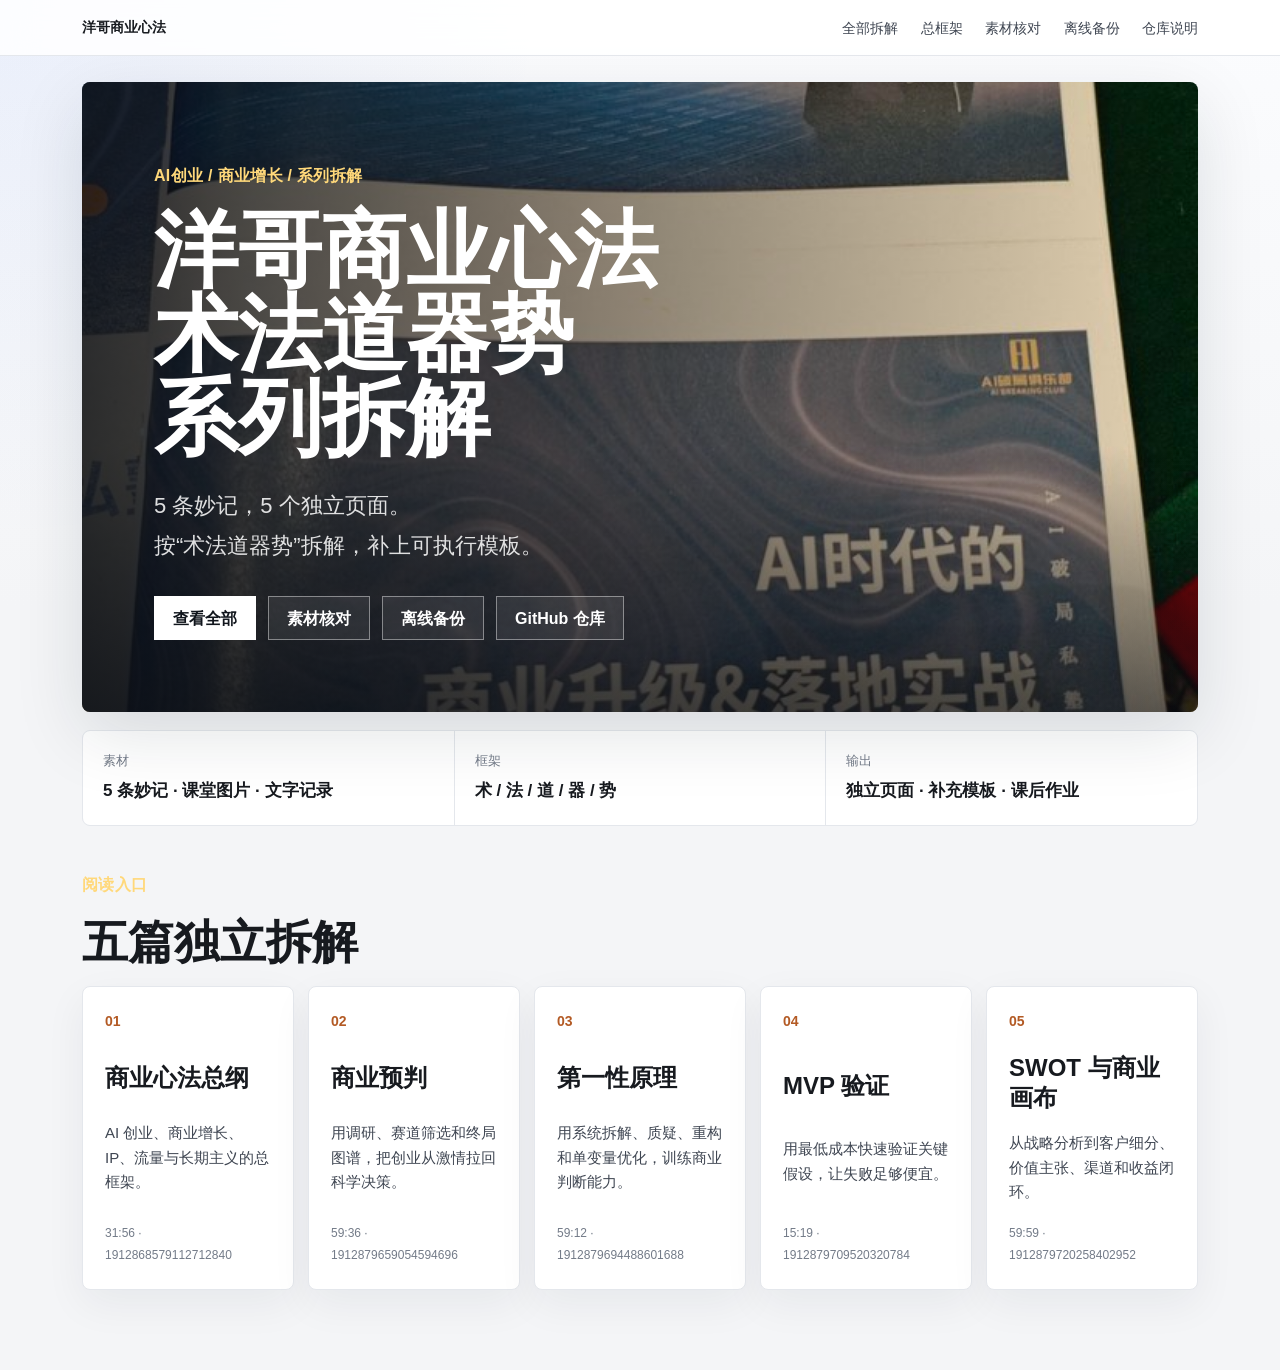
<file: index.html>
<!doctype html>
<html lang="zh-CN">
<head>
  <meta charset="utf-8">
  <meta name="viewport" content="width=device-width, initial-scale=1">
  <title>洋哥商业心法 · 术法道器势系列拆解</title>
  <meta name="description" content="基于妙记智能总结、文字记录和课堂资料整理的术法道器势系列拆解。">
  <link rel="stylesheet" href="styles.css">
</head>
<body>
<header class="site-header">
    <nav>
      <a href="index.html" class="brand">洋哥商业心法</a>
      <div>
        <a href="index.html#notes">全部拆解</a>
        <a href="index.html#framework">总框架</a>
        <a href="audit.html">素材核对</a>
        <a href="archive.html">离线备份</a>
        <a href="README.md">仓库说明</a>
      </div>
    </nav>
  </header>
  <main id="top">
    <section class="hero">
      <div class="hero-overlay"></div>
      <div class="hero-copy">
        <p class="meta">AI创业 / 商业增长 / 系列拆解</p>
        <h1>洋哥商业心法<br>术法道器势<br>系列拆解</h1>
        <p class="lead">5 条妙记，5 个独立页面。<br>按“术法道器势”拆解，补上可执行模板。</p>
        <div class="actions">
          <a class="button primary" href="#notes">查看全部</a>
          <a class="button ghost" href="audit.html">素材核对</a>
          <a class="button ghost" href="archive.html">离线备份</a>
          <a class="button ghost" href="https://github.com/siuserxiaowei/yangge-business-mindset-pages" target="_blank" rel="noreferrer">GitHub 仓库</a>
        </div>
      </div>
    </section>

    <section class="summary-band" id="framework" aria-label="页面摘要">
      <div><span>素材</span><strong>5 条妙记 · 课堂图片 · 文字记录</strong></div>
      <div><span>框架</span><strong>术 / 法 / 道 / 器 / 势</strong></div>
      <div><span>输出</span><strong>独立页面 · 补充模板 · 课后作业</strong></div>
    </section>

    <section class="hub-section" id="notes">
      <div class="section-heading">
        <p class="meta">阅读入口</p>
        <h2>五篇独立拆解</h2>
      </div>
      <div class="note-grid">
<a class="note-card" href="notes/1912868579112712840/">
        <span>01</span>
        <h3>商业心法总纲</h3>
        <p>AI 创业、商业增长、IP、流量与长期主义的总框架。</p>
        <small>31:56 · 1912868579112712840</small>
      </a>
<a class="note-card" href="notes/1912879659054594696/">
        <span>02</span>
        <h3>商业预判</h3>
        <p>用调研、赛道筛选和终局图谱，把创业从激情拉回科学决策。</p>
        <small>59:36 · 1912879659054594696</small>
      </a>
<a class="note-card" href="notes/1912879694488601688/">
        <span>03</span>
        <h3>第一性原理</h3>
        <p>用系统拆解、质疑、重构和单变量优化，训练商业判断能力。</p>
        <small>59:12 · 1912879694488601688</small>
      </a>
<a class="note-card" href="notes/1912879709520320784/">
        <span>04</span>
        <h3>MVP 验证</h3>
        <p>用最低成本快速验证关键假设，让失败足够便宜。</p>
        <small>15:19 · 1912879709520320784</small>
      </a>
<a class="note-card" href="notes/1912879720258402952/">
        <span>05</span>
        <h3>SWOT 与商业画布</h3>
        <p>从战略分析到客户细分、价值主张、渠道和收益闭环。</p>
        <small>59:59 · 1912879720258402952</small>
      </a>
      </div>
    </section>
  </main>
</body>
</html>
</file>
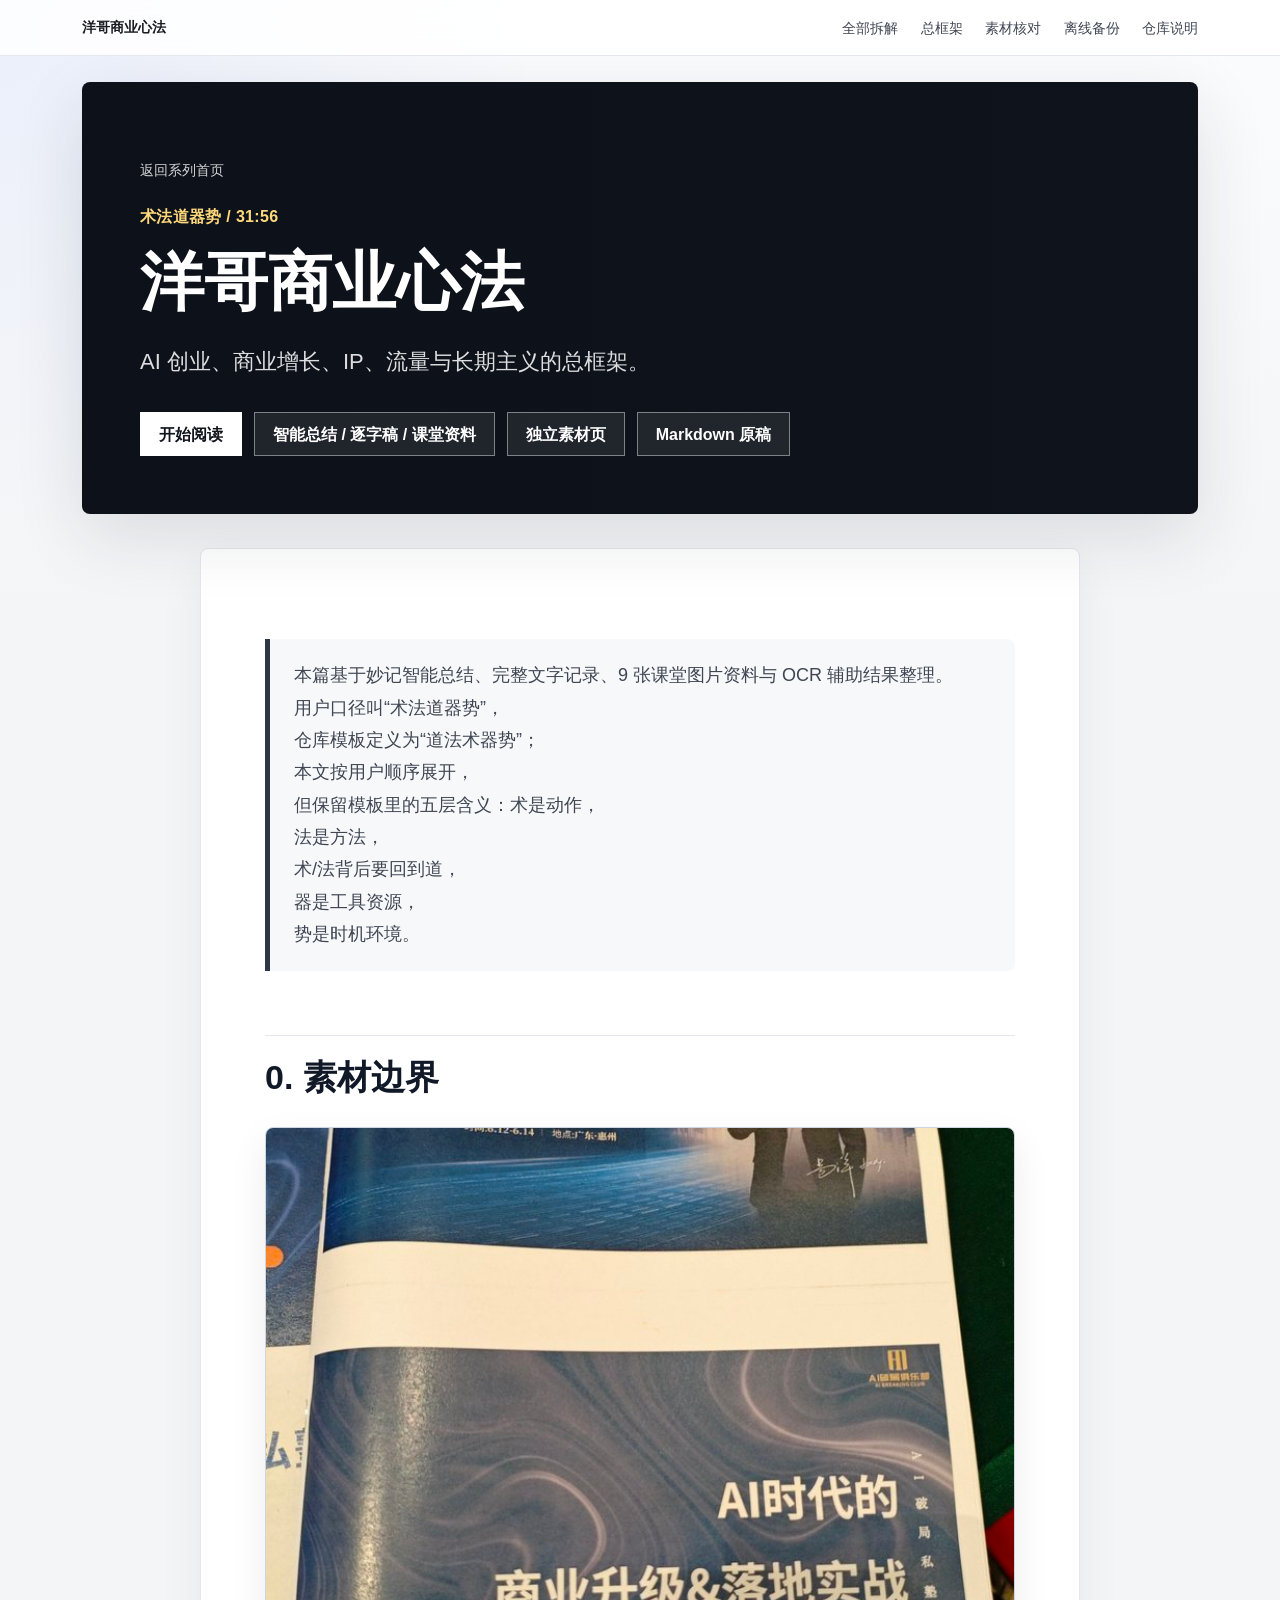
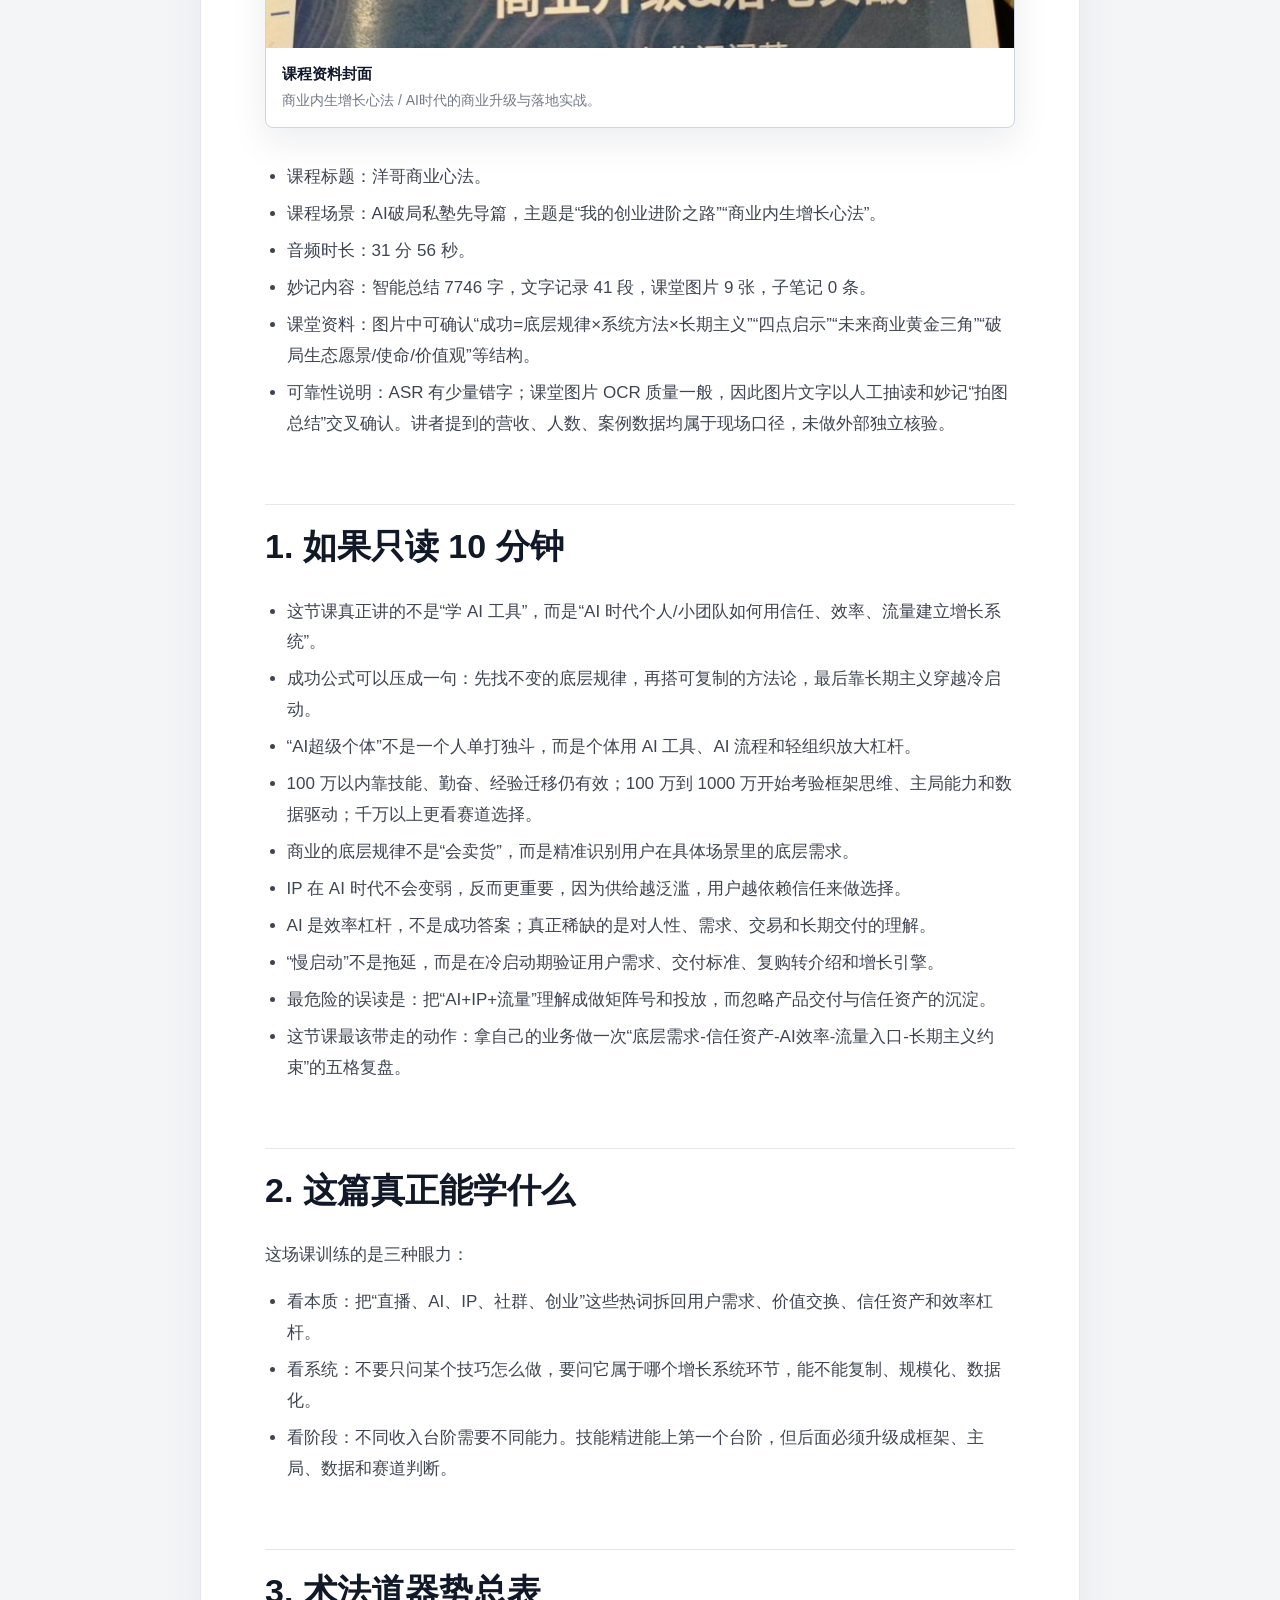
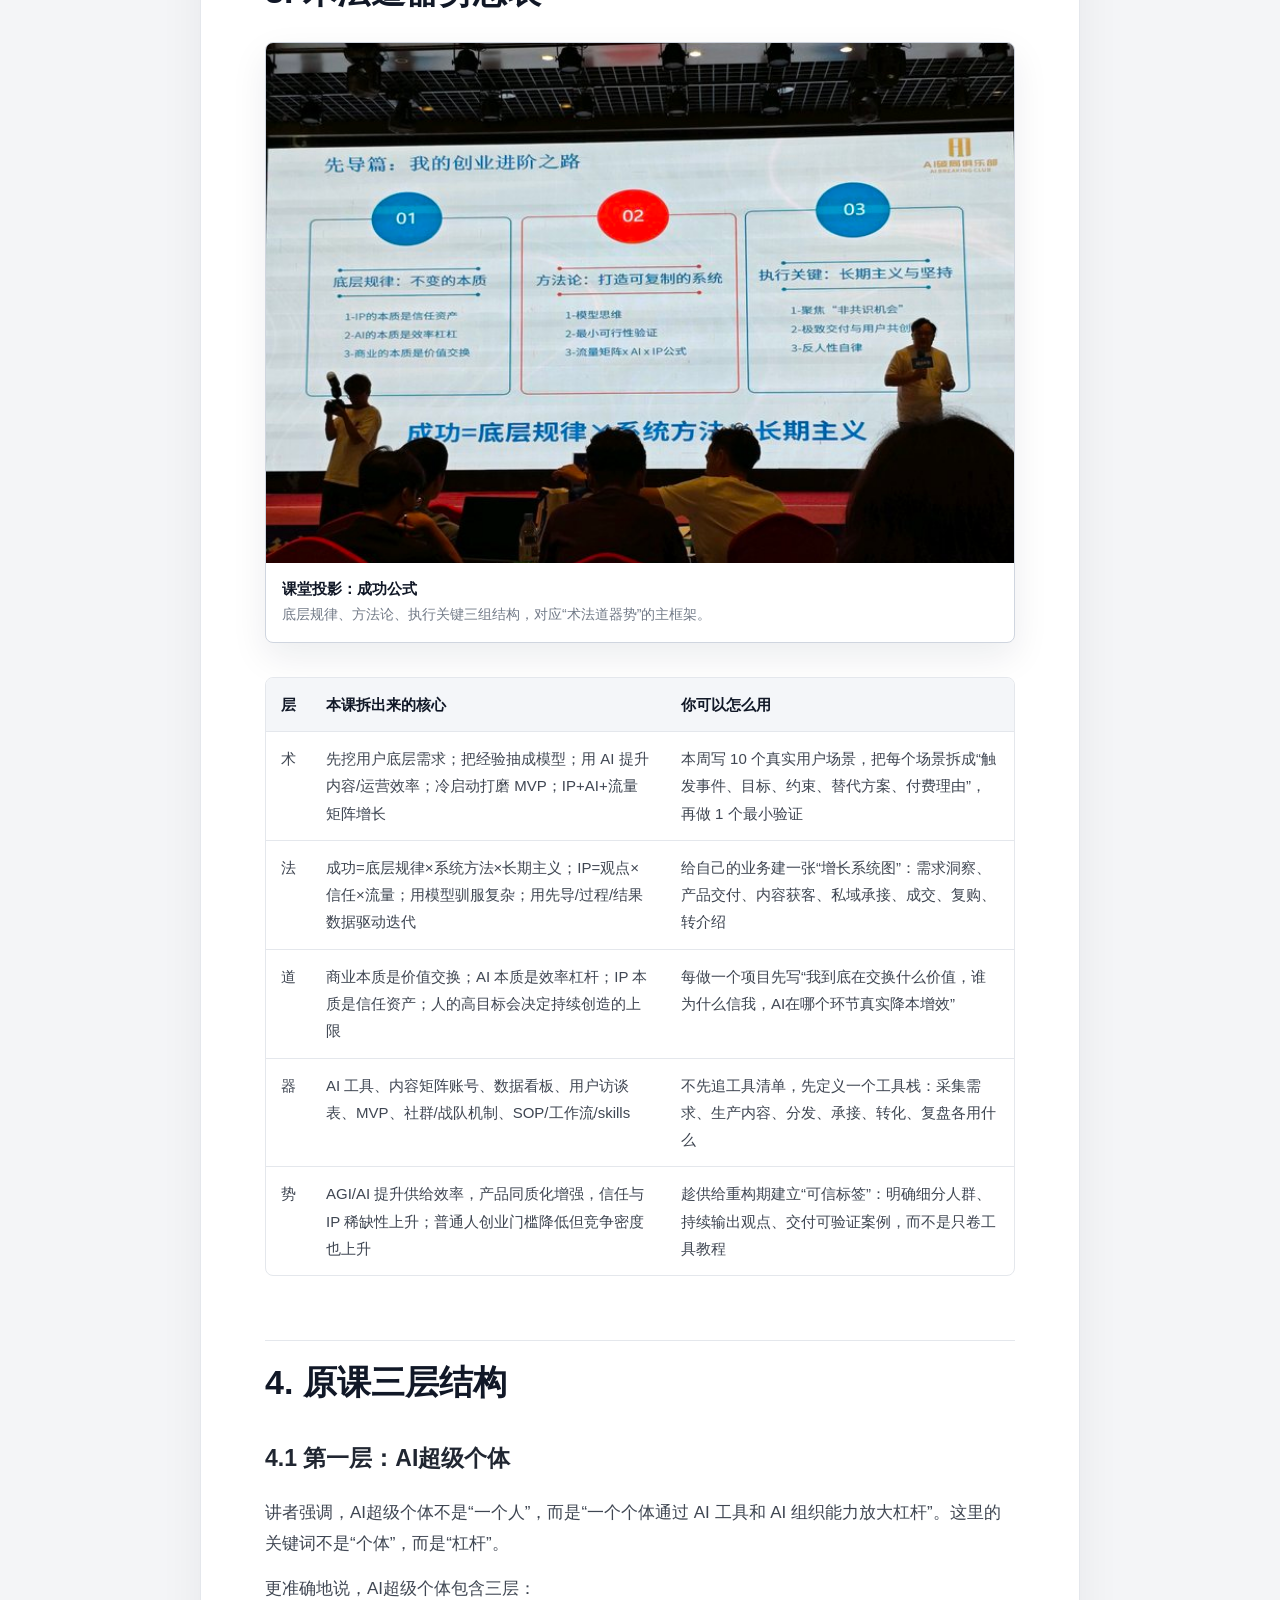
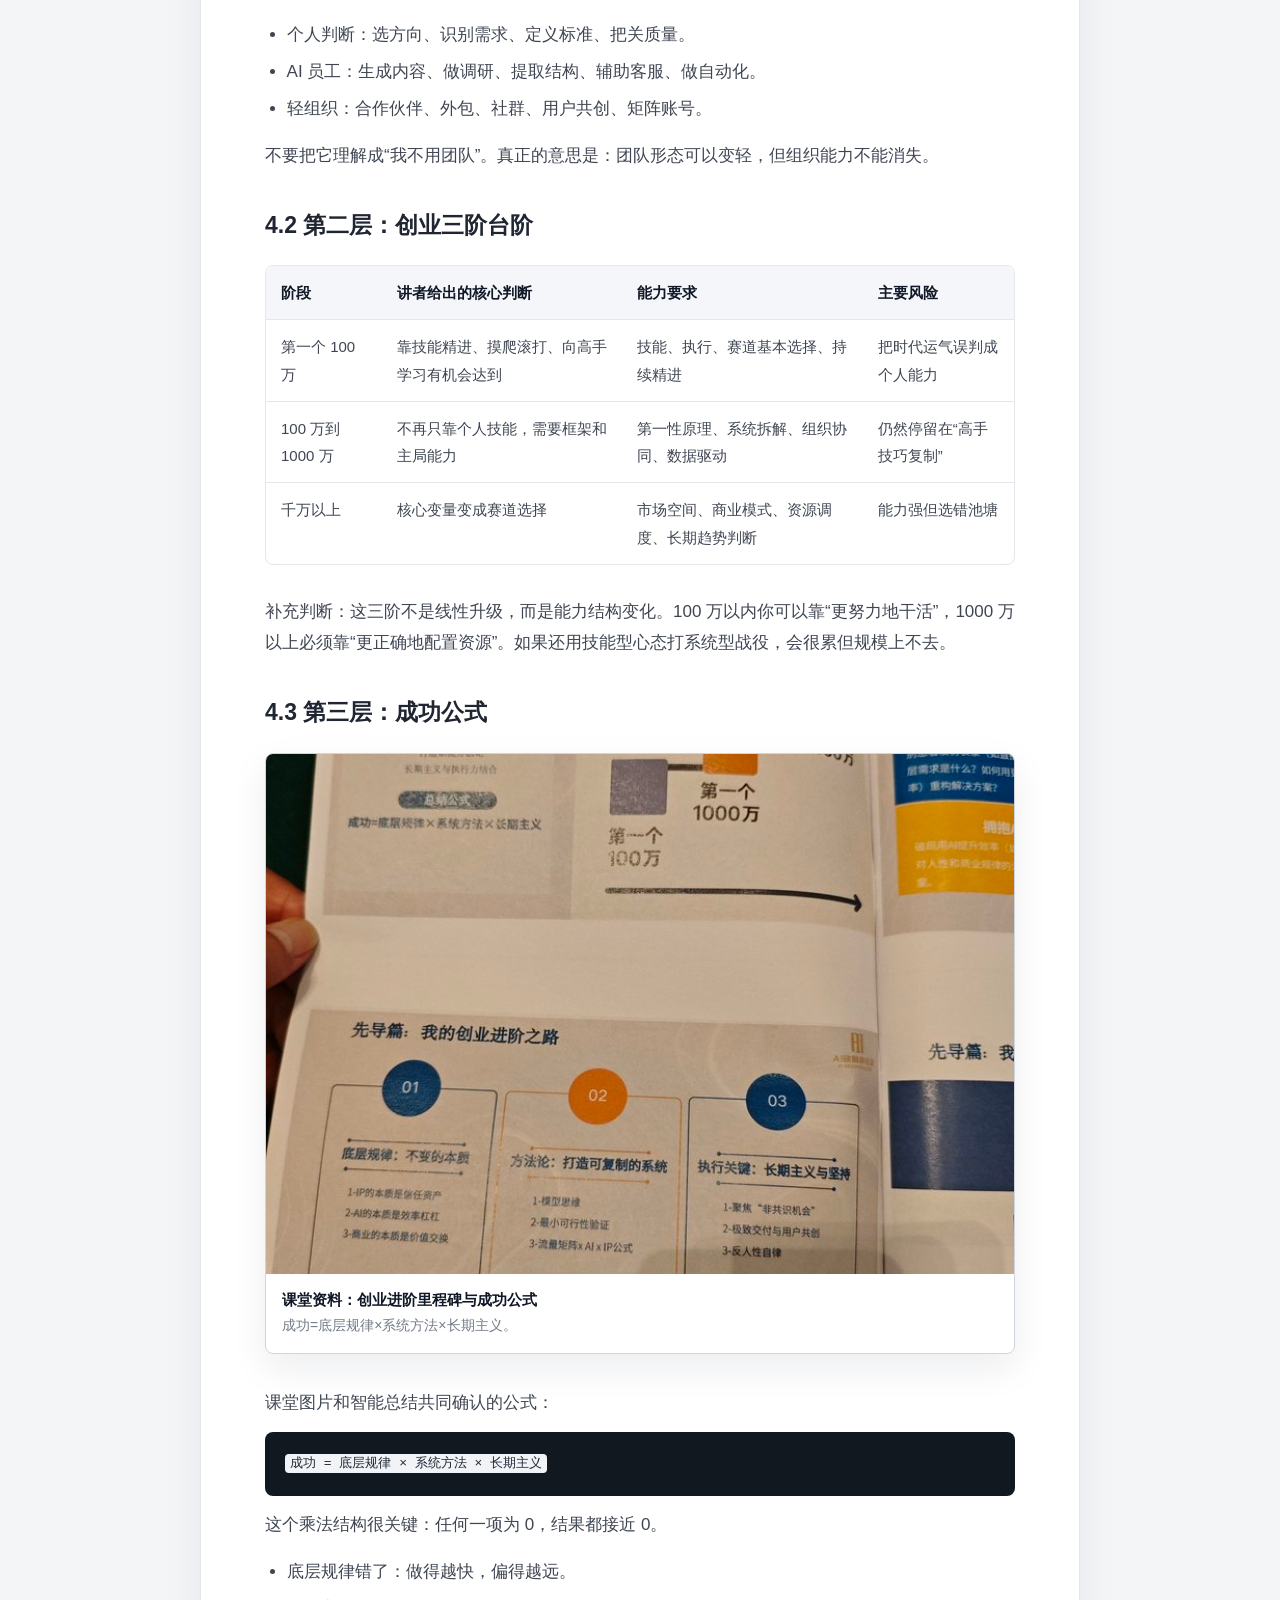
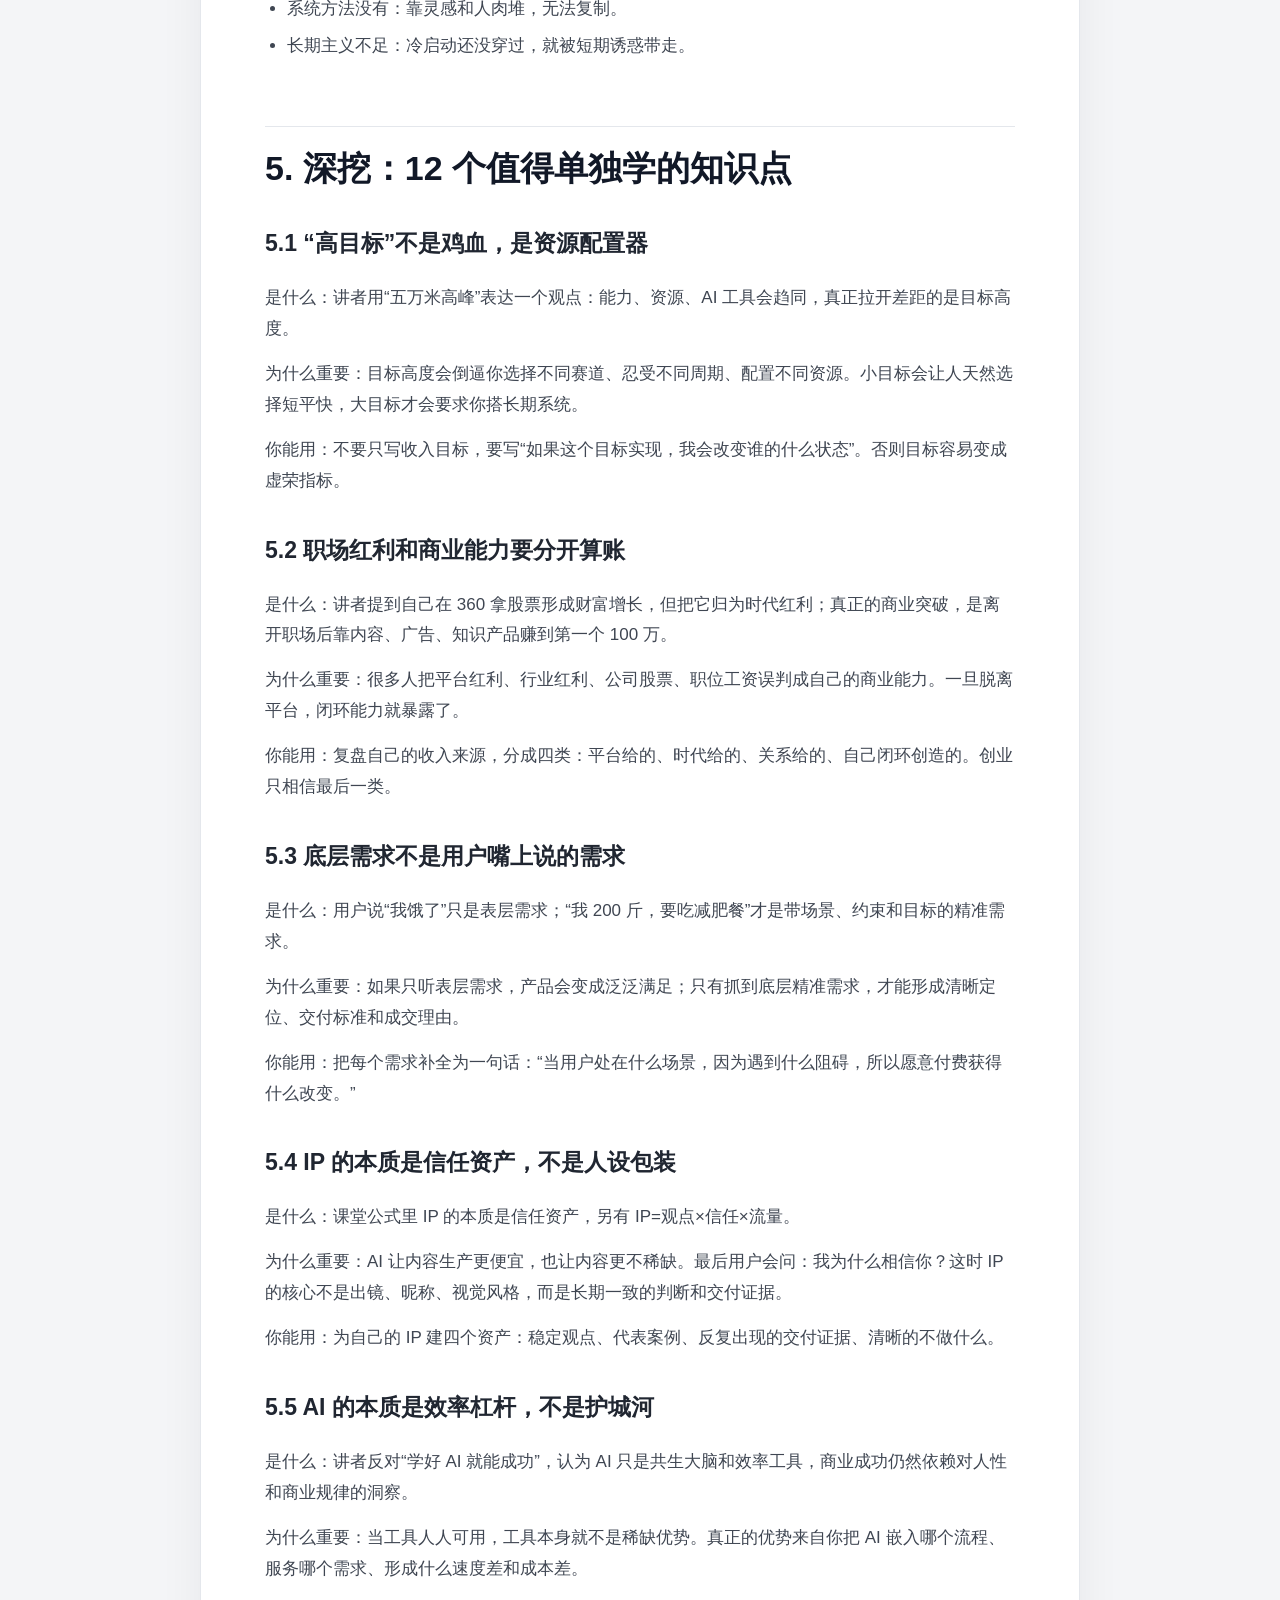
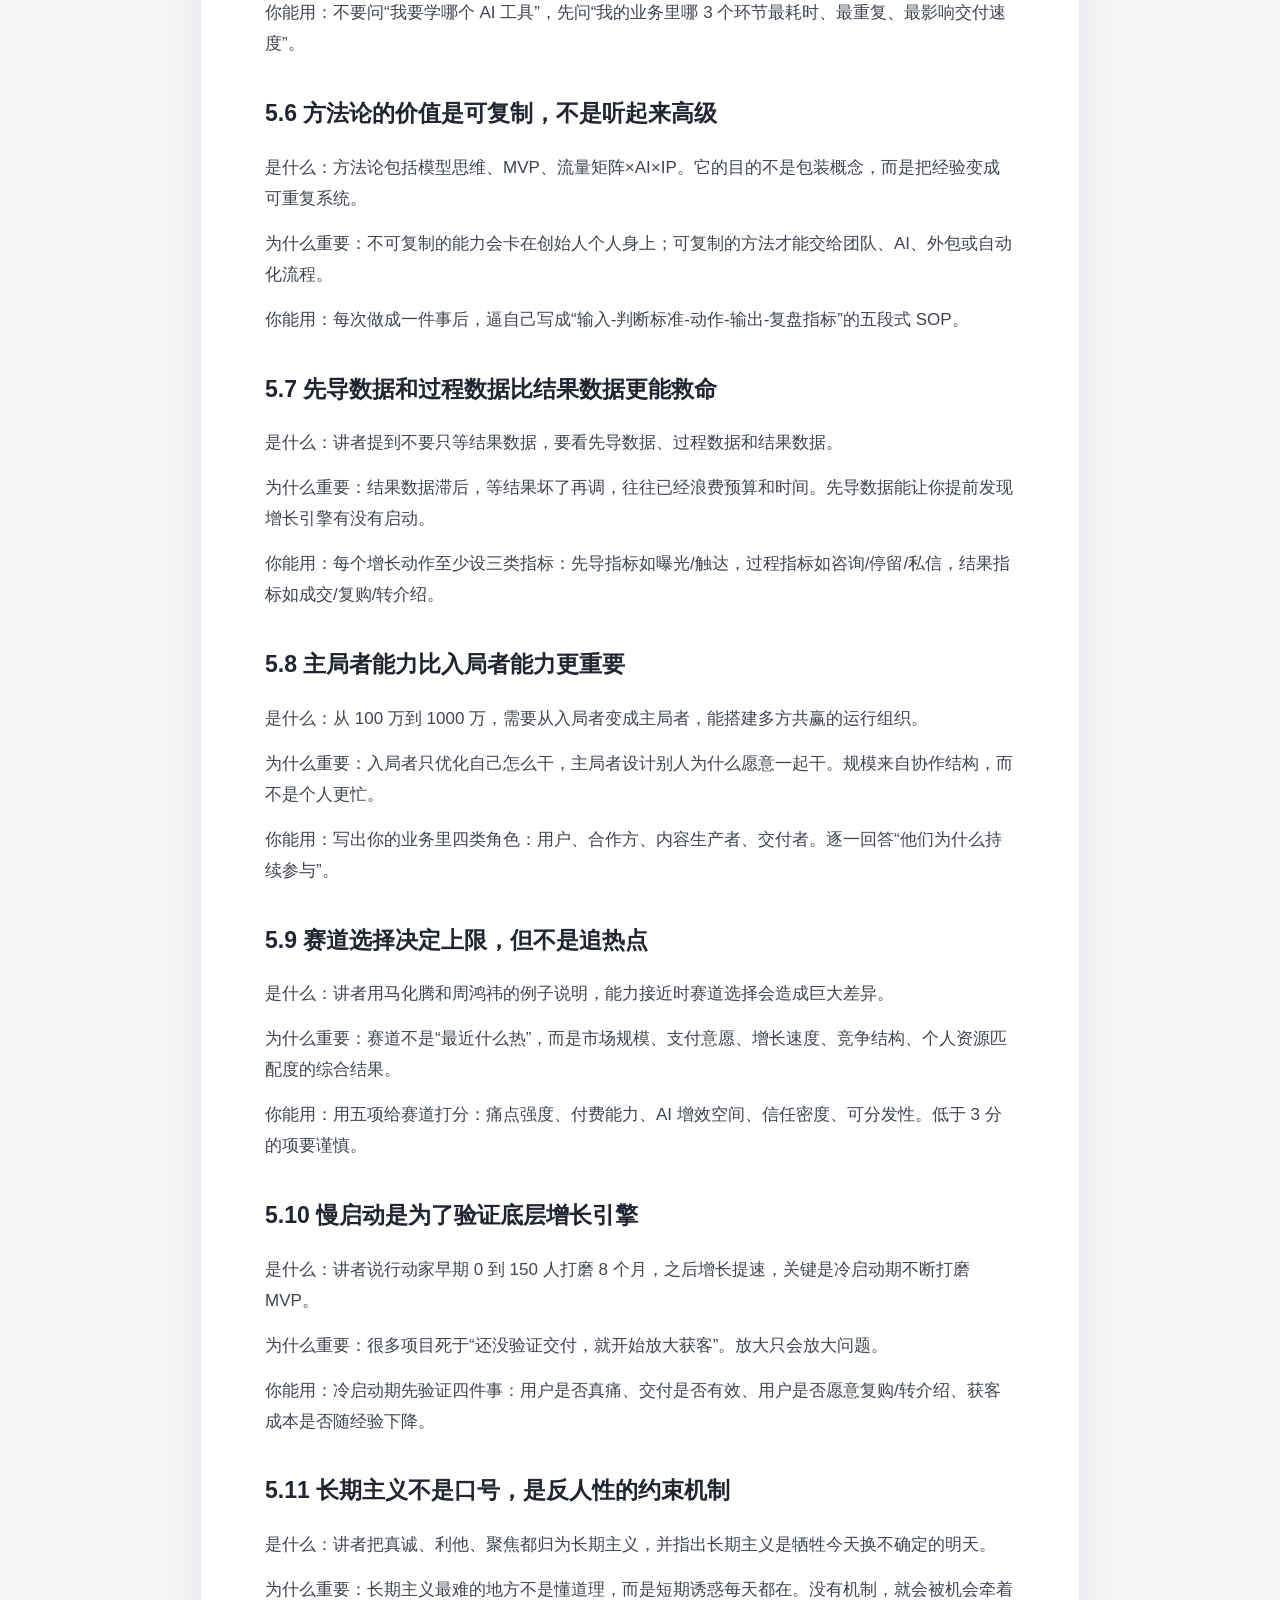
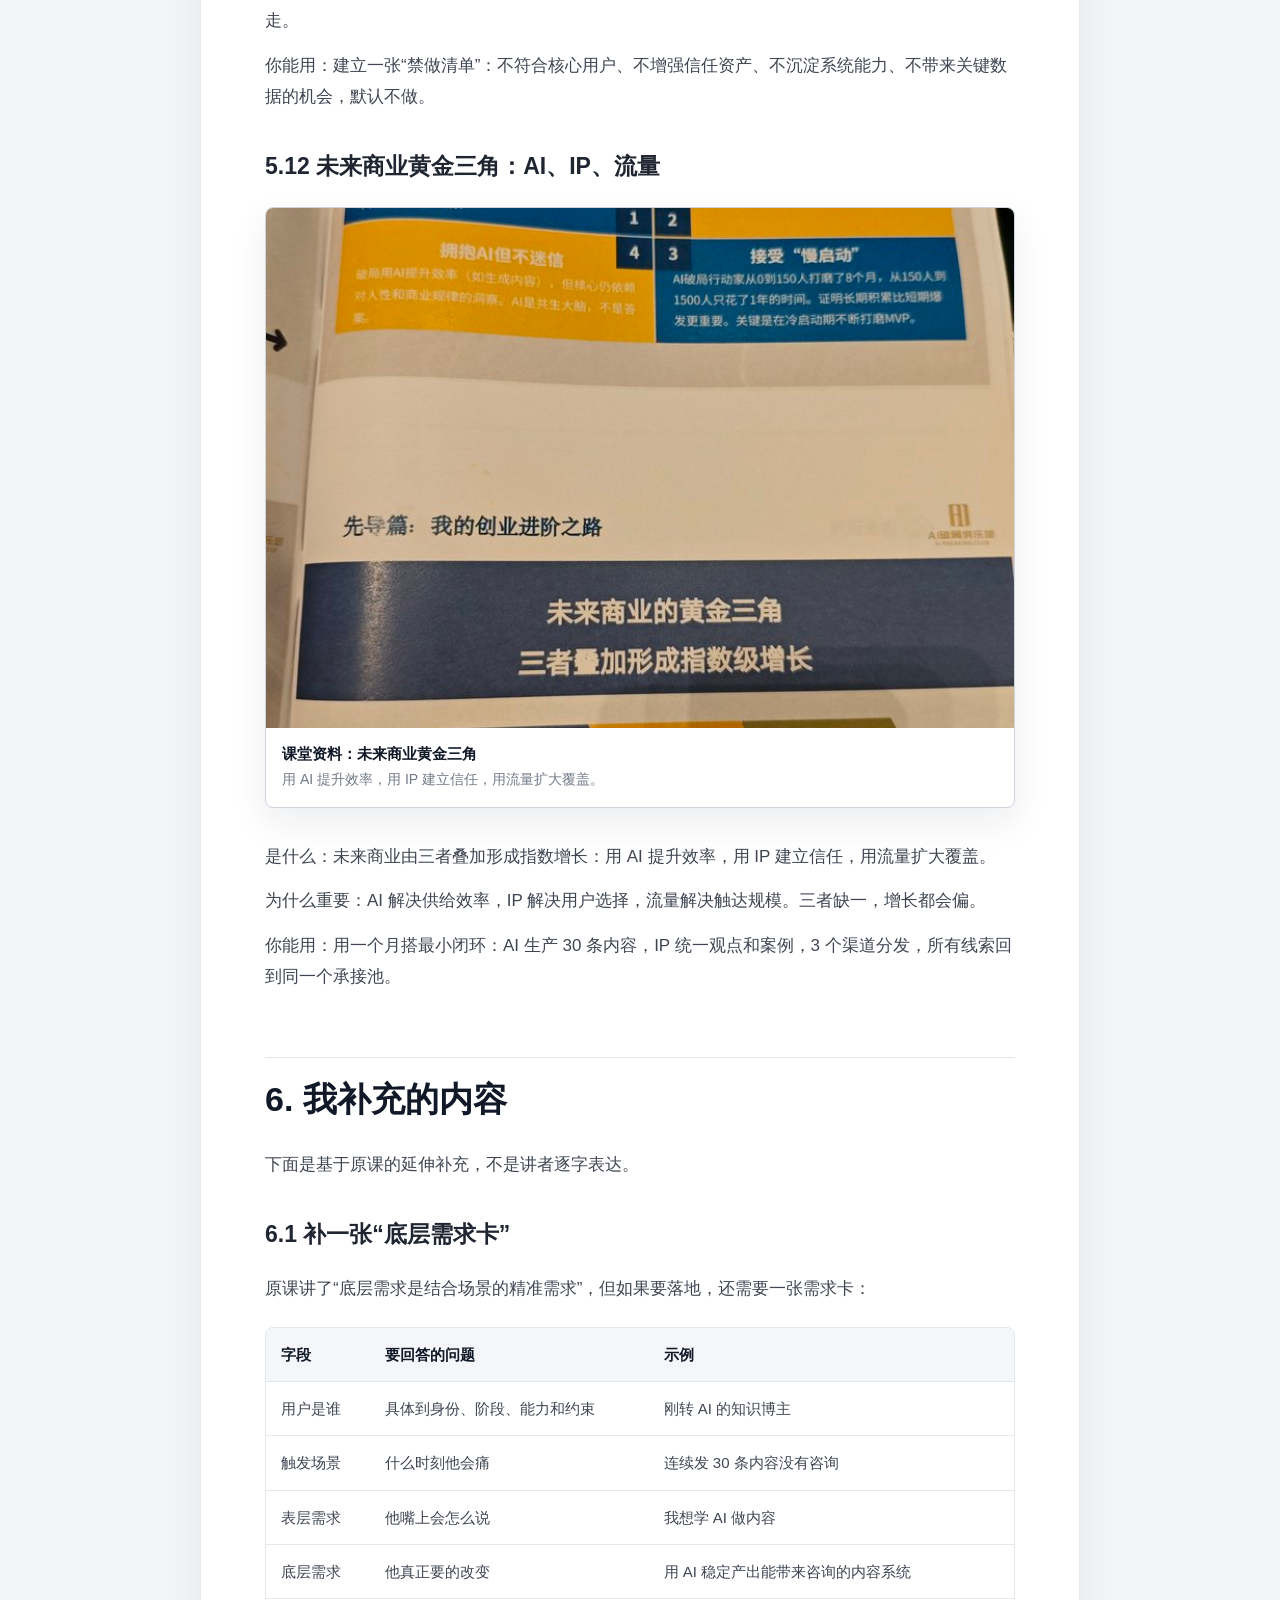
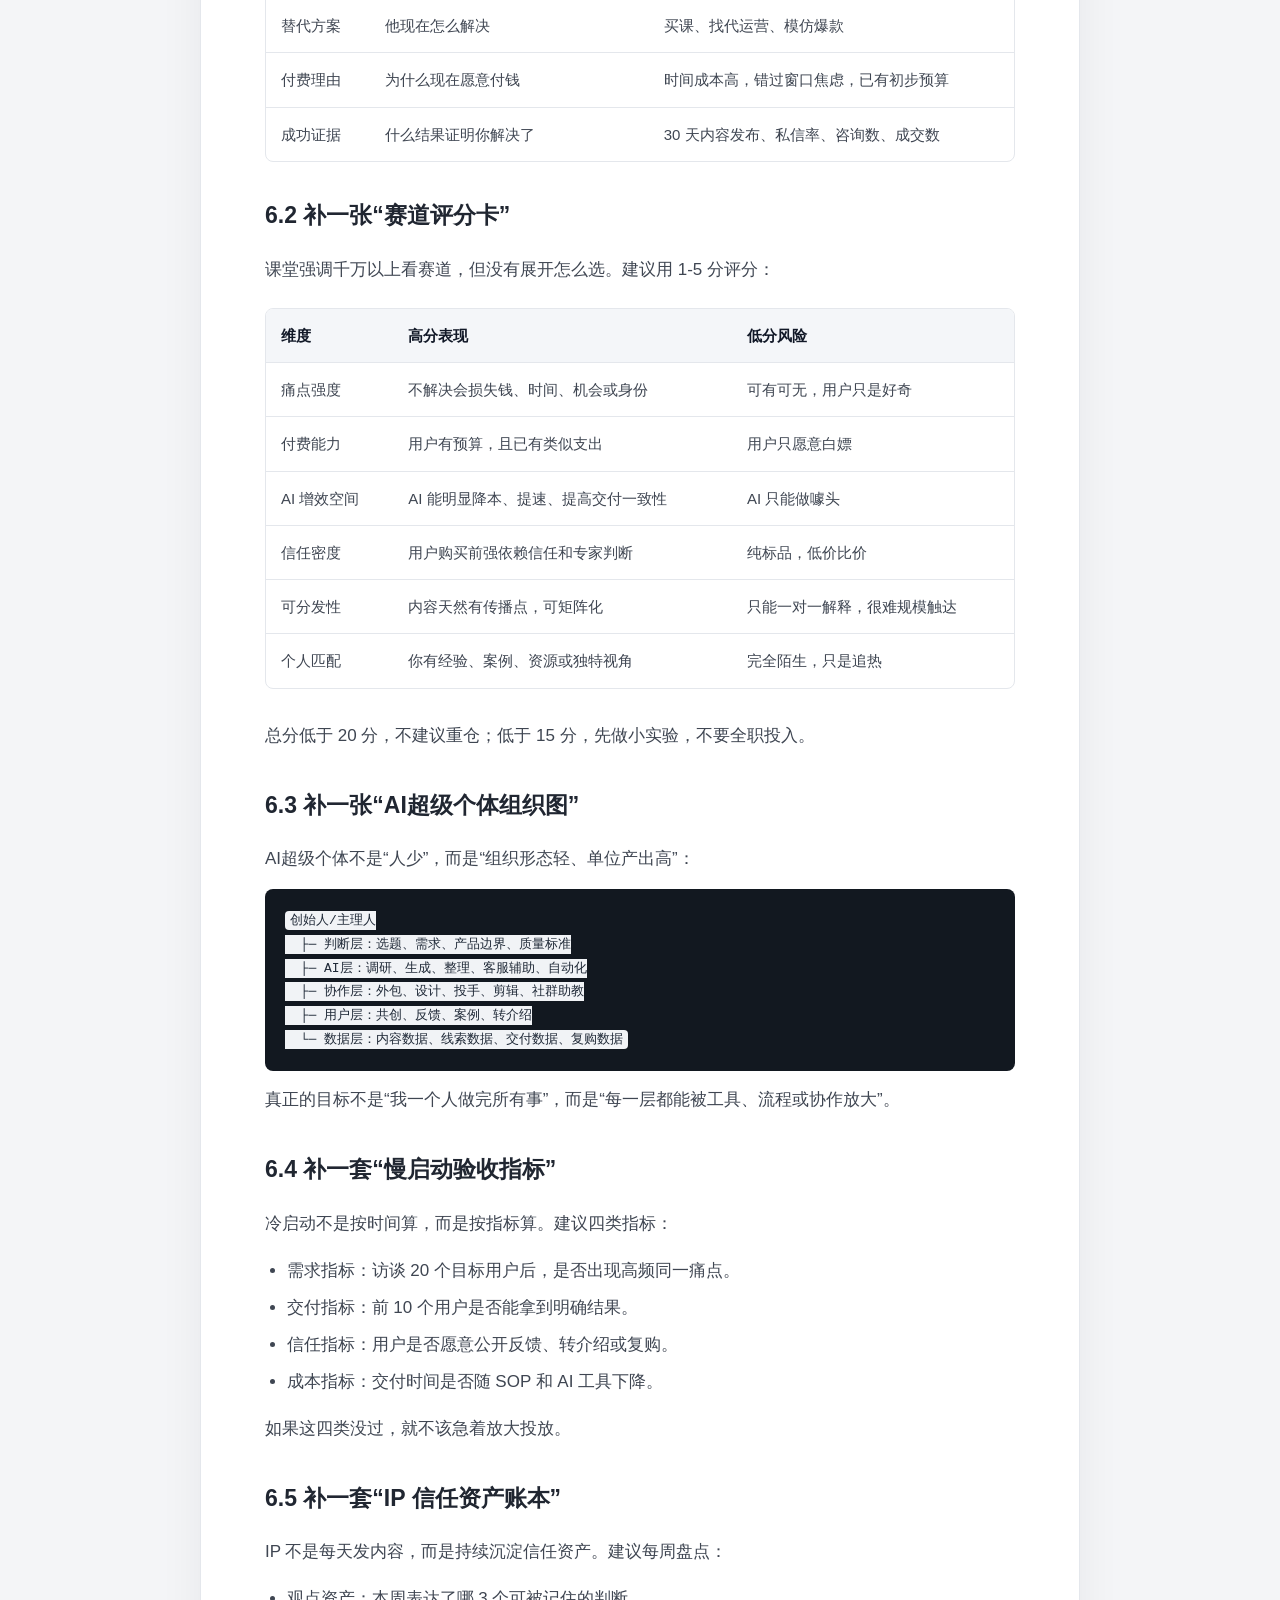
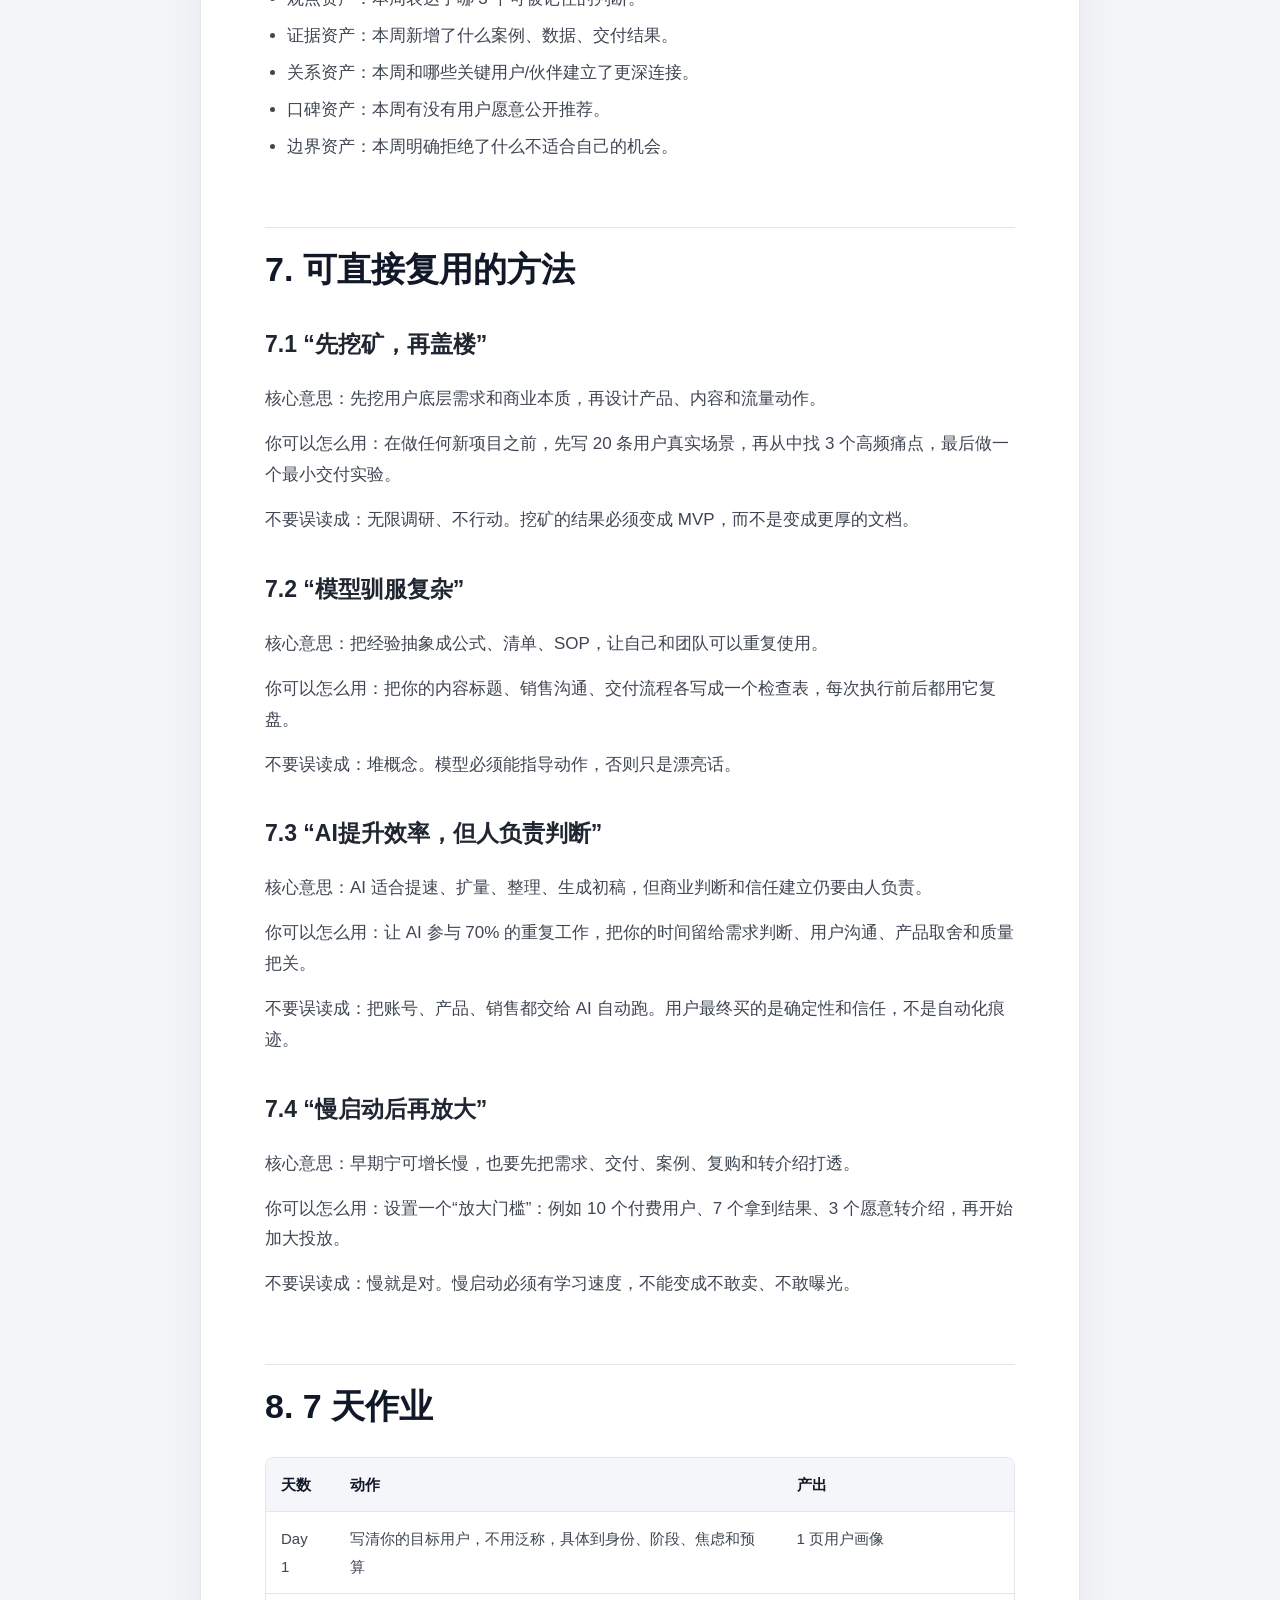
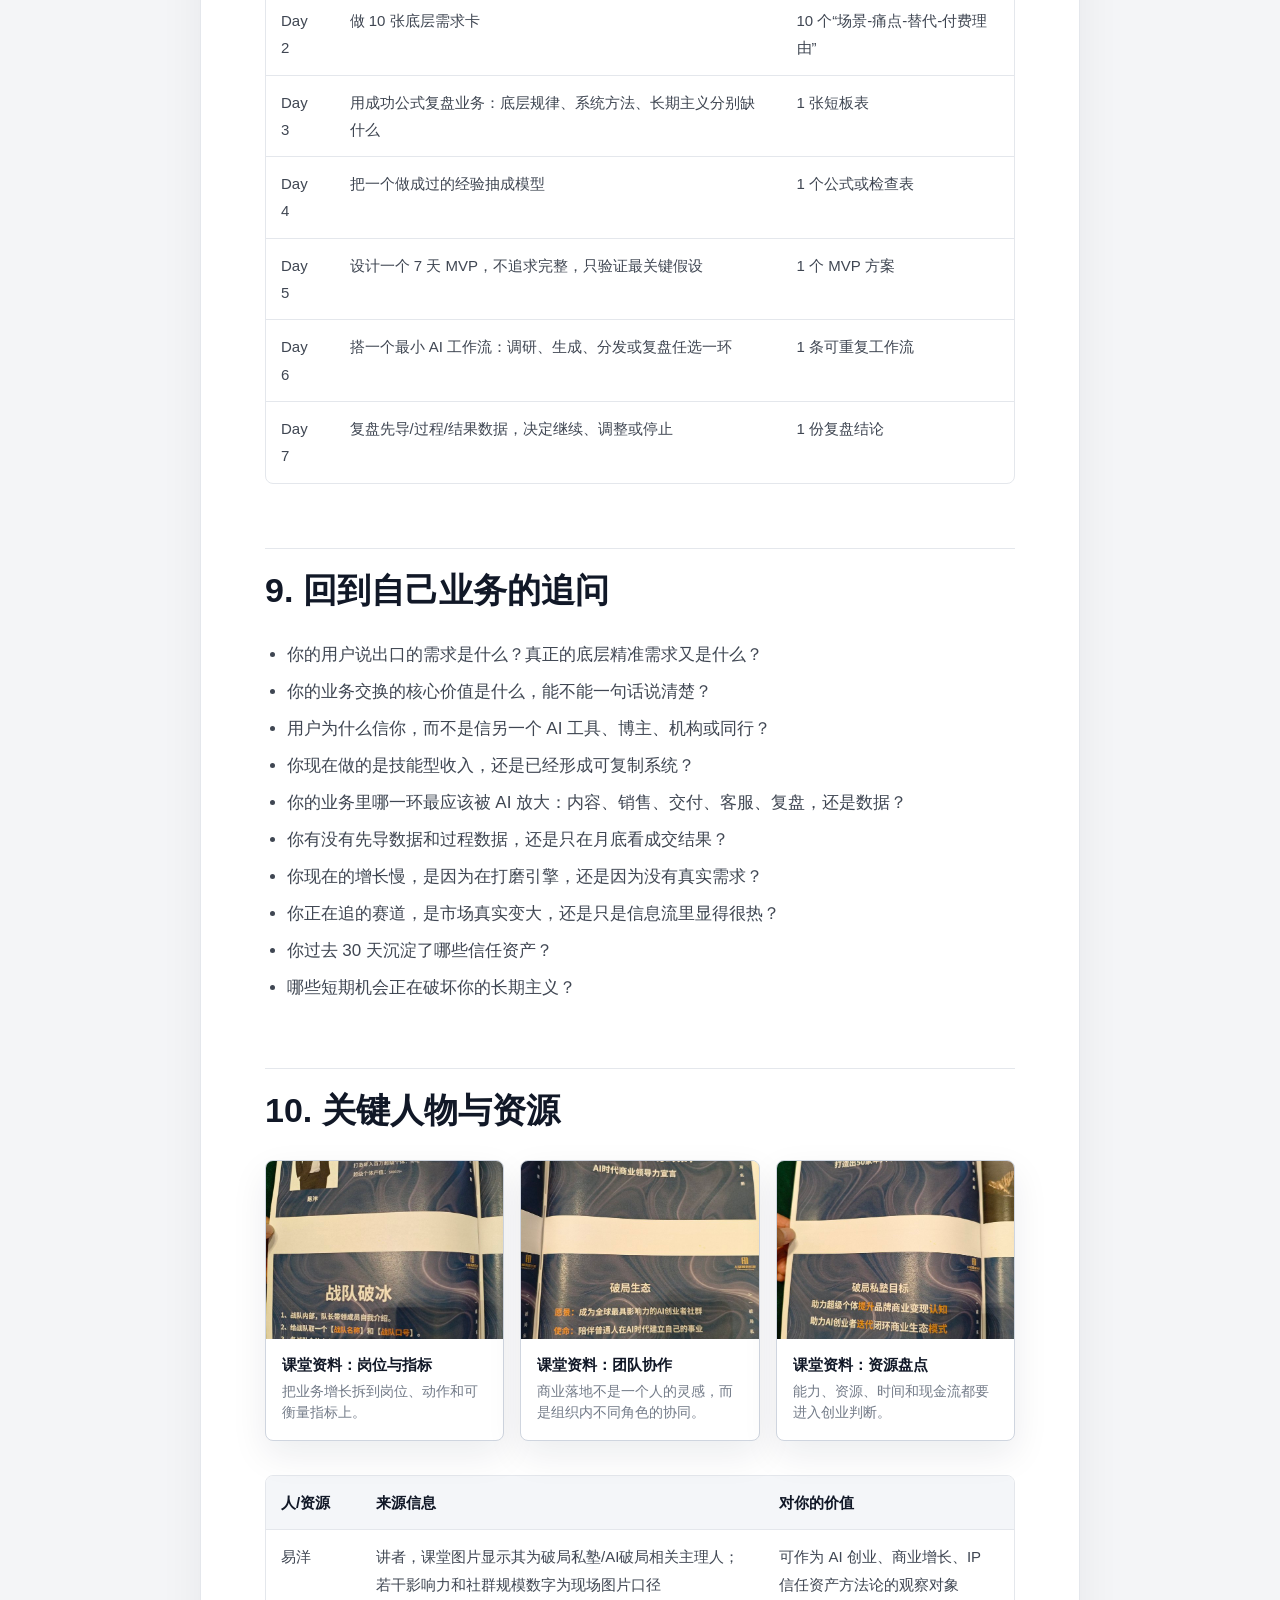
<file: notes/1912868579112712840/index.html>
<!doctype html>
<html lang="zh-CN">
<head>
  <meta charset="utf-8">
  <meta name="viewport" content="width=device-width, initial-scale=1">
  <title>洋哥商业心法 · 术法道器势拆解</title>
  <meta name="description" content="AI 创业、商业增长、IP、流量与长期主义的总框架。">
  <link rel="stylesheet" href="../../styles.css">
</head>
<body>
<header class="site-header">
    <nav>
      <a href="../../index.html" class="brand">洋哥商业心法</a>
      <div>
        <a href="../../index.html#notes">全部拆解</a>
        <a href="../../index.html#framework">总框架</a>
        <a href="../../audit.html">素材核对</a>
        <a href="../../archive.html">离线备份</a>
        <a href="../../README.md">仓库说明</a>
      </div>
    </nav>
  </header>
  <main id="top">
    <section class="article-hero">
      <div class="article-hero-copy">
        <a class="back-link" href="../../index.html">返回系列首页</a>
        <p class="meta">术法道器势 / 31:56</p>
        <h1>洋哥商业心法</h1>
        <p class="lead">AI 创业、商业增长、IP、流量与长期主义的总框架。</p>
        <div class="actions">
          <a class="button primary" href="#1-如果只读-10-分钟">开始阅读</a>
          <a class="button ghost" href="#materials-appendix">智能总结 / 逐字稿 / 课堂资料</a>
          <a class="button ghost" href="materials.html">独立素材页</a>
          <a class="button ghost" href="analysis.md">Markdown 原稿</a>
        </div>
      </div>
    </section>

    <article class="content">
<blockquote><p>本篇基于妙记智能总结、完整文字记录、9 张课堂图片资料与 OCR 辅助结果整理。<br>用户口径叫“术法道器势”，<br>仓库模板定义为“道法术器势”；<br>本文按用户顺序展开，<br>但保留模板里的五层含义：术是动作，<br>法是方法，<br>术/法背后要回到道，<br>器是工具资源，<br>势是时机环境。<br></p></blockquote>
<h2 id="0-素材边界">0. 素材边界</h2>
<div class="material-single">
<figure class="inline-material">
  <a href="assets/class-images/03-003_aJR6Tk-01.jpg" target="_blank" rel="noreferrer">
    <img src="assets/class-images/03-003_aJR6Tk-01.jpg" alt="课程资料封面" loading="lazy">
  </a>
  <figcaption><strong>课程资料封面</strong><span>商业内生增长心法 / AI时代的商业升级与落地实战。</span></figcaption>
</figure>
</div>
<ul>
<li>课程标题：洋哥商业心法。</li>
<li>课程场景：AI破局私塾先导篇，主题是“我的创业进阶之路”“商业内生增长心法”。</li>
<li>音频时长：31 分 56 秒。</li>
<li>妙记内容：智能总结 7746 字，文字记录 41 段，课堂图片 9 张，子笔记 0 条。</li>
<li>课堂资料：图片中可确认“成功=底层规律×系统方法×长期主义”“四点启示”“未来商业黄金三角”“破局生态愿景/使命/价值观”等结构。</li>
<li>可靠性说明：ASR 有少量错字；课堂图片 OCR 质量一般，因此图片文字以人工抽读和妙记“拍图总结”交叉确认。讲者提到的营收、人数、案例数据均属于现场口径，未做外部独立核验。</li>
</ul>
<h2 id="1-如果只读-10-分钟">1. 如果只读 10 分钟</h2>
<ul>
<li>这节课真正讲的不是“学 AI 工具”，而是“AI 时代个人/小团队如何用信任、效率、流量建立增长系统”。</li>
<li>成功公式可以压成一句：先找不变的底层规律，再搭可复制的方法论，最后靠长期主义穿越冷启动。</li>
<li>“AI超级个体”不是一个人单打独斗，而是个体用 AI 工具、AI 流程和轻组织放大杠杆。</li>
<li>100 万以内靠技能、勤奋、经验迁移仍有效；100 万到 1000 万开始考验框架思维、主局能力和数据驱动；千万以上更看赛道选择。</li>
<li>商业的底层规律不是“会卖货”，而是精准识别用户在具体场景里的底层需求。</li>
<li>IP 在 AI 时代不会变弱，反而更重要，因为供给越泛滥，用户越依赖信任来做选择。</li>
<li>AI 是效率杠杆，不是成功答案；真正稀缺的是对人性、需求、交易和长期交付的理解。</li>
<li>“慢启动”不是拖延，而是在冷启动期验证用户需求、交付标准、复购转介绍和增长引擎。</li>
<li>最危险的误读是：把“AI+IP+流量”理解成做矩阵号和投放，而忽略产品交付与信任资产的沉淀。</li>
<li>这节课最该带走的动作：拿自己的业务做一次“底层需求-信任资产-AI效率-流量入口-长期主义约束”的五格复盘。</li>
</ul>
<h2 id="2-这篇真正能学什么">2. 这篇真正能学什么</h2>
<p>这场课训练的是三种眼力：</p>
<ul>
<li>看本质：把“直播、AI、IP、社群、创业”这些热词拆回用户需求、价值交换、信任资产和效率杠杆。</li>
<li>看系统：不要只问某个技巧怎么做，要问它属于哪个增长系统环节，能不能复制、规模化、数据化。</li>
<li>看阶段：不同收入台阶需要不同能力。技能精进能上第一个台阶，但后面必须升级成框架、主局、数据和赛道判断。</li>
</ul>
<h2 id="3-术法道器势总表">3. 术法道器势总表</h2>
<div class="material-single">
<figure class="inline-material">
  <a href="assets/class-images/01-001_WadRXb-01.jpg" target="_blank" rel="noreferrer">
    <img src="assets/class-images/01-001_WadRXb-01.jpg" alt="课堂投影：成功公式" loading="lazy">
  </a>
  <figcaption><strong>课堂投影：成功公式</strong><span>底层规律、方法论、执行关键三组结构，对应“术法道器势”的主框架。</span></figcaption>
</figure>
</div>
<div class="table-wrap"><table><thead><tr><th>层</th><th>本课拆出来的核心</th><th>你可以怎么用</th></tr></thead><tbody><tr><td>术</td><td>先挖用户底层需求；把经验抽成模型；用 AI 提升内容/运营效率；冷启动打磨 MVP；IP+AI+流量矩阵增长</td><td>本周写 10 个真实用户场景，把每个场景拆成“触发事件、目标、约束、替代方案、付费理由”，再做 1 个最小验证</td></tr><tr><td>法</td><td>成功=底层规律×系统方法×长期主义；IP=观点×信任×流量；用模型驯服复杂；用先导/过程/结果数据驱动迭代</td><td>给自己的业务建一张“增长系统图”：需求洞察、产品交付、内容获客、私域承接、成交、复购、转介绍</td></tr><tr><td>道</td><td>商业本质是价值交换；AI 本质是效率杠杆；IP 本质是信任资产；人的高目标会决定持续创造的上限</td><td>每做一个项目先写“我到底在交换什么价值，谁为什么信我，AI在哪个环节真实降本增效”</td></tr><tr><td>器</td><td>AI 工具、内容矩阵账号、数据看板、用户访谈表、MVP、社群/战队机制、SOP/工作流/skills</td><td>不先追工具清单，先定义一个工具栈：采集需求、生产内容、分发、承接、转化、复盘各用什么</td></tr><tr><td>势</td><td>AGI/AI 提升供给效率，产品同质化增强，信任与 IP 稀缺性上升；普通人创业门槛降低但竞争密度也上升</td><td>趁供给重构期建立“可信标签”：明确细分人群、持续输出观点、交付可验证案例，而不是只卷工具教程</td></tr></tbody></table></div>
<h2 id="4-原课三层结构">4. 原课三层结构</h2>
<h3 id="4-1-第一层-ai超级个体">4.1 第一层：AI超级个体</h3>
<p>讲者强调，AI超级个体不是“一个人”，而是“一个个体通过 AI 工具和 AI 组织能力放大杠杆”。这里的关键词不是“个体”，而是“杠杆”。</p>
<p>更准确地说，AI超级个体包含三层：</p>
<ul>
<li>个人判断：选方向、识别需求、定义标准、把关质量。</li>
<li>AI 员工：生成内容、做调研、提取结构、辅助客服、做自动化。</li>
<li>轻组织：合作伙伴、外包、社群、用户共创、矩阵账号。</li>
</ul>
<p>不要把它理解成“我不用团队”。真正的意思是：团队形态可以变轻，但组织能力不能消失。</p>
<h3 id="4-2-第二层-创业三阶台阶">4.2 第二层：创业三阶台阶</h3>
<div class="table-wrap"><table><thead><tr><th>阶段</th><th>讲者给出的核心判断</th><th>能力要求</th><th>主要风险</th></tr></thead><tbody><tr><td>第一个 100 万</td><td>靠技能精进、摸爬滚打、向高手学习有机会达到</td><td>技能、执行、赛道基本选择、持续精进</td><td>把时代运气误判成个人能力</td></tr><tr><td>100 万到 1000 万</td><td>不再只靠个人技能，需要框架和主局能力</td><td>第一性原理、系统拆解、组织协同、数据驱动</td><td>仍然停留在“高手技巧复制”</td></tr><tr><td>千万以上</td><td>核心变量变成赛道选择</td><td>市场空间、商业模式、资源调度、长期趋势判断</td><td>能力强但选错池塘</td></tr></tbody></table></div>
<p>补充判断：这三阶不是线性升级，而是能力结构变化。100 万以内你可以靠“更努力地干活”，1000 万以上必须靠“更正确地配置资源”。如果还用技能型心态打系统型战役，会很累但规模上不去。</p>
<h3 id="4-3-第三层-成功公式">4.3 第三层：成功公式</h3>
<div class="material-single">
<figure class="inline-material">
  <a href="assets/class-images/08-008_2irXy8-01.jpg" target="_blank" rel="noreferrer">
    <img src="assets/class-images/08-008_2irXy8-01.jpg" alt="课堂资料：创业进阶里程碑与成功公式" loading="lazy">
  </a>
  <figcaption><strong>课堂资料：创业进阶里程碑与成功公式</strong><span>成功=底层规律×系统方法×长期主义。</span></figcaption>
</figure>
</div>
<p>课堂图片和智能总结共同确认的公式：</p>
<pre><code>成功 = 底层规律 × 系统方法 × 长期主义</code></pre>
<p>这个乘法结构很关键：任何一项为 0，结果都接近 0。</p>
<ul>
<li>底层规律错了：做得越快，偏得越远。</li>
<li>系统方法没有：靠灵感和人肉堆，无法复制。</li>
<li>长期主义不足：冷启动还没穿过，就被短期诱惑带走。</li>
</ul>
<h2 id="5-深挖-12-个值得单独学的知识点">5. 深挖：12 个值得单独学的知识点</h2>
<h3 id="5-1-高目标-不是鸡血-是资源配置器">5.1 “高目标”不是鸡血，是资源配置器</h3>
<p>是什么：讲者用“五万米高峰”表达一个观点：能力、资源、AI 工具会趋同，真正拉开差距的是目标高度。</p>
<p>为什么重要：目标高度会倒逼你选择不同赛道、忍受不同周期、配置不同资源。小目标会让人天然选择短平快，大目标才会要求你搭长期系统。</p>
<p>你能用：不要只写收入目标，要写“如果这个目标实现，我会改变谁的什么状态”。否则目标容易变成虚荣指标。</p>
<h3 id="5-2-职场红利和商业能力要分开算账">5.2 职场红利和商业能力要分开算账</h3>
<p>是什么：讲者提到自己在 360 拿股票形成财富增长，但把它归为时代红利；真正的商业突破，是离开职场后靠内容、广告、知识产品赚到第一个 100 万。</p>
<p>为什么重要：很多人把平台红利、行业红利、公司股票、职位工资误判成自己的商业能力。一旦脱离平台，闭环能力就暴露了。</p>
<p>你能用：复盘自己的收入来源，分成四类：平台给的、时代给的、关系给的、自己闭环创造的。创业只相信最后一类。</p>
<h3 id="5-3-底层需求不是用户嘴上说的需求">5.3 底层需求不是用户嘴上说的需求</h3>
<p>是什么：用户说“我饿了”只是表层需求；“我 200 斤，要吃减肥餐”才是带场景、约束和目标的精准需求。</p>
<p>为什么重要：如果只听表层需求，产品会变成泛泛满足；只有抓到底层精准需求，才能形成清晰定位、交付标准和成交理由。</p>
<p>你能用：把每个需求补全为一句话：“当用户处在什么场景，因为遇到什么阻碍，所以愿意付费获得什么改变。”</p>
<h3 id="5-4-ip-的本质是信任资产-不是人设包装">5.4 IP 的本质是信任资产，不是人设包装</h3>
<p>是什么：课堂公式里 IP 的本质是信任资产，另有 IP=观点×信任×流量。</p>
<p>为什么重要：AI 让内容生产更便宜，也让内容更不稀缺。最后用户会问：我为什么相信你？这时 IP 的核心不是出镜、昵称、视觉风格，而是长期一致的判断和交付证据。</p>
<p>你能用：为自己的 IP 建四个资产：稳定观点、代表案例、反复出现的交付证据、清晰的不做什么。</p>
<h3 id="5-5-ai-的本质是效率杠杆-不是护城河">5.5 AI 的本质是效率杠杆，不是护城河</h3>
<p>是什么：讲者反对“学好 AI 就能成功”，认为 AI 只是共生大脑和效率工具，商业成功仍然依赖对人性和商业规律的洞察。</p>
<p>为什么重要：当工具人人可用，工具本身就不是稀缺优势。真正的优势来自你把 AI 嵌入哪个流程、服务哪个需求、形成什么速度差和成本差。</p>
<p>你能用：不要问“我要学哪个 AI 工具”，先问“我的业务里哪 3 个环节最耗时、最重复、最影响交付速度”。</p>
<h3 id="5-6-方法论的价值是可复制-不是听起来高级">5.6 方法论的价值是可复制，不是听起来高级</h3>
<p>是什么：方法论包括模型思维、MVP、流量矩阵×AI×IP。它的目的不是包装概念，而是把经验变成可重复系统。</p>
<p>为什么重要：不可复制的能力会卡在创始人个人身上；可复制的方法才能交给团队、AI、外包或自动化流程。</p>
<p>你能用：每次做成一件事后，逼自己写成“输入-判断标准-动作-输出-复盘指标”的五段式 SOP。</p>
<h3 id="5-7-先导数据和过程数据比结果数据更能救命">5.7 先导数据和过程数据比结果数据更能救命</h3>
<p>是什么：讲者提到不要只等结果数据，要看先导数据、过程数据和结果数据。</p>
<p>为什么重要：结果数据滞后，等结果坏了再调，往往已经浪费预算和时间。先导数据能让你提前发现增长引擎有没有启动。</p>
<p>你能用：每个增长动作至少设三类指标：先导指标如曝光/触达，过程指标如咨询/停留/私信，结果指标如成交/复购/转介绍。</p>
<h3 id="5-8-主局者能力比入局者能力更重要">5.8 主局者能力比入局者能力更重要</h3>
<p>是什么：从 100 万到 1000 万，需要从入局者变成主局者，能搭建多方共赢的运行组织。</p>
<p>为什么重要：入局者只优化自己怎么干，主局者设计别人为什么愿意一起干。规模来自协作结构，而不是个人更忙。</p>
<p>你能用：写出你的业务里四类角色：用户、合作方、内容生产者、交付者。逐一回答“他们为什么持续参与”。</p>
<h3 id="5-9-赛道选择决定上限-但不是追热点">5.9 赛道选择决定上限，但不是追热点</h3>
<p>是什么：讲者用马化腾和周鸿祎的例子说明，能力接近时赛道选择会造成巨大差异。</p>
<p>为什么重要：赛道不是“最近什么热”，而是市场规模、支付意愿、增长速度、竞争结构、个人资源匹配度的综合结果。</p>
<p>你能用：用五项给赛道打分：痛点强度、付费能力、AI 增效空间、信任密度、可分发性。低于 3 分的项要谨慎。</p>
<h3 id="5-10-慢启动是为了验证底层增长引擎">5.10 慢启动是为了验证底层增长引擎</h3>
<p>是什么：讲者说行动家早期 0 到 150 人打磨 8 个月，之后增长提速，关键是冷启动期不断打磨 MVP。</p>
<p>为什么重要：很多项目死于“还没验证交付，就开始放大获客”。放大只会放大问题。</p>
<p>你能用：冷启动期先验证四件事：用户是否真痛、交付是否有效、用户是否愿意复购/转介绍、获客成本是否随经验下降。</p>
<h3 id="5-11-长期主义不是口号-是反人性的约束机制">5.11 长期主义不是口号，是反人性的约束机制</h3>
<p>是什么：讲者把真诚、利他、聚焦都归为长期主义，并指出长期主义是牺牲今天换不确定的明天。</p>
<p>为什么重要：长期主义最难的地方不是懂道理，而是短期诱惑每天都在。没有机制，就会被机会牵着走。</p>
<p>你能用：建立一张“禁做清单”：不符合核心用户、不增强信任资产、不沉淀系统能力、不带来关键数据的机会，默认不做。</p>
<h3 id="5-12-未来商业黄金三角-ai-ip-流量">5.12 未来商业黄金三角：AI、IP、流量</h3>
<div class="material-single">
<figure class="inline-material">
  <a href="assets/class-images/09-009_4YSOi6-01.jpg" target="_blank" rel="noreferrer">
    <img src="assets/class-images/09-009_4YSOi6-01.jpg" alt="课堂资料：未来商业黄金三角" loading="lazy">
  </a>
  <figcaption><strong>课堂资料：未来商业黄金三角</strong><span>用 AI 提升效率，用 IP 建立信任，用流量扩大覆盖。</span></figcaption>
</figure>
</div>
<p>是什么：未来商业由三者叠加形成指数增长：用 AI 提升效率，用 IP 建立信任，用流量扩大覆盖。</p>
<p>为什么重要：AI 解决供给效率，IP 解决用户选择，流量解决触达规模。三者缺一，增长都会偏。</p>
<p>你能用：用一个月搭最小闭环：AI 生产 30 条内容，IP 统一观点和案例，3 个渠道分发，所有线索回到同一个承接池。</p>
<h2 id="6-我补充的内容">6. 我补充的内容</h2>
<p>下面是基于原课的延伸补充，不是讲者逐字表达。</p>
<h3 id="6-1-补一张-底层需求卡">6.1 补一张“底层需求卡”</h3>
<p>原课讲了“底层需求是结合场景的精准需求”，但如果要落地，还需要一张需求卡：</p>
<div class="table-wrap"><table><thead><tr><th>字段</th><th>要回答的问题</th><th>示例</th></tr></thead><tbody><tr><td>用户是谁</td><td>具体到身份、阶段、能力和约束</td><td>刚转 AI 的知识博主</td></tr><tr><td>触发场景</td><td>什么时刻他会痛</td><td>连续发 30 条内容没有咨询</td></tr><tr><td>表层需求</td><td>他嘴上会怎么说</td><td>我想学 AI 做内容</td></tr><tr><td>底层需求</td><td>他真正要的改变</td><td>用 AI 稳定产出能带来咨询的内容系统</td></tr><tr><td>替代方案</td><td>他现在怎么解决</td><td>买课、找代运营、模仿爆款</td></tr><tr><td>付费理由</td><td>为什么现在愿意付钱</td><td>时间成本高，错过窗口焦虑，已有初步预算</td></tr><tr><td>成功证据</td><td>什么结果证明你解决了</td><td>30 天内容发布、私信率、咨询数、成交数</td></tr></tbody></table></div>
<h3 id="6-2-补一张-赛道评分卡">6.2 补一张“赛道评分卡”</h3>
<p>课堂强调千万以上看赛道，但没有展开怎么选。建议用 1-5 分评分：</p>
<div class="table-wrap"><table><thead><tr><th>维度</th><th>高分表现</th><th>低分风险</th></tr></thead><tbody><tr><td>痛点强度</td><td>不解决会损失钱、时间、机会或身份</td><td>可有可无，用户只是好奇</td></tr><tr><td>付费能力</td><td>用户有预算，且已有类似支出</td><td>用户只愿意白嫖</td></tr><tr><td>AI 增效空间</td><td>AI 能明显降本、提速、提高交付一致性</td><td>AI 只能做噱头</td></tr><tr><td>信任密度</td><td>用户购买前强依赖信任和专家判断</td><td>纯标品，低价比价</td></tr><tr><td>可分发性</td><td>内容天然有传播点，可矩阵化</td><td>只能一对一解释，很难规模触达</td></tr><tr><td>个人匹配</td><td>你有经验、案例、资源或独特视角</td><td>完全陌生，只是追热</td></tr></tbody></table></div>
<p>总分低于 20 分，不建议重仓；低于 15 分，先做小实验，不要全职投入。</p>
<h3 id="6-3-补一张-ai超级个体组织图">6.3 补一张“AI超级个体组织图”</h3>
<p>AI超级个体不是“人少”，而是“组织形态轻、单位产出高”：</p>
<pre><code>创始人/主理人
  ├─ 判断层：选题、需求、产品边界、质量标准
  ├─ AI层：调研、生成、整理、客服辅助、自动化
  ├─ 协作层：外包、设计、投手、剪辑、社群助教
  ├─ 用户层：共创、反馈、案例、转介绍
  └─ 数据层：内容数据、线索数据、交付数据、复购数据</code></pre>
<p>真正的目标不是“我一个人做完所有事”，而是“每一层都能被工具、流程或协作放大”。</p>
<h3 id="6-4-补一套-慢启动验收指标">6.4 补一套“慢启动验收指标”</h3>
<p>冷启动不是按时间算，而是按指标算。建议四类指标：</p>
<ul>
<li>需求指标：访谈 20 个目标用户后，是否出现高频同一痛点。</li>
<li>交付指标：前 10 个用户是否能拿到明确结果。</li>
<li>信任指标：用户是否愿意公开反馈、转介绍或复购。</li>
<li>成本指标：交付时间是否随 SOP 和 AI 工具下降。</li>
</ul>
<p>如果这四类没过，就不该急着放大投放。</p>
<h3 id="6-5-补一套-ip-信任资产账本">6.5 补一套“IP 信任资产账本”</h3>
<p>IP 不是每天发内容，而是持续沉淀信任资产。建议每周盘点：</p>
<ul>
<li>观点资产：本周表达了哪 3 个可被记住的判断。</li>
<li>证据资产：本周新增了什么案例、数据、交付结果。</li>
<li>关系资产：本周和哪些关键用户/伙伴建立了更深连接。</li>
<li>口碑资产：本周有没有用户愿意公开推荐。</li>
<li>边界资产：本周明确拒绝了什么不适合自己的机会。</li>
</ul>
<h2 id="7-可直接复用的方法">7. 可直接复用的方法</h2>
<h3 id="7-1-先挖矿-再盖楼">7.1 “先挖矿，再盖楼”</h3>
<p>核心意思：先挖用户底层需求和商业本质，再设计产品、内容和流量动作。</p>
<p>你可以怎么用：在做任何新项目之前，先写 20 条用户真实场景，再从中找 3 个高频痛点，最后做一个最小交付实验。</p>
<p>不要误读成：无限调研、不行动。挖矿的结果必须变成 MVP，而不是变成更厚的文档。</p>
<h3 id="7-2-模型驯服复杂">7.2 “模型驯服复杂”</h3>
<p>核心意思：把经验抽象成公式、清单、SOP，让自己和团队可以重复使用。</p>
<p>你可以怎么用：把你的内容标题、销售沟通、交付流程各写成一个检查表，每次执行前后都用它复盘。</p>
<p>不要误读成：堆概念。模型必须能指导动作，否则只是漂亮话。</p>
<h3 id="7-3-ai提升效率-但人负责判断">7.3 “AI提升效率，但人负责判断”</h3>
<p>核心意思：AI 适合提速、扩量、整理、生成初稿，但商业判断和信任建立仍要由人负责。</p>
<p>你可以怎么用：让 AI 参与 70% 的重复工作，把你的时间留给需求判断、用户沟通、产品取舍和质量把关。</p>
<p>不要误读成：把账号、产品、销售都交给 AI 自动跑。用户最终买的是确定性和信任，不是自动化痕迹。</p>
<h3 id="7-4-慢启动后再放大">7.4 “慢启动后再放大”</h3>
<p>核心意思：早期宁可增长慢，也要先把需求、交付、案例、复购和转介绍打透。</p>
<p>你可以怎么用：设置一个“放大门槛”：例如 10 个付费用户、7 个拿到结果、3 个愿意转介绍，再开始加大投放。</p>
<p>不要误读成：慢就是对。慢启动必须有学习速度，不能变成不敢卖、不敢曝光。</p>
<h2 id="8-7-天作业">8. 7 天作业</h2>
<div class="table-wrap"><table><thead><tr><th>天数</th><th>动作</th><th>产出</th></tr></thead><tbody><tr><td>Day 1</td><td>写清你的目标用户，不用泛称，具体到身份、阶段、焦虑和预算</td><td>1 页用户画像</td></tr><tr><td>Day 2</td><td>做 10 张底层需求卡</td><td>10 个“场景-痛点-替代-付费理由”</td></tr><tr><td>Day 3</td><td>用成功公式复盘业务：底层规律、系统方法、长期主义分别缺什么</td><td>1 张短板表</td></tr><tr><td>Day 4</td><td>把一个做成过的经验抽成模型</td><td>1 个公式或检查表</td></tr><tr><td>Day 5</td><td>设计一个 7 天 MVP，不追求完整，只验证最关键假设</td><td>1 个 MVP 方案</td></tr><tr><td>Day 6</td><td>搭一个最小 AI 工作流：调研、生成、分发或复盘任选一环</td><td>1 条可重复工作流</td></tr><tr><td>Day 7</td><td>复盘先导/过程/结果数据，决定继续、调整或停止</td><td>1 份复盘结论</td></tr></tbody></table></div>
<h2 id="9-回到自己业务的追问">9. 回到自己业务的追问</h2>
<ul>
<li>你的用户说出口的需求是什么？真正的底层精准需求又是什么？</li>
<li>你的业务交换的核心价值是什么，能不能一句话说清楚？</li>
<li>用户为什么信你，而不是信另一个 AI 工具、博主、机构或同行？</li>
<li>你现在做的是技能型收入，还是已经形成可复制系统？</li>
<li>你的业务里哪一环最应该被 AI 放大：内容、销售、交付、客服、复盘，还是数据？</li>
<li>你有没有先导数据和过程数据，还是只在月底看成交结果？</li>
<li>你现在的增长慢，是因为在打磨引擎，还是因为没有真实需求？</li>
<li>你正在追的赛道，是市场真实变大，还是只是信息流里显得很热？</li>
<li>你过去 30 天沉淀了哪些信任资产？</li>
<li>哪些短期机会正在破坏你的长期主义？</li>
</ul>
<h2 id="10-关键人物与资源">10. 关键人物与资源</h2>
<div class="material-cluster">
<figure class="inline-material">
  <a href="assets/class-images/04-004_N9x3aV-01.jpg" target="_blank" rel="noreferrer">
    <img src="assets/class-images/04-004_N9x3aV-01.jpg" alt="课堂资料：岗位与指标" loading="lazy">
  </a>
  <figcaption><strong>课堂资料：岗位与指标</strong><span>把业务增长拆到岗位、动作和可衡量指标上。</span></figcaption>
</figure>
<figure class="inline-material">
  <a href="assets/class-images/05-005_ZB1Yt8-01.jpg" target="_blank" rel="noreferrer">
    <img src="assets/class-images/05-005_ZB1Yt8-01.jpg" alt="课堂资料：团队协作" loading="lazy">
  </a>
  <figcaption><strong>课堂资料：团队协作</strong><span>商业落地不是一个人的灵感，而是组织内不同角色的协同。</span></figcaption>
</figure>
<figure class="inline-material">
  <a href="assets/class-images/06-006_hrgnBL-01.jpg" target="_blank" rel="noreferrer">
    <img src="assets/class-images/06-006_hrgnBL-01.jpg" alt="课堂资料：资源盘点" loading="lazy">
  </a>
  <figcaption><strong>课堂资料：资源盘点</strong><span>能力、资源、时间和现金流都要进入创业判断。</span></figcaption>
</figure>
</div>
<div class="table-wrap"><table><thead><tr><th>人/资源</th><th>来源信息</th><th>对你的价值</th></tr></thead><tbody><tr><td>易洋</td><td>讲者，课堂图片显示其为破局私塾/AI破局相关主理人；若干影响力和社群规模数字为现场图片口径</td><td>可作为 AI 创业、商业增长、IP 信任资产方法论的观察对象</td></tr><tr><td>AI破局私塾</td><td>课程场景，图片显示主题为“AI时代商业升级&amp;落地实战”“AI破局私塾商业闭门营”</td><td>代表一类“AI+商业认知+社群交付”的知识产品模式</td></tr><tr><td>破局生态</td><td>图片材料显示愿景、使命、价值观和目标</td><td>可研究其如何用愿景、社群、IP、矩阵内容包装成信任资产</td></tr><tr><td>行动家/战队机制</td><td>转写中提到冷启动、战队增长、用户共创</td><td>可作为社群运营、冷启动和活动拉新的案例</td></tr><tr><td>课堂图片资料</td><td>9 张本地图片已保存到 assets/class-images</td><td>可复核公式、启示、黄金三角、愿景使命等结构</td></tr></tbody></table></div>
<h2 id="11-课堂资料补全清单">11. 课堂资料补全清单</h2>
<div class="material-cluster">
<figure class="inline-material">
  <a href="assets/class-images/02-002_FPxXcR-01.jpg" target="_blank" rel="noreferrer">
    <img src="assets/class-images/02-002_FPxXcR-01.jpg" alt="课堂资料：AI 时代商业升级" loading="lazy">
  </a>
  <figcaption><strong>课堂资料：AI 时代商业升级</strong><span>围绕 AI、IP、流量与商业结果搭建业务系统。</span></figcaption>
</figure>
<figure class="inline-material">
  <a href="assets/class-images/07-007_IG4eG7-01.jpg" target="_blank" rel="noreferrer">
    <img src="assets/class-images/07-007_IG4eG7-01.jpg" alt="课堂资料：行动路径" loading="lazy">
  </a>
  <figcaption><strong>课堂资料：行动路径</strong><span>从认知框架进入执行动作，减少只听不做。</span></figcaption>
</figure>
</div>
<div class="table-wrap"><table><thead><tr><th>图片</th><th>时间点</th><th>可确认信息</th></tr></thead><tbody><tr><td>01-001_WadRXb</td><td>16:12</td><td>成功公式三组件：底层规律、方法论、执行关键；底层规律含 IP、AI、商业本质；方法论含模型思维、MVP、流量矩阵×AI×IP</td></tr><tr><td>02-002_FPxXcR</td><td>20:42</td><td>对创业者四点启示：先挖矿再盖楼、用模型驯服复杂、接受慢启动、拥抱 AI 但不迷信</td></tr><tr><td>03-003_aJR6Tk</td><td>25:00</td><td>课程/物料标题：商业内生增长心法；AI时代的商业升级&amp;落地实战；AI破局私塾商业闭门营</td></tr><tr><td>04-004_N9x3aV</td><td>25:13</td><td>讲师介绍与战队破冰说明；规模数字为图片口径，需独立核验</td></tr><tr><td>05-005_ZB1Yt8</td><td>25:29</td><td>破局私塾开场致辞；AI时代商业领导力宣言；破局生态愿景、使命、价值观</td></tr><tr><td>06-006_hrgnBL</td><td>25:43</td><td>破局私塾愿景与目标：打造年入千万 AI 创业公司、提升品牌商业变现认知、迭代闭环商业生态模式</td></tr><tr><td>07-007_IG4eG7</td><td>25:52</td><td>勇攀高峰；Part 01：商业 IP 的打造与认知</td></tr><tr><td>08-008_2irXy8</td><td>26:02</td><td>创业进阶里程碑：第一个 100 万、第一个 1000 万、第 N 个 1000 万；成功公式</td></tr><tr><td>09-009_4YSOi6</td><td>26:10</td><td>对创业者启示与未来商业黄金三角：AI 提效、IP 建信任、流量扩覆盖</td></tr></tbody></table></div>
<h2 id="12-金句与拆解">12. 金句与拆解</h2>
<div class="table-wrap"><table><thead><tr><th>原话</th><th>这句在说什么</th></tr></thead><tbody><tr><td>“所有的成功和增长都来自你今天视野的盲区。”</td><td>增长首先是认知边界问题，不只是执行问题</td></tr><tr><td>“在关键点上极致的投入就会带来极致的回报。”</td><td>不平均用力，要识别战略窗口</td></tr><tr><td>“成功或者取得成就等于底层规律乘以系统方法乘以长期主义。”</td><td>成功不是单点能力，而是乘法系统</td></tr><tr><td>“底层需求是跟场景结合的精准需求。”</td><td>用户研究必须带场景、约束和目标</td></tr><tr><td>“AI 是共生大脑，但绝对不是我们的答案。”</td><td>AI 解决效率，人解决判断、信任和交易</td></tr><tr><td>“谁有 IP 我信谁，我喜欢谁我买谁。”</td><td>同质化供给时代，信任会变成购买捷径</td></tr></tbody></table></div>
<h2 id="13-最后给你的落地结论">13. 最后给你的落地结论</h2>
<p>这节课不要只收藏成“AI创业认知”。它最适合变成一张个人业务体检表：</p>
<pre><code>我的底层需求是否清楚？
我的信任资产是否可见？
我的 AI 效率是否进入流程？
我的流量入口是否可复制？
我的交付是否支撑长期主义？</code></pre>
<p>如果只能做一件事，先做“底层需求卡”。因为后面的 IP、AI、流量、MVP、长期主义，全都要建立在真实需求上。需求错了，系统越强，浪费越大。</p>
<h2 id="14-来源边界">14. 来源边界</h2>
<ul>
<li>本文基于本仓库 <code>normalized-materials.md</code>、接口原始 JSON、9 张课堂图片与 OCR 辅助整理。</li>
<li>讲者数字、社群规模、营收和增长数据均为现场口径，未做外部核验。</li>
<li>OCR 对投影/拍屏识别不稳定；图片信息以人工抽查和妙记拍图总结交叉确认。</li>
<li>“我补充的内容”章节属于基于原课的落地延伸，不是讲者原话。</li>
</ul>
<section class="source-appendix source-content" id="materials-appendix">
<h2>素材附录：智能总结 / 逐字稿 / 课堂资料</h2>
<p>下面是本篇拆解依托的原始素材，已经直接插入到文章内。独立素材页保留同一份内容，方便单独核对。</p>
<h2 id="课堂图片画廊">课堂图片画廊</h2>
<div class="material-cluster">
<figure class="inline-material">
  <a href="assets/class-images/01-001_WadRXb-01.jpg" target="_blank" rel="noreferrer">
    <img src="assets/class-images/01-001_WadRXb-01.jpg" alt="课堂资料 01" loading="lazy">
  </a>
  <figcaption><strong>课堂资料 01</strong><span>16:12 · OCR 74 字</span></figcaption>
</figure>
<figure class="inline-material">
  <a href="assets/class-images/02-002_FPxXcR-01.jpg" target="_blank" rel="noreferrer">
    <img src="assets/class-images/02-002_FPxXcR-01.jpg" alt="课堂资料 02" loading="lazy">
  </a>
  <figcaption><strong>课堂资料 02</strong><span>20:42 · OCR 101 字</span></figcaption>
</figure>
<figure class="inline-material">
  <a href="assets/class-images/03-003_aJR6Tk-01.jpg" target="_blank" rel="noreferrer">
    <img src="assets/class-images/03-003_aJR6Tk-01.jpg" alt="课堂资料 03" loading="lazy">
  </a>
  <figcaption><strong>课堂资料 03</strong><span>25:00 · OCR 47 字</span></figcaption>
</figure>
<figure class="inline-material">
  <a href="assets/class-images/04-004_N9x3aV-01.jpg" target="_blank" rel="noreferrer">
    <img src="assets/class-images/04-004_N9x3aV-01.jpg" alt="课堂资料 04" loading="lazy">
  </a>
  <figcaption><strong>课堂资料 04</strong><span>25:13 · OCR 363 字</span></figcaption>
</figure>
<figure class="inline-material">
  <a href="assets/class-images/05-005_ZB1Yt8-01.jpg" target="_blank" rel="noreferrer">
    <img src="assets/class-images/05-005_ZB1Yt8-01.jpg" alt="课堂资料 05" loading="lazy">
  </a>
  <figcaption><strong>课堂资料 05</strong><span>25:29 · OCR 183 字</span></figcaption>
</figure>
<figure class="inline-material">
  <a href="assets/class-images/06-006_hrgnBL-01.jpg" target="_blank" rel="noreferrer">
    <img src="assets/class-images/06-006_hrgnBL-01.jpg" alt="课堂资料 06" loading="lazy">
  </a>
  <figcaption><strong>课堂资料 06</strong><span>25:43 · OCR 68 字</span></figcaption>
</figure>
<figure class="inline-material">
  <a href="assets/class-images/07-007_IG4eG7-01.jpg" target="_blank" rel="noreferrer">
    <img src="assets/class-images/07-007_IG4eG7-01.jpg" alt="课堂资料 07" loading="lazy">
  </a>
  <figcaption><strong>课堂资料 07</strong><span>25:52 · OCR 96 字</span></figcaption>
</figure>
<figure class="inline-material">
  <a href="assets/class-images/08-008_2irXy8-01.jpg" target="_blank" rel="noreferrer">
    <img src="assets/class-images/08-008_2irXy8-01.jpg" alt="课堂资料 08" loading="lazy">
  </a>
  <figcaption><strong>课堂资料 08</strong><span>26:02 · OCR 515 字</span></figcaption>
</figure>
<figure class="inline-material">
  <a href="assets/class-images/09-009_4YSOi6-01.jpg" target="_blank" rel="noreferrer">
    <img src="assets/class-images/09-009_4YSOi6-01.jpg" alt="课堂资料 09" loading="lazy">
  </a>
  <figcaption><strong>课堂资料 09</strong><span>26:10 · OCR 216 字</span></figcaption>
</figure>
</div>
<h2 id="0-素材边界">0. 素材边界</h2>
<ul>
<li>笔记 ID：1912868579112712840</li>
<li>标题：洋哥商业心法</li>
<li>类型：class_audio</li>
<li>来源：app</li>
<li>妙记创建时间：2026-06-15 12:28:10</li>
<li>妙记更新时间：2026-06-15 12:28:10</li>
<li>子笔记数量：0</li>
<li>智能总结字符数：7746</li>
<li>文字记录句子数：41</li>
<li>课堂图片数量：9</li>
</ul>
<h2 id="1-智能总结-妙记原文">1. 智能总结（妙记原文）</h2>
<h3 id="智能总结">📑 智能总结</h3>
<h4 id="课程信息">课程信息</h4>
<ul>
<li><strong>授课时间</strong>：2026-06-12 09:44:11</li>
<li><strong>时长</strong>：0 小时 31 分钟</li>
<li><strong>领域</strong>：AI创业/商业增长</li>
</ul>
<h4 id="知识精讲">知识精讲</h4>
<p>本次课程为AI破局私塾的先导篇，分享了创始人易洋的创业进阶之路，讲解了AI时代创业成功公式，以及对创业者的四点核心启示，明确了AI超级个体的定义和未来商业增长的黄金三角模型。</p>
<p><strong>AI超级个体的定义</strong></p>
<ul>
<li><strong>核心概念</strong>：AI超级个体并非指单独一人，而是个体借助AI工具与AI组织的能力放大个人杠杆，无论团队规模大小，都能实现高能效、低内耗、高速增长，这一提法由本次讲师提出。</li>
<li><strong>勇攀五万米高峰的信念</strong>：老师提出人生只有一次，要给自己设定足够高远的目标，因为能力、资源甚至AI工具都会逐渐趋同，<strong>只有内心的高远目标才能驱动人持续创造</strong>，人类和其他物种的核心区别就是创造。</li>
</ul>
<p><strong>创业增长的三阶台阶</strong></p>
<ul>
<li><strong>第一个100万</strong>：靠技能精进、持续摸爬滚打就能达到，在AI时代普通人都有机会达到。多数年薪百万本质是时代风口带来的运气，只有自己从零到一赚到的第一个百万才是真正的商业能力突破。</li>
<li><strong>从100万到1000万</strong>：不再仅靠个人技能，需要框架思维、第一性原理、从入局者到主局者的能力，以及数据驱动业务迭代的能力。</li>
<li><strong>千万以上规模</strong>：🚩重点：核心是赛道选择，能力相近的创业者最终成就差异本质由赛道选择决定。</li>
</ul>
<p><strong>成功公式（根据课堂图片校准）</strong></p>
<ul>
<li><strong>核心公式</strong>：</li>
</ul>
<p>$$ 成功 = 底层规律 \times 系统方法 \times 长期主义 $$</p>
<ul>
<li><strong>1.底层规律：不变的本质</strong>：底层规律就是事物不变的本质，可以作为人生选择、商业决策的筛选原则。核心底层规律包括：</li>
<li>IP的本质是信任资产</li>
<li>AI的本质是效率杠杆</li>
<li>🚩重点：商业的本质是<strong>价值交换（用户需求）</strong></li>
<li><strong>2.方法论：打造可复制的系统</strong>：方法论的作用是支撑可复制、可规模化的增长，核心包含：</li>
<li>模型思维</li>
<li>最小可行性验证</li>
<li>流量矩阵×AI×IP公式</li>
<li><strong>3.执行关键：长期主义与坚持</strong>：长期主义需要做到三点：</li>
<li>聚焦「非共识机会」</li>
<li>极致交付与用户共创</li>
<li>🚩重点：反人性自律：长期主义需要牺牲当下的短期利益换未来的长期收益，是反人性的，最难做到但最重要。</li>
</ul>
<p><strong>对创业者的四点启示（根据课堂图片校准）</strong></p>
<ul>
<li><strong>1.先挖矿，再盖楼</strong>：不要着急模仿他人的表层行为（比如直接模仿直播带货），创业首先要追问：<strong>用户底层需求</strong>是什么？再用更本质的规律（如信任、效率）重构解决方案。</li>
<li>🚩重点：底层需求是结合场景的<strong>精准需求</strong>，而非用户的表层表述，比如“我肚子饿了”是表层需求，“我200斤要吃减肥餐”才是精准的底层需求。</li>
<li><strong>2.用模型驯服复杂</strong>：要将个人经验抽离为可复用的模型公式，比如$IP = 观点 \times 信任 \times 流量$，避免陷入碎片化行动，模型可以作为做事的检查依据，让行动更有章法。</li>
<li><strong>3.接受「慢启动」</strong>：AI破局行动家从0到150人打磨了8个月，从150人到1500人只花了1年时间，证明长期积累比短期爆发更重要，关键是在冷启动期不断打磨MVP，打好底层增长引擎再做推广。</li>
<li><strong>4.拥抱AI但不迷信</strong>：破局用AI提升效率（比如生成内容），但核心仍依赖对人性和商业规律的洞察。🚩重点：AI是共生大脑，不是答案，AI本质是提升效率的工具，不会直接让人成功，商业成功的核心仍然是对规律的洞察。</li>
</ul>
<p><strong>未来商业黄金三角（根据课堂图片校准）</strong></p>
<ul>
<li><strong>核心逻辑</strong>：三者叠加可形成指数级增长</li>
<li><strong>用AI提升效率</strong>：AI可以极大提升内容生产、业务运转的效率，当AI发展到可以快速生成各类产品、商品供给极大丰富时，用户的选择会转向信任IP。</li>
<li><strong>用IP建立信任</strong>：当产品同质化严重时，用户会优先选择自己信任、喜欢的IP，因此AI时代IP的重要性反而会提升。</li>
<li><strong>用流量助阵扩大覆盖</strong>：基于IP信任结合流量矩阵投放，是AI时代最优的增长解法。</li>
</ul>
<p><strong>破局生态核心信息（根据课堂图片补充）</strong></p>
<ul>
<li><strong>愿景</strong>：成为全球最具影响力的AI创业者社群，最终打造出50家年入千万的AI创业公司</li>
<li><strong>使命</strong>：陪伴普通人在AI时代建立自己的事业，助力超级个体提升品牌商业变现认知，助力AI创业者迭代闭环商业生态模式</li>
<li><strong>价值观</strong>：坚信AGI时代、真诚、利他、聚焦</li>
</ul>
<h4 id="课堂实录">📖 课堂实录</h4>
<p>[00:00:00](<a href="https://getnotes.seek:0)" target="_blank" rel="noreferrer">https://getnotes.seek:0)</a> <strong>定义AI超级个体</strong></p>
<p>纠正大众对AI超级个体的误解：AI超级个体不是指单独一个人，而是指个体借助AI工具与AI组织的能力放大自身杠杆，无论团队规模大小，都能实现高能效、低内耗、高速增长。超级个体的概念由古典提出，AI超级个体的提法由本次讲师提出。</p>
<p>[00:01:00](<a href="https://getnotes.seek:60)" target="_blank" rel="noreferrer">https://getnotes.seek:60)</a> <strong>提出五万米高峰的人生信念</strong></p>
<p>人做事业要设定梦想级、理想级、现实级三层目标，AI时代能力和资源都会被AI逐渐补平，唯一的差异来自内心的目标高度。以马斯克为例，即便已经拥有巨额财富仍然不停前进，本质是因为他内心的目标足够高远。人类和其他物种的本质区别是创造，而创造需要围绕高远目标才能不虚度此生，要找到自己真正认可的高远目标，而非外界强加的虚假目标。</p>
<p>[00:04:12](<a href="https://getnotes.seek:252)" target="_blank" rel="noreferrer">https://getnotes.seek:252)</a> <strong>开篇：创业进阶分享引入</strong></p>
<p>本次分享为先导篇，分享讲师个人的创业经历，再进入正式内容。讲师提出观点：AI时代所有普通人都有机会做到年度千万营收，并将达到千万前的增长拆分为三个核心台阶。</p>
<p>[00:04:38](<a href="https://getnotes.seek:278)" target="_blank" rel="noreferrer">https://getnotes.seek:278)</a> <strong>第一个台阶：人生第一个100万</strong></p>
<p>第一个100万可以是年度营收100万，也可以是攒到100万现金，到达这个阶段后会开始分层。讲师分享个人经历：在华为读硕士后，受百度师兄点拨意识到“所有成功都来自视野盲区，互联网浪潮要拿到公司股权才能赚大钱”，因此跳槽到360。在360和腾讯的竞争中，连续七天通宵顶住压力，最终获得公司股票，360上市后获得了数百万收益，后股票上涨获得千万身家。但这属于职场红利，本质是时代运气，真正自己赚到的第一个百万，是2019年开始做公众号后，通过内容、广告和知识产品，在2021年做到纯利润过百万，这才是真正的商业能力突破。</p>
<p>在年度100万以内，竞争对手大多不愿意持续精进，因此只要选好赛道、持续精进技能、超过身边大多数人，用科学方法就很容易达到。</p>
<p>[00:10:52](<a href="https://getnotes.seek:652)" target="_blank" rel="noreferrer">https://getnotes.seek:652)</a> <strong>第二个台阶：100万到1000万</strong></p>
<p>这个阶段无法仅靠技能和向高手学习达到，需要底层认知和行为框架的改变：需要具备第一性原理思维，能拆解目标看到事物全貌；需要从入局者转变为主局者，能搭建让多方共赢的运行组织；需要具备数据思维，用先导数据、过程数据驱动业务迭代，不要只等结果数据反馈。</p>
<p>[00:12:16](<a href="https://getnotes.seek:736)" target="_blank" rel="noreferrer">https://getnotes.seek:736)</a> <strong>第三个台阶：千万以上规模</strong></p>
<p>到千万甚至更高规模，核心决定因素是赛道选择。讲师以自己接触过的马化腾和周鸿祎举例：两位创始人能力差距不大，但赛道选择的不同导致最终成就的差异。</p>
<p>[00:13:01](<a href="https://getnotes.seek:781)" target="_blank" rel="noreferrer">https://getnotes.seek:781)</a> <strong>提炼成功核心公式</strong></p>
<p>三次创业失败后，讲师总结出：掌握底层规律、打造系统方法论、长期主义和执行力结合，才能最终获得成就，人生本就起起伏伏，只要坚持长期主义结合执行力，最终所处的台阶一定会持续抬高。总结成功公式为：$成功 = 底层规律 \times 系统方法 \times 长期主义$。</p>
<p>[00:13:49](<a href="https://getnotes.seek:829)" target="_blank" rel="noreferrer">https://getnotes.seek:829)</a> <strong>拆解第一部分：底层规律是不变的本质</strong></p>
<p>底层规律就是事物不变的本质，可以作为底层原则，应用在人生、工作、创业甚至生活选择的各个场景作为筛选标准。举例三个核心底层规律：IP的本质是信任资产，AI的本质是效率杠杆，商业的本质是价值交换。做任何事之前，都要先抽离出这件事的底层规律再动手，比如程序员接项目，首先要梳理清楚这个项目必须满足的不变核心要求，就是抽离底层规律的过程。</p>
<p>[00:16:13](<a href="https://getnotes.seek:973)" target="_blank" rel="noreferrer">https://getnotes.seek:973)</a> <strong>拆解第二部分：方法论是打造可复制的系统</strong></p>
<p>方法论的价值是帮助打造可复制、可规模化的增长系统，让业务可规模化扩张。核心方法论包括模型思维、最小可行性验证、流量矩阵×AI×IP公式。成功需要先洞悉系统的底层规律，再在底层规律之上搭建可复制的方法论系统。</p>
<p>[00:16:56](<a href="https://getnotes.seek:1016)" target="_blank" rel="noreferrer">https://getnotes.seek:1016)</a> <strong>拆解第三部分：执行关键是长期主义与坚持</strong></p>
<p>长期主义看起来很虚，但非常真实，破局的价值观就是真诚、利他、聚焦，这三个都是长期主义，长期坚持非常难。比如聚焦会面临短期诱惑，需要放弃其他产品的短期收益；真诚利他需要长期先吃亏，短期感受并不好，但长期来看这些付出都会获得十倍百倍的回报。长期主义本质是牺牲今天的短期收益，去换一个不确定的更好未来，这是反人性的，因此非常难做到，但却是创业和做生意最重要的特质，做不到长期主义天花板会非常有限，长期坚持正确价值观最终会被商业世界筛选出来。</p>
<p>[00:20:07](<a href="https://getnotes.seek:1207)" target="_blank" rel="noreferrer">https://getnotes.seek:1207)</a> <strong>对创业者的第一点启示：先挖矿再盖楼</strong></p>
<p>做任何事都要先挖透底层规律，再搭建业务，不要上来就模仿表层现象。做商业首先要追问：用户的底层需求到底是什么？再用本质规律重构解决方案。互动提问：创业最核心的底层规律是什么？最终答案就是用户需求，更准确说，是用户的底层精准需求。</p>
<p>[00:22:28](<a href="https://getnotes.seek:1348)" target="_blank" rel="noreferrer">https://getnotes.seek:1348)</a> <strong>讲解底层需求的定义</strong></p>
<p>用户需求分为真需求和伪需求，表层需求不是底层需求，<strong>底层需求是和场景结合的精准需求</strong>。举例：“我肚子饿了”是表层需求，“我200斤了要吃减肥餐”就是结合场景的精准底层需求；“我要找女朋友”是表层需求，明确了自己对伴侣的筛选标准才是底层需求。用这个思路分析直播带货，本质就是人货场匹配用户底层需求，匹配得好就能做起来，反之做不好。</p>
<p>[00:24:25](<a href="https://getnotes.seek:1465)" target="_blank" rel="noreferrer">https://getnotes.seek:1465)</a> <strong>对创业者的第二点启示：用模型驯服复杂</strong></p>
<p>把模型注入大脑，做事就会有章法，有随时可以检查的依据。举例：讲师自己写公众号，总结了标题六条军规，每写一个标题都用模型检查，这就是模型的作用。要把经验抽离成可复用的模型公式，避免碎片化行动，比如$IP=观点 \times 信任 \times 流量$就是典型的IP模型。</p>
<p>[00:25:14](<a href="https://getnotes.seek:1514)" target="_blank" rel="noreferrer">https://getnotes.seek:1514)</a> <strong>对创业者的第三点启示：拥抱AI但不迷信</strong></p>
<p>讲师反对“学好AI就能成功”的说法：AI本质就是提升生产力，并不稀缺，哪怕未来AI能力很强，AI赚的钱最终还是为人类所有，核心仍然是人类对人性和商业规律的洞察。AI只是共生的效率工具，不是最终答案。</p>
<p>[00:26:13](<a href="https://getnotes.seek:1573)" target="_blank" rel="noreferrer">https://getnotes.seek:1573)</a> <strong>对创业者的第四点启示：接受慢启动</strong></p>
<p>以破局自身举例：AI破局行动家从0到150人打磨了8个月，宁愿不赚钱、宁愿用户流失，也要打磨透产品满足用户底层需求，打好底层增长引擎再推广，之后从150人到1500人只花了1年时间，这就是慢启动的价值，证明长期积累比短期爆发更重要。</p>
<p>[00:27:33](<a href="https://getnotes.seek:1653)" target="_blank" rel="noreferrer">https://getnotes.seek:1653)</a> <strong>未来商业的黄金三角</strong></p>
<p>未来商业要三者叠加获得指数级增长：用AI提升效率，用IP建立信任，用流量助阵扩大覆盖。讲师重点强调：随着AI能力越来越强，AI可以快速生成各类产品，未来会出现上万个AI应用产品，当产品供给极大丰富、同质化严重后，用户会优先选择自己信任、喜欢的IP，因此IP的重要性反而会提升，基于IP+AI结合流量矩阵的增长才是AI时代的最优解。</p>
<p>[00:30:14](<a href="https://getnotes.seek:1814)" target="_blank" rel="noreferrer">https://getnotes.seek:1814)</a> <strong>破局增长案例</strong></p>
<p>破局成立一年零一个月就增长到8000多用户，客单价2000元，实现了常态化营收，其中一千多增长来自战队活动，去年因为讲师自身战略误判，没有充分调动资源做战队活动，只增长了1500人，原本做好可以增长4000人，今年会重新发力。目前破局通过IP+AI矩阵打法，几十个矩阵号全部用AI产出内容、AI生成视频，再做基于IP信任的投放和自然增长，已经实现稳定的常态化增长。</p>
<h3 id="重点速览">🖍️ 重点速览</h3>
<h4 id="考点重点">🚩 考点重点</h4>
<ul>
<li>[00:10:52](<a href="https://getnotes.seek:652)" target="_blank" rel="noreferrer">https://getnotes.seek:652)</a> <strong>千万级增长核心能力</strong>：从100万到1000万需要第一性思维、主局能力、数据驱动能力，无法仅靠个人技能达成</li>
<li>[00:12:16](<a href="https://getnotes.seek:736)" target="_blank" rel="noreferrer">https://getnotes.seek:736)</a> <strong>千万以上增长核心</strong>：成就高度本质由赛道选择决定，而非个人能力差距</li>
<li>[00:22:28](<a href="https://getnotes.seek:1348)" target="_blank" rel="noreferrer">https://getnotes.seek:1348)</a> <strong>底层需求定义</strong>：底层需求是结合场景的精准需求，不是用户的表层表述</li>
<li>[00:25:14](<a href="https://getnotes.seek:1514)" target="_blank" rel="noreferrer">https://getnotes.seek:1514)</a> <strong>AI定位核心考点</strong>：AI是效率杠杆，是共生大脑，不是答案，商业成功核心仍然是对人性和规律的洞察</li>
<li>[00:16:56](<a href="https://getnotes.seek:1016)" target="_blank" rel="noreferrer">https://getnotes.seek:1016)</a> <strong>长期主义核心难点</strong>：长期主义是反人性的，需要牺牲当下短期利益换未来收益，是成功的关键特质</li>
</ul>
<h4 id="核心概念">💡 核心概念</h4>
<ul>
<li><strong>AI超级个体</strong>：借助AI工具与AI组织放大个人杠杆，实现高能效低内耗高速增长的创业/做事模式，不限制团队规模。</li>
<li><strong>成功公式</strong>：</li>
</ul>
<p>$$ 成功 = 底层规律 \times 系统方法 \times 长期主义 $$</p>
<ul>
<li><strong>底层规律三原则</strong>：1. IP的本质是信任资产；2. AI的本质是效率杠杆；3. 商业的本质是价值交换</li>
<li><strong>未来商业黄金三角</strong>：用AI提升效率 + 用IP建立信任 + 用流量助阵扩大覆盖，三者叠加形成指数增长</li>
<li><strong>IP公式（根据课堂图片）</strong>：</li>
</ul>
<p>$$ IP = 观点 \times 信任 \times 流量 $$</p>
<h4 id="课堂金句">✨ 课堂金句</h4>
<ul>
<li>“我们所有人的生命都只有一次，人类和其他物种最大的区别就是创造，给自己一个五万米高峰的目标，才不虚度此生。”</li>
<li>“所有的成功和增长都来自你今天视野的盲区。”</li>
<li>“在关键点上极致的投入就会带来极致的回报。”</li>
<li>“当产品全部同质化之后，谁有IP我信谁，我喜欢谁我买谁。”</li>
<li>“长期主义都是让你牺牲今天，赢得一个不确定性的明天，这是人性里面最难的东西，但是它却是真正做生意、做创业最重要的东西。”</li>
</ul>
<h4 id="待办事项">📝 待办事项</h4>
<ul>
<li><strong>本次课程目标</strong>：梳理个人事业的底层规律，提炼自己业务的可复制方法论，坚持长期主义打磨产品</li>
<li><strong>思考练习</strong>：写下你当前业务的用户底层精准需求，对照黄金三角梳理自己的增长框架</li>
<li><strong>下次课程</strong>：后续会开授IP打造、混合增长相关专题课程</li>
<li><strong>复习建议</strong>：反复理解成功公式，对照自身创业阶段补全能力短板</li>
</ul>
<h3 id="拍图总结">🎯 拍图总结</h3>
<h4 id="创业核心框架-成功-底层规律-系统方法-长期主义">🔍 创业核心框架：成功=底层规律×系统方法×长期主义</h4>
<ul>
<li><strong>底层规律</strong>（不变的本质）：</li>
<li><strong>IP的本质是信任资产</strong>：通过建立用户信任实现商业价值转化。</li>
<li><strong>AI的本质是效率杠杆</strong>：提升内容生成、用户服务等环节的效率。</li>
<li><strong>商业的本质是价值交换</strong>：满足用户需求并获取合理回报。</li>
</ul>
<ul>
<li><strong>系统方法论</strong>（可复制的系统）：</li>
<li><strong>模型思维</strong>：将经验抽象为公式（如“IP=观点×信任×流量”），避免碎片化行动。</li>
<li><strong>最小可行性验证（MVP）</strong>：快速迭代产品，验证市场需求。</li>
<li><strong>流量矩阵×AI×IP公式</strong>：三者结合形成指数级增长引擎。</li>
</ul>
<ul>
<li><strong>执行关键</strong>（长期主义与坚持）：</li>
<li>聚焦“非共识机会”：挖掘未被关注的细分领域。</li>
<li>极致交付与用户共创：提升用户体验并参与产品优化。</li>
<li>反人性自律：克服短期诱惑，坚持长期目标。</li>
</ul>
<h4 id="对创业者的启示">💡 对创业者的启示</h4>
<div class="table-wrap"><table><thead><tr><th>核心原则</th><th>具体策略</th></tr></thead><tbody><tr><td><strong>先挖矿，再盖楼</strong></td><td>不盲目模仿表象（如直播带货），先挖掘用户底层需求，用信任、效率重构解决方案。</td></tr><tr><td><strong>用模型驯服复杂</strong></td><td>将经验转化为可复用模型，例如“IP=观点×信任×流量”，系统化行动。</td></tr><tr><td><strong>接受“慢启动”</strong></td><td>冷启动期需打磨MVP，长期积累比短期爆发更重要（案例：AI破局行动家8个月从0到150人，1年从150到1500人）。</td></tr><tr><td><strong>拥抱AI但不迷信</strong></td><td>AI是效率工具（如生成内容），核心仍依赖对人性和商业规律的洞察，非万能答案。</td></tr></tbody></table></div>
<h4 id="未来商业的黄金三角">🚀 未来商业的黄金三角</h4>
<p>三者叠加实现指数级增长：</p>
<ul>
<li><strong>用AI提升效率</strong>：优化内容生产、用户服务等流程。</li>
<li><strong>用IP建立信任</strong>：通过专业形象和价值输出积累用户信任。</li>
<li><strong>用流量助阵扩大覆盖</strong>：多渠道触达目标用户，提升品牌影响力。</li>
</ul>
<h4 id="破局私塾生态与目标">🏆 破局私塾生态与目标</h4>
<ul>
<li><strong>愿景</strong>：成为全球最具影响力的AI创业者社群。</li>
<li><strong>使命</strong>：陪伴普通人在AI时代建立自己的事业。</li>
<li><strong>目标</strong>：打造50家年入千万的AI创业公司，助力超级个体提升品牌商业变现认知，帮助AI创业者迭代闭环商业生态模式。</li>
</ul>
<h2 id="2-文字记录-逐句清洗">2. 文字记录（逐句清洗）</h2>
<h3 id="01-00-00-00-48-洋哥">01. 00:00-00:48 洋哥</h3>
<p>加到这个呃状态。那么其实对于AI超级个体啊，这个词本来是我提出来的啊，很多人会认为就是一个人，其实这个是非常错误的观点啊。什么叫做超级个体的，或者AI超级个体，超级个体是古典提的，AI超级个体这个提法是我提的。什么是真正的AI超级个体？并不是说我只有一个人，而是说我借助AI工具和AI组织的。的能力，让自己的杠杆被最大化。而从而不管我是一个人、两个人、10个人还是100个人，我能做到非常高的能效，非常低的组织内耗，以及非常高速的增长。啊，这是AI超级无敌的注意，好，助力AI创业者迭代闭环商业生态模式。</p>
<h3 id="02-00-49-01-46-洋哥">02. 00:49-01:46 洋哥</h3>
<p>OK，好，这张图送给大家啊。这张图的确是我的人生信念啊，大家看一下一个人啊，提着两个棍子啊，对，当然这个是你可以。理解成光剑或者什么对，然后去攀登50000米的高峰啊。关于50000米的高峰，我是非常想跟大家说的是吧，就是为什么过去行动家他加入的时候会有三个目标，梦想级目标、理想级目标、现实级目标。为什么很多回答不上来，还要坚持要达成目标？因为大家如果干很久了之后，你会发现一个很震惊的事情啊，就是如何人的能力、资源、天赋，甚至使用AI的工具的能力，到最后都会去投。尤其是AI时代，很多东西都会被AI帮大家补平。但是唯有一个东西，我可能是完完全全不一样的，就是这个人内心真正有。</p>
<h3 id="03-01-57-02-11-洋哥">03. 01:57-02:11 洋哥</h3>
<p>可以百分百确定他永远达不到这个目标，因为这个目标太小了啊，当一个。的时候，你。这些毛。</p>
<h3 id="04-02-36-03-24-洋哥">04. 02:36-03:24 洋哥</h3>
<p>还是一个小山峰，还是喜马拉雅峰，还是地球上不存在。叫什么马斯克，对吧？你会很好奇这个人他破产的时候，他工作起来还那么疯狂，为什么现在越来越疯狂，为什么都有10000亿美金了，还要永不停歇，因为他内心的。太高了，就这么简单。所以我希望大家记住这四个词叫永安高峰，因为我们所有人的生命都只有一次，我们几乎没有，当然不是相信玄学的阻碍啊。对，呃，如果你不相信玄学，对吧？然后不相信来自我们每个人的生命应该都只有一次。</p>
<h3 id="05-03-24-04-09-洋哥">05. 03:24-04:09 洋哥</h3>
<p>那人类和其他物种有什么本质的区别？我觉得最大的区别是，回到了一个词叫做创作。创造人类是可以创造东西的，和其他的生物在地球上的都不行。那么创造我们要围绕着一个目标去创造，我们才能够不虚度此生。所以给自己一个五万米高峰的目标，并且。真正认可他这个目标啊，比如说有些人说我要我要三年后年度过亿，那个真的是你的目标吗？那一年赚了一个亿，你准备。拿他做什么？这因为你想告诉妈妈吗？对吧？所以这个可能就不是一个好的目标，因为他可能根本就不是你真正需要的。</p>
<h3 id="06-04-09-04-57-洋哥">06. 04:09-04:57 洋哥</h3>
<p>OK，好。啊，我们今天先导片是我的创业的进阶之路。啊，简单的给大家讲一下我的一些经历，然后我们开始到正式内容。啊，我认为所有人所有的普通人在AI时代都有机会年度千万，所以在千万以上的我就没写了啊。对，那么在年度千万之前。一定都会有几个台阶，我觉得第一个台阶是啊，你人生的第一个100万，要么是年度100万，要么是你已经有100万的现金了啊，因为到这个阶段之后，我们就开始分化了。好，我们先说年度100万，对吧？呃，我讲一下我自己的经历啊，但这个里。</p>
<h3 id="07-05-07-05-50-洋哥">07. 05:07-05:50 洋哥</h3>
<p>然后工作一年后，我就跑到深圳大冲去了。工作一年多，原因是因为百度的一个师兄点了我一句话，他有一次去深圳，然后突然紧急找我，因为我在读华科的时候，他关系就比较好，他比我大两届，我们是在学生会活动认识的。然后他说，哎呀，我来深圳了，我要请你吃饭。哎，我就过去了，结果过去我发现这个五星级酒店的顶层的包间。然后我进去的时候看到那个菜单，我心里咯噔了一下，问需要人均四五千块钱啊，是深圳最高端的一个酒店。我今天还记得的印象啊，就进去之后，太多好几个大菜都点好了，是龙虾、鲍鱼、鱼翅，一大堆我没吃过的东西。</p>
<h3 id="08-05-50-06-34-洋哥">08. 05:50-06:34 洋哥</h3>
<p>所以好，我就好奇，我就说师兄你怎么这么有钱呢？他说那个百度上市了，你知道吗？我说我知道啊，他跟你有什么关系？他说百度给了我。一些股票，这些股票我呃打工200年都赚不过来。啊，因为我跟他关系非常好，走的时候他跟我说了一句话，他说所有的成功和增长都来自你今天视野的盲区。这第一点，第二点，但是有一个确定性的视角我可以告诉你，如果你在互联网中的浪潮拿不到公司的股票，你是不可能有什么成就的，也不可能赚大钱的。好，这两个我当时记得非常清楚，回去以后我就思考，培训已经4000多人了，后来我就跳槽了，跳槽我到360。</p>
<h3 id="09-06-34-07-14-洋哥">09. 06:34-07:14 洋哥</h3>
<p>我大部分的人生目标就是攒一百万啊，那个时候没没没赚钱之前，所有人都会有这个想法。对，10年我在360，我当时想我什么时候能攒一百万？我是哦，当然我师兄可能已经有一两个亿了啊。对，那那我不敢想。对，好，结果在360遭遇了三个炸弹，我疯狂的工作。哎，这里面我特别想跟大家分享，在关键点上极致的投入就会带来极致的回报。啊，比如说我们拿过去行动家的产品来说，大家在进来的前三个月，如果非常卷的话，如果天天在小群提问啊，这一波人他们都会得到更大的提升。</p>
<h3 id="10-07-14-07-54-洋哥">10. 07:14-07:54 洋哥</h3>
<p>我当时学360的就是一个关键的战略时间点，因为3682已爆发了，然后我做了一件什么事呢？我连续7天通宵做空房，我们兄弟部门的产品都被腾讯卸载干净了。而我们部门只被腾讯卸了百分之十几，他在我们四个，我们部门只有两个人，因为前面的人已经走了。当时山东也很动荡，我加一个实习生，就我们两个人顶住了这一波，然后副总裁大笔一挥就给了我两张股票。而那个时候我还不知道两张股票意味着什么，我还在想什么时候能攒100万，结果呢？过了半年后，360就上市了，上市的时候我记得很清楚，那时候我们整个公司在庆祝。</p>
<h3 id="11-07-55-08-56-洋哥">11. 07:55-08:56 洋哥</h3>
<p>然后我看了一眼股价，然后我计算了一下，我说怎么我怎么突然我有三。在发展，哈哈。啊，大家可能很难体会那种感受啊，当时啊那那种感受是我人生第一次感觉有钱的感觉啊，对。但300万它只是个开始，就是很快，360股票涨了五倍五倍以上。所以13年啊，我在360的股票就1,000多万了，所以我在职场突破这个台阶是很顺利的，但我真正的人生突破并不是在职场发生的，也就是15年我自己啊，我在深圳掏了1,000多万，然后觉得嗯公司太沉重了，我就开始出来创业，出来创业的时候我是融了500万，我开始干。然后一路头破血流，那么真正能够靠自己脱离职场，挣到人生的第一个100万，这个时间要到2021年了。也就是2019年11月，我开始写公众号，我开始自己探索独立的商业闭环，一直到两年后。</p>
<h3 id="12-08-56-10-18-洋哥">12. 08:56-10:18 洋哥</h3>
<p>通过接广告，通过做我的职场星球，哎，今天来的有没有在我的职场星球买过职场星球的买的举个手。哇，你看有四个买过职场星球啊，对，那个当时价格是呃，价格是一1999还是多少？忘了，卖了卖了一千多分吧。嗯，然后职场星球假期广告这一年我是超过了100百万的物业收入，这是我的人生的第一个，真正的100百万。因为职场我把它归于运气，因为今天的很多人到今天还不知道，对吧？比如说年薪50十万，100百万、200百万，这个人群，我们过局行动家里面有很多。但我不得不说，大家今天拿的工资就是靠运气来的，就是靠这个时代的风口，恰好你在那个位置上，这个位置放任何一个其他人，只要是本科毕业的，只要是学过几年程序的，都可以拿这个钱。不会有什么区别啊，不会有什么区别。所以在这里我们，我为什么说我的第一个100万是在第二一审上发生的，原因很简单，是真正感受到。商业世界的残酷啊，这个这个过程我来跟大家说一下。在这一个过程，你拿到人生的第一个100万，更多的是靠爬坡滚打，总结经验以及向高手学习，以技能型为主导的技能，ok，基本上100万很容易达到。</p>
<h3 id="13-10-19-11-25-洋哥">13. 10:19-11:25 洋哥</h3>
<p>大家要知道一个事情，这个世界他妈的就是一个巨大的屎烂，大部分都傻逼。大部分都是傻逼，99%的人都傻逼。我说的傻逼并不是侮辱性词汇，我是说他们根本就没有让自己精进的能力。所以竞争对手在，甚至是年度100万以内并没有那么难。很简单，你再选好一个赛道，不断的精进，当你的技能超过身边的人的时候，再用科学的方法，很快就有机会能达到。但是从100万到1000万，是不再是技能和简单的向高手学习就能做到。那么到年度一千万，或者说当你有存款一千万，你更需要的是框架思维、认知和框架的行为的改变。也就是你看到任何一个事情，你能不能有第一性原理做支撑，快速地告诉自己其他的角度？当用第一性原理拆解了目标之后，你能不能用头脑上岸的方式去拆解对标，站在外面去看到一个事情的全貌？</p>
<h3 id="14-11-25-12-16-洋哥">14. 11:25-12:16 洋哥</h3>
<p>啊，这是所有我身边我认识的年度达到年度千万的这些人都有的共性，以及你能不能传一个局面，从入局者到主局者，能够传出来一个大家都能够在其中有收益的一个运行的组织，等这些底层能力，以及你能有，能不能去看数据，把你的业务数据化，数据驱动你的业务的迭代。因为数据的反馈是最快的，而等到你体感过后，那个时候一切都迟了。以及你能不能懂得这句话里面的部分，比如说先导数据、过程数据、结果数据。我们要控的是先导数据和过程数据，而不是等待这个结果数据的发生等等等等啊，它会更复杂。也就是到这个区间是这么一个逻辑。</p>
<h3 id="15-12-16-12-59-洋哥">15. 12:16-12:59 洋哥</h3>
<p>好，那么年度扔个千万甚至几个亿，甚至更多呢？来，只有一个词的话，就是赛道选择。到更上面的实战的选择，在前段时间我的 ip 我们的 ip 助理问了我一个问题，他问我马化腾和周鸿祎两个人能力上有多大差别？其实这两个老板我都亲，我都自己汇报过啊，因为马化腾是当时抓我们部门经常跟我们部门开会，因为那个时候腾讯只有三四千人，而 QQ game 是当年最赚钱的部门之一。呃，周鸿祎我是做总监给他汇报过，其实这两个老板他们的能力上并没有特别大差距。我本质上是赛道的选择，啊，导致了一个成就会更高，一个成就会稍微差一点。好，呃，那。</p>
<h3 id="16-13-01-13-36-洋哥">16. 13:01-13:36 洋哥</h3>
<p>失败的失败了很多次，失败的价格呃三次创业失败后更加坚信，掌握了底层规定，打造系统方法论，长期主义和执行力结合，才能够获得最终的成就，并且人生都是起起伏伏的。比如说你今年突然很赚钱，突然不赚钱，甚至你又你现在可能觉得你不会遭遇说所有重灾区，你或者甚至是完全没钱的状态来相信我，呃，该发生的都会发生，但是呢。更重要的是长期主义和执行力的结合，到后面你所处的台阶始终会比前面高更多。</p>
<h3 id="17-13-36-13-53-洋哥">17. 13:36-13:53 洋哥</h3>
<p>好，总结公式，成功或者取得成就等于底层规律乘以系统方法乘以长期主义。ok，好，长期主义我们等会会讲，它很虚，但它的确非常真实。ok，好，底层规律不变的本质，比如说我们超过你出。</p>
<h3 id="18-14-01-14-43-洋哥">18. 14:01-14:43 洋哥</h3>
<p>我发现SOP不够，SOP在指导我们做所有的细节的事情，或者做甚至我们把SOP做成skills，把skills做成工作流啊，把工作流做成啊完完全全自动化的。哎，这些还不够，为什么？因为你会发现。你会发现如果你只搞这一套，你只搞这一套，很多来自于原则性的东西，它是不能够被写进 SOP 或者是你很难把它写进去。如果你要写，你只要写100个 SOP，1000个 SOP。但如果你把这个原则思维灌入到或者影响了这个员工，哎，这些 SOP 你不用写了。</p>
<h3 id="19-14-43-15-33-洋哥">19. 14:43-15:33 洋哥</h3>
<p>OK，好，那么这个底层规律就是我们的原则信条，这个底层规律作用于我们人生，可以成为我们人生的原则，作用于我们的工作创业，可以成为我们工作创业的信条，作用于我们像慢慢你喜欢的找女朋友，对吧？啊，那可以。做一个筛检标准，对吧？ ok，好，这就是底层规律，它是不变的本质。那么比如说我举了几个例子啊，第一个 ip 的本质是信任资产，它就是一个底层规律。 ai 的本质是效率杠杆，它也是一个底层规律。商业的本质是加速要快，对吧？这三条。那么当你的工作、生活、相亲以及各种做事的时候，甚至当我今天来做公众号增长的时候，我能不能抽离出公众号增长的三条底层规律？</p>
<h3 id="20-15-33-16-11-洋哥">20. 15:33-16:11 洋哥</h3>
<p>只要有这些东西，而所有的事情我们在做之前，我们先去思考它的底层规律究竟是什么。那你们可以审视一下，大家现在可以一起想一想，你做了那么这么多事。你有没有在做之前先想底层规定好？我跟大家简单说一下，我自己在做程序员的时候，我接到一个任务，不管这个任务是一个模块，还是一个工程，还是一个独立的项目，首先我们想想它的底层规律是。是什么？底层规律是什么？比如说我今天做的游意大利，它的底层规律是什么？它有哪些必须要满足的东西，这就是底层规律，不变的本质，我们要把它抽离出来。</p>
<h3 id="21-16-11-16-56-洋哥">21. 16:11-16:56 洋哥</h3>
<p>好，第二块方法论。方法论叫做打造可复制的系统，方法论究竟作用于什么？我们经常在说方法论，方法论为什么重要？因为方法论就可以帮助你打造可复制的系统，可复制化增长，可规模化增长。所以你会看到创业这件事情，或者我们同样都是做副业，有的人可规模化，有的人不可规模化。那么我们要问一个问题，方法论可能没有抽离出来。好，方法论包含哪些？比如像逻辑思维就是方法论，最小的可行性验证，流量矩阵乘以AI乘以IP的公式。OK，所以第一个洞悉一个系统的底层规律，第二个在底层规律的洞悉之上打造这套系统的方法论。</p>
<h3 id="22-16-56-17-59-洋哥">22. 16:56-17:59 洋哥</h3>
<p>第三点，长期主义和坚持。那么。长期主义和坚持体制来很虚，比如破局的口号叫做价值观，叫做真诚利他聚焦，而真诚和利他聚焦这三个都是长期主义。你要长期保持真诚利他是非常难的事情，非常非常难。你要长期保持聚焦也是非常难的事情，非常非常难。你比如说我跟大家举个例子啊，过去三年我收到过很多反馈，说你破局为啥就做这么点事情？对吧？那你这个产品不能做一做，那个产品不能做一做。好，这个时候你就会遭遇一个，对吧？哎，我想想，我好像我们 k 娃也很多，我们资源也很多，为什么我又不能再做做更多的事情呢？对吧，这个时候聚焦就会遭遇挑战，而真诚利他，你如果秉承真诚利他，你在人生过程中是一直给你的体感一直在吃亏，一直在吃亏和内耗，但是我告诉大家，今天你的这个吃亏和内耗未来会有十倍百倍的回报。但是会，但是不好的能看到我。</p>
<h3 id="23-18-00-18-55-洋哥">23. 18:00-18:55 洋哥</h3>
<p>未来是没改变，所以长期主义它不是一个虚妄的词，它是一个真实的。就是你秉承了什么样的价值观，这个价值观它不是赚今天的钱。损耗未来的钱，不是赚未来的钱，牺牲今天。所有的长期主义都会指向今天的困局，这就是长期主义最难的。所以呢，大家有时候想长期主义不很简单吗？对不对？错，非常难。比如说我们破局的这三个词，真诚与他聚焦，你要聚焦你眼前就赚不了另外一个产品的钱。你要聚焦你的朋友圈，就没办法发那么多广告。你要聚焦，你就得舍弃一些东西，对吧？如果真诚的他了，你就得吃亏。简单的说，翻译过来你就是先吃亏再享福，对不对？先吃亏做筛选，然后再往前走。</p>
<h3 id="24-18-55-19-23-洋哥">24. 18:55-19:23 洋哥</h3>
<p>所以你看长期主义都是让你牺牲今天赢得一个不。确定性的明天，这是人性里面最难的东西。但是呢，它却是真正做生意的、做创业的最重要的东西。如果你做不到长期主义，你的天花板就非常有限。就是所有的冲出来的人，大家可以看我们请过一些人，为什么大家都是趋同的？本质上都是趋同的，为什么？因为这是被商业世界筛选出来的。</p>
<h3 id="25-19-24-20-01-洋哥">25. 19:24-20:01 洋哥</h3>
<p>所以你看，很多东西我们看似自私，其实没有做到自私。很多行为我们看似很无私，其实是最终你还是自己收获，就这么简单。但这个道理不难，能不能想通很难很难，只能，人交流都很难交汇。但是我今天把这个火种放在这，在你们后面的生活、工作、创业中，如果遭遇了困境，哎，你突然想说，为什么不跟我合作了呀？这个为什么开始，对吧？本来原来我用的爽爽的，呃，很爽，现在为什么要跟我作对呀？等等，哎，反制一下，你自己有责任。做到长期主义，对吧？</p>
<h3 id="26-20-02-20-26-洋哥">26. 20:02-20:26 洋哥</h3>
<p>当然我这只是举个例子。好，这三个其实我创业总结了三个最重要的东西。好，一些启示啊，我们任何事情是先挖矿再盖楼。OK，比如说我们教大家的开解课啊，因为我觉得对于系统化思维，就是我们看万事万物都是系统，以及针对系统的深度挖掘和模仿，是我们踏。</p>
<h3 id="27-20-33-21-34-洋哥">27. 20:33-21:34 洋哥</h3>
<p>这句话用户的需求到底是什么？如何用更本质的规律重构解决方案？好，为什么在这里提到了一个用户底层需求？我们前面提到底层，我们来把创业这件事拆解一下，你会发现一个事。如果说创业的底层规律是什么？大家可以用一句话说出来，如果只允许有一个一句话，那这是什么？那有没有人抢答？一下，奖励20个金币，答对的话。如果光电这件事，它的底层位置只有一条，请问这一条是什么？答案已经放在多了啊，来，慢慢，呃，可以慢慢要快，行，云朵，给他快，20个金币啊，帮我记录。所以大家认真听一点啊，随时会有福利发发布。然后呢，我们的规则很简单，对，因为对于世俗现象来说。会有更多奖励，对吧？啊，所以呢，你们看这个问题是啥嘞？我靠，天哪，他比较高水准，外面服了你。</p>
<h3 id="28-21-34-22-14-洋哥">28. 21:34-22:14 洋哥</h3>
<p>好好，我跟你说问题，对创业这件事，如果只有一个底层规律，那么它会是什么？消费者导向啊，有点接近啊，但是还不完全是。哎，罗总，哎，我说了这个答案。罗律师，你罗律师找到用户需求好，对他不经历只有四个字，就叫用户需求。好，所以还加一点罗律师吧。OK，好，请请罗斌接第二组竞品啊。OK啊，这样这样咱们抢答的去到这个小组有主管部队，好不好？可不可以？可以吧，加强小组荣誉感，给给二组接第二组的竞品。</p>
<h3 id="29-22-14-23-13-洋哥">29. 22:14-23:13 洋哥</h3>
<p>OK，好，来，所以这里面所有的商业行为，你先问一句用户的底层需求是什么？好。为什么加了一个底层。用户需求会分为真需求与需求。比如说我今天我现在肚子饿了，我说我肚子饿了，来问大家，这是真需求还是伪需求，或者说他是个需求还是个底层需求，我肚子饿了。休闲鞋。他可能是个伪需求，对吧？这只你看啊，我们来看这个词非常关键啊，我这里把这个地方给大家讲清楚，用户需求究竟是什么？是用户肚子饿吗？是你妈妈想找女朋友吗？是大胸又想。有钱吗？并不是，并不是对吧。你慢慢想找朋友，但你今天不清楚他的筛选标准的时候，你无法满足他这个需求，他没有变成精准需求或底层需求。</p>
<h3 id="30-23-13-23-44-洋哥">30. 23:13-23:44 洋哥</h3>
<p>这里的底层需求说的是精准的需求。好，我肚子饿了，并不是一个底层精准的需求。它只是一个表象的需求。但是如果我这么告诉你，我肚子饿了，但我200斤了，我要吃减肥餐。来，这个时候它是不是变成了底层需求？是不是大家懂了吗？好，比如说我再说我肚子饿了，我平时最爱吃的就牛排，这个时候它就变成底层需求。好，这个底层需求是跟场景结合的精准需求。</p>
<h3 id="31-23-44-24-25-洋哥">31. 23:44-24:25 洋哥</h3>
<p>所以。我们看直播带货，来用底层规律去分享分析它的话，就叫做人货场，以及这个直播间为什么不火，那个直播间为什么火，对应着人货场里面的匹配，或。跟人的需求对不对？场力是不是为这个产品怎么打造的？你拿农货场再去分析，你会发现有的直播间能把用户需求满足的非常好，有的直播间没有真正抓住用户的底层需求。好，所以这是第一个，先挖杠再盖楼啊，追问用户的底层需求是什么，如何用更本质的规律重构解决方案。好，那么当你。</p>
<h3 id="32-24-25-25-10-洋哥">32. 24:25-25:10 洋哥</h3>
<p>做完第一步之后，你就需要用模型去主导。那模型对我们的意思，如果我们自己把这些模型注入了我们的大脑里面，你做事就有了章法，你就有了随时检查的依据。检查工具，比如说你看，我举个例子啊，我写公众号，我自己以前为了服务我自己，我定了六条军规。第一条必须有数字，第二条必须有流量关键词，第三条必须有冲突原因，第四条尽量是动词，第五条如果很长的话，需要多个流量关键词，还有第六条我忘了啊，呃，应该是五条，对。错了，还我应该六条啊，还有没有人记得六条啊？我现在突然忘了。对，好，我们为什么要总结这个东西？是因为我没写一个标题要去检查它，所以这个就是模型的力量。</p>
<h3 id="33-25-10-25-38-洋哥">33. 25:10-25:38 洋哥</h3>
<p>模型就是公式，或者就是抽练的真正的核心。ok，好，将经验抽一层可复用的模型公式，避免陷入碎片化行动，拥抱 ai，淡定迷信啊。ok，我非常反对只学好 ai。就能成功的这种狗屁说法，我发现很多同行很多竞品都在打这个概念。啊，因为他们刚转型 ai 嘛，上来就说，啊，所有的都学 ai 就成功，对吧？这个我是非常反对的。</p>
<h3 id="34-25-39-26-17-洋哥">34. 25:39-26:17 洋哥</h3>
<p>学 ai 并不会让任何人成功，为什么？因为 ai 的本质就是员工生产力，而全世界有70亿人，今天很多都找不到工作，ai 有这么稀缺吗？并没有。所以呢，他依旧，在他没有完全觉醒之前，他依旧只是我们人类的最大的一个工具，哪怕。未来你就成了 ai 的董秘，而 ai 赚的钱还是为你所有。好，拥抱 ai，但核心人依赖对人性和商业规律的洞察。ai 是共生大佬，但绝对不是我们的答案。ok，好，以及长期主义的借势慢启动。</p>
<h3 id="35-26-17-27-15-洋哥">35. 26:17-27:15 洋哥</h3>
<p>这里我特别想再给大家重点说一下，过去行动家。从0~100不失。花了8个月时间，从150人到现在一直累计1700人，只花了不到两年时间。为什么呢？这8个月我们究竟在干什么呢？所以这8个月我们宁愿我们的用户去到别的生态，他没有来行动家，宁愿流失，宁愿不赚钱，在干一件事情，我要把这群人他们真正的底层需求以及如何满足他们的底层需求的产品。标准化以及做大者，以及不断的探寻新的需求。也就往尽可能的把这个产品做成底层的增长引擎，是ok的，再去做推广啊。这个我觉得是呃，或许在过去三三年坚守长期主义的一个案例和印证啊。</p>
<h3 id="36-27-15-27-59-洋哥">36. 27:15-27:59 洋哥</h3>
<p>这个第一批行动家有没有150级的举手？就一个啊，这么惨，两个啊，好，对，两个，啊，三个，三个，对，在大冲，对，呃，所以那那段时间其实是一直憋着的，所以这个就是一个慢启动。好，ok，那么未来的商业的黄金三角，三者叠加，提升指数级的增长。啊，这个用 AI 不断的智能效率，用 IP 建立信任，用流量助阵，扩大覆盖。这里我重点提一下 IP 啊，对我我觉得我对 AI 有判断，我今天在线下带给大家重点说一下，就是 VDI 这个问题，到飞巴，飞巴5.0。好我们。</p>
<h3 id="37-28-00-28-44-洋哥">37. 28:00-28:44 洋哥</h3>
<p>我知道大家应该还没用过，大家过一段时间就会用啊，过一段时间就会用，你会用你你用 vivo 5.0你会发现一个很恐怖的事情，很恐怖的事情，我们说可能扣的已经是一大截了，口袋的是，我现在天天用口袋的是，然后我试用一下 vivo 我的感受是。当然，可能贫穷会限制我，对吧？因为因为飞巴我特别贵啊，但是他现在已经做到什么？比如说你给他说一句话，你给我做一个星际争霸，你给我做一个星际争霸，他可以给你做出来，并且是及时战略的。哇，很可怕吧！所以 AI 对效率的提升，对人类的替换是一是非常可怕的。</p>
<h3 id="38-28-45-29-33-洋哥">38. 28:45-29:33 洋哥</h3>
<p>但是这里面会带来一个非常大的问题，当商品无限多的时候，我究竟选择谁的商品？以后那个小豪也可以做一个啊，AI叉叉叉啊，那那那呃，谭永强也可以做一个。对吧，老赵也可以做一个，啊，或者我们拿 ai 应用公司这个产品来说吧，未来这个商业面会出现几万个 ai 应用公司，对不对？甚至你要说 ai 应用公司破局也算 ai 应用公司，对吧？因为很简单吧，这是社社会的浪潮嘛，啊，至少有上万个 ai 应用中的产品，甚至我们很多同行，他原来不是干 ai 的，也是把 ai 应用公司的，ai 超级个体啊，这些概念，对不对？当产品全部同质化之后，怎么办？两条路啊，我告诉大家两条路。</p>
<h3 id="39-29-33-30-11-洋哥">39. 29:33-30:11 洋哥</h3>
<p>第一条路就是好好做IP，第二条路就是把你的用户一定要服务好，然后把它们两者结合起来，你就可以获得当别人不增长，你还可以增长。本质原因是什么呢？是我选择谁都可以选择的时候，谁有IP我信谁，我喜欢谁我买谁，就这么简单。所以IP更重要了，IP在VS在更重要了，且基于IP和VI的混合投放和增长才是最优解，这也是我们前面两次思。一个讲过的啊，因为这一次课只有一天半，所以这一块被去掉了，也就是关于怎么做 ip 怎么做投放，怎么混合增长的这一块去掉了啊，但是大家欢迎后面可以来听，对。</p>
<h3 id="40-30-11-30-49-洋哥">40. 30:11-30:49 洋哥</h3>
<p>啊，然后这里面的底层逻辑是什么呢？我结合破局来说，破局一年一个月一年零一个月时间增长了8000人，8000多吧。然后我们的客单价已经是2000了，差不多常态化的营收。啊，这里面8000有一千多是打战队打出来的。啊，我我我今天必须得啊承认一个错误，呃，就是我们去年打战队的时候，我正在我正在做，我正在当时我们撬动的日播策略啊，每天卖600个40元。所以那段时间我天天在卖那200亿，对，战队我没有，我们去年打的很一般。</p>
<h3 id="41-30-50-31-55-洋哥">41. 30:50-31:55 洋哥</h3>
<p>啊，战队很一般。那当然我相信破局的交付还在，我们的QR还在。呃，2027年我们肯定要搬回来，但是我们去年战队。因为我自己的失误，因为我自己想活火啊，导致战队没怎么调动起来，或者没调动。或者我内心其实在想一个问题，当时因为我的我的常态化增长已经非常猛，当时当时一个月是增长一千多人，我在想那打战队这种有营销属性的，我就不想动用大家了。当时有个想法，所以我们再行动加群也没说星球，也就是最后。最后两天通知了，所以我们如果调用所有资源，我们相信应该能够增长4,000人左右，但实际上是增长1,500啊，这是一个灾难。如果原路拉新没做好，是个灾难，但是破局平稳的都不得是个灾难，为什么？因为我们的日增，我们通过 ip 和 ai 矩阵的打法，我有我有二三十个矩阵号，全部用 ai 产出内容，全部用 ai 拍视频，然后开始投放，基于 ip 新人的投放，基于 ip 自然流量增长啊。基于我们的交付的快速性已经能带来。</p>
<h2 id="3-课堂资料">3. 课堂资料</h2>
<h3 id="3-1-音频附件元数据">3.1 音频附件元数据</h3>
<div class="table-wrap"><table><thead><tr><th>类型</th><th>标题</th><th>时长</th><th>大小</th><th>备注</th></tr></thead><tbody><tr><td>audio</td><td>file-1</td><td>31:56</td><td>0</td><td>音频二进制未落库，转写文本已完整保存</td></tr></tbody></table></div>
<h3 id="3-2-图片资料索引">3.2 图片资料索引</h3>
<div class="table-wrap"><table><thead><tr><th>时间</th><th>类型</th><th>本地文件</th><th>OCR 字符数</th></tr></thead><tbody><tr><td>16:12</td><td>图片</td><td>assets/class-images/01-001_WadRXb-01.jpg</td><td>74</td></tr><tr><td>20:42</td><td>图片</td><td>assets/class-images/02-002_FPxXcR-01.jpg</td><td>101</td></tr><tr><td>25:00</td><td>图片</td><td>assets/class-images/03-003_aJR6Tk-01.jpg</td><td>47</td></tr><tr><td>25:13</td><td>图片</td><td>assets/class-images/04-004_N9x3aV-01.jpg</td><td>363</td></tr><tr><td>25:29</td><td>图片</td><td>assets/class-images/05-005_ZB1Yt8-01.jpg</td><td>183</td></tr><tr><td>25:43</td><td>图片</td><td>assets/class-images/06-006_hrgnBL-01.jpg</td><td>68</td></tr><tr><td>25:52</td><td>图片</td><td>assets/class-images/07-007_IG4eG7-01.jpg</td><td>96</td></tr><tr><td>26:02</td><td>图片</td><td>assets/class-images/08-008_2irXy8-01.jpg</td><td>515</td></tr><tr><td>26:10</td><td>图片</td><td>assets/class-images/09-009_4YSOi6-01.jpg</td><td>216</td></tr></tbody></table></div>
<h3 id="3-3-ocr-结果-tesseract-质量仅作辅助">3.3 OCR 结果（Tesseract，质量仅作辅助）</h3>
<h4 id="1-16-12-001-wadrxb">1. 16:12 001_WadRXb</h4>
<ul>
<li>本地图片：assets/class-images/01-001_WadRXb-01.jpg</li>
<li>OCR 汇总：sources/ocr-combined.md</li>
</ul>
<pre><code>人一全
先导篇: 我的创业进阶之路
a
一全            |         )
i)          l
Ae Civebr Nase</code></pre>
<h4 id="2-20-42-002-fpxxcr">2. 20:42 002_FPxXcR</h4>
<ul>
<li>本地图片：assets/class-images/02-002_FPxXcR-01.jpg</li>
<li>OCR 汇总：sources/ocr-combined.md</li>
</ul>
<pre><code>PR lie t—“‘i‘“C™SCSC*‘*wC
a ee a ee eee
|       j    RE   MV SEY Be
let lai
&gt;} =          a       eae</code></pre>
<h4 id="3-25-00-003-ajr6tk">3. 25:00 003_aJR6Tk</h4>
<ul>
<li>本地图片：assets/class-images/03-003_aJR6Tk-01.jpg</li>
<li>OCR 汇总：sources/ocr-combined.md</li>
</ul>
<pre><code>AH BARA He Ruts | 7    |
TD iets
'  AnRAAE LATE</code></pre>
<h4 id="4-25-13-004-n9x3av">4. 25:13 004_N9x3aV</h4>
<ul>
<li>本地图片：assets/class-images/04-004_N9x3aV-01.jpg</li>
<li>OCR 汇总：sources/ocr-combined.md</li>
</ul>
<pre><code>_ ton        “Ty
意见领袖: &lt;&lt; 3   |
fon       eas             TAN |
vs TDI: oR oa MBA]. *PRREMBAS e810   过 |
打造 打造300+直级个体                  |
{              el eae oo              4 |
HEB MRPE: stor                   2 |       :
/
战队破水 “|
站
1, 战队内部，队长带领成员自我介绍。                   有
2、给战队取一个【【     称] 和【       le             4
3) SUMSHES, gun]      1a [       }       1</code></pre>
<h4 id="5-25-29-005-zb1yt8">5. 25:29 005_ZB1Yt8</h4>
<ul>
<li>本地图片：assets/class-images/05-005_ZB1Yt8-01.jpg</li>
<li>OCR 汇总：sources/ocr-combined.md</li>
</ul>
<pre><code>|   i

'      破

| Rese

: |       ALES Ra OS ae          -

‘

x            a3      成为全下最上用力的All者社                  下
:      信合:陪伴普通从在A时代建立自己的事业
           坚信AGI时代、真诚、利他、聚焦         :</code></pre>
<h4 id="6-25-43-006-hrgnbl">6. 25:43 006_hrgnBL</h4>
<ul>
<li>本地图片：assets/class-images/06-006_hrgnBL-01.jpg</li>
<li>OCR 汇总：sources/ocr-combined.md</li>
</ul>
<pre><code>WSS
mausontby tae 、

破局私扫目 Ss  |

助力超级个休 站可商业  1
助力Al创业者迁代闭环商业生态   中</code></pre>
<h4 id="7-25-52-007-ig4eg7">7. 25:52 007_IG4eG7</h4>
<ul>
<li>本地图片：assets/class-images/07-007_IG4eG7-01.jpg</li>
<li>OCR 汇总：sources/ocr-combined.md</li>
</ul>
<pre><code>Jongg AINE S

|                          mn
: |  : 4   + PART 04      re
a oe ee
ai)  EP RTES WA</code></pre>
<h4 id="8-26-02-008-2irxy8">8. 26:02 008_2irXy8</h4>
<ul>
<li>本地图片：assets/class-images/08-008_2irXy8-01.jpg</li>
<li>OCR 汇总：sources/ocr-combined.md</li>
</ul>
<pre><code>HOM: RVC 5 oy BH AB        oe
第N个         rier
fii:                 =) 本本方案
exe        SS 10008
AEP MERIRIR x Rth    BE      第-个                     ammaraee
oe pa                                    ot ABERL Eee
一一一
先导篇: 我的创业进阶之路                     AL     先导篇: 我
-9@- 9 -9@
|  BBM: FEAR  | ”方法论: 打造可复制的系统 | 执行关键: 长期主义与坚持
2入的本所是效事村杠      |      -最小可行性验证                 PRR SPR,
SR EI      |         3流量乱降X Al x past         |         了区人性自律                  |
es)        a        i |
AUD=IRERINE x REST x Senge foe</code></pre>
<h4 id="9-26-10-009-4ysoi6">9. 26:10 009_4YSOi6</h4>
<ul>
<li>本地图片：assets/class-images/09-009_4YSOi6-01.jpg</li>
<li>OCR 汇总：sources/ocr-combined.md</li>
</ul>
<pre><code>hy
5       ARM: BLOG OH op &gt;
’                   对创业者的启示
0 ov                             SS,
事) 重构解决方案      Re (ints 加 加
&gt;
4   先导篇: 我的创业进阶之路
          未来商业的黄金三角
7 7         Sey MRK
Fava
用Al提升效率                扩大对读 |</code></pre>
</section>
    </article>
  </main>
</body>
</html>
</file>
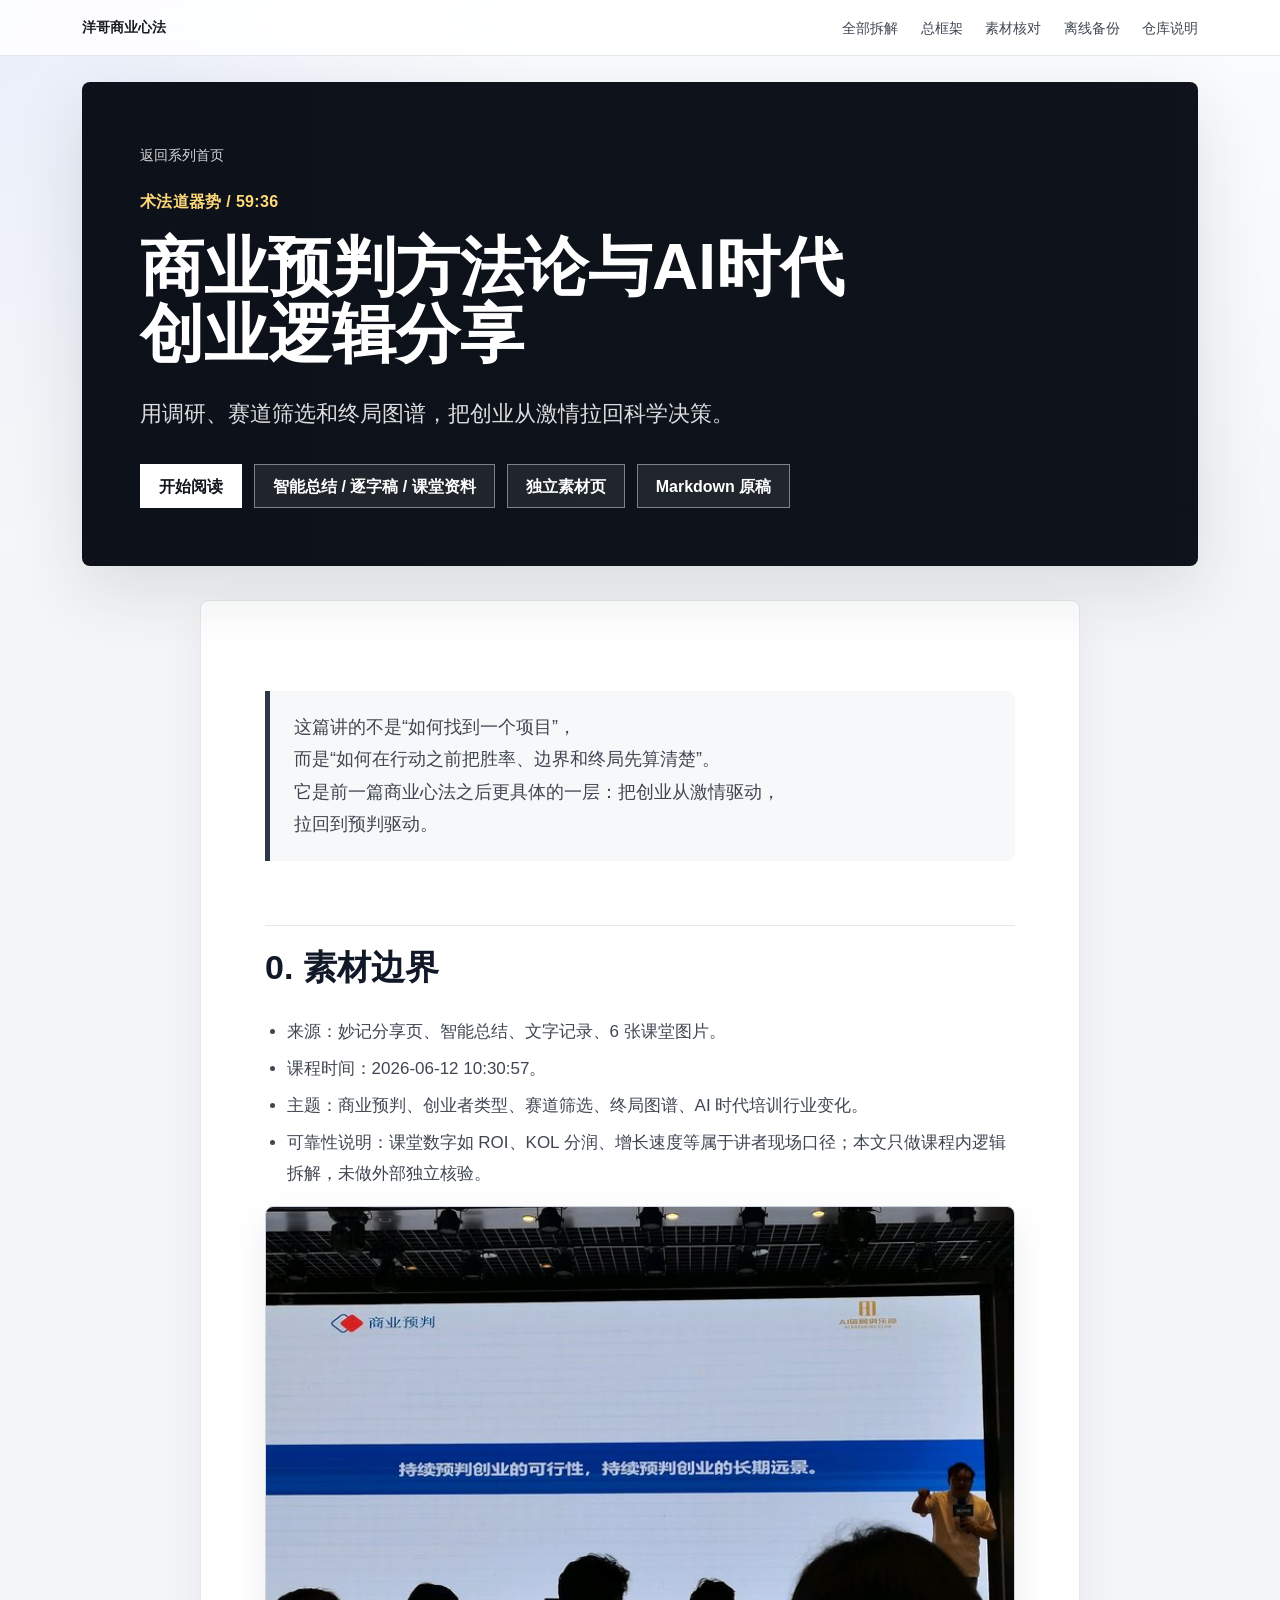
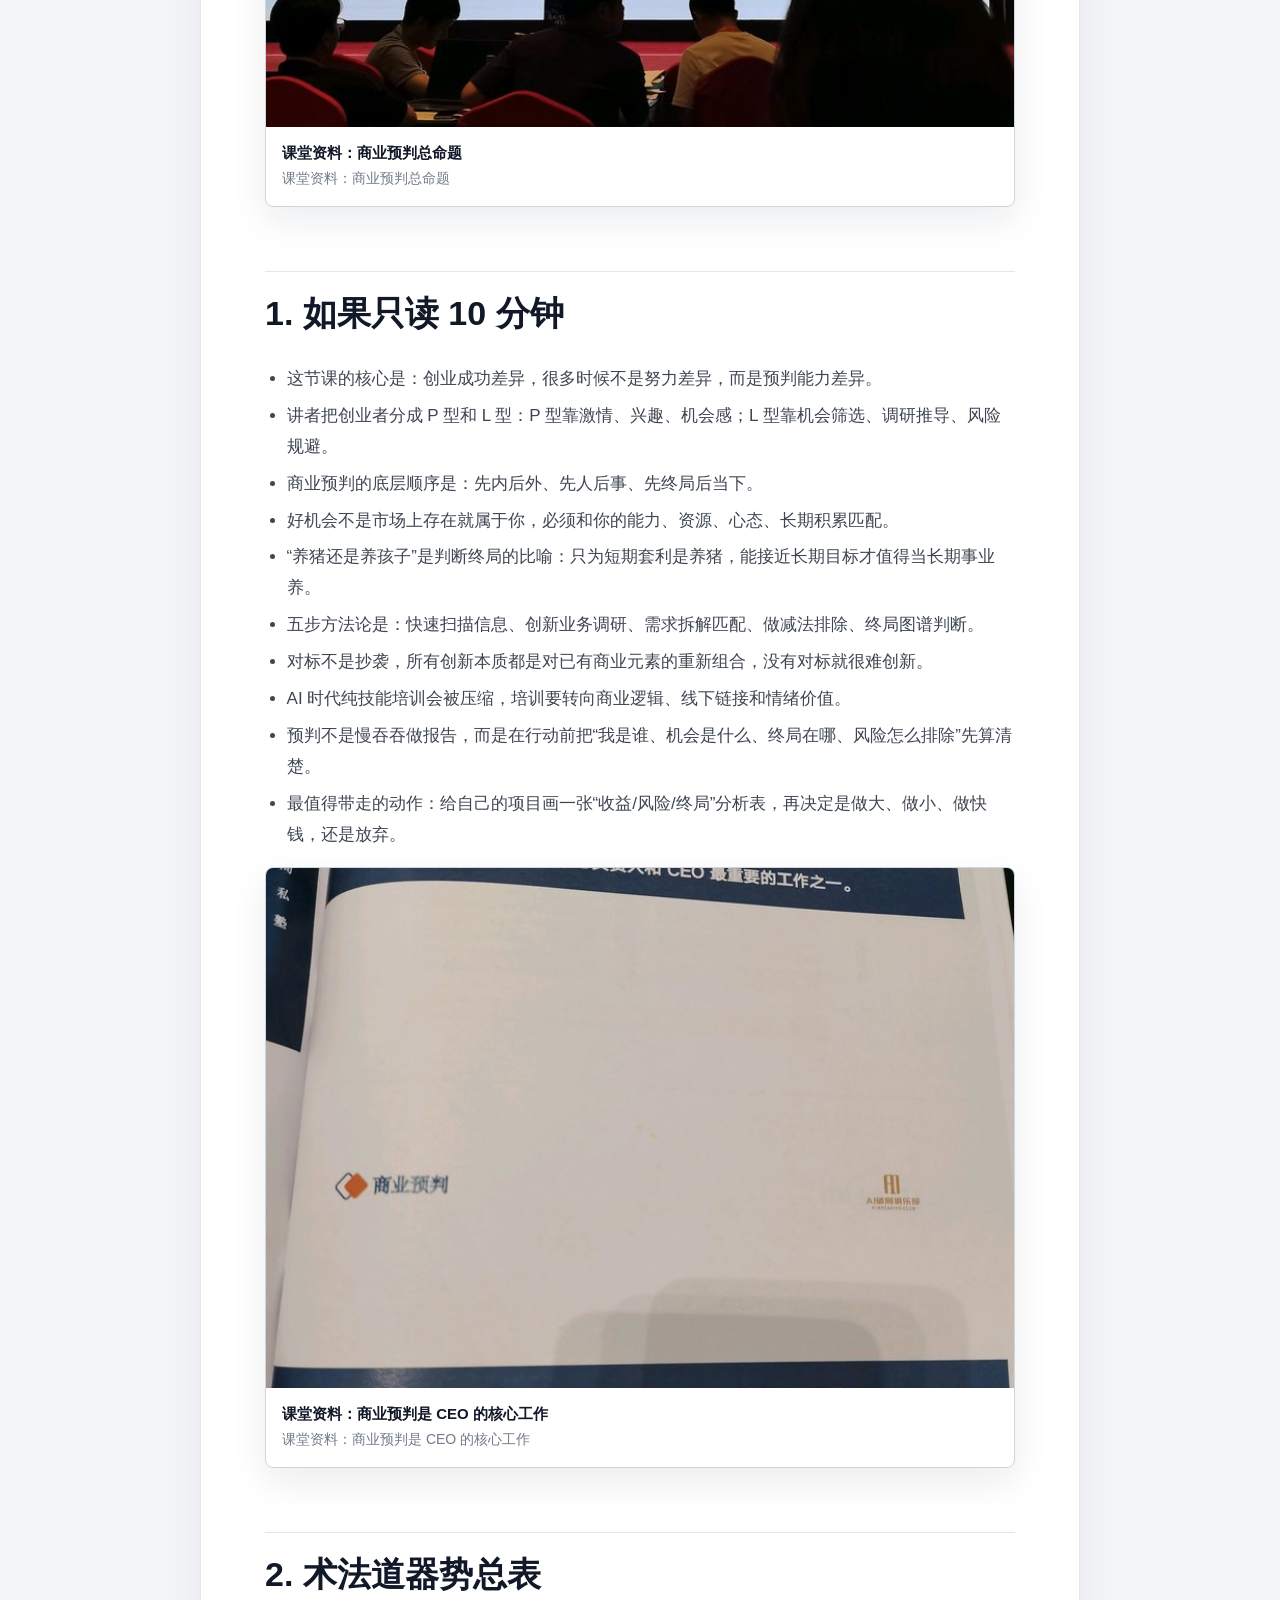
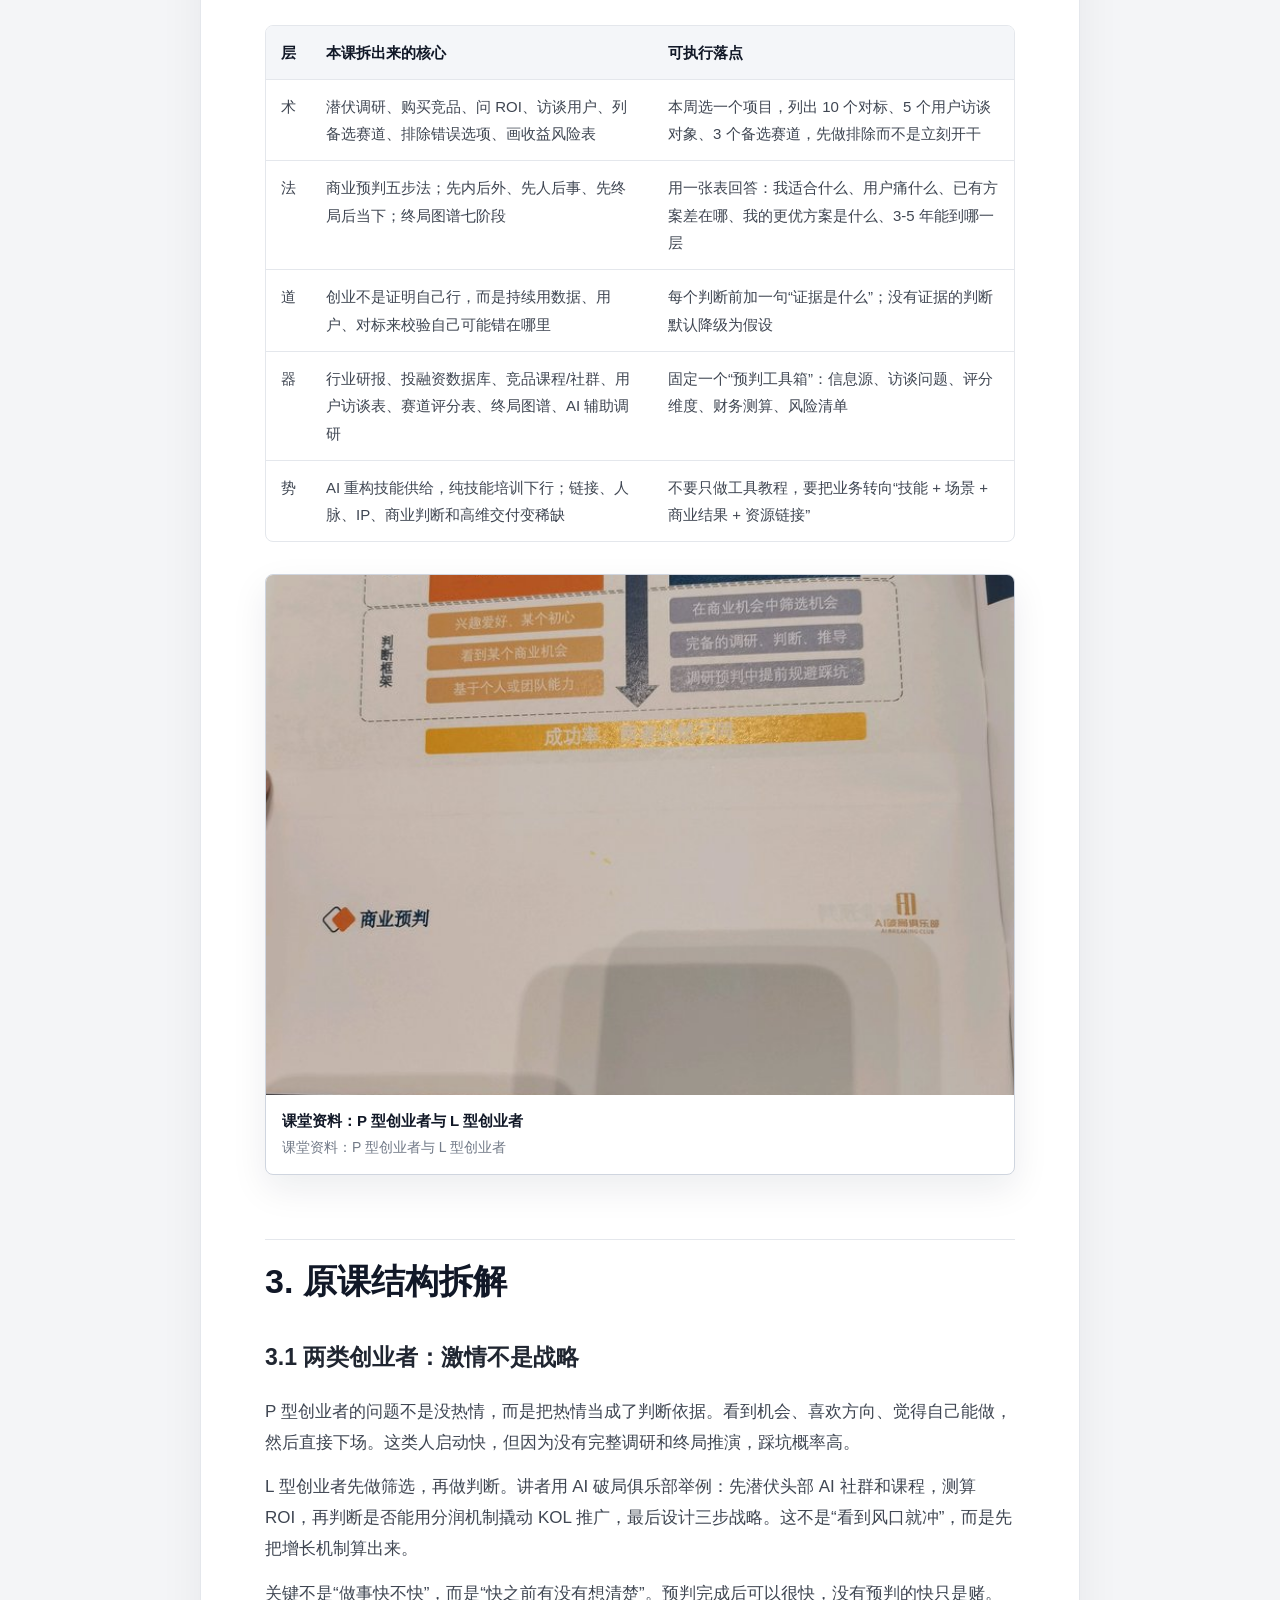
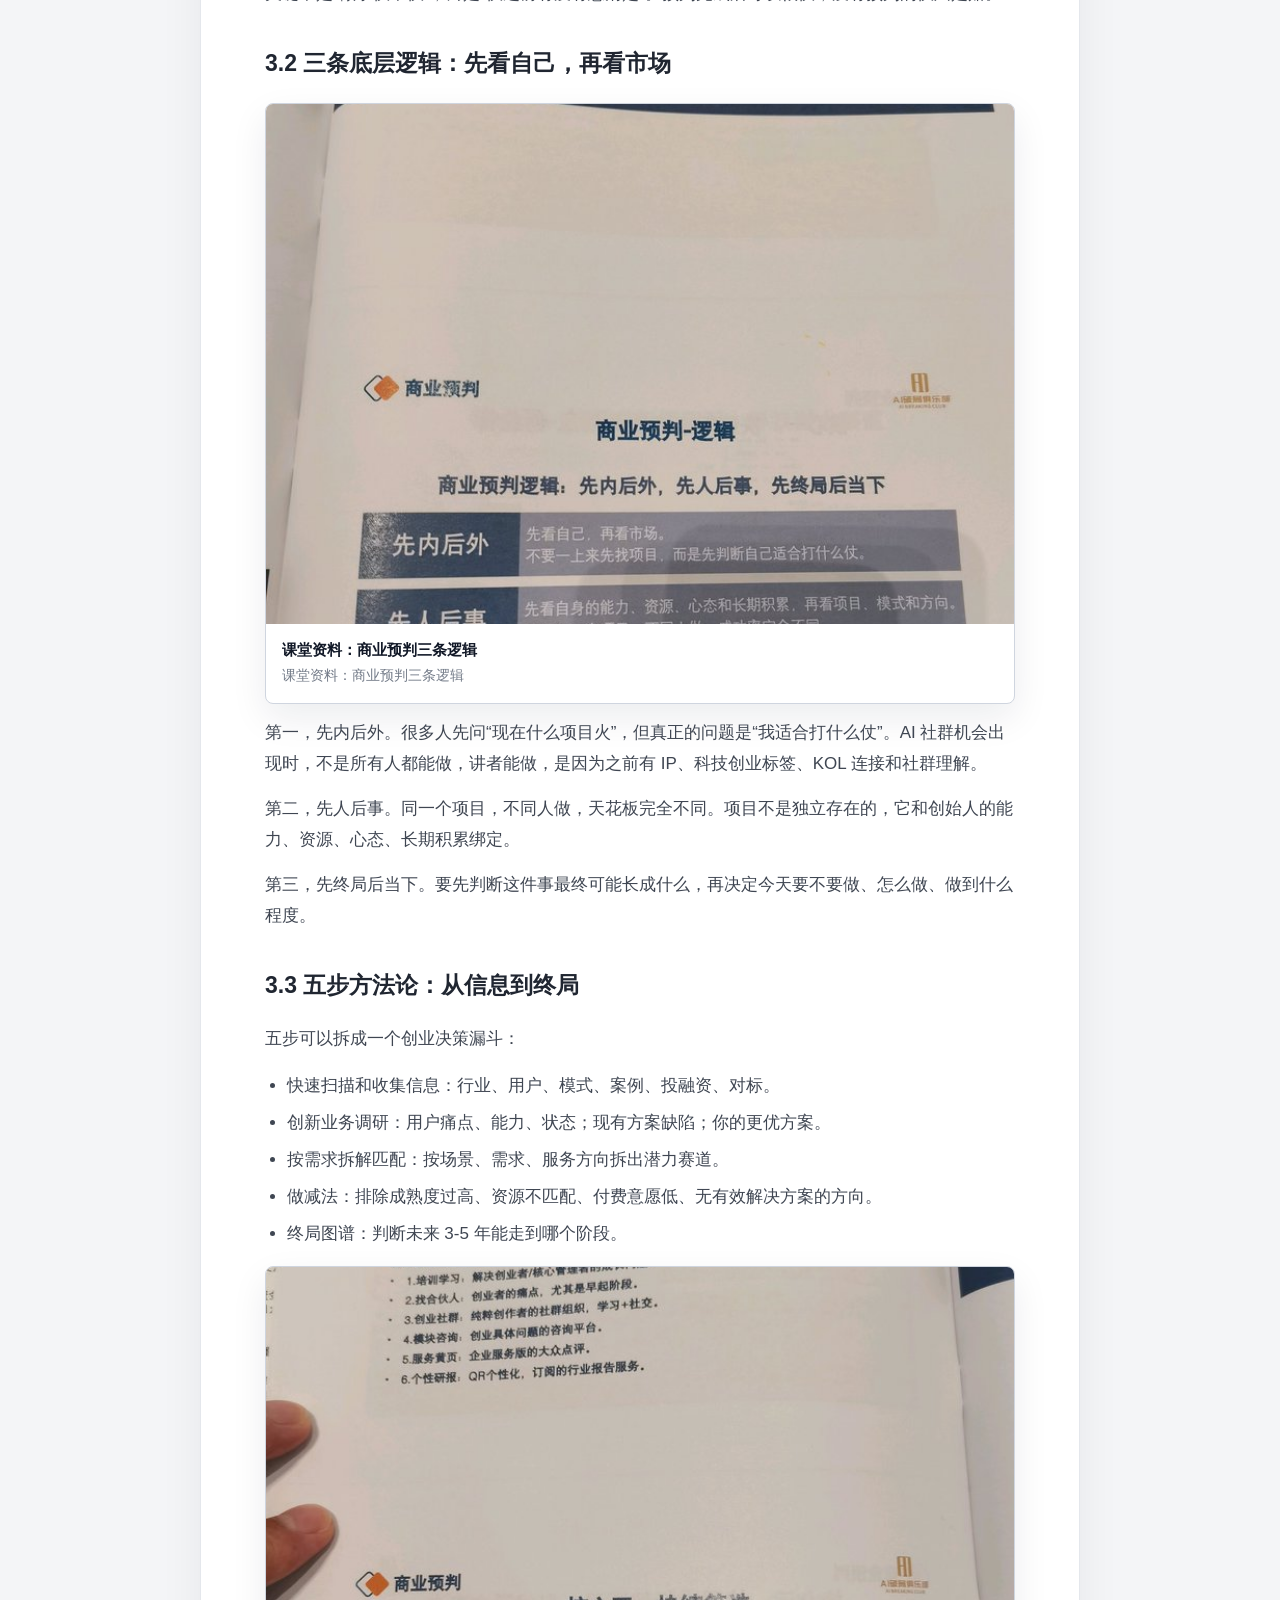
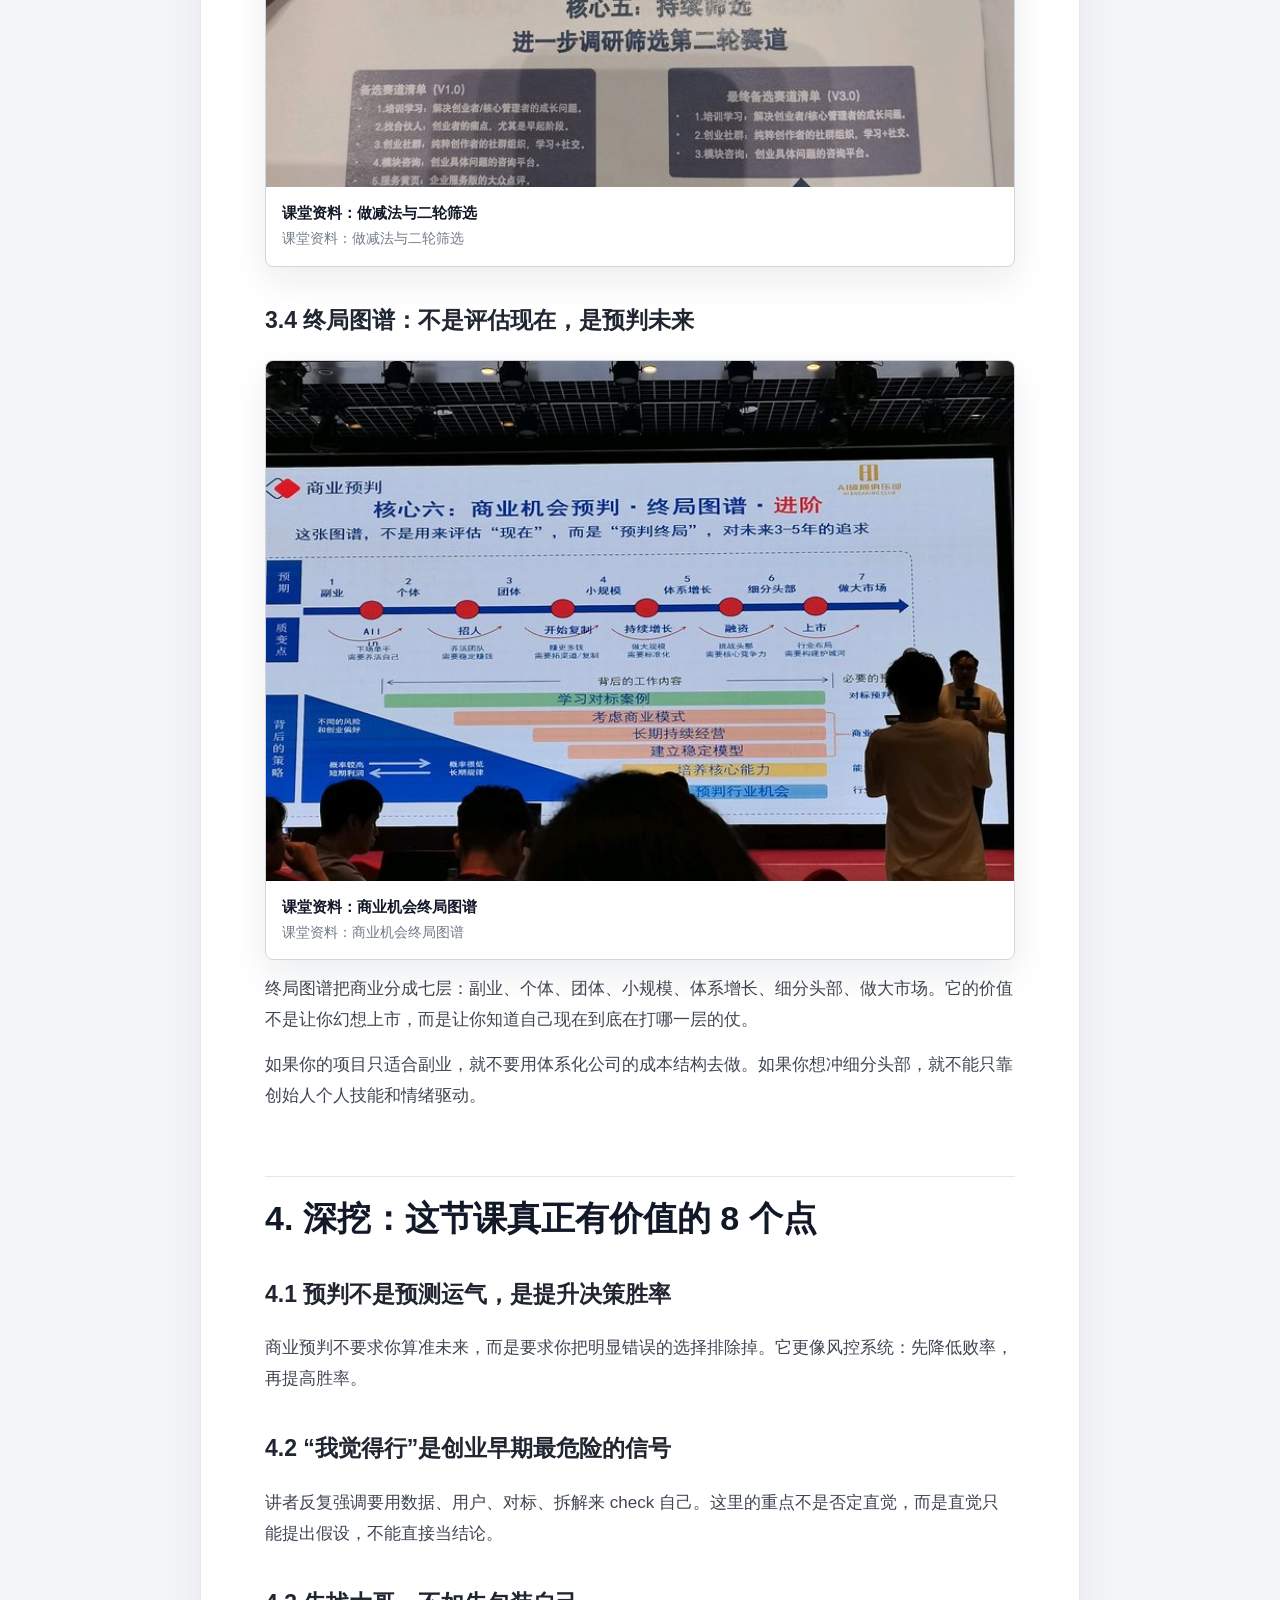
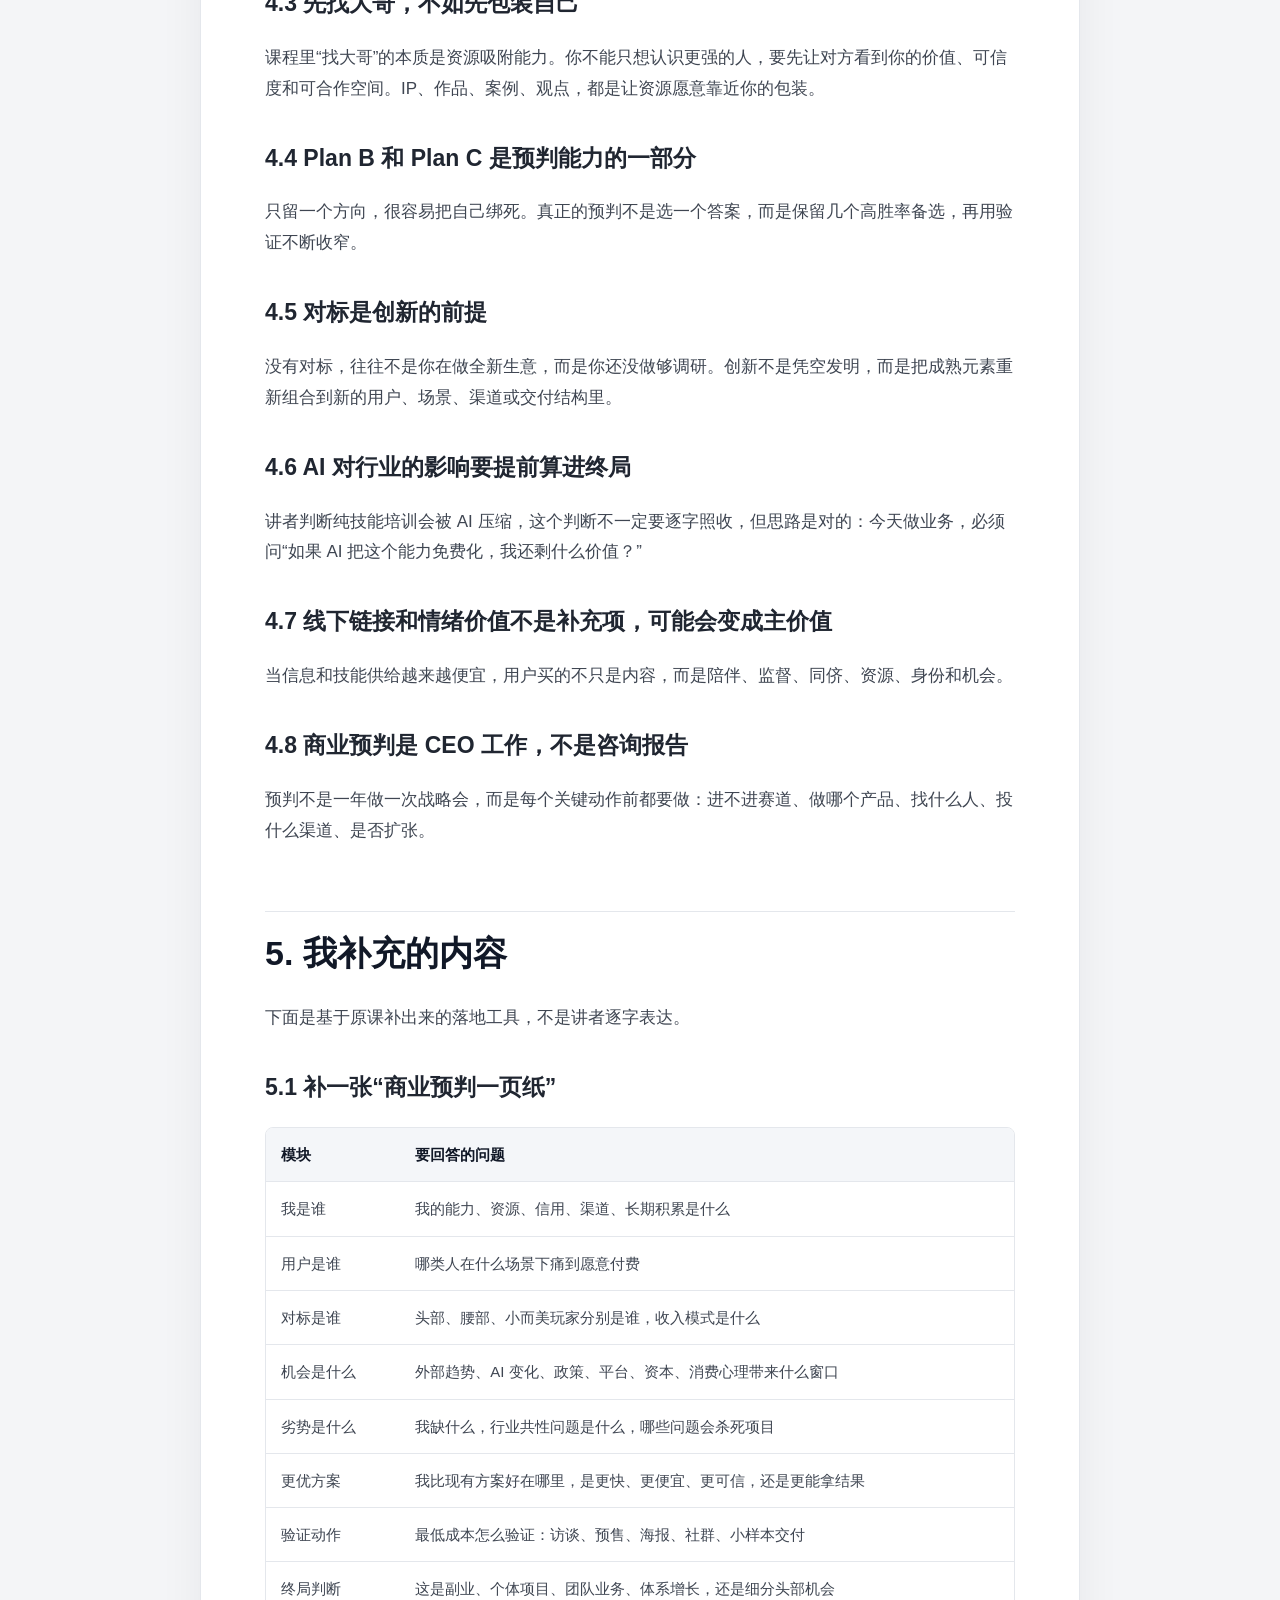
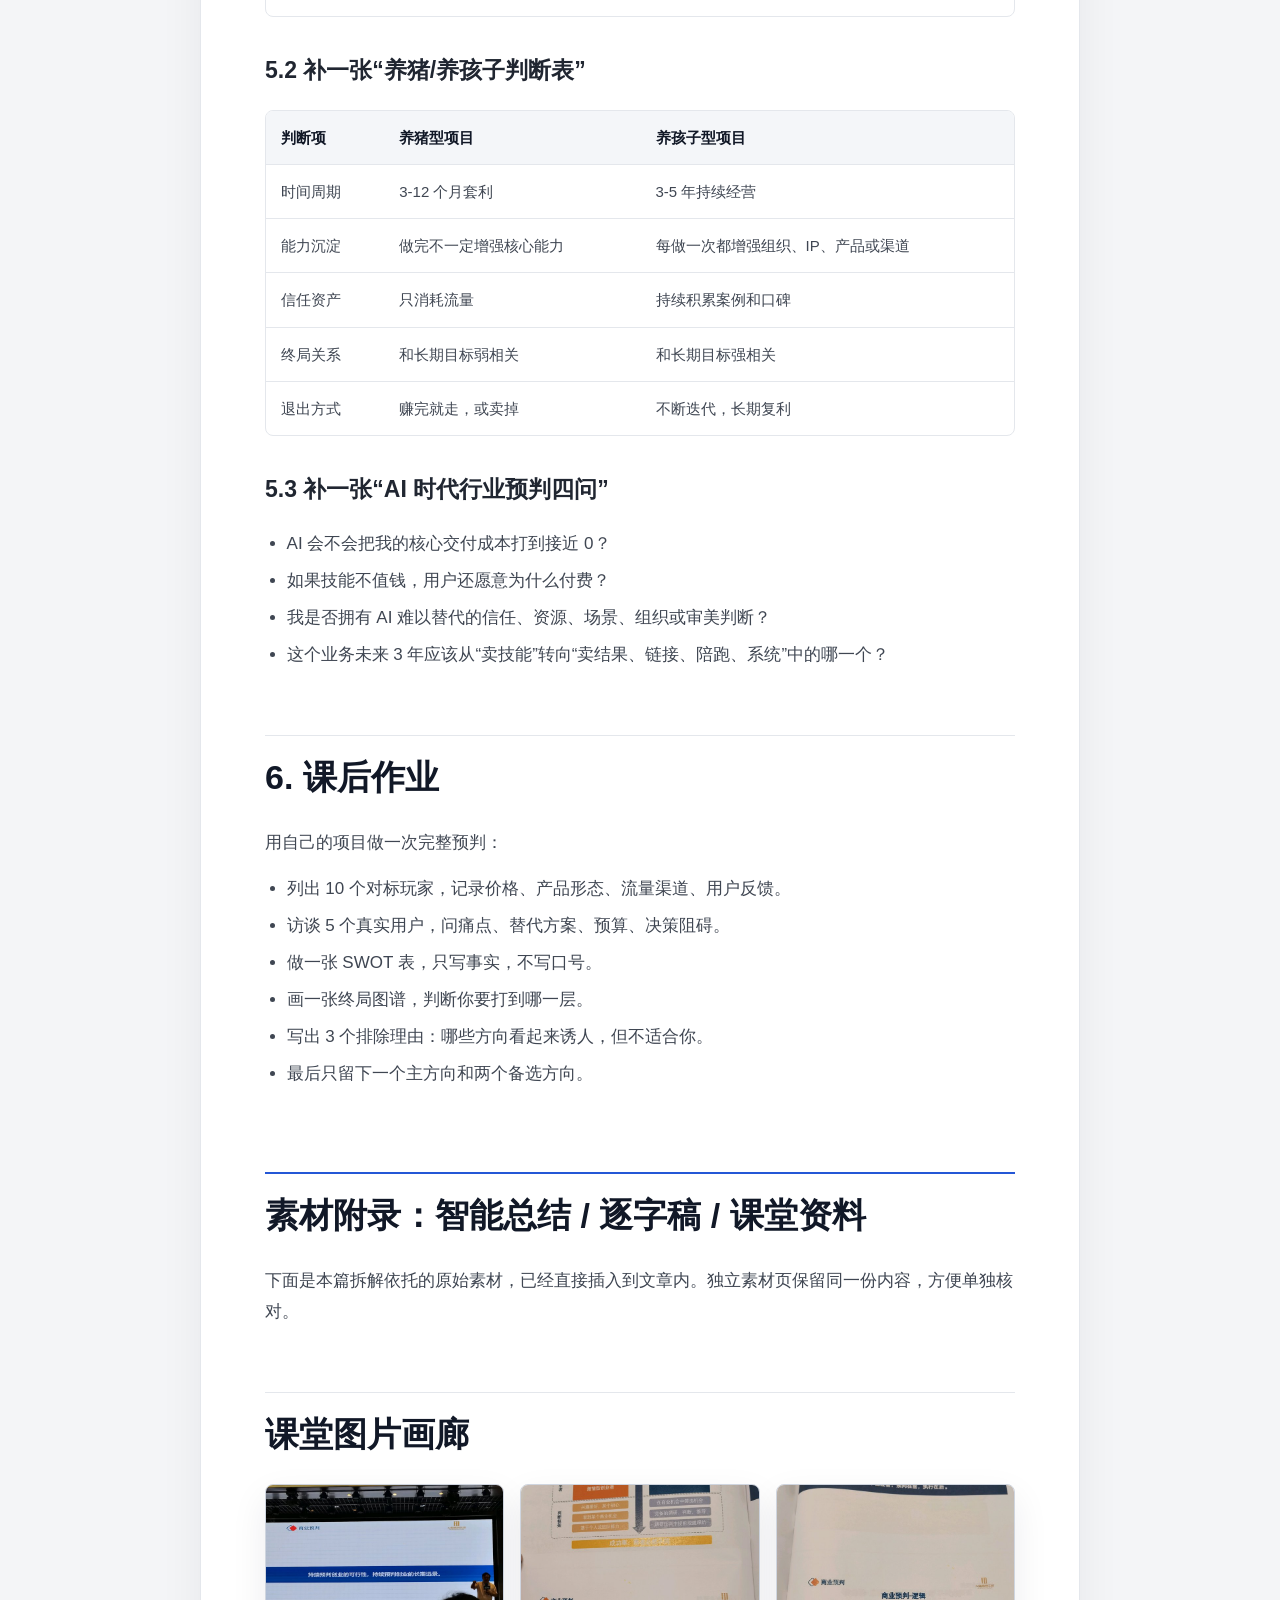
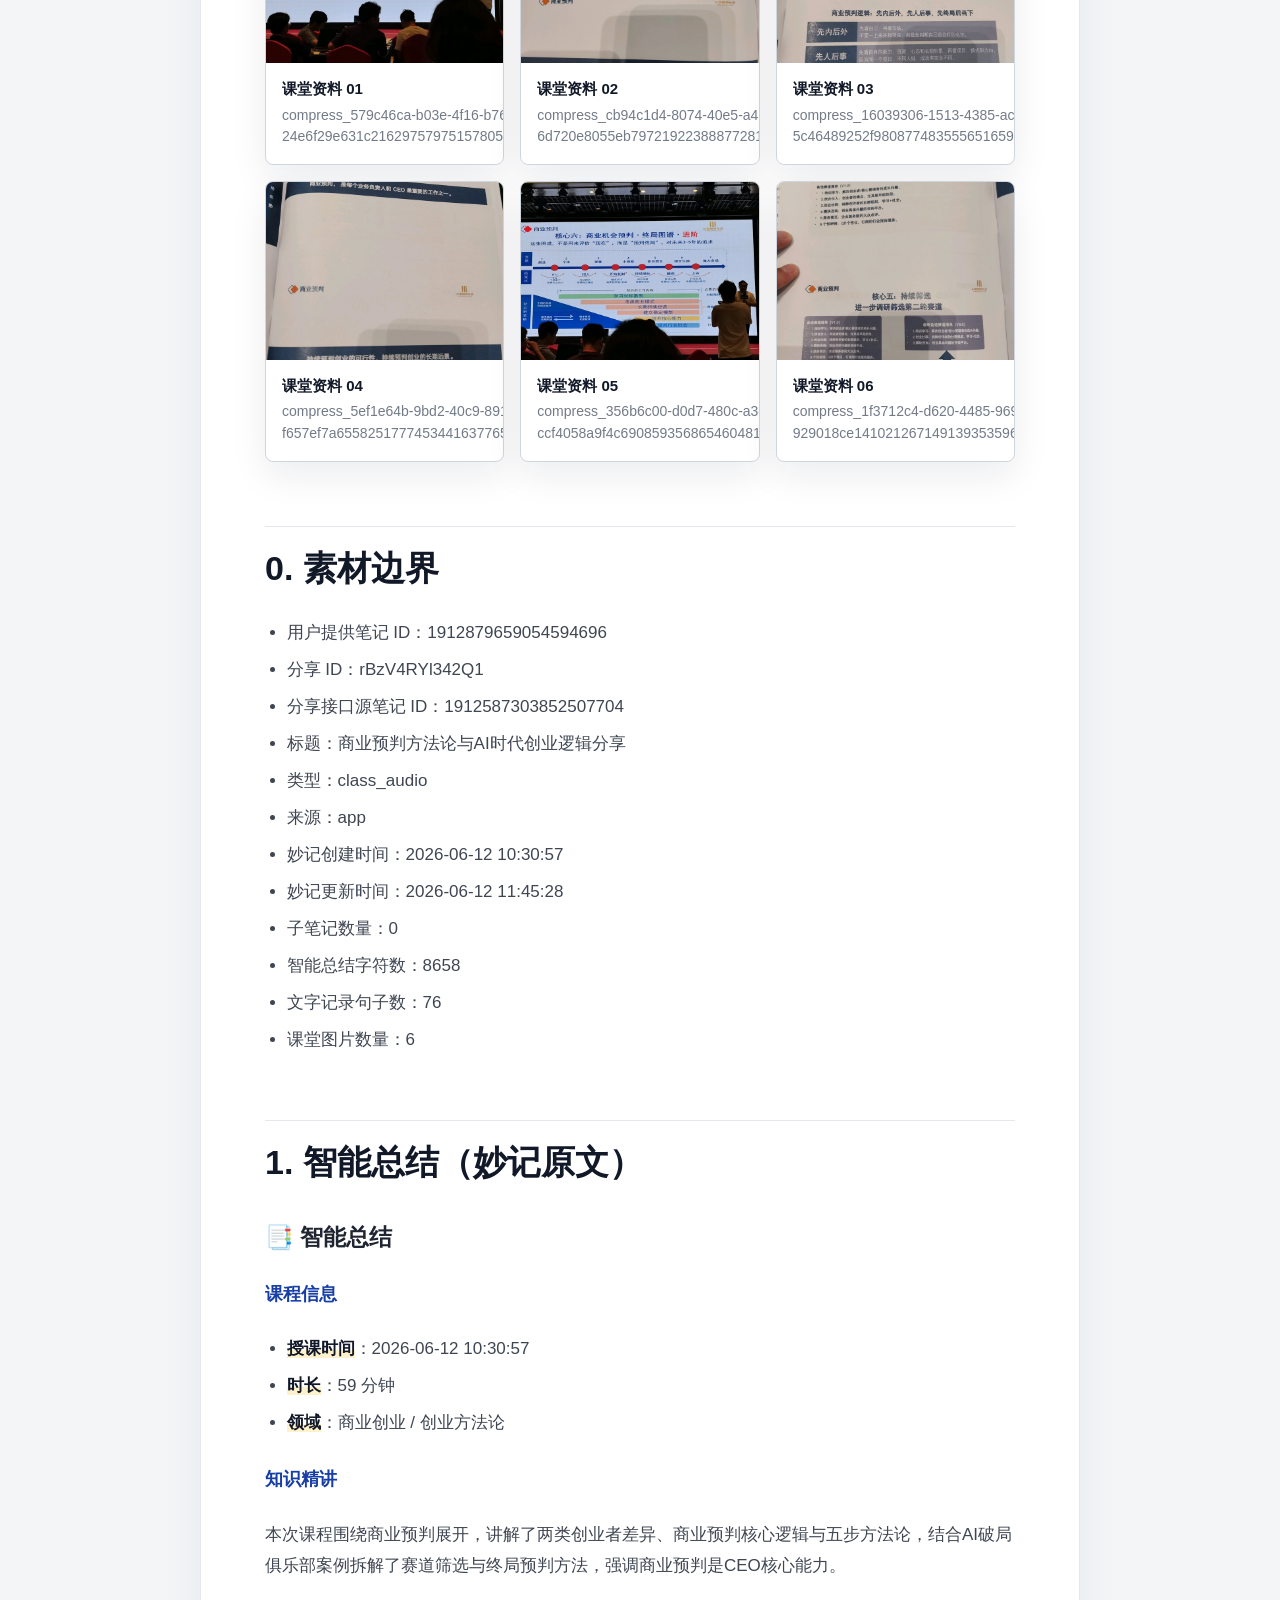
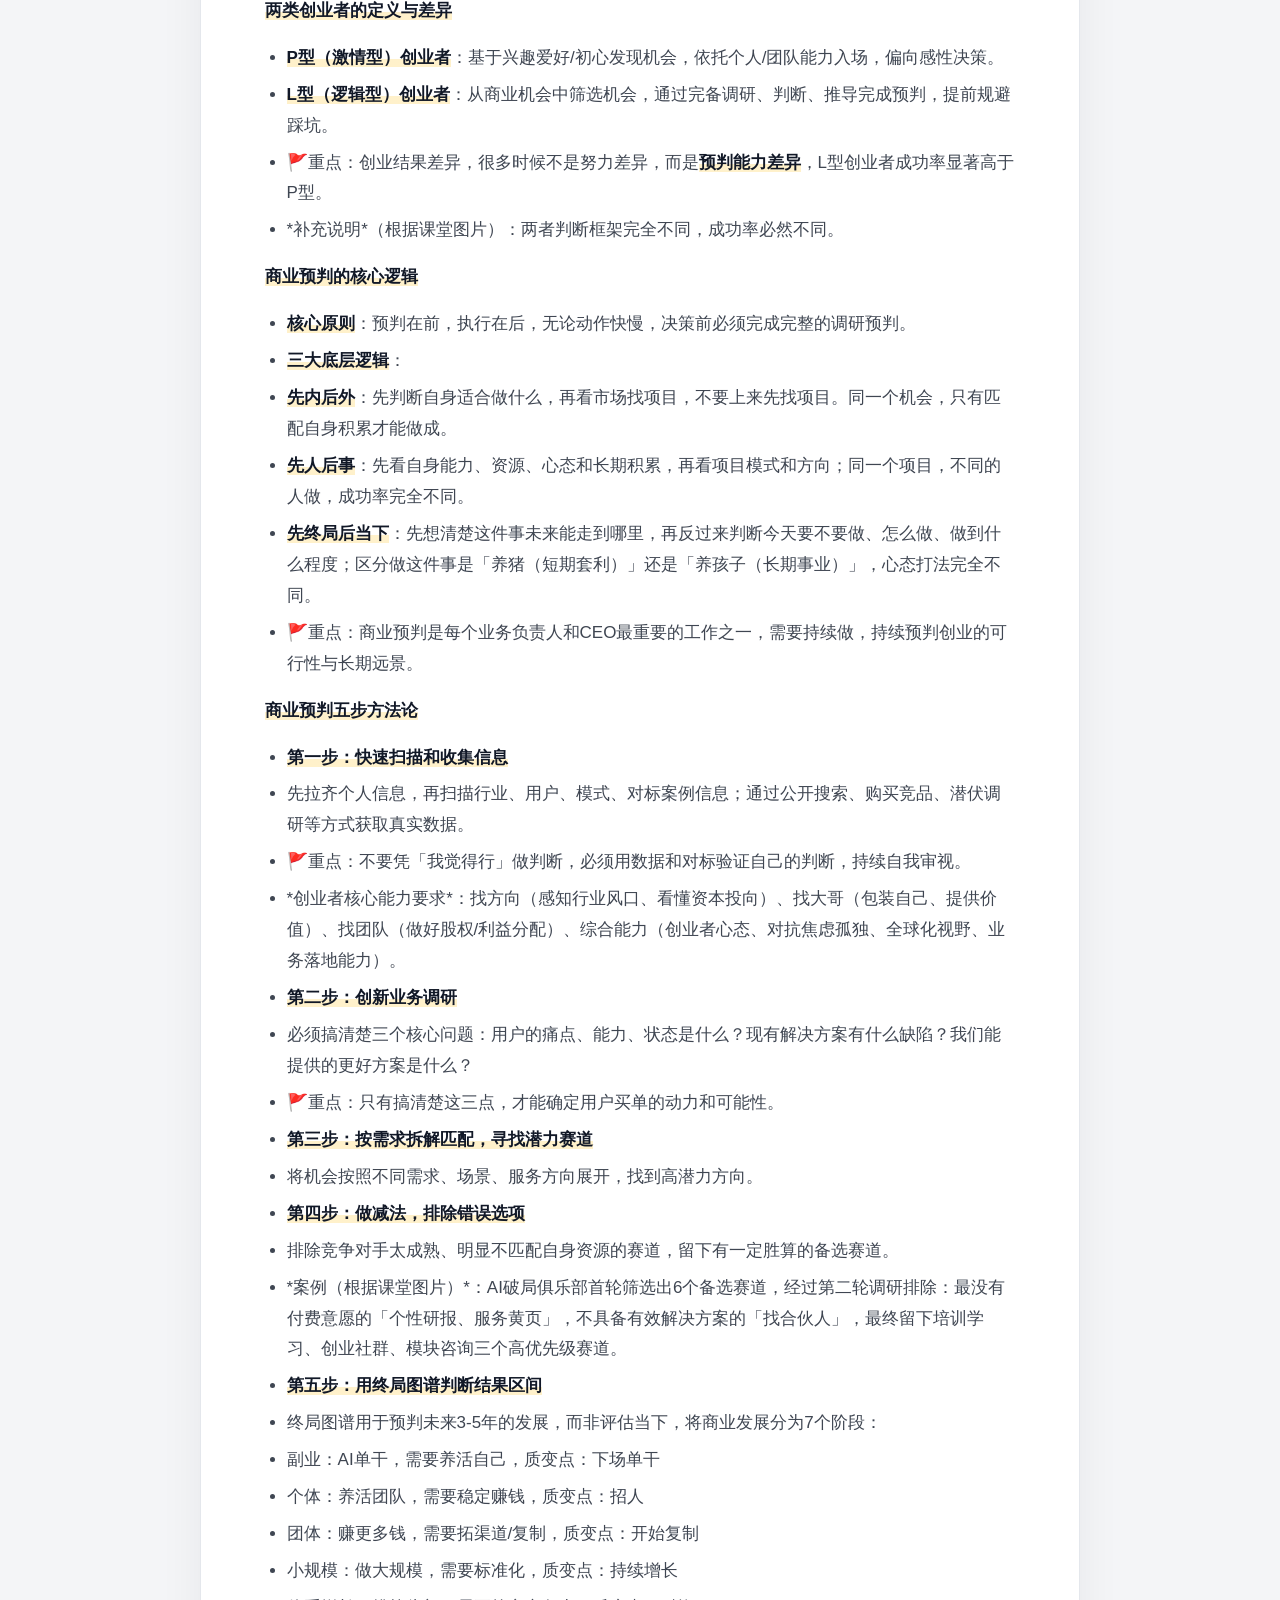
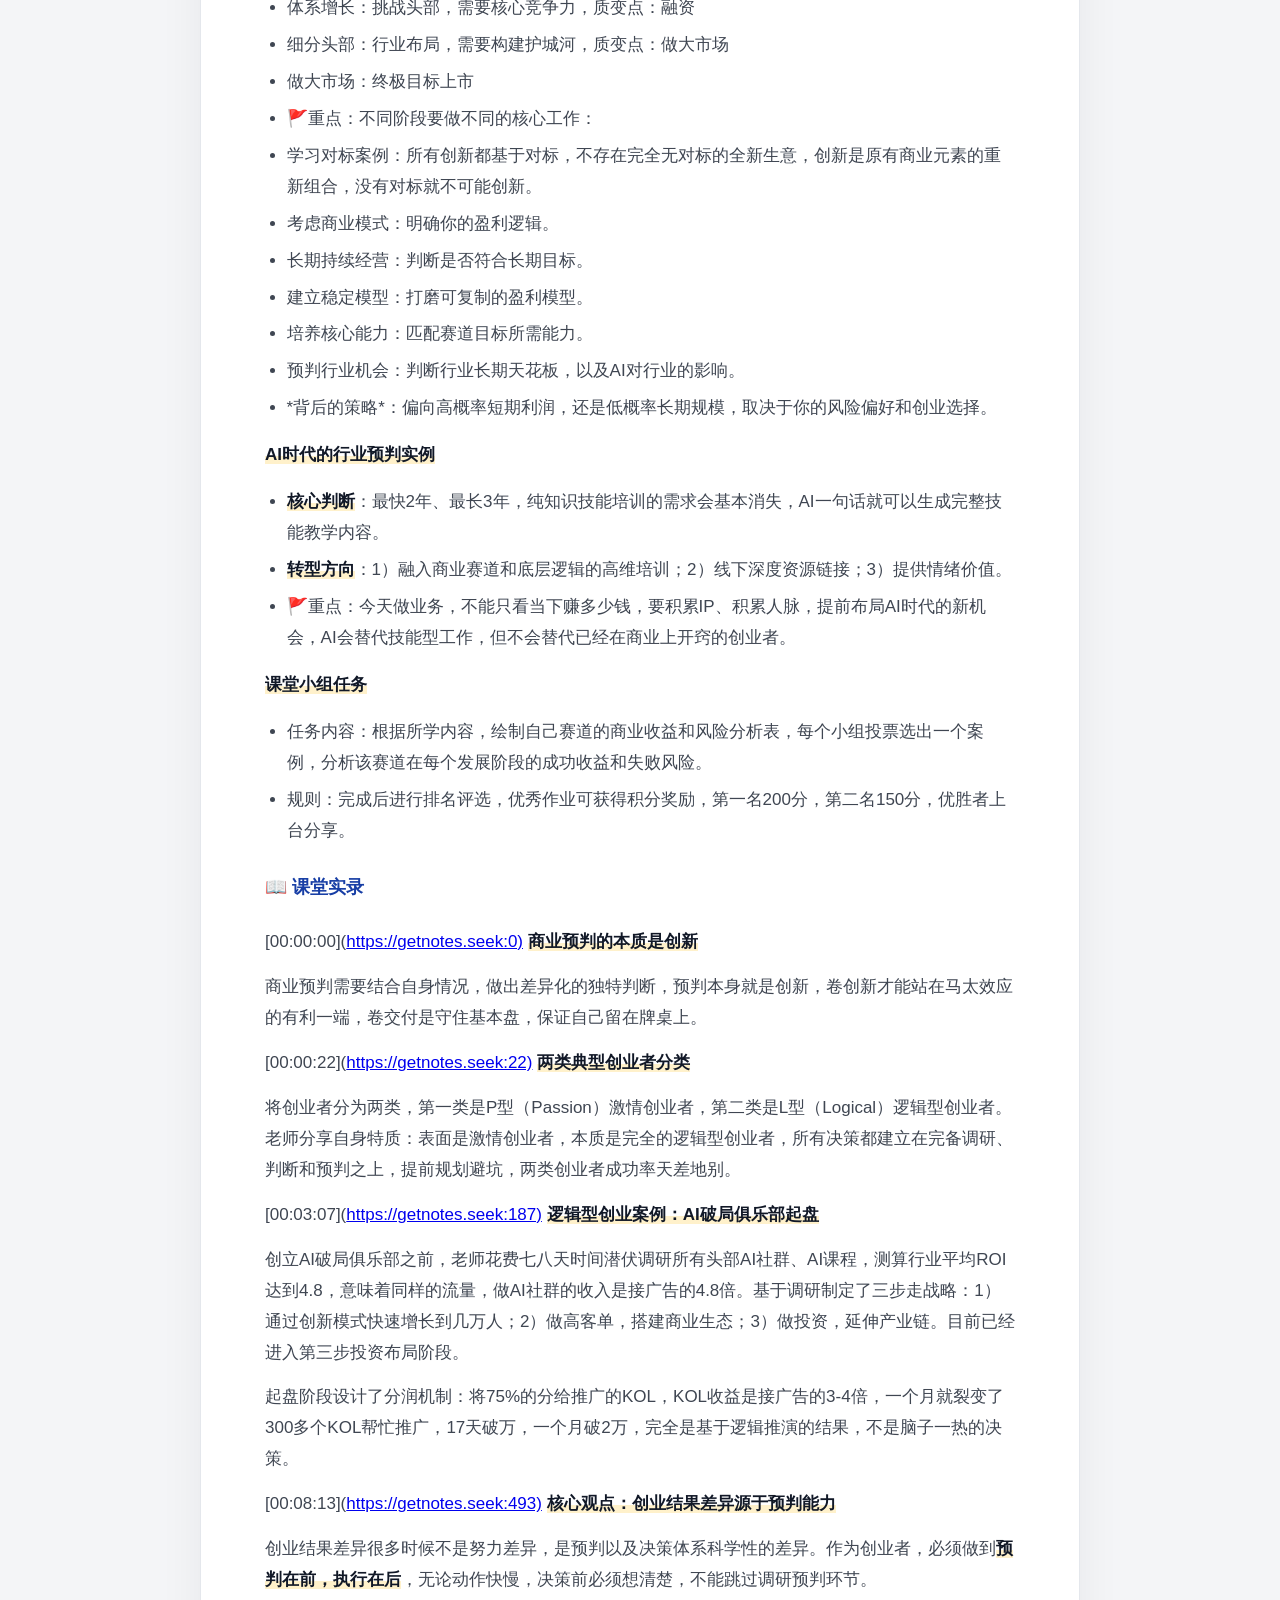
<file: notes/1912879659054594696/index.html>
<!doctype html>
<html lang="zh-CN">
<head>
  <meta charset="utf-8">
  <meta name="viewport" content="width=device-width, initial-scale=1">
  <title>商业预判方法论与AI时代创业逻辑分享 · 术法道器势拆解</title>
  <meta name="description" content="用调研、赛道筛选和终局图谱，把创业从激情拉回科学决策。">
  <link rel="stylesheet" href="../../styles.css">
</head>
<body>
<header class="site-header">
    <nav>
      <a href="../../index.html" class="brand">洋哥商业心法</a>
      <div>
        <a href="../../index.html#notes">全部拆解</a>
        <a href="../../index.html#framework">总框架</a>
        <a href="../../audit.html">素材核对</a>
        <a href="../../archive.html">离线备份</a>
        <a href="../../README.md">仓库说明</a>
      </div>
    </nav>
  </header>
  <main id="top">
    <section class="article-hero">
      <div class="article-hero-copy">
        <a class="back-link" href="../../index.html">返回系列首页</a>
        <p class="meta">术法道器势 / 59:36</p>
        <h1>商业预判方法论与AI时代创业逻辑分享</h1>
        <p class="lead">用调研、赛道筛选和终局图谱，把创业从激情拉回科学决策。</p>
        <div class="actions">
          <a class="button primary" href="#1-如果只读-10-分钟">开始阅读</a>
          <a class="button ghost" href="#materials-appendix">智能总结 / 逐字稿 / 课堂资料</a>
          <a class="button ghost" href="materials.html">独立素材页</a>
          <a class="button ghost" href="analysis.md">Markdown 原稿</a>
        </div>
      </div>
    </section>

    <article class="content">
<blockquote><p>这篇讲的不是“如何找到一个项目”，<br>而是“如何在行动之前把胜率、边界和终局先算清楚”。<br>它是前一篇商业心法之后更具体的一层：把创业从激情驱动，<br>拉回到预判驱动。<br></p></blockquote>
<h2 id="0-素材边界">0. 素材边界</h2>
<ul>
<li>来源：妙记分享页、智能总结、文字记录、6 张课堂图片。</li>
<li>课程时间：2026-06-12 10:30:57。</li>
<li>主题：商业预判、创业者类型、赛道筛选、终局图谱、AI 时代培训行业变化。</li>
<li>可靠性说明：课堂数字如 ROI、KOL 分润、增长速度等属于讲者现场口径；本文只做课程内逻辑拆解，未做外部独立核验。</li>
</ul>
<figure class="inline-material">
  <a href="assets/class-images/01-001_Uidme7-01.jpg" target="_blank" rel="noreferrer">
    <img src="assets/class-images/01-001_Uidme7-01.jpg" alt="课堂资料：商业预判总命题" loading="lazy">
  </a>
  <figcaption><strong>课堂资料：商业预判总命题</strong><span>课堂资料：商业预判总命题</span></figcaption>
</figure>
<h2 id="1-如果只读-10-分钟">1. 如果只读 10 分钟</h2>
<ul>
<li>这节课的核心是：创业成功差异，很多时候不是努力差异，而是预判能力差异。</li>
<li>讲者把创业者分成 P 型和 L 型：P 型靠激情、兴趣、机会感；L 型靠机会筛选、调研推导、风险规避。</li>
<li>商业预判的底层顺序是：先内后外、先人后事、先终局后当下。</li>
<li>好机会不是市场上存在就属于你，必须和你的能力、资源、心态、长期积累匹配。</li>
<li>“养猪还是养孩子”是判断终局的比喻：只为短期套利是养猪，能接近长期目标才值得当长期事业养。</li>
<li>五步方法论是：快速扫描信息、创新业务调研、需求拆解匹配、做减法排除、终局图谱判断。</li>
<li>对标不是抄袭，所有创新本质都是对已有商业元素的重新组合，没有对标就很难创新。</li>
<li>AI 时代纯技能培训会被压缩，培训要转向商业逻辑、线下链接和情绪价值。</li>
<li>预判不是慢吞吞做报告，而是在行动前把“我是谁、机会是什么、终局在哪、风险怎么排除”先算清楚。</li>
<li>最值得带走的动作：给自己的项目画一张“收益/风险/终局”分析表，再决定是做大、做小、做快钱，还是放弃。</li>
</ul>
<figure class="inline-material">
  <a href="assets/class-images/04-004_o1SoNz-01.jpg" target="_blank" rel="noreferrer">
    <img src="assets/class-images/04-004_o1SoNz-01.jpg" alt="课堂资料：商业预判是 CEO 的核心工作" loading="lazy">
  </a>
  <figcaption><strong>课堂资料：商业预判是 CEO 的核心工作</strong><span>课堂资料：商业预判是 CEO 的核心工作</span></figcaption>
</figure>
<h2 id="2-术法道器势总表">2. 术法道器势总表</h2>
<div class="table-wrap"><table><thead><tr><th>层</th><th>本课拆出来的核心</th><th>可执行落点</th></tr></thead><tbody><tr><td>术</td><td>潜伏调研、购买竞品、问 ROI、访谈用户、列备选赛道、排除错误选项、画收益风险表</td><td>本周选一个项目，列出 10 个对标、5 个用户访谈对象、3 个备选赛道，先做排除而不是立刻开干</td></tr><tr><td>法</td><td>商业预判五步法；先内后外、先人后事、先终局后当下；终局图谱七阶段</td><td>用一张表回答：我适合什么、用户痛什么、已有方案差在哪、我的更优方案是什么、3-5 年能到哪一层</td></tr><tr><td>道</td><td>创业不是证明自己行，而是持续用数据、用户、对标来校验自己可能错在哪里</td><td>每个判断前加一句“证据是什么”；没有证据的判断默认降级为假设</td></tr><tr><td>器</td><td>行业研报、投融资数据库、竞品课程/社群、用户访谈表、赛道评分表、终局图谱、AI 辅助调研</td><td>固定一个“预判工具箱”：信息源、访谈问题、评分维度、财务测算、风险清单</td></tr><tr><td>势</td><td>AI 重构技能供给，纯技能培训下行；链接、人脉、IP、商业判断和高维交付变稀缺</td><td>不要只做工具教程，要把业务转向“技能 + 场景 + 商业结果 + 资源链接”</td></tr></tbody></table></div>
<figure class="inline-material">
  <a href="assets/class-images/02-002_S7MwqI-01.jpg" target="_blank" rel="noreferrer">
    <img src="assets/class-images/02-002_S7MwqI-01.jpg" alt="课堂资料：P 型创业者与 L 型创业者" loading="lazy">
  </a>
  <figcaption><strong>课堂资料：P 型创业者与 L 型创业者</strong><span>课堂资料：P 型创业者与 L 型创业者</span></figcaption>
</figure>
<h2 id="3-原课结构拆解">3. 原课结构拆解</h2>
<h3 id="3-1-两类创业者-激情不是战略">3.1 两类创业者：激情不是战略</h3>
<p>P 型创业者的问题不是没热情，而是把热情当成了判断依据。看到机会、喜欢方向、觉得自己能做，然后直接下场。这类人启动快，但因为没有完整调研和终局推演，踩坑概率高。</p>
<p>L 型创业者先做筛选，再做判断。讲者用 AI 破局俱乐部举例：先潜伏头部 AI 社群和课程，测算 ROI，再判断是否能用分润机制撬动 KOL 推广，最后设计三步战略。这不是“看到风口就冲”，而是先把增长机制算出来。</p>
<p>关键不是“做事快不快”，而是“快之前有没有想清楚”。预判完成后可以很快，没有预判的快只是赌。</p>
<h3 id="3-2-三条底层逻辑-先看自己-再看市场">3.2 三条底层逻辑：先看自己，再看市场</h3>
<figure class="inline-material">
  <a href="assets/class-images/03-003_QcHip6-01.jpg" target="_blank" rel="noreferrer">
    <img src="assets/class-images/03-003_QcHip6-01.jpg" alt="课堂资料：商业预判三条逻辑" loading="lazy">
  </a>
  <figcaption><strong>课堂资料：商业预判三条逻辑</strong><span>课堂资料：商业预判三条逻辑</span></figcaption>
</figure>
<p>第一，先内后外。很多人先问“现在什么项目火”，但真正的问题是“我适合打什么仗”。AI 社群机会出现时，不是所有人都能做，讲者能做，是因为之前有 IP、科技创业标签、KOL 连接和社群理解。</p>
<p>第二，先人后事。同一个项目，不同人做，天花板完全不同。项目不是独立存在的，它和创始人的能力、资源、心态、长期积累绑定。</p>
<p>第三，先终局后当下。要先判断这件事最终可能长成什么，再决定今天要不要做、怎么做、做到什么程度。</p>
<h3 id="3-3-五步方法论-从信息到终局">3.3 五步方法论：从信息到终局</h3>
<p>五步可以拆成一个创业决策漏斗：</p>
<ul>
<li>快速扫描和收集信息：行业、用户、模式、案例、投融资、对标。</li>
<li>创新业务调研：用户痛点、能力、状态；现有方案缺陷；你的更优方案。</li>
<li>按需求拆解匹配：按场景、需求、服务方向拆出潜力赛道。</li>
<li>做减法：排除成熟度过高、资源不匹配、付费意愿低、无有效解决方案的方向。</li>
<li>终局图谱：判断未来 3-5 年能走到哪个阶段。</li>
</ul>
<figure class="inline-material">
  <a href="assets/class-images/06-006_25uwzL-01.jpg" target="_blank" rel="noreferrer">
    <img src="assets/class-images/06-006_25uwzL-01.jpg" alt="课堂资料：做减法与二轮筛选" loading="lazy">
  </a>
  <figcaption><strong>课堂资料：做减法与二轮筛选</strong><span>课堂资料：做减法与二轮筛选</span></figcaption>
</figure>
<h3 id="3-4-终局图谱-不是评估现在-是预判未来">3.4 终局图谱：不是评估现在，是预判未来</h3>
<figure class="inline-material">
  <a href="assets/class-images/05-005_CrtMSM-01.jpg" target="_blank" rel="noreferrer">
    <img src="assets/class-images/05-005_CrtMSM-01.jpg" alt="课堂资料：商业机会终局图谱" loading="lazy">
  </a>
  <figcaption><strong>课堂资料：商业机会终局图谱</strong><span>课堂资料：商业机会终局图谱</span></figcaption>
</figure>
<p>终局图谱把商业分成七层：副业、个体、团体、小规模、体系增长、细分头部、做大市场。它的价值不是让你幻想上市，而是让你知道自己现在到底在打哪一层的仗。</p>
<p>如果你的项目只适合副业，就不要用体系化公司的成本结构去做。如果你想冲细分头部，就不能只靠创始人个人技能和情绪驱动。</p>
<h2 id="4-深挖-这节课真正有价值的-8-个点">4. 深挖：这节课真正有价值的 8 个点</h2>
<h3 id="4-1-预判不是预测运气-是提升决策胜率">4.1 预判不是预测运气，是提升决策胜率</h3>
<p>商业预判不要求你算准未来，而是要求你把明显错误的选择排除掉。它更像风控系统：先降低败率，再提高胜率。</p>
<h3 id="4-2-我觉得行-是创业早期最危险的信号">4.2 “我觉得行”是创业早期最危险的信号</h3>
<p>讲者反复强调要用数据、用户、对标、拆解来 check 自己。这里的重点不是否定直觉，而是直觉只能提出假设，不能直接当结论。</p>
<h3 id="4-3-先找大哥-不如先包装自己">4.3 先找大哥，不如先包装自己</h3>
<p>课程里“找大哥”的本质是资源吸附能力。你不能只想认识更强的人，要先让对方看到你的价值、可信度和可合作空间。IP、作品、案例、观点，都是让资源愿意靠近你的包装。</p>
<h3 id="4-4-plan-b-和-plan-c-是预判能力的一部分">4.4 Plan B 和 Plan C 是预判能力的一部分</h3>
<p>只留一个方向，很容易把自己绑死。真正的预判不是选一个答案，而是保留几个高胜率备选，再用验证不断收窄。</p>
<h3 id="4-5-对标是创新的前提">4.5 对标是创新的前提</h3>
<p>没有对标，往往不是你在做全新生意，而是你还没做够调研。创新不是凭空发明，而是把成熟元素重新组合到新的用户、场景、渠道或交付结构里。</p>
<h3 id="4-6-ai-对行业的影响要提前算进终局">4.6 AI 对行业的影响要提前算进终局</h3>
<p>讲者判断纯技能培训会被 AI 压缩，这个判断不一定要逐字照收，但思路是对的：今天做业务，必须问“如果 AI 把这个能力免费化，我还剩什么价值？”</p>
<h3 id="4-7-线下链接和情绪价值不是补充项-可能会变成主价值">4.7 线下链接和情绪价值不是补充项，可能会变成主价值</h3>
<p>当信息和技能供给越来越便宜，用户买的不只是内容，而是陪伴、监督、同侪、资源、身份和机会。</p>
<h3 id="4-8-商业预判是-ceo-工作-不是咨询报告">4.8 商业预判是 CEO 工作，不是咨询报告</h3>
<p>预判不是一年做一次战略会，而是每个关键动作前都要做：进不进赛道、做哪个产品、找什么人、投什么渠道、是否扩张。</p>
<h2 id="5-我补充的内容">5. 我补充的内容</h2>
<p>下面是基于原课补出来的落地工具，不是讲者逐字表达。</p>
<h3 id="5-1-补一张-商业预判一页纸">5.1 补一张“商业预判一页纸”</h3>
<div class="table-wrap"><table><thead><tr><th>模块</th><th>要回答的问题</th></tr></thead><tbody><tr><td>我是谁</td><td>我的能力、资源、信用、渠道、长期积累是什么</td></tr><tr><td>用户是谁</td><td>哪类人在什么场景下痛到愿意付费</td></tr><tr><td>对标是谁</td><td>头部、腰部、小而美玩家分别是谁，收入模式是什么</td></tr><tr><td>机会是什么</td><td>外部趋势、AI 变化、政策、平台、资本、消费心理带来什么窗口</td></tr><tr><td>劣势是什么</td><td>我缺什么，行业共性问题是什么，哪些问题会杀死项目</td></tr><tr><td>更优方案</td><td>我比现有方案好在哪里，是更快、更便宜、更可信，还是更能拿结果</td></tr><tr><td>验证动作</td><td>最低成本怎么验证：访谈、预售、海报、社群、小样本交付</td></tr><tr><td>终局判断</td><td>这是副业、个体项目、团队业务、体系增长，还是细分头部机会</td></tr></tbody></table></div>
<h3 id="5-2-补一张-养猪-养孩子判断表">5.2 补一张“养猪/养孩子判断表”</h3>
<div class="table-wrap"><table><thead><tr><th>判断项</th><th>养猪型项目</th><th>养孩子型项目</th></tr></thead><tbody><tr><td>时间周期</td><td>3-12 个月套利</td><td>3-5 年持续经营</td></tr><tr><td>能力沉淀</td><td>做完不一定增强核心能力</td><td>每做一次都增强组织、IP、产品或渠道</td></tr><tr><td>信任资产</td><td>只消耗流量</td><td>持续积累案例和口碑</td></tr><tr><td>终局关系</td><td>和长期目标弱相关</td><td>和长期目标强相关</td></tr><tr><td>退出方式</td><td>赚完就走，或卖掉</td><td>不断迭代，长期复利</td></tr></tbody></table></div>
<h3 id="5-3-补一张-ai-时代行业预判四问">5.3 补一张“AI 时代行业预判四问”</h3>
<ul>
<li>AI 会不会把我的核心交付成本打到接近 0？</li>
<li>如果技能不值钱，用户还愿意为什么付费？</li>
<li>我是否拥有 AI 难以替代的信任、资源、场景、组织或审美判断？</li>
<li>这个业务未来 3 年应该从“卖技能”转向“卖结果、链接、陪跑、系统”中的哪一个？</li>
</ul>
<h2 id="6-课后作业">6. 课后作业</h2>
<p>用自己的项目做一次完整预判：</p>
<ul>
<li>列出 10 个对标玩家，记录价格、产品形态、流量渠道、用户反馈。</li>
<li>访谈 5 个真实用户，问痛点、替代方案、预算、决策阻碍。</li>
<li>做一张 SWOT 表，只写事实，不写口号。</li>
<li>画一张终局图谱，判断你要打到哪一层。</li>
<li>写出 3 个排除理由：哪些方向看起来诱人，但不适合你。</li>
<li>最后只留下一个主方向和两个备选方向。</li>
</ul>
<section class="source-appendix source-content" id="materials-appendix">
<h2>素材附录：智能总结 / 逐字稿 / 课堂资料</h2>
<p>下面是本篇拆解依托的原始素材，已经直接插入到文章内。独立素材页保留同一份内容，方便单独核对。</p>
<h2 id="课堂图片画廊">课堂图片画廊</h2>
<div class="material-cluster">
<figure class="inline-material">
  <a href="assets/class-images/01-001_Uidme7-01.jpg" target="_blank" rel="noreferrer">
    <img src="assets/class-images/01-001_Uidme7-01.jpg" alt="课堂资料 01" loading="lazy">
  </a>
  <figcaption><strong>课堂资料 01</strong><span>compress_579c46ca-b03e-4f16-b765-24e6f29e631c2162975797515780588.jpg.jpg</span></figcaption>
</figure>
<figure class="inline-material">
  <a href="assets/class-images/02-002_S7MwqI-01.jpg" target="_blank" rel="noreferrer">
    <img src="assets/class-images/02-002_S7MwqI-01.jpg" alt="课堂资料 02" loading="lazy">
  </a>
  <figcaption><strong>课堂资料 02</strong><span>compress_cb94c1d4-8074-40e5-a4bb-6d720e8055eb797219223888772818.jpg.jpg</span></figcaption>
</figure>
<figure class="inline-material">
  <a href="assets/class-images/03-003_QcHip6-01.jpg" target="_blank" rel="noreferrer">
    <img src="assets/class-images/03-003_QcHip6-01.jpg" alt="课堂资料 03" loading="lazy">
  </a>
  <figcaption><strong>课堂资料 03</strong><span>compress_16039306-1513-4385-acc5-5c46489252f98087748355565165921.jpg.jpg</span></figcaption>
</figure>
<figure class="inline-material">
  <a href="assets/class-images/04-004_o1SoNz-01.jpg" target="_blank" rel="noreferrer">
    <img src="assets/class-images/04-004_o1SoNz-01.jpg" alt="课堂资料 04" loading="lazy">
  </a>
  <figcaption><strong>课堂资料 04</strong><span>compress_5ef1e64b-9bd2-40c9-8919-f657ef7a65582517774534416377657.jpg.jpg</span></figcaption>
</figure>
<figure class="inline-material">
  <a href="assets/class-images/05-005_CrtMSM-01.jpg" target="_blank" rel="noreferrer">
    <img src="assets/class-images/05-005_CrtMSM-01.jpg" alt="课堂资料 05" loading="lazy">
  </a>
  <figcaption><strong>课堂资料 05</strong><span>compress_356b6c00-d0d7-480c-a3dc-ccf4058a9f4c6908593568654604819.jpg.jpg</span></figcaption>
</figure>
<figure class="inline-material">
  <a href="assets/class-images/06-006_25uwzL-01.jpg" target="_blank" rel="noreferrer">
    <img src="assets/class-images/06-006_25uwzL-01.jpg" alt="课堂资料 06" loading="lazy">
  </a>
  <figcaption><strong>课堂资料 06</strong><span>compress_1f3712c4-d620-4485-9690-929018ce14102126714913935359608.jpg.jpg</span></figcaption>
</figure>
</div>
<h2 id="0-素材边界">0. 素材边界</h2>
<ul>
<li>用户提供笔记 ID：1912879659054594696</li>
<li>分享 ID：rBzV4RYl342Q1</li>
<li>分享接口源笔记 ID：1912587303852507704</li>
<li>标题：商业预判方法论与AI时代创业逻辑分享</li>
<li>类型：class_audio</li>
<li>来源：app</li>
<li>妙记创建时间：2026-06-12 10:30:57</li>
<li>妙记更新时间：2026-06-12 11:45:28</li>
<li>子笔记数量：0</li>
<li>智能总结字符数：8658</li>
<li>文字记录句子数：76</li>
<li>课堂图片数量：6</li>
</ul>
<h2 id="1-智能总结-妙记原文">1. 智能总结（妙记原文）</h2>
<h3 id="智能总结">📑 智能总结</h3>
<h4 id="课程信息">课程信息</h4>
<ul>
<li><strong>授课时间</strong>：2026-06-12 10:30:57</li>
<li><strong>时长</strong>：59 分钟</li>
<li><strong>领域</strong>：商业创业 / 创业方法论</li>
</ul>
<h4 id="知识精讲">知识精讲</h4>
<p>本次课程围绕商业预判展开，讲解了两类创业者差异、商业预判核心逻辑与五步方法论，结合AI破局俱乐部案例拆解了赛道筛选与终局预判方法，强调商业预判是CEO核心能力。</p>
<p><strong>两类创业者的定义与差异</strong></p>
<ul>
<li><strong>P型（激情型）创业者</strong>：基于兴趣爱好/初心发现机会，依托个人/团队能力入场，偏向感性决策。</li>
<li><strong>L型（逻辑型）创业者</strong>：从商业机会中筛选机会，通过完备调研、判断、推导完成预判，提前规避踩坑。</li>
<li>🚩重点：创业结果差异，很多时候不是努力差异，而是<strong>预判能力差异</strong>，L型创业者成功率显著高于P型。</li>
<li>*补充说明*（根据课堂图片）：两者判断框架完全不同，成功率必然不同。</li>
</ul>
<p><strong>商业预判的核心逻辑</strong></p>
<ul>
<li><strong>核心原则</strong>：预判在前，执行在后，无论动作快慢，决策前必须完成完整的调研预判。</li>
<li><strong>三大底层逻辑</strong>：</li>
<li><strong>先内后外</strong>：先判断自身适合做什么，再看市场找项目，不要上来先找项目。同一个机会，只有匹配自身积累才能做成。</li>
<li><strong>先人后事</strong>：先看自身能力、资源、心态和长期积累，再看项目模式和方向；同一个项目，不同的人做，成功率完全不同。</li>
<li><strong>先终局后当下</strong>：先想清楚这件事未来能走到哪里，再反过来判断今天要不要做、怎么做、做到什么程度；区分做这件事是「养猪（短期套利）」还是「养孩子（长期事业）」，心态打法完全不同。</li>
<li>🚩重点：商业预判是每个业务负责人和CEO最重要的工作之一，需要持续做，持续预判创业的可行性与长期远景。</li>
</ul>
<p><strong>商业预判五步方法论</strong></p>
<ul>
<li><strong>第一步：快速扫描和收集信息</strong></li>
<li>先拉齐个人信息，再扫描行业、用户、模式、对标案例信息；通过公开搜索、购买竞品、潜伏调研等方式获取真实数据。</li>
<li>🚩重点：不要凭「我觉得行」做判断，必须用数据和对标验证自己的判断，持续自我审视。</li>
<li>*创业者核心能力要求*：找方向（感知行业风口、看懂资本投向）、找大哥（包装自己、提供价值）、找团队（做好股权/利益分配）、综合能力（创业者心态、对抗焦虑孤独、全球化视野、业务落地能力）。</li>
<li><strong>第二步：创新业务调研</strong></li>
<li>必须搞清楚三个核心问题：用户的痛点、能力、状态是什么？现有解决方案有什么缺陷？我们能提供的更好方案是什么？</li>
<li>🚩重点：只有搞清楚这三点，才能确定用户买单的动力和可能性。</li>
<li><strong>第三步：按需求拆解匹配，寻找潜力赛道</strong></li>
<li>将机会按照不同需求、场景、服务方向展开，找到高潜力方向。</li>
<li><strong>第四步：做减法，排除错误选项</strong></li>
<li>排除竞争对手太成熟、明显不匹配自身资源的赛道，留下有一定胜算的备选赛道。</li>
<li>*案例（根据课堂图片）*：AI破局俱乐部首轮筛选出6个备选赛道，经过第二轮调研排除：最没有付费意愿的「个性研报、服务黄页」，不具备有效解决方案的「找合伙人」，最终留下培训学习、创业社群、模块咨询三个高优先级赛道。</li>
<li><strong>第五步：用终局图谱判断结果区间</strong></li>
<li>终局图谱用于预判未来3-5年的发展，而非评估当下，将商业发展分为7个阶段：</li>
<li>副业：AI单干，需要养活自己，质变点：下场单干</li>
<li>个体：养活团队，需要稳定赚钱，质变点：招人</li>
<li>团体：赚更多钱，需要拓渠道/复制，质变点：开始复制</li>
<li>小规模：做大规模，需要标准化，质变点：持续增长</li>
<li>体系增长：挑战头部，需要核心竞争力，质变点：融资</li>
<li>细分头部：行业布局，需要构建护城河，质变点：做大市场</li>
<li>做大市场：终极目标上市</li>
<li>🚩重点：不同阶段要做不同的核心工作：</li>
<li>学习对标案例：所有创新都基于对标，不存在完全无对标的全新生意，创新是原有商业元素的重新组合，没有对标就不可能创新。</li>
<li>考虑商业模式：明确你的盈利逻辑。</li>
<li>长期持续经营：判断是否符合长期目标。</li>
<li>建立稳定模型：打磨可复制的盈利模型。</li>
<li>培养核心能力：匹配赛道目标所需能力。</li>
<li>预判行业机会：判断行业长期天花板，以及AI对行业的影响。</li>
<li>*背后的策略*：偏向高概率短期利润，还是低概率长期规模，取决于你的风险偏好和创业选择。</li>
</ul>
<p><strong>AI时代的行业预判实例</strong></p>
<ul>
<li><strong>核心判断</strong>：最快2年、最长3年，纯知识技能培训的需求会基本消失，AI一句话就可以生成完整技能教学内容。</li>
<li><strong>转型方向</strong>：1）融入商业赛道和底层逻辑的高维培训；2）线下深度资源链接；3）提供情绪价值。</li>
<li>🚩重点：今天做业务，不能只看当下赚多少钱，要积累IP、积累人脉，提前布局AI时代的新机会，AI会替代技能型工作，但不会替代已经在商业上开窍的创业者。</li>
</ul>
<p><strong>课堂小组任务</strong></p>
<ul>
<li>任务内容：根据所学内容，绘制自己赛道的商业收益和风险分析表，每个小组投票选出一个案例，分析该赛道在每个发展阶段的成功收益和失败风险。</li>
<li>规则：完成后进行排名评选，优秀作业可获得积分奖励，第一名200分，第二名150分，优胜者上台分享。</li>
</ul>
<h4 id="课堂实录">📖 课堂实录</h4>
<p>[00:00:00](<a href="https://getnotes.seek:0)" target="_blank" rel="noreferrer">https://getnotes.seek:0)</a> <strong>商业预判的本质是创新</strong></p>
<p>商业预判需要结合自身情况，做出差异化的独特判断，预判本身就是创新，卷创新才能站在马太效应的有利一端，卷交付是守住基本盘，保证自己留在牌桌上。</p>
<p>[00:00:22](<a href="https://getnotes.seek:22)" target="_blank" rel="noreferrer">https://getnotes.seek:22)</a> <strong>两类典型创业者分类</strong></p>
<p>将创业者分为两类，第一类是P型（Passion）激情创业者，第二类是L型（Logical）逻辑型创业者。老师分享自身特质：表面是激情创业者，本质是完全的逻辑型创业者，所有决策都建立在完备调研、判断和预判之上，提前规划避坑，两类创业者成功率天差地别。</p>
<p>[00:03:07](<a href="https://getnotes.seek:187)" target="_blank" rel="noreferrer">https://getnotes.seek:187)</a> <strong>逻辑型创业案例：AI破局俱乐部起盘</strong></p>
<p>创立AI破局俱乐部之前，老师花费七八天时间潜伏调研所有头部AI社群、AI课程，测算行业平均ROI达到4.8，意味着同样的流量，做AI社群的收入是接广告的4.8倍。基于调研制定了三步走战略：1）通过创新模式快速增长到几万人；2）做高客单，搭建商业生态；3）做投资，延伸产业链。目前已经进入第三步投资布局阶段。</p>
<p>起盘阶段设计了分润机制：将75%的分给推广的KOL，KOL收益是接广告的3-4倍，一个月就裂变了300多个KOL帮忙推广，17天破万，一个月破2万，完全是基于逻辑推演的结果，不是脑子一热的决策。</p>
<p>[00:08:13](<a href="https://getnotes.seek:493)" target="_blank" rel="noreferrer">https://getnotes.seek:493)</a> <strong>核心观点：创业结果差异源于预判能力</strong></p>
<p>创业结果差异很多时候不是努力差异，是预判以及决策体系科学性的差异。作为创业者，必须做到<strong>预判在前，执行在后</strong>，无论动作快慢，决策前必须想清楚，不能跳过调研预判环节。</p>
<p>[00:08:41](<a href="https://getnotes.seek:521)" target="_blank" rel="noreferrer">https://getnotes.seek:521)</a> <strong>商业预判的三大核心逻辑</strong></p>
<p>商业预判的底层逻辑是：先内后外，先人后事，先终局后当下：</p>
<ul>
<li>先内后外：先看自己，再看市场。不要一上来先找项目，而是先判断自己适合打什么仗，所有的机会都是匹配自身积累才属于你，不是所有机会都适合你。</li>
<li>先人后事：先看自身的能力、资源、心态和长期积累，再看项目、模式和方向。同一个项目，不同人做，成功率和天花板完全不同。</li>
<li>先终局后当下：先想这件事未来能走到哪里，再反过来判断今天要不要做、怎么做、做到什么程度。可以用「养猪还是养孩子」区分：如果终局不符合你的人生目标，就是养猪，做了赚钱就走；如果符合就是养孩子，长期投入。</li>
</ul>
<p>[00:13:50](<a href="https://getnotes.seek:830)" target="_blank" rel="noreferrer">https://getnotes.seek:830)</a> <strong>商业预判五步方法论第一步：信息扫描收集</strong></p>
<p>第一步是快速扫描和收集信息，核心是拉齐个人信息，再扫描行业、用户、模式、对标案例，这一步不是为了立刻下决定，而是建立判断基础。调研的时候，熟人直接问ROI，不熟就买课潜伏进内部群调研，获取真实数据。</p>
<p>🚩重点：不要凭「我觉得行」做决策，要用数据、用户、对标拆解来验证自己的判断，永远保持自我审视，不要盲目自信。</p>
<p>收集信息要关注资本投向：今天资本热投的方向，就是3-5年后的消费市场，资本整体不会浪费钱，是市场看不见的手，提前掌握资本动向就能提前发现机会。</p>
<p>创业者需要四种核心能力：找方向、找大哥、找团队组织、综合能力：</p>
<ul>
<li>找方向：对行业风口变化敏感，看懂资本动向，MVP探索，洞察商业本质。</li>
<li>找大哥：第一件事不是加微信，是包装自己，让自己对大哥有价值，这样才能获得大哥的帮助。老师分享自身案例：靠一篇公众号文章打动网易有道高管，从月薪2万直接拿到了200万年薪的offer。</li>
<li>找团队：找靠谱合伙人，提前设计好股权和分红机制，避免后期出现矛盾。</li>
<li>综合能力：创业者心态，高效学习，学会和焦虑孤独共处，具备全球化商业思维，因为信息差永远是海外先出现，再传到国内，提前布局就能获得先机，此外还要具备用户体验、产品打磨、营销增长、数据、资源整合等业务能力。</li>
</ul>
<p>[00:25:26](<a href="https://getnotes.seek:1526)" target="_blank" rel="noreferrer">https://getnotes.seek:1526)</a> <strong>第二步：创新业务调研核心三要点</strong></p>
<p>做创新业务调研，必须抓住三个核心：</p>
<ul>
<li>用户的痛点、能力、状态：这三点决定了用户为你产品买单的动力和可能性。</li>
<li>已经有的解决方案有什么问题？</li>
<li>我们能提供的更好的解决方案是什么？</li>
</ul>
<p>举例如企业全链路营销服务，首先要搞清楚用户要的到底是获客、品牌，还是打击竞争对手，对应完全不同的打法，只有搞清楚用户真实痛点，产品才能切中需求。</p>
<p>[00:27:27](<a href="https://getnotes.seek:1647)" target="_blank" rel="noreferrer">https://getnotes.seek:1647)</a> <strong>第三步：拆解匹配寻找潜力赛道</strong></p>
<p>按需求拆解不同方向，找到潜在的高潜力赛道，为下一步做减法做准备。</p>
<p>[00:27:29](<a href="https://getnotes.seek:1649)" target="_blank" rel="noreferrer">https://getnotes.seek:1649)</a> <strong>第四步：做减法排除错误选项</strong></p>
<p>排除错误选项，留下匹配自身条件、有胜算的赛道，经过第一轮筛选、第二轮调研逐步缩小范围，最终留下几个高优先级备选方案，准备好Plan B、Plan C，不要只留一个方向。</p>
<p>根据课堂图片展示的AI破局筛选案例：第一轮筛选出6个备选赛道，经过进一步调研访谈，排除了没有付费意愿的个性研报、服务黄页，排除了不具备有效解决方案的找合伙人，最终留下培训学习、创业社群、模块咨询三个赛道，多个赛道可以整合在同一个产品体系内。</p>
<p>[00:28:53](<a href="https://getnotes.seek:1733)" target="_blank" rel="noreferrer">https://getnotes.seek:1733)</a> <strong>第五步：终局图谱预判</strong></p>
<p>终局图谱不是评估当下，是预判未来3-5年的终局，商业发展一共分为7个阶段，每个阶段有不同的质变点：副业→个体→团体→小规模→体系增长→细分头部→做大市场（上市），你需要把自己的项目放在对应的区间，不要好高骛远，要谨慎务实。很多伟大的公司最初都是从副业起步的，亚马逊就是典型案例。</p>
<p>[00:34:00](<a href="https://getnotes.seek:2040)" target="_blank" rel="noreferrer">https://getnotes.seek:2040)</a> <strong>终局预判背后的核心工作</strong></p>
<p>不同发展阶段背后需要完成对应的核心工作：</p>
<ul>
<li><strong>学习对标案例</strong>：任何细分赛道都要对标头部，做任何事都要找到最优秀的同行研究，不存在完全找不到对标的全新生意，可能性几乎为零。所有创新本质都是原有商业元素的重新组合，人类无法想象出从未见过的全新事物，创新一定来源于对标，没有对标就没有创新。乔布斯做苹果图形界面，也是去参观了施乐公司的成熟技术，消化之后做出来的，没有那么多神秘的颠覆式创新。</li>
<li><strong>考虑商业模式</strong>：想清楚你的盈利逻辑是否成立。</li>
<li><strong>长期持续经营</strong>：判断是否符合你的长期目标。</li>
<li><strong>建立稳定模型</strong>：打磨可复制的稳定盈利模型。</li>
<li><strong>培养核心能力</strong>：匹配赛道目标需要的核心能力。</li>
<li><strong>预判行业机会</strong>：判断行业天花板，尤其要判断AI对你所在行业的影响。</li>
</ul>
<p>[00:40:51](<a href="https://getnotes.seek:2451)" target="_blank" rel="noreferrer">https://getnotes.seek:2451)</a> <strong>AI时代行业预判实例</strong></p>
<p>老师给出核心判断：最快2年，最长3年，纯知识技能培训的需求就会消失，AI一句话就能生成完整的技能教学，如果你只做技能培训，要提前转型。</p>
<p>可行的转型方向有三个：</p>
<ul>
<li>把商业赛道和底层逻辑融入培训，做更高维度的认知培训，技能可以被AI替代，商业底层逻辑不会。</li>
<li>加大线下深度链接，生产力不值钱之后，资源对接和商业合作的价值会越来越高。</li>
<li>情绪价值的权重会越来越高。</li>
</ul>
<p>基于这个预判，AI破局俱乐部今年大力增加线下活动，从每月40场增长到每月200场，目标是做到每月400场，提前布局链接价值，应对AI带来的行业变化。</p>
<p>🚩重点：商业预判是重要不紧急的事，不要等趋势显现再布局，提前布局才能拿到结果，未来3-5年AI会替代大量技能工作，大厂不需要那么多劳动力，普通人失去了工作积累商业能力的渠道，今天要做的不是赚快钱，是提升自己的商业段位，积累IP和人脉，提前站在AI时代的有利一侧，成为AI时代的创业者，而不是被AI替代的技能持有者。</p>
<p>[00:52:00](<a href="https://getnotes.seek:3120)" target="_blank" rel="noreferrer">https://getnotes.seek:3120)</a> <strong>布置小组任务</strong></p>
<p>今天第一部分的课堂任务是：每个小组根据所学内容，给选定的赛道绘制商业收益风险分析表，分析赛道在每个发展阶段的成功收益和失败风险，然后进行排名评选，优秀作业获得积分奖励，第一名200积分，第二名150积分，优胜者上台分享，任务时间为10分钟。</p>
<p>[00:53:00](<a href="https://getnotes.seek:3180)" target="_blank" rel="noreferrer">https://getnotes.seek:3180)</a> <strong>小组讨论环节</strong></p>
<p>学员分组开展讨论，对各自项目进行商业收益风险分析。</p>
<h3 id="重点速览">🖍️ 重点速览</h3>
<h4 id="考点重点">🚩 考点重点</h4>
<ul>
<li>[00:08:13](<a href="https://getnotes.seek:493)" target="_blank" rel="noreferrer">https://getnotes.seek:493)</a> <strong>预判能力差异决定创业结果</strong>：创业结果差异大多不是努力差异，而是预判能力差异，是决策体系科学性的差异。</li>
<li>[00:08:41](<a href="https://getnotes.seek:521)" target="_blank" rel="noreferrer">https://getnotes.seek:521)</a> <strong>商业预判三大底层逻辑</strong>：先内后外、先人后事、先终局后当下，是所有商业预判的基础框架。</li>
<li>[00:14:00](<a href="https://getnotes.seek:840)" target="_blank" rel="noreferrer">https://getnotes.seek:840)</a> <strong>商业预判五步方法论</strong>：信息收集→业务调研→赛道匹配→排除错项→终局判断，是可落地的完整预判流程。</li>
<li>[00:29:00](<a href="https://getnotes.seek:1740)" target="_blank" rel="noreferrer">https://getnotes.seek:1740)</a> <strong>终局图谱用法</strong>：不是评估当下，是预判未来3-5年的发展区间，帮助你判断今天该做什么。</li>
<li>[00:38:40](<a href="https://getnotes.seek:2320)" target="_blank" rel="noreferrer">https://getnotes.seek:2320)</a> <strong>创新的本质</strong>：所有创新都基于对标，不存在完全无对标的全新创新，创新是商业元素的重新组合。</li>
<li>[00:40:51](<a href="https://getnotes.seek:2451)" target="_blank" rel="noreferrer">https://getnotes.seek:2451)</a> <strong>AI对培训行业的预判</strong>：纯技能培训将在2-3年内消失，转型方向为认知培训、线下链接、情绪价值。</li>
</ul>
<h4 id="核心概念">💡 核心概念</h4>
<ul>
<li><strong>P型创业者</strong>：Passion激情型创业者，基于兴趣初心入场，偏感性决策，成功率低。</li>
<li><strong>L型创业者</strong>：Logical逻辑型创业者，基于调研预判筛选机会，提前避坑，成功率更高。</li>
<li><strong>先内后外</strong>：先判断自身适合做什么，再找项目，而非反过来。</li>
<li><strong>先人后事</strong>：先看自身资源能力积累，再判断项目是否适合自己。</li>
<li><strong>先终局后当下</strong>：先想清楚项目的最终天花板，再反过来安排当下的动作。</li>
<li><strong>终局图谱</strong>：将商业发展分为副业-个体-团体-小规模-体系增长-细分头部-上市七个阶段，用于判断项目的终局区间。</li>
</ul>
<h4 id="课堂金句">✨ 课堂金句</h4>
<ul>
<li>“取其上，得其中；取其中，得其下；取其下，身心俱裂，灰飞烟灭。”</li>
<li>“浪越大，鱼越贵。”</li>
<li>“未来你可以做无限多的事情，而今天你去积累ip，积累人脉才是你的终局。”</li>
<li>“这个世界上没有什么大佬，你自己就是，只要你足够的自信，只要你足够的敢于去做预判，锻炼这个能力，你就会越来越强。”</li>
</ul>
<h4 id="待办事项">📝 待办事项</h4>
<ul>
<li><strong>课堂任务</strong>：分组绘制自己赛道的商业收益和风险分析表，完成后评选优秀作业上台分享。</li>
<li><strong>课后思考</strong>：用商业预判框架分析自己项目的终局，判断AI对自身行业的影响，提前布局转型。</li>
</ul>
<h3 id="拍图总结">🎯 拍图总结</h3>
<ul>
<li><strong>商业预判的核心价值</strong>：创业成功的关键差异在于预判能力，而非单纯努力。需<strong>持续预判创业的可行性</strong>与<strong>长期远景</strong>，是业务负责人和CEO的核心工作。</li>
</ul>
<h4 id="创业者类型与决策框架">🔍 创业者类型与决策框架</h4>
<div class="table-wrap"><table><thead><tr><th><strong>类型</strong></th><th><strong>核心驱动</strong></th><th><strong>判断框架</strong></th><th><strong>特点</strong></th></tr></thead><tbody><tr><td><strong>P型创业者</strong></td><td>激情（Passion）</td><td>兴趣爱好→商业机会→个人/团队能力</td><td>依赖主观感受，成功率较低</td></tr><tr><td><strong>L型创业者</strong></td><td>逻辑（Logical）</td><td>机会筛选→调研推导→风险规避</td><td>基于数据与逻辑，成功率较高</td></tr></tbody></table></div>
<h4 id="商业预判逻辑三原则">🧠 商业预判逻辑三原则</h4>
<ul>
<li><strong>先内后外</strong>：优先评估自身能力，再匹配市场机会，避免盲目跟风项目。  </li>
<li><strong>先人后事</strong>：同一项目的成功率取决于执行者的能力、资源与心态积累。  </li>
<li><strong>先终局后当下</strong>：先规划3-5年长期目标，再反推当前策略与执行步骤。</li>
</ul>
<h4 id="商业机会终局图谱-进阶">📈 商业机会终局图谱（进阶）</h4>
<div class="table-wrap"><table><thead><tr><th><strong>阶段</strong></th><th><strong>质变点</strong></th><th><strong>核心任务</strong></th><th><strong>关键能力</strong></th></tr></thead><tbody><tr><td>1. 副业</td><td>养活自己</td><td>验证最小可行性（MVP）</td><td>执行力</td></tr><tr><td>2. 个体</td><td>稳定赚钱</td><td>优化现金流模式</td><td>资源整合能力</td></tr><tr><td>3. 团体</td><td>扩大盈利</td><td>渠道拓展与模式复制</td><td>团队管理能力</td></tr><tr><td>4. 小规模</td><td>规模化经营</td><td>标准化流程与效率提升</td><td>运营管理能力</td></tr><tr><td>5. 体系增长</td><td>挑战头部企业</td><td>构建核心竞争力</td><td>战略规划能力</td></tr><tr><td>6. 细分头部</td><td>行业地位确立</td><td>融资与资源整合</td><td>资本运作能力</td></tr><tr><td>7. 做大市场</td><td>行业格局重塑</td><td>构建护城河与生态壁垒</td><td>行业洞察与领导力</td></tr></tbody></table></div>
<h4 id="创业赛道筛选方法">🔄 创业赛道筛选方法</h4>
<ul>
<li><strong>第一轮筛选</strong>：排除「竞争对手太成熟」和「明显缺乏资源」的赛道，保留「有一定胜算」的方向（如培训学习、找合伙人、创业社群等）。  </li>
<li><strong>第二轮筛选</strong>：通过用户访谈与行业数据，排除「付费意愿低」（如个性研报、服务黄页）和「缺乏有效解决方案」（如找合伙人）的赛道。  </li>
<li><strong>最终赛道</strong>：聚焦培训学习、创业社群、模块咨询三大高潜力方向。</li>
</ul>
<ul>
<li><strong>核心原则</strong>：预判先行，执行在后。通过系统性逻辑分析与持续筛选，降低创业风险，提升成功概率。</li>
</ul>
<h2 id="2-文字记录-逐句清洗">2. 文字记录（逐句清洗）</h2>
<h3 id="01-00-00-00-50-speaker">01. 00:00-00:50 speaker</h3>
<p>称之为预判，但是结合大家的场景，结合大家的情况，做一个你相对于其他的独特性。所以在做预判的本身，就是在做创新，就是在卷创新，卷创新在新的时代，就你就站到了马太效应的那一端。而卷交付是守住，让你在还在排桌上，ok，好。哎，两类典型的创业者和商业预判的价值，这两类人都是我自己，对吧？第一个叫做P型创业者，python啊，这个我我有一个主播被人搞的恶搞，我的python是吴少峰干的啊，我忘了啊。对，好，python大家可能会觉得我是一个激情创业者，对吧？经常我们说洋哥也太激情了啊，洋哥你这个一大艺人，对吧？好，兴趣爱好，我们初心看到某个创业机会，基于个人和团队能力，好，L型创业的logic。</p>
<h3 id="02-00-51-01-18-speaker">02. 00:51-01:18 speaker</h3>
<p>逻辑型创业者。那么事实上我是一个完完全全的逻辑型创业者，我表现出来的激情只是我的正当手段。如果有可能，我是一。话都不会说的啊，有没有人线下见过我的真正的状态的？有没有人举个手给我分享一下啊啊，knight什么knight分享一下，knight你聊给我，加加哥说呃，不加哥，不要全部都加我，我会简单的分享一下，你就直接说吧，你觉得我们还有什么兄弟，我不是。</p>
<h3 id="03-01-19-02-10-speaker">03. 01:19-02:10 speaker</h3>
<p>洋哥，他说我是第一个发现你是I人的啊，在饭局只要没有人主动跟他说话，他是一一直会拿着手机做事的，他是不会假装做事，只是为了跟大家眼神的沟通，或者他是不会主动跟别人说话的，然后也会自己也可以就包括想做。在一个角落里，然后不干什么。对对对，OK好，所以飞巴我从来不会跟任何人主动连接，不管他是谁啊，这个这个事可能就是一个比较可怕的事情。当然如果影响我公司增长了，那我就呃克服一下，对吧？啊，所以Kevin是非常了解我的好，给Kevin加五个金币吧。哈哈，好，回答问题，你没回答问题，ok，好啊，就是我本质，今天我展现出来的激情，简单点说叫上上班。</p>
<h3 id="04-02-10-02-56-speaker">04. 02:10-02:56 speaker</h3>
<p>啊，我再说简单点，站在这里给大家讲这个东西，要把自己在心流的过程中不断的抽离出新的知识点，要做新的 ppt 这件这些事情对我来说怎么样？非常痛苦，我最喜欢的事情是什么？是一顿发呆，是大家在聊天，我在那思考问题，是研究对手，是研究自己，这是我最喜欢的事情。这是我最喜欢的事情。所以你们可能会觉得我是一个拍信息的创业者，是基于兴趣爱好者的初心啊，看到某个机会就脑子一热就下场了。错完全错，只是你们看到我表象，我是一个完全的逻辑后的创业者，在商业机会中筛选机会完备的调研判断指导调研预判中提前规划避坑。</p>
<h3 id="05-02-56-03-56-speaker">05. 02:56-03:56 speaker</h3>
<p>好，这两者的成功率完全不同。前者成功率非常非常低，后者成功率相对比较高。所以你是哪一类创业者，想清楚。好，我给大家讲讲，我创立一个AI过去俱乐部做了哪些事情，在一天内完成了哪些推演，大家更好了。很多人都到今天会觉得啊，你是不是脑子一热就搞了一个AI过去俱乐部？不错，在做AI获取俱乐部的时候，我观察很多人在做AI设计。于是我就把他们都加上，有些人本来就做了朋友，比如我们之前的一个行动家程序员小辉，还有纯洁的微笑，还有 storm 张，还有很熟的人。我把他们的视频全买了，潜伏进去啊，不熟的我就潜伏，比如潜伏到 storm 张那里，我在他的一个群里还问他，我说，哎，你这个，我拿一个小号，我说你这个退役是多少人进来呀？老老板太牛逼了呀，然后小灰我就天天问他多少人进，我在做什么？</p>
<h3 id="06-03-56-04-25-speaker">06. 03:56-04:25 speaker</h3>
<p>那七八天我在测算 roi。我在测算，所有 ip 做这个东西的 roi 做 ai 课程的 roi 做 ai 信息的 roi 这个是我动的想创业的想法，最后我测算出一个数，平均 roi 是4.8这个数字我到今天都记得，小辉的是5.5有的人高，有的人低，大家知道意味着什么吗？意味着原本这些人接广告1万块钱，但他卖 AI 星球能卖4.8万。好，我是为了赚这点钱吗？</p>
<h3 id="07-04-25-05-07-speaker">07. 04:25-05:07 speaker</h3>
<p>不是，我在思考我能不能撬动一个新型的商业模式，把这个这场账拿下来，是一场什么样的账？三步走，第一步通过一个新型的模式快速增长到几万人，第二步做高客单，做商业生态，第三步做投资，做产业链。现在我们或许已经进入到第三步了，比如今年我投了林杰，啊，本来也要说要投66的，出现了点小波折，后面我们再找机会。包含李曼曼，我们本身啊是我们第一个做的事情，所以我们今年是我们的。三年多的时间，跟我那一天那10天以及那一天就创立这家布局俱乐部。</p>
<h3 id="08-05-08-05-42-speaker">08. 05:08-05:42 speaker</h3>
<p>大家来看，洋哥又在割韭菜啦，洋哥割的好爽啊，17天破万人了，我啊你都赚了好多钱啊，几百万呀，我靠，太牛逼了。那些都是噪音，那些都是噪音，不管夸你的骂你的，全部是噪音。你内心真正坚定的那个三步，每天去思考，每天去思考它。所以对我来说，当时他们夸我说你做的太好了，我说呵呵啊，你喝了太多酒才呵呵，对吧？就是呵呵啊，为什么我们今年是赚了几百万，但是我招了七个员工啊。</p>
<h3 id="09-05-42-06-37-speaker">09. 05:42-06:37 speaker</h3>
<p>然后直接干的公司租了场地直接开干，第一年是亏的，对吧？以及破局型人家只招了150人憋着也是亏的，那后面肯定会爆发呀，对不对？因为这个战略是基于完备的调研判断和自己对自己的指导。这里面逻辑是我今天跟大家讲一讲，对吧？当ROI4.7的时候，我就可以把75%的收入，或者说绝大多数收入，按给其他的QL，他们就会获得比广告收益大三到四倍的收益。这样一瞬间，很多号主朋友们就会来帮我推了。小乐笑了一下，小乐也帮我推过了，是不是？小乐应该是我们破局刚创立那一个月的战斗身边中的一个人是吧？其中一个，对对对，是吧？小乐忘了，对，是，应该是，我当时只做一件事啊，我做了一个文档。</p>
<h3 id="10-06-38-07-26-speaker">10. 06:38-07:26 speaker</h3>
<p>啊，你看，我们定了三步的战略，第一步我们有调研，我算的大家的平均 ROI 是多少，这是调研，第二步一个判断，第三步这个三步走，第四步这里面有哪些坑。好，紧接着我们做第一步，就是绑定一个人，我们找了一个大 v 写了一篇原创文章，赚了10万，他接广告就1万块钱，啊，那片海报吧，啊，我们来了一个 i。然后我有一个飞书文档，这个飞书文档就是几十个朋友圈和每天我写一个公众号，然后我就开始疯狂的干一个月。我每天写两天公众号放进去，每天写十个朋友圈放进去，每天找好多QR，然后把这个文档丢出去，看别人赚了多少钱。结果一瞬间一个月时间，在兼职过程中我卷了300多个QR，包含小乐啊来卖破局，大家拿75%，我拿25%。</p>
<h3 id="11-07-26-08-13-speaker">11. 07:26-08:13 speaker</h3>
<p>所以我很快就，17天破万，一个月破了2万，这就是破局的起盘。在这个起盘的过程中，他是一个基于逻辑型创业者。我那一天晚上，当我自己发了破局之后，那天晚上我是没睡觉的，我自己写了一个，啊，当时我是用手写的，我都没拿电脑写了十几页，我的步骤，我这个事情我应该怎么做，把每一个想法写上去，每个想法都你，类似于我跟你慢慢那一天聊了一晚上。对吧？啊，我们很，我，你慢慢很不战略，我们是这一。晚上都定了，对吧？那天晚上聊了很多东西，就是这么一个逻辑。这里面，这就叫逻辑，它不是来自机器，它是来自科学。好，所以这两两者的成功率是截然不同的。</p>
<h3 id="12-08-13-08-52-speaker">12. 08:13-08:52 speaker</h3>
<p>哎，创业结果差异很多时候不是努力差异，是预判以及在实现的过程中是否做到了科学的差异。ok，好，作为一个创业者，预判在前，执行一定要在后。啊，不管我们看起来动作有多快，这个预判这个调研这个整个的决策体系，你要不把它牺牲了，要不就慢慢做啊，可快可慢，但是一定要确保你在做这样一个事情的时候，你其实已经想清楚了。OK好，商业预判的逻辑，先内后外，先人后事，先终局后当下，先内后外，先首先看自己，再看市场。</p>
<h3 id="13-08-52-09-19-speaker">13. 08:52-09:19 speaker</h3>
<p>啊，这很多人很大的一个问题啊，动不动我最讨厌一种人跑上来链接说，哎，洋哥好久没见啊。现在市场旁边这么多机会，我们来搞一把吧。我搞你个锤子啊，你是谁啊？对吧？你有没有想清楚你能干什么？对不对？这么，你看大家有没有犯过这种错？哇，机会这么多，我什么都想干。来，先看自己，再看市场。因为创业到最后你会发现一个问题。</p>
<h3 id="14-09-20-10-41-speaker">14. 09:20-10:41 speaker</h3>
<p>你会发现一个问题，我举个最简单例子啊，为什么你一周能这么牛逼？大家都想过这个问题吗？为什么你一周今天这么牛逼，对吧？逻辑很简单，因为你一周在US3来之前就一直在做什么事啊？他一直在做短视频啊，他卖短视频课啊，AI来了，只不过把DX的壳换进来就可以了。对不对？好，那我为什么能抓住这些社群这波启动的一个启动的资金呢？原因很简单，因为我做了很多很很久的I P，并且我也是个科技创业者，大家对我的印象不是一个扯。男的博主，是一个硬核的博主，然后我又会是那么多 q，所以这个机会就是为我准备的，他就是属于我的，当然他也可能属于史东方，也可能属于很多人，属于那一波人，那一波可能100个人，谁做了谁做的更坚决，谁就能做成。所以所有的事情要先看自己，再看市场，不要一上来就要找项目，而是先预判自己适合打什么仗，适合做哪些类型的东西。 ok，好，先怎么做事，先看自身的人力资源、心态和长期积累，再看项目模式和方向。因为同一个项目不可能做成功又完全不一样，天花板也完全不一样。同样是电商，很多电商已经死了，今天阿里阿里巴巴创造了多大的奇迹，对吧？</p>
<h3 id="15-10-41-11-13-speaker">15. 10:41-11:13 speaker</h3>
<p>同样是做压缩软件。马斯克最先就是做压缩软件的对吧？就马斯克今天在讲火星人类文明讲这么宏大的趣事的时候，我们始终不要忘了马斯克第一波创业做了一个类似于7zip的软件，那就是个解压软件。就是解压软件卖了2000万美金，然后开始做了飞巴，跟呃他他那个应该是他的，他应该不叫飞巴，合并之后叫飞巴，然后再开始做火箭，做汽车。</p>
<h3 id="16-11-13-12-34-speaker">16. 11:13-12:34 speaker</h3>
<p>所以你肯定要想最你自身的能力、资源、心态和长期积累和项目在一起，先终局后当下，这一点非常重要。终局我们要看清楚我们做的这个事的天花板。如果终局没有想清楚模式上切换，没有想清楚这个事的天花板不够高，你在做的过程中随时可能会放弃，要先终局在当下，先把终局想清楚，再把当下的事情解决了。好吧，先想清楚这件事，未来能走向哪里，来回到我们第一页，就是50000米的高空，你今天做的事情。符不符合你今天是在养猪还是在养孩子？很简单啊，我们经常听到创业者有句话叫做是养猪还是养孩子，很多人他不清楚这个区别啊。我给大家说一下，就是你今天做的这件事情能不能达到你人生5万米高峰，如果能达到，你有养养孩子，如果达不到，就是养猪，达不到你迟早做完了就把它卖掉，说要换赛道，那就养猪的心态和养孩子的心态都是不一样的，但这个终局究竟在哪？你能做这个事的终局在哪？如果他的终局跟你的人生目标不符合，他就是一头猪。如果非常符合，他就是个孩子。但同样的一个生意，在商业架构上用不同的打法，结果是不一样的。</p>
<h3 id="17-12-34-13-19-speaker">17. 12:34-13:19 speaker</h3>
<p>我们就说a做社群这件事情，对吧？这么多历史上这么多年，没有人能做到特别大的规模的呀。但是社群能指向什么？能指向人脉连接。如果我又有极具商业判断力的话，就有可能能做出一个破局方，就这么简单。硅谷有硅谷黑帮，对不对？那有能不能有破局方？我相信一定有可能有这个机会。如果我们能把。我去帮做神的话，我就会深入到AI的各个产业链，并且把我的自己的智慧赋能给更多人。所以从中局他跟我的人生5万米的高空，很有可能能吻合。那就把它养活着呗，否则我不是我，我说句不好听的，我不是每个产品都像破局那么交付啊。</p>
<h3 id="18-13-19-13-47-speaker">18. 13:19-13:47 speaker</h3>
<p>我以前也做过职场星球，可能可能没说出来的话，就是可能就前两个人见到我，后面我就跑了，对吧？一旦我确定他是个猪，那我就没办法，对不对？当然我收的钱很少啊，我们当时收的钱很少，收199交付两三个月也还可以啊。对吧？OK，好，所以这个事先终局后当下，先想清楚这件事未来能走到哪，再反过来判断今天要不要做，怎么做，做到什么程度，都是有巨大区别。</p>
<h3 id="19-13-48-14-51-speaker">19. 13:48-14:51 speaker</h3>
<p> OK，好。来，商业预判给大家一个框架，啊，我们前面在讲怎么预判，然后这里是我第一次把商业预判这件事唯一。自己的所有的底层的逻辑，把它抽离出来的一个方法论，分为五步。第一步，快速扫描和收集信息。好，拿 ai 破局俱乐部做商业预判。第一，我创立 ai 破局记录是如何快速收集扫描和收集信息的。我那段时间，那10天，我每天在公众号 sbu 上搜 ai 社群。Ai 课程和各种各样的东西，在抖音上搜，搜下来，然后把它记下来，这就叫快速扫描和收集信息。然后熟人我就直接问个 r y 是多少，不熟的买一个课，打入他的内部群。给他做了点服务，然后再问他。好，这个叫什么？先把个人信息拉齐，再快速看行业用户模式案例，行业用户模式案例。</p>
<h3 id="20-14-52-15-43-speaker">20. 14:52-15:43 speaker</h3>
<p> ok，这个过程是一定需要的，就今天我们很多人在做事的时候，就觉得我我就搞错了，是吧？对吧，来，你有没有会计小玩。数据信息对应着我们的商家，因为你的对标拆解有没有做，你都没做，你都不知道有多少人做过这个事。就凭我觉得行，我觉得行，他妈最不行的，只要你你打印节奏，我觉得行了，你挂了啊。对这句话大家一定要记好啊，这么多年我从来没觉得我我已经很久没有这种感觉，就是我觉得我自己行，我觉得我所有判断都牛逼。啊，我这三年都是用事后诸葛亮的方式去看我事前做的这些东西去审视。如果以前第一次创业，我总结他妈的，我觉得行就能做，没问题，绝对成。所以第一年我是一个激情型的创业者，你只要觉得你行了，你就挂了。</p>
<h3 id="21-15-43-16-22-speaker">21. 15:43-16:22 speaker</h3>
<p>什么时候都这样的，只要你永远觉得自己就傻逼，自己就得用数据，用用户，用对标，用拆解的方式来证明自己来，不是要证明自己来check自己。那这个时候你可能才珍惜。ok，好，自己的个人信息拉起快速。看行业用户模式案例，这一课第一步不是为了立刻下决定，而是为了建立判断基础。第二步，按需求拆解匹配，寻找潜力赛道，把你的机会按照不同的需求、不同的场景、不同的服务的方向找开。展开，找到可能的高险方法。来，第三步叫做做减法，排除错误选项。</p>
<h3 id="22-16-23-16-59-speaker">22. 16:23-16:59 speaker</h3>
<p>啊，比如说我为什么做了社群，没有做课程，没有做工具，没有做很多东西，我当时拿了个表，直接把它们全剪了。最适合我自己的就是那个逻辑。第一，行业 ROI 已经到了4.8，有一个短暂的超级风口。第二，我自己不会做投放。因为我在大公司，虽然在一个部门，但我们大公司的投放部门是独立的，这是我创业前的最大影响的。我也不会商务，这些都没做过。那么对我最快的方式要做投放的方式，就是绑定一群Q L，用私域分销裂变的方式做，对吧？那恰好我身边有。</p>
<h3 id="23-17-00-17-36-speaker">23. 17:00-17:36 speaker</h3>
<p>Ok 啊，所以他跟我的个人信息是拉齐的。所以在第一步之后，第二步我就自然把 ai 课程和 ai 工业都干掉了，课程它不符合我要建的生态，对吧？好，这叫按需求开点匹配，寻找潜力赛道，把你的机会按照不同的需求、不同的场景、不同的目标、不同的服务方向，怎么展开？找到最可能的高潜的方向，做减法，排除掉相对错误的方法，最后找到高优先级的方案，准备 plan b plan c 最终不是只留一个方向，而是留下几个可能性更高的备选方案去验证。</p>
<h3 id="24-17-36-18-15-speaker">24. 17:36-18:15 speaker</h3>
<p>好，用中局光谱图判断不同结果区间，等会会教大家，同一个方向不同的目标也有不同的做法，你是想做个人项目，单体业务，小规模团队，体系增长，还是最终做大做强，判断的方法都不一样。好，ok，来，这是核心第一第一点，快速扫描和收集信息，是一个创业者。这个我希望是大家都。一定要掌握的能力，来几个能力。第一个找方向，第二个找大哥，第三个找团队和组织，第四个综合的能力、思维能力、业务能力。这是这个创业者的啊，大家可以根据这张图对照一下自己有哪些能力，好吧？</p>
<h3 id="25-18-15-19-07-speaker">25. 18:15-19:07 speaker</h3>
<p>比如说我们的找方向，你对行业风口的变化是不是敏感，以及你今天就算不融资，你永远就是一个AI超级个体。你永远就是一个个体户，你永远就是一个靠自己的生意流去滚生意的人。但你知不知道今天行业当下正在投哪些企业？为什么？大家有没有想过这个问题啊？为什么我们不同时间点投资的方向是完全不一样的？以及今天投资很热，就代表当下啊？错！今天所有投资很热，都代表未来三年的 c 端的消费综合。三到五年的，你只要按这个逻辑判断，你就可以提前发。很多机会，比如你发现现在智能手机投资很热，智能玩具投资很热，3~5年后，这玩意肯定起飞的呀，对不对？</p>
<h3 id="26-19-07-19-43-speaker">26. 19:07-19:43 speaker</h3>
<p>为什么？大家经常会说泡沫，但是我告诉你，资本有没骗的，资本的没有一分钱是白花的。你看历史上有资本的，有一分钱是白花的吗？资本是不会浪费一分钱的，也许资本家会浪费很多钱。但是把所有的资本家加在一起变成资本的时候，这个东西它就是市场看不见的手，它会筛选出人类未来的消费机会，人类未来的社会形态。所以你掌握了消费数据、投资数据，你就等于掌握了人类的未来。</p>
<h3 id="27-19-43-20-57-speaker">27. 19:43-20:57 speaker</h3>
<p>所以你有没有一些研报能看投资的研报的地方？如果没有，后面我分享给大家。对我我的文件，我的我都记不得名字了，我的文件夹里面。直接点进去看就可以看，哎，哪些投融资对吧？比如还有三十六k，三十六。课，还有好几个答案可以自己说出来，应该把这些关注起来，应该关注今天中国的 vc，美国的 vc 到底在投什么？他们今天花了那么多钱，就是未来我们的 to c to b to g，就这么简单，未来3~5年的，因为从资本到实现需要3~5年。好，所以行业风格变化，融资的窗口，创业选的了解的方向，mvp 进行探索，以及你真正洞察商业的本质。好，第二个小大哥。你找大哥第一件事是什么呢？很多人找大哥第一件事是加大哥的微信，不对，第一件事叫包装自己。比如说你有一个公众号，你有一个短视频，且做的还可以。那另外一个跟你差不多的人，啥都没有，你说谁更容易找到大哥来告诉我谁容谁更容易找到大哥，第一个对吧？第一个对不对？</p>
<h3 id="28-20-57-21-50-speaker">28. 20:57-21:50 speaker</h3>
<p>为什么第一个对自己有包袱？方案，对吧？比我只能好的大哥的。我历史上有很多大哥，对不对？我给大家说一说我的大哥，第一个大哥是我的百修大哥，对吧？为什么我做学生会，我是学生会主席，这就是我的包装。他就是一个技术极客，我给他带华哥解决了很多他的问题。对吧？因为我进去的时候，他快快毕业了嘛，对不对？他有很多问题啊，并且我还给了他很多机会啊，很多国企招人，虽然他们都没去国企，那为什么他成我大哥了，到现在跟我关系还非常好，给我好多信息。因为我包我自己有包装嘛，我对他有价值啊。好，我第二个大哥可能是呃网易有道的周峰老师，把我从水果中拯救出来了，我当时已经失业了。对吧，这个小公司拿20000的月薪，然后开始写公号。</p>
<h3 id="29-21-52-22-21-speaker">29. 21:52-22:21 speaker</h3>
<p>好，有一篇文章，他发到了网易的内网，并且要求全部的网易员员工高管。学习网友闹的员工叫管理者的七个军规，七条军规啥都忘了。哎，当时我那说实话说的不好听，就是我拼凑的，对不对我就写了10分钟，对吧？但是里面但有前两条是我自己人生的一个洞察，然后这两条就打动了周峰老师，他就扒到了抖音内网，让所有的高级管理者学习。</p>
<h3 id="30-22-21-23-10-speaker">30. 22:21-23:10 speaker</h3>
<p>我那时候在一个小厂子，两万多块钱。我从月薪从七八万，7万多降到2万。那有什么办法？没有办法，结果呢？结果他一发，网易的三个高级副总裁同时挖我，每个副总裁都给我三个部门的选项，就我在9个部门里挑了啊，最有前途的一家，对吧？当当年那个有道博文，当时是一年亏损4000万。但我觉得我觉得这个业务因为当因为当时大家还不知道双减啊啊，还还没有双减。但我觉得业务非常好，也符合，因为我语文也还不错，所以就选了那个部门。但是在这个谈判的过程中，我把。就是直接拉回到了200万年薪，对吧？200万年薪什么概念？月薪8万，股票一大堆，对吧？就这么简单。</p>
<h3 id="31-23-10-23-59-speaker">31. 23:10-23:59 speaker</h3>
<p>那什么原因呢？找到大哥了呀！你看，大哥需要什么？需要你有价值啊，你的价值一也是包装啊，把你的亮点快速让大哥看到，对吧？好，ok，比如说对于你要融资，你要做一个合格和优秀的 bp，你要能理解大哥和投资人的视角，等等等等，对吧？就找大哥，团队和组织，啊，这个找靠谱的合伙人。啊，当然可能有股权设计，也可能有分红的设计。啊，如果你们就算是线上合伙人，啊，或者夫妻店，对吧这玩意搞好，最后就很麻烦。比如六六和七七应该还好吧，七七就是一个天选的打工人是吧？哈哈哈，但是如果两个人都想当老板的时候，对吧？或者很多时候我我的主导权啊，这个这个很麻烦的，这个。</p>
<h3 id="32-24-00-24-44-speaker">32. 24:00-24:44 speaker</h3>
<p>这个环境的这个很重要，综合的能力，创业者心态，高效的学习方法，以及以及学习如何和焦虑和孤独共处啊，这个是个很大的问题，对吧？来，你们感受过的举个手，怎么和焦虑和孤独共处这么这么点人？哦，那你们其他人都不焦虑？对啊，哦，这只有几个觉得自己不焦虑吗？你不孤独吗？没有是吧？好，说明还没有遇到真正的困难，知道吧？对，OK好，还说明目前还是一帆风顺。OK好，思维能力来商业思维，全球化思维。也就是说，你们日常浏览的东西一定要有海外的资讯，一定要有全球的视野。</p>
<h3 id="33-24-44-25-59-speaker">33. 24:44-25:59 speaker</h3>
<p>这个不是说我今天就赚100万块钱，我为什么要有这个玩意儿？不是这样的，所有的信息流速是先飞巴飞布油管，再到中国的什么极客啊，这些东西再到呃我们的微信群，最后再到这个公众号，是这么一。一个逻辑，如果你把视野往外放的时候，你就能够比别人获得先机。ok，好，突破性的创新和互联网思维，业务能力，用户体验和产品打磨，营销和增长，立刻数据能力，上下游的资源获取。ok，好，那么我们看看这第一步快速扫描，ok，以及收集自己的情况，ok，好，第二步快速扫描和收集信息，创新业务调研。那么调研我们在做调研的时候，记住三点，第一个叫做用户的痛点能力和状态。当我们完成调研的时候，我们一定要知道用户有哪些痛点，他的能力，他的状态。比如我们今天要推出一个新的产品，我们的用户是谁？他现在的痛点，最大的痛点，场景痛点是什么？他的能力和状态是怎么样的？因为在这三个才决定了他为你产品买单的动力和可能性，OK 好，那么以及已经有的解决方案能不能确定？</p>
<h3 id="34-26-00-26-36-speaker">34. 26:00-26:36 speaker</h3>
<p>和我们要做的解决方案，同样是这些社群解决用户今天想了解AI信息的焦虑。有的人解决信啊，那么多AI社群，有的人是做到信息的焦虑，有人做到认知的提升，有人能做到实战的提升，对吧？好，现有的解决方案，我们能给出的更好的解决方案。好，回到清酒停止的女性社群，回到什么那个小曹要做的OBC联盟，回到呃慢慢做的代写业务，回到我们每个人自己在做的事情，全职的G U。</p>
<h3 id="35-26-36-27-16-speaker">35. 26:36-27:16 speaker</h3>
<p>好，全职的G U，你的用户痛点能力状态是什么？想清楚了吗？今天企业家今天要的是什么？是获客还是品牌，还是要跟竞争对手battle？对不对？呃，其实是获客还是品牌，还是要跟竞争对手battle，其实代表了三条路线和你的三个打法。你你你只要知道用户的痛点有三个来。增长品牌和经济对手battle，对吧？那这是他的终点，和能力的状态是怎么样的？今天的企业家还能够付多少钱？他们的状态是什么？他们怎么看GU？你只有这些信息出来了，你的产品才是更切合啊，更切合能出成果的东西。</p>
<h3 id="36-27-17-27-56-speaker">36. 27:17-27:56 speaker</h3>
<p>OK，好，核心三，按需求拆解匹配，去寻找你的潜力赛道，比如服务市场to c的啊，to b，这只是举个例子。OK，好。这两个表拆解啊，核心是做减法，排除错误的方式，对吧？比如说我们的备选清单、培训学习、创业咨询模块咨询等等。ok，核心我持续筛选，进一步调研筛选第二轮赛道。来最后得出一个结论。当然这个过程是一个筛选的过程，最后你可能就要做培训学习创业社群模块咨询。</p>
<h3 id="37-27-56-28-46-speaker">37. 27:56-28:46 speaker</h3>
<p>那这三个你必须要做的赛道，它有没有可能。在一个产品里展现出来，或者一个产品体系展现出来，是完全有可能的。OK，好。来创业的本质是概率游戏，用商业预判去提升概率。我们再把这五步看一下啊，重新看一眼。第一第一步，快速扫描的数据信息，这里面最重要的是你的个人能力的信息和行业用户模式案例。第二步，按需求拆解匹配寻找潜力赛道。第三步是做减法，哪些是你做不到的，哪些是你判断市场空间有限的，哪些是明显不适合你的。第四步，留下几个高优的呃plan b plan c。第五步，用终局去判断不同的结果区间，去看它的市场规模，以及是不是你要的事情。ok，好。</p>
<h3 id="38-28-53-30-09-speaker">38. 28:53-30:09 speaker</h3>
<p>来最后一个讲一讲我们的终极图谱图谱。好，如果我们经历了前面的筛选的。高潜的赛道，那么这张图谱不是来评估现在，而是来预判终局，对未来3~5年的追求。当然第七步我觉得可以省略啊，当然我们很多人都会有一个上市的梦想，啊，但这个梦想在今天我发现很多人上市之后啊，我一些朋友上市之后，不仅没有套到钱，还还还负债啊。比如叮当快药的我 CEO 朋友和 ceo 朋友，他们两个人分别负债十十几个亿和两个亿，因为在港股上市要先交税，先交税再套现，效果打翻倍。 ok，好，第一个叫副业期间。对吧？啊，然后以及握硬下场班带需要，这个自变点下场班带需要养活自己，从副业到个体的变化，从个体到团队的变化，养活团队是要开始努力赚钱。如果你就一个人，如果你就真的是一个完完全全的一个人，你不需要养活任何人的时候，那其实不会到下一个阶段。当然，我必须得说啊，就是虽然今天 AI 工具越来越牛逼了，但是。我们依然会面对一个问题，在不同的商业类型里面，有些商业类型你还是需要员工啊，就比如说如果纯软件的行业，我觉得你是不需要员工的。</p>
<h3 id="39-30-09-30-41-speaker">39. 30:09-30:41 speaker</h3>
<p>就如果你说我要做一个 APP 做一个什么做一个什么智能体啊，或者什么，这些我都我觉得完全一个员工都不需要，真的一个员工都不需要，因为是想法决胜，且 AI 工具，尤其 vivo 5，如果你不用的话，我靠，这玩意还需要啥员工啊？但是如果是有服务型的，那可能还是需要员工。如果需要销售了，需要商务了，需要客服了，需要很多很多东西，这个东西尤其还有微信生态，现在微信并没有下定决心直接完全拥抱 AI，我们还要等它，能够让微信变成 agent。对不对？</p>
<h3 id="40-30-41-31-31-speaker">40. 30:41-31:31 speaker</h3>
<p>啊，这个可能还需要时间，可能还是需要有团队，在需要团队的地方永远是团队，会暂时没有团队的。永远是这个规律，但如果是纯软件，那我判断很简单，纯软件，纯互联网的产品，AI产品后面就是一个单体打不下来。因为一个单品足够敏捷，一个单品加上AI，把战略、战术、UI设计、产品研发、迭代全搞定了，对不对？反而多招几个人容易扯皮，影响了AI的开发速度，对吧？OK，好，所以对于需要人的赛道，团队招人以及还需要复制，从团队到小规模，再到持续的增长，做大规模需要标准化，你的产品要标准化，你的服务要标准化，你的所有的东西都要标准化。</p>
<h3 id="41-31-32-32-23-speaker">41. 31:32-32:23 speaker</h3>
<p>所谓的标准化就是可以加一个六七千块钱的员工，就可以帮你多服务多少人，或者说你做一个什么样的产品，就可以帮你服务多少人，是规模化可复制的。所以对于破局来说，我们的规模化只能压制在破局需求上啊，因为行动家也好，师傅也好，是没办法做到标准化的，对吧？啊，是没办法。他需要我亲自服务，那这个他保持一定的规模就可以了。但是破局可以往上想办法，再把规模放大。那我们今年再去两万多，能不能到4万，能不能到5万，到10万，他的服务模式是不会改变的，甚至到100万，他还是可以服务。当然，100万可能面临要被抓了，对，那是另外一个故事。对吧，一个社区如果到100万人，可能影响啊影响比较大。</p>
<h3 id="42-32-24-33-07-speaker">42. 32:24-33:07 speaker</h3>
<p>对，ok，好，所以做大规模需要标准化，然后最后你可能是融资，或者你拿自己的钱存下来当做融资，然后你需要构建核心的竞争力，成为细分头部，成为细分头部。到下一步就是啊做上市。当然有的赛道细分头部也上不了市，比如社群，对吧？社群过去已经做到了这个，不管是社群赛道还是AI社群赛道，我们应该已经细分头部了，但这个跟上市没啥关系，因为这个赛道不具备上市的可能性。但你们有些人做的。业务有没有可能有这个机会啊？比如吴少峰在开小差，做做 ai 手机，对吧？这个就有可能最后上市啊。</p>
<h3 id="43-33-07-33-44-speaker">43. 33:07-33:44 speaker</h3>
<p>好，这是终局图谱，大家应该要把自己的事画上这样一个图谱。有些事可能永远只在事业阶段，有些事可能永远只在个体阶段，有些事可能在团团队小规模体系增长，细分投入，上市。对吧，这是不同的阶段，但是商业就这这些阶段，所有的商业这些阶段，还有你会发现一个问题，很多上市公司曾经都是一个副业。啊，你们可以去看看世界500强的完整的介绍，对吧？你会发现一个很有趣的事情，里面有20多个，他最先是企业的一个副业，对吧？就是一个副业开始。</p>
<h3 id="44-33-45-34-29-speaker">44. 33:45-34:29 speaker</h3>
<p>ok，好，这是红色是自边点，每个阶段的自边点都会影响全部的商业预判，不是选一个点，主要是选一个区间，把这个整张图要做出来，要谨慎和务实，不要画高远。ok，好。Ok，来，我们在这几个阶段里面，我们背后的工作是什么？对吧？这里把预判的这里给大家列出来，对标的预判，就是你今天在做你自己的事情的时候，比如说你要做一个女性高人圈子，你要做一个大学生 opc，你要做一个 ai代写新的工作室，你要做一个留学工作室，你要做一个 gpu，你要做一个 vs 手机，来，我问你，你的这个赛道。</p>
<h3 id="45-34-29-34-54-speaker">45. 34:29-34:54 speaker</h3>
<p>有多少家竞争对手做的最好的是谁？最好的前三家是谁？他们赚钱还是亏损？他们的创始人是什么鸟样？他们的团队有什么优点？如果你都答不上来，那你说你做这个是干什么呀？啊，吴少峰不是说你啊，吴少峰怎么露出这种表情啊？呃，这个表情，你感觉别给我来真的。哎，没有没有，我我并不知道你了不了解这些啊。对，看看样子你是不了解的是吧？</p>
<h3 id="46-34-54-35-36-speaker">46. 34:54-35:36 speaker</h3>
<p>啊，那那请你去做对标预判，对吧？好，比如说我做写作。留学工作室，那我问军国第一天你的头部能做到多少？头部是谁啊？知道了，那就说明你知道了这个对标，对标肯定是对标头部啊，因为我们他妈的干这个事就是要成为新的头部啊，对不对？要么你干他干嘛？对不对？是不是？那你要干任何一件细分的事情，我建议大家给大家一个粗暴残酷的军规。就是你做任何一个小的细，一个细分赛道，你就给自己设一个破百万的目标。因为取其上，得其中，取其中，得其下，取其下，身心俱裂。</p>
<h3 id="47-35-37-36-12-speaker">47. 35:37-36:12 speaker</h3>
<p>灰飞烟灭，啥也没有，对吧？所以很简单，做成为全球第一，这是一个很好的目标，虽然很粗暴，对吧？啊，虽然很粗暴，但是如果你要抱着一个想法说，我就进来搞搞钱，搞点钱，那也可以。也可以，但是意义并没有那么大，你很可能搞点钱都没有实现，也许你抱着做全球破百万的心态，最后。找点钱对吧？啊，好，所以学习对标案例，这个对标不是泛滥的谈对标，是要做大量的调研，包括我们的商业开解课里面给大家讲这么多对标手段。</p>
<h3 id="48-36-12-36-47-speaker">48. 36:12-36:47 speaker</h3>
<p>好，所以找同行，找最优秀的同行，这是必必由之路。好，你会发现有一件事，说我现在做的事情。一个同行都找不到怎么办？难道我进入了一个全知全能的创业的新领域吗？我告诉你，可能性几乎为零，可能性几乎为零。要么就是你的搜索手段和信息流速不够，或者你没有找到足够多的人去了解这个市场。还有一些有些信息是互联网搜不到的啊，那你可能需要来问问我，或者问问其他的啊，有这些资源的人。</p>
<h3 id="49-36-47-37-31-speaker">49. 36:47-37:31 speaker</h3>
<p>那么第二点就是可能有我们在过去的历史上有过这种情况，比如特别早期的时候，在2023年6~8月这个时候有AI提示词，AI写作变现，还有。什么 ai，对吧？ ai 权益带货这些，它的的确确是新物种，但它又的的确确又不是新物种。因为比如写作变现，在飞巴时代就就只加了一个烟，那么这个你可以从依性原理去出发，这个商业本身就有，本身大家就可以赚钱，我只是加了烟。这个呃带货，真的是这样，带货以前就有视频号带货，我们只是用 ai 工作流和各种各样的方法，让大家出图，出视频更好出而已，那大概。</p>
<h3 id="50-37-31-38-07-speaker">50. 37:31-38:07 speaker</h3>
<p>对吧，提示词培训，那以前各种各样的培训都有，那提示词既然大家要用 AI 那当然存在的。啊，那比如成天应该是过去第一个做什么 AI 培训的嘛，他说2023年6月份招我进去嘛。 6月28号或者今天，刚招完，啊，6月29号来找我订了嘛。那为什么给他定位 AI 企业培训？他应该是全中国最早做 AI 企业培训的一批的导师，因为企业培训一直存在啊，那那今年 AI 来了，当然得培训员。对不对？这么简单的逻辑啊，所以本质上都可以找到对标，也没有什么新的生意，都只是各种组合。</p>
<h3 id="51-38-07-38-59-speaker">51. 38:07-38:59 speaker</h3>
<p>大家不要觉得创新很神秘啊，人类是一个人类，虽然有灵魂，对吧？人类虽然有灵魂，但是人类无法想象自己一个从来没见过的颜色。你们能想象吗？想象不到吧，对不对？所以人类的大脑本质上还是一个复读机。所以我们在看待当我喊创新这个事的时候，我想告诉大家，创新来源于什么？来源于对标，来源于对标，没有对标就不可能创新，来源于对商业案例的对标。很多人会认为乔布斯是一个伟大的创新者。啊，比如说苹果电脑图形界面，很多人都认为是乔布斯最先搞的这玩意，但你们可能不知道的一个真相是乔布斯为了搞这个东西，他不知道怎么搞，他听他听说了施乐公。</p>
<h3 id="52-39-00-39-36-speaker">52. 39:00-39:36 speaker</h3>
<p>做出了人类第一代可操作的图形化界面，他立马就跟思乐公司的总裁打电话说，我要投资你，重注投资啊。这个这个溢价可能比你们现在价格高5倍，你赶紧接见我，给我一天时间，让我看看你们整个内部系统。好，思乐整个公司拿到这个消息，思乐当时正在寻求融资，然后就。接待的小公司一行人，全部把自己公司所有人都带过去了，就最最核心的那些人跑去学习那个学习那个四个公司的啊所有的方法，然后参观了一天回来就把四个公司总裁拉黑了。</p>
<h3 id="53-39-37-40-19-speaker">53. 39:37-40:19 speaker</h3>
<p>然后三个月后，苹果的第一代。那个图形化技术就诞生，就这么一个故事，OK 好，所以那个并没有那么神奇啊，对，然后另外很多东西都是交叉物种的创新，交叉物种在一起，比如呃比如我们历史上有一个特别牛逼的家庭，叫美美帝奇。啊，大家可以了解一下，这个家族是最先发明以案支付信信用卡啊，控制金融的。但它的每一步的迭代都是传统的步骤，加上加上新的行业产生的新的趋势结合在一起。所以所有的所有的创新基于对标，没有对标就不可能有创新。</p>
<h3 id="54-40-19-40-51-speaker">54. 40:19-40:51 speaker</h3>
<p>然后在对标之下需要去做商业预判，考虑你的商业模式，考虑你是否要长期经营，你建立的稳定模型是什么？然后你去能力预判，在这个赛道里面，你要实现你的目标，你最终需要多少能力？你需要多少核心的能力？以及行业预判，预，来，行业预判是独立的，为什么？因为你干着干着可能你这个行业就没了。你有没有想过一个问题，你的行业天花板，对吧？尤其在 ai 时代，你的行业究竟是在 ai 的左边还是在右边？</p>
<h3 id="55-40-51-41-28-speaker">55. 40:51-41:28 speaker</h3>
<p>这是个很好的问题。比如说我给大家讲一个我的思考。前上一次私属线下，我应该说过这个观点，我就说。说我说两，最多两三年吧，三年为期吧，最长不会超过三年，最快也可能两年。培训知识技能的需求就可能已经没了，对不对？你看飞巴，我靠，一句话全部搞定，一句话是不是都做一个新升级吧，一晚上可以做出来，对不对？呃，越来越接近这个基点了，这个基点，你们今天如果还在做技能型的培训，你要小心了。</p>
<h3 id="56-41-28-42-13-speaker">56. 41:28-42:13 speaker</h3>
<p>最后两三年就是我们最后的时光，如果你只能培训技能。对吧，你只能培训完完全全的技能，不是不是带商业的。好，所以解法是什么呢？解法是要把商业赛道和底层逻辑融入在一起的培训，这个是更高维的。以及在这个时候大家都可以生产这个东西，但是商业的底层还在，这是第一个解法。第二个解法是线下的深度链接越来越重要了，对吧？因为生产力如果没那么重要，大家交换一下资源，是不是？立马就攻城略地了，商业的合作越来越重要。所以啊，这是第二个判断，第三个判断是什么？情绪价值越来越重要了。所以今年2026年破局改了很多东西，可能你们是没有感知的。</p>
<h3 id="57-42-13-42-43-speaker">57. 42:13-42:43 speaker</h3>
<p>我给大家一些简单的数据吧，我们以前每每个月的主局数大概40场，然后5月份已经200场，6月份差不多也应该做到200场。这什么意思啊？简单再给你直观说一下，我们的同行里面深圳这个线下主机89年的组织，他一个月也就1200场，对吧？所以我们快速做到头部。因为我觉得现在还不够，我我们定的目标是一个月干到400场。一共要把它干到100层。</p>
<h3 id="58-42-43-43-53-speaker">58. 42:43-43:53 speaker</h3>
<p>然后我们今年的大会在我们家的市场获取形象大会啊，八月份我们要做两天一夜的实战实操，也会去跟大家链接，以及我的速度并没有减掉，对不对？我速度也还是保持原来的规模。以及我们还加入城市留学，这都是我们今年的改变，对吧？当然实战依然重要，培训依然重要，但是两三年都谈没当下，那还有用。那你永远做的事情是你的思想线是什么？来，我们说一下另外一个底层逻辑，我们的思想线重要紧急，重要不紧急，不重要紧急，不重要不紧急，不重要不紧急，别说了，对不对？不重要不紧急是哪些事啊？吃喝玩乐，对不对？当然啊，对某些人来说，这就是最重要最紧急的事情。啊，这是我们的人生态度，对吧？当然你你你筛员工也可以这样筛啊，你发现有些人吃喝玩乐就是他最重要最紧的事情，那这个员工你只能，啊，如果你是一个想进取的老板，你只能淘汰，没有别的办法，对。好，这里面最大的陷阱就是重要不紧急的事情。而我们说的这个预判，以及我刚才给大家说的这个预判，就是重要不紧急。</p>
<h3 id="59-43-53-44-34-speaker">59. 43:53-44:34 speaker</h3>
<p>有些人会想，哎，就算你一阳是对的，三年后关我了事啊，我现在今天还可以赚钱呢。大晚了，对不对？三年。他不用三年，趋势我们说三年后是一个终局，那可能半年就显现出来了，并且你在加强其他东西时候，反过来能推动你的增长，就这么简单。所以我们今年为什么这么重视主角？我们给大家一枪主力拉到30个晶体啊，所以你们得抓紧布局啊，因为这30个晶体是不可持续的，他不可能说我一年都比30个晶体，因为那样会影响 aigc的价格，我们最终还是要把 aigc的价格往更高，往，就相对于现在的价格，因为现在价格太低了，对。现在价格应该是 aigc历史上已经是第二低谷了，对。</p>
<h3 id="60-44-34-45-40-speaker">60. 44:34-45:40 speaker</h3>
<p>为什么？因为我们主题，啊，那个西堂作为 AI之心最大持有者，半夜的时候发来一段话。本来我不想回的，因为我觉得你既然关注长期价值，有什么关注短期的波动的？啊，西堂说，啊，洋哥， AI之心都跌到3000以下了，怎么办？怎么办呢？就你看着呗，等着呗。为什么跌到3000以下？因为异常主球也在这个境地，对不对？很多人在靠主局传 AI之心，但这只是我们引发。活动的一步，对吧？那很快我们应该会下降一点，但大概也不至于降到五个晶体，可能10个晶体，15个晶体，对吧？让它维持常态化。但是我们从这件事情上，我们不惜承担这些之星泛滥的短期，有一个小泛滥的结果，我们都要把这张牌打出去，为什么？因为我们必须把主局搞起来，因为未来。三年，每一年都会出现AI工具又把很多技能都通掉的情况。而培训这个事情，培训大家技能培训，大家拿结果这个事情是今天当下非常非常重要的事情。</p>
<h3 id="61-45-40-46-13-speaker">61. 45:40-46:13 speaker</h3>
<p>为什么？因为很多人都在面临事业了，所以最近你们会发现啊，群响，比如群响刘世义说了一段话，以及他们转型了，对吧？他们转型做什么了？他们做线上的领导啊，他们还把价格降到了1499。一年1499，哎，这个价格是破局上亿的价格啊，对我们最近也涨价了。但它的确是2000以内最好卖的价格，一年一次就走。然后他开始做培训，为什么他会这么做？因为我们以前的人要的是要的是梦想目标就行。</p>
<h3 id="62-46-13-46-45-speaker">62. 46:13-46:45 speaker</h3>
<p>为什么因为大家在职场相对都是稳定的，虽然有35岁危机、40岁危机，但实际上大部分人在职场是稳定的。但从2026年开始，大部分人在职场都真的不稳定的。对吧？骗稍微要好了，对吧？不然还可以让他爸爸也他以前以前问我的爸爸说，哎，洋哥啊，我没有准备创业啊，我这个职场稳得很啊。最近的他是这个这本人说我我在整大礼包，所以这个呃变化的确非常快。所以今天的陪跑更重要了。</p>
<h3 id="63-46-45-47-21-speaker">63. 46:45-47:21 speaker</h3>
<p>在三年后，我为什么说三年后没有陪跑和技能培训这个说法来了？因为这个时候已经没有普通的窗口了，所以大家如果上次四叔来参加，记得我说过一个重要的判断，我说。三年后，或许将全部是 ai 创业，而行动家将全部是 ai 来的企业家，而世俗要长成企业家里面的领军人物。这个上次来过世俗，我应该说过这个观点。那么你今天在看飞巴，你就会懂我在说什么。当我一句话就把结果交付的时候，当这一刻来的越快，他对普通人的打击越大。</p>
<h3 id="64-47-21-48-36-speaker">64. 47:21-48:36 speaker</h3>
<p>为什么？因为这一刻，所有的大厂都不需要那么多劳动力了，没有这些劳动力，你就失去了通过工作积累商业能力的机会。因为工作本身也是可以给一部分人做商业的一个启蒙老师的啊。所以三年后，当社会已经开始大面积失列的时候，当国家保障被迫提出来的时候，其实已经是创业者企业家关门的时候了。所以今天大家不管拿到了多少成果，今天大家不管赚了多少钱，请不要以再赚多少钱来衡量自己了，而是以你的商业段位到哪一个层面，你拥有的资源在哪一个层面。因为今天你很多做不到的事情，随着 ai 能力的增长，它一定会成为你的 java。那么你是选择站在右边还是左边，决定了你的未来命运。如果你还是一个技能型的，没有在商业上开窍，那么你是站在 ai 的左边的，你是被 ai 替代的。但如果你已经开悟了，你已经能够知道我今天赚多少钱并不重要，而我在未来的10年、20年能赚多少钱是更重要的，或者我能不能成为一个 ai 成才的创业的企业家会更重要。那你今天做了很多事情都不一样。因为未来你可以做无限多的事情，而今天你去积累 ip，积累人脉才是你的终局。</p>
<h3 id="65-48-36-49-30-speaker">65. 48:36-49:30 speaker</h3>
<p>好，这里有点讲远了，你要预防行业。这个行业对AI行业的预判，对吧？哎，我这里说一下，对吧？比如说我在2023年三月份在星球上说过。大型的公司会变成1000人，中小公司会消亡。A I超级个体，A I创业者企业家将崛起。这是我2023年3月份说的啊，我们以前说这个话，以及5月份我们写了编超级的这本书，这本书上面也讲了这个观点。我们以前说这个话是拿不到任何共鸣的，因为大佬们没说，对吧？那你是谁呢？你就是个小卡拉丁，那做一个小卡拉丁，我们要做商业预判，这就是我对 AI 这代最大的一个商业预判。今天发现的很多东西，恰好就运气好，还在这个预判里面，在这个预判里面我们要去做空。这是很关键的，大家也可以注意看。</p>
<h3 id="66-49-30-50-24-speaker">66. 49:30-50:24 speaker</h3>
<p>到最近2026年，大佬开始出来了，对吧？马斯克说，怎么说的？马斯克怎么说的？是，未来10~20年实现共产主义，但是四年，3~5年后将非常百，对吧？血海，这是他的原话，对吧？血海，意思是所有很多人都失去工作了，然后这里面有个基本的判断，他说政府来不及反应，要拉扯，啊，要爆发各种各样的事情。对吧，但这判断为什么我不能判断人。第四呢，因为大家都基于第一性原理来判断，你只要学会了第一性原理，你的思维，哪怕你今天没有那么多经验，你的思维跟大脑是在，所谓的大脑是站在同一层级的，并且这个世界上没有什么大佬，你自己就是，只要你足够的自信，只要你足够的敢于去做预判，锻炼这个能力，你就会越来越强。好，所以大家今天听完课之后，都可以去做一些预判，没有任何问题。</p>
<h3 id="67-50-24-51-02-speaker">67. 50:24-51:02 speaker</h3>
<p> OK 好，浪越大鱼越贵，这个是关心最喜欢说的话，对吧？商业预判要考考虑商业收益和风险，OK 好，那么我们给大家一个商业收益风险分析表，来，在类别里面，副业个体团队小规模体系增长细分头部，做答方式，哪几个案例都有可能。对吧都有可能，但是上市的可能大部分都很难了。啊，但是前面的你可以看，每个你的成功的收益，失败的收益是多少？啊，该分析表可以用在一个具体的行业，从物业到做大。做答进行全面的分析。</p>
<h3 id="68-51-02-51-55-speaker">68. 51:02-51:55 speaker</h3>
<p>好，那么比如说我们破局现在一年的营收大概是几千万啊，就是几千万的量级，对吧？那我们也是起步于一个副业啊，对吧？所以这这个逻辑是完全OK的，尤其你去看500强的公司，好多公司，你就像哎亚马逊，就是贝索斯最先的副业。好吧，之前是卖鞋的，还是卖啥的，卖了一个特别小的商品，先在公司里蹲着做了两年，然后离职，自己一个人，啊，亚马，呃，贝佐斯是真的一个超级个体啊，他在没有 AI 的时候既当前台又当客服又当商务又当税务又当程序员又当财务经理，啊，特别逗啊，你们可以看看，你们可以看看那个亚马逊的成长历史，就是先副业两年，然后自己一个人租了一个小十几平的小办公室，干了两年，然后开始融资，融资碰到了浪潮期，然后就起来了。</p>
<h3 id="69-51-55-53-08-speaker">69. 51:55-53:08 speaker</h3>
<p>对，OK 好，所以那个，这是这是这这个。一个风险的分析。好，来，我们的今天的第一趴作业是根据所学的内容，绘制自己赛道的商业收益和风险分析表。然后每个小组选一个案例，每个小组选一个案例，但尽量不要组长跟你说，组长呃可以大家以投票组织投票选哪一个商业模式啊，然后那个画一个绘制自己的这样一个表，好吧？然后你的赛道是什么？你在每个阶段。阶段，你的成功收益和你的失败风险。ok，好，呃，大家给大家发一下那个地址吧。对，然后我们时间是做十十分钟吧，十分钟差不多了吧，十分钟差不多了，然后呃我们这里是排排名，好吧，排名，那个呃火火，你们把排名在那里写上，大家开始。积分然后选优秀作业上来领奖我们就。首个上来分享，我们分享的好，就200分啊，分别是200150，好吧，你们可以由我来给好开始。</p>
<h3 id="70-53-29-53-32-speaker">70. 53:29-53:32 speaker</h3>
<p>没有白纸是吧？还是在几张，在哪几张？</p>
<h3 id="71-53-56-54-57-speaker">71. 53:56-54:57 speaker</h3>
<p>那现在现在慢慢慢慢的，那你的态度就是这样的。喜欢下来回来吧，规划这个城市。可以这么理解。因为其实我们本来团队，其他目前也。</p>
<h3 id="72-55-07-55-08-speaker">72. 55:07-55:08 speaker</h3>
<p>相当记的这。</p>
<h3 id="73-55-25-57-00-speaker">73. 55:25-57:00 speaker</h3>
<p>那它的I应该是一个社会一套好设计，每月月初大概想慢慢快的那个，一个月十几天吧，然后二零二零。</p>
<h3 id="74-57-29-57-39-speaker">74. 57:29-57:39 speaker</h3>
<p>钱可能也会少，不过你少，那就是这个。但是说呢，就各企业的。</p>
<h3 id="75-57-47-57-56-speaker">75. 57:47-57:56 speaker</h3>
<p>非常非常高。被保的。一对多，还是多对。</p>
<h3 id="76-58-48-59-12-speaker">76. 58:48-59:12 speaker</h3>
<p>你呢，哎，你怎么读我了？我就随随便模模仿一个人做做做成，然后就。就是我我我的我就把自己作为一个个人介绍，我现在做A I P是吧？对。因为传球比较。</p>
<h2 id="3-课堂资料">3. 课堂资料</h2>
<h3 id="3-1-音频附件元数据">3.1 音频附件元数据</h3>
<div class="table-wrap"><table><thead><tr><th>类型</th><th>标题</th><th>时长</th><th>大小</th><th>备注</th></tr></thead><tbody><tr><td>audio</td><td></td><td>59:36</td><td>0</td><td>音频二进制未落库，转写文本已保存</td></tr></tbody></table></div>
<h3 id="3-2-图片资料索引">3.2 图片资料索引</h3>
<div class="table-wrap"><table><thead><tr><th>时间</th><th>本地文件</th><th>OCR 字符数</th></tr></thead><tbody><tr><td>00:05</td><td>assets/class-images/01-001_Uidme7-01.jpg</td><td>77</td></tr><tr><td>08:45</td><td>assets/class-images/02-002_S7MwqI-01.jpg</td><td>241</td></tr><tr><td>08:58</td><td>assets/class-images/03-003_QcHip6-01.jpg</td><td>263</td></tr><tr><td>09:09</td><td>assets/class-images/04-004_o1SoNz-01.jpg</td><td>114</td></tr><tr><td>38:43</td><td>assets/class-images/05-005_CrtMSM-01.jpg</td><td>316</td></tr><tr><td>39:18</td><td>assets/class-images/06-006_25uwzL-01.jpg</td><td>953</td></tr></tbody></table></div>
<h3 id="3-3-ocr-结果-tesseract-质量仅作辅助">3.3 OCR 结果（Tesseract，质量仅作辅助）</h3>
<h4 id="1-00-05-001-uidme7">1. 00:05 001_Uidme7</h4>
<ul>
<li>本地图片：assets/class-images/01-001_Uidme7-01.jpg</li>
<li>OCR 文件：sources/ocr-text/01-001_Uidme7-01.txt</li>
</ul>
<pre><code>一     一    —_ ol  a =
7. -., - - ff in
持续预判创业的可行性，持续预判创业的长期远景
Ld
—          ?</code></pre>
<h4 id="2-08-45-002-s7mwqi">2. 08:45 002_S7MwqI</h4>
<ul>
<li>本地图片：assets/class-images/02-002_S7MwqI-01.jpg</li>
<li>OCR 文件：sources/ocr-text/02-002_S7MwqI-01.txt</li>
</ul>
<pre><code>A    |
         yar                         al
Eee segues ROSETTE
机    P型创业者         L型创业者     \
3      Passion            Logical      \
=     激情型创业者          eames     |
DD RUTH                            用
创业结果差异，很多时候不是
候不是努力差异，而是 预判能力差异。</code></pre>
<h4 id="3-08-58-003-qchip6">3. 08:58 003_QcHip6</h4>
<ul>
<li>本地图片：assets/class-images/03-003_QcHip6-01.jpg</li>
<li>OCR 文件：sources/ocr-text/03-003_QcHip6-01.txt</li>
</ul>
<pre><code>HD TI
salts
@ aus                             wall.
商业预判-逻辑
|          商业预判逻辑，先内后外，先人后事，先终局后当下
         BAC, BEDS.
， 先内后 外   未要全下来先拉项目。而是先判煌自己适合打什么仪
|      :           FSR) He. DORKWRR, BETA. eA.
先人后事 和同人做，成功率完全不同
     一 荐二于天得天下8
先终局后当 下 沽计过来判断全关要不要做、怎么做，做到什么程度
a</code></pre>
<h4 id="4-09-09-004-o1sonz">4. 09:09 004_o1SoNz</h4>
<ul>
<li>本地图片：assets/class-images/04-004_o1SoNz-01.jpg</li>
<li>OCR 文件：sources/ocr-text/04-004_o1SoNz-01.txt</li>
</ul>
<pre><code>@ 商业预判
由
a,
ORES                                                                      fl
PRMMAMMTTE, SARNOMUNKERR.</code></pre>
<h4 id="5-38-43-005-crtmsm">5. 38:43 005_CrtMSM</h4>
<ul>
<li>本地图片：assets/class-images/05-005_CrtMSM-01.jpg</li>
<li>OCR 文件：sources/ocr-text/05-005_CrtMSM-01.txt</li>
</ul>
<pre><code>a=   ES     ee            ae
&gt;= -. -. 全”全 有 入
DP ies)                                                                 fil
这张图谱，不是用来评估“现在”，而是“预判终局”，对未来3-5年的追求
Fl
1 ie    个休      zit     asin   demic   ssp ee   eA
‘one                         考虑商业模式
2                        长期持续经营
|                             建立稳定模型</code></pre>
<h4 id="6-39-18-006-25uwzl">6. 39:18 006_25uwzL</h4>
<ul>
<li>本地图片：assets/class-images/06-006_25uwzL-01.jpg</li>
<li>OCR 文件：sources/ocr-text/06-006_25uwzL-01.txt</li>
</ul>
<pre><code>@ awa                               tll
nll    |
核心四， 做减法， 排掉错误选项     ee |
a          创业案例， 慑务市场-第一办入选结果
站        排除| prone cen) (0 fone
得到，有【一定胜算】 的创业要道
=                seam (V1.0)
is            +1 SME rscesseer ito LATOR                              \
;            + 2.找合伙人 创业者的靖点， 光其是早起阶段，                                |
3 .创业社群， 绩粹创作者的社群组织， 学习+社交，
:           + 4 创业具体问题的咨询平台，
 。 服务黄页，企业服务版的大众点评-
+ 6个性研报，QR个性化， 订阅的行业报告服务
y    @ aw                                   al
ie            Am
   BoE: BMT              : |
| EERE (V5.0)           ope
Pimms, maseanoraconkcn. 上 ioe    are
pa          a      steam. (V3.0)
| she 业者的六点，大基尼时和阶和   a   Oe. ene RR  eee
[Seite enerawsnes. 5-12. ae     二
SARI HLA ETe   .   gues 纹料创作者的社本组织，学习4社交、
地黄页，个服务且的大全于     a        20, CRA.
ee 国生  —
ie     pa     By teu (v2.0)
.   访谈&amp;行业数据   |   hae mae LAO AREAS
FR AARIDRE:    |      国 。 :ent mmereanneem, 30%
—          Le 4 | iit: SLR
-         J    ov |  IRSRR, Sian</code></pre>
</section>
    </article>
  </main>
</body>
</html>
</file>
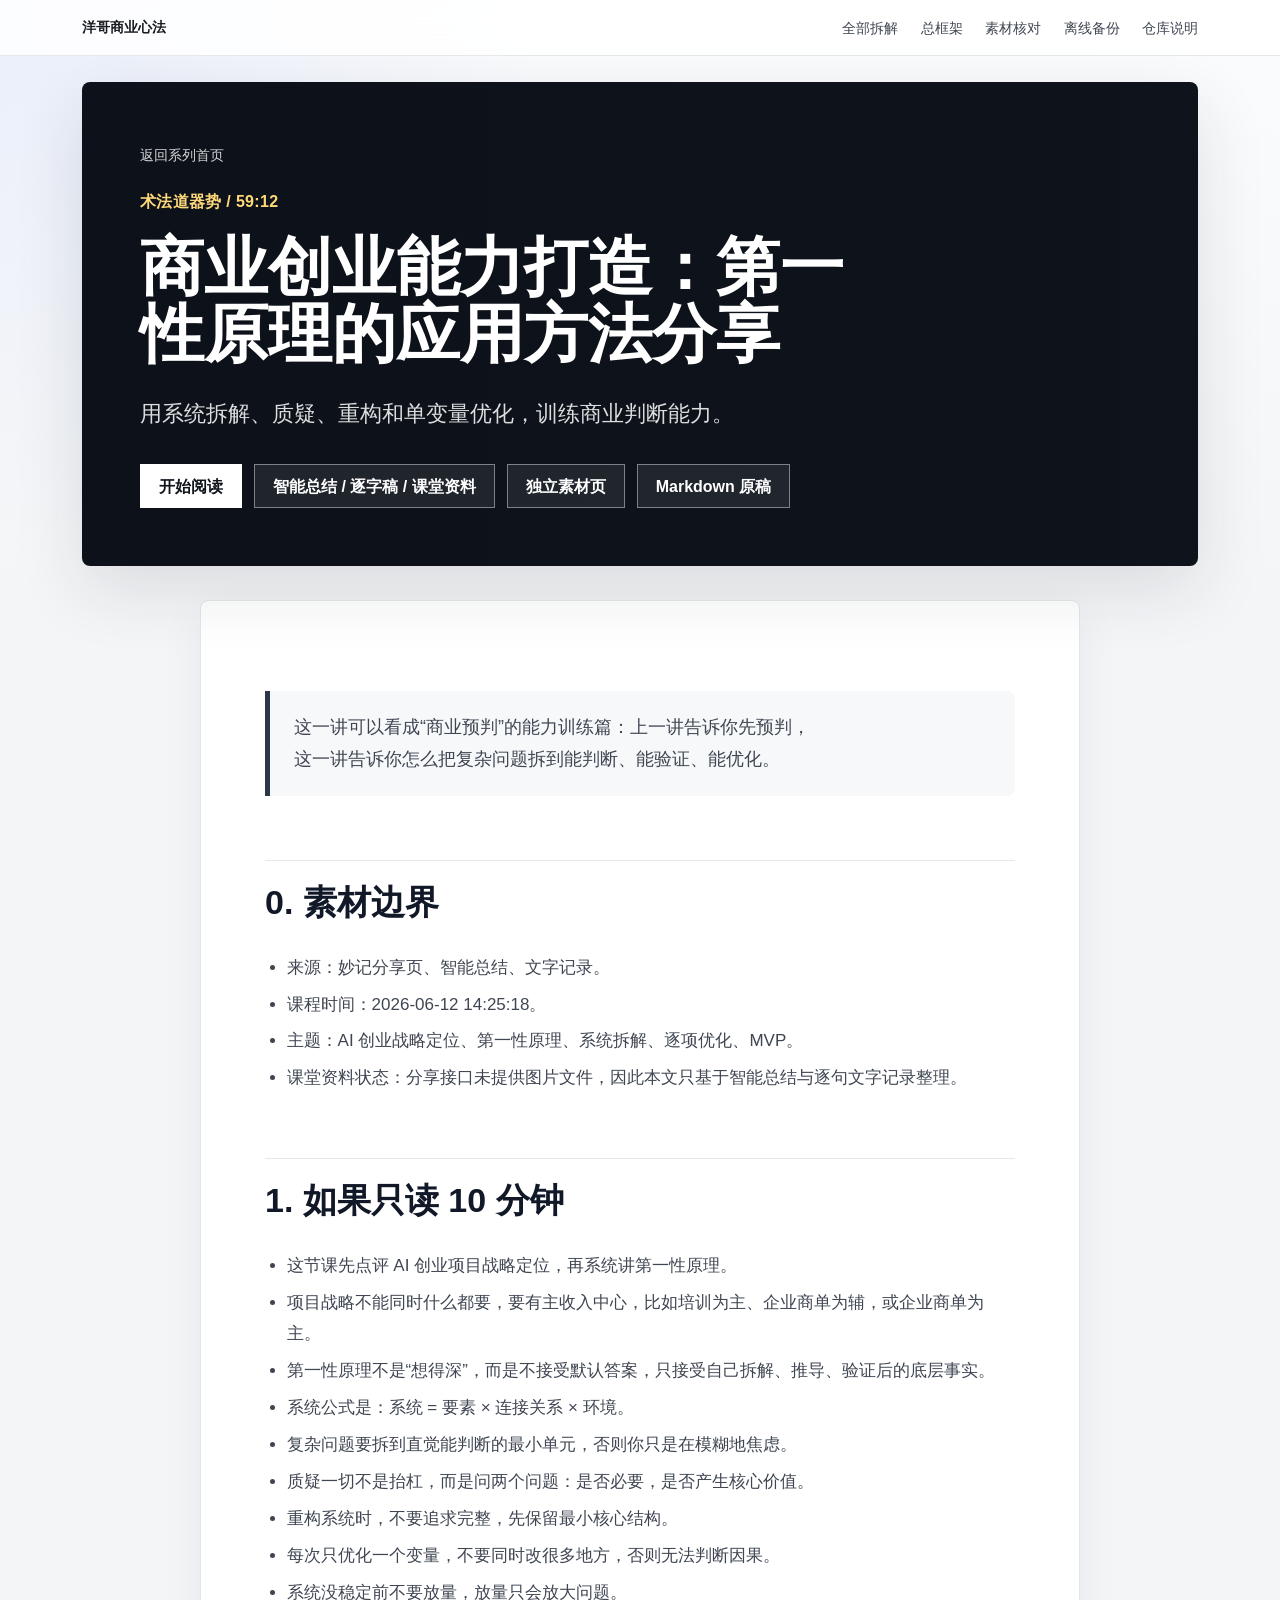
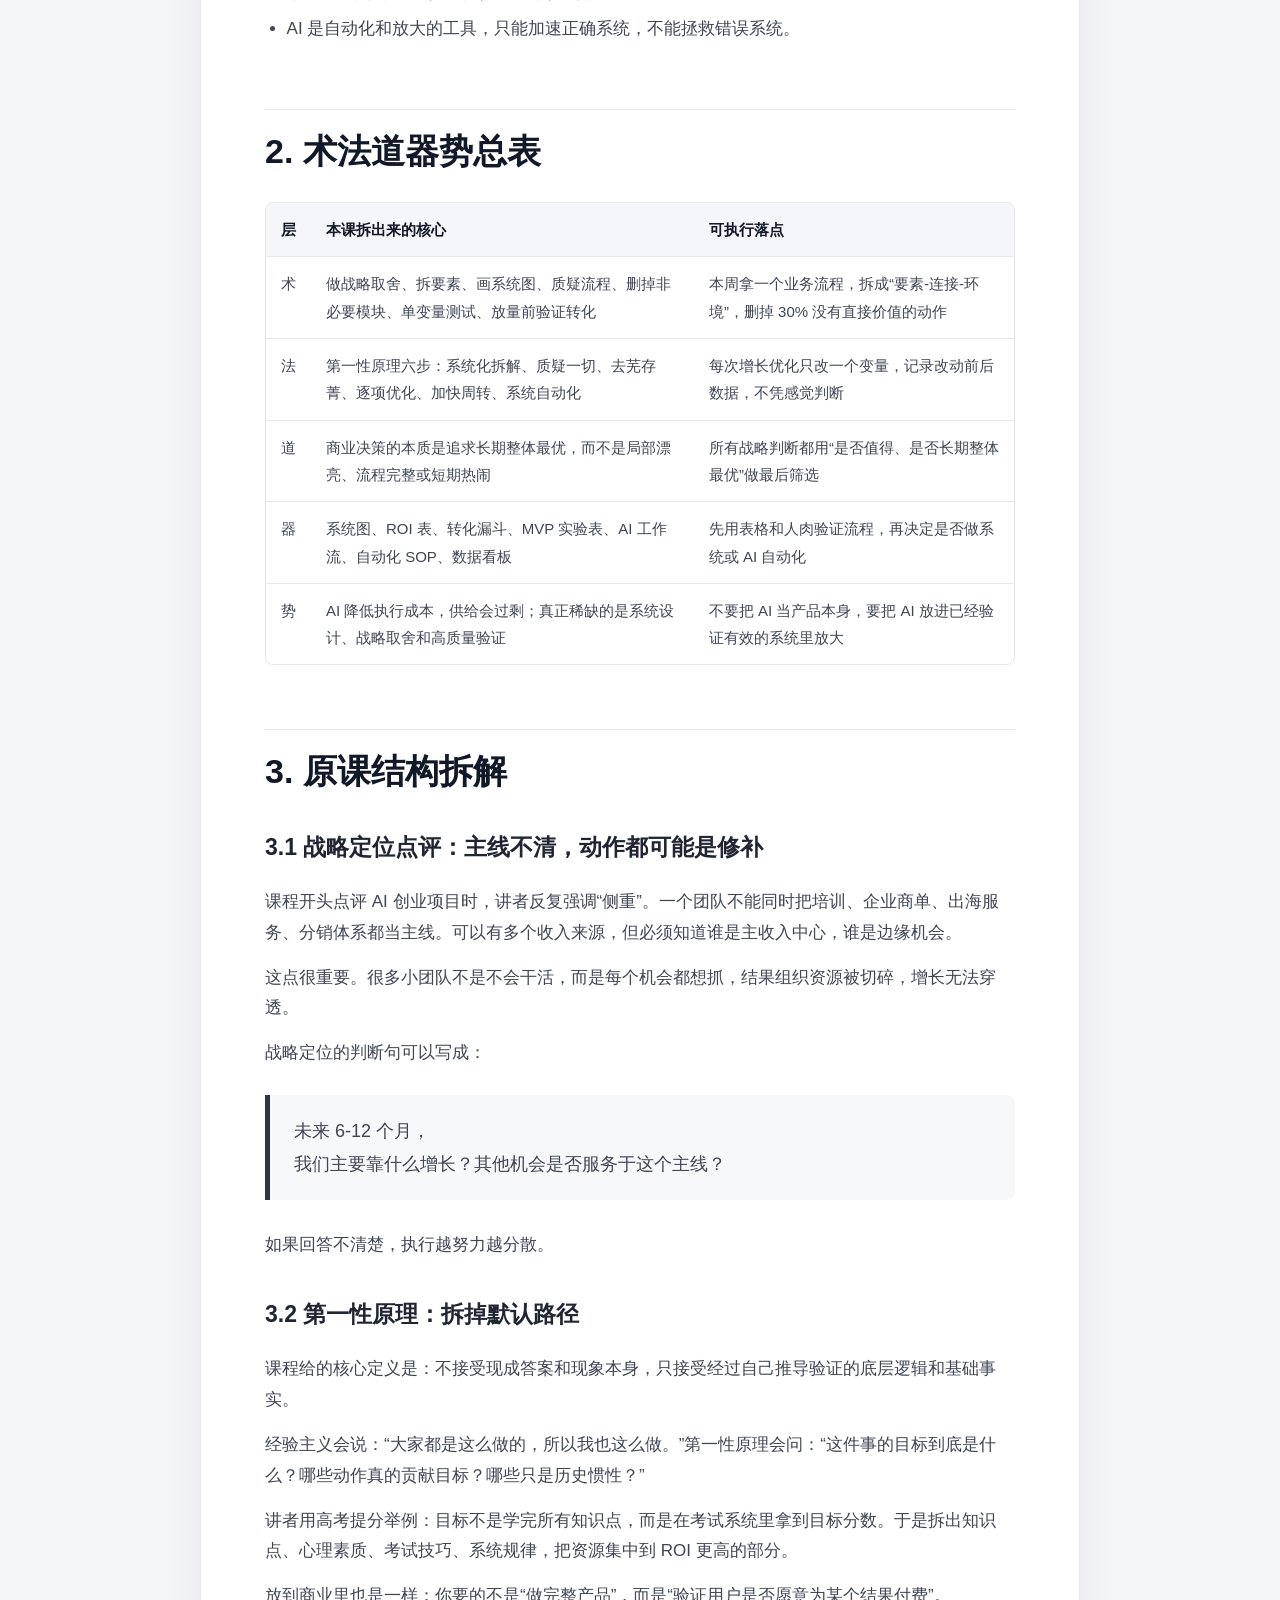
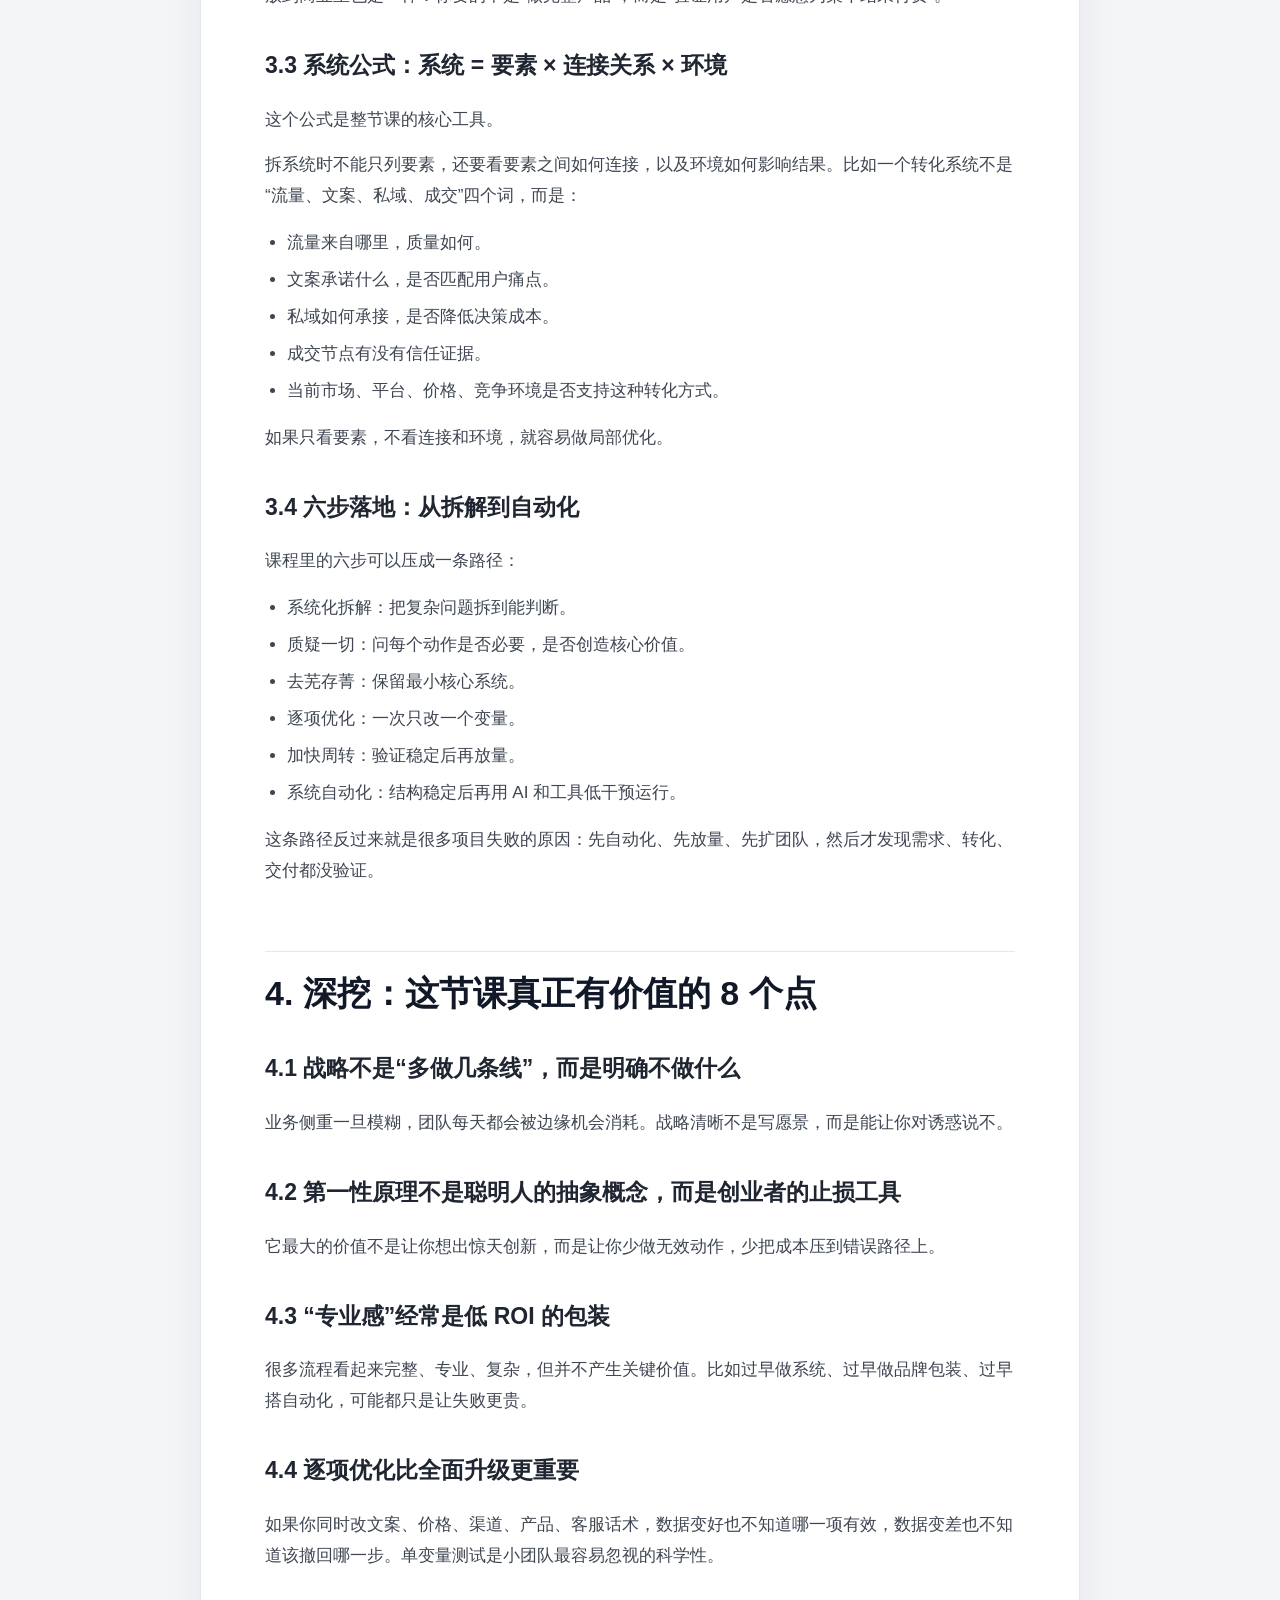
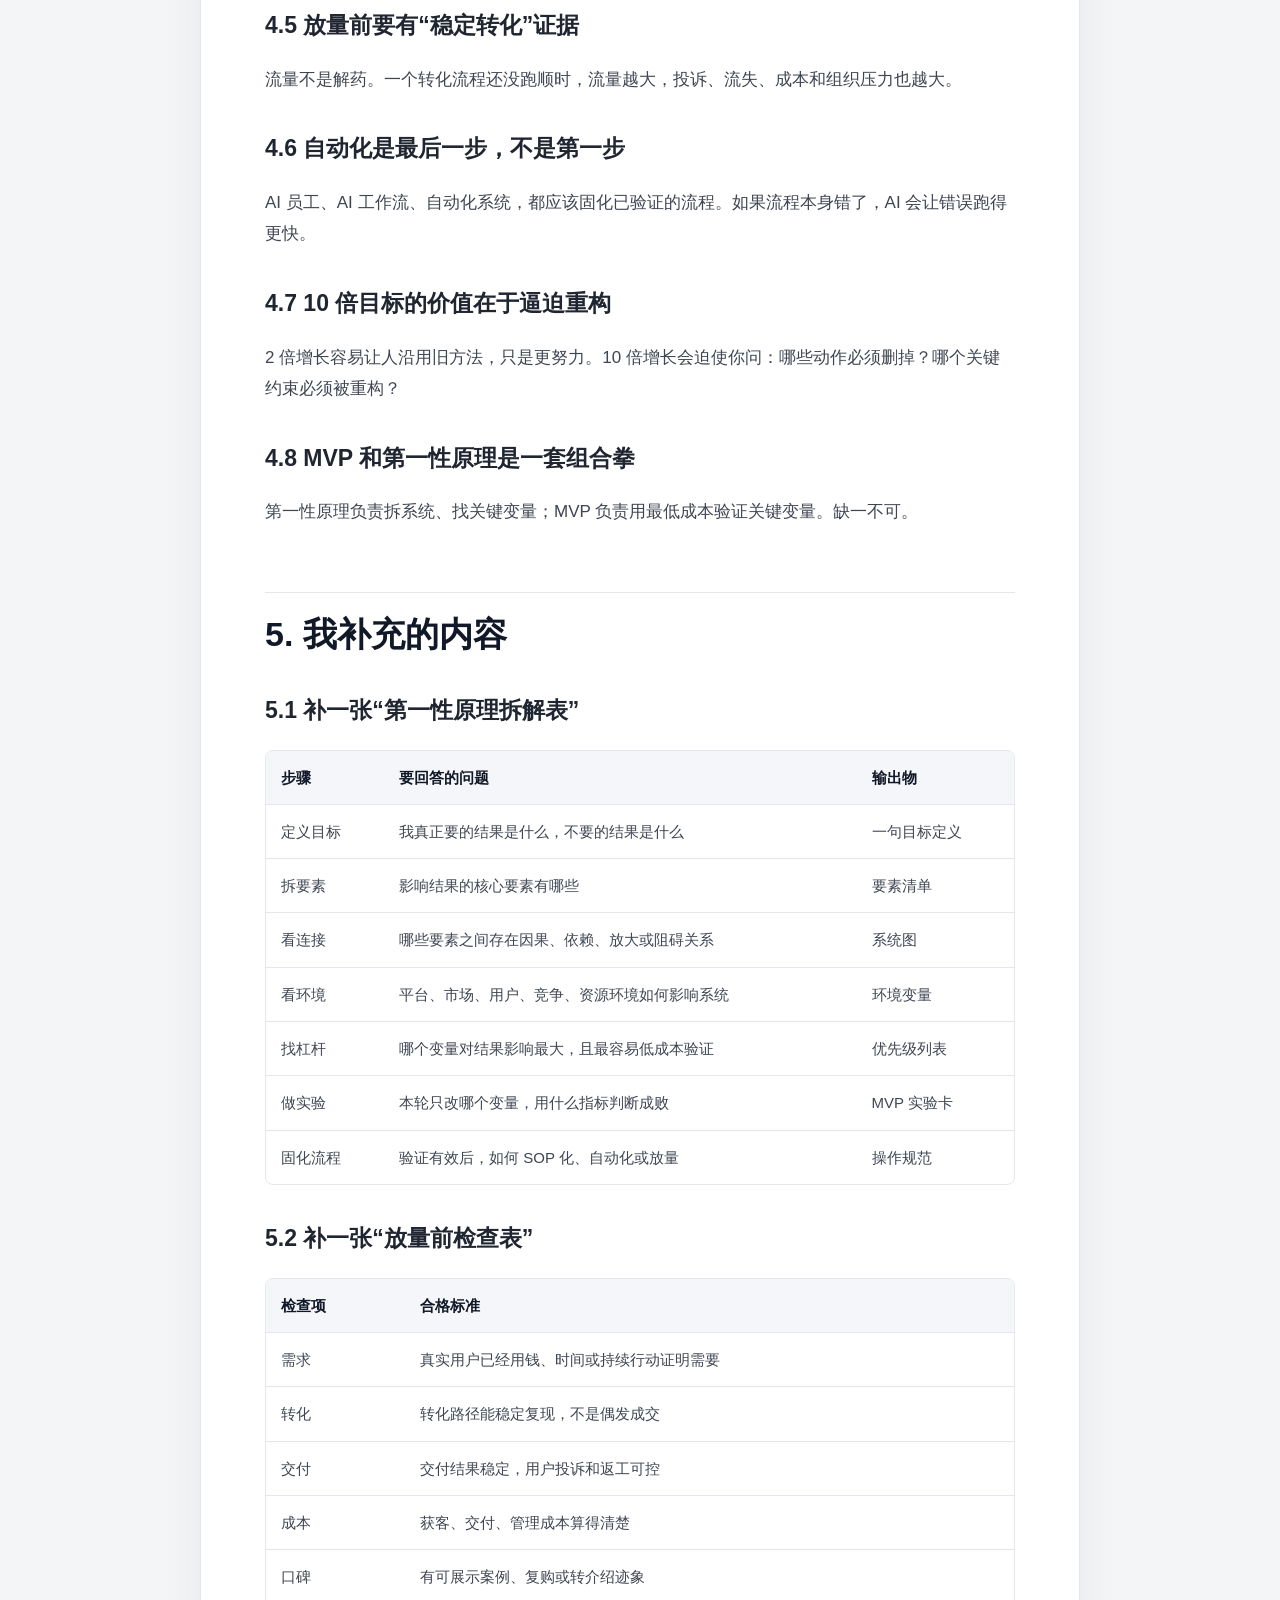
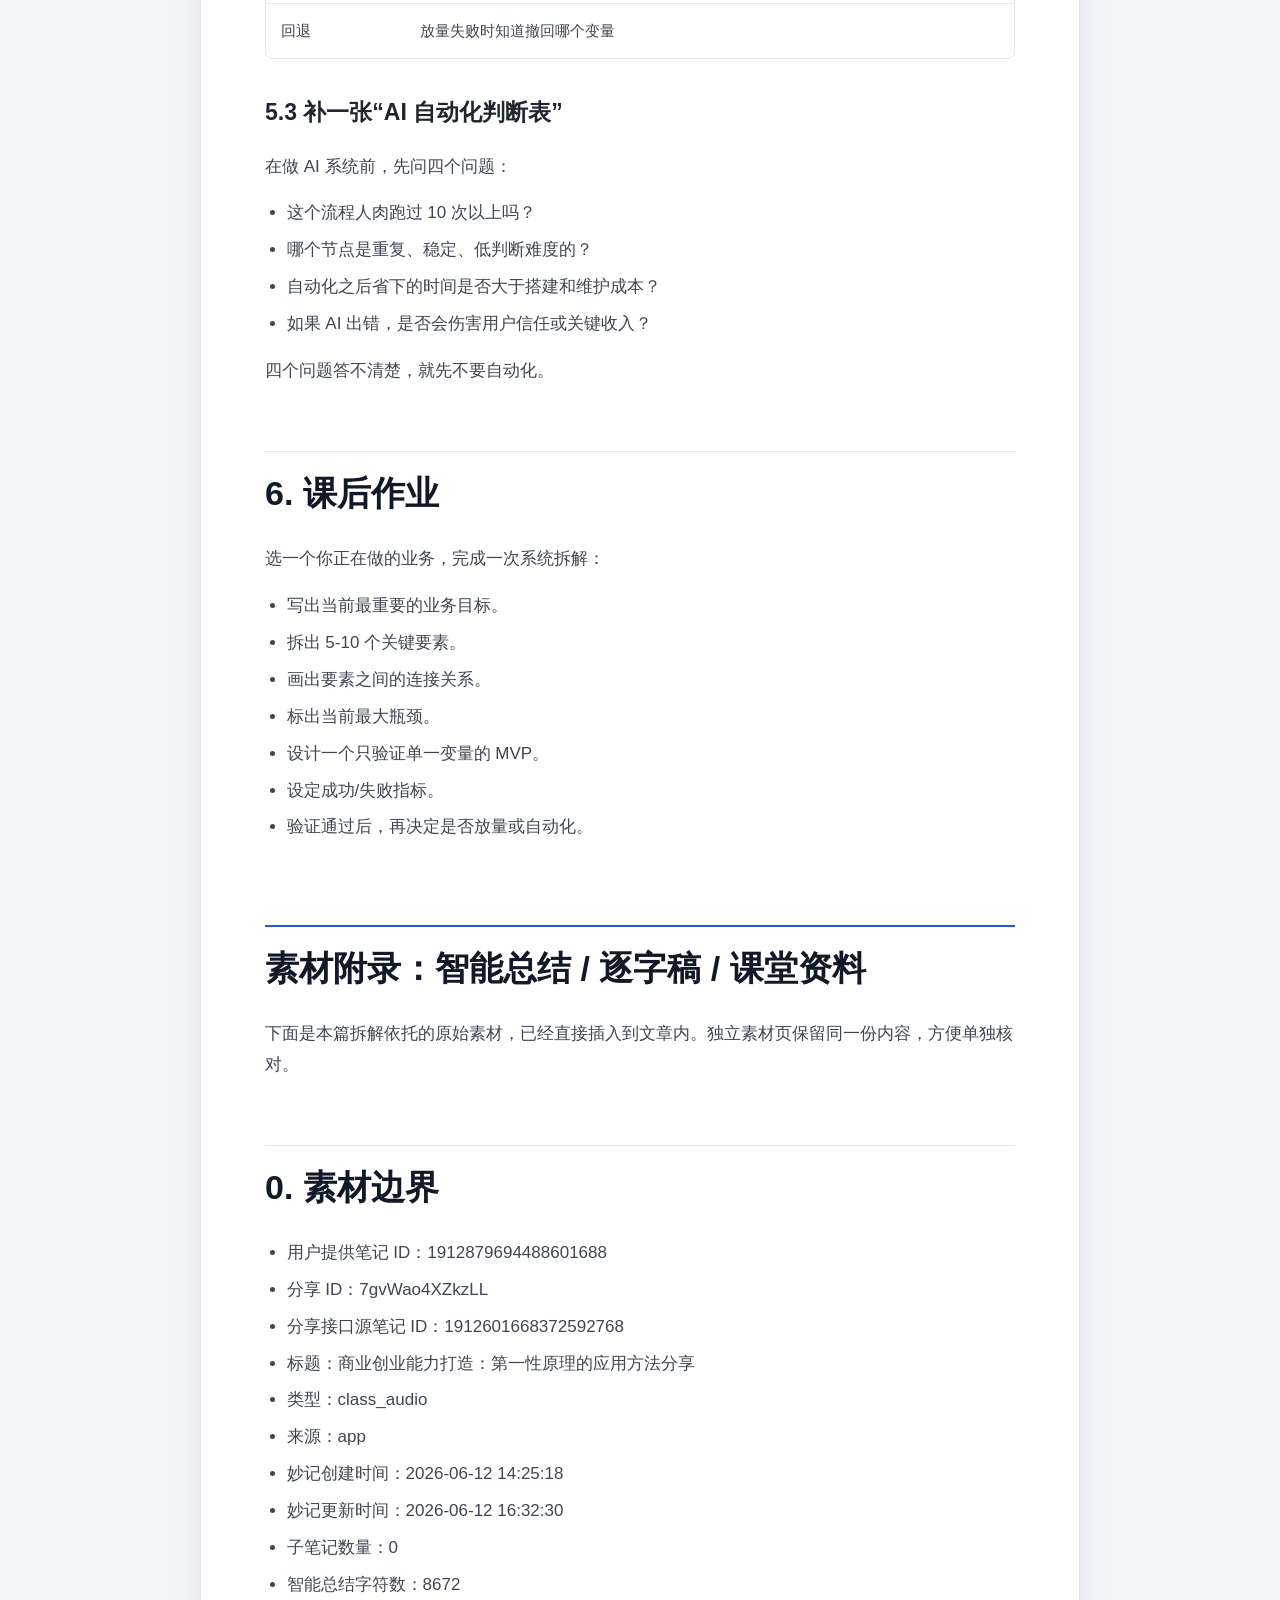
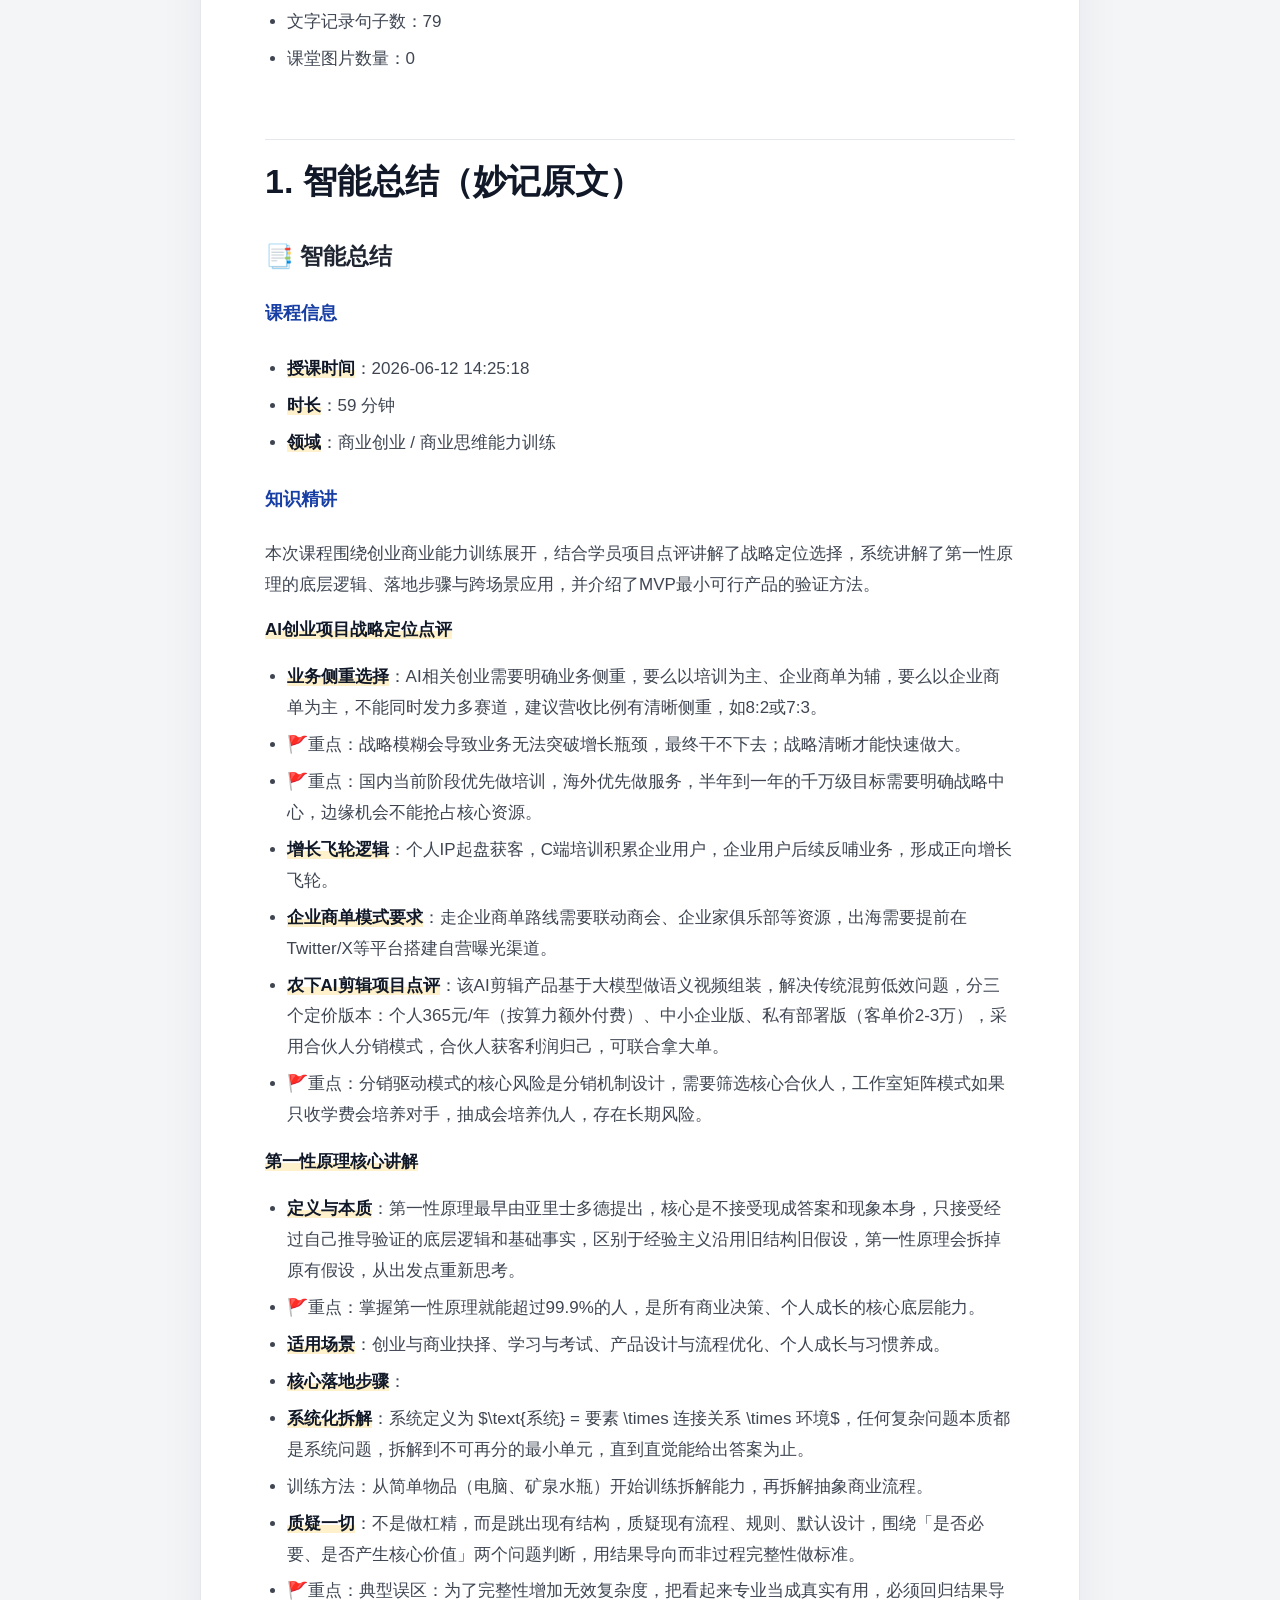
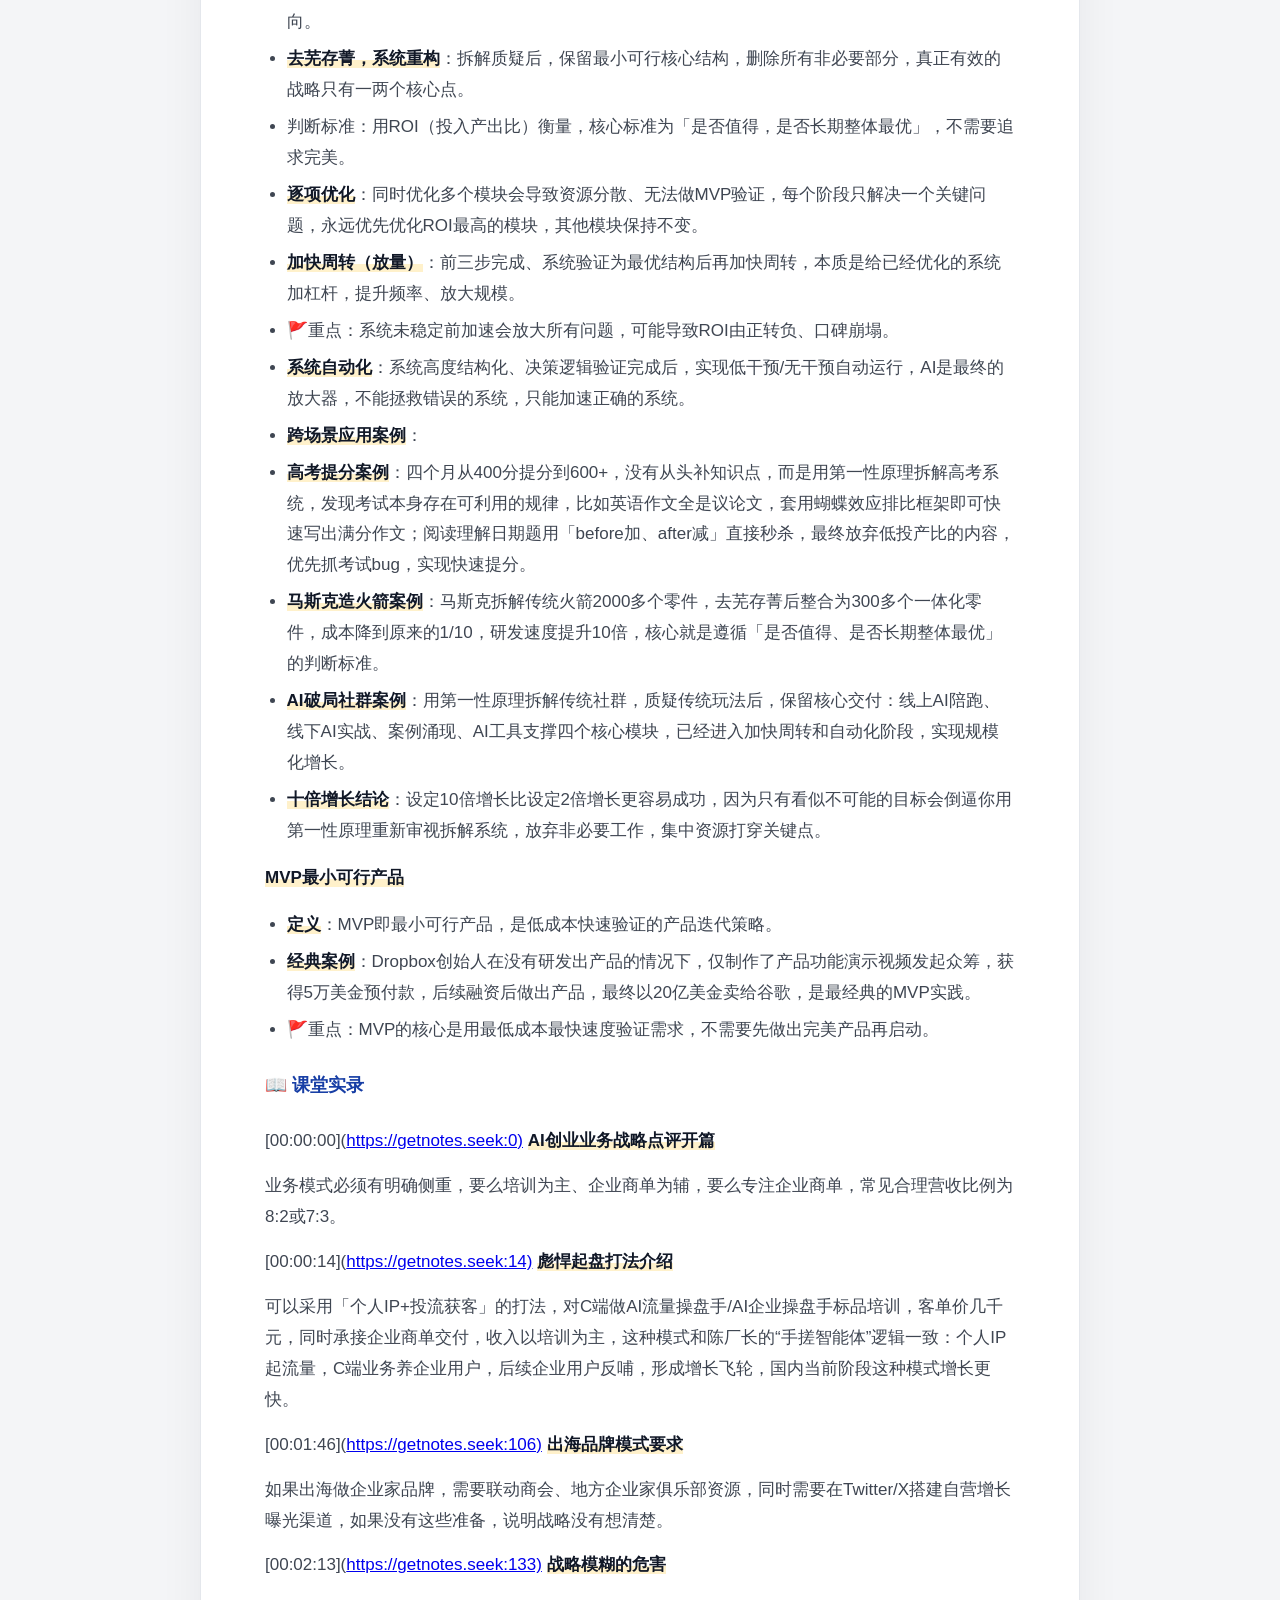
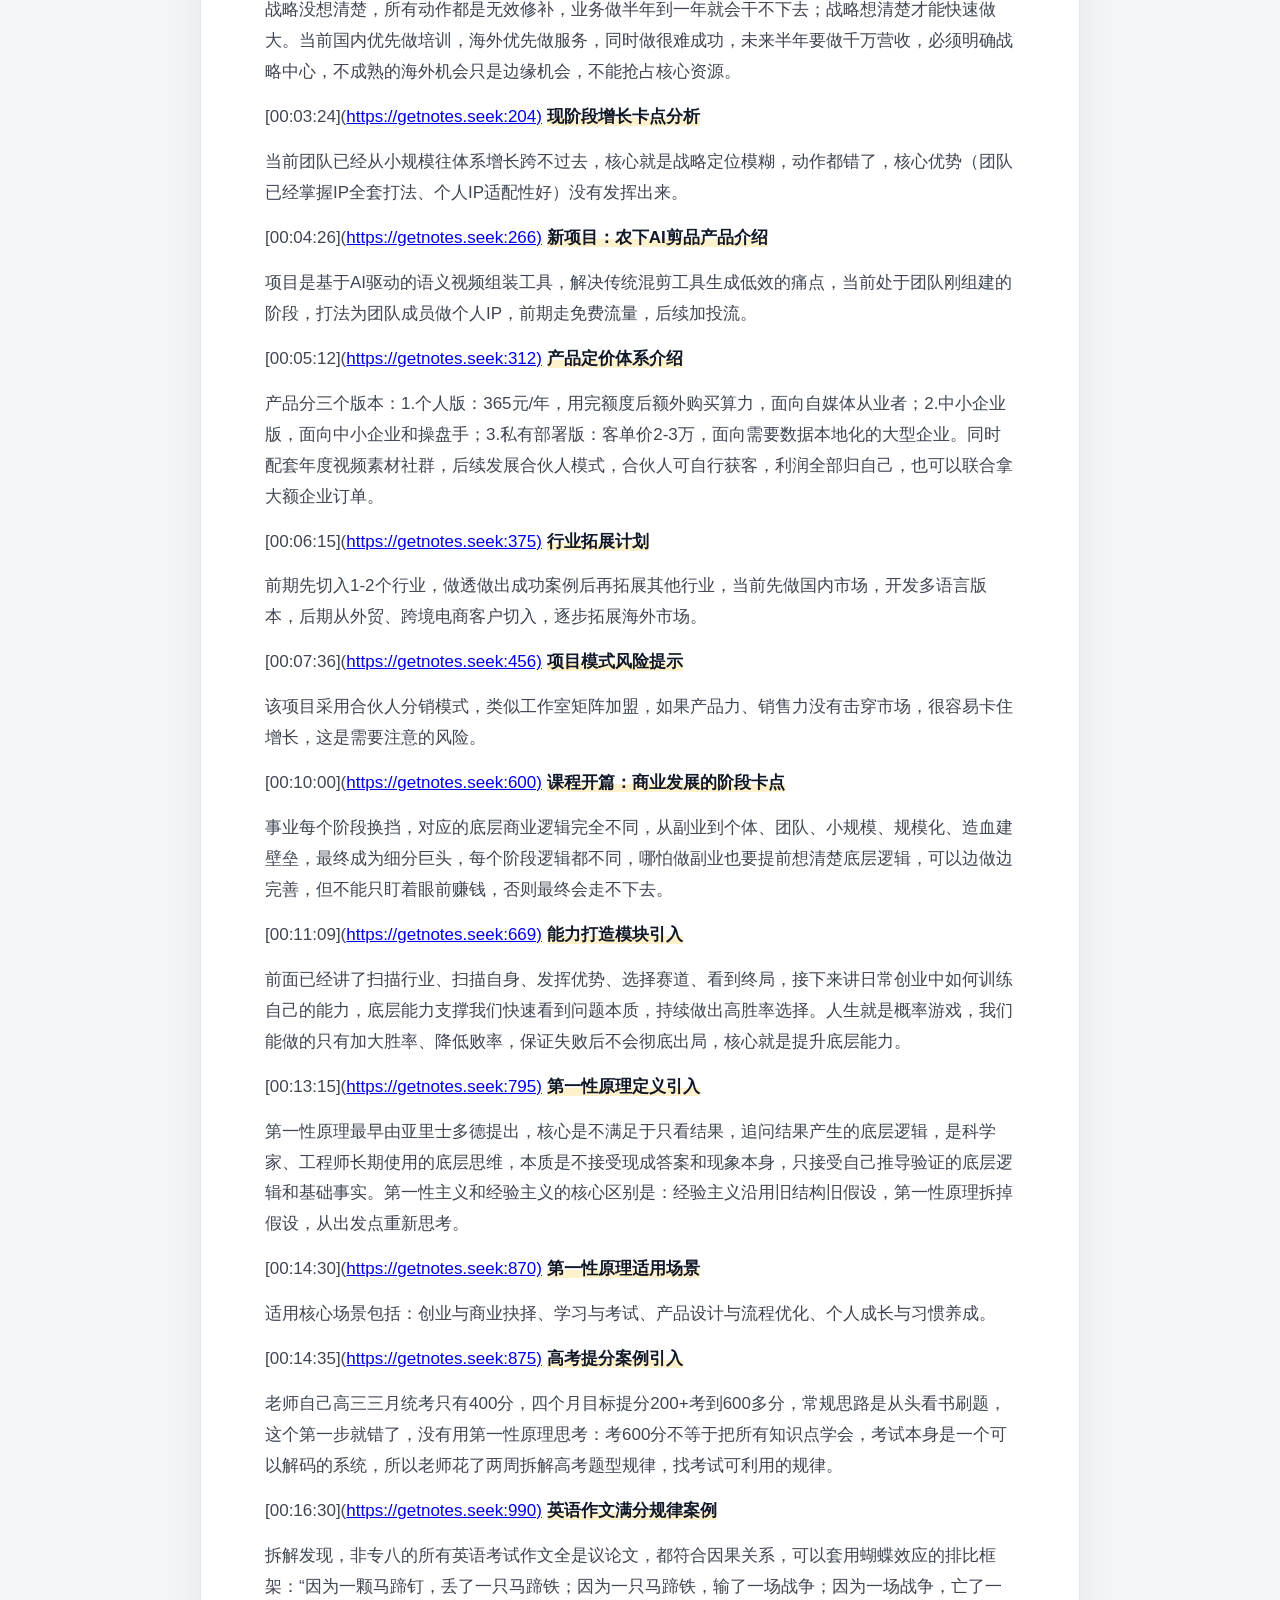
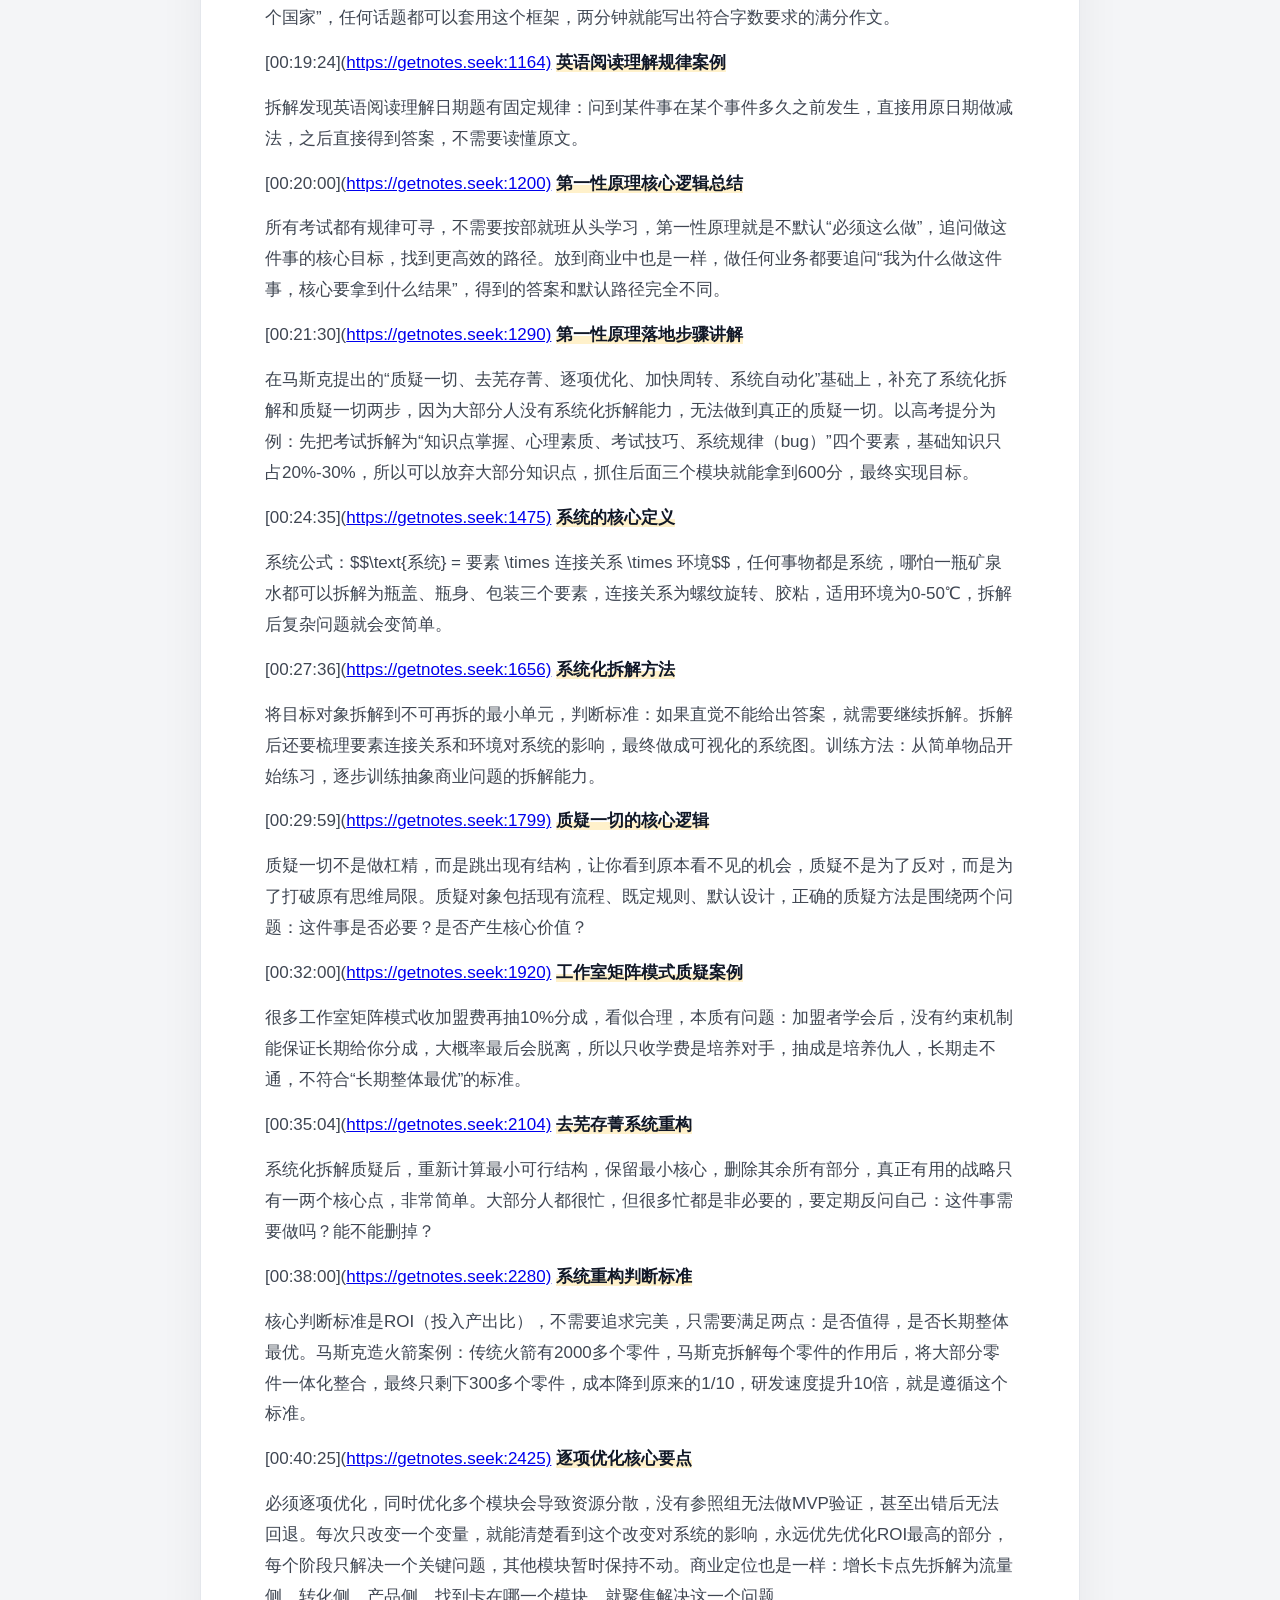
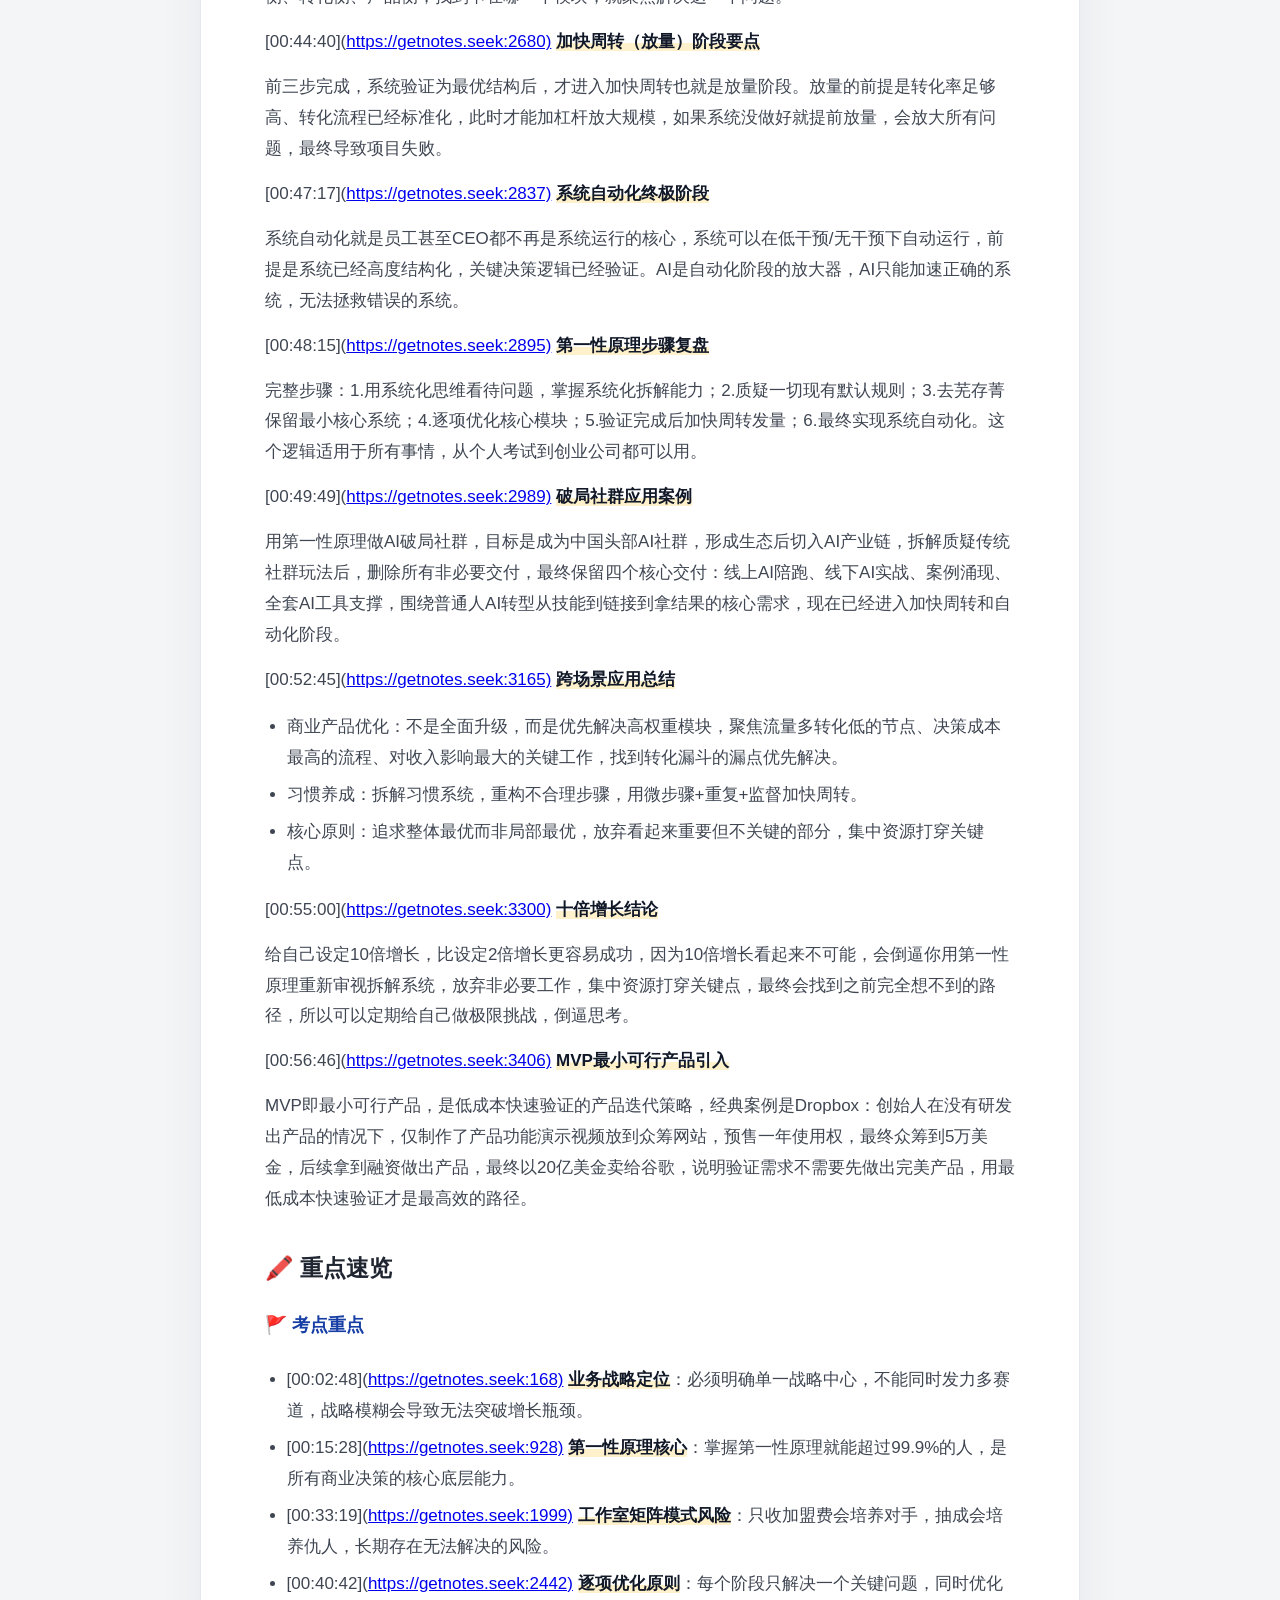
<file: notes/1912879694488601688/index.html>
<!doctype html>
<html lang="zh-CN">
<head>
  <meta charset="utf-8">
  <meta name="viewport" content="width=device-width, initial-scale=1">
  <title>商业创业能力打造：第一性原理的应用方法分享 · 术法道器势拆解</title>
  <meta name="description" content="用系统拆解、质疑、重构和单变量优化，训练商业判断能力。">
  <link rel="stylesheet" href="../../styles.css">
</head>
<body>
<header class="site-header">
    <nav>
      <a href="../../index.html" class="brand">洋哥商业心法</a>
      <div>
        <a href="../../index.html#notes">全部拆解</a>
        <a href="../../index.html#framework">总框架</a>
        <a href="../../audit.html">素材核对</a>
        <a href="../../archive.html">离线备份</a>
        <a href="../../README.md">仓库说明</a>
      </div>
    </nav>
  </header>
  <main id="top">
    <section class="article-hero">
      <div class="article-hero-copy">
        <a class="back-link" href="../../index.html">返回系列首页</a>
        <p class="meta">术法道器势 / 59:12</p>
        <h1>商业创业能力打造：第一性原理的应用方法分享</h1>
        <p class="lead">用系统拆解、质疑、重构和单变量优化，训练商业判断能力。</p>
        <div class="actions">
          <a class="button primary" href="#1-如果只读-10-分钟">开始阅读</a>
          <a class="button ghost" href="#materials-appendix">智能总结 / 逐字稿 / 课堂资料</a>
          <a class="button ghost" href="materials.html">独立素材页</a>
          <a class="button ghost" href="analysis.md">Markdown 原稿</a>
        </div>
      </div>
    </section>

    <article class="content">
<blockquote><p>这一讲可以看成“商业预判”的能力训练篇：上一讲告诉你先预判，<br>这一讲告诉你怎么把复杂问题拆到能判断、能验证、能优化。<br></p></blockquote>
<h2 id="0-素材边界">0. 素材边界</h2>
<ul>
<li>来源：妙记分享页、智能总结、文字记录。</li>
<li>课程时间：2026-06-12 14:25:18。</li>
<li>主题：AI 创业战略定位、第一性原理、系统拆解、逐项优化、MVP。</li>
<li>课堂资料状态：分享接口未提供图片文件，因此本文只基于智能总结与逐句文字记录整理。</li>
</ul>
<h2 id="1-如果只读-10-分钟">1. 如果只读 10 分钟</h2>
<ul>
<li>这节课先点评 AI 创业项目战略定位，再系统讲第一性原理。</li>
<li>项目战略不能同时什么都要，要有主收入中心，比如培训为主、企业商单为辅，或企业商单为主。</li>
<li>第一性原理不是“想得深”，而是不接受默认答案，只接受自己拆解、推导、验证后的底层事实。</li>
<li>系统公式是：系统 = 要素 × 连接关系 × 环境。</li>
<li>复杂问题要拆到直觉能判断的最小单元，否则你只是在模糊地焦虑。</li>
<li>质疑一切不是抬杠，而是问两个问题：是否必要，是否产生核心价值。</li>
<li>重构系统时，不要追求完整，先保留最小核心结构。</li>
<li>每次只优化一个变量，不要同时改很多地方，否则无法判断因果。</li>
<li>系统没稳定前不要放量，放量只会放大问题。</li>
<li>AI 是自动化和放大的工具，只能加速正确系统，不能拯救错误系统。</li>
</ul>
<h2 id="2-术法道器势总表">2. 术法道器势总表</h2>
<div class="table-wrap"><table><thead><tr><th>层</th><th>本课拆出来的核心</th><th>可执行落点</th></tr></thead><tbody><tr><td>术</td><td>做战略取舍、拆要素、画系统图、质疑流程、删掉非必要模块、单变量测试、放量前验证转化</td><td>本周拿一个业务流程，拆成“要素-连接-环境”，删掉 30% 没有直接价值的动作</td></tr><tr><td>法</td><td>第一性原理六步：系统化拆解、质疑一切、去芜存菁、逐项优化、加快周转、系统自动化</td><td>每次增长优化只改一个变量，记录改动前后数据，不凭感觉判断</td></tr><tr><td>道</td><td>商业决策的本质是追求长期整体最优，而不是局部漂亮、流程完整或短期热闹</td><td>所有战略判断都用“是否值得、是否长期整体最优”做最后筛选</td></tr><tr><td>器</td><td>系统图、ROI 表、转化漏斗、MVP 实验表、AI 工作流、自动化 SOP、数据看板</td><td>先用表格和人肉验证流程，再决定是否做系统或 AI 自动化</td></tr><tr><td>势</td><td>AI 降低执行成本，供给会过剩；真正稀缺的是系统设计、战略取舍和高质量验证</td><td>不要把 AI 当产品本身，要把 AI 放进已经验证有效的系统里放大</td></tr></tbody></table></div>
<h2 id="3-原课结构拆解">3. 原课结构拆解</h2>
<h3 id="3-1-战略定位点评-主线不清-动作都可能是修补">3.1 战略定位点评：主线不清，动作都可能是修补</h3>
<p>课程开头点评 AI 创业项目时，讲者反复强调“侧重”。一个团队不能同时把培训、企业商单、出海服务、分销体系都当主线。可以有多个收入来源，但必须知道谁是主收入中心，谁是边缘机会。</p>
<p>这点很重要。很多小团队不是不会干活，而是每个机会都想抓，结果组织资源被切碎，增长无法穿透。</p>
<p>战略定位的判断句可以写成：</p>
<blockquote><p>未来 6-12 个月，<br>我们主要靠什么增长？其他机会是否服务于这个主线？</p></blockquote>
<p>如果回答不清楚，执行越努力越分散。</p>
<h3 id="3-2-第一性原理-拆掉默认路径">3.2 第一性原理：拆掉默认路径</h3>
<p>课程给的核心定义是：不接受现成答案和现象本身，只接受经过自己推导验证的底层逻辑和基础事实。</p>
<p>经验主义会说：“大家都是这么做的，所以我也这么做。”第一性原理会问：“这件事的目标到底是什么？哪些动作真的贡献目标？哪些只是历史惯性？”</p>
<p>讲者用高考提分举例：目标不是学完所有知识点，而是在考试系统里拿到目标分数。于是拆出知识点、心理素质、考试技巧、系统规律，把资源集中到 ROI 更高的部分。</p>
<p>放到商业里也是一样：你要的不是“做完整产品”，而是“验证用户是否愿意为某个结果付费”。</p>
<h3 id="3-3-系统公式-系统-要素-连接关系-环境">3.3 系统公式：系统 = 要素 × 连接关系 × 环境</h3>
<p>这个公式是整节课的核心工具。</p>
<p>拆系统时不能只列要素，还要看要素之间如何连接，以及环境如何影响结果。比如一个转化系统不是“流量、文案、私域、成交”四个词，而是：</p>
<ul>
<li>流量来自哪里，质量如何。</li>
<li>文案承诺什么，是否匹配用户痛点。</li>
<li>私域如何承接，是否降低决策成本。</li>
<li>成交节点有没有信任证据。</li>
<li>当前市场、平台、价格、竞争环境是否支持这种转化方式。</li>
</ul>
<p>如果只看要素，不看连接和环境，就容易做局部优化。</p>
<h3 id="3-4-六步落地-从拆解到自动化">3.4 六步落地：从拆解到自动化</h3>
<p>课程里的六步可以压成一条路径：</p>
<ul>
<li>系统化拆解：把复杂问题拆到能判断。</li>
<li>质疑一切：问每个动作是否必要，是否创造核心价值。</li>
<li>去芜存菁：保留最小核心系统。</li>
<li>逐项优化：一次只改一个变量。</li>
<li>加快周转：验证稳定后再放量。</li>
<li>系统自动化：结构稳定后再用 AI 和工具低干预运行。</li>
</ul>
<p>这条路径反过来就是很多项目失败的原因：先自动化、先放量、先扩团队，然后才发现需求、转化、交付都没验证。</p>
<h2 id="4-深挖-这节课真正有价值的-8-个点">4. 深挖：这节课真正有价值的 8 个点</h2>
<h3 id="4-1-战略不是-多做几条线-而是明确不做什么">4.1 战略不是“多做几条线”，而是明确不做什么</h3>
<p>业务侧重一旦模糊，团队每天都会被边缘机会消耗。战略清晰不是写愿景，而是能让你对诱惑说不。</p>
<h3 id="4-2-第一性原理不是聪明人的抽象概念-而是创业者的止损工具">4.2 第一性原理不是聪明人的抽象概念，而是创业者的止损工具</h3>
<p>它最大的价值不是让你想出惊天创新，而是让你少做无效动作，少把成本压到错误路径上。</p>
<h3 id="4-3-专业感-经常是低-roi-的包装">4.3 “专业感”经常是低 ROI 的包装</h3>
<p>很多流程看起来完整、专业、复杂，但并不产生关键价值。比如过早做系统、过早做品牌包装、过早搭自动化，可能都只是让失败更贵。</p>
<h3 id="4-4-逐项优化比全面升级更重要">4.4 逐项优化比全面升级更重要</h3>
<p>如果你同时改文案、价格、渠道、产品、客服话术，数据变好也不知道哪一项有效，数据变差也不知道该撤回哪一步。单变量测试是小团队最容易忽视的科学性。</p>
<h3 id="4-5-放量前要有-稳定转化-证据">4.5 放量前要有“稳定转化”证据</h3>
<p>流量不是解药。一个转化流程还没跑顺时，流量越大，投诉、流失、成本和组织压力也越大。</p>
<h3 id="4-6-自动化是最后一步-不是第一步">4.6 自动化是最后一步，不是第一步</h3>
<p>AI 员工、AI 工作流、自动化系统，都应该固化已验证的流程。如果流程本身错了，AI 会让错误跑得更快。</p>
<h3 id="4-7-10-倍目标的价值在于逼迫重构">4.7 10 倍目标的价值在于逼迫重构</h3>
<p>2 倍增长容易让人沿用旧方法，只是更努力。10 倍增长会迫使你问：哪些动作必须删掉？哪个关键约束必须被重构？</p>
<h3 id="4-8-mvp-和第一性原理是一套组合拳">4.8 MVP 和第一性原理是一套组合拳</h3>
<p>第一性原理负责拆系统、找关键变量；MVP 负责用最低成本验证关键变量。缺一不可。</p>
<h2 id="5-我补充的内容">5. 我补充的内容</h2>
<h3 id="5-1-补一张-第一性原理拆解表">5.1 补一张“第一性原理拆解表”</h3>
<div class="table-wrap"><table><thead><tr><th>步骤</th><th>要回答的问题</th><th>输出物</th></tr></thead><tbody><tr><td>定义目标</td><td>我真正要的结果是什么，不要的结果是什么</td><td>一句目标定义</td></tr><tr><td>拆要素</td><td>影响结果的核心要素有哪些</td><td>要素清单</td></tr><tr><td>看连接</td><td>哪些要素之间存在因果、依赖、放大或阻碍关系</td><td>系统图</td></tr><tr><td>看环境</td><td>平台、市场、用户、竞争、资源环境如何影响系统</td><td>环境变量</td></tr><tr><td>找杠杆</td><td>哪个变量对结果影响最大，且最容易低成本验证</td><td>优先级列表</td></tr><tr><td>做实验</td><td>本轮只改哪个变量，用什么指标判断成败</td><td>MVP 实验卡</td></tr><tr><td>固化流程</td><td>验证有效后，如何 SOP 化、自动化或放量</td><td>操作规范</td></tr></tbody></table></div>
<h3 id="5-2-补一张-放量前检查表">5.2 补一张“放量前检查表”</h3>
<div class="table-wrap"><table><thead><tr><th>检查项</th><th>合格标准</th></tr></thead><tbody><tr><td>需求</td><td>真实用户已经用钱、时间或持续行动证明需要</td></tr><tr><td>转化</td><td>转化路径能稳定复现，不是偶发成交</td></tr><tr><td>交付</td><td>交付结果稳定，用户投诉和返工可控</td></tr><tr><td>成本</td><td>获客、交付、管理成本算得清楚</td></tr><tr><td>口碑</td><td>有可展示案例、复购或转介绍迹象</td></tr><tr><td>回退</td><td>放量失败时知道撤回哪个变量</td></tr></tbody></table></div>
<h3 id="5-3-补一张-ai-自动化判断表">5.3 补一张“AI 自动化判断表”</h3>
<p>在做 AI 系统前，先问四个问题：</p>
<ul>
<li>这个流程人肉跑过 10 次以上吗？</li>
<li>哪个节点是重复、稳定、低判断难度的？</li>
<li>自动化之后省下的时间是否大于搭建和维护成本？</li>
<li>如果 AI 出错，是否会伤害用户信任或关键收入？</li>
</ul>
<p>四个问题答不清楚，就先不要自动化。</p>
<h2 id="6-课后作业">6. 课后作业</h2>
<p>选一个你正在做的业务，完成一次系统拆解：</p>
<ul>
<li>写出当前最重要的业务目标。</li>
<li>拆出 5-10 个关键要素。</li>
<li>画出要素之间的连接关系。</li>
<li>标出当前最大瓶颈。</li>
<li>设计一个只验证单一变量的 MVP。</li>
<li>设定成功/失败指标。</li>
<li>验证通过后，再决定是否放量或自动化。</li>
</ul>
<section class="source-appendix source-content" id="materials-appendix">
<h2>素材附录：智能总结 / 逐字稿 / 课堂资料</h2>
<p>下面是本篇拆解依托的原始素材，已经直接插入到文章内。独立素材页保留同一份内容，方便单独核对。</p>

<h2 id="0-素材边界">0. 素材边界</h2>
<ul>
<li>用户提供笔记 ID：1912879694488601688</li>
<li>分享 ID：7gvWao4XZkzLL</li>
<li>分享接口源笔记 ID：1912601668372592768</li>
<li>标题：商业创业能力打造：第一性原理的应用方法分享</li>
<li>类型：class_audio</li>
<li>来源：app</li>
<li>妙记创建时间：2026-06-12 14:25:18</li>
<li>妙记更新时间：2026-06-12 16:32:30</li>
<li>子笔记数量：0</li>
<li>智能总结字符数：8672</li>
<li>文字记录句子数：79</li>
<li>课堂图片数量：0</li>
</ul>
<h2 id="1-智能总结-妙记原文">1. 智能总结（妙记原文）</h2>
<h3 id="智能总结">📑 智能总结</h3>
<h4 id="课程信息">课程信息</h4>
<ul>
<li><strong>授课时间</strong>：2026-06-12 14:25:18</li>
<li><strong>时长</strong>：59 分钟</li>
<li><strong>领域</strong>：商业创业 / 商业思维能力训练</li>
</ul>
<h4 id="知识精讲">知识精讲</h4>
<p>本次课程围绕创业商业能力训练展开，结合学员项目点评讲解了战略定位选择，系统讲解了第一性原理的底层逻辑、落地步骤与跨场景应用，并介绍了MVP最小可行产品的验证方法。</p>
<p><strong>AI创业项目战略定位点评</strong></p>
<ul>
<li><strong>业务侧重选择</strong>：AI相关创业需要明确业务侧重，要么以培训为主、企业商单为辅，要么以企业商单为主，不能同时发力多赛道，建议营收比例有清晰侧重，如8:2或7:3。</li>
<li>🚩重点：战略模糊会导致业务无法突破增长瓶颈，最终干不下去；战略清晰才能快速做大。</li>
<li>🚩重点：国内当前阶段优先做培训，海外优先做服务，半年到一年的千万级目标需要明确战略中心，边缘机会不能抢占核心资源。</li>
<li><strong>增长飞轮逻辑</strong>：个人IP起盘获客，C端培训积累企业用户，企业用户后续反哺业务，形成正向增长飞轮。</li>
<li><strong>企业商单模式要求</strong>：走企业商单路线需要联动商会、企业家俱乐部等资源，出海需要提前在Twitter/X等平台搭建自营曝光渠道。</li>
<li><strong>农下AI剪辑项目点评</strong>：该AI剪辑产品基于大模型做语义视频组装，解决传统混剪低效问题，分三个定价版本：个人365元/年（按算力额外付费）、中小企业版、私有部署版（客单价2-3万），采用合伙人分销模式，合伙人获客利润归己，可联合拿大单。</li>
<li>🚩重点：分销驱动模式的核心风险是分销机制设计，需要筛选核心合伙人，工作室矩阵模式如果只收学费会培养对手，抽成会培养仇人，存在长期风险。</li>
</ul>
<p><strong>第一性原理核心讲解</strong></p>
<ul>
<li><strong>定义与本质</strong>：第一性原理最早由亚里士多德提出，核心是不接受现成答案和现象本身，只接受经过自己推导验证的底层逻辑和基础事实，区别于经验主义沿用旧结构旧假设，第一性原理会拆掉原有假设，从出发点重新思考。</li>
<li>🚩重点：掌握第一性原理就能超过99.9%的人，是所有商业决策、个人成长的核心底层能力。</li>
<li><strong>适用场景</strong>：创业与商业抉择、学习与考试、产品设计与流程优化、个人成长与习惯养成。</li>
<li><strong>核心落地步骤</strong>：</li>
<li><strong>系统化拆解</strong>：系统定义为 $\text{系统} = 要素 \times 连接关系 \times 环境$，任何复杂问题本质都是系统问题，拆解到不可再分的最小单元，直到直觉能给出答案为止。</li>
<li>训练方法：从简单物品（电脑、矿泉水瓶）开始训练拆解能力，再拆解抽象商业流程。</li>
<li><strong>质疑一切</strong>：不是做杠精，而是跳出现有结构，质疑现有流程、规则、默认设计，围绕「是否必要、是否产生核心价值」两个问题判断，用结果导向而非过程完整性做标准。</li>
<li>🚩重点：典型误区：为了完整性增加无效复杂度，把看起来专业当成真实有用，必须回归结果导向。</li>
<li><strong>去芜存菁，系统重构</strong>：拆解质疑后，保留最小可行核心结构，删除所有非必要部分，真正有效的战略只有一两个核心点。</li>
<li>判断标准：用ROI（投入产出比）衡量，核心标准为「是否值得，是否长期整体最优」，不需要追求完美。</li>
<li><strong>逐项优化</strong>：同时优化多个模块会导致资源分散、无法做MVP验证，每个阶段只解决一个关键问题，永远优先优化ROI最高的模块，其他模块保持不变。</li>
<li><strong>加快周转（放量）</strong>：前三步完成、系统验证为最优结构后再加快周转，本质是给已经优化的系统加杠杆，提升频率、放大规模。</li>
<li>🚩重点：系统未稳定前加速会放大所有问题，可能导致ROI由正转负、口碑崩塌。</li>
<li><strong>系统自动化</strong>：系统高度结构化、决策逻辑验证完成后，实现低干预/无干预自动运行，AI是最终的放大器，不能拯救错误的系统，只能加速正确的系统。</li>
<li><strong>跨场景应用案例</strong>：</li>
<li><strong>高考提分案例</strong>：四个月从400分提分到600+，没有从头补知识点，而是用第一性原理拆解高考系统，发现考试本身存在可利用的规律，比如英语作文全是议论文，套用蝴蝶效应排比框架即可快速写出满分作文；阅读理解日期题用「before加、after减」直接秒杀，最终放弃低投产比的内容，优先抓考试bug，实现快速提分。</li>
<li><strong>马斯克造火箭案例</strong>：马斯克拆解传统火箭2000多个零件，去芜存菁后整合为300多个一体化零件，成本降到原来的1/10，研发速度提升10倍，核心就是遵循「是否值得、是否长期整体最优」的判断标准。</li>
<li><strong>AI破局社群案例</strong>：用第一性原理拆解传统社群，质疑传统玩法后，保留核心交付：线上AI陪跑、线下AI实战、案例涌现、AI工具支撑四个核心模块，已经进入加快周转和自动化阶段，实现规模化增长。</li>
<li><strong>十倍增长结论</strong>：设定10倍增长比设定2倍增长更容易成功，因为只有看似不可能的目标会倒逼你用第一性原理重新审视拆解系统，放弃非必要工作，集中资源打穿关键点。</li>
</ul>
<p><strong>MVP最小可行产品</strong></p>
<ul>
<li><strong>定义</strong>：MVP即最小可行产品，是低成本快速验证的产品迭代策略。</li>
<li><strong>经典案例</strong>：Dropbox创始人在没有研发出产品的情况下，仅制作了产品功能演示视频发起众筹，获得5万美金预付款，后续融资后做出产品，最终以20亿美金卖给谷歌，是最经典的MVP实践。</li>
<li>🚩重点：MVP的核心是用最低成本最快速度验证需求，不需要先做出完美产品再启动。</li>
</ul>
<h4 id="课堂实录">📖 课堂实录</h4>
<p>[00:00:00](<a href="https://getnotes.seek:0)" target="_blank" rel="noreferrer">https://getnotes.seek:0)</a> <strong>AI创业业务战略点评开篇</strong></p>
<p>业务模式必须有明确侧重，要么培训为主、企业商单为辅，要么专注企业商单，常见合理营收比例为8:2或7:3。</p>
<p>[00:00:14](<a href="https://getnotes.seek:14)" target="_blank" rel="noreferrer">https://getnotes.seek:14)</a> <strong>彪悍起盘打法介绍</strong></p>
<p>可以采用「个人IP+投流获客」的打法，对C端做AI流量操盘手/AI企业操盘手标品培训，客单价几千元，同时承接企业商单交付，收入以培训为主，这种模式和陈厂长的“手搓智能体”逻辑一致：个人IP起流量，C端业务养企业用户，后续企业用户反哺，形成增长飞轮，国内当前阶段这种模式增长更快。</p>
<p>[00:01:46](<a href="https://getnotes.seek:106)" target="_blank" rel="noreferrer">https://getnotes.seek:106)</a> <strong>出海品牌模式要求</strong></p>
<p>如果出海做企业家品牌，需要联动商会、地方企业家俱乐部资源，同时需要在Twitter/X搭建自营增长曝光渠道，如果没有这些准备，说明战略没有想清楚。</p>
<p>[00:02:13](<a href="https://getnotes.seek:133)" target="_blank" rel="noreferrer">https://getnotes.seek:133)</a> <strong>战略模糊的危害</strong></p>
<p>战略没想清楚，所有动作都是无效修补，业务做半年到一年就会干不下去；战略想清楚才能快速做大。当前国内优先做培训，海外优先做服务，同时做很难成功，未来半年要做千万营收，必须明确战略中心，不成熟的海外机会只是边缘机会，不能抢占核心资源。</p>
<p>[00:03:24](<a href="https://getnotes.seek:204)" target="_blank" rel="noreferrer">https://getnotes.seek:204)</a> <strong>现阶段增长卡点分析</strong></p>
<p>当前团队已经从小规模往体系增长跨不过去，核心就是战略定位模糊，动作都错了，核心优势（团队已经掌握IP全套打法、个人IP适配性好）没有发挥出来。</p>
<p>[00:04:26](<a href="https://getnotes.seek:266)" target="_blank" rel="noreferrer">https://getnotes.seek:266)</a> <strong>新项目：农下AI剪品产品介绍</strong></p>
<p>项目是基于AI驱动的语义视频组装工具，解决传统混剪工具生成低效的痛点，当前处于团队刚组建的阶段，打法为团队成员做个人IP，前期走免费流量，后续加投流。</p>
<p>[00:05:12](<a href="https://getnotes.seek:312)" target="_blank" rel="noreferrer">https://getnotes.seek:312)</a> <strong>产品定价体系介绍</strong></p>
<p>产品分三个版本：1.个人版：365元/年，用完额度后额外购买算力，面向自媒体从业者；2.中小企业版，面向中小企业和操盘手；3.私有部署版：客单价2-3万，面向需要数据本地化的大型企业。同时配套年度视频素材社群，后续发展合伙人模式，合伙人可自行获客，利润全部归自己，也可以联合拿大额企业订单。</p>
<p>[00:06:15](<a href="https://getnotes.seek:375)" target="_blank" rel="noreferrer">https://getnotes.seek:375)</a> <strong>行业拓展计划</strong></p>
<p>前期先切入1-2个行业，做透做出成功案例后再拓展其他行业，当前先做国内市场，开发多语言版本，后期从外贸、跨境电商客户切入，逐步拓展海外市场。</p>
<p>[00:07:36](<a href="https://getnotes.seek:456)" target="_blank" rel="noreferrer">https://getnotes.seek:456)</a> <strong>项目模式风险提示</strong></p>
<p>该项目采用合伙人分销模式，类似工作室矩阵加盟，如果产品力、销售力没有击穿市场，很容易卡住增长，这是需要注意的风险。</p>
<p>[00:10:00](<a href="https://getnotes.seek:600)" target="_blank" rel="noreferrer">https://getnotes.seek:600)</a> <strong>课程开篇：商业发展的阶段卡点</strong></p>
<p>事业每个阶段换挡，对应的底层商业逻辑完全不同，从副业到个体、团队、小规模、规模化、造血建壁垒，最终成为细分巨头，每个阶段逻辑都不同，哪怕做副业也要提前想清楚底层逻辑，可以边做边完善，但不能只盯着眼前赚钱，否则最终会走不下去。</p>
<p>[00:11:09](<a href="https://getnotes.seek:669)" target="_blank" rel="noreferrer">https://getnotes.seek:669)</a> <strong>能力打造模块引入</strong></p>
<p>前面已经讲了扫描行业、扫描自身、发挥优势、选择赛道、看到终局，接下来讲日常创业中如何训练自己的能力，底层能力支撑我们快速看到问题本质，持续做出高胜率选择。人生就是概率游戏，我们能做的只有加大胜率、降低败率，保证失败后不会彻底出局，核心就是提升底层能力。</p>
<p>[00:13:15](<a href="https://getnotes.seek:795)" target="_blank" rel="noreferrer">https://getnotes.seek:795)</a> <strong>第一性原理定义引入</strong></p>
<p>第一性原理最早由亚里士多德提出，核心是不满足于只看结果，追问结果产生的底层逻辑，是科学家、工程师长期使用的底层思维，本质是不接受现成答案和现象本身，只接受自己推导验证的底层逻辑和基础事实。第一性主义和经验主义的核心区别是：经验主义沿用旧结构旧假设，第一性原理拆掉假设，从出发点重新思考。</p>
<p>[00:14:30](<a href="https://getnotes.seek:870)" target="_blank" rel="noreferrer">https://getnotes.seek:870)</a> <strong>第一性原理适用场景</strong></p>
<p>适用核心场景包括：创业与商业抉择、学习与考试、产品设计与流程优化、个人成长与习惯养成。</p>
<p>[00:14:35](<a href="https://getnotes.seek:875)" target="_blank" rel="noreferrer">https://getnotes.seek:875)</a> <strong>高考提分案例引入</strong></p>
<p>老师自己高三三月统考只有400分，四个月目标提分200+考到600多分，常规思路是从头看书刷题，这个第一步就错了，没有用第一性原理思考：考600分不等于把所有知识点学会，考试本身是一个可以解码的系统，所以老师花了两周拆解高考题型规律，找考试可利用的规律。</p>
<p>[00:16:30](<a href="https://getnotes.seek:990)" target="_blank" rel="noreferrer">https://getnotes.seek:990)</a> <strong>英语作文满分规律案例</strong></p>
<p>拆解发现，非专八的所有英语考试作文全是议论文，都符合因果关系，可以套用蝴蝶效应的排比框架：“因为一颗马蹄钉，丢了一只马蹄铁；因为一只马蹄铁，输了一场战争；因为一场战争，亡了一个国家”，任何话题都可以套用这个框架，两分钟就能写出符合字数要求的满分作文。</p>
<p>[00:19:24](<a href="https://getnotes.seek:1164)" target="_blank" rel="noreferrer">https://getnotes.seek:1164)</a> <strong>英语阅读理解规律案例</strong></p>
<p>拆解发现英语阅读理解日期题有固定规律：问到某件事在某个事件多久之前发生，直接用原日期做减法，之后直接得到答案，不需要读懂原文。</p>
<p>[00:20:00](<a href="https://getnotes.seek:1200)" target="_blank" rel="noreferrer">https://getnotes.seek:1200)</a> <strong>第一性原理核心逻辑总结</strong></p>
<p>所有考试都有规律可寻，不需要按部就班从头学习，第一性原理就是不默认“必须这么做”，追问做这件事的核心目标，找到更高效的路径。放到商业中也是一样，做任何业务都要追问“我为什么做这件事，核心要拿到什么结果”，得到的答案和默认路径完全不同。</p>
<p>[00:21:30](<a href="https://getnotes.seek:1290)" target="_blank" rel="noreferrer">https://getnotes.seek:1290)</a> <strong>第一性原理落地步骤讲解</strong></p>
<p>在马斯克提出的“质疑一切、去芜存菁、逐项优化、加快周转、系统自动化”基础上，补充了系统化拆解和质疑一切两步，因为大部分人没有系统化拆解能力，无法做到真正的质疑一切。以高考提分为例：先把考试拆解为“知识点掌握、心理素质、考试技巧、系统规律（bug）”四个要素，基础知识只占20%-30%，所以可以放弃大部分知识点，抓住后面三个模块就能拿到600分，最终实现目标。</p>
<p>[00:24:35](<a href="https://getnotes.seek:1475)" target="_blank" rel="noreferrer">https://getnotes.seek:1475)</a> <strong>系统的核心定义</strong></p>
<p>系统公式：$$\text{系统} = 要素 \times 连接关系 \times 环境$$，任何事物都是系统，哪怕一瓶矿泉水都可以拆解为瓶盖、瓶身、包装三个要素，连接关系为螺纹旋转、胶粘，适用环境为0-50℃，拆解后复杂问题就会变简单。</p>
<p>[00:27:36](<a href="https://getnotes.seek:1656)" target="_blank" rel="noreferrer">https://getnotes.seek:1656)</a> <strong>系统化拆解方法</strong></p>
<p>将目标对象拆解到不可再拆的最小单元，判断标准：如果直觉不能给出答案，就需要继续拆解。拆解后还要梳理要素连接关系和环境对系统的影响，最终做成可视化的系统图。训练方法：从简单物品开始练习，逐步训练抽象商业问题的拆解能力。</p>
<p>[00:29:59](<a href="https://getnotes.seek:1799)" target="_blank" rel="noreferrer">https://getnotes.seek:1799)</a> <strong>质疑一切的核心逻辑</strong></p>
<p>质疑一切不是做杠精，而是跳出现有结构，让你看到原本看不见的机会，质疑不是为了反对，而是为了打破原有思维局限。质疑对象包括现有流程、既定规则、默认设计，正确的质疑方法是围绕两个问题：这件事是否必要？是否产生核心价值？</p>
<p>[00:32:00](<a href="https://getnotes.seek:1920)" target="_blank" rel="noreferrer">https://getnotes.seek:1920)</a> <strong>工作室矩阵模式质疑案例</strong></p>
<p>很多工作室矩阵模式收加盟费再抽10%分成，看似合理，本质有问题：加盟者学会后，没有约束机制能保证长期给你分成，大概率最后会脱离，所以只收学费是培养对手，抽成是培养仇人，长期走不通，不符合“长期整体最优”的标准。</p>
<p>[00:35:04](<a href="https://getnotes.seek:2104)" target="_blank" rel="noreferrer">https://getnotes.seek:2104)</a> <strong>去芜存菁系统重构</strong></p>
<p>系统化拆解质疑后，重新计算最小可行结构，保留最小核心，删除其余所有部分，真正有用的战略只有一两个核心点，非常简单。大部分人都很忙，但很多忙都是非必要的，要定期反问自己：这件事需要做吗？能不能删掉？</p>
<p>[00:38:00](<a href="https://getnotes.seek:2280)" target="_blank" rel="noreferrer">https://getnotes.seek:2280)</a> <strong>系统重构判断标准</strong></p>
<p>核心判断标准是ROI（投入产出比），不需要追求完美，只需要满足两点：是否值得，是否长期整体最优。马斯克造火箭案例：传统火箭有2000多个零件，马斯克拆解每个零件的作用后，将大部分零件一体化整合，最终只剩下300多个零件，成本降到原来的1/10，研发速度提升10倍，就是遵循这个标准。</p>
<p>[00:40:25](<a href="https://getnotes.seek:2425)" target="_blank" rel="noreferrer">https://getnotes.seek:2425)</a> <strong>逐项优化核心要点</strong></p>
<p>必须逐项优化，同时优化多个模块会导致资源分散，没有参照组无法做MVP验证，甚至出错后无法回退。每次只改变一个变量，就能清楚看到这个改变对系统的影响，永远优先优化ROI最高的部分，每个阶段只解决一个关键问题，其他模块暂时保持不动。商业定位也是一样：增长卡点先拆解为流量侧、转化侧、产品侧，找到卡在哪一个模块，就聚焦解决这一个问题。</p>
<p>[00:44:40](<a href="https://getnotes.seek:2680)" target="_blank" rel="noreferrer">https://getnotes.seek:2680)</a> <strong>加快周转（放量）阶段要点</strong></p>
<p>前三步完成，系统验证为最优结构后，才进入加快周转也就是放量阶段。放量的前提是转化率足够高、转化流程已经标准化，此时才能加杠杆放大规模，如果系统没做好就提前放量，会放大所有问题，最终导致项目失败。</p>
<p>[00:47:17](<a href="https://getnotes.seek:2837)" target="_blank" rel="noreferrer">https://getnotes.seek:2837)</a> <strong>系统自动化终极阶段</strong></p>
<p>系统自动化就是员工甚至CEO都不再是系统运行的核心，系统可以在低干预/无干预下自动运行，前提是系统已经高度结构化，关键决策逻辑已经验证。AI是自动化阶段的放大器，AI只能加速正确的系统，无法拯救错误的系统。</p>
<p>[00:48:15](<a href="https://getnotes.seek:2895)" target="_blank" rel="noreferrer">https://getnotes.seek:2895)</a> <strong>第一性原理步骤复盘</strong></p>
<p>完整步骤：1.用系统化思维看待问题，掌握系统化拆解能力；2.质疑一切现有默认规则；3.去芜存菁保留最小核心系统；4.逐项优化核心模块；5.验证完成后加快周转发量；6.最终实现系统自动化。这个逻辑适用于所有事情，从个人考试到创业公司都可以用。</p>
<p>[00:49:49](<a href="https://getnotes.seek:2989)" target="_blank" rel="noreferrer">https://getnotes.seek:2989)</a> <strong>破局社群应用案例</strong></p>
<p>用第一性原理做AI破局社群，目标是成为中国头部AI社群，形成生态后切入AI产业链，拆解质疑传统社群玩法后，删除所有非必要交付，最终保留四个核心交付：线上AI陪跑、线下AI实战、案例涌现、全套AI工具支撑，围绕普通人AI转型从技能到链接到拿结果的核心需求，现在已经进入加快周转和自动化阶段。</p>
<p>[00:52:45](<a href="https://getnotes.seek:3165)" target="_blank" rel="noreferrer">https://getnotes.seek:3165)</a> <strong>跨场景应用总结</strong></p>
<ul>
<li>商业产品优化：不是全面升级，而是优先解决高权重模块，聚焦流量多转化低的节点、决策成本最高的流程、对收入影响最大的关键工作，找到转化漏斗的漏点优先解决。</li>
<li>习惯养成：拆解习惯系统，重构不合理步骤，用微步骤+重复+监督加快周转。</li>
<li>核心原则：追求整体最优而非局部最优，放弃看起来重要但不关键的部分，集中资源打穿关键点。</li>
</ul>
<p>[00:55:00](<a href="https://getnotes.seek:3300)" target="_blank" rel="noreferrer">https://getnotes.seek:3300)</a> <strong>十倍增长结论</strong></p>
<p>给自己设定10倍增长，比设定2倍增长更容易成功，因为10倍增长看起来不可能，会倒逼你用第一性原理重新审视拆解系统，放弃非必要工作，集中资源打穿关键点，最终会找到之前完全想不到的路径，所以可以定期给自己做极限挑战，倒逼思考。</p>
<p>[00:56:46](<a href="https://getnotes.seek:3406)" target="_blank" rel="noreferrer">https://getnotes.seek:3406)</a> <strong>MVP最小可行产品引入</strong></p>
<p>MVP即最小可行产品，是低成本快速验证的产品迭代策略，经典案例是Dropbox：创始人在没有研发出产品的情况下，仅制作了产品功能演示视频放到众筹网站，预售一年使用权，最终众筹到5万美金，后续拿到融资做出产品，最终以20亿美金卖给谷歌，说明验证需求不需要先做出完美产品，用最低成本快速验证才是最高效的路径。</p>
<h3 id="重点速览">🖍️ 重点速览</h3>
<h4 id="考点重点">🚩 考点重点</h4>
<ul>
<li>[00:02:48](<a href="https://getnotes.seek:168)" target="_blank" rel="noreferrer">https://getnotes.seek:168)</a> <strong>业务战略定位</strong>：必须明确单一战略中心，不能同时发力多赛道，战略模糊会导致无法突破增长瓶颈。</li>
<li>[00:15:28](<a href="https://getnotes.seek:928)" target="_blank" rel="noreferrer">https://getnotes.seek:928)</a> <strong>第一性原理核心</strong>：掌握第一性原理就能超过99.9%的人，是所有商业决策的核心底层能力。</li>
<li>[00:33:19](<a href="https://getnotes.seek:1999)" target="_blank" rel="noreferrer">https://getnotes.seek:1999)</a> <strong>工作室矩阵模式风险</strong>：只收加盟费会培养对手，抽成会培养仇人，长期存在无法解决的风险。</li>
<li>[00:40:42](<a href="https://getnotes.seek:2442)" target="_blank" rel="noreferrer">https://getnotes.seek:2442)</a> <strong>逐项优化原则</strong>：每个阶段只解决一个关键问题，同时优化多个模块会导致无法验证效果。</li>
<li>[00:47:07](<a href="https://getnotes.seek:2827)" target="_blank" rel="noreferrer">https://getnotes.seek:2827)</a> <strong>放量前置条件</strong>：系统未验证稳定前不能提前放量，否则会放大所有问题，导致项目失败。</li>
<li>[00:47:48](<a href="https://getnotes.seek:2868)" target="_blank" rel="noreferrer">https://getnotes.seek:2868)</a> <strong>AI定位</strong>：AI只能加速正确的系统，无法拯救错误的系统，是放大器不是解决方法。</li>
<li>[00:55:24](<a href="https://getnotes.seek:3324)" target="_blank" rel="noreferrer">https://getnotes.seek:3324)</a> <strong>十倍增长逻辑</strong>：10倍增长比2倍增长更容易倒逼第一性原理思考，更容易成功。</li>
</ul>
<h4 id="核心概念">💡 核心概念</h4>
<ul>
<li><strong>第一性原理</strong>：不接受现成答案和现象本身，只接受经过自己推导验证的底层逻辑和基础事实，从出发点重新思考问题的思维方式。</li>
<li><strong>系统公式</strong>：$$\text{系统} = 要素 \times 连接关系 \times 环境$$</li>
<li><strong>MVP（最小可行产品）</strong>：用最低成本快速验证需求的产品迭代策略，核心是先验证需求再做完整产品。</li>
</ul>
<h4 id="课堂金句">✨ 课堂金句</h4>
<ul>
<li>“人生就是一场概率游戏，我们所有能做的事情只有一件事：就是加大我胜率和降低我的败率，以及在失败的时候不至于一把被没收，到牌桌之下。”</li>
<li>“如果你始终是以赚钱的方式去做商业的话，那么走着走着就赚不到钱了。”</li>
<li>“设定10倍增长的确比设定两倍的增长更容易让你获得成功。”</li>
<li>“AI只能加速正确的系统，无法拯救错误的系统。”</li>
</ul>
<h4 id="待办事项">📝 待办事项</h4>
<ul>
<li><strong>课堂作业</strong>：用第一性原理拆解自身业务，回答第一性原理通用判断清单的问题</li>
<li><strong>阅读参考</strong>：《增长黑客》</li>
</ul>
<h2 id="2-文字记录-逐句清洗">2. 文字记录（逐句清洗）</h2>
<h3 id="01-00-00-01-34-speaker">01. 00:00-01:34 speaker</h3>
<p>一个为主的盈利品，就是我上次跟你聊过，对，要么就是培训为主，企业商单为辅，要么就是专门企业商单。两者结合，你也需要有侧重，可能营收比是8:2这这样一个关系。啊，那比如说啊我觉得有一个彪悍的打法，就是把个人IP把加投流加各种获客手段，对C端做直接把培训盘培训G U企业操盘手或者叫AI企业操盘手。培训AI企业操盘手，AI流量操盘手，你是这种啊，打一个标品几千块钱，然后同时打一些老板做商单交付，对你的学员有一定的交付，但可能主要的收入来源应该来源于培训，可能是个7:3、6:4的关系。或啊，这是一种打法啊，那么我不知道你们跟陈厂长的师徒的线下游学你报名没有？这个你是一定要报名的，你要去学习他的全套打法啊，就是我们应该在呃，包括是几号啊？啊，6月26月26号我们去成章了，他一个月是能干1000万的。但是我估计啊，他1000万里面有800万是培训盘，200万是企业上班啊，所以培训盘会拉的非常大。对，这一个完全是一个标准的to C to B的市场，跟他打的市场是一样，他打的叫做手搓智能体嘛，对吧？帮企业做销冠智能体、营销智能体一系列的，你打的就是AI操操盘手的增长啊，两个逻辑可能是同样的啊，对于有一个个人IP起盘去打流量，然后同时积累企业用户。</p>
<h3 id="02-01-34-02-40-speaker">02. 01:34-02:40 speaker</h3>
<p>用C端业务养企业用户，企业用户到后面也会反哺，是一个增长飞轮。这么我们后面画增长飞轮就把它画出来。但我个人看法可能要前面会更快，在中国的现状。当然如果你说出海，那我们就存在第二个，你可能把你们的 geo 打造成一个在企业家的一个品牌。但是如果是走企业家这条路，你需要，我在组织里面看到，比如跟商会合作，比如跟。地方的有企业大俱乐部的呃团队合作啊，你都没有明确给我提出来过这样的需求，这说明你对你自己的业务，我觉得你们没有做好战略判断，我不知道你 CEO 是什么，你是 CEO 吗？你是二号位是吧？对，那你要问问你们 CEO 一个问题了，就是到底是要用培训为主要的发力点，还是企业作为主要发力点，这两个打法完全不一样。如果用企业的打法，你就要串联商会，和有企业家俱乐部的资源，开始去给他们讲课，讲完课直接吃后端的单子，甚至如果你要做出海一个手段是什么，你们在 Twitter 飞巴上有没有建立自营的增长的曝光的渠道。</p>
<h3 id="03-02-40-03-09-speaker">03. 02:40-03:09 speaker</h3>
<p>所以在这个战略上没想清楚，现在做的所有事情都叫做李鸿章的修补，最后摇摇欲坠的大厦最终还会倒。你们会再干半年一年，你们就干不下去了。但战略上如果想清楚了，就可以快速做得非常大。啊，这个其实让他们好好学。对，然后但是呢，我觉得对于你来说，不管你商。只要你不是CEO，如果你是2号位，你想在这个赛道长期深耕，我觉得你的IP是可以好好搞搞的啊，好吧，然后回去问问你们CEO这个问题。</p>
<h3 id="04-03-10-03-54-speaker">04. 03:10-03:54 speaker</h3>
<p>我们现在刚刚可能有点没有没有，呃，我再稍微补充一下，我们国内的话可能更多呃培训这一块，国内偏向于培培训，然后海外的话可能会先走服务这一块，两个同时做很难。在这个阶段，比如未来半年，我达到千万要靠什么？如果海外的时机不成熟，它就叫做边缘机会，根本不是你的战略中心。但是如果我听起来，你们沃印到国内的培训加企业牌是可以成为战略中心的。因为你已经擅长了整个IP的全套打法，无非就是公司启动投放，用什么投投微信豆，还是投朋友圈，还是投什么？你的形象也非常适合做IP，这关键是一个战略定战略上非常清楚，动作都是错的。</p>
<h3 id="05-03-55-04-21-speaker">05. 03:55-04:21 speaker</h3>
<p>好吧啊，所以我我我知道你们一边在这两个战略上抉择，但是你。现在状态已经到了小规模到体系增长这一关跨不过去，就是跨不过去了。好吧，好，呃，非常好，100 100 100 190分吧，来，好，呃，OK 来，最后两分钟，行，讲的太好了，飞巴。这个工作好，来继续。</p>
<h3 id="06-04-26-04-56-speaker">06. 04:26-04:56 speaker</h3>
<p>嗯，然后我这边的话是因为呃在上个月的时候跟长沙那边合着了，在合作。然后我们做的是叫农下剪辑，快flow一个产品，它主要是基于AI驱动的，对于语义的一个文生化的组装。因为它主要解释的痛点就是说之前的各种各样的混剪工具，包括短信、音频工具，他们生成出来的视频比较低效。然后呃主要的增长点，我们现在的阶段的话是属于个体和团体，呃，应该是属于团体刚刚建立的这么一个阶段。</p>
<h3 id="07-04-56-05-59-speaker">07. 04:56-05:59 speaker</h3>
<p>呃，我们目前的主要的营业地点有几个？首先的话，针对个人来说，我们每个人就是核心的那个自创团队里面，每个人需要做个人 ip 然后前期的话是先做免费流，自己花花作品为主，后面的话可能会走活流。然后我们产品本身的话就是我们产品分了几个版本，有有通用的三个版本，单面向的客户客户群体的话，最劣版本用365版本，365一年。然后他的话用完了额度之后，他会要去算力算力去补充。然后这个是面向 odc 包括一些自媒体从业者，然后上面的一个版本的话，就是说面向于中小企业，包括有些舆论操盘手。然后在上面的话会有一个私有部署版，那个的话是针对一个大型企业，它是需要自己内部数据控制，然后数据不要上云的那一种。然后私有部署版的话的客单价大概是两三万。这样子的，它会整合到我们的一个服务包里，然后是我们产品的软件本身，也就是说我们做做短视频的话，我们是可以带入软件，包括把软件分配到我们的那个设计服务里。</p>
<h3 id="08-06-00-07-14-speaker">08. 06:00-07:14 speaker</h3>
<p>去做的，我们社群的话是有弄了一个呃视频素材的一个呃这个年度社群。然后呃往后面的话就是说我们会去组建每个人去招招自己的一个合伙人，然后包括我们会去组建的合伙人以后呢，就去自己手里有一些客户，然后会去打一些客户。这是前面各群，然后但是我们还有一个就是我们区别于比如说招员工的这种模式，我们不是这样子的，我们是呃每个人他有自己的赏库，然后我们可以自己单独去获客，那么那么获得了客户所有的利润归自己。但是我们也可以一起去组成一个群，然后我们去拿一个大的客户。然后我们前期打算从一到一个一到两个行业入手，去打破这一个行业，然后把这个行业拿下来之后，做出一定的增量，然后包括有一些成功的案例了以后，然后再去把行业扩展。然后产品的本身的话呢，前期我们主要是国内为主，但是它现在同时在多语言版本，然后。后面出海的话会在后期再考虑，然后出海的话这一块是会考虑先从国内的，像外贸和跨境电商这一类的客户先入手，从他们的这个这个业务层入手，然后后面再慢慢去往海外去切。</p>
<h3 id="09-07-14-07-22-speaker">09. 07:14-07:22 speaker</h3>
<p>然后大概是这样，你们现在在哪个阶段？现在是产品。韩同学，你自己做这个每个月收入有多少？</p>
<h3 id="10-07-23-07-28-speaker">10. 07:23-07:28 speaker</h3>
<p>我们上个月刚刚开始，就是上个月刚开完会，然后我们做了做了。</p>
<h3 id="11-07-28-07-30-speaker">11. 07:28-07:30 speaker</h3>
<p>那个举谋做什么。</p>
<h3 id="12-07-31-07-39-speaker">12. 07:31-07:39 speaker</h3>
<p>就是成立了一个组织叫举谋。然后主要的话就是做这个企业的那个举证博客的一个APP。</p>
<h3 id="13-07-39-08-14-speaker">13. 07:39-08:14 speaker</h3>
<p>嗯，我提前在这整个商业模式里面啊，就是开中产，对，开中产就还是跟那个大顺的那个问题啊，就是做做工作室举证。我觉得这个思路在在就是他们那个加盟商的时候嘛，呃加盟商在这一个期间，如果你的产品力没有那么强。的话就会遇到，或者销售力、营销力或者各种呃没有特别击穿的话就难住。其实这个是要注意的风险，对，然后这个在加减分销团队提单行业服务，这个分销团队。</p>
<h3 id="14-08-15-08-21-speaker">14. 08:15-08:21 speaker</h3>
<p>分销团队是从合伙人这边往下发展啊，相当于是合伙人去招自己的分销团队。</p>
<h3 id="15-08-21-08-28-speaker">15. 08:21-08:28 speaker</h3>
<p>相当于渠道。ok ok ok. 啊，还有一个问题啊，这个龙虾剪辑是针对剪辑的吗？</p>
<h3 id="16-08-29-08-38-speaker">16. 08:29-08:38 speaker</h3>
<p>视频剪辑，嗯，对，它其实针对视频剪辑，但是它更多的其实是视频的一个组装，组装里面包括了一些素材的这个基于 AI 的. </p>
<h3 id="17-08-38-09-09-speaker">17. 08:38-09:09 speaker</h3>
<p>这个 OK 模型的拼接，它本身大模型的大脑会不会影响它？会会争议它，因为它争议它是吧？它本身就会接入很多模型，包括负责人的一些这个方案。明白，那听起来还是有竞争力的。但这个里面就是，如果你们要用分销来驱动，从从团团体到小规模的这个阶段，最大的问题是。和分销用什么样的形式，以及分销的设计，就有真正牛逼的人在这里面。呃，有，就是我们上个月底的话。</p>
<h3 id="18-09-09-09-24-speaker">18. 09:09-09:24 speaker</h3>
<p>他有几个是他们之前在深圳这边已经有已经有客户关系，已经 ok，服务过大的大弊端的。然后现在其实我们这边已经有接了几个客户，但是我们因为要筛选行业，筛选产品，所以我们就是说还没有去决定最后面去承接哪个客户。</p>
<h3 id="19-09-25-09-59-speaker">19. 09:25-09:59 speaker</h3>
<p> ok ok 好，行，呃，记差不多100 100 170吧，呃，150 150好，呃，课环节结束，ok。呃，大家分享都挺好的，然后呃我看到邵峰应该之前来来师傅线下应该是一个想法，到现在啊已经做出产品了，然后做成团队了，然后玄子之前是机油转型嘛，然后 ok。都挺好，那我们开始，来助理帮我把它推走，我们开始下一组环节的教训，ok。</p>
<h3 id="20-10-00-11-09-speaker">20. 10:00-11:09 speaker</h3>
<p>好，OK 啊，所以我们今天就第一个第一个环节就是在每个阶段，我们事业的每个阶段其实都会有卡点，而每一个卡点在换挡的时候，它对应的商业模式底层逻辑是完全不一样的，对吧？从副业到个体到团队到小规模到规模化放大，到最后融自己完成造血，已经建立行业壁垒，再到最后成为行业细分的巨头。啊，那么每一个细分的赛道，无论to C to B to G还是to C to B还是to B to G，啊，底层的逻辑都是不一样的。所以今天哪怕你启动的就是一个副业，你应该先去把它的重去想清楚。啊，然后至少是要训练自己。当然我们可以边做边去完善，不要觉得我自己现在就是在赚钱。如果我始终是以赚钱的方式去做商业的话，那么走着走着就赚。造钱了，ok，好，呃，那么回归商业本质，第，今天下午的第一个环节叫做能力打造。</p>
<h3 id="21-11-09-12-25-speaker">21. 11:09-12:25 speaker</h3>
<p>然后上面前面我们说了，怎么样去扫描行业，怎么样扫描自己，怎么样迈起自己的优势，怎么样选择赛道，怎么样在赛道上看到终局。那么接下来我们只是看到了这些东西，而我们究竟在日常工作和创业的过程中，在我们做商业过程中，怎么训练自己？我们回归到一个能力打造，ok。底层能力是支撑我们很快速的看到问题的本质，以及持续的做出更高胜率的选择。啊，当然我们提到胜率这个东西，没有人是万能的，所有人都会选择失败。甚至你在选择对的时候还有运气问题，但是我们要始终记住一句话，就是人生就是一场概率游戏，我们所有能做的事情只有一件事。就是加大我胜率和降低我的败率，以及在失败的时候不至于一把被没收了，到牌桌之下，比如发生违法坐牢，然后完全破产负债，然后等等等等等，对吧？而在这个前提之下，我们应该把它当做一场游戏去打，当做一次永不停歇的德州扑克，或者是，哎，有没有玩过德州扑克的，玩过的举个手。</p>
<h3 id="22-12-26-13-04-speaker">22. 12:26-13:04 speaker</h3>
<p>对，好，德州扑克最重要的叫什么？第一，算胜率，第二。做好保本的策略，就是不管我输多少，把我今天晚上只要赢两把我就是最大的赢家。德州扑克你只要学会这两点，你就是最高的高手，基本上啊就是很牛逼了。第一，你你能算实时算算证明。第二，你能够做到今天我不管输多少场，我不管输多少场，最后两把我赢了，我可以整个翻盘。啊，这里面就是这个逻辑，我们应该把创业。当做人生游戏来看待，当做提升概率。</p>
<h3 id="23-13-04-14-21-speaker">23. 13:04-14:21 speaker</h3>
<p>那么我们怎么提升概率？回到能力打造这四个字。好，来，第一个能力叫做低性原理啊，那么我们为什么把它放到理解用户需求和痛点里面，以及什么是低性原理？ok。啊，第一性原理最先提出来叫做亚里士多德啊，亚里士多德他说过一段话，跟他的学生说过一段话，他说我们看所有的事物不应该只看它的结果，而应该去问一问这个结果背后它是怎么产生的啊，这就是第一性原理的最先的由来。然后第一性原理也是科学家工程啊工程师长期使用的底层思维。第一性原理的本质是不接受任何现成答案和现象本身，只接受能够自己推导验证的逻辑底层和基础的事实。好，马斯克还说过一句话，就是我看这些。所有东西我都不看，它我只想它底层的物理原则能不能成立啊。这是他原发火不能得说的好，第一性主义与经验主义常识社会的根本区别是经验主义常识主义是沿用旧结构旧假设，第一性原理是拆掉假设，从为什么要这么做这一个第一个出发点开始。</p>
<h3 id="24-14-21-15-02-speaker">24. 14:21-15:02 speaker</h3>
<p>好，第一性原理适用的核心场景：创业与商业抉择、学习与考试、产品设计与流程优化、个人成长与习惯养成。好，我先给大家举个例子，为什么我今天把学习和考试加上去了？呃，因为我自己就是一心原理的最大受益者。在高三的时候，三月统考我考了400分。然后呢，我当时莫名其妙啊，就是也不知道受了什么事情，然后突然给自己定的一个要高考考600多分的目标，也就是意味着四个月时间我要提分200多分。好在一个看不到任何可能性的目标之下，我做了一件事，就破解了这个局。</p>
<h3 id="25-15-03-16-22-speaker">25. 15:03-16:22 speaker</h3>
<p>好，大家想一个问题，我要把高考考到600多分，按照我们常规的经验，我是不是要把所有的知识点都学会，以及没看过的书都要看一遍，以及不断的做更多的题，对不对？是不是这个逻辑？是是不是？是，你们会怎么做？你们会不会立马去开始看书，开始认真学，对不对？对对，啊，第一步就错了。第一步就错了，就没有从低性原理出发。那么低性原理我是考600多分，并不是说我要把学习提上来，学习成绩好不等于能考600分。但明白我意思吗？因为考试这一场600多分只是面对这个系统的解码，所以我没有去看书，你什么都没做，我花了两周时间去做了一件事，我去思考这些考试有哪些 bug。或者有哪些我可以直接拿到分的东西。所以我做了很多东西，我把数学、语文、英语所有的考型和对应的解法全部给他拆解出来了。比如说我给大家举一个例子，应该有很多人听过，听过我说过来，听过我说过那个一颗马丁导致一个国家灭亡的故事的，举个手。</p>
<h3 id="26-16-22-17-04-speaker">26. 16:22-17:04 speaker</h3>
<p>哇，这么吵。好，那我给你们说一说啊，我告诉你们，今天听我讲5分钟以后，你们的所有英语考试，只要不是专八的，都可以拿，作文都可以拿满分，你们信吗？信信吗？信。看到你们不信，来，好。声音不够大，来，我告诉你一句话，今天以后所有的英语考试你们都可以拿满分。好，你，我把历史上所有的英语考试的作文翻出来，我发现了一个规律，所有的英语考试的规律都是所有的作文都是议论文。所有的作文。都是议论文，议论文符合什么？符合因果关系，符合因果关系。</p>
<h3 id="27-17-04-17-30-speaker">27. 17:04-17:30 speaker</h3>
<p>所有的议论文都因果关系来，我们回忆一下我们高考的英语的试卷，贝克汉姆踢阴央投的，你怎么看？中国人在长城丢垃圾的，你怎么看？中国人堆遍了，你怎么看？有一个家长把这小孩打成残疾的，你怎么看？你们有没有见过这样的真题？有吧？有有啊，如果你们参加过高考，你们知道，无论是高考四六级，全部是这种作文题，这个作文题叫什么呢？叫做议论文因果关系。</p>
<h3 id="28-17-31-18-11-speaker">28. 17:31-18:11 speaker</h3>
<p>因果关系符合蝴蝶效应，我就在买了一本英语的成语的，类似谚语的这么一本这么贵一本书。我在这本书里面，因为那时候没有互联网，找了两天两夜找到了一句话，这句话被我用了喷次了后面。啊，这句话是这样的，because of a soul，a soul j代的，哦不，the horse已经代了，because of the horse，the soul j代的，because of the soul j。The the world is lost because we. The war，the country destroyed。这是我唯一发音非常好的一句英文，我其他英文几乎不会说，因为我背这个背了他妈的500遍啊，这个就牛逼了。</p>
<h3 id="29-18-11-18-59-speaker">29. 18:11-18:59 speaker</h3>
<p>来，背个汉语听羊头怎么看？因为这个汉语听羊头了，他的粉丝听羊头了，因为这些粉丝听羊头，他们家里也听羊头，最后整个社会都是听羊头，社会风气都被带坏了，都是因为这个汉语听羊头。大家听懂了吗？这是一个排比句，加刚才我说的排比句。我这两个放到一起，英语作文要求150个字，对不起，我那我那个长篇大论就是150多个字。也就是意味着我可以写300多字的文章，只需要两分钟。所以来，我再给你举例，中国人登月，中国人火箭上天了怎么看？因为一个工程师，你模式很认真，他感染者身边的同事都很认真，最后整个火箭，你火，做火箭的都很认真，所以火箭登月，呃，火箭升空成功，都要感谢这个工程师认真，我们以后都要认真工作，两个排。</p>
<h3 id="30-19-00-20-13-speaker">30. 19:00-20:13 speaker</h3>
<p>好，这个中国人去长城丢垃圾，你怎么看？哎，前面那个排句来，因为你去长城丢垃圾了，你小孩跟着丢，你小孩跟着他们班上的同学全部丢，他们的垃圾也能丢，整个社会都去长城丢垃圾了，整个社会风气都是因为你。所以这叫满分作文。好，这是我破解的第一个bug，这个bug破解之后，我不再去为英语作文发愁了。破解的第二个 bug 是英语的阅读理解，英语的阅读理解总共有12个题型，我给大家讲其中一个题型，叫 before up 的 before。好，我告诉你这一个事情发生的年代，1973年，对不起，up 的 before up。好，最后问你，他来了10个 before up before，问你，哎，这个事什么时候发生？好，你说你去看，我就把英文搞过来做这玩意，他也做不对呀。你看，像阿里里云啊，瞎哦，不用做，before 就是加，after 就是减，直接加减加减，用最初的1978年加减加减，答案直接出来了。好，这里是这个。洋哥，你们今天听了我讲的，要是有兴趣的，我可以去看一下，所有的考试全部都有bug，所有的考试全部都有bug。好，所以我这个就叫冰心原理，我没有成为解决问题的人。</p>
<h3 id="31-20-14-21-06-speaker">31. 20:14-21:06 speaker</h3>
<p>来，我们很多人，今天我们第一反应，我要做geo。我要做GEO对吧？或者我要做某件事，我为什么要做？我为什么要做？我是为了我真的是为了做GEO吗？我是为了拿到什么样的商业结果，对吧？好，我们再回到前面那个问题，我三四个月我要提分200多。我为什么要学习？只有学习才能把我提分200多万。最后你得到的答案就完全不一样了。如果我去学，那我铁定最后考不到600多个呀。那我没有人能做到这样的四个月能够三年都在逃课，从从第一节课补起吗？怎么可能呢？那我只能用先找系统 bug 的方式，保证我基础的非常快的做到。</p>
<h3 id="32-21-07-22-05-speaker">32. 21:07-22:05 speaker</h3>
<p>啊，这里面还有一些，比如说英语听力，我几乎不听，只写个 a c d，只拿了个10分的2分就行了。为什么？因为他只有10分，然后他要耽误我30分钟。哎，这里面就要投产比的思维，我一算啊，我就知道这一块我就不要练了，然后练听力又很难。对吧？好，所以这就是这个第一性原理，好吧？好，创业与商业决策，学习与考试，产品设计与流程设计，个人成长和习惯养成，全部都可以从第一性原理开始，只要你掌握了第一性原理，你就超过了99.9%的人，就是这么绝对，你就是千里挑一了。好吧，所以大家今天一定第一性原理要好好听，怎么形成自己的第一性原理，来，我开始讲。OK，好，马斯克说了一个怎么做第一性原理，说的非常好。叫做质疑一切，一衰尽衰逐项优化，加快周转系统自动化。</p>
<h3 id="33-22-06-22-40-speaker">33. 22:06-22:40 speaker</h3>
<p>我给他补了两项，因为我觉得99%的人上来做不到质疑一切，本质原因不是因为他们笨，而是因为他们没有用系统化的思维去看待外市道路，以及没有拆解系统的能力。回到考试这件事，我三个月要提200多分。我现在看来就质疑一切吗？我质疑的是什么？我先要搞清楚考试这个事情，600多分它的系统是什么？它的系统包含知识点的掌握、心理素质和我的考试技巧，以及我发现的考试bug。</p>
<h3 id="34-22-40-23-35-speaker">34. 22:40-23:35 speaker</h3>
<p>好，现在就这么一个系统，你把它这个系统拆解之后，你会发现基础知识只能占百分之二三十，心理素质要占百分之三十。技巧要占百分之二三十，bug要占百分之四十。所以你看我很显然我就把知识点放弃，百分之二十我不要了，我依然可以抓住这个。系统的后面三项，心理素质，那我肯定是足够好，我本来100分都不已经不可能再差了，对我来说无所谓了，不我屌位，对吧心理素质是最好的。好，而系统的 bug 和系统的技法，这两者很快，三四个月完全够，所以后面80%被我拿掉了，那我最后就考了600多名，就这么简单。好，并不是说我有多牛逼，并不是说我有多牛逼，你今天听了我这方法，甚至我，啊，我其实最遗最遗憾的一件事就是，很多人都很多我的朋友啊，就是我们老家的朋友都认为我应该去做教培。</p>
<h3 id="35-23-35-24-59-speaker">35. 23:35-24:59 speaker</h3>
<p>应该去辅导高三的人拿高分，因为这个事我干过，我们我妈学校这个校长的儿子考了两年都是考了400多分，后来我给他培训了两周，考了580啊，就是，所以核心在于系统化思维去看待考试这件事，看待高考这件事，以及用拆解系统的能力去把它哪些最终。重要的部分找出来，然后开始质疑这一切。只要你产生了质疑，你就会发现很多事你根本就不用做，这个就叫做硬酸净酸。留下来的最重要的事情是你花20分能拿到200斤的结果的事情。去逐项优化，在这个事情足够 ok 之后，加快周转和系统自动化，你就达成了用阴性原理去重复一个考试、一个工作、一次创业、一家公司，甚至是你自己的全部过程。好，这个可以说是我的版本了啊，这，ok，总结系统化是你一切提出新的系统。那么自营前端前端图像优化价格运转系统化自动化是不是回过头来创造了一个新的系统，创造了一个新的系统，创造新的系统非常重要，尤其是可以自己卖起的系统，非常非常重要。</p>
<h3 id="36-25-00-25-51-speaker">36. 25:00-25:51 speaker</h3>
<p>我们都我们很多人都做不了拍戏，对吧？我们都在做，你每天都拍短视频，你拍了之后，你有没有去用系统化的视角看待短视频这件事？前三秒、前八秒以及跳数据数据化啊，这里面也是啊。如果你用系统化的思维，你有没有去质疑过你干的很多事情是无用功？对吧？你急，刚才玄子上来之后，每次问他，哦，我觉得每次问他，哦，嘎啦嘎啦，这些我都做我都做，我们都做。国内也做，海外也做，培训也做，企业也做。那这里面至少有四个象限，对吧？四个象限，第一个象限叫做国内的培训，第二个象限叫做海外的培训，第三个象限是国内的企业，第四个象限叫做海外的企业。当然你们可以选择是国内的培训加海外的企业。</p>
<h3 id="37-25-51-26-40-speaker">37. 25:51-26:40 speaker</h3>
<p>那有一个问题是，这是在这个系统里面，究竟哪一些能在未来半年上能达到千万？对吧？或者一年或者最多不会超过两年嘛，对吧？那你其实先把个系统化，然后开始质疑海外，我们真的有实力做吗？培训我们真的有实力做吗？国内的培训我们真的有实力做吗？其实答案品牌就出来了啊，这只是举个例子。ok，好，这是冰心原理的欺负方法。ok，来什么系统？我不知道大家商业ID有没有好好学，但看刚才举手的情况应该是没有了。因为最近我刚讲过，我我用系统化思维去猜测考试的一堂课，对，ok，好，什么是系统？系统等于要素乘以连接关系乘以环境。</p>
<h3 id="38-26-41-27-36-speaker">38. 26:41-27:36 speaker</h3>
<p>好，比如说我们大家看看桌上的矿泉水，来，它也是一个系统。它由瓶盖瓶身和外面的这圈呃塑料纸这三个组成，对吧？然后它的连接关系是什么？瓶盖和瓶身是可以延伸。合在一起，然后再用万能胶或者工业的胶粘在一起。好，这个矿泉水呢，它能喝的状态是0到40度或者50度啊，超过50度塑料塑料会有毒，低于0度它会结冰，对吧？好，我们看到这个瓶子就是一个小小的系统。好，有个结论，任何复杂的问题本质上都是一个系统的问题，而只要你系统的拆解了，你会发现它就会变成一个简单的问题。ok，好，这个是系统，系统等于要素加人际关系加环境。</p>
<h3 id="39-27-36-28-27-speaker">39. 27:36-28:27 speaker</h3>
<p>来系统化拆解的基本方法，将不目标对象拆解到不可再拆的最小单元。什么叫做不可再拆的最小单元？很简单的逻辑，如果你的直觉不能够告诉你这件事的答案，那就说明他要再拆解。如果你的直觉不能告诉你这件事的答案，就说明他要再拆解。什么意思呢？比如我们回到。全职的问题，我现在能收100多万，我不知道怎么增长，这是一个增长系统问题，我猜，我猜成国内国外两个市场，我不知道怎么做，我继续猜，国内做培训，国外做国外做企业，我依然不知道，我再猜这两件事情的前置条件是什么，再猜一层，可能直觉就能给你答案了，那它的系统化就展现到你面前了。</p>
<h3 id="40-28-27-29-22-speaker">40. 28:27-29:22 speaker</h3>
<p>关于全职公司怎么增长的系统化，同理刚才的披豆，我们面对什么样的威胁，我们把它当做一个系统的时候，我们拆解，哎，我们会说，我现在增长困难，对不起，他没有拆解到一个直观的能给你要答案了。但如果我拆解到，所有人都开始疯狂做了，这个时候我增长困难，我应该做哪些动作之后，这个元素才能出来。好吧，所以拆解到不可能拆的比较单一，同时去拆解组成要素和要素之间的连接。关系和所处的环境对系统影响，我用系统的方法拆解为一张图，这张图就是我们做商业 ip 那张图，如果你们看过商业 ip 课都应该看过，公域公域的，公域和私域的链接链接和私域和产品化之间的链接，以及每一步系统对整个 ip 打法的影响，就是平台的变迁。</p>
<h3 id="41-29-22-30-12-speaker">41. 29:22-30:12 speaker</h3>
<p> ok 这是系统化拆解方法，来系统化拆解能力的训练公式，从简单物品开始训练，比如电脑。电视、表格、流程，然后从一句抽象。描述还原的这个系统，对，然后拆解的东西用一句话去描述它，就是在锻炼你的啊拆解能力。OK，好，呃，那么有系统化以及拆解系统之后，那么回到了和低心原理的接下来的第一步，质疑一切。为什么第一。一切是质疑性的核心，为什么质疑一切是质疑原理的核心？来，原因很简单，如果你不质疑，就无法跳出现有的结构。</p>
<h3 id="42-30-12-30-52-speaker">42. 30:12-30:52 speaker</h3>
<p>来，我这里要解释一下，一般性思维和质疑一切，并不是说我成为一个杠精，并不是说我成为一个杠精，而是说我连自己都不相信。我连自己都不相信，也就是说我遇到任何结论，尤其是有告诉过程，比如说今天大家来听课，难道我说的都是对的吗？当然不是，大家也可以质疑我，但是可能是在心里质疑推导质疑推导好质疑的目标不是为了质疑，而是为了跳出现有的结构。只有你跳出现有结构的，你的思维才能升为你才能看见那些原本你看不见的东西。而看见那些原本看不见的东西非常非常重要。</p>
<h3 id="43-30-52-31-22-speaker">43. 30:52-31:22 speaker</h3>
<p>好吧，好，质疑的对象包括现有的流程，既定的规则，看似理所当然的设计，正确质疑的方法。不是情绪化反对，而是围绕这么几个问题，是否必要，是否产生核心价值。来，我们看一下，比如说用到我的考试，我四个三个月要提升200多。这个时候第一反应大家应该是从，因为我高一就在逃学，我啥课都没上，第一反应把高一的书看一遍，把高二书看一遍，把高三的书看一遍。</p>
<h3 id="44-31-23-32-10-speaker">44. 31:23-32:10 speaker</h3>
<p>好，回到这个问题，是否必要，是否产生核心价值？我三个月。我把音搭进去也看不过来啊，所以他就他就产生不了核心价值。他对我的考试叫做于事无补，那再进一步问自己是否必要呢？当然不必要了，我只要把这个考试搞定就行，我只要把这个考试搞定就行了。那就回到考试这个系统有没有捷径，就这么简单。有没有捷径？如果未来的考试进化到当面对面去考核你的全面能力，全面的扫描，那肯定没有捷径啊。但他是一直定工，一考定终身，他就有捷径。对吧，同样的逻辑，你把它运用到你的商业赛事，以及比如说我们来说大大众说的工作室矩阵。</p>
<h3 id="45-32-10-32-56-speaker">45. 32:10-32:56 speaker</h3>
<p>好，这一个要到1000万，是否产生核心价值？而我们初略想，哎，你跟我交5万，然后把后端的10%的分成给我，哇，这个还没有回有价值呢。但问题是，人家可以给你交5万，但学会了，他凭啥一直把10%给你呢？这个是个伪命题，就是就是说我们要我们我们看投资这件事啊，我们要知道投资这件事本质上为什么这么多天使投资是可以正常工作的，是因为在天使投资的语境里面，它是要指向上市的，而上市一环扣一环，一环过一环，中间如果你把前面的一个投资人坑到，你将不可能拿到后面任何一份融资。大家明白吗？</p>
<h3 id="46-32-57-33-33-speaker">46. 32:57-33:33 speaker</h3>
<p>但是我们的私人投资却不具备这样的能力。人性天性，你把我带出来了，不管你给了我多少资源，不管我过去是蒙你多少人，我也许我会给你一些钱，但是大概率到最后我会逼你完全退出。所以工作室举证，如果只收学费，就是在培养对手。如果抽对方10%，就是在培养仇人。那最后干着干着，你会发现你会发现不光是他们瓜分了你的生意，甚至有一个人专门举报你，各个无死角的举报你，很有可能就是这种情况。</p>
<h3 id="47-33-33-34-08-speaker">47. 33:33-34:08 speaker</h3>
<p>所以而让我们破局，我们在做投资，我做的是什么理念？我在象骑士1000个面前怎么说的？我把这个钱。换过去不求回报，你给我钱了。哎，感谢不给我基于你过去对破局生态的贡献给你投。简单点说就是硅谷黑帮那种模式，哎，每个人投10万美金、20万美金、100万美金，对他的财富逻辑。它是几十亿美金啊，可能有有一两个有回报啊，或者说，并且硅谷一般还是基于投资的逻辑，对吧？</p>
<h3 id="48-34-08-34-43-speaker">48. 34:08-34:43 speaker</h3>
<p>让我们破局的投资本质上是打造一个氛围，给大家一个出口，仅此而已。我根本就没有指望这个投资能带多大的回报，大家可以即使让我们去了解产业链，甚至在合适的时候，我们可以自己去做一些更具增长的事情。啊，所以我为什么说工作室举证可能会有问题啊？问题就在这，这个问题很难解啊，很难解。所以这个就是回到了回到了它是否产生核心价值。你看什么叫核心价值？我们说我们的目标是年收千万，肯定不是说今天我赚1000万，明天就不赚钱了，所以他要持续的 work。</p>
<h3 id="49-34-44-35-19-speaker">49. 34:44-35:19 speaker</h3>
<p>好，ok，是否必要啊？用结果导向而非过程完整性做判断标准。始终跳过当下我的收益，往后看是不是 ok 的，再回过来反推，这是。是一种结构化的推荐，OK，这是正确自己的方式。好，这一切的典型误区，比如说为了做得更完整和增加无效复杂度，这是很多人会错。那么这里面他放弃了结果导向，对吧？把看起来专业当成真实有用。</p>
<h3 id="50-35-20-36-14-speaker">50. 35:20-36:14 speaker</h3>
<p>要回归用户，要结果导向，ok，好，来，一性原理的核心步骤二，硬酸则酸，系统重构。什么是硬酸则酸？在系统化看到这个思路，拆解和质疑之后，重新计算系统的最小可行结构，不是优化整个系统，而是重组新系统，保留最小的核心，其他的全部删掉。这也是我经常给大家强调的，真正有用的战略就那么一两点。应该是非常简单，说白了非常简单，比如说我刚才给啊我刚才给那个我们的智AI智能手机。对吧？如果我没，它有几个路径啊，我可以变成一个 ip 投放型的模式玩这个，能不能玩？我们可以论证，以及我可以跟一个大的头部合作，拿这个头部去撬动很多很多资源。</p>
<h3 id="51-36-15-36-59-speaker">51. 36:15-36:59 speaker</h3>
<p>那回到霍克手机，那需求最大的可能就是 case 啊，对吧？最大的可能就是 case 啊，呃，它的获客量非常大，所以这个就是我拆解之后我发现下一步我想到下一个阶段只需要那么一两个因素。那就是硬酸折酸之后的保留最小核心，这个最小核心可能是你这个系统在当下的最大的驱动力。而你搞不定的话，你做再多事又怎么样呢？而我们会发现一个最大的问题啊，就是创业或者做副业做工或者打工打工做副业创业做企业家，其实说难也难，说简单也简单。就有一个最重要的思维的转换，就每个美元。</p>
<h3 id="52-37-00-37-34-speaker">52. 37:00-37:34 speaker</h3>
<p>很忙，对吧？来，感觉到自己很忙的举个手啊，全举手了，基本全举手了。感，对，我们每个人都会觉得自己很忙，但是很多人为忙而满足的时候，最大的危险出现了。如果这个忙让你满足了，风险非常大。为什么？也可能你天天忙，天天忙，最后死不掉了。最后，副业没做成，工作没做好，创业没做，为什么？因为你应该一直对你的工作做第一性的拆解，对吧？</p>
<h3 id="53-37-34-38-21-speaker">53. 37:34-38:21 speaker</h3>
<p>好，当我做了一个服务，做了一个动作，做了一个产品，做了很多很多东西的时候，我要折个头问自己，应该做吗？需要做吗？能不能删掉？对吧？好，所以我们不是去始终不是去优化人系统，而是去保留最小核心，其余的删除。好，印刷纸张的关键原则，功能不等于现有的结构与取向。提升非关键性能来换取成本大幅下降，效率显著提升，ROI整体提升好。那这里提到ROI，一切用ROI来衡量，而ROI视角下的系统重构判断标准不是是否完美，而是这两句话是否值得，是否长期整体最优。</p>
<h3 id="54-38-21-39-29-speaker">54. 38:21-39:29 speaker</h3>
<p>好，这里拿马斯克的火箭举例。马斯克理解了火箭这个系统，花了三年，先去找俄罗斯的人谈，2500万美金一颗，啊，把他气的，对吧？后来好，他学习了两三年，开始造火箭，对吧？那么所有人都告诉他，火箭成本非常高，美国的拉屎的成本更高，大概可能更贵。马斯克做了件什么事？他把传统的火箭的零件大概2000个全部拆解出来，每一个火箭的零件他都理解是干什么，每个连接关系和什么样的环境下能产生作用，他都了如指掌之后，他开始做，才他开始做。硬酸则酸，最后2000多个零件被到三个，只剩下300多个。当然很多零件是，它因为没有必要成为零件，就把它组装成一起，一体化一体化。所以有很多零件被一体化了，有很多零件没了，那它的成本就降到非常可怕的地步，是原来的1/10，并且不光是成本的下降，是研发速度的提升，成本降了1/10，研发速度快了10倍。</p>
<h3 id="55-39-30-40-19-speaker">55. 39:30-40:19 speaker</h3>
<p>ok，所以。他考虑的只有两点，是否值得，是否长期整体最优。OK，所以我们一定要不断的去review我们的工作，review我们的副业，review我们的创业公司，review我们的团队的组织成员，是否是值得，是否长期整体最优。啊，所有的事情要用这个标准去做。如果你能够形成这样的思维模式，你做的所有。事情本能的就是最高效的，就是最牛逼的。慢慢的一点零五的一点零一的365次方是多少？一点零一的365次方是多少？37点几的Cok好，这是R Y视角下的系统重构。</p>
<h3 id="56-40-19-40-53-speaker">56. 40:19-40:53 speaker</h3>
<p>ok好，来步骤三，为什么叫做逐项优化？为什么马斯克会强调逐项？ok为什么必须逐项优化？同时优化多个模块等于资源分散，等于失去了参照组，做不了MVP的实验。哎，这个也是我们很多人很很容易犯的一个错。当我今天要整改一个业务的时候，啪，我同时做了10个动作。来，我告诉你，绝对会出错，绝对会出，甚至连回退的机会都没有。</p>
<h3 id="57-40-53-41-59-speaker">57. 40:53-41:59 speaker</h3>
<p>因为你同时去优化，首先是第一，你的资源分散了。第二，你的系统。复杂度会变高了。第三，你没法做关键因素的分析，每次只变一个，我就可以清楚的看到这个动作改了之后，我的整体运转速度是不是更快了？我的成本是不是下降了？如果同时做就很麻烦，我优化顺序其实决定了你这个整个优化的成败，永远优化ROI最高的部分。好，逐渐文化的基本逻辑。先砍到最小系统，再对唯一核心模块进行深度优化，其他模块在这一期间保持不动就行了，不要动它不要动它。所以马斯克在把2000多零件砍到300多个的时候，是做了很多个 MVP 实验的，不断的实验，不断的砍，ok 和 ok。而不是说一上来我就搞了一个新的规则，新的规则啪上去，管你行不行，那就不叫彻底足够了。好吧，OK，好在小团队初创阶段的。</p>
<h3 id="58-42-00-42-45-speaker">58. 42:00-42:45 speaker</h3>
<p>逐项优化的策略必须有明确的阶段性重点，每个阶段只解决一个关键问题。所以我经常给大家做定位的时候，比如说巴拉巴拉问一段话，我一年收入50万，我现在卡住了。好，我问你，卡住了是卡在交互侧、产品侧还是流量侧？先回答我，好，流量侧卡，ok，这就是。我们先把卡住的这个事情系统化拆解，那不就是流量转化产品，对吧？基本上，那这三端你是卡在哪？卡在哪？这是第一层拆解，这一层和流量侧，过去的流量手段和你新增的探索是卡在哪一块了？是原来的流量就出问题了，还是长期没探索，还是竞争加剧了？</p>
<h3 id="59-42-46-43-33-speaker">59. 42:46-43:33 speaker</h3>
<p>进一步的拆解，最后我们找出那么几项，其实这个过程在我们商业帮大家定位的过程，也是符合低息低息原理的。虽然我们可能时间会很短，有人找我定位，我可能几句话就结束了。第一，你的问题。问题背后的系统是什么？第二，这个系统的关键因素是什么？第三，这个系统这个系统有没有可以节省的？第四，没有节省，那么开始逐项优化，已经是最小系统。我们逐项优化，在这一个领域里面，我们再捋出来哪几项关键指标，那么敲红叉得出一个判断，下一个阶段三个月干这一件事，你去验证一下这个事情改善之后，你的整个系统是不是赚得更好了。所以你看，就是这么一个逻辑，必须有明确的阶段性的重点。</p>
<h3 id="60-43-33-44-52-speaker">60. 43:33-44:52 speaker</h3>
<p>每个阶段只解决一个关键问题，如果我们把马斯克重新造了一个火箭，成本是原来的1/10效率是原来10倍，当做一个商业的案例来看的话，来第一步是了解一个火箭的3,000多个零件，每一个零件的组成元素、连接关系、使用环境，好，这就叫做系统化思维。和了解性，拆解的性。好，在这两步之后，我们开始做硬酸折酸，这个过程中伴随着 MVP 实验和我的阶段性的，以及每个阶段的重点，对吧？逐项硬酸折酸和逐项优化都应该追寻，必须有明确的阶段性中心，每个阶段只解决一个关键问题。然后到图像优化，再到第四步加快周转，好，整个该三个零件都算完了，只剩下300多个零件了，然后效率也提升了，这个时候呢，已经叫做最优结构了，举个例子，对吧，比如说我今天做 AI 游学出海，我有辆车为你解决了，我找到了新的方向。</p>
<h3 id="61-44-52-45-27-speaker">61. 44:52-45:27 speaker</h3>
<p>然后团队组织也是最最敏捷的状态，这个时候到了什么阶段，加快周转叫做。放量阶段。好，我们拿投放生意来说，什么情况下我能放量？这是一个非常好的问题。以及我们跟渠道合作，什么情况下我们可以扩大渠道？那这里面有几个关键词，第一个，我的转化率足够高。第二个，我的转化流程已经标化了。标化意味着我随时进销售，它很快就能够接近销冠的水平。</p>
<h3 id="62-45-28-45-59-speaker">62. 45:28-45:59 speaker</h3>
<p>啊，看我们今天来看这个事情，我们可以用 ai 做稿，对吧？我们经常在喊，用 ai 做销冠，又是，他在干什么？他在标化我这件事。只有，你看，这就是图像优化要做的，在系统化拆解，在硬酸折酸，图像优化之后，你会得到一个最敏捷的、最小的、最牛逼的内核。这也是我们硅谷，这硅谷黑哥创业里面，哎，那个最强的 MVP，找到了市场，KMM 的阶段的 mop，这个时候你可以上。</p>
<h3 id="63-45-59-46-49-speaker">63. 45:59-46:49 speaker</h3>
<p>加。加快周转，对吧？你可以投油，你可以放大，你可以找渠道，你可以找很多这个合作。这个时候前面的东西，前面这个系统已经最优了，对应这个阶段就是你的开始放大的阶段。ok，前三步已经完成，系统已经被验证为最优结构。好，加为周转的本质是给已经优化了的系统加一。频率提升，节奏加大，规模放大。它如果前面的东西是规模可盈利的，你只需要去扩投放出口就好了。如果前面你都没搞好，比如说你在一个组织，我们以前互联网创业，在融投融资很多的时候，经常会有一类创业的方式是我并没有把前面的东西做好，我就开始投放了。</p>
<h3 id="64-46-49-47-35-speaker">64. 46:49-47:35 speaker</h3>
<p>最后。发现R I D一线用，然后公司挂了啊，这个很多时候都是这样的。所以在这个阶段是给。已经优化系统，加上了。 ok 加快周转的风险边界，在系统未稳定前加速，等于放大了你的所有问题。然后这个时候你的 ri 可能从正转到负，或者你的口碑直接崩塌了。 ok 这是第四个阶段，好，异性原理的终极阶段，系统自动化。好，什么是系统化自动化？人，任何一个员工甚至 ceo 本身不再是系统运行的核心，系统可以在低干预甚至无干预下运行。自动化的前提是系统已经高度结构化，关键决策逻辑已经被验证。</p>
<h3 id="65-47-35-48-14-speaker">65. 47:35-48:14 speaker</h3>
<p>哦，那么我觉得在马斯克提出来的这个系统化系统化里面，AI应该占据非常大的作用。而AI不应该是起点，而是应该是最后最和最大的一个放大器。呃，并且AI只能加速正确的性能，无法拯救错误的性能。所以所所以AI时代AI的工具性，AI的效率的确是牛逼了。比如说今今天的飞巴五。对吧，一万描述我就可以做一个全新的游戏。但如果这个游戏天生没有市场，你做100个，1000个都没有用，对吧？ok，好，所以这是回归商业本质的低性原理的几个阶段，我们再来复习一下。</p>
<h3 id="66-48-15-48-59-speaker">66. 48:15-48:59 speaker</h3>
<p>ok，好，首先具备系统化的思维，用系统去看待世界的万事万物，然后具备拆解系统的能力。好，这个在我们的对标拆解商业案例课里面多次提到，用系统的方式去判断世界，拆解系统，拆每个零件，每个零件的组成元素组成元素连接关系和它的环境，在什么情况下适用，然后在这个阶段以后去质疑一切。无论你今天在哪个阶段，请你开始去质疑自己。质疑一切之后，你会发现很多原本你以为就应该这样的东西，它还有解法。很多原本你以为要付的工资可以不用付了，很多原本你以为要用的工具可以不用用了，而一些新的东西可能会进。</p>
<h3 id="67-49-00-49-32-speaker">67. 49:00-49:32 speaker</h3>
<p>Ok，好，这是一砖一砖，然后剩下的最小的系统，把它优化到极限，逐项优化，优化到极限之后，你打造了一套稳定的系统，开始加快周转，上杠杆，上投融资。上渠道，上合作伙伴，都叫上杠杆。最后系统化、自动化，你做成了一件很牛逼的事情。比如说马斯克现在应该已经不用管他的火箭了。好，所以在马斯克的基础上，我加了前面两项，是一个最大的基础。</p>
<h3 id="68-49-32-50-18-speaker">68. 49:32-50:18 speaker</h3>
<p>Ok，好，这是我们的七步法，ok。来，我们，我再给大家讲一讲那破局的这题目，我们等会需要做作业，我来拿破局举例。破局这件事情，首先，对于做这样一个V I社群，它的出发点是我的三个主观点，第一。第一步变成一个增长极快的中国头部AI社群。第二步形成一个小的生态。第三步在这个小的生态里面切入到AI的产业链里面去。当然我们可能也不太小的生态。OK好，所以这是系统化思维去看待社群这个物种。</p>
<h3 id="69-50-19-51-09-speaker">69. 50:19-51:09 speaker</h3>
<p>来这里注意了，不同的人看社群看到的东西是不一样的。不同人看任何一个东西，看到东西不一样。比如说你今天选择看AI GPU，我也可以换一个看法，它应该叫做AI增长，对吧？或者再换一个看法，它应该叫做AI带来的新商业等等等等，对吧？好，我们看社群，有的人会看到，这就是你不就是个微信群吗？有人会看到啊，有可能有培训啊，加在一起这么多东西。那再往后看呢，它是在AI浪潮下一个加速，很多普通人成为创业的企业家的一个机会。那么既然能加速大家成为创业的企业家。那么就有可能成立一个获取方，以及进入到产业链的纵深。好，不同的视角看待这个系统是不一样的。</p>
<h3 id="70-51-09-52-28-speaker">70. 51:09-52:28 speaker</h3>
<p>好，我们进一步拆解这个系统，那么我们开始质疑一切，质疑传统的社群的做法，哪些是ok的，哪些是不ok的，以及我要做哪些创新。好，所以在过去三年，我们加了很多东西，也删了很多东西。那么最后留下来的就是今天大家看到的我们的整体交付。那么从破局星球上来说，从AI破局来说，我们今天已经在全面的AI化和数据化。那我们的核心交付说到最后，只有线上的AI陪跑和线下的AI AI实战，以及我们能让大家看到的不断的案例的涌现。那么加上第四个就是全套的AI工具的支撑。那么这四套逻辑围绕着一个普通人，从从他AI时代的技能的掌握到。链接和人脉的增加，以及到最后更容易拿到结果的方式和方法。那么我们已经到了加快周转和系统化、自动化的阶段，也就是我们已经在广泛的做投放，广泛的寻求合作，广泛的寻求呃规模化的增长，以及整个公司的AI化啊。所以这所有的你所所有做的事情都可以用一星原理统一思考。</p>
<h3 id="71-52-28-53-05-speaker">71. 52:28-53:05 speaker</h3>
<p>我我今天给大家讲了前面我的考试的系统，以及我们破局。对吧，在这个过程中是怎么应用到应用地心原理的？OK，好，来机器原理的跨场景应用的模型，商商业产品的机器原理啊，商业绝对不是内容bug，内容的堆叠堆叠，而是系统的去找bug。商业产品的核心不在于。涨多少的油，而在于你要发现哪个环境在漏人，哪个环境在叫转化，哪个环境在叫转化。</p>
<h3 id="72-53-06-53-59-speaker">72. 53:06-53:59 speaker</h3>
<p> ok，好，这是我们拿商业产品来举，商业产品优化的运行原理不是全面升级，而是优先解决高权重的模块，聚焦在流量很多但转化低的节点，决策成本最高的运输步骤上，对收入影响最大的关键工作上。而如果我们做任何商业产品。遵循这个逻辑，我们要去思考我的哪个环节在漏文，我的哪个环节在标准化，我的哪些环节在浪费资源。ok，好，来习惯养成的低性原理，拆解你的习惯系统，重构你的不合理的步骤，用微步骤加重复加监督，加快你的周转。好，这些都是低性原理的底层方法，总结整体最优而非局部最优，放弃看起来重要但不关键的部分。集中资源打团。</p>
<h3 id="73-54-00-54-53-speaker">73. 54:00-54:53 speaker</h3>
<p>关键点好，第一性原理的通用判断清单，这个系统是否还可以被拆解？拆解之后哪些部分是必要的？是否存在更低成本的实验方式？是否已经找到了可以加速的阶段？问自己这些问题，你会发现我现在面对的问题，它都不是一个真正的问题。对吧？还是回到了我们前面。哎，我三月中考400分，我高考要考600多，这是一个问题。这个问题的结论底下，我要好好学习吗？我要去看书吗？我要去刷题吗？他其实冥冥中只有一个解，就是必须找考试的bug。很巧的是啊，我我我后来读清华清华认识了几清华的几个人，啊，有几个也是学渣，他们的经历跟我一样，就是最后几个月呃，不过他们更牛逼，他们最后几个月考上清华了。</p>
<h3 id="74-54-54-55-28-speaker">74. 54:54-55:28 speaker</h3>
<p>大家大家都会回到这个话题来，都会。去找爸爸，没有办法。而这里面还是会引发一个东西，所以我跟大家分享一个，就是给自己设定10倍的增长，的确比设定两倍的增长更容易让你获得成功。为什么？底层逻辑是什么？底层逻辑就是10倍增长看起来是不可能的，只有看起来不可能才会让你更好的应用第一心原理。对不对？如果你自己只给自己定了一个两个亿嘛，或者增长50%。</p>
<h3 id="75-55-28-56-27-speaker">75. 55:28-56:27 speaker</h3>
<p>你觉得哎，就这样干就这样干，优化一下就完了。好，你你你自己定了一个看似无法完成的目标，你会激发你重新去审视系统，重新去拆解系统，重新去看你的系统，你的所有该翻的，该添加的，然后去逐项优化，重新遇到了一个系统，再把它放大，就会出现你根本没有思考过的路径。对吧？所以大家有时候可以来给自己来一点极限挑战，比如明年你的业务要翻十倍。你今天还有哪些事情没做？这种话题就跟三个月要分200多分，我要到底要做哪些事啊，对不对？你就会发现你根本好多事情都不用做了，因为时间都不够了，你只应该集中资源，打穿关键点。所以质疑一切一定是在这个环节里面系统化，还有系统以及质疑一切是最重要的一旦你停止了质疑，你就不可能达到这种结果。</p>
<h3 id="76-56-28-57-19-speaker">76. 56:28-57:19 speaker</h3>
<p>ok好。哎，这个没，11年就没给大家留作业了啊，应该在后面。好，那么我们刚才在11年里讲了整个系统加速优化的过程中，我们需要不断的MVP。好，什么叫做MVP？有的话我就知道MVP，请举个手啊，只有几个人不知道。好，MVP叫做最小可行产品。低成本快速验证的产品迭代策略。好，我用个最简单。讲清楚MVP应该是吧？对，给我留下最大的启发的是，我在2010年啊，10年创业的时候，看了一本书叫做增长黑客，我也推荐大家去看一下，里面提了一个最彻底的MVP，就job box这家公司卖了给谷歌，卖给了20亿美金。</p>
<h3 id="77-57-20-57-53-speaker">77. 57:20-57:53 speaker</h3>
<p>做个box的故事是什么？是一个穷困潦倒的程序员，要做人生最后一搏的时候，发现自己连50万美金都拿不出来了，甚至连5万美金都没有了。好，他想他有个天才的idea，这个idea是什么呢？就是他要做一款产品，这款产品可以在多个云端去帮我们实时同步各种文件、视频、各种东西。哎，你想想吧，这个在20呃，他是2007年做的一个产品。这产品其实非常好，是一个强刚需，但当时没有人有这个需求。</p>
<h3 id="78-57-54-58-53-speaker">78. 57:54-58:53 speaker</h3>
<p>哎，他在想一个问题，那我怎么样去不花钱把它启动起来啊，他想了一个办法。他在他在家里用一个本子，然后把 job box 未来做出来的样子，一个人在电脑、手机各个平台用的东西，上传的视频。把这个东西画出来，画出来，拍了一个视频，像小动画一样。他把它发到一个众筹网站上，当时美国有一个众筹网站，他说你们谁需要这个东西啊？做做出来，我可能一年要收500美金，你现在给我付50美金就可以，毕竟未来一年做出来之后的，哎，他的一年的使用时间。结果他卖了5万美金。就是，就是那个视频卖了50000美金，他预计马路上继续发起了一个众筹，就众筹了50万美金。然后他就拿着50万美金把这个东西做出来了，又融了500万美金，然后5000万美金卖给谷歌，20亿美金，短短两三年时间，这是做梦梦子的故事。</p>
<h3 id="79-58-54-59-12-speaker">79. 58:54-59:12 speaker</h3>
<p>啊，这个是个非常疯狂的故事，这个故事就是典型的MVP。再有你基。有一个创业想法，或者你想做一个课的时候，或者你想做一个产品的时候，最好最快速度把它做出来，最好是最快的速度把它做出来。这也是我经常给大家讲的一个想法，是比如。</p>
<h2 id="3-课堂资料">3. 课堂资料</h2>
<h3 id="3-1-音频附件元数据">3.1 音频附件元数据</h3>
<div class="table-wrap"><table><thead><tr><th>类型</th><th>标题</th><th>时长</th><th>大小</th><th>备注</th></tr></thead><tbody><tr><td>audio</td><td></td><td>59:12</td><td>0</td><td>音频二进制未落库，转写文本已保存</td></tr></tbody></table></div>
<h3 id="3-2-图片资料索引">3.2 图片资料索引</h3>
<p>_分享接口未提供课堂图片文件_</p>
<h3 id="3-3-ocr-结果-tesseract-质量仅作辅助">3.3 OCR 结果（Tesseract，质量仅作辅助）</h3>
</section>
    </article>
  </main>
</body>
</html>
</file>
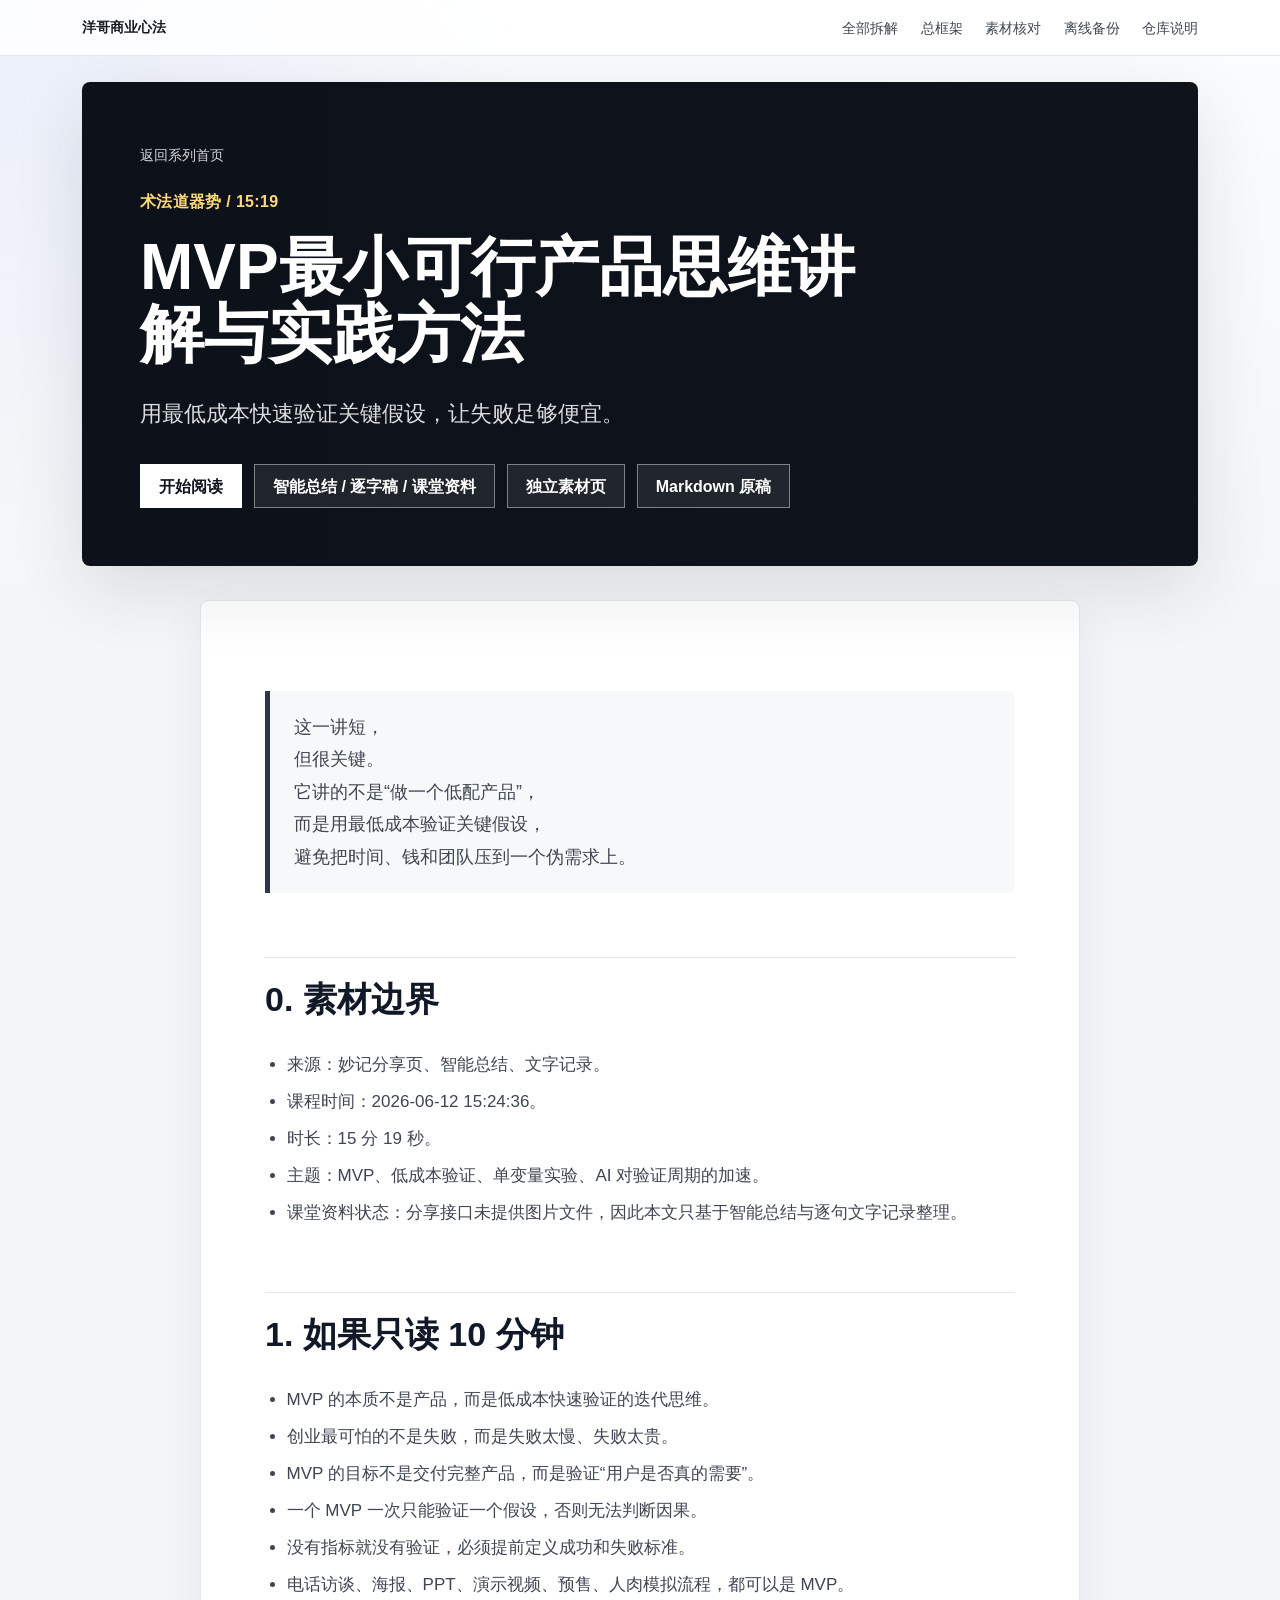
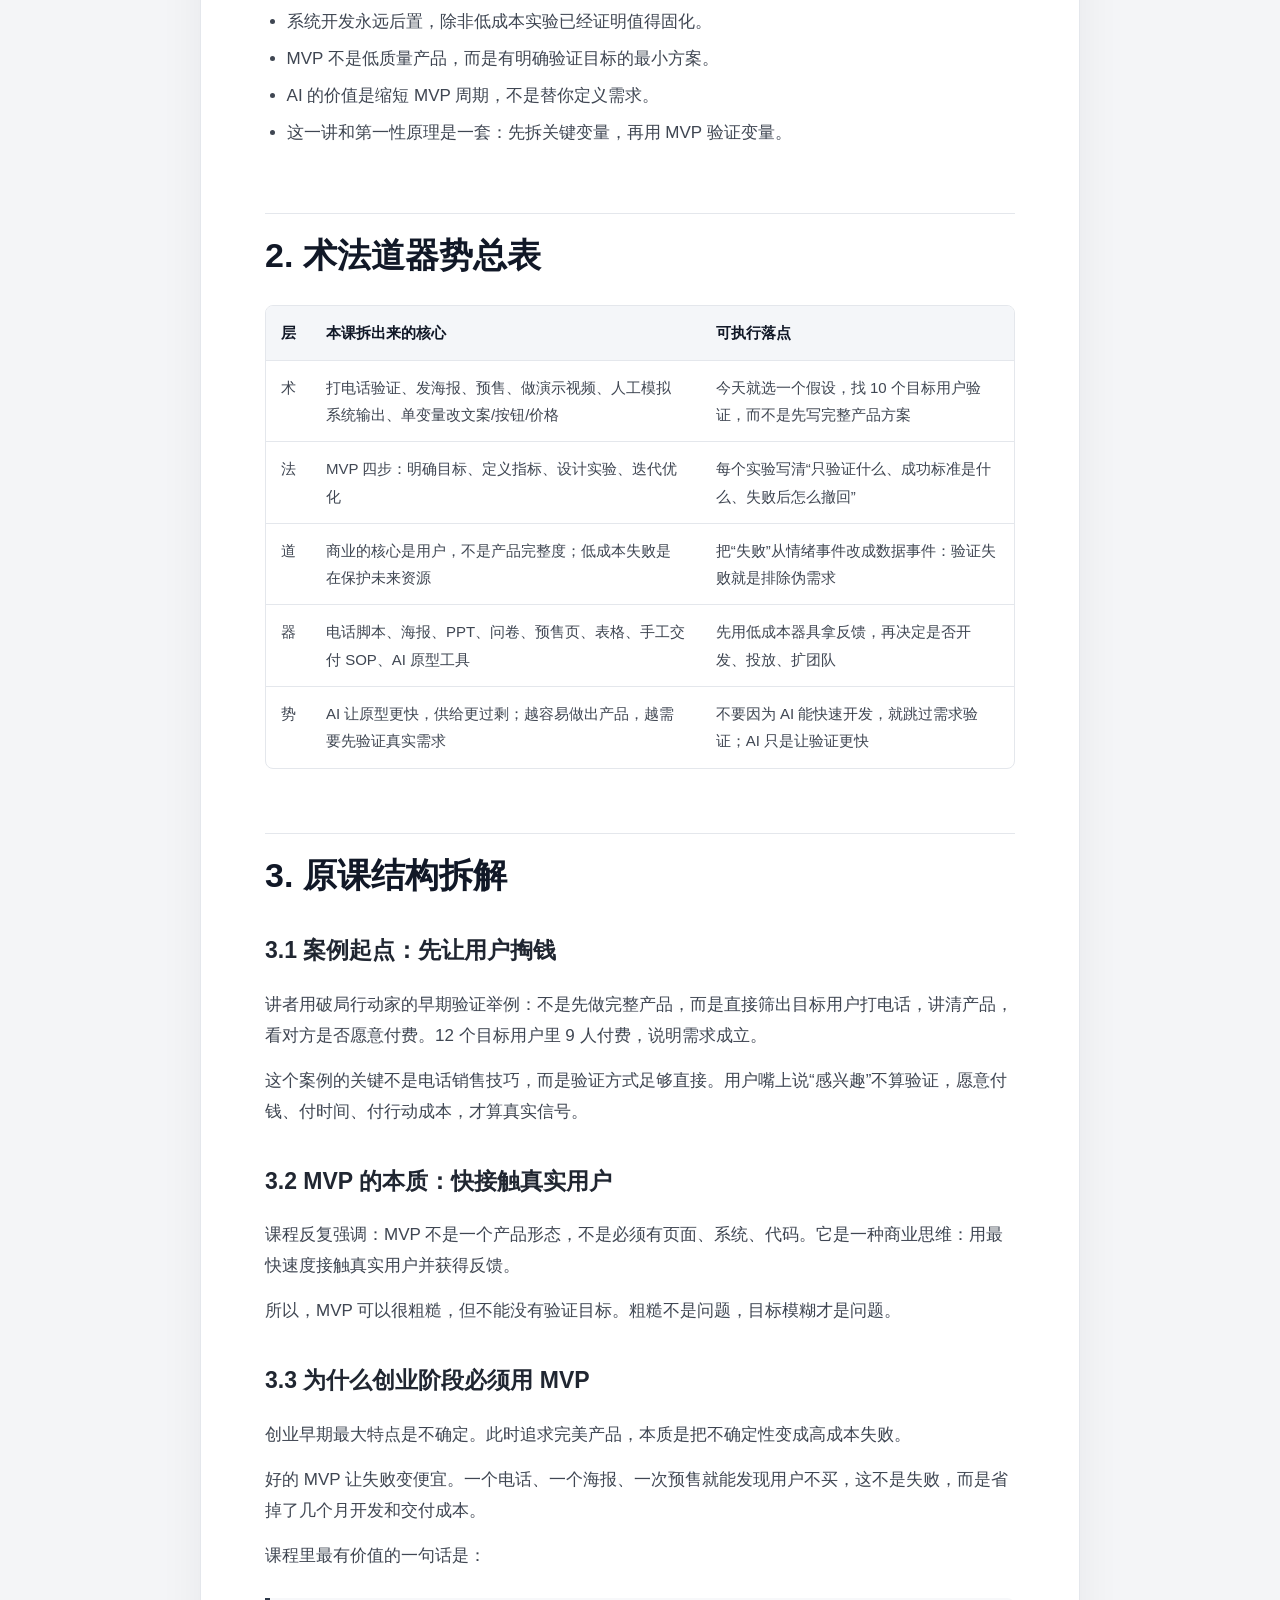
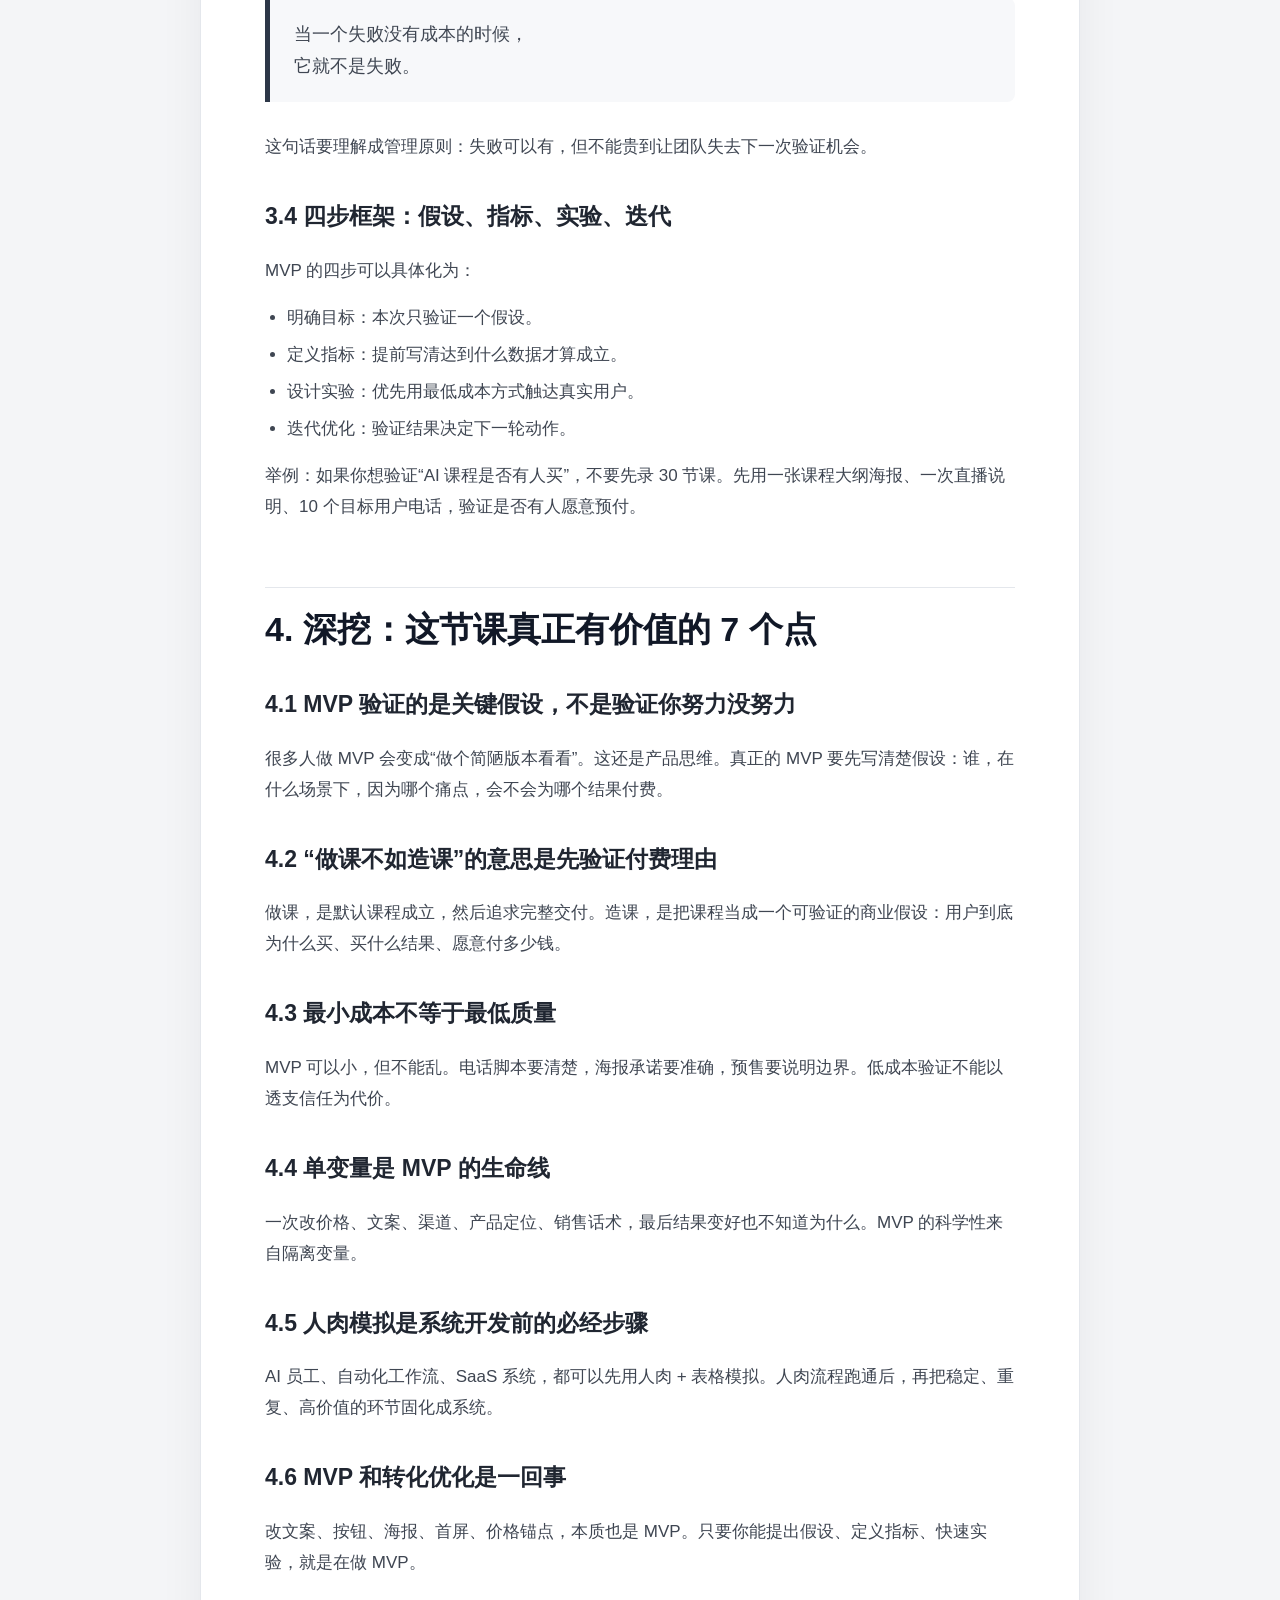
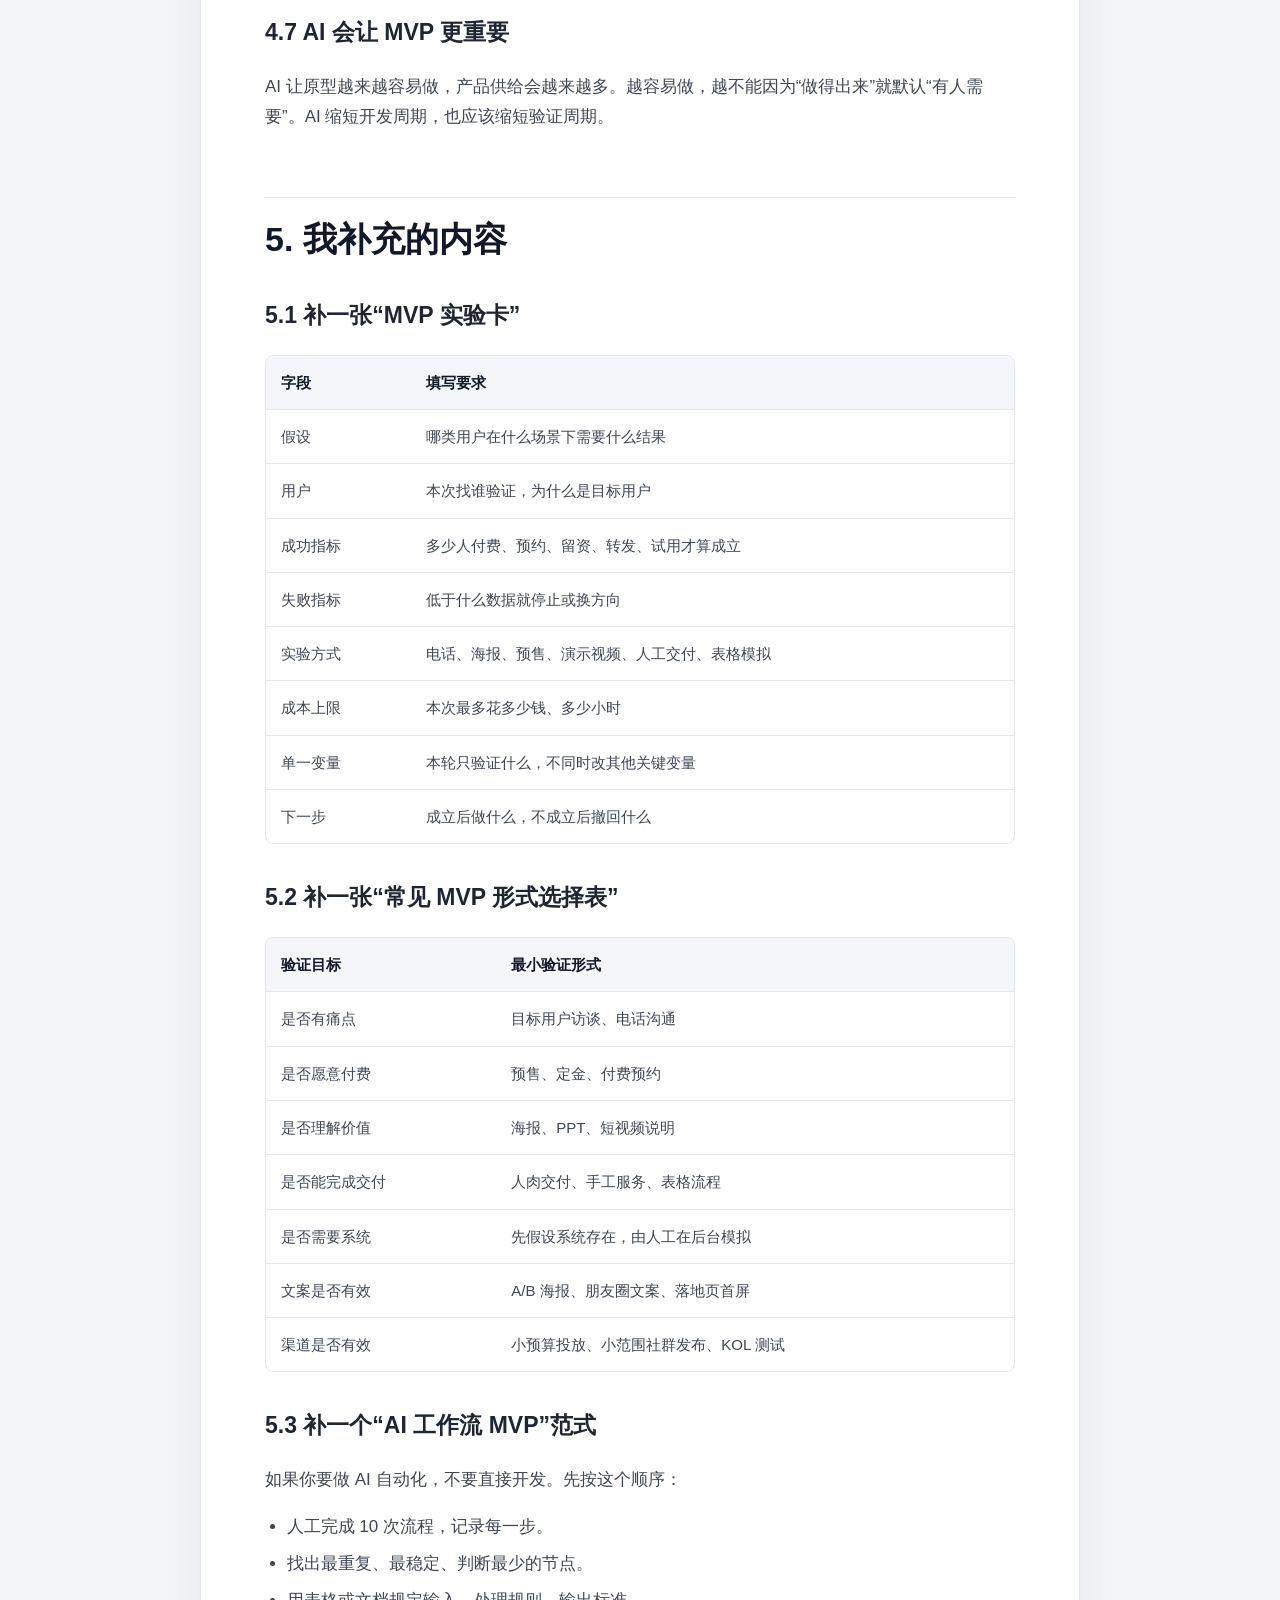
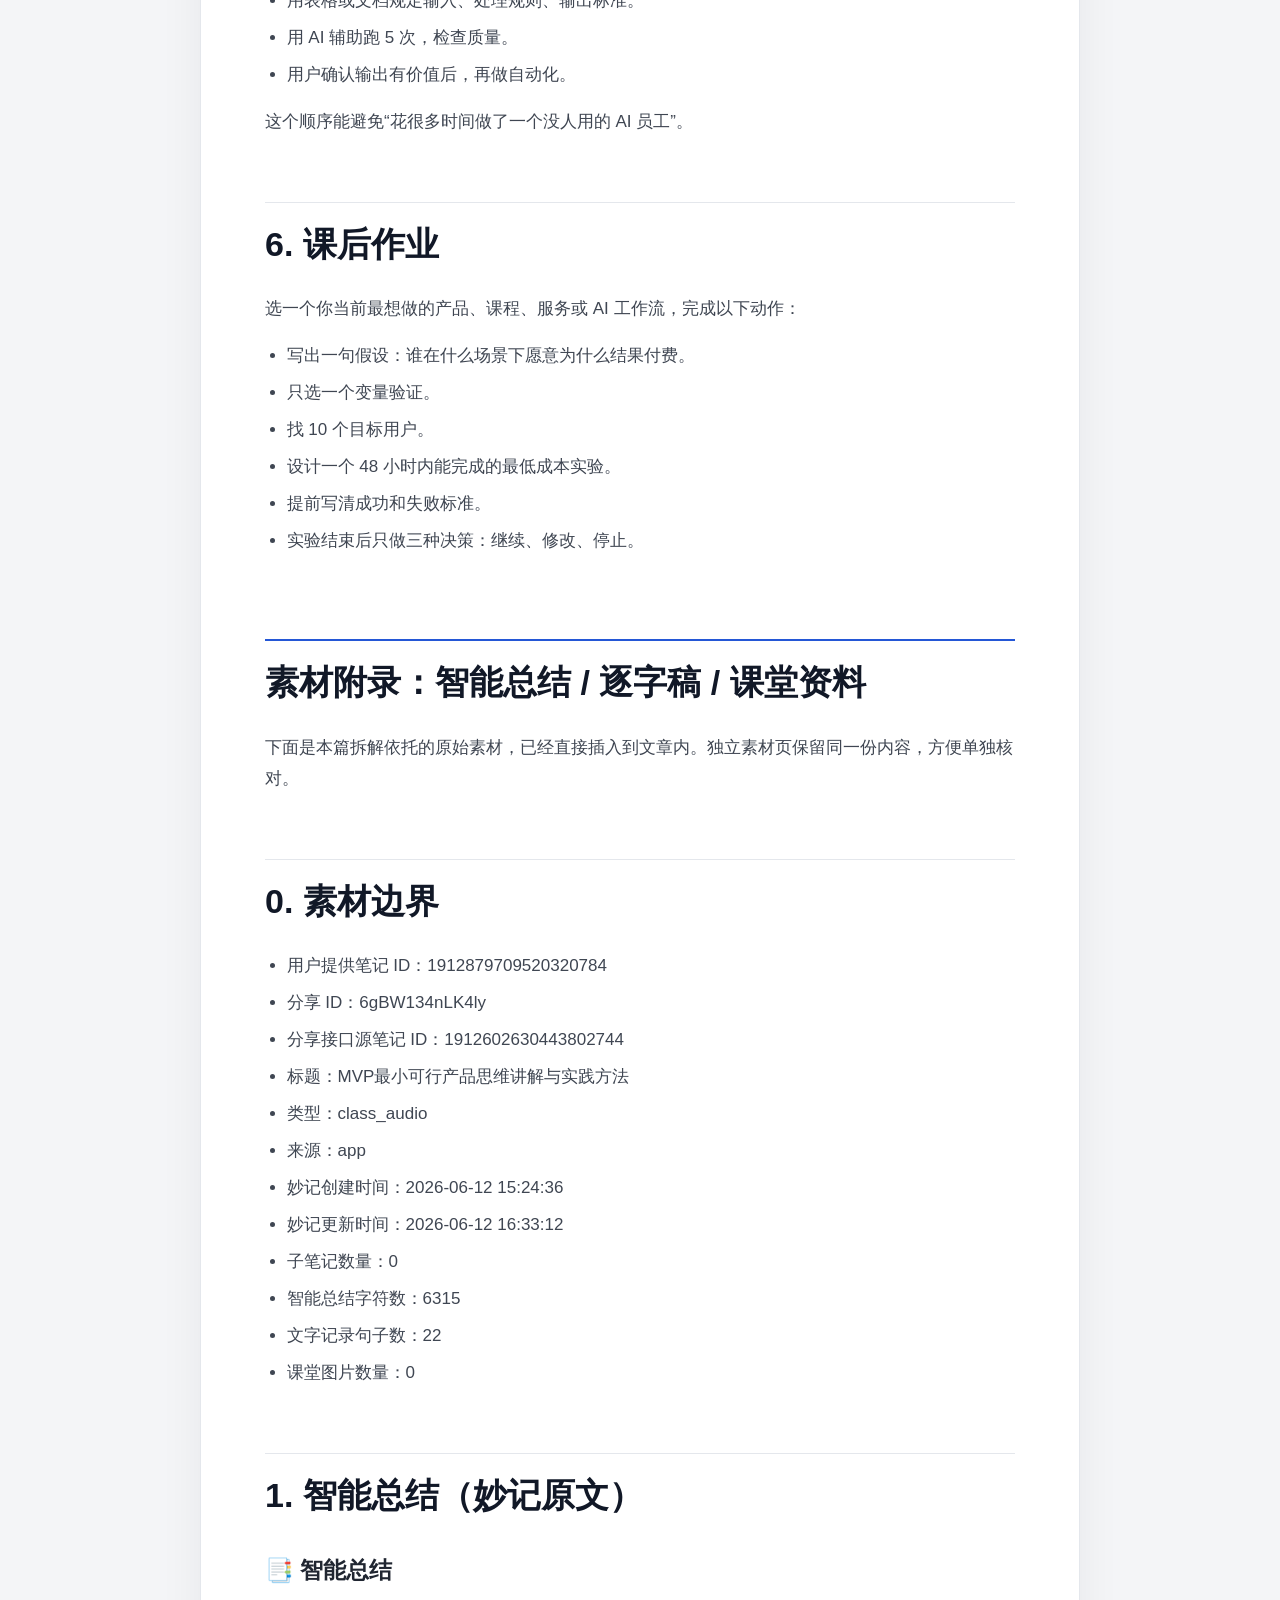
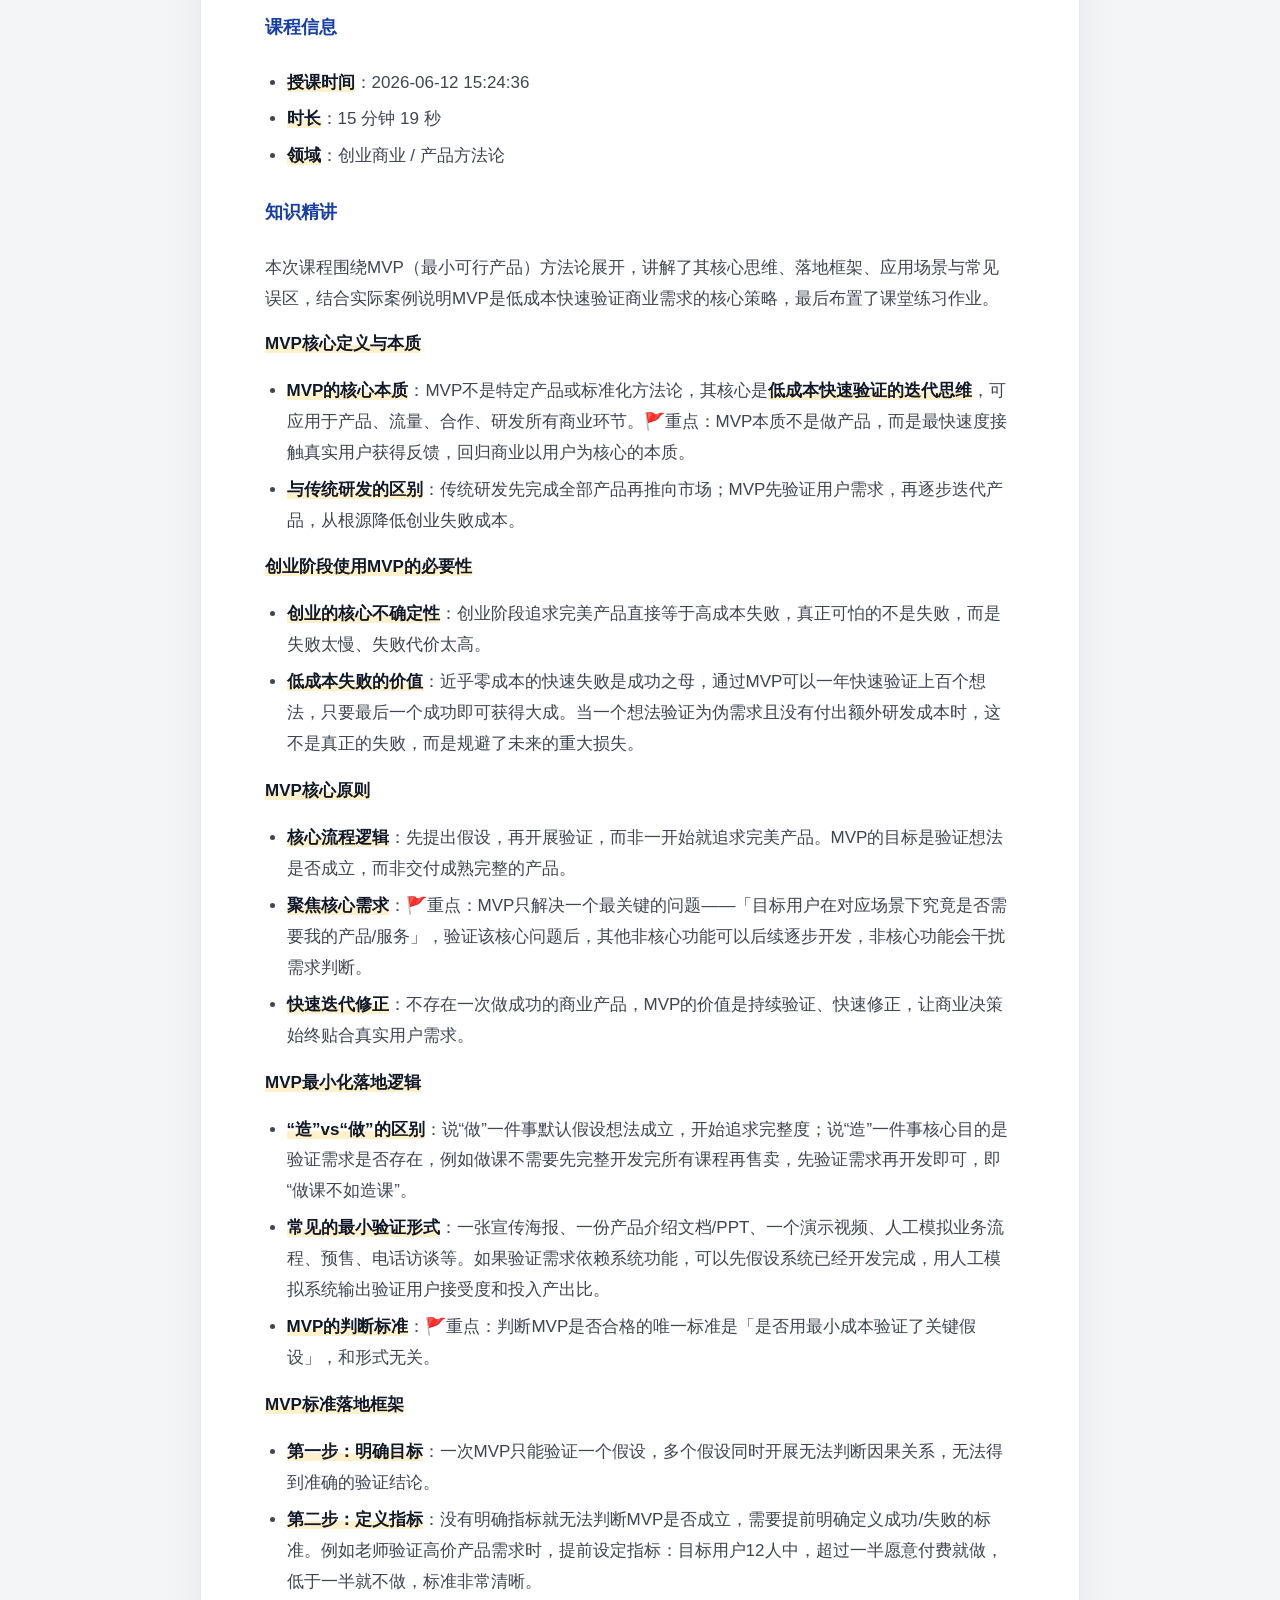
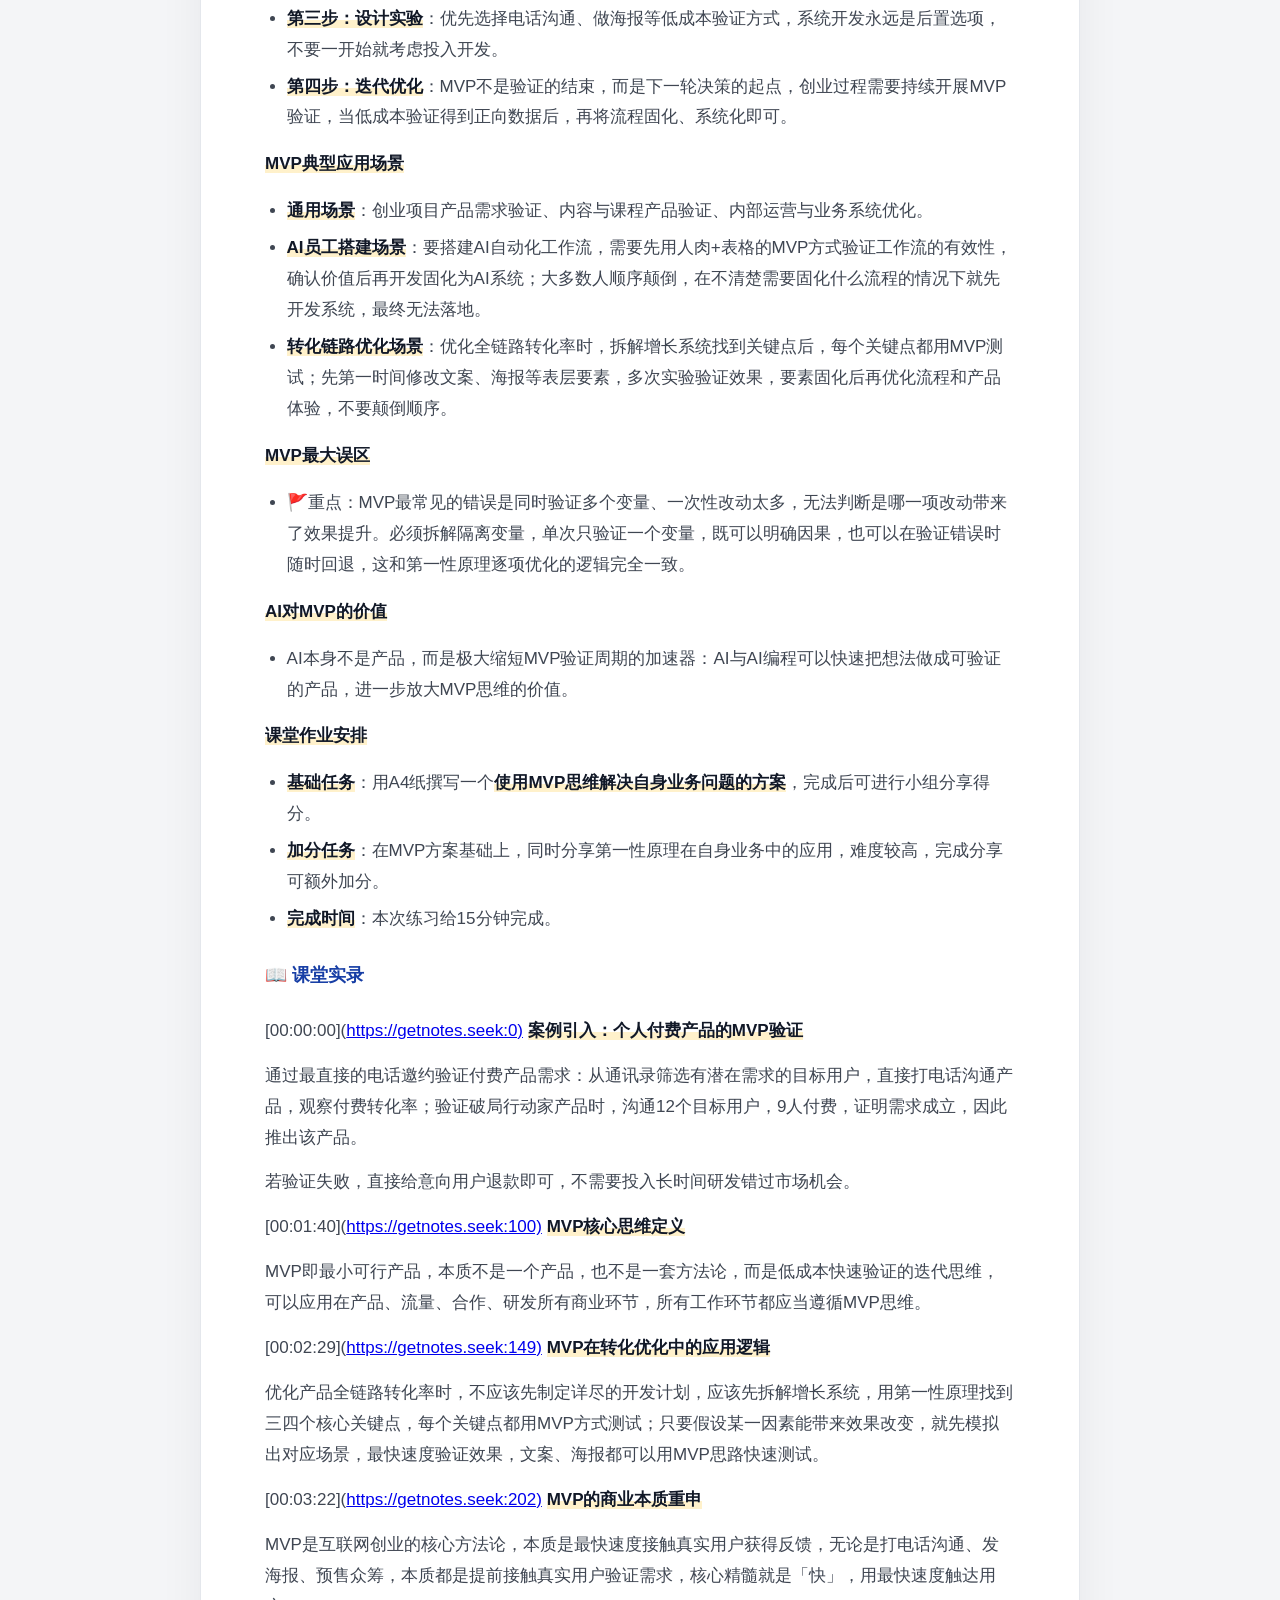
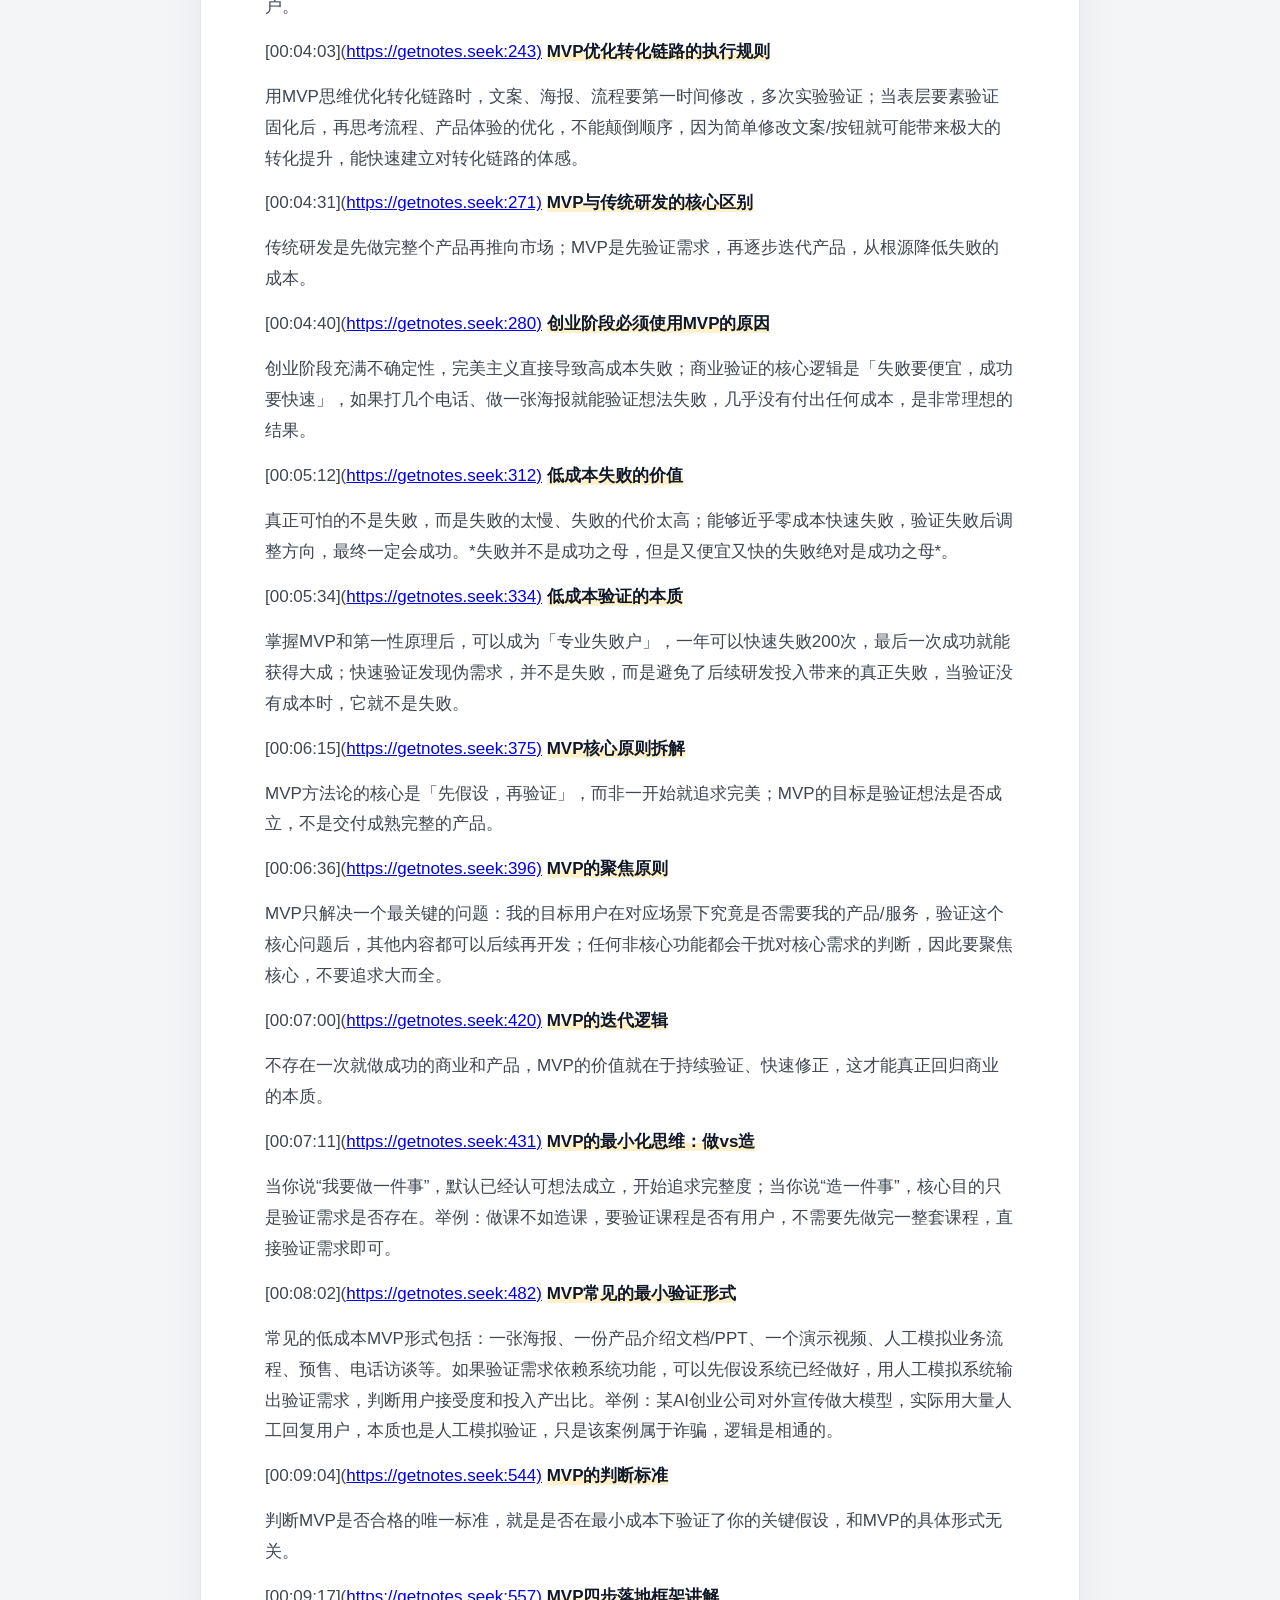
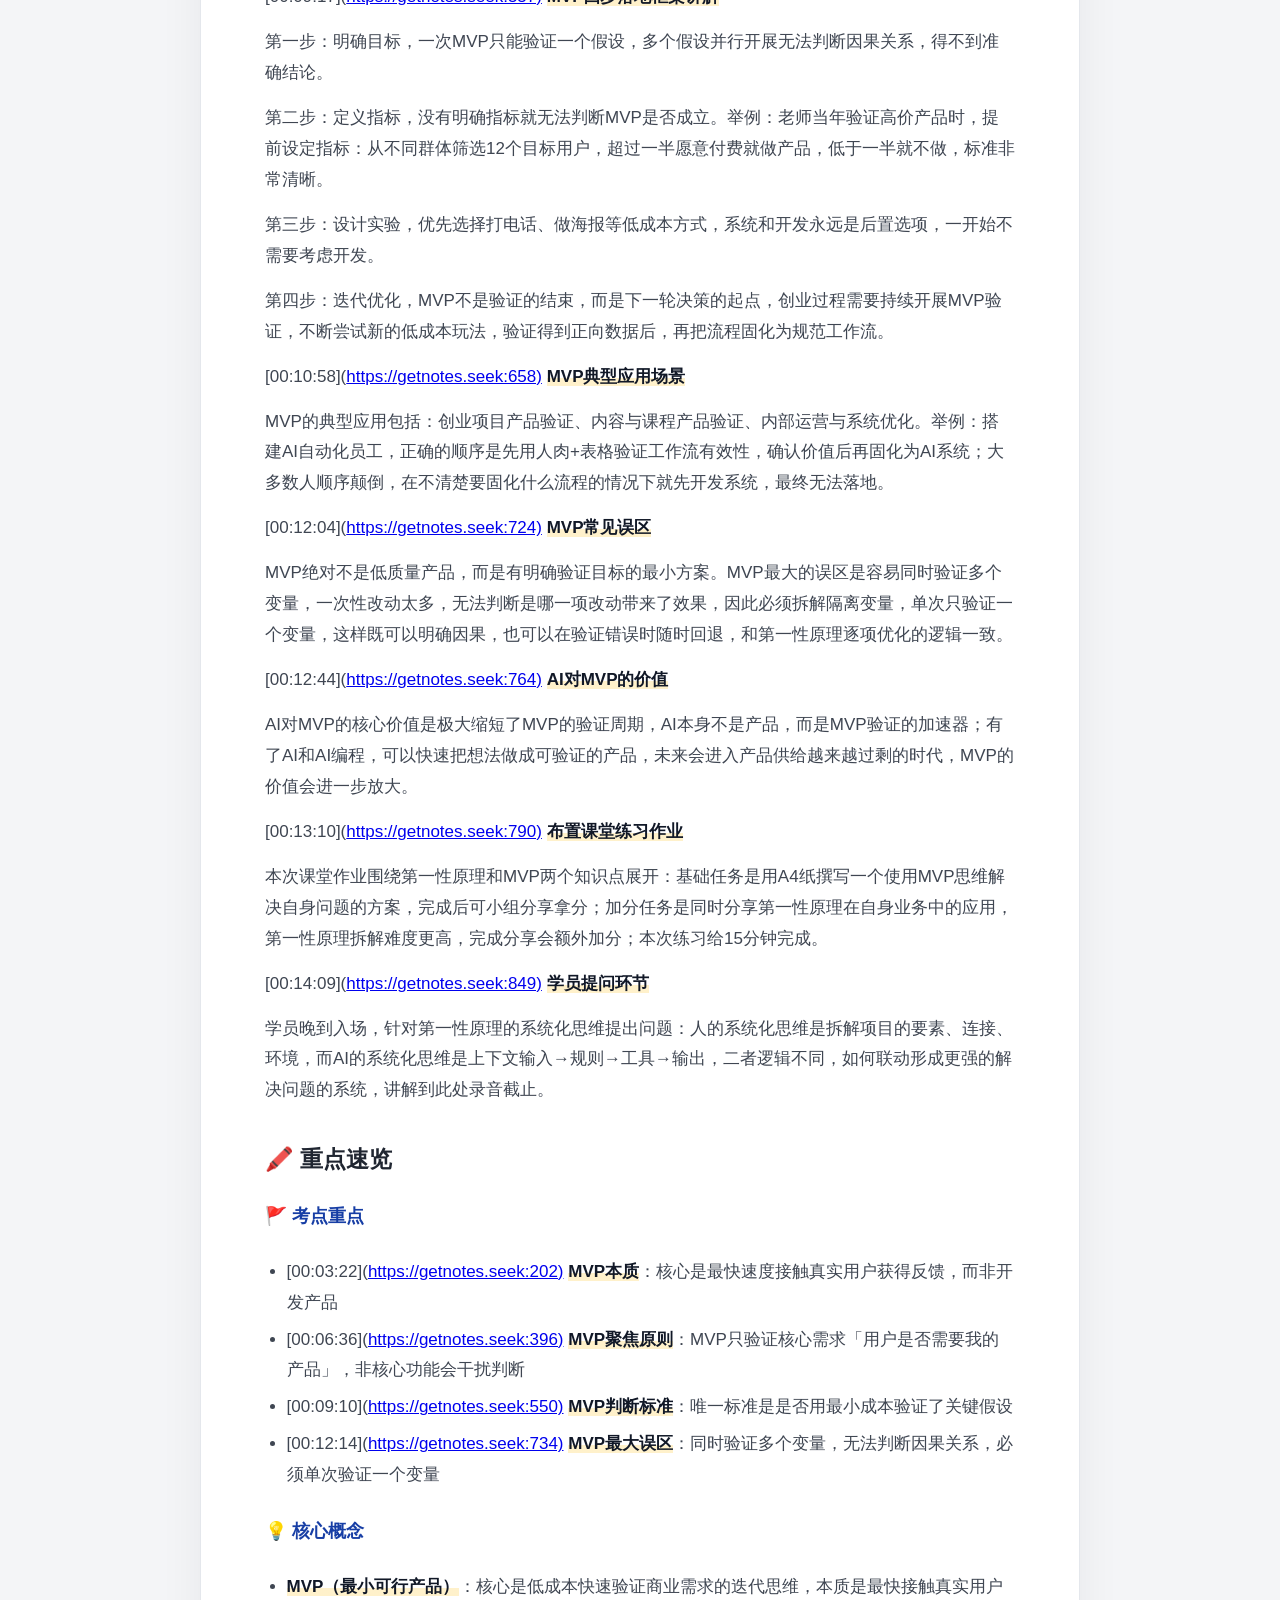
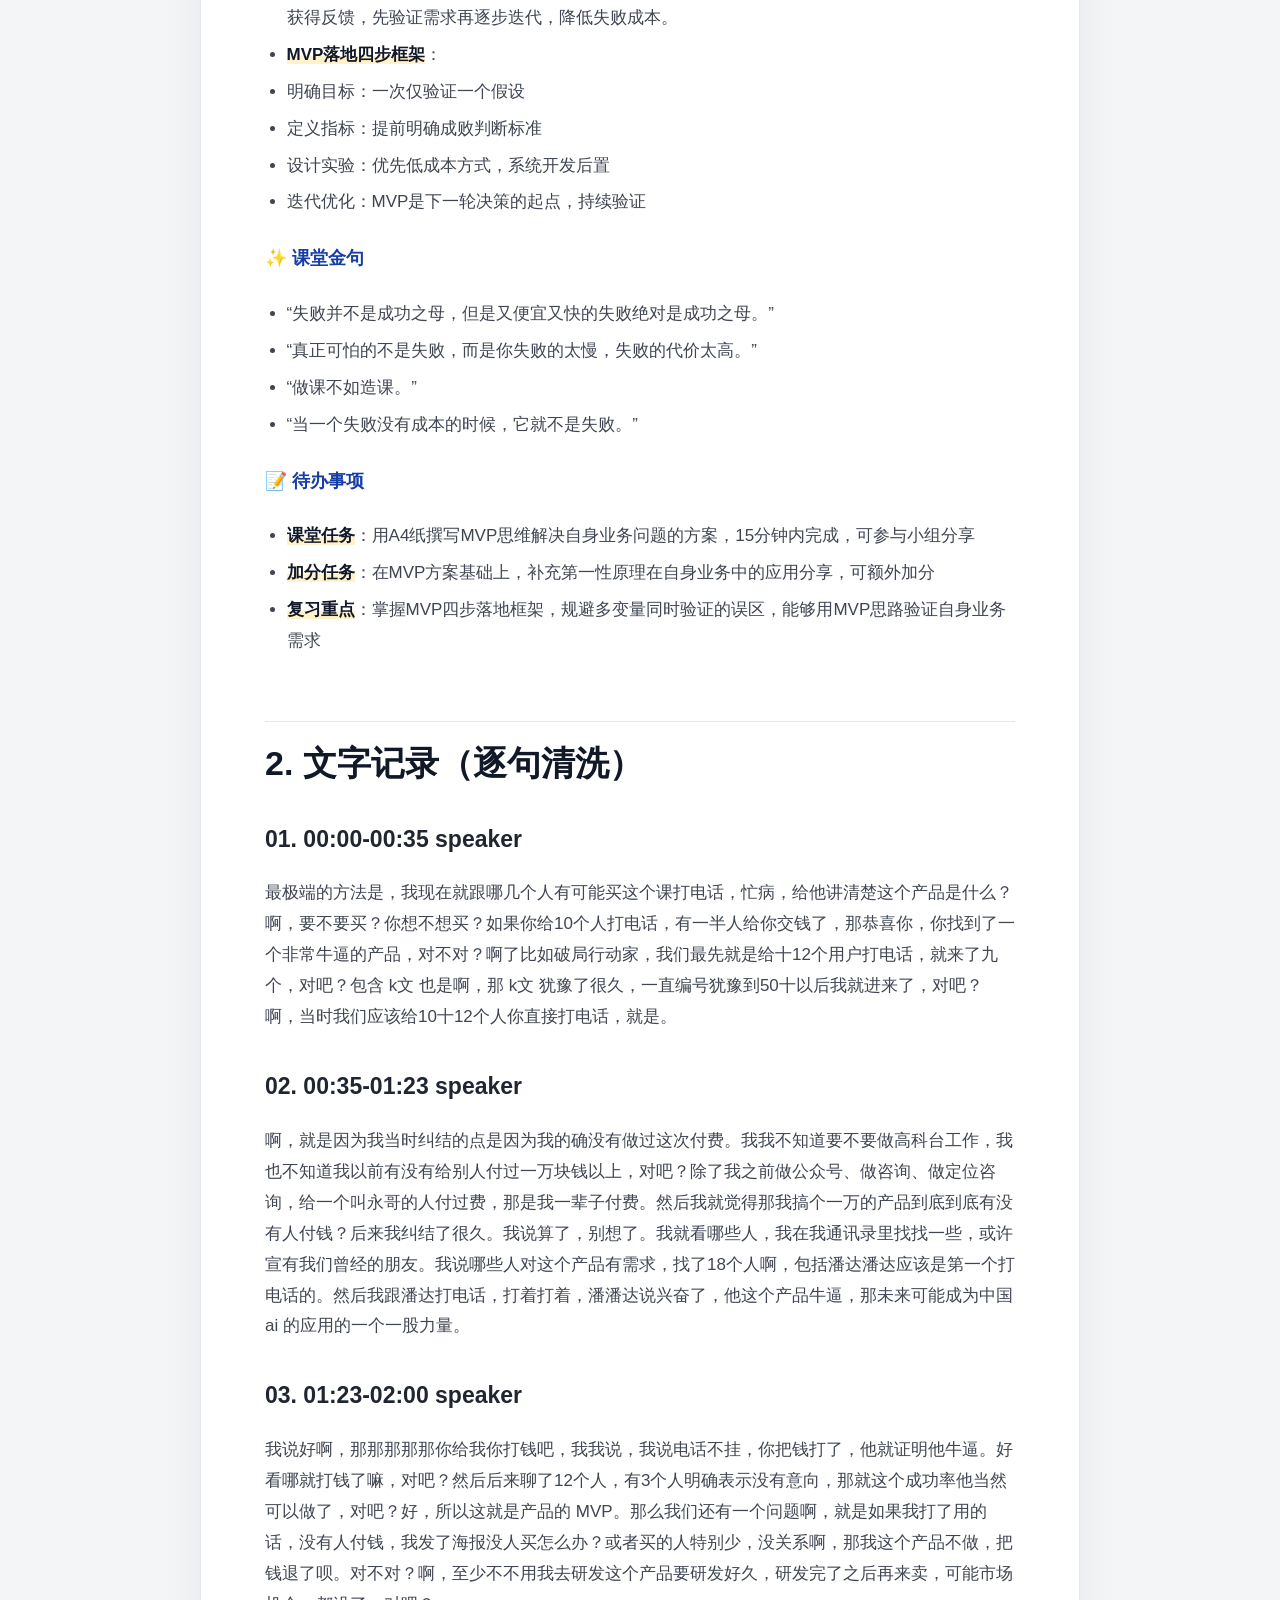
<file: notes/1912879709520320784/index.html>
<!doctype html>
<html lang="zh-CN">
<head>
  <meta charset="utf-8">
  <meta name="viewport" content="width=device-width, initial-scale=1">
  <title>MVP最小可行产品思维讲解与实践方法 · 术法道器势拆解</title>
  <meta name="description" content="用最低成本快速验证关键假设，让失败足够便宜。">
  <link rel="stylesheet" href="../../styles.css">
</head>
<body>
<header class="site-header">
    <nav>
      <a href="../../index.html" class="brand">洋哥商业心法</a>
      <div>
        <a href="../../index.html#notes">全部拆解</a>
        <a href="../../index.html#framework">总框架</a>
        <a href="../../audit.html">素材核对</a>
        <a href="../../archive.html">离线备份</a>
        <a href="../../README.md">仓库说明</a>
      </div>
    </nav>
  </header>
  <main id="top">
    <section class="article-hero">
      <div class="article-hero-copy">
        <a class="back-link" href="../../index.html">返回系列首页</a>
        <p class="meta">术法道器势 / 15:19</p>
        <h1>MVP最小可行产品思维讲解与实践方法</h1>
        <p class="lead">用最低成本快速验证关键假设，让失败足够便宜。</p>
        <div class="actions">
          <a class="button primary" href="#1-如果只读-10-分钟">开始阅读</a>
          <a class="button ghost" href="#materials-appendix">智能总结 / 逐字稿 / 课堂资料</a>
          <a class="button ghost" href="materials.html">独立素材页</a>
          <a class="button ghost" href="analysis.md">Markdown 原稿</a>
        </div>
      </div>
    </section>

    <article class="content">
<blockquote><p>这一讲短，<br>但很关键。<br>它讲的不是“做一个低配产品”，<br>而是用最低成本验证关键假设，<br>避免把时间、钱和团队压到一个伪需求上。<br></p></blockquote>
<h2 id="0-素材边界">0. 素材边界</h2>
<ul>
<li>来源：妙记分享页、智能总结、文字记录。</li>
<li>课程时间：2026-06-12 15:24:36。</li>
<li>时长：15 分 19 秒。</li>
<li>主题：MVP、低成本验证、单变量实验、AI 对验证周期的加速。</li>
<li>课堂资料状态：分享接口未提供图片文件，因此本文只基于智能总结与逐句文字记录整理。</li>
</ul>
<h2 id="1-如果只读-10-分钟">1. 如果只读 10 分钟</h2>
<ul>
<li>MVP 的本质不是产品，而是低成本快速验证的迭代思维。</li>
<li>创业最可怕的不是失败，而是失败太慢、失败太贵。</li>
<li>MVP 的目标不是交付完整产品，而是验证“用户是否真的需要”。</li>
<li>一个 MVP 一次只能验证一个假设，否则无法判断因果。</li>
<li>没有指标就没有验证，必须提前定义成功和失败标准。</li>
<li>电话访谈、海报、PPT、演示视频、预售、人肉模拟流程，都可以是 MVP。</li>
<li>系统开发永远后置，除非低成本实验已经证明值得固化。</li>
<li>MVP 不是低质量产品，而是有明确验证目标的最小方案。</li>
<li>AI 的价值是缩短 MVP 周期，不是替你定义需求。</li>
<li>这一讲和第一性原理是一套：先拆关键变量，再用 MVP 验证变量。</li>
</ul>
<h2 id="2-术法道器势总表">2. 术法道器势总表</h2>
<div class="table-wrap"><table><thead><tr><th>层</th><th>本课拆出来的核心</th><th>可执行落点</th></tr></thead><tbody><tr><td>术</td><td>打电话验证、发海报、预售、做演示视频、人工模拟系统输出、单变量改文案/按钮/价格</td><td>今天就选一个假设，找 10 个目标用户验证，而不是先写完整产品方案</td></tr><tr><td>法</td><td>MVP 四步：明确目标、定义指标、设计实验、迭代优化</td><td>每个实验写清“只验证什么、成功标准是什么、失败后怎么撤回”</td></tr><tr><td>道</td><td>商业的核心是用户，不是产品完整度；低成本失败是在保护未来资源</td><td>把“失败”从情绪事件改成数据事件：验证失败就是排除伪需求</td></tr><tr><td>器</td><td>电话脚本、海报、PPT、问卷、预售页、表格、手工交付 SOP、AI 原型工具</td><td>先用低成本器具拿反馈，再决定是否开发、投放、扩团队</td></tr><tr><td>势</td><td>AI 让原型更快，供给更过剩；越容易做出产品，越需要先验证真实需求</td><td>不要因为 AI 能快速开发，就跳过需求验证；AI 只是让验证更快</td></tr></tbody></table></div>
<h2 id="3-原课结构拆解">3. 原课结构拆解</h2>
<h3 id="3-1-案例起点-先让用户掏钱">3.1 案例起点：先让用户掏钱</h3>
<p>讲者用破局行动家的早期验证举例：不是先做完整产品，而是直接筛出目标用户打电话，讲清产品，看对方是否愿意付费。12 个目标用户里 9 人付费，说明需求成立。</p>
<p>这个案例的关键不是电话销售技巧，而是验证方式足够直接。用户嘴上说“感兴趣”不算验证，愿意付钱、付时间、付行动成本，才算真实信号。</p>
<h3 id="3-2-mvp-的本质-快接触真实用户">3.2 MVP 的本质：快接触真实用户</h3>
<p>课程反复强调：MVP 不是一个产品形态，不是必须有页面、系统、代码。它是一种商业思维：用最快速度接触真实用户并获得反馈。</p>
<p>所以，MVP 可以很粗糙，但不能没有验证目标。粗糙不是问题，目标模糊才是问题。</p>
<h3 id="3-3-为什么创业阶段必须用-mvp">3.3 为什么创业阶段必须用 MVP</h3>
<p>创业早期最大特点是不确定。此时追求完美产品，本质是把不确定性变成高成本失败。</p>
<p>好的 MVP 让失败变便宜。一个电话、一个海报、一次预售就能发现用户不买，这不是失败，而是省掉了几个月开发和交付成本。</p>
<p>课程里最有价值的一句话是：</p>
<blockquote><p>当一个失败没有成本的时候，<br>它就不是失败。<br></p></blockquote>
<p>这句话要理解成管理原则：失败可以有，但不能贵到让团队失去下一次验证机会。</p>
<h3 id="3-4-四步框架-假设-指标-实验-迭代">3.4 四步框架：假设、指标、实验、迭代</h3>
<p>MVP 的四步可以具体化为：</p>
<ul>
<li>明确目标：本次只验证一个假设。</li>
<li>定义指标：提前写清达到什么数据才算成立。</li>
<li>设计实验：优先用最低成本方式触达真实用户。</li>
<li>迭代优化：验证结果决定下一轮动作。</li>
</ul>
<p>举例：如果你想验证“AI 课程是否有人买”，不要先录 30 节课。先用一张课程大纲海报、一次直播说明、10 个目标用户电话，验证是否有人愿意预付。</p>
<h2 id="4-深挖-这节课真正有价值的-7-个点">4. 深挖：这节课真正有价值的 7 个点</h2>
<h3 id="4-1-mvp-验证的是关键假设-不是验证你努力没努力">4.1 MVP 验证的是关键假设，不是验证你努力没努力</h3>
<p>很多人做 MVP 会变成“做个简陋版本看看”。这还是产品思维。真正的 MVP 要先写清楚假设：谁，在什么场景下，因为哪个痛点，会不会为哪个结果付费。</p>
<h3 id="4-2-做课不如造课-的意思是先验证付费理由">4.2 “做课不如造课”的意思是先验证付费理由</h3>
<p>做课，是默认课程成立，然后追求完整交付。造课，是把课程当成一个可验证的商业假设：用户到底为什么买、买什么结果、愿意付多少钱。</p>
<h3 id="4-3-最小成本不等于最低质量">4.3 最小成本不等于最低质量</h3>
<p>MVP 可以小，但不能乱。电话脚本要清楚，海报承诺要准确，预售要说明边界。低成本验证不能以透支信任为代价。</p>
<h3 id="4-4-单变量是-mvp-的生命线">4.4 单变量是 MVP 的生命线</h3>
<p>一次改价格、文案、渠道、产品定位、销售话术，最后结果变好也不知道为什么。MVP 的科学性来自隔离变量。</p>
<h3 id="4-5-人肉模拟是系统开发前的必经步骤">4.5 人肉模拟是系统开发前的必经步骤</h3>
<p>AI 员工、自动化工作流、SaaS 系统，都可以先用人肉 + 表格模拟。人肉流程跑通后，再把稳定、重复、高价值的环节固化成系统。</p>
<h3 id="4-6-mvp-和转化优化是一回事">4.6 MVP 和转化优化是一回事</h3>
<p>改文案、按钮、海报、首屏、价格锚点，本质也是 MVP。只要你能提出假设、定义指标、快速实验，就是在做 MVP。</p>
<h3 id="4-7-ai-会让-mvp-更重要">4.7 AI 会让 MVP 更重要</h3>
<p>AI 让原型越来越容易做，产品供给会越来越多。越容易做，越不能因为“做得出来”就默认“有人需要”。AI 缩短开发周期，也应该缩短验证周期。</p>
<h2 id="5-我补充的内容">5. 我补充的内容</h2>
<h3 id="5-1-补一张-mvp-实验卡">5.1 补一张“MVP 实验卡”</h3>
<div class="table-wrap"><table><thead><tr><th>字段</th><th>填写要求</th></tr></thead><tbody><tr><td>假设</td><td>哪类用户在什么场景下需要什么结果</td></tr><tr><td>用户</td><td>本次找谁验证，为什么是目标用户</td></tr><tr><td>成功指标</td><td>多少人付费、预约、留资、转发、试用才算成立</td></tr><tr><td>失败指标</td><td>低于什么数据就停止或换方向</td></tr><tr><td>实验方式</td><td>电话、海报、预售、演示视频、人工交付、表格模拟</td></tr><tr><td>成本上限</td><td>本次最多花多少钱、多少小时</td></tr><tr><td>单一变量</td><td>本轮只验证什么，不同时改其他关键变量</td></tr><tr><td>下一步</td><td>成立后做什么，不成立后撤回什么</td></tr></tbody></table></div>
<h3 id="5-2-补一张-常见-mvp-形式选择表">5.2 补一张“常见 MVP 形式选择表”</h3>
<div class="table-wrap"><table><thead><tr><th>验证目标</th><th>最小验证形式</th></tr></thead><tbody><tr><td>是否有痛点</td><td>目标用户访谈、电话沟通</td></tr><tr><td>是否愿意付费</td><td>预售、定金、付费预约</td></tr><tr><td>是否理解价值</td><td>海报、PPT、短视频说明</td></tr><tr><td>是否能完成交付</td><td>人肉交付、手工服务、表格流程</td></tr><tr><td>是否需要系统</td><td>先假设系统存在，由人工在后台模拟</td></tr><tr><td>文案是否有效</td><td>A/B 海报、朋友圈文案、落地页首屏</td></tr><tr><td>渠道是否有效</td><td>小预算投放、小范围社群发布、KOL 测试</td></tr></tbody></table></div>
<h3 id="5-3-补一个-ai-工作流-mvp-范式">5.3 补一个“AI 工作流 MVP”范式</h3>
<p>如果你要做 AI 自动化，不要直接开发。先按这个顺序：</p>
<ul>
<li>人工完成 10 次流程，记录每一步。</li>
<li>找出最重复、最稳定、判断最少的节点。</li>
<li>用表格或文档规定输入、处理规则、输出标准。</li>
<li>用 AI 辅助跑 5 次，检查质量。</li>
<li>用户确认输出有价值后，再做自动化。</li>
</ul>
<p>这个顺序能避免“花很多时间做了一个没人用的 AI 员工”。</p>
<h2 id="6-课后作业">6. 课后作业</h2>
<p>选一个你当前最想做的产品、课程、服务或 AI 工作流，完成以下动作：</p>
<ul>
<li>写出一句假设：谁在什么场景下愿意为什么结果付费。</li>
<li>只选一个变量验证。</li>
<li>找 10 个目标用户。</li>
<li>设计一个 48 小时内能完成的最低成本实验。</li>
<li>提前写清成功和失败标准。</li>
<li>实验结束后只做三种决策：继续、修改、停止。</li>
</ul>
<section class="source-appendix source-content" id="materials-appendix">
<h2>素材附录：智能总结 / 逐字稿 / 课堂资料</h2>
<p>下面是本篇拆解依托的原始素材，已经直接插入到文章内。独立素材页保留同一份内容，方便单独核对。</p>

<h2 id="0-素材边界">0. 素材边界</h2>
<ul>
<li>用户提供笔记 ID：1912879709520320784</li>
<li>分享 ID：6gBW134nLK4ly</li>
<li>分享接口源笔记 ID：1912602630443802744</li>
<li>标题：MVP最小可行产品思维讲解与实践方法</li>
<li>类型：class_audio</li>
<li>来源：app</li>
<li>妙记创建时间：2026-06-12 15:24:36</li>
<li>妙记更新时间：2026-06-12 16:33:12</li>
<li>子笔记数量：0</li>
<li>智能总结字符数：6315</li>
<li>文字记录句子数：22</li>
<li>课堂图片数量：0</li>
</ul>
<h2 id="1-智能总结-妙记原文">1. 智能总结（妙记原文）</h2>
<h3 id="智能总结">📑 智能总结</h3>
<h4 id="课程信息">课程信息</h4>
<ul>
<li><strong>授课时间</strong>：2026-06-12 15:24:36</li>
<li><strong>时长</strong>：15 分钟 19 秒</li>
<li><strong>领域</strong>：创业商业 / 产品方法论</li>
</ul>
<h4 id="知识精讲">知识精讲</h4>
<p>本次课程围绕MVP（最小可行产品）方法论展开，讲解了其核心思维、落地框架、应用场景与常见误区，结合实际案例说明MVP是低成本快速验证商业需求的核心策略，最后布置了课堂练习作业。</p>
<p><strong>MVP核心定义与本质</strong></p>
<ul>
<li><strong>MVP的核心本质</strong>：MVP不是特定产品或标准化方法论，其核心是<strong>低成本快速验证的迭代思维</strong>，可应用于产品、流量、合作、研发所有商业环节。🚩重点：MVP本质不是做产品，而是最快速度接触真实用户获得反馈，回归商业以用户为核心的本质。</li>
<li><strong>与传统研发的区别</strong>：传统研发先完成全部产品再推向市场；MVP先验证用户需求，再逐步迭代产品，从根源降低创业失败成本。</li>
</ul>
<p><strong>创业阶段使用MVP的必要性</strong></p>
<ul>
<li><strong>创业的核心不确定性</strong>：创业阶段追求完美产品直接等于高成本失败，真正可怕的不是失败，而是失败太慢、失败代价太高。</li>
<li><strong>低成本失败的价值</strong>：近乎零成本的快速失败是成功之母，通过MVP可以一年快速验证上百个想法，只要最后一个成功即可获得大成。当一个想法验证为伪需求且没有付出额外研发成本时，这不是真正的失败，而是规避了未来的重大损失。</li>
</ul>
<p><strong>MVP核心原则</strong></p>
<ul>
<li><strong>核心流程逻辑</strong>：先提出假设，再开展验证，而非一开始就追求完美产品。MVP的目标是验证想法是否成立，而非交付成熟完整的产品。</li>
<li><strong>聚焦核心需求</strong>：🚩重点：MVP只解决一个最关键的问题——「目标用户在对应场景下究竟是否需要我的产品/服务」，验证该核心问题后，其他非核心功能可以后续逐步开发，非核心功能会干扰需求判断。</li>
<li><strong>快速迭代修正</strong>：不存在一次做成功的商业产品，MVP的价值是持续验证、快速修正，让商业决策始终贴合真实用户需求。</li>
</ul>
<p><strong>MVP最小化落地逻辑</strong></p>
<ul>
<li><strong>“造”vs“做”的区别</strong>：说“做”一件事默认假设想法成立，开始追求完整度；说“造”一件事核心目的是验证需求是否存在，例如做课不需要先完整开发完所有课程再售卖，先验证需求再开发即可，即“做课不如造课”。</li>
<li><strong>常见的最小验证形式</strong>：一张宣传海报、一份产品介绍文档/PPT、一个演示视频、人工模拟业务流程、预售、电话访谈等。如果验证需求依赖系统功能，可以先假设系统已经开发完成，用人工模拟系统输出验证用户接受度和投入产出比。</li>
<li><strong>MVP的判断标准</strong>：🚩重点：判断MVP是否合格的唯一标准是「是否用最小成本验证了关键假设」，和形式无关。</li>
</ul>
<p><strong>MVP标准落地框架</strong></p>
<ul>
<li><strong>第一步：明确目标</strong>：一次MVP只能验证一个假设，多个假设同时开展无法判断因果关系，无法得到准确的验证结论。</li>
<li><strong>第二步：定义指标</strong>：没有明确指标就无法判断MVP是否成立，需要提前明确定义成功/失败的标准。例如老师验证高价产品需求时，提前设定指标：目标用户12人中，超过一半愿意付费就做，低于一半就不做，标准非常清晰。</li>
<li><strong>第三步：设计实验</strong>：优先选择电话沟通、做海报等低成本验证方式，系统开发永远是后置选项，不要一开始就考虑投入开发。</li>
<li><strong>第四步：迭代优化</strong>：MVP不是验证的结束，而是下一轮决策的起点，创业过程需要持续开展MVP验证，当低成本验证得到正向数据后，再将流程固化、系统化即可。</li>
</ul>
<p><strong>MVP典型应用场景</strong></p>
<ul>
<li><strong>通用场景</strong>：创业项目产品需求验证、内容与课程产品验证、内部运营与业务系统优化。</li>
<li><strong>AI员工搭建场景</strong>：要搭建AI自动化工作流，需要先用人肉+表格的MVP方式验证工作流的有效性，确认价值后再开发固化为AI系统；大多数人顺序颠倒，在不清楚需要固化什么流程的情况下就先开发系统，最终无法落地。</li>
<li><strong>转化链路优化场景</strong>：优化全链路转化率时，拆解增长系统找到关键点后，每个关键点都用MVP测试；先第一时间修改文案、海报等表层要素，多次实验验证效果，要素固化后再优化流程和产品体验，不要颠倒顺序。</li>
</ul>
<p><strong>MVP最大误区</strong></p>
<ul>
<li>🚩重点：MVP最常见的错误是同时验证多个变量、一次性改动太多，无法判断是哪一项改动带来了效果提升。必须拆解隔离变量，单次只验证一个变量，既可以明确因果，也可以在验证错误时随时回退，这和第一性原理逐项优化的逻辑完全一致。</li>
</ul>
<p><strong>AI对MVP的价值</strong></p>
<ul>
<li>AI本身不是产品，而是极大缩短MVP验证周期的加速器：AI与AI编程可以快速把想法做成可验证的产品，进一步放大MVP思维的价值。</li>
</ul>
<p><strong>课堂作业安排</strong></p>
<ul>
<li><strong>基础任务</strong>：用A4纸撰写一个<strong>使用MVP思维解决自身业务问题的方案</strong>，完成后可进行小组分享得分。</li>
<li><strong>加分任务</strong>：在MVP方案基础上，同时分享第一性原理在自身业务中的应用，难度较高，完成分享可额外加分。</li>
<li><strong>完成时间</strong>：本次练习给15分钟完成。</li>
</ul>
<h4 id="课堂实录">📖 课堂实录</h4>
<p>[00:00:00](<a href="https://getnotes.seek:0)" target="_blank" rel="noreferrer">https://getnotes.seek:0)</a> <strong>案例引入：个人付费产品的MVP验证</strong></p>
<p>通过最直接的电话邀约验证付费产品需求：从通讯录筛选有潜在需求的目标用户，直接打电话沟通产品，观察付费转化率；验证破局行动家产品时，沟通12个目标用户，9人付费，证明需求成立，因此推出该产品。</p>
<p>若验证失败，直接给意向用户退款即可，不需要投入长时间研发错过市场机会。</p>
<p>[00:01:40](<a href="https://getnotes.seek:100)" target="_blank" rel="noreferrer">https://getnotes.seek:100)</a> <strong>MVP核心思维定义</strong></p>
<p>MVP即最小可行产品，本质不是一个产品，也不是一套方法论，而是低成本快速验证的迭代思维，可以应用在产品、流量、合作、研发所有商业环节，所有工作环节都应当遵循MVP思维。</p>
<p>[00:02:29](<a href="https://getnotes.seek:149)" target="_blank" rel="noreferrer">https://getnotes.seek:149)</a> <strong>MVP在转化优化中的应用逻辑</strong></p>
<p>优化产品全链路转化率时，不应该先制定详尽的开发计划，应该先拆解增长系统，用第一性原理找到三四个核心关键点，每个关键点都用MVP方式测试；只要假设某一因素能带来效果改变，就先模拟出对应场景，最快速度验证效果，文案、海报都可以用MVP思路快速测试。</p>
<p>[00:03:22](<a href="https://getnotes.seek:202)" target="_blank" rel="noreferrer">https://getnotes.seek:202)</a> <strong>MVP的商业本质重申</strong></p>
<p>MVP是互联网创业的核心方法论，本质是最快速度接触真实用户获得反馈，无论是打电话沟通、发海报、预售众筹，本质都是提前接触真实用户验证需求，核心精髓就是「快」，用最快速度触达用户。</p>
<p>[00:04:03](<a href="https://getnotes.seek:243)" target="_blank" rel="noreferrer">https://getnotes.seek:243)</a> <strong>MVP优化转化链路的执行规则</strong></p>
<p>用MVP思维优化转化链路时，文案、海报、流程要第一时间修改，多次实验验证；当表层要素验证固化后，再思考流程、产品体验的优化，不能颠倒顺序，因为简单修改文案/按钮就可能带来极大的转化提升，能快速建立对转化链路的体感。</p>
<p>[00:04:31](<a href="https://getnotes.seek:271)" target="_blank" rel="noreferrer">https://getnotes.seek:271)</a> <strong>MVP与传统研发的核心区别</strong></p>
<p>传统研发是先做完整个产品再推向市场；MVP是先验证需求，再逐步迭代产品，从根源降低失败的成本。</p>
<p>[00:04:40](<a href="https://getnotes.seek:280)" target="_blank" rel="noreferrer">https://getnotes.seek:280)</a> <strong>创业阶段必须使用MVP的原因</strong></p>
<p>创业阶段充满不确定性，完美主义直接导致高成本失败；商业验证的核心逻辑是「失败要便宜，成功要快速」，如果打几个电话、做一张海报就能验证想法失败，几乎没有付出任何成本，是非常理想的结果。</p>
<p>[00:05:12](<a href="https://getnotes.seek:312)" target="_blank" rel="noreferrer">https://getnotes.seek:312)</a> <strong>低成本失败的价值</strong></p>
<p>真正可怕的不是失败，而是失败的太慢、失败的代价太高；能够近乎零成本快速失败，验证失败后调整方向，最终一定会成功。*失败并不是成功之母，但是又便宜又快的失败绝对是成功之母*。</p>
<p>[00:05:34](<a href="https://getnotes.seek:334)" target="_blank" rel="noreferrer">https://getnotes.seek:334)</a> <strong>低成本验证的本质</strong></p>
<p>掌握MVP和第一性原理后，可以成为「专业失败户」，一年可以快速失败200次，最后一次成功就能获得大成；快速验证发现伪需求，并不是失败，而是避免了后续研发投入带来的真正失败，当验证没有成本时，它就不是失败。</p>
<p>[00:06:15](<a href="https://getnotes.seek:375)" target="_blank" rel="noreferrer">https://getnotes.seek:375)</a> <strong>MVP核心原则拆解</strong></p>
<p>MVP方法论的核心是「先假设，再验证」，而非一开始就追求完美；MVP的目标是验证想法是否成立，不是交付成熟完整的产品。</p>
<p>[00:06:36](<a href="https://getnotes.seek:396)" target="_blank" rel="noreferrer">https://getnotes.seek:396)</a> <strong>MVP的聚焦原则</strong></p>
<p>MVP只解决一个最关键的问题：我的目标用户在对应场景下究竟是否需要我的产品/服务，验证这个核心问题后，其他内容都可以后续再开发；任何非核心功能都会干扰对核心需求的判断，因此要聚焦核心，不要追求大而全。</p>
<p>[00:07:00](<a href="https://getnotes.seek:420)" target="_blank" rel="noreferrer">https://getnotes.seek:420)</a> <strong>MVP的迭代逻辑</strong></p>
<p>不存在一次就做成功的商业和产品，MVP的价值就在于持续验证、快速修正，这才能真正回归商业的本质。</p>
<p>[00:07:11](<a href="https://getnotes.seek:431)" target="_blank" rel="noreferrer">https://getnotes.seek:431)</a> <strong>MVP的最小化思维：做vs造</strong></p>
<p>当你说“我要做一件事”，默认已经认可想法成立，开始追求完整度；当你说“造一件事”，核心目的只是验证需求是否存在。举例：做课不如造课，要验证课程是否有用户，不需要先做完一整套课程，直接验证需求即可。</p>
<p>[00:08:02](<a href="https://getnotes.seek:482)" target="_blank" rel="noreferrer">https://getnotes.seek:482)</a> <strong>MVP常见的最小验证形式</strong></p>
<p>常见的低成本MVP形式包括：一张海报、一份产品介绍文档/PPT、一个演示视频、人工模拟业务流程、预售、电话访谈等。如果验证需求依赖系统功能，可以先假设系统已经做好，用人工模拟系统输出验证需求，判断用户接受度和投入产出比。举例：某AI创业公司对外宣传做大模型，实际用大量人工回复用户，本质也是人工模拟验证，只是该案例属于诈骗，逻辑是相通的。</p>
<p>[00:09:04](<a href="https://getnotes.seek:544)" target="_blank" rel="noreferrer">https://getnotes.seek:544)</a> <strong>MVP的判断标准</strong></p>
<p>判断MVP是否合格的唯一标准，就是是否在最小成本下验证了你的关键假设，和MVP的具体形式无关。</p>
<p>[00:09:17](<a href="https://getnotes.seek:557)" target="_blank" rel="noreferrer">https://getnotes.seek:557)</a> <strong>MVP四步落地框架讲解</strong></p>
<p>第一步：明确目标，一次MVP只能验证一个假设，多个假设并行开展无法判断因果关系，得不到准确结论。</p>
<p>第二步：定义指标，没有明确指标就无法判断MVP是否成立。举例：老师当年验证高价产品时，提前设定指标：从不同群体筛选12个目标用户，超过一半愿意付费就做产品，低于一半就不做，标准非常清晰。</p>
<p>第三步：设计实验，优先选择打电话、做海报等低成本方式，系统和开发永远是后置选项，一开始不需要考虑开发。</p>
<p>第四步：迭代优化，MVP不是验证的结束，而是下一轮决策的起点，创业过程需要持续开展MVP验证，不断尝试新的低成本玩法，验证得到正向数据后，再把流程固化为规范工作流。</p>
<p>[00:10:58](<a href="https://getnotes.seek:658)" target="_blank" rel="noreferrer">https://getnotes.seek:658)</a> <strong>MVP典型应用场景</strong></p>
<p>MVP的典型应用包括：创业项目产品验证、内容与课程产品验证、内部运营与系统优化。举例：搭建AI自动化员工，正确的顺序是先用人肉+表格验证工作流有效性，确认价值后再固化为AI系统；大多数人顺序颠倒，在不清楚要固化什么流程的情况下就先开发系统，最终无法落地。</p>
<p>[00:12:04](<a href="https://getnotes.seek:724)" target="_blank" rel="noreferrer">https://getnotes.seek:724)</a> <strong>MVP常见误区</strong></p>
<p>MVP绝对不是低质量产品，而是有明确验证目标的最小方案。MVP最大的误区是容易同时验证多个变量，一次性改动太多，无法判断是哪一项改动带来了效果，因此必须拆解隔离变量，单次只验证一个变量，这样既可以明确因果，也可以在验证错误时随时回退，和第一性原理逐项优化的逻辑一致。</p>
<p>[00:12:44](<a href="https://getnotes.seek:764)" target="_blank" rel="noreferrer">https://getnotes.seek:764)</a> <strong>AI对MVP的价值</strong></p>
<p>AI对MVP的核心价值是极大缩短了MVP的验证周期，AI本身不是产品，而是MVP验证的加速器；有了AI和AI编程，可以快速把想法做成可验证的产品，未来会进入产品供给越来越过剩的时代，MVP的价值会进一步放大。</p>
<p>[00:13:10](<a href="https://getnotes.seek:790)" target="_blank" rel="noreferrer">https://getnotes.seek:790)</a> <strong>布置课堂练习作业</strong></p>
<p>本次课堂作业围绕第一性原理和MVP两个知识点展开：基础任务是用A4纸撰写一个使用MVP思维解决自身问题的方案，完成后可小组分享拿分；加分任务是同时分享第一性原理在自身业务中的应用，第一性原理拆解难度更高，完成分享会额外加分；本次练习给15分钟完成。</p>
<p>[00:14:09](<a href="https://getnotes.seek:849)" target="_blank" rel="noreferrer">https://getnotes.seek:849)</a> <strong>学员提问环节</strong></p>
<p>学员晚到入场，针对第一性原理的系统化思维提出问题：人的系统化思维是拆解项目的要素、连接、环境，而AI的系统化思维是上下文输入→规则→工具→输出，二者逻辑不同，如何联动形成更强的解决问题的系统，讲解到此处录音截止。</p>
<h3 id="重点速览">🖍️ 重点速览</h3>
<h4 id="考点重点">🚩 考点重点</h4>
<ul>
<li>[00:03:22](<a href="https://getnotes.seek:202)" target="_blank" rel="noreferrer">https://getnotes.seek:202)</a> <strong>MVP本质</strong>：核心是最快速度接触真实用户获得反馈，而非开发产品</li>
<li>[00:06:36](<a href="https://getnotes.seek:396)" target="_blank" rel="noreferrer">https://getnotes.seek:396)</a> <strong>MVP聚焦原则</strong>：MVP只验证核心需求「用户是否需要我的产品」，非核心功能会干扰判断</li>
<li>[00:09:10](<a href="https://getnotes.seek:550)" target="_blank" rel="noreferrer">https://getnotes.seek:550)</a> <strong>MVP判断标准</strong>：唯一标准是是否用最小成本验证了关键假设</li>
<li>[00:12:14](<a href="https://getnotes.seek:734)" target="_blank" rel="noreferrer">https://getnotes.seek:734)</a> <strong>MVP最大误区</strong>：同时验证多个变量，无法判断因果关系，必须单次验证一个变量</li>
</ul>
<h4 id="核心概念">💡 核心概念</h4>
<ul>
<li><strong>MVP（最小可行产品）</strong>：核心是低成本快速验证商业需求的迭代思维，本质是最快接触真实用户获得反馈，先验证需求再逐步迭代，降低失败成本。</li>
<li><strong>MVP落地四步框架</strong>：</li>
<li>明确目标：一次仅验证一个假设</li>
<li>定义指标：提前明确成败判断标准</li>
<li>设计实验：优先低成本方式，系统开发后置</li>
<li>迭代优化：MVP是下一轮决策的起点，持续验证</li>
</ul>
<h4 id="课堂金句">✨ 课堂金句</h4>
<ul>
<li>“失败并不是成功之母，但是又便宜又快的失败绝对是成功之母。”</li>
<li>“真正可怕的不是失败，而是你失败的太慢，失败的代价太高。”</li>
<li>“做课不如造课。”</li>
<li>“当一个失败没有成本的时候，它就不是失败。”</li>
</ul>
<h4 id="待办事项">📝 待办事项</h4>
<ul>
<li><strong>课堂任务</strong>：用A4纸撰写MVP思维解决自身业务问题的方案，15分钟内完成，可参与小组分享</li>
<li><strong>加分任务</strong>：在MVP方案基础上，补充第一性原理在自身业务中的应用分享，可额外加分</li>
<li><strong>复习重点</strong>：掌握MVP四步落地框架，规避多变量同时验证的误区，能够用MVP思路验证自身业务需求</li>
</ul>
<h2 id="2-文字记录-逐句清洗">2. 文字记录（逐句清洗）</h2>
<h3 id="01-00-00-00-35-speaker">01. 00:00-00:35 speaker</h3>
<p>最极端的方法是，我现在就跟哪几个人有可能买这个课打电话，忙病，给他讲清楚这个产品是什么？啊，要不要买？你想不想买？如果你给10个人打电话，有一半人给你交钱了，那恭喜你，你找到了一个非常牛逼的产品，对不对？啊了比如破局行动家，我们最先就是给十12个用户打电话，就来了九个，对吧？包含 k文 也是啊，那 k文 犹豫了很久，一直编号犹豫到50十以后我就进来了，对吧？啊，当时我们应该给10十12个人你直接打电话，就是。</p>
<h3 id="02-00-35-01-23-speaker">02. 00:35-01:23 speaker</h3>
<p>啊，就是因为我当时纠结的点是因为我的确没有做过这次付费。我我不知道要不要做高科台工作，我也不知道我以前有没有给别人付过一万块钱以上，对吧？除了我之前做公众号、做咨询、做定位咨询，给一个叫永哥的人付过费，那是我一辈子付费。然后我就觉得那我搞个一万的产品到底到底有没有人付钱？后来我纠结了很久。我说算了，别想了。我就看哪些人，我在我通讯录里找找一些，或许宣有我们曾经的朋友。我说哪些人对这个产品有需求，找了18个人啊，包括潘达潘达应该是第一个打电话的。然后我跟潘达打电话，打着打着，潘潘达说兴奋了，他这个产品牛逼，那未来可能成为中国 ai 的应用的一个一股力量。</p>
<h3 id="03-01-23-02-00-speaker">03. 01:23-02:00 speaker</h3>
<p>我说好啊，那那那那那你给我你打钱吧，我我说，我说电话不挂，你把钱打了，他就证明他牛逼。好看哪就打钱了嘛，对吧？然后后来聊了12个人，有3个人明确表示没有意向，那就这个成功率他当然可以做了，对吧？好，所以这就是产品的 MVP。那么我们还有一个问题啊，就是如果我打了用的话，没有人付钱，我发了海报没人买怎么办？或者买的人特别少，没关系啊，那我这个产品不做，把钱退了呗。对不对？啊，至少不不用我去研发这个产品要研发好久，研发完了之后再来卖，可能市场机会。都没了，对吧？</p>
<h3 id="04-02-01-02-51-speaker">04. 02:01-02:51 speaker</h3>
<p>好，所以 MVP 最小可行产品，它不是一个产品，它也不是一套方法论，它最重要的是一个思维，叫做低成本快速验证的迭代策略。不光是产品策略、流量策略、合作策略和各种研发策略，所有的都可以遵循 MVP 的思维，有很多很多案例。在我们的所有的工作中，所有的环节都应该遵循MVP。比如我今天要去全链路优化一个产品的转化率的时候，我应该怎么做？我不应该定一个详细的计划，我应该首先拆解这个增长的系统，用前面的滤芯原理找到其中的三四个关键点，每个关键点开始MVP测试。MVP就是以及我要的效果。</p>
<h3 id="05-02-51-03-21-speaker">05. 02:51-03:21 speaker</h3>
<p>如果这个效果依赖于系统，我就假设这个系统已经做出来了，我把这个因素填补进去，我直接能够把系统做出来，只要我认真。真的有一个假设，你的系统能够在某一步起到作用，产生改变。我现在就把这个情况模拟出来，就这么简单，改文案、改海报、改系统，然后我们可以按照哪些最快的方式去全部用 MVP 的思维去做它。所以 MVP 是一个做产品、做业务、做商业的思维。</p>
<h3 id="06-03-22-03-56-speaker">06. 03:22-03:56 speaker</h3>
<p>ok，MVP 也是互联网创业中的核心方法论，本质不是做产品，而是最快速度接触真实用户并获得反馈。因为商业的本质是用户，你看我去忙进打电话也是最快的速度接触用户，你做张海报发朋友圈也是最快的用户接触真实的用户，做over的众筹出去，也是提前把用户未来产品做出来，先把钱收上来，对吧？它最精髓的核心是。快对用户是快最快的，速度接触用户。</p>
<h3 id="07-03-56-04-26-speaker">07. 03:56-04:26 speaker</h3>
<p>所以如果你用M T P思维去思考一个转。转化链路怎么调？一个流量增长怎么做？那么这里面有一个基础的规则，就是文案海报流程你要第一时间改，且要多次实验。当这个东西固化之后，再去思考流程、产品体验的事情，而不是反过来。因为有可能你改一改一下按钮，改一下文案，你的改变就很大了，这个时候你才有体感对应的整个转化的链路。才有真正的体感。</p>
<h3 id="08-04-26-05-22-speaker">08. 04:26-05:22 speaker</h3>
<p>OK，好，本质不是做产品，而是最快速度接触真实的用户。MVP传统研发最大区别，传统研发先做完整个产品再推到市场。MVP先验证需求，再逐步迭代，降低失败的成本。好，为什么创业阶段必须用 MVP 思维？不确定，因为创业阶段你的完美主义就等于失败，高成本的失败。好，失败要。便宜成功要快。我如果做了一个海报，我就证明自己失败了。很好，我啥成本都没花，或者我海报都没有，我就打了几个电话，或者电话也没打，我就说了几张话，我就证明失败了。那很好，就说明我没有在失败上付出太多成本。真正可怕的不是失败，而是你失败的太慢，失败的代价太高。如果你能近乎零成本快速的失败，失败一改之之后你就会成功，对吧？</p>
<h3 id="09-05-22-05-50-speaker">09. 05:22-05:50 speaker</h3>
<p>失败并不是成功之母，但是又便宜又快的失败就是成功之母。失败并不是成功之母，又便宜又快的失败绝对是成功之母。那就证明你掌握了 MVP 思维，掌握了冰心原理，你可你可以成为一个失败专业户，一年失败200次，最后一次成功，大成，对不对？因为你加快了失败的概率，你通过用眼你就可以判断自己失败，那难道不也是一次失败吗？</p>
<h3 id="10-05-51-06-36-speaker">10. 05:51-06:36 speaker</h3>
<p>当我否定自己一个想法的时候，你不会认为它是失败，对不对？为什么？当我有个想法，我跑我跑过去混了一圈用户，我发现是个伪需求。哎。我们经常不认为这是一种失败，但是你想想，如果你没有这样的做产品、做商业的思维，你会不会失败？你会去研发，你就面临真正的失败了。当一个失败没有成本的时候，它就不是失败，好吧？OK，好，MVP的核心原则方法的核心，先假设再验证，而不是追求完美。MVP的目标是验证想法是否成立。而不是交付一个成熟完整的产品。ok，聚焦最核心的功能，而不是对切功能。</p>
<h3 id="11-06-36-07-11-speaker">11. 06:36-07:11 speaker</h3>
<p>ipp 只解决一个关最关键的问题，这个最关键问题就是我的用户在这个场景下究竟需不需要我？我的用户在这个场景下究竟需不需要我？需不需要我这个服务？需不需要我这个产品？验证了这一点，其他东西可以未来再做啊，任何非核心的功能都会干扰判断，快速迭代，而不是一锤定音啊。我们要知道不存在一次就做这个商业和产品，而 MVP 的价值就在于持续验证，快速修正，这才能真正的回归商业的本质。</p>
<h3 id="12-07-11-07-59-speaker">12. 07:11-07:59 speaker</h3>
<p>好，MVP 的最小化思维，什么叫做最小可行？来看一下，照着做的本质区别，做。当你说我要做一件事的时候，你默认你的想法成立了。你要开始追求完整度了。当我在造的时候，我只需要验证需求是否存在。所以呢，我们经常会说，做课不如造课。造课是什么？我要判断我这个课是否有潜在用户，是否有吸引力，他需要做一个课去验证吗？不需要。比如用codex做产品，对吧？为什么？因为我发现发codex发短信比扣火，那我肯定得教大家用codex做产品的，对不对？比如AI小程序等等等等。</p>
<h3 id="13-08-00-09-16-speaker">13. 08:00-09:16 speaker</h3>
<p>好，造景验证需求是不存在。好，FVP的常见最小存在，一张海报，一个word PP，一个演示视频，一个人工模拟流程。这就我刚才说的，如果你依赖一个系统化的产出来论证这个商业指计能力，那么请你假设这套系统已经成立了，而这几个最牛逼的案例啊，对，其实。印度工程师啊，就是前段时间骗了几十亿美金的一个 AI 公司，最后被发现他们做的大模型背后有几千个印度人在人工回复啊，特别逗啊，这当然是诈骗啊。但他同样的逻辑啊，就今天假设，哎，我做一个假设，如果大模型不做到这样，我能分段几十个档案人啊，对不对？档案人，当然这是个诈骗的例子，举的不太好，ok，但它也是一个人工磨砺的过程。当我们面对一个系统的时候，它需要做一个系统才能解决。那我不妨先假设这个系统已经做出来了，哪怕我把它干出来，我看一看，我。我的商业的用户的接受度和 roi，对吧？ok，好，一次预售我们电话访谈，判断是否是 mvp 的唯一标准。是最小成本，你是否在一个最小成本下验证了你的关键假设？</p>
<h3 id="14-09-17-10-12-speaker">14. 09:17-10:12 speaker</h3>
<p>ok，好，mvp 的标准落地框架，第一步明确目标，一次 MVP 只能验证一个假设，多个假设并行，无法判断因果关系。Ok，第二步，定义指标，没有指标就无法判断 mv 是否成立。比如说我其中一家产品决定做还是不做，就取决于我前12个人的盲定，能不能超过一半的人进来。如果当年，如果当时12个人有6，只有三四个人愿意进来，其中要产品我可能就不做了。然后所以在这12个的筛选，我是有筛选的，有企业家，有创业者，有职场大。工人各占几个，就这么简单。所以他的结果会 match 到这群人是不是我的目标用户，如果超过一半不做，低于一半我就不做，这是我当年给自己的一个想法。对吧？</p>
<h3 id="15-10-13-10-59-speaker">15. 10:13-10:59 speaker</h3>
<p>非常明确，ok，有没有指标，如何定义成败？好，第三步，设计实验，要么打电话，要么做海报，要么做啥什么什么，好，系统和开发永远是后置选项，永远先不要考虑。好，第四步，迭代优化，MVP 不是结束，而是下一轮决策的起点。也就是你在创业的过程中，你是要不断的MVP的，不断的MVP好，就拿我挨挨打的这个事情，对吧？一样要MVP，你一样要不断的尝试新的玩法，最快捷的玩法。然后如果新的流程你一是很粗糙的，你就观察到数据OK了，你再把它固化成工作流，你再把它重新。同样的60点。</p>
<h3 id="16-11-00-12-01-speaker">16. 11:00-12:01 speaker</h3>
<p>而我们一上来先做构，ok，好，i v p 的典型应用，创业与产品的验证场景，内容与课程的 i v p 应用，内部运营与系统优化，ok，好，再比如说我们自己啊，就是我们今天很多人说，都说召回员工，我告诉大家，很多没办法召回员工，没办法做use，为什么？因为这前面还有一步了，前面你的use其实它基于一个MVP啊，也就是你可能要先用人工加表格去验证你的工作流，再把这个工作流用AI做出来。很多反了，我先去学工作流，我都不知道去固化我的哪个流程。啊，所以在造AI员工的MVP是什么？是用人肉把流程弄出来，模拟AI弄出来，行不行？弄好了，你发现用处非常大，赶紧把它用工作流，用skills固化进去，对吧？ok。</p>
<h3 id="17-12-04-12-42-speaker">17. 12:04-12:42 speaker</h3>
<p>好，呃，那么 MVP 它绝对不是一个低质量的产品，MVP 不是随便做的，而是有明确验证目标的最小方案，以及最大的误区。容易同时验证多个变量，改动太多，无法判断是哪一项产生效果，必须拆解隔离变量，单一变量是为了控制我的业务，在一项改动产生改变之后产生的推力，以及我可以随时回退。随时回退，就这项，如果我错了，我可以随时回退。这个对应在我们的低性原理的逐项优化，为什么是逐项？啊，MVP 为什么只能一项项来？好。</p>
<h3 id="18-12-44-14-06-speaker">18. 12:44-14:06 speaker</h3>
<p>ok那么A I对M V P真正的价值是什么啊？A I对M V P的价值非常大，A I并不是产品本身，而是极大缩短了M V P周期的加速器。ok因为今天有了A I有了A I编程，你可。快速的把你一个想法直接做成一个产品，这个更可怕了啊，所以未来是一个产品商品供给越来越过剩的一个时代，好。 OK，呃，这个作业我们讲两块啊，低性原理和 MVP，OK，好，作业1-2来，呃，然后我们还是大家用 A4纸，大家用手上的纸写一个呃使用 MVP 思维的方案，好吧？然后加分题，有小组能够同时分享低性原理的应用和 MVP 的，我们只给15分钟，好吧？每个组如果能完成 MVP 简单分享可以拿分，然后加分项是同时加一个低性原理在你的业务中的应用。啊，因为低性原理的链路比较长，有拆解系统，有呃有系统化拆解系统，还有后面的步骤，啊，难度有点大，MVP 相对简单。能做完的，就直接做完，能够分享机器原理的会加分，好吧？15分钟，OK。</p>
<h3 id="19-14-09-14-20-speaker">19. 14:09-14:20 speaker</h3>
<p>稍等，提问提问，你哪位能能听清吗？能啊。好。</p>
<h3 id="20-14-24-14-53-speaker">20. 14:24-14:53 speaker</h3>
<p>喂喂，hello hello hello。哎，呃，因为我，哎，大家坐坐呀，因为我来的有点晚啊，然后你刚才讲的低频原理和 MVP 的一个两个事情，我就仔细听了。嗯，其中你的讲的一点叫质疑一切，我来展示一下你的这个系统化思维。好，就首先你的系统化思维里面包括了我刚才看到，比如说我们想做一个商业化项目的时候，要验证它的要素、连接关系跟环境，对吧？对。</p>
<h3 id="21-14-53-15-16-speaker">21. 14:53-15:16 speaker</h3>
<p>那现在由于 AI 的出现呢，AI 的系统化思维其实是输入到上下文到。可。规则再到一些工具，最终输出，对吧？那这和我们人的系统化思维是不一样的那你是怎么解决你的系统化思维跟AI的系统化思维完呃，就是良好的联动起来，然后变成一个能力更强的一套系统去解决这个问题。</p>
<h3 id="22-15-16-15-18-speaker">22. 15:16-15:18 speaker</h3>
<p>非常好的问题，但是也说明你没有关。</p>
<h2 id="3-课堂资料">3. 课堂资料</h2>
<h3 id="3-1-音频附件元数据">3.1 音频附件元数据</h3>
<div class="table-wrap"><table><thead><tr><th>类型</th><th>标题</th><th>时长</th><th>大小</th><th>备注</th></tr></thead><tbody><tr><td>audio</td><td></td><td>15:19</td><td>0</td><td>音频二进制未落库，转写文本已保存</td></tr></tbody></table></div>
<h3 id="3-2-图片资料索引">3.2 图片资料索引</h3>
<p>_分享接口未提供课堂图片文件_</p>
<h3 id="3-3-ocr-结果-tesseract-质量仅作辅助">3.3 OCR 结果（Tesseract，质量仅作辅助）</h3>
</section>
    </article>
  </main>
</body>
</html>
</file>
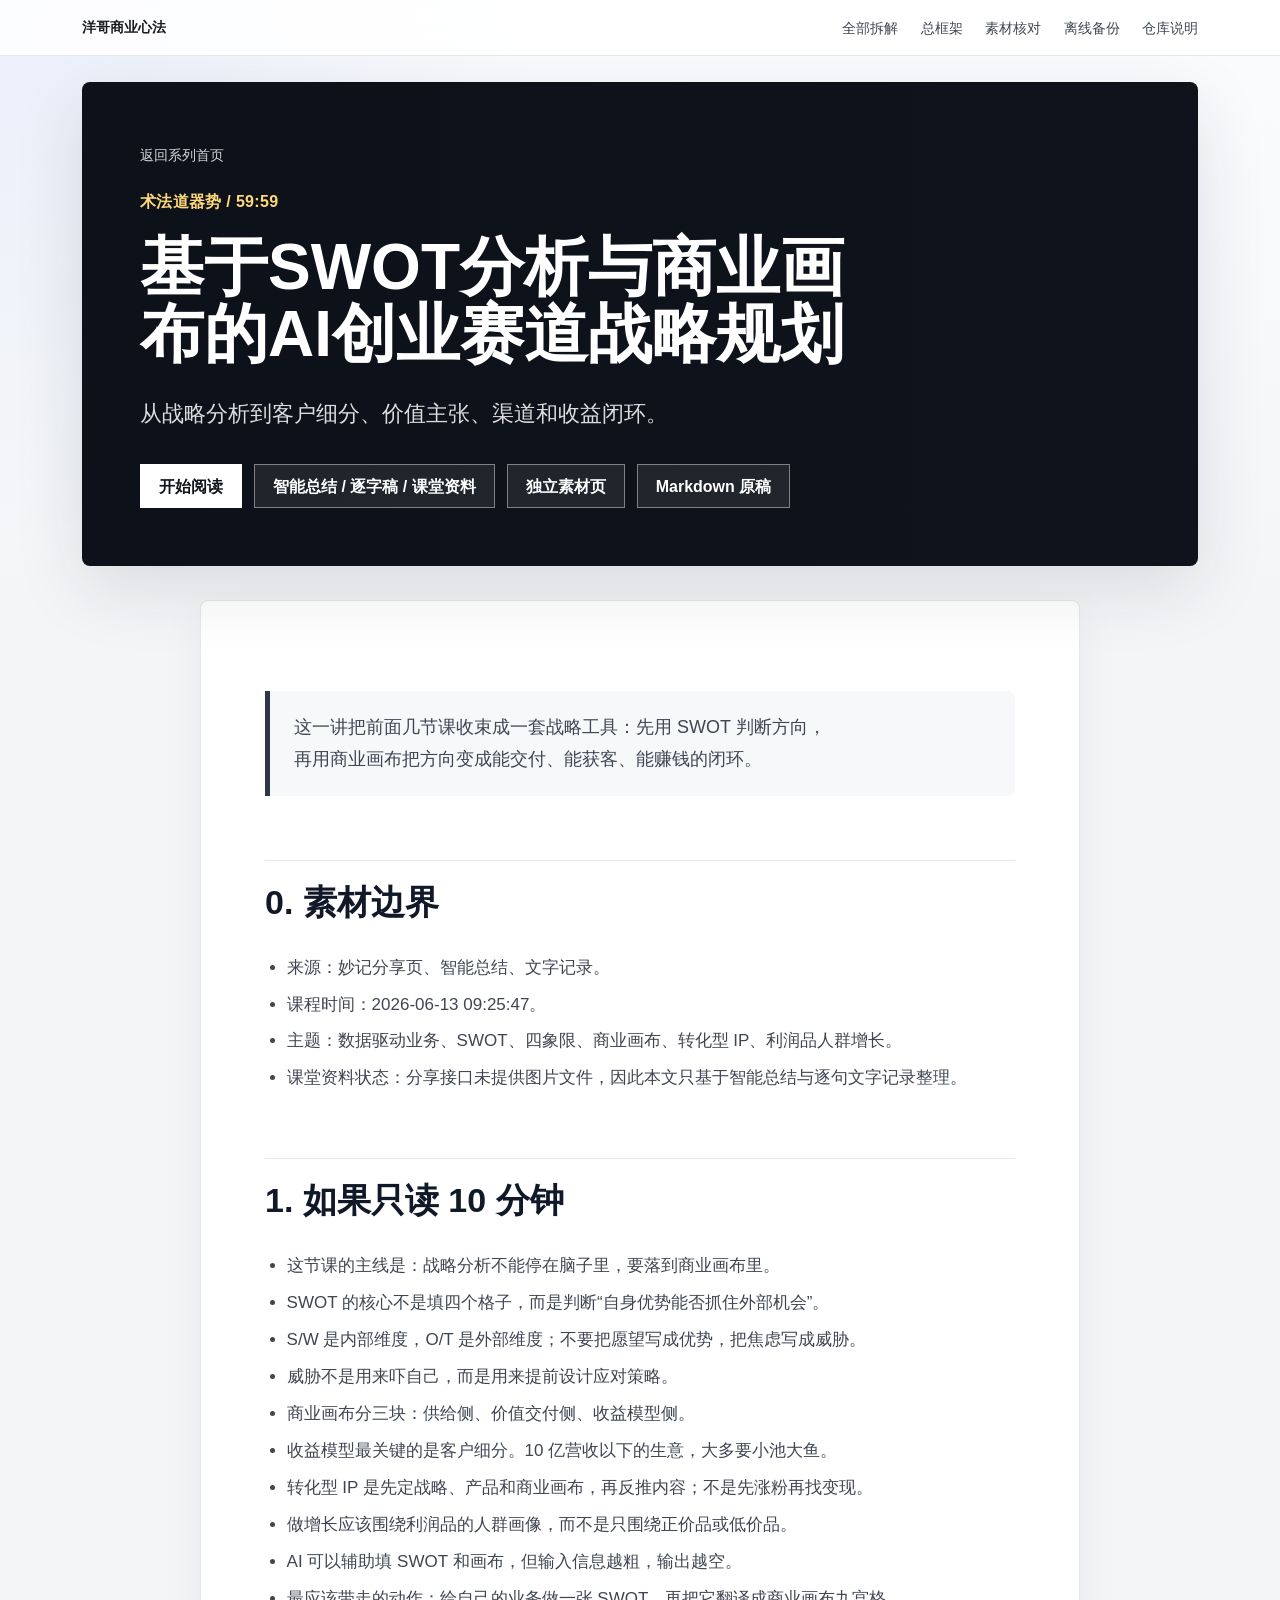
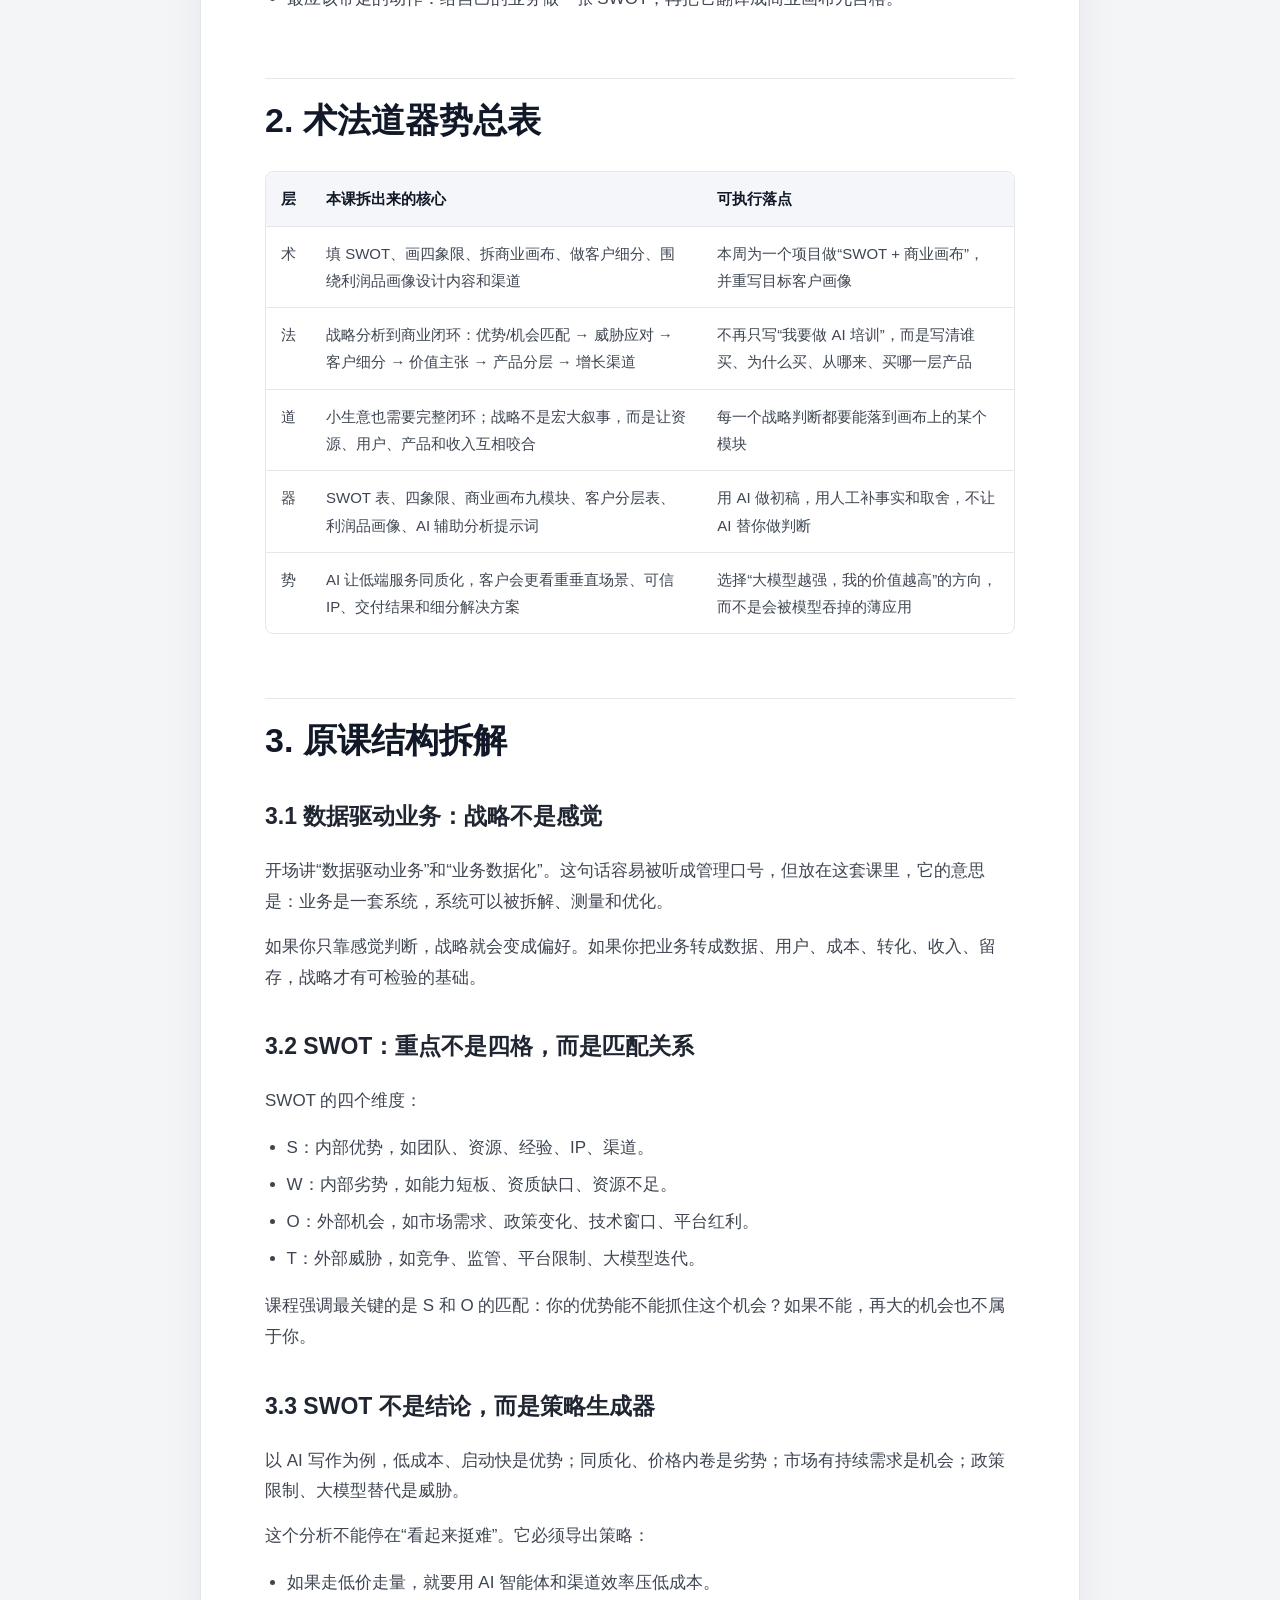
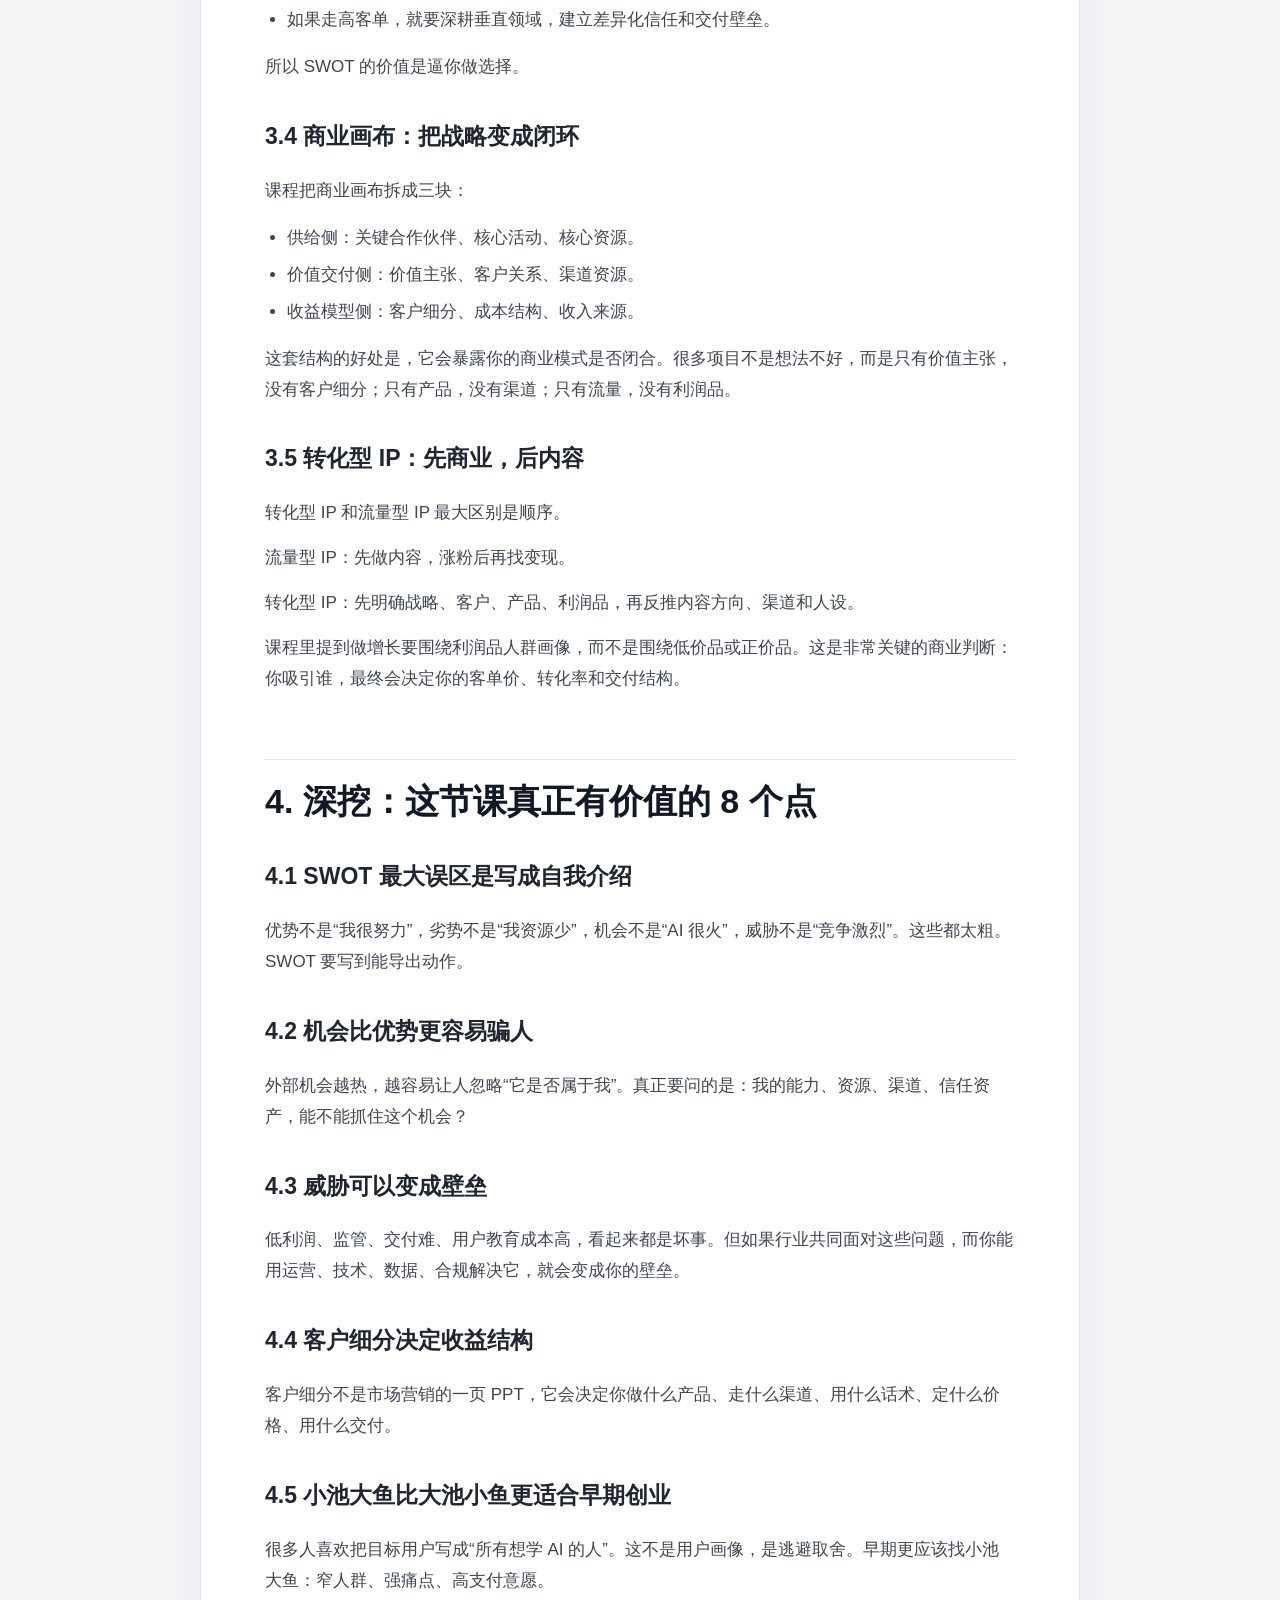
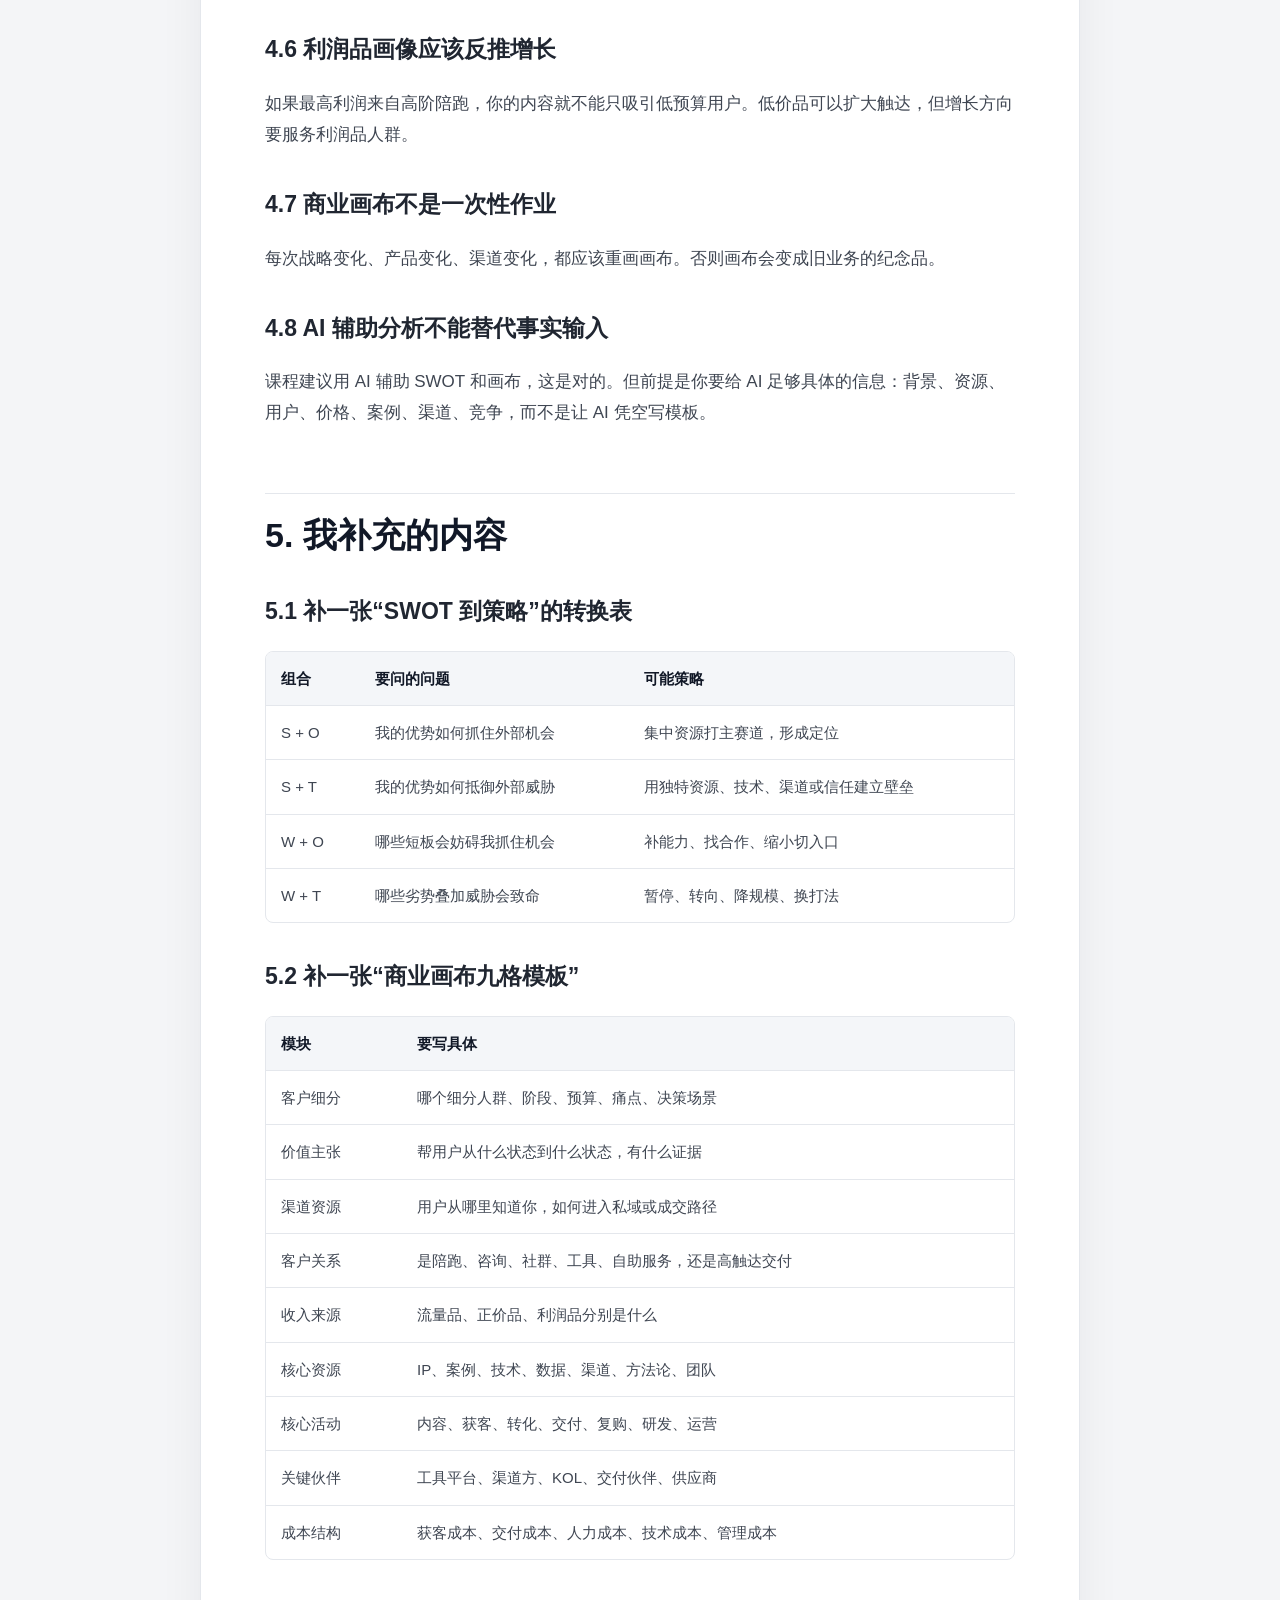
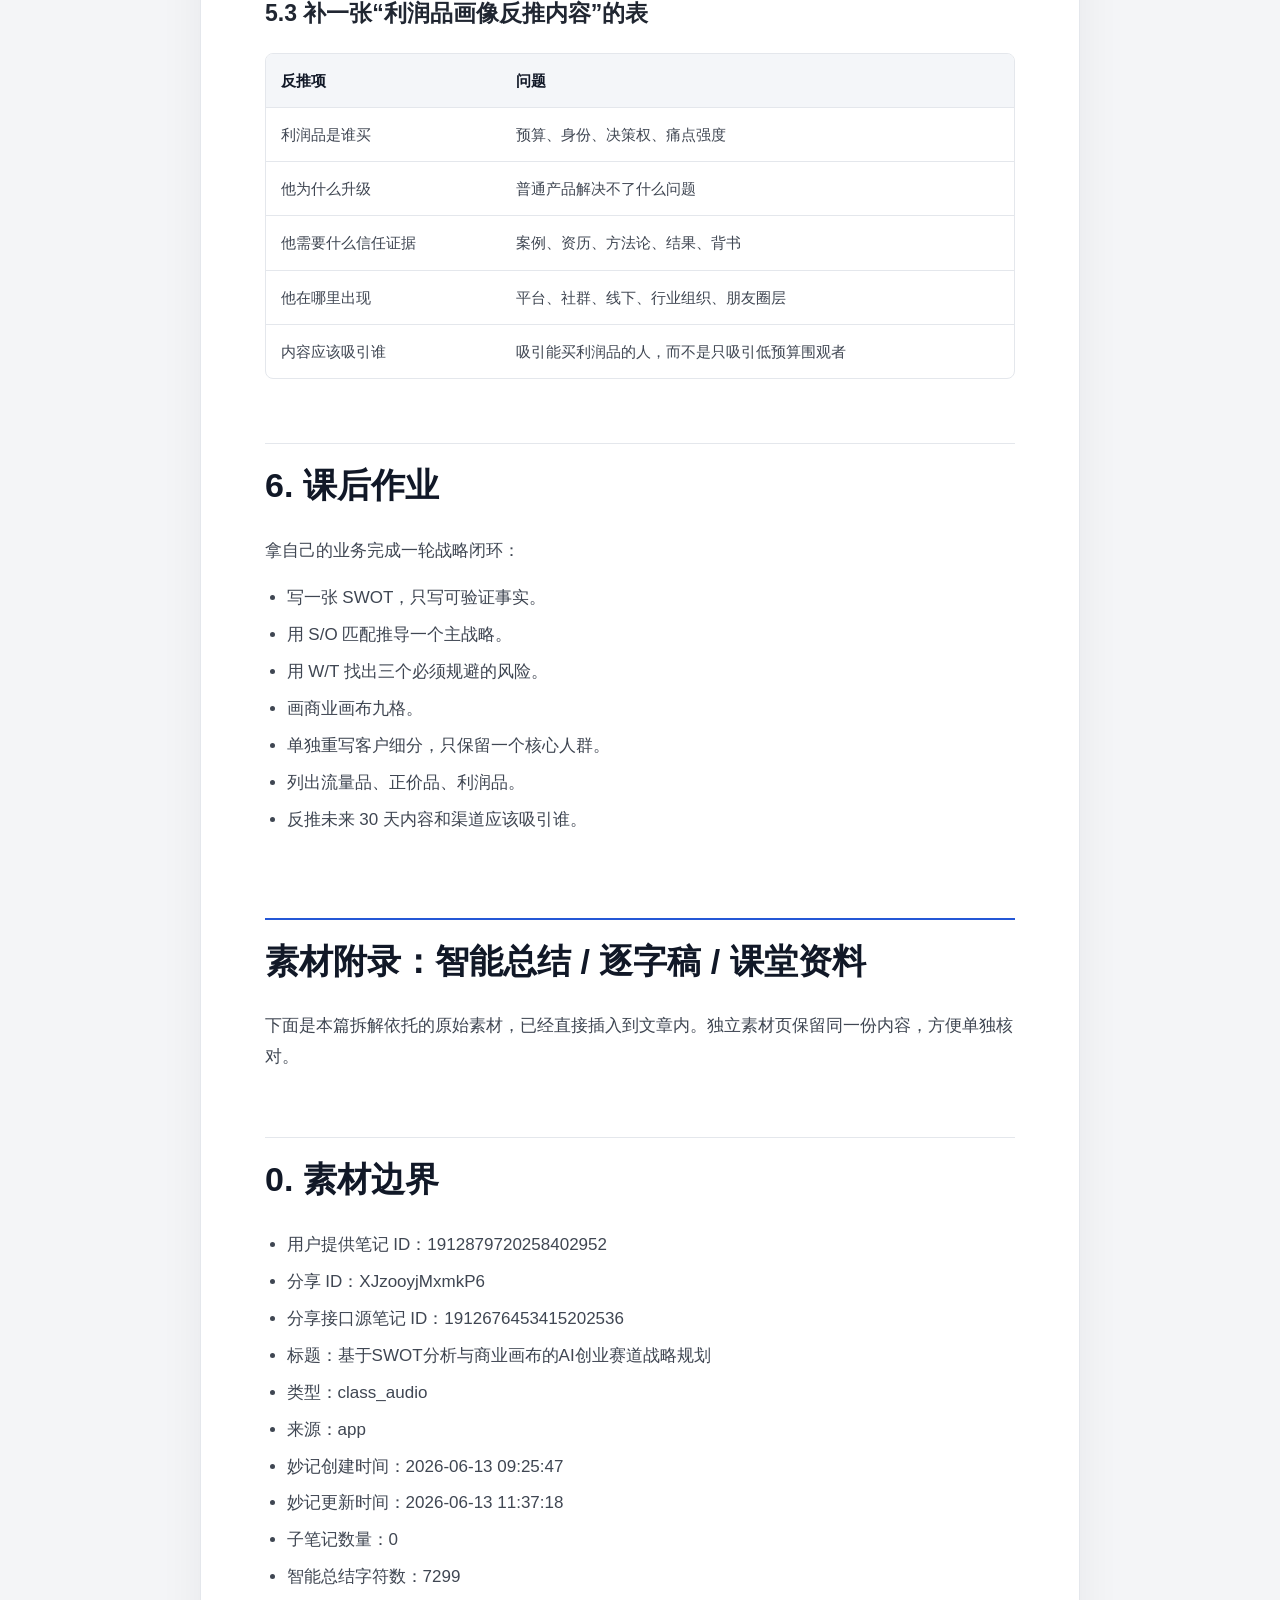
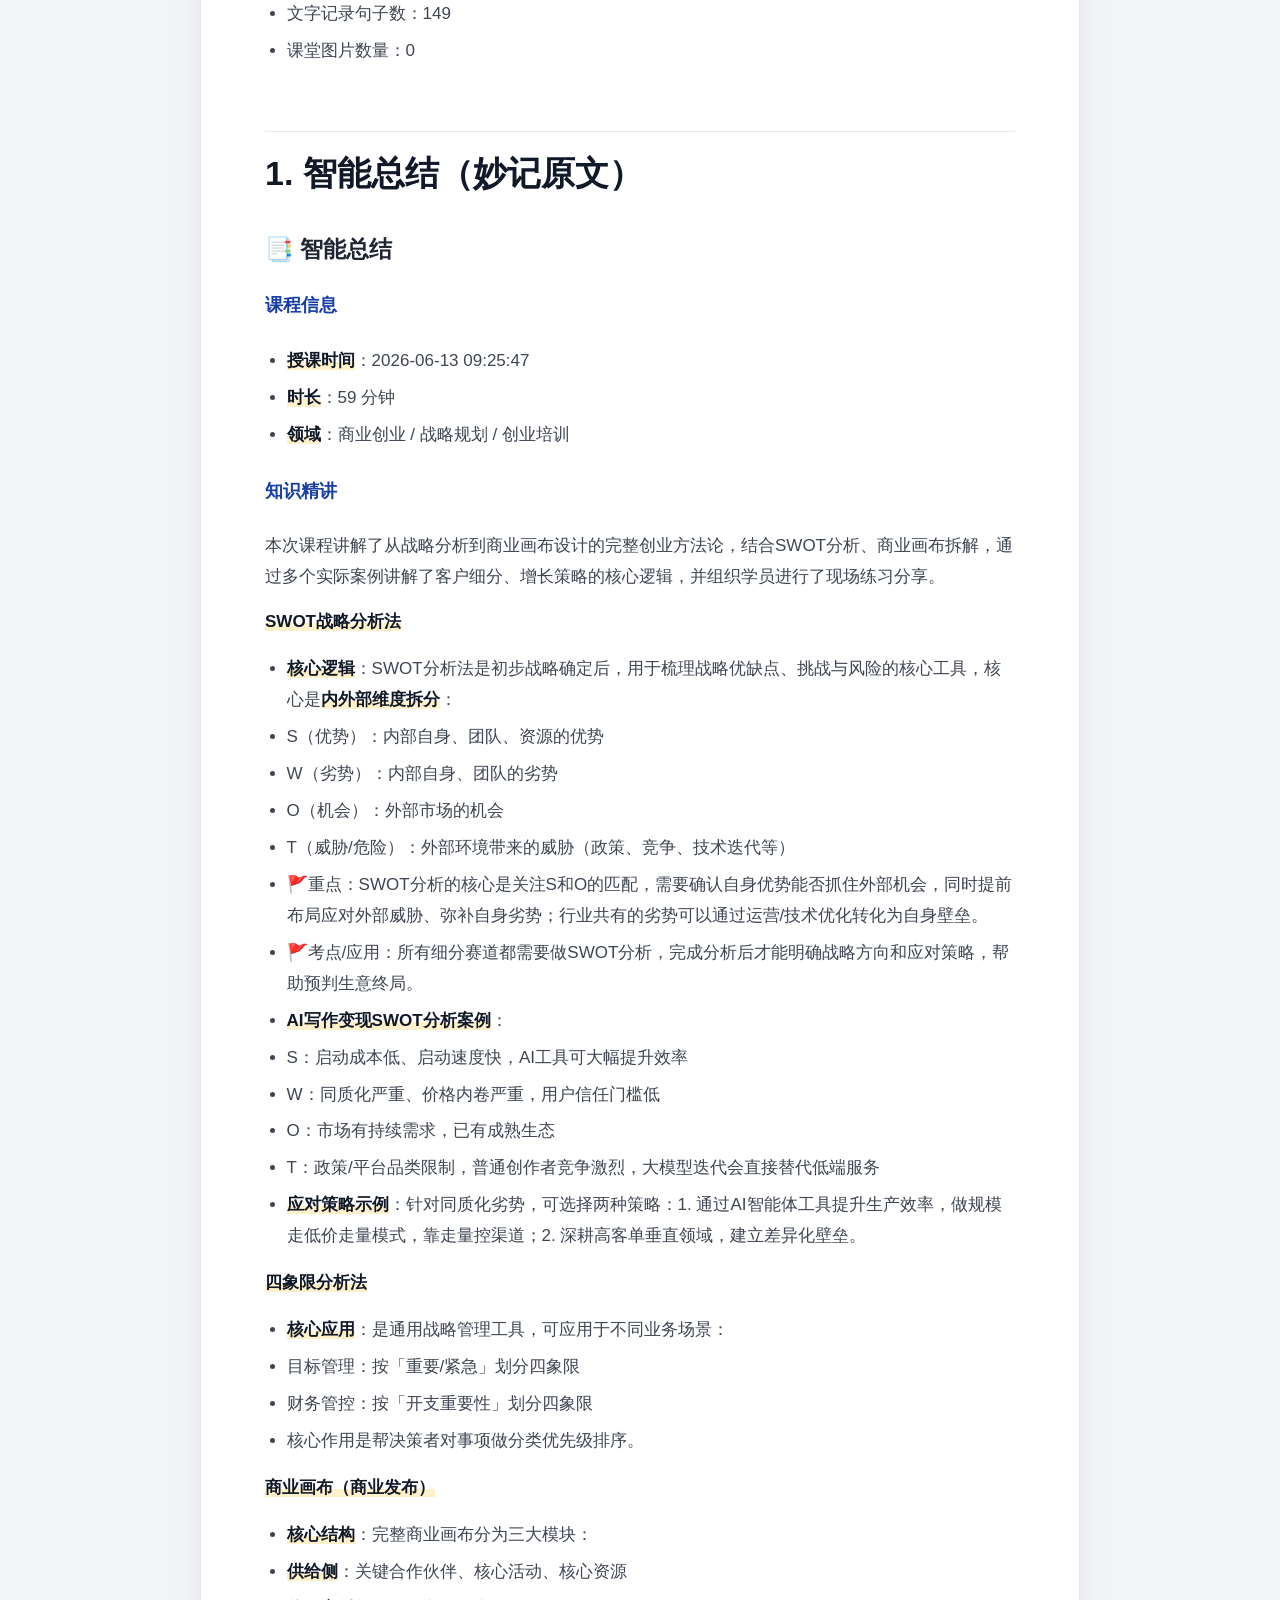
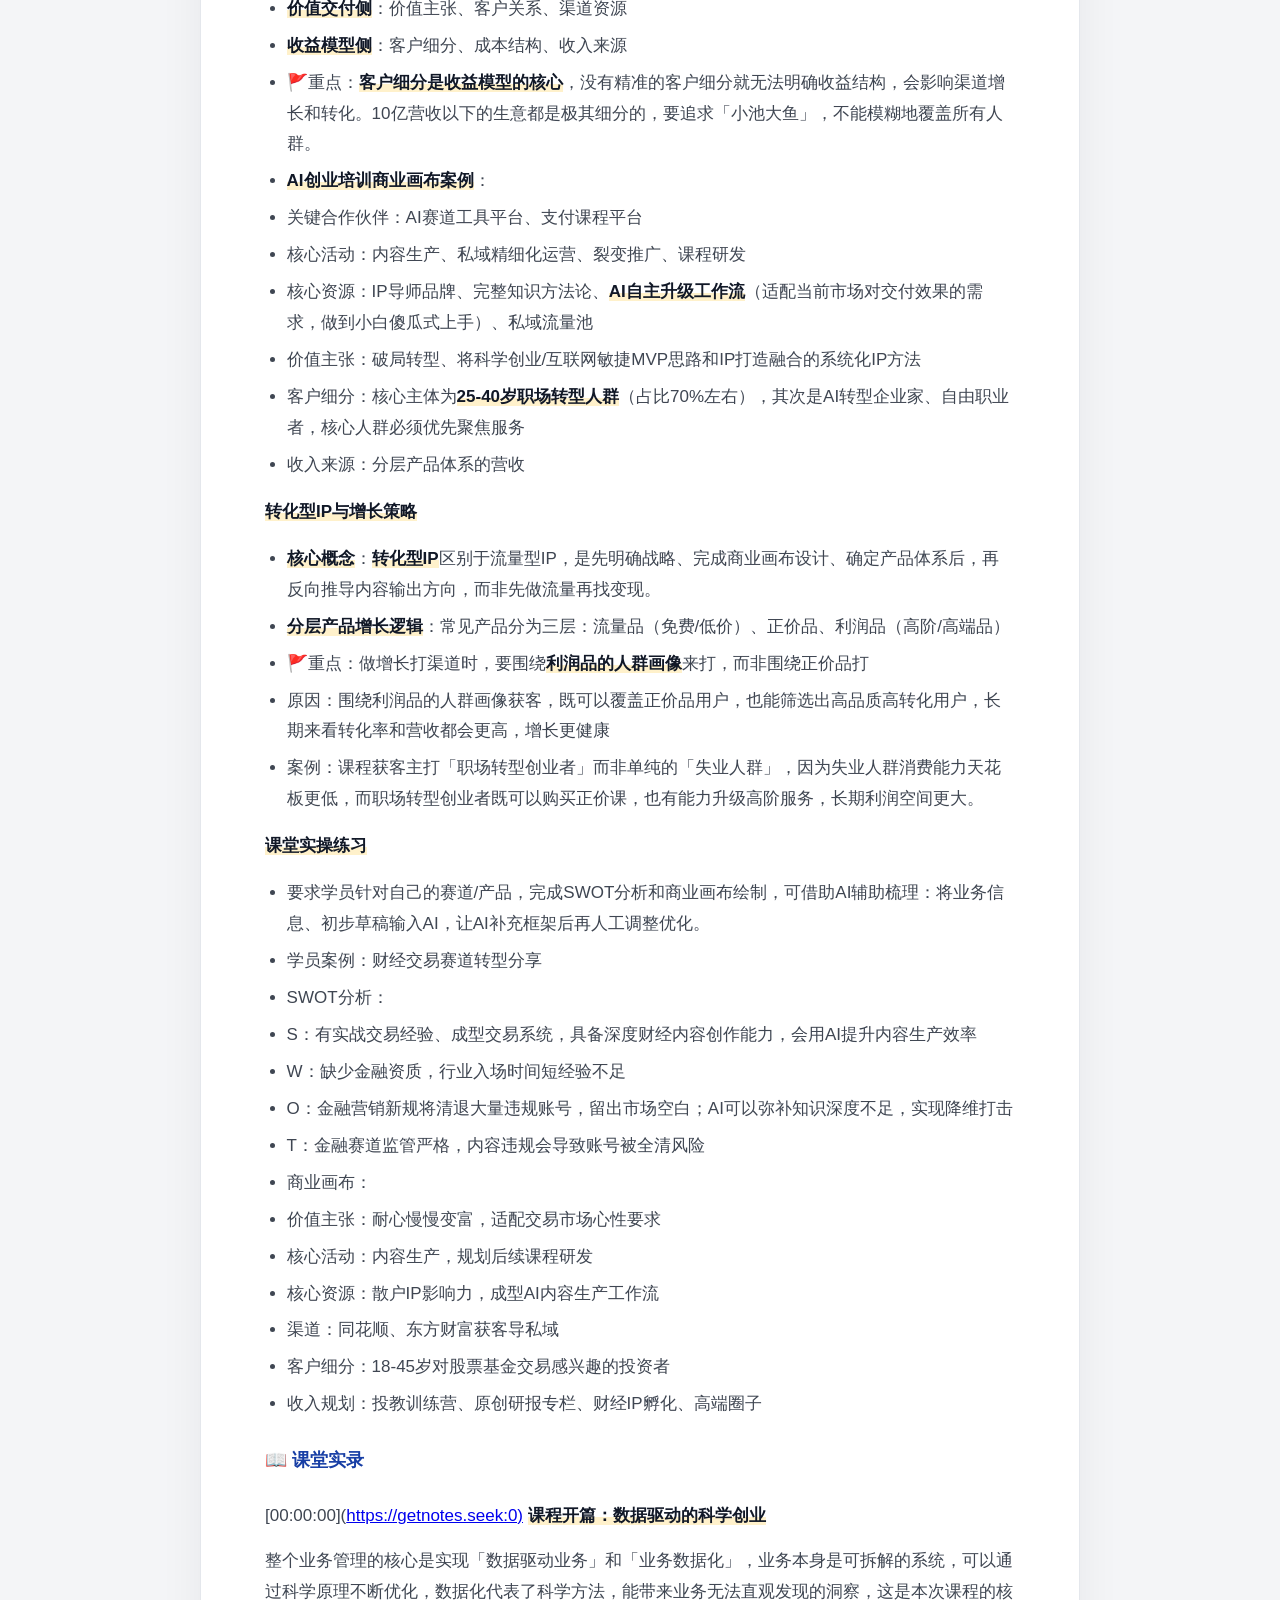
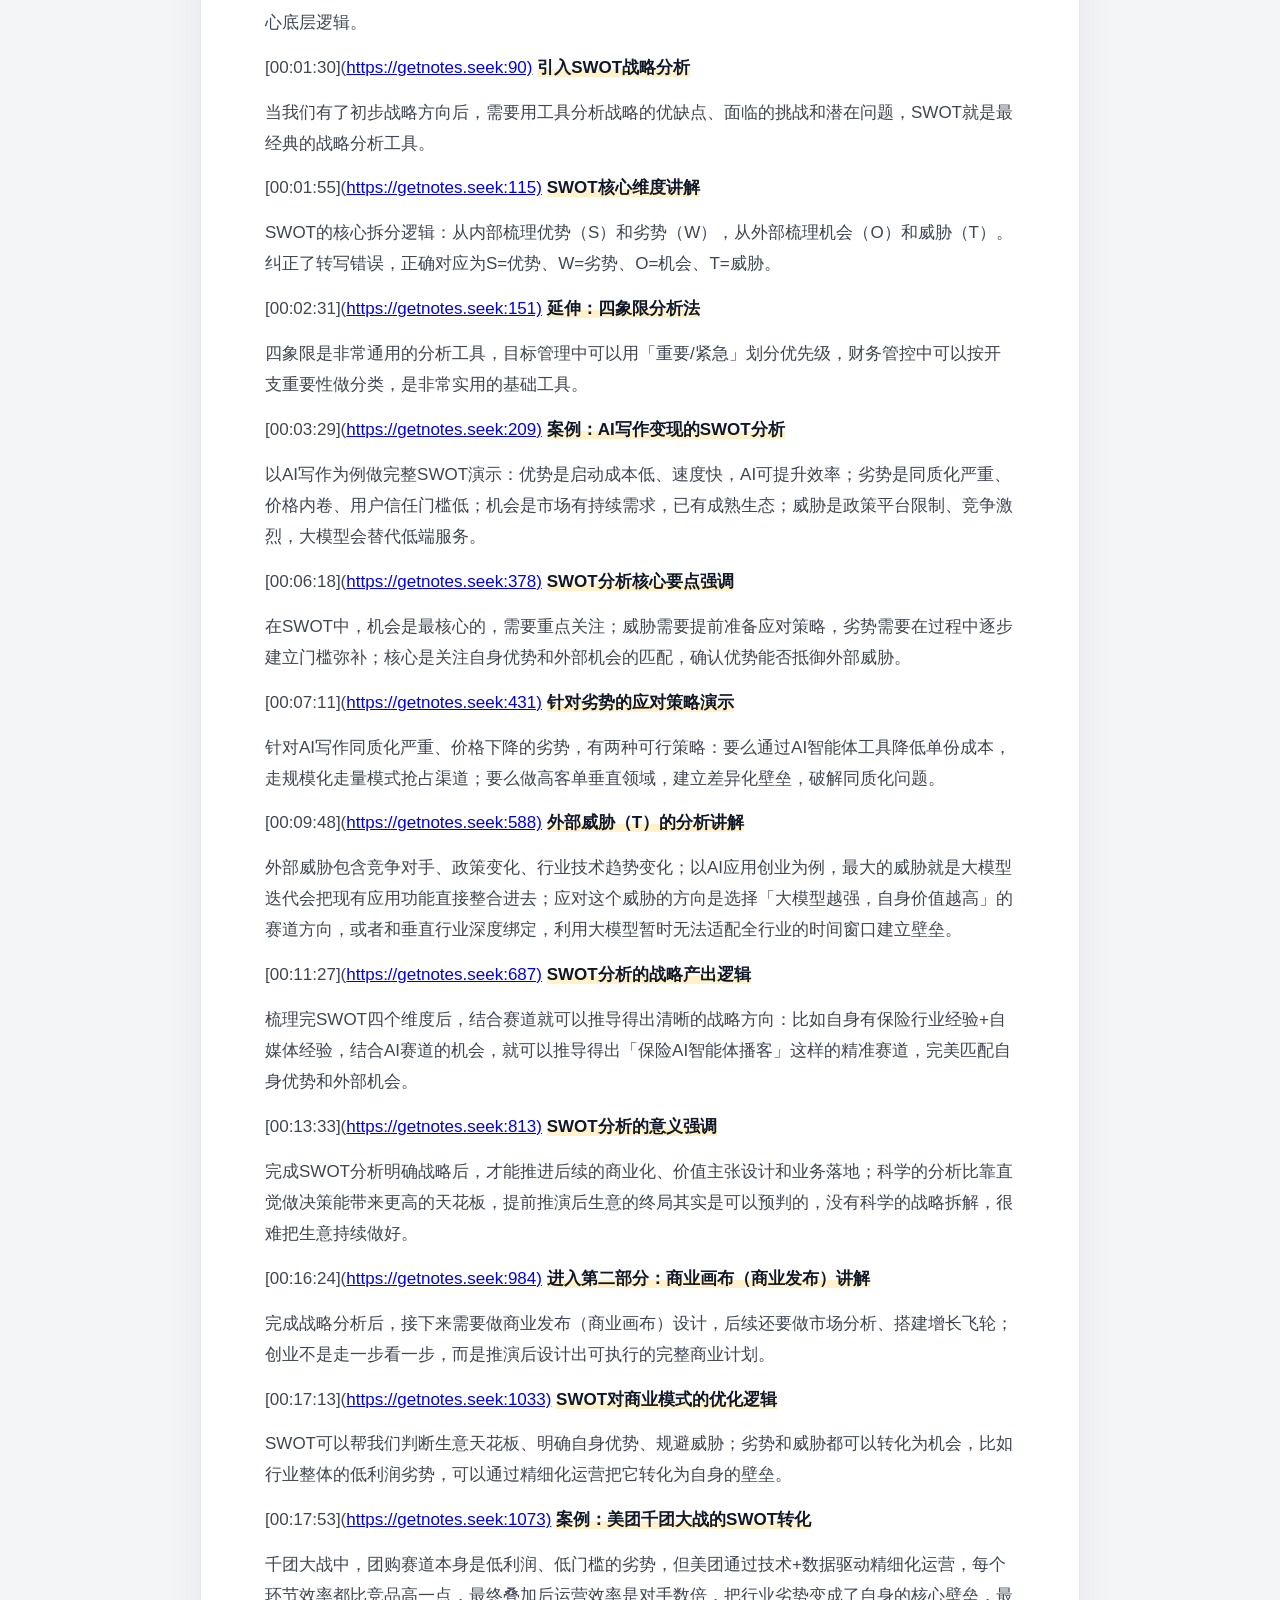
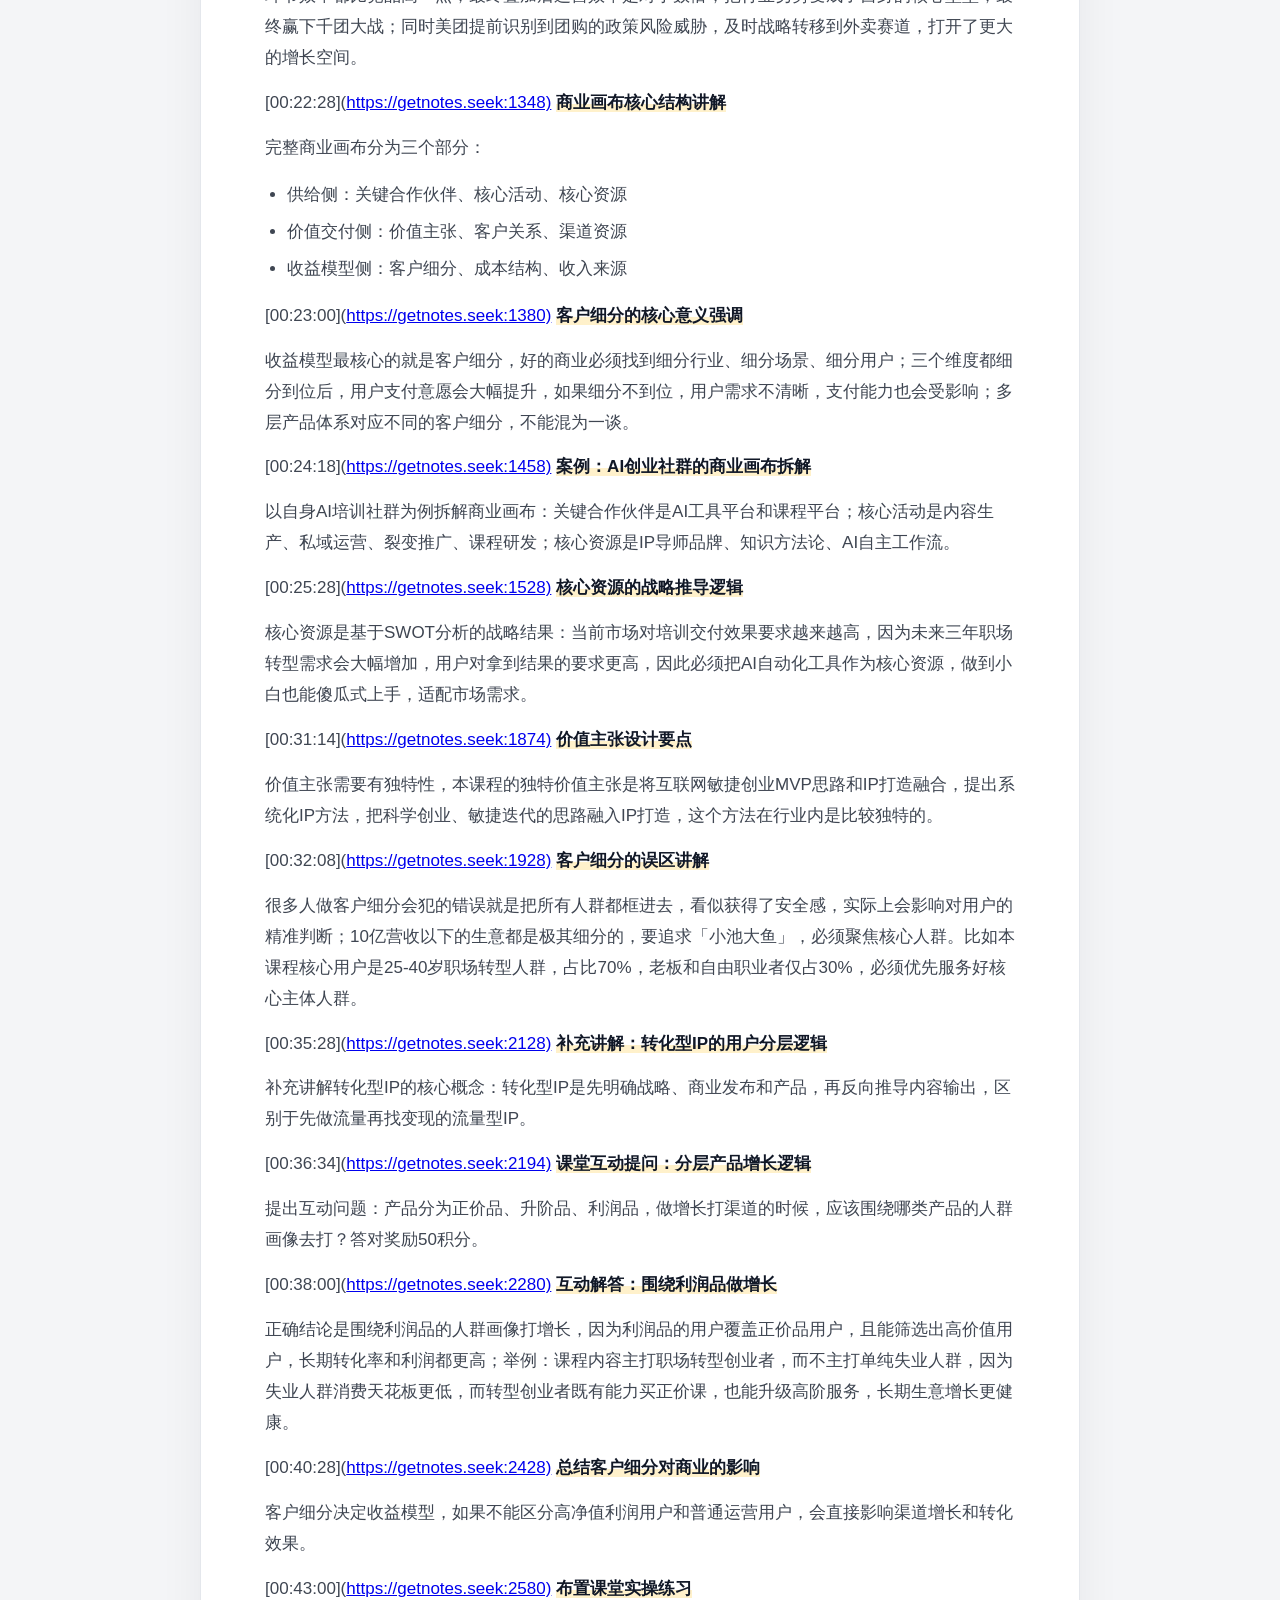
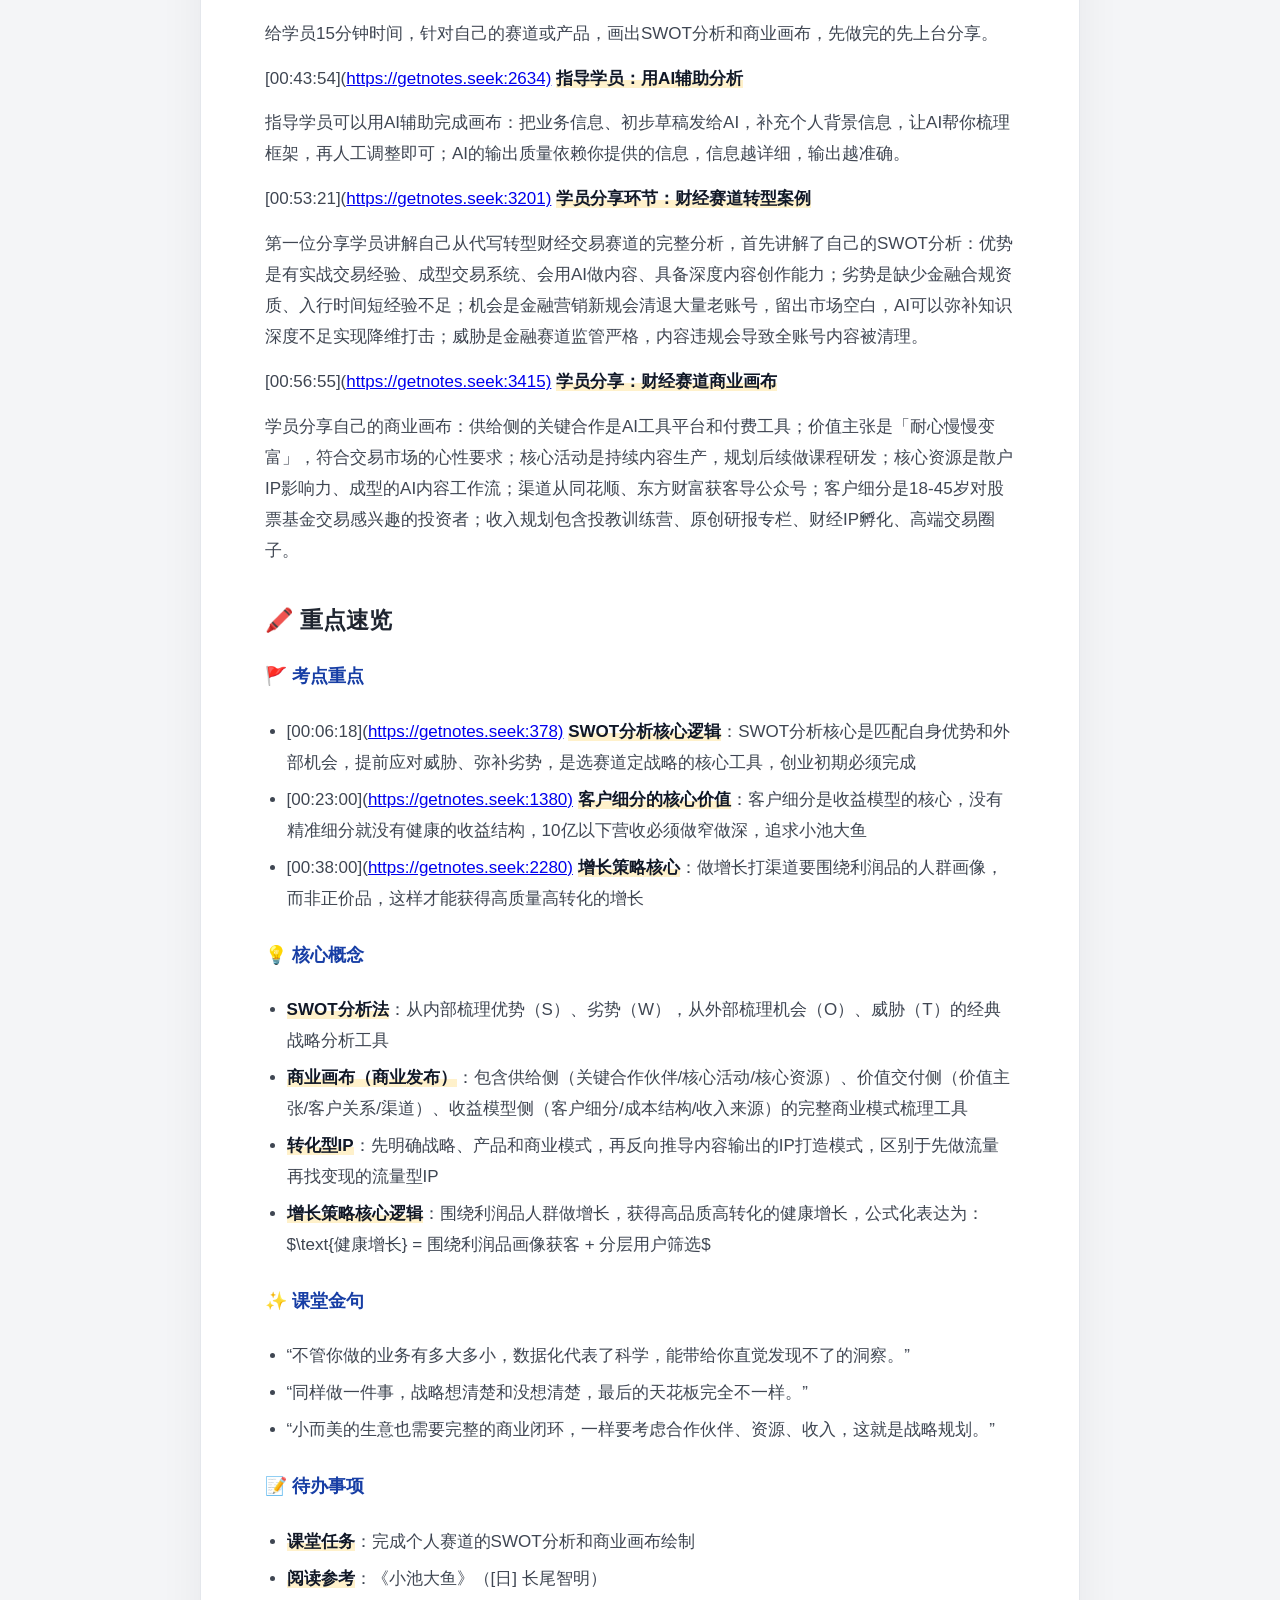
<file: notes/1912879720258402952/index.html>
<!doctype html>
<html lang="zh-CN">
<head>
  <meta charset="utf-8">
  <meta name="viewport" content="width=device-width, initial-scale=1">
  <title>基于SWOT分析与商业画布的AI创业赛道战略规划 · 术法道器势拆解</title>
  <meta name="description" content="从战略分析到客户细分、价值主张、渠道和收益闭环。">
  <link rel="stylesheet" href="../../styles.css">
</head>
<body>
<header class="site-header">
    <nav>
      <a href="../../index.html" class="brand">洋哥商业心法</a>
      <div>
        <a href="../../index.html#notes">全部拆解</a>
        <a href="../../index.html#framework">总框架</a>
        <a href="../../audit.html">素材核对</a>
        <a href="../../archive.html">离线备份</a>
        <a href="../../README.md">仓库说明</a>
      </div>
    </nav>
  </header>
  <main id="top">
    <section class="article-hero">
      <div class="article-hero-copy">
        <a class="back-link" href="../../index.html">返回系列首页</a>
        <p class="meta">术法道器势 / 59:59</p>
        <h1>基于SWOT分析与商业画布的AI创业赛道战略规划</h1>
        <p class="lead">从战略分析到客户细分、价值主张、渠道和收益闭环。</p>
        <div class="actions">
          <a class="button primary" href="#1-如果只读-10-分钟">开始阅读</a>
          <a class="button ghost" href="#materials-appendix">智能总结 / 逐字稿 / 课堂资料</a>
          <a class="button ghost" href="materials.html">独立素材页</a>
          <a class="button ghost" href="analysis.md">Markdown 原稿</a>
        </div>
      </div>
    </section>

    <article class="content">
<blockquote><p>这一讲把前面几节课收束成一套战略工具：先用 SWOT 判断方向，<br>再用商业画布把方向变成能交付、能获客、能赚钱的闭环。<br></p></blockquote>
<h2 id="0-素材边界">0. 素材边界</h2>
<ul>
<li>来源：妙记分享页、智能总结、文字记录。</li>
<li>课程时间：2026-06-13 09:25:47。</li>
<li>主题：数据驱动业务、SWOT、四象限、商业画布、转化型 IP、利润品人群增长。</li>
<li>课堂资料状态：分享接口未提供图片文件，因此本文只基于智能总结与逐句文字记录整理。</li>
</ul>
<h2 id="1-如果只读-10-分钟">1. 如果只读 10 分钟</h2>
<ul>
<li>这节课的主线是：战略分析不能停在脑子里，要落到商业画布里。</li>
<li>SWOT 的核心不是填四个格子，而是判断“自身优势能否抓住外部机会”。</li>
<li>S/W 是内部维度，O/T 是外部维度；不要把愿望写成优势，把焦虑写成威胁。</li>
<li>威胁不是用来吓自己，而是用来提前设计应对策略。</li>
<li>商业画布分三块：供给侧、价值交付侧、收益模型侧。</li>
<li>收益模型最关键的是客户细分。10 亿营收以下的生意，大多要小池大鱼。</li>
<li>转化型 IP 是先定战略、产品和商业画布，再反推内容；不是先涨粉再找变现。</li>
<li>做增长应该围绕利润品的人群画像，而不是只围绕正价品或低价品。</li>
<li>AI 可以辅助填 SWOT 和画布，但输入信息越粗，输出越空。</li>
<li>最应该带走的动作：给自己的业务做一张 SWOT，再把它翻译成商业画布九宫格。</li>
</ul>
<h2 id="2-术法道器势总表">2. 术法道器势总表</h2>
<div class="table-wrap"><table><thead><tr><th>层</th><th>本课拆出来的核心</th><th>可执行落点</th></tr></thead><tbody><tr><td>术</td><td>填 SWOT、画四象限、拆商业画布、做客户细分、围绕利润品画像设计内容和渠道</td><td>本周为一个项目做“SWOT + 商业画布”，并重写目标客户画像</td></tr><tr><td>法</td><td>战略分析到商业闭环：优势/机会匹配 → 威胁应对 → 客户细分 → 价值主张 → 产品分层 → 增长渠道</td><td>不再只写“我要做 AI 培训”，而是写清谁买、为什么买、从哪来、买哪一层产品</td></tr><tr><td>道</td><td>小生意也需要完整闭环；战略不是宏大叙事，而是让资源、用户、产品和收入互相咬合</td><td>每一个战略判断都要能落到画布上的某个模块</td></tr><tr><td>器</td><td>SWOT 表、四象限、商业画布九模块、客户分层表、利润品画像、AI 辅助分析提示词</td><td>用 AI 做初稿，用人工补事实和取舍，不让 AI 替你做判断</td></tr><tr><td>势</td><td>AI 让低端服务同质化，客户会更看重垂直场景、可信 IP、交付结果和细分解决方案</td><td>选择“大模型越强，我的价值越高”的方向，而不是会被模型吞掉的薄应用</td></tr></tbody></table></div>
<h2 id="3-原课结构拆解">3. 原课结构拆解</h2>
<h3 id="3-1-数据驱动业务-战略不是感觉">3.1 数据驱动业务：战略不是感觉</h3>
<p>开场讲“数据驱动业务”和“业务数据化”。这句话容易被听成管理口号，但放在这套课里，它的意思是：业务是一套系统，系统可以被拆解、测量和优化。</p>
<p>如果你只靠感觉判断，战略就会变成偏好。如果你把业务转成数据、用户、成本、转化、收入、留存，战略才有可检验的基础。</p>
<h3 id="3-2-swot-重点不是四格-而是匹配关系">3.2 SWOT：重点不是四格，而是匹配关系</h3>
<p>SWOT 的四个维度：</p>
<ul>
<li>S：内部优势，如团队、资源、经验、IP、渠道。</li>
<li>W：内部劣势，如能力短板、资质缺口、资源不足。</li>
<li>O：外部机会，如市场需求、政策变化、技术窗口、平台红利。</li>
<li>T：外部威胁，如竞争、监管、平台限制、大模型迭代。</li>
</ul>
<p>课程强调最关键的是 S 和 O 的匹配：你的优势能不能抓住这个机会？如果不能，再大的机会也不属于你。</p>
<h3 id="3-3-swot-不是结论-而是策略生成器">3.3 SWOT 不是结论，而是策略生成器</h3>
<p>以 AI 写作为例，低成本、启动快是优势；同质化、价格内卷是劣势；市场有持续需求是机会；政策限制、大模型替代是威胁。</p>
<p>这个分析不能停在“看起来挺难”。它必须导出策略：</p>
<ul>
<li>如果走低价走量，就要用 AI 智能体和渠道效率压低成本。</li>
<li>如果走高客单，就要深耕垂直领域，建立差异化信任和交付壁垒。</li>
</ul>
<p>所以 SWOT 的价值是逼你做选择。</p>
<h3 id="3-4-商业画布-把战略变成闭环">3.4 商业画布：把战略变成闭环</h3>
<p>课程把商业画布拆成三块：</p>
<ul>
<li>供给侧：关键合作伙伴、核心活动、核心资源。</li>
<li>价值交付侧：价值主张、客户关系、渠道资源。</li>
<li>收益模型侧：客户细分、成本结构、收入来源。</li>
</ul>
<p>这套结构的好处是，它会暴露你的商业模式是否闭合。很多项目不是想法不好，而是只有价值主张，没有客户细分；只有产品，没有渠道；只有流量，没有利润品。</p>
<h3 id="3-5-转化型-ip-先商业-后内容">3.5 转化型 IP：先商业，后内容</h3>
<p>转化型 IP 和流量型 IP 最大区别是顺序。</p>
<p>流量型 IP：先做内容，涨粉后再找变现。</p>
<p>转化型 IP：先明确战略、客户、产品、利润品，再反推内容方向、渠道和人设。</p>
<p>课程里提到做增长要围绕利润品人群画像，而不是围绕低价品或正价品。这是非常关键的商业判断：你吸引谁，最终会决定你的客单价、转化率和交付结构。</p>
<h2 id="4-深挖-这节课真正有价值的-8-个点">4. 深挖：这节课真正有价值的 8 个点</h2>
<h3 id="4-1-swot-最大误区是写成自我介绍">4.1 SWOT 最大误区是写成自我介绍</h3>
<p>优势不是“我很努力”，劣势不是“我资源少”，机会不是“AI 很火”，威胁不是“竞争激烈”。这些都太粗。SWOT 要写到能导出动作。</p>
<h3 id="4-2-机会比优势更容易骗人">4.2 机会比优势更容易骗人</h3>
<p>外部机会越热，越容易让人忽略“它是否属于我”。真正要问的是：我的能力、资源、渠道、信任资产，能不能抓住这个机会？</p>
<h3 id="4-3-威胁可以变成壁垒">4.3 威胁可以变成壁垒</h3>
<p>低利润、监管、交付难、用户教育成本高，看起来都是坏事。但如果行业共同面对这些问题，而你能用运营、技术、数据、合规解决它，就会变成你的壁垒。</p>
<h3 id="4-4-客户细分决定收益结构">4.4 客户细分决定收益结构</h3>
<p>客户细分不是市场营销的一页 PPT，它会决定你做什么产品、走什么渠道、用什么话术、定什么价格、用什么交付。</p>
<h3 id="4-5-小池大鱼比大池小鱼更适合早期创业">4.5 小池大鱼比大池小鱼更适合早期创业</h3>
<p>很多人喜欢把目标用户写成“所有想学 AI 的人”。这不是用户画像，是逃避取舍。早期更应该找小池大鱼：窄人群、强痛点、高支付意愿。</p>
<h3 id="4-6-利润品画像应该反推增长">4.6 利润品画像应该反推增长</h3>
<p>如果最高利润来自高阶陪跑，你的内容就不能只吸引低预算用户。低价品可以扩大触达，但增长方向要服务利润品人群。</p>
<h3 id="4-7-商业画布不是一次性作业">4.7 商业画布不是一次性作业</h3>
<p>每次战略变化、产品变化、渠道变化，都应该重画画布。否则画布会变成旧业务的纪念品。</p>
<h3 id="4-8-ai-辅助分析不能替代事实输入">4.8 AI 辅助分析不能替代事实输入</h3>
<p>课程建议用 AI 辅助 SWOT 和画布，这是对的。但前提是你要给 AI 足够具体的信息：背景、资源、用户、价格、案例、渠道、竞争，而不是让 AI 凭空写模板。</p>
<h2 id="5-我补充的内容">5. 我补充的内容</h2>
<h3 id="5-1-补一张-swot-到策略-的转换表">5.1 补一张“SWOT 到策略”的转换表</h3>
<div class="table-wrap"><table><thead><tr><th>组合</th><th>要问的问题</th><th>可能策略</th></tr></thead><tbody><tr><td>S + O</td><td>我的优势如何抓住外部机会</td><td>集中资源打主赛道，形成定位</td></tr><tr><td>S + T</td><td>我的优势如何抵御外部威胁</td><td>用独特资源、技术、渠道或信任建立壁垒</td></tr><tr><td>W + O</td><td>哪些短板会妨碍我抓住机会</td><td>补能力、找合作、缩小切入口</td></tr><tr><td>W + T</td><td>哪些劣势叠加威胁会致命</td><td>暂停、转向、降规模、换打法</td></tr></tbody></table></div>
<h3 id="5-2-补一张-商业画布九格模板">5.2 补一张“商业画布九格模板”</h3>
<div class="table-wrap"><table><thead><tr><th>模块</th><th>要写具体</th></tr></thead><tbody><tr><td>客户细分</td><td>哪个细分人群、阶段、预算、痛点、决策场景</td></tr><tr><td>价值主张</td><td>帮用户从什么状态到什么状态，有什么证据</td></tr><tr><td>渠道资源</td><td>用户从哪里知道你，如何进入私域或成交路径</td></tr><tr><td>客户关系</td><td>是陪跑、咨询、社群、工具、自助服务，还是高触达交付</td></tr><tr><td>收入来源</td><td>流量品、正价品、利润品分别是什么</td></tr><tr><td>核心资源</td><td>IP、案例、技术、数据、渠道、方法论、团队</td></tr><tr><td>核心活动</td><td>内容、获客、转化、交付、复购、研发、运营</td></tr><tr><td>关键伙伴</td><td>工具平台、渠道方、KOL、交付伙伴、供应商</td></tr><tr><td>成本结构</td><td>获客成本、交付成本、人力成本、技术成本、管理成本</td></tr></tbody></table></div>
<h3 id="5-3-补一张-利润品画像反推内容-的表">5.3 补一张“利润品画像反推内容”的表</h3>
<div class="table-wrap"><table><thead><tr><th>反推项</th><th>问题</th></tr></thead><tbody><tr><td>利润品是谁买</td><td>预算、身份、决策权、痛点强度</td></tr><tr><td>他为什么升级</td><td>普通产品解决不了什么问题</td></tr><tr><td>他需要什么信任证据</td><td>案例、资历、方法论、结果、背书</td></tr><tr><td>他在哪里出现</td><td>平台、社群、线下、行业组织、朋友圈层</td></tr><tr><td>内容应该吸引谁</td><td>吸引能买利润品的人，而不是只吸引低预算围观者</td></tr></tbody></table></div>
<h2 id="6-课后作业">6. 课后作业</h2>
<p>拿自己的业务完成一轮战略闭环：</p>
<ul>
<li>写一张 SWOT，只写可验证事实。</li>
<li>用 S/O 匹配推导一个主战略。</li>
<li>用 W/T 找出三个必须规避的风险。</li>
<li>画商业画布九格。</li>
<li>单独重写客户细分，只保留一个核心人群。</li>
<li>列出流量品、正价品、利润品。</li>
<li>反推未来 30 天内容和渠道应该吸引谁。</li>
</ul>
<section class="source-appendix source-content" id="materials-appendix">
<h2>素材附录：智能总结 / 逐字稿 / 课堂资料</h2>
<p>下面是本篇拆解依托的原始素材，已经直接插入到文章内。独立素材页保留同一份内容，方便单独核对。</p>

<h2 id="0-素材边界">0. 素材边界</h2>
<ul>
<li>用户提供笔记 ID：1912879720258402952</li>
<li>分享 ID：XJzooyjMxmkP6</li>
<li>分享接口源笔记 ID：1912676453415202536</li>
<li>标题：基于SWOT分析与商业画布的AI创业赛道战略规划</li>
<li>类型：class_audio</li>
<li>来源：app</li>
<li>妙记创建时间：2026-06-13 09:25:47</li>
<li>妙记更新时间：2026-06-13 11:37:18</li>
<li>子笔记数量：0</li>
<li>智能总结字符数：7299</li>
<li>文字记录句子数：149</li>
<li>课堂图片数量：0</li>
</ul>
<h2 id="1-智能总结-妙记原文">1. 智能总结（妙记原文）</h2>
<h3 id="智能总结">📑 智能总结</h3>
<h4 id="课程信息">课程信息</h4>
<ul>
<li><strong>授课时间</strong>：2026-06-13 09:25:47</li>
<li><strong>时长</strong>：59 分钟</li>
<li><strong>领域</strong>：商业创业 / 战略规划 / 创业培训</li>
</ul>
<h4 id="知识精讲">知识精讲</h4>
<p>本次课程讲解了从战略分析到商业画布设计的完整创业方法论，结合SWOT分析、商业画布拆解，通过多个实际案例讲解了客户细分、增长策略的核心逻辑，并组织学员进行了现场练习分享。</p>
<p><strong>SWOT战略分析法</strong></p>
<ul>
<li><strong>核心逻辑</strong>：SWOT分析法是初步战略确定后，用于梳理战略优缺点、挑战与风险的核心工具，核心是<strong>内外部维度拆分</strong>：</li>
<li>S（优势）：内部自身、团队、资源的优势</li>
<li>W（劣势）：内部自身、团队的劣势</li>
<li>O（机会）：外部市场的机会</li>
<li>T（威胁/危险）：外部环境带来的威胁（政策、竞争、技术迭代等）</li>
<li>🚩重点：SWOT分析的核心是关注S和O的匹配，需要确认自身优势能否抓住外部机会，同时提前布局应对外部威胁、弥补自身劣势；行业共有的劣势可以通过运营/技术优化转化为自身壁垒。</li>
<li>🚩考点/应用：所有细分赛道都需要做SWOT分析，完成分析后才能明确战略方向和应对策略，帮助预判生意终局。</li>
<li><strong>AI写作变现SWOT分析案例</strong>：</li>
<li>S：启动成本低、启动速度快，AI工具可大幅提升效率</li>
<li>W：同质化严重、价格内卷严重，用户信任门槛低</li>
<li>O：市场有持续需求，已有成熟生态</li>
<li>T：政策/平台品类限制，普通创作者竞争激烈，大模型迭代会直接替代低端服务</li>
<li><strong>应对策略示例</strong>：针对同质化劣势，可选择两种策略：1. 通过AI智能体工具提升生产效率，做规模走低价走量模式，靠走量控渠道；2. 深耕高客单垂直领域，建立差异化壁垒。</li>
</ul>
<p><strong>四象限分析法</strong></p>
<ul>
<li><strong>核心应用</strong>：是通用战略管理工具，可应用于不同业务场景：</li>
<li>目标管理：按「重要/紧急」划分四象限</li>
<li>财务管控：按「开支重要性」划分四象限</li>
<li>核心作用是帮决策者对事项做分类优先级排序。</li>
</ul>
<p><strong>商业画布（商业发布）</strong></p>
<ul>
<li><strong>核心结构</strong>：完整商业画布分为三大模块：</li>
<li><strong>供给侧</strong>：关键合作伙伴、核心活动、核心资源</li>
<li><strong>价值交付侧</strong>：价值主张、客户关系、渠道资源</li>
<li><strong>收益模型侧</strong>：客户细分、成本结构、收入来源</li>
<li>🚩重点：<strong>客户细分是收益模型的核心</strong>，没有精准的客户细分就无法明确收益结构，会影响渠道增长和转化。10亿营收以下的生意都是极其细分的，要追求「小池大鱼」，不能模糊地覆盖所有人群。</li>
<li><strong>AI创业培训商业画布案例</strong>：</li>
<li>关键合作伙伴：AI赛道工具平台、支付课程平台</li>
<li>核心活动：内容生产、私域精细化运营、裂变推广、课程研发</li>
<li>核心资源：IP导师品牌、完整知识方法论、<strong>AI自主升级工作流</strong>（适配当前市场对交付效果的需求，做到小白傻瓜式上手）、私域流量池</li>
<li>价值主张：破局转型、将科学创业/互联网敏捷MVP思路和IP打造融合的系统化IP方法</li>
<li>客户细分：核心主体为<strong>25-40岁职场转型人群</strong>（占比70%左右），其次是AI转型企业家、自由职业者，核心人群必须优先聚焦服务</li>
<li>收入来源：分层产品体系的营收</li>
</ul>
<p><strong>转化型IP与增长策略</strong></p>
<ul>
<li><strong>核心概念</strong>：<strong>转化型IP</strong>区别于流量型IP，是先明确战略、完成商业画布设计、确定产品体系后，再反向推导内容输出方向，而非先做流量再找变现。</li>
<li><strong>分层产品增长逻辑</strong>：常见产品分为三层：流量品（免费/低价）、正价品、利润品（高阶/高端品）</li>
<li>🚩重点：做增长打渠道时，要围绕<strong>利润品的人群画像</strong>来打，而非围绕正价品打</li>
<li>原因：围绕利润品的人群画像获客，既可以覆盖正价品用户，也能筛选出高品质高转化用户，长期来看转化率和营收都会更高，增长更健康</li>
<li>案例：课程获客主打「职场转型创业者」而非单纯的「失业人群」，因为失业人群消费能力天花板更低，而职场转型创业者既可以购买正价课，也有能力升级高阶服务，长期利润空间更大。</li>
</ul>
<p><strong>课堂实操练习</strong></p>
<ul>
<li>要求学员针对自己的赛道/产品，完成SWOT分析和商业画布绘制，可借助AI辅助梳理：将业务信息、初步草稿输入AI，让AI补充框架后再人工调整优化。</li>
<li>学员案例：财经交易赛道转型分享</li>
<li>SWOT分析：</li>
<li>S：有实战交易经验、成型交易系统，具备深度财经内容创作能力，会用AI提升内容生产效率</li>
<li>W：缺少金融资质，行业入场时间短经验不足</li>
<li>O：金融营销新规将清退大量违规账号，留出市场空白；AI可以弥补知识深度不足，实现降维打击</li>
<li>T：金融赛道监管严格，内容违规会导致账号被全清风险</li>
<li>商业画布：</li>
<li>价值主张：耐心慢慢变富，适配交易市场心性要求</li>
<li>核心活动：内容生产，规划后续课程研发</li>
<li>核心资源：散户IP影响力，成型AI内容生产工作流</li>
<li>渠道：同花顺、东方财富获客导私域</li>
<li>客户细分：18-45岁对股票基金交易感兴趣的投资者</li>
<li>收入规划：投教训练营、原创研报专栏、财经IP孵化、高端圈子</li>
</ul>
<h4 id="课堂实录">📖 课堂实录</h4>
<p>[00:00:00](<a href="https://getnotes.seek:0)" target="_blank" rel="noreferrer">https://getnotes.seek:0)</a> <strong>课程开篇：数据驱动的科学创业</strong></p>
<p>整个业务管理的核心是实现「数据驱动业务」和「业务数据化」，业务本身是可拆解的系统，可以通过科学原理不断优化，数据化代表了科学方法，能带来业务无法直观发现的洞察，这是本次课程的核心底层逻辑。</p>
<p>[00:01:30](<a href="https://getnotes.seek:90)" target="_blank" rel="noreferrer">https://getnotes.seek:90)</a> <strong>引入SWOT战略分析</strong></p>
<p>当我们有了初步战略方向后，需要用工具分析战略的优缺点、面临的挑战和潜在问题，SWOT就是最经典的战略分析工具。</p>
<p>[00:01:55](<a href="https://getnotes.seek:115)" target="_blank" rel="noreferrer">https://getnotes.seek:115)</a> <strong>SWOT核心维度讲解</strong></p>
<p>SWOT的核心拆分逻辑：从内部梳理优势（S）和劣势（W），从外部梳理机会（O）和威胁（T）。纠正了转写错误，正确对应为S=优势、W=劣势、O=机会、T=威胁。</p>
<p>[00:02:31](<a href="https://getnotes.seek:151)" target="_blank" rel="noreferrer">https://getnotes.seek:151)</a> <strong>延伸：四象限分析法</strong></p>
<p>四象限是非常通用的分析工具，目标管理中可以用「重要/紧急」划分优先级，财务管控中可以按开支重要性做分类，是非常实用的基础工具。</p>
<p>[00:03:29](<a href="https://getnotes.seek:209)" target="_blank" rel="noreferrer">https://getnotes.seek:209)</a> <strong>案例：AI写作变现的SWOT分析</strong></p>
<p>以AI写作为例做完整SWOT演示：优势是启动成本低、速度快，AI可提升效率；劣势是同质化严重、价格内卷、用户信任门槛低；机会是市场有持续需求，已有成熟生态；威胁是政策平台限制、竞争激烈，大模型会替代低端服务。</p>
<p>[00:06:18](<a href="https://getnotes.seek:378)" target="_blank" rel="noreferrer">https://getnotes.seek:378)</a> <strong>SWOT分析核心要点强调</strong></p>
<p>在SWOT中，机会是最核心的，需要重点关注；威胁需要提前准备应对策略，劣势需要在过程中逐步建立门槛弥补；核心是关注自身优势和外部机会的匹配，确认优势能否抵御外部威胁。</p>
<p>[00:07:11](<a href="https://getnotes.seek:431)" target="_blank" rel="noreferrer">https://getnotes.seek:431)</a> <strong>针对劣势的应对策略演示</strong></p>
<p>针对AI写作同质化严重、价格下降的劣势，有两种可行策略：要么通过AI智能体工具降低单份成本，走规模化走量模式抢占渠道；要么做高客单垂直领域，建立差异化壁垒，破解同质化问题。</p>
<p>[00:09:48](<a href="https://getnotes.seek:588)" target="_blank" rel="noreferrer">https://getnotes.seek:588)</a> <strong>外部威胁（T）的分析讲解</strong></p>
<p>外部威胁包含竞争对手、政策变化、行业技术趋势变化；以AI应用创业为例，最大的威胁就是大模型迭代会把现有应用功能直接整合进去；应对这个威胁的方向是选择「大模型越强，自身价值越高」的赛道方向，或者和垂直行业深度绑定，利用大模型暂时无法适配全行业的时间窗口建立壁垒。</p>
<p>[00:11:27](<a href="https://getnotes.seek:687)" target="_blank" rel="noreferrer">https://getnotes.seek:687)</a> <strong>SWOT分析的战略产出逻辑</strong></p>
<p>梳理完SWOT四个维度后，结合赛道就可以推导得出清晰的战略方向：比如自身有保险行业经验+自媒体经验，结合AI赛道的机会，就可以推导得出「保险AI智能体播客」这样的精准赛道，完美匹配自身优势和外部机会。</p>
<p>[00:13:33](<a href="https://getnotes.seek:813)" target="_blank" rel="noreferrer">https://getnotes.seek:813)</a> <strong>SWOT分析的意义强调</strong></p>
<p>完成SWOT分析明确战略后，才能推进后续的商业化、价值主张设计和业务落地；科学的分析比靠直觉做决策能带来更高的天花板，提前推演后生意的终局其实是可以预判的，没有科学的战略拆解，很难把生意持续做好。</p>
<p>[00:16:24](<a href="https://getnotes.seek:984)" target="_blank" rel="noreferrer">https://getnotes.seek:984)</a> <strong>进入第二部分：商业画布（商业发布）讲解</strong></p>
<p>完成战略分析后，接下来需要做商业发布（商业画布）设计，后续还要做市场分析、搭建增长飞轮；创业不是走一步看一步，而是推演后设计出可执行的完整商业计划。</p>
<p>[00:17:13](<a href="https://getnotes.seek:1033)" target="_blank" rel="noreferrer">https://getnotes.seek:1033)</a> <strong>SWOT对商业模式的优化逻辑</strong></p>
<p>SWOT可以帮我们判断生意天花板、明确自身优势、规避威胁；劣势和威胁都可以转化为机会，比如行业整体的低利润劣势，可以通过精细化运营把它转化为自身的壁垒。</p>
<p>[00:17:53](<a href="https://getnotes.seek:1073)" target="_blank" rel="noreferrer">https://getnotes.seek:1073)</a> <strong>案例：美团千团大战的SWOT转化</strong></p>
<p>千团大战中，团购赛道本身是低利润、低门槛的劣势，但美团通过技术+数据驱动精细化运营，每个环节效率都比竞品高一点，最终叠加后运营效率是对手数倍，把行业劣势变成了自身的核心壁垒，最终赢下千团大战；同时美团提前识别到团购的政策风险威胁，及时战略转移到外卖赛道，打开了更大的增长空间。</p>
<p>[00:22:28](<a href="https://getnotes.seek:1348)" target="_blank" rel="noreferrer">https://getnotes.seek:1348)</a> <strong>商业画布核心结构讲解</strong></p>
<p>完整商业画布分为三个部分：</p>
<ul>
<li>供给侧：关键合作伙伴、核心活动、核心资源</li>
<li>价值交付侧：价值主张、客户关系、渠道资源</li>
<li>收益模型侧：客户细分、成本结构、收入来源</li>
</ul>
<p>[00:23:00](<a href="https://getnotes.seek:1380)" target="_blank" rel="noreferrer">https://getnotes.seek:1380)</a> <strong>客户细分的核心意义强调</strong></p>
<p>收益模型最核心的就是客户细分，好的商业必须找到细分行业、细分场景、细分用户；三个维度都细分到位后，用户支付意愿会大幅提升，如果细分不到位，用户需求不清晰，支付能力也会受影响；多层产品体系对应不同的客户细分，不能混为一谈。</p>
<p>[00:24:18](<a href="https://getnotes.seek:1458)" target="_blank" rel="noreferrer">https://getnotes.seek:1458)</a> <strong>案例：AI创业社群的商业画布拆解</strong></p>
<p>以自身AI培训社群为例拆解商业画布：关键合作伙伴是AI工具平台和课程平台；核心活动是内容生产、私域运营、裂变推广、课程研发；核心资源是IP导师品牌、知识方法论、AI自主工作流。</p>
<p>[00:25:28](<a href="https://getnotes.seek:1528)" target="_blank" rel="noreferrer">https://getnotes.seek:1528)</a> <strong>核心资源的战略推导逻辑</strong></p>
<p>核心资源是基于SWOT分析的战略结果：当前市场对培训交付效果要求越来越高，因为未来三年职场转型需求会大幅增加，用户对拿到结果的要求更高，因此必须把AI自动化工具作为核心资源，做到小白也能傻瓜式上手，适配市场需求。</p>
<p>[00:31:14](<a href="https://getnotes.seek:1874)" target="_blank" rel="noreferrer">https://getnotes.seek:1874)</a> <strong>价值主张设计要点</strong></p>
<p>价值主张需要有独特性，本课程的独特价值主张是将互联网敏捷创业MVP思路和IP打造融合，提出系统化IP方法，把科学创业、敏捷迭代的思路融入IP打造，这个方法在行业内是比较独特的。</p>
<p>[00:32:08](<a href="https://getnotes.seek:1928)" target="_blank" rel="noreferrer">https://getnotes.seek:1928)</a> <strong>客户细分的误区讲解</strong></p>
<p>很多人做客户细分会犯的错误就是把所有人群都框进去，看似获得了安全感，实际上会影响对用户的精准判断；10亿营收以下的生意都是极其细分的，要追求「小池大鱼」，必须聚焦核心人群。比如本课程核心用户是25-40岁职场转型人群，占比70%，老板和自由职业者仅占30%，必须优先服务好核心主体人群。</p>
<p>[00:35:28](<a href="https://getnotes.seek:2128)" target="_blank" rel="noreferrer">https://getnotes.seek:2128)</a> <strong>补充讲解：转化型IP的用户分层逻辑</strong></p>
<p>补充讲解转化型IP的核心概念：转化型IP是先明确战略、商业发布和产品，再反向推导内容输出，区别于先做流量再找变现的流量型IP。</p>
<p>[00:36:34](<a href="https://getnotes.seek:2194)" target="_blank" rel="noreferrer">https://getnotes.seek:2194)</a> <strong>课堂互动提问：分层产品增长逻辑</strong></p>
<p>提出互动问题：产品分为正价品、升阶品、利润品，做增长打渠道的时候，应该围绕哪类产品的人群画像去打？答对奖励50积分。</p>
<p>[00:38:00](<a href="https://getnotes.seek:2280)" target="_blank" rel="noreferrer">https://getnotes.seek:2280)</a> <strong>互动解答：围绕利润品做增长</strong></p>
<p>正确结论是围绕利润品的人群画像打增长，因为利润品的用户覆盖正价品用户，且能筛选出高价值用户，长期转化率和利润都更高；举例：课程内容主打职场转型创业者，而不主打单纯失业人群，因为失业人群消费天花板更低，而转型创业者既有能力买正价课，也能升级高阶服务，长期生意增长更健康。</p>
<p>[00:40:28](<a href="https://getnotes.seek:2428)" target="_blank" rel="noreferrer">https://getnotes.seek:2428)</a> <strong>总结客户细分对商业的影响</strong></p>
<p>客户细分决定收益模型，如果不能区分高净值利润用户和普通运营用户，会直接影响渠道增长和转化效果。</p>
<p>[00:43:00](<a href="https://getnotes.seek:2580)" target="_blank" rel="noreferrer">https://getnotes.seek:2580)</a> <strong>布置课堂实操练习</strong></p>
<p>给学员15分钟时间，针对自己的赛道或产品，画出SWOT分析和商业画布，先做完的先上台分享。</p>
<p>[00:43:54](<a href="https://getnotes.seek:2634)" target="_blank" rel="noreferrer">https://getnotes.seek:2634)</a> <strong>指导学员：用AI辅助分析</strong></p>
<p>指导学员可以用AI辅助完成画布：把业务信息、初步草稿发给AI，补充个人背景信息，让AI帮你梳理框架，再人工调整即可；AI的输出质量依赖你提供的信息，信息越详细，输出越准确。</p>
<p>[00:53:21](<a href="https://getnotes.seek:3201)" target="_blank" rel="noreferrer">https://getnotes.seek:3201)</a> <strong>学员分享环节：财经赛道转型案例</strong></p>
<p>第一位分享学员讲解自己从代写转型财经交易赛道的完整分析，首先讲解了自己的SWOT分析：优势是有实战交易经验、成型交易系统、会用AI做内容、具备深度内容创作能力；劣势是缺少金融合规资质、入行时间短经验不足；机会是金融营销新规会清退大量老账号，留出市场空白，AI可以弥补知识深度不足实现降维打击；威胁是金融赛道监管严格，内容违规会导致全账号内容被清理。</p>
<p>[00:56:55](<a href="https://getnotes.seek:3415)" target="_blank" rel="noreferrer">https://getnotes.seek:3415)</a> <strong>学员分享：财经赛道商业画布</strong></p>
<p>学员分享自己的商业画布：供给侧的关键合作是AI工具平台和付费工具；价值主张是「耐心慢慢变富」，符合交易市场的心性要求；核心活动是持续内容生产，规划后续做课程研发；核心资源是散户IP影响力、成型的AI内容工作流；渠道从同花顺、东方财富获客导公众号；客户细分是18-45岁对股票基金交易感兴趣的投资者；收入规划包含投教训练营、原创研报专栏、财经IP孵化、高端交易圈子。</p>
<h3 id="重点速览">🖍️ 重点速览</h3>
<h4 id="考点重点">🚩 考点重点</h4>
<ul>
<li>[00:06:18](<a href="https://getnotes.seek:378)" target="_blank" rel="noreferrer">https://getnotes.seek:378)</a> <strong>SWOT分析核心逻辑</strong>：SWOT分析核心是匹配自身优势和外部机会，提前应对威胁、弥补劣势，是选赛道定战略的核心工具，创业初期必须完成</li>
<li>[00:23:00](<a href="https://getnotes.seek:1380)" target="_blank" rel="noreferrer">https://getnotes.seek:1380)</a> <strong>客户细分的核心价值</strong>：客户细分是收益模型的核心，没有精准细分就没有健康的收益结构，10亿以下营收必须做窄做深，追求小池大鱼</li>
<li>[00:38:00](<a href="https://getnotes.seek:2280)" target="_blank" rel="noreferrer">https://getnotes.seek:2280)</a> <strong>增长策略核心</strong>：做增长打渠道要围绕利润品的人群画像，而非正价品，这样才能获得高质量高转化的增长</li>
</ul>
<h4 id="核心概念">💡 核心概念</h4>
<ul>
<li><strong>SWOT分析法</strong>：从内部梳理优势（S）、劣势（W），从外部梳理机会（O）、威胁（T）的经典战略分析工具</li>
<li><strong>商业画布（商业发布）</strong>：包含供给侧（关键合作伙伴/核心活动/核心资源）、价值交付侧（价值主张/客户关系/渠道）、收益模型侧（客户细分/成本结构/收入来源）的完整商业模式梳理工具</li>
<li><strong>转化型IP</strong>：先明确战略、产品和商业模式，再反向推导内容输出的IP打造模式，区别于先做流量再找变现的流量型IP</li>
<li><strong>增长策略核心逻辑</strong>：围绕利润品人群做增长，获得高品质高转化的健康增长，公式化表达为：$\text{健康增长} = 围绕利润品画像获客 + 分层用户筛选$</li>
</ul>
<h4 id="课堂金句">✨ 课堂金句</h4>
<ul>
<li>“不管你做的业务有多大多小，数据化代表了科学，能带给你直觉发现不了的洞察。”</li>
<li>“同样做一件事，战略想清楚和没想清楚，最后的天花板完全不一样。”</li>
<li>“小而美的生意也需要完整的商业闭环，一样要考虑合作伙伴、资源、收入，这就是战略规划。”</li>
</ul>
<h4 id="待办事项">📝 待办事项</h4>
<ul>
<li><strong>课堂任务</strong>：完成个人赛道的SWOT分析和商业画布绘制</li>
<li><strong>阅读参考</strong>：《小池大鱼》（[日] 长尾智明）</li>
<li><strong>复习重点</strong>：掌握SWOT分析维度、商业画布九模块结构、转化型IP增长逻辑，能独立完成个人商业模式梳理</li>
<li><strong>课后拓展</strong>：使用AI辅助梳理个人商业画布，补充业务信息后让AI生成框架再调整优化</li>
</ul>
<h2 id="2-文字记录-逐句清洗">2. 文字记录（逐句清洗）</h2>
<h3 id="01-00-00-01-13-speaker">01. 00:00-01:13 speaker</h3>
<p>自己结合起来，然后最后有了O K R之后，就是数两句话叫做数据驱动业务。以及业务数据化。因为OKR是一个完全的数，那么这里面啊我们说数据为什么这么重要？因为我们整个宇宙都是可以用数学公式模模拟的。我们整个宇宙所有的东西都是跟数学都是模组，那么业务也对吧？在业务这个事情上，订单对定目标，当定了你的业务，合理的业务是可以被拆解的。它是一个系统，它可以用D C原理不断的优化。那么优化的最核心的指标就是。数据啊就是这点到第四个啊，就是数呃业务数据化和数据业务化，大家需要都要做到的。不管你做的业务有多大多小，因为它代表了科学。以及他代表了你发现不了的洞察啊，所有的最后都是数据化。所以这一个流程就是我今天要给大家说的。</p>
<h3 id="02-01-14-02-26-speaker">02. 01:14-02:26 speaker</h3>
<p>那么第一块，我们OK我们讲所有的分析。哎，ok不好意思。所有的战略分析，也就是当我们有了一个初步的战略，当我们有了一个方向之后，我们怎么知道我们这个战略会有哪些优缺点，会面临什么挑战，有没有什么bug？那么大家可以学会所有的分析，OK好。哦，这个我看了，ok好。呃，swot分析法核心就两点，第一个叫做从内部哎。从内部看清楚优势和劣势，从外部看清楚机会和危险。ok啊，S是优势，O是机会，W是劣势，T是危险，出问题他自己调，你们再调吧。呃，不要搞不要搞，别搞了，ok好。</p>
<h3 id="03-02-31-03-11-speaker">03. 02:31-03:11 speaker</h3>
<p>啊，另外一个啊，就是我们说四象限也是个好的工具。啊，比如说我们做目标管理，重要和紧急两个象限，重要重要紧急，重要不紧急。我做财务管控，可以做开支大。你重要的啊你去把你砍砍东西你不是去啊重要和不重要的开始答题啊所有。他也是一个非常重要的方法。S是你自身的优势，团队的优势，你的资源O是你的机会，W是你的辩子啊，T是你的微信。</p>
<h3 id="04-03-14-03-34-speaker">04. 03:14-03:34 speaker</h3>
<p>ok哦，前两个其实ok，哇，这个不灵啊，天哪，啥问题了？没电了，对吧？好呃，比如说我们拿AI写作这个业务来看啊，对啊。</p>
<h3 id="05-03-37-03-38-speaker">05. 03:37-03:38 speaker</h3>
<p>嗯，好。</p>
<h3 id="06-03-40-04-11-speaker">06. 03:40-04:11 speaker</h3>
<p>啊。这出问题了，出问题了，啥情况？嗯，对，我找问题了，没电了。嗯。我也觉得有点。啊，我这里控制不了了。画个底吧，是不是P P T播呃，播放模式搞错了？或者。</p>
<h3 id="07-04-22-04-39-speaker">07. 04:22-04:39 speaker</h3>
<p>非常。OK了吧，ok了ok好好，我们看看人家写作它的S它的优势是什么？呃，启动时间启动速度快，我操。不行吗？为啥？</p>
<h3 id="08-04-50-04-53-speaker">08. 04:50-04:53 speaker</h3>
<p>嗯。什么原因？</p>
<h3 id="09-05-02-05-59-speaker">09. 05:02-05:59 speaker</h3>
<p>好，比如AI写作变现，启动成本低，启动速度快。然后同时它的优势是会AI的能够用它提升效率，把它的机会在如果在过去生态的话。很多人都在做啊，市场有持续的需求啊。那么这些写作的劣势是什么呢？它是同质化严重，容易卷价格，用户信任门槛非常低。ok，它的威胁是政策和平台限制某些品类，普通写作的竞争激烈，大模型的增强。会直接让低端的服务直接实行替代。好，所以这个就是对 AI 写作的一个一个一个一个 swort 的分析。OK，好，呃，我们的战略，比如说今天我们要做 AI 变成出海，我们要做 AI. </p>
<h3 id="10-06-00-06-59-speaker">10. 06:00-06:59 speaker</h3>
<p>我们正在做啊任何的赛道，每个赛道其实都有一个啊每个细分赛道都有一个swot的分析，都可以发出一张图啊，那么在这里面的机会。是最重要的事情，在swot里面，机会是最重要的事情，然后呃威胁其实代表着飞天鹅和 w 劣势代表着你的应对策略，而优势其实是你为什么能在这个赛道把握住机会的呃最关键的东西。也就是我们关注的是 s 和 o 的匹配，同时在你的 s 里面有没有抵御 t 的方法？如果没有的话，你可能要发展一些应对 t 的策略，因为 t 可能是直接就全面了，而 w 是底腰，在过程中不断的建立门槛。</p>
<h3 id="11-07-00-07-50-speaker">11. 07:00-07:50 speaker</h3>
<p>好，我这里还是拿这些手作举例。当我们把这个画布画出来的时候，我们肯，我们当然可以先做，我们可以赚钱。那赚钱的过程中，我们应该去做一些格式。来，我们看看这个 w 同质化严重，价格会越来越低。那么如果同质化严重，价格越来越低。你在过程中要保持继续上升或者增长的话，呃，其实最好的策略叫做啊这两个策略，要么你把价格更低，但是呢，你通过AI化智能体工具或者你的管理方式，学上工厂，啊，你看要么走AI工具，比如说。嗯，啊，像他们呃理解他们做可研报告，想做商业报告，写5万字的商业分析，他们自己做了个智能体嘛，对吧？</p>
<h3 id="12-07-51-08-59-speaker">12. 07:51-08:59 speaker</h3>
<p>呃，那个智能体一键可以出5万字，然后简单修改，呃，大概把原有的一个月的工作。就哪怕用 ai 需要进一个月的那种，5不到10万字的，变成了呃一周时间。啊，这也是个策略，就是做一些工具。然后用，然后这个时候你对比别人相对就有优优势了，对吧？你就有了优势，然后你可以保证这个利润。又或者你像一些小单啊，像 aipd 对吧？我觉得 aipd 特别适合中间的一些工具。对吧，本来我的单就赚了500、500块钱，50块钱的时候，那我怎么保证你还能赚这么多呢？对吧？哎，这个有办法吗？对吧，就是我可以我可以用工具把每单的实际仓变得更低，就是血汗工厂，然后这样我就可以处理非常多的单，然后我反向就可以控渠道、控流量。那同样的，在这个模式之下，通行模式或者是工厂模式，就破解了这个sword里面的W。</p>
<h3 id="13-09-00-09-34-speaker">13. 09:00-09:34 speaker</h3>
<p>啊，当然这里的 t 是尤其值得关注啊，比如说一个政策，一个行业就没了。那那这是另外一个问题，对吧？ok，好，嗯，所以用了 what 之后，你会发现你的生意在什么时间点要做哪些策略，尤其是面对 w 的时候，呃，w今天你把劣势列出来了，今天如果你把劣势能够列出来。哪一些是可以补齐的？是通过可以把叫做我们建立相对优势的时候，其实导致是我们的行业的共识的劣势。</p>
<h3 id="14-09-34-10-15-speaker">14. 09:34-10:15 speaker</h3>
<p>就大家都遇到这个问题，这个时候通过我们的东西，慢慢的就会越做越好。ok好，所以啊。这是swot的一个原则。然后对于T来说的话，T外部的威胁，它包含竞争对手政策和行业的变化，又或者说整个趋势的变化啊。T有一项，比如说我的生意做着做着就没了，对吧？比如说我们今天如果做AI应用的创业，我们有都有一个巨大的T，对吧？就是大模型的下一个迭代，会不会把我这个功能包含进去？</p>
<h3 id="15-10-17-11-26-speaker">15. 10:17-11:26 speaker</h3>
<p>啊，如果我们选的是AI应用赛道，首先。如果做AI应用创业，像比现在在中国有很多这种AI应用工厂，那么最大的一个题是大模型的下一个迭代，会不会把你脚手架和复杂的流程并进去？那这里面就要求有什么？如果我们是做 ai 应用创业，我们需要做的是在大模型的右侧，也就是大模型越强，我们这个这个软件的能力越强。当然从中期来说，你要说10年后，如果通用A G L通用A G L目标就是它可以替代所有的软件，所有的流程啊，但只是相对你判断。最近两三年，大模型会干这个的，或者你跟行业的垂直深耕结合非常紧密，而大模型暂时没办法适应各行各业。这里面就是当你你明白了这个t之后，你明白了这个t之后，避开了这个t，避开了这个机过端，你清楚了这个w之后，建立了这个新的商业模式啊，巩固了你的w。</p>
<h3 id="16-11-27-12-17-speaker">16. 11:27-12:17 speaker</h3>
<p>那么 o 有哪些东西呢？o 可能是我们要重点去快速把它放大的，s 是我们自身的能力，而我们自身能力也会成长，所以有了一个是 word 的分析，结合我们的赛道，我们的战略其实就出来了，大家看到吗？比如说我们要做 ai 应用创业赛道，我们把这个赛道的思路或者分析出来，我们会发现。我要做的是哪一类工具就出来了啊，比如说在我的S里面有金融行业的优势。或者是保险行业的优势，而在我的心里面，我们要不做大模型要做的事情，那么我们思考一下，我们筛出几个赛道，我们就知道哪些大模型很快就会做，哪些不会做，那你就会对应的得出一个你能够吃的赛道。</p>
<h3 id="17-12-19-12-59-speaker">17. 12:19-12:59 speaker</h3>
<p>好，假设你的课，我们拿我们拿那个，我们拿了他们来说，他们说的是对吧？他的 s 有哪些？他的 s 有保险从业经验，然后有自自媒体播客的经验。然后呢，今天他想在 AI 赛道上做，那很自然的指向了，啊，包含他的 t，t 是啊整个 t 啊，在保险上有很多 t 啊，对，这个我详细说了。你整合了一张图之后，你会发现他最后选啊，就是我我跟他访谈这个几个小时之后，最后他本来是访谈我们去北京，后来他定了一个，我们一起聊，定了一个 AI 智能体播客，啊，保险上也有。</p>
<h3 id="18-13-00-13-54-speaker">18. 13:00-13:54 speaker</h3>
<p>博客赛道啊，这里面在这个保险行业里面，他如果要选赛道，和这个赛道是完美的符合他的s和o的啊，他的s和o那他现在做的这个他的t是什么？他的t很明显是啊，保险行业的政策的变化允不允许，因为很多保险行业的很多是。啊，有很多政策，股票跟保险也看不懂，对吧？呃，所以大家自己做的三道，在这里面用所有的分析就会非常清楚。呃，机会就是我们的战略，有了战略才会有那个商业化部和用户的价值主张发布和业业务实施。啊，一定要把所有者先分析清楚，然后来再来确定这个事能不能做，如果能做就会。再往后去跨商业呃去做一个商业化和价值的发布。</p>
<h3 id="19-13-55-14-48-speaker">19. 13:55-14:48 speaker</h3>
<p>来，我们今天说的这些东西，无论是本能还是用科学的工具去驾驭。本质上呃都要经过，也就是说你自己在做一个决策的时候，你就承担了这个决策的背后，只是可能你是懵懂的。比如说啊这个这个出海，对吧？那个那个什么AI写作变现可以做。但是我们条件反射的有没有去分析我自身的优势和我我的机会，以及我的我的劣势和最后最大的威胁，就怎么去拆解这些威胁，去在威胁变成现实的时候，我们抱有更高的成绩。而这些如果在创业的初期，在我们选赛道的初期。或者我们在做的初期始终去科学训练自己，那么啊机会就完全不一样。</p>
<h3 id="20-14-48-15-35-speaker">20. 14:48-15:35 speaker</h3>
<p>同样做一件事，最后的天花板不一样，就大家如果都在做AI写作变现，我们过去三年很多都在做AI写作变现，但是我们会看到有的人。他一直在往更高客单走，而有的人可能在寻找其他的标品，而有的人是利用智能体工具加标品，而有的。放弃了其他的搞专注高单啊，很多人的策略完全不一样，但最后结果都不一样。但是你把这些结果用时候的分析去推演，然后再去把商业发布价值，然后发布画出来，你会发现终局其实是可以被预测的，终局其实可以被预测，当然每个人的实现能力不一样，勤奋度不一样，那是另外一个层。</p>
<h3 id="21-15-35-16-13-speaker">21. 15:35-16:13 speaker</h3>
<p>啊，但是如果刚开始没有想通这个战，从战略到我们的目标，到我们的OKR，到我们的呃数据业务化，业务数据化，呃，其实你很难持续做好的事情，你很难持续做好的事情。比如说啊还有一个事情，就是我们怎么衡量一个。嗯战略好不好是word里面我们有没有对应的解法或。至少是短期的解码，或者这个威胁他可能没有那么快，这些要大家思考清楚。OK，好呃，第一个作业我们就等等在一起过吧。OK，好呃，那么我们我来。</p>
<h3 id="22-16-20-17-08-speaker">22. 16:20-17:08 speaker</h3>
<p>嗯。我们到第二排给大家讲讲呃商业发布和价值主张发布。然后接下来啊，这是一整套工具，呃，有了商业发布和价值主张发布之后，我们需要做的是市场的PMI，再到我们找到我们自己的增长费用。啊，增长飞轮是什么呢？它可能对比成第一性原理的逐项优化之后的放大器。ok好。创创业体系啊，并不是要。绝对不是走一步要看一步，而是推演后设计出你的能够执行的商业计划。</p>
<h3 id="23-17-08-17-53-speaker">23. 17:08-17:53 speaker</h3>
<p>OK好啊，那么一个商业发布好的商业发布是什么？我们前面说的是word，word可以帮我们判断这个生意，它的天花板精度有多高，我自身的优势有多少，我可以避开哪些威胁。你对于哪些威胁是可以变成我的机会啊，就是是word里面的劣势和威胁都可以转化成机会。举个例子，比如我的劣势，比如这个赛道的劣势，是这个赛道的劣势，就是越点越低。那么刚才我们说了，那你能不能做，就是提升去。同时用组织的方式降低时间，而一旦你做到了，可能就成了你巨大的优势。</p>
<h3 id="24-17-53-18-56-speaker">24. 17:53-18:56 speaker</h3>
<p>比如美团美团面对的赛道啊，美团今天有几千亿，但它最先做的赛道。是送外卖。那么美团为什么在以及他们做团购，团购有比较经典的案例，就千团大战。在千团大战的时候，全中国真的有1000多家做团购的，最后是为什么美团活下来？原因很简单，在团购这个业务里面，它没有什么技术门槛，但它有几十个业务流程，而美团在每一个业务流程里面都做到了运营的极致，这个运营的极致通过技术、业务、数据，呃，技术加数据取。驱动业务，同时加上管理方法。他在每个环节可能比竞争对手的平均值要高那么一两个点，那么1.01的24方吧，大概这么个逻辑，就是他的运营效率就是对手好几倍。那这个决定了，他把团购这么一个低利润的劣势，这个赛道劣势变成了自身的优势。</p>
<h3 id="25-18-57-19-44-speaker">25. 18:57-19:44 speaker</h3>
<p>所以在他的F里面在王鑫他们王。慧文他们在王慧文在清华做过一个演讲啊，他们内部定所有战略都是科学的，就是我的sword是什么？我的商业发布是什么？而王慧文在讲这一段的时候，他们有一个巨大的 XS，就是他们呃王鑫特别，王鑫和他的团队啊技术思维和数据思维以及运营精细化管控特别强。这是他们。相比所有竞品最大的优势，因为他们之前已经创立过好几次，并且之前做的校园校园网、海内网啊等等。然后和王鑫也非常和那个王鑫也非常擅长的地方。所以这个优势决定了他把行业的劣势其实变成了自己更大的优势，变成了一个壁垒。</p>
<h3 id="26-19-45-20-27-speaker">26. 19:45-20:27 speaker</h3>
<p>当大家开始砸钱的时候，其他人可能大家都是能的，10个亿、5个亿，其他的这个发酵的速度。他的十倍，我最后哎，就是千家大战胜利的时候，是王兴。机械收入开了个发布会，那时候他已经知道了，拉个网，拿手网，龙的石头一烧完了，锅台也要嘎了，对吧？然后市场前十都要挂了，就说王鑫特别开心，他就跟所有记者讲，说我们龙的3000万美金全部存着，一分钱没花。哦，因为那一刻，啊，很多人说他很狂妄啊或者什么，但我当时看到的新闻就是他在宣布。</p>
<h3 id="27-20-27-21-39-speaker">27. 20:27-21:39 speaker</h3>
<p>牵强，牵强，他们结束了，并且他们自己一定分析了T，也就是O还不是这个行业最大问题，T才是啊，T是什么？是政策风险，在团购这个赛道里面很容易遭遇政策风险。所以他为什么后面从团购迁移到外卖？啊，迁移到外卖这个赛道，因为这个巨大的政治风险在尤其在保护一些商家的时候，在地方的呃政府的一些或者是。是呃或者是区域化的商业模型下，他没法做到持续的增长费用，就是或者在增长之下还有足够的利润，跟外卖完全不一样，外卖是所有人都充沛的一个服务，而团购那个产品目标化且容易被相关的一些政策去影响到。啊，所以所以我们看到在这个 o 里面，他把他把各个行业的 o 变成了自己的加强的壁垒，同时他也时刻关注外部，更外部的威胁，然后跳到了下一个商业模式。</p>
<h3 id="28-21-39-22-20-speaker">28. 21:39-22:20 speaker</h3>
<p>所以你看美团的发展，它最先是一个团购。对吧？但是团购其实到最后就开这个团购的商业模式没有任何意义，对吧？只是帮他输融资了。但很难做成一个长期生意，所以他跳到了下一个市场。从这个市场来说，外卖市场和他。市场究竟有什么区别？把外卖砸太多了，且标化足够的标化，且增长飞轮。对于美团的增长飞轮，其实大家等会可以一起来发展我们的增长飞轮。啊，你会发现那个美团的增长飞轮是很邪恶的。对，但是呢，它对自身来说，它是完全是ok的。</p>
<h3 id="29-22-20-22-59-speaker">29. 22:20-22:59 speaker</h3>
<p>ok，好，那么在我们做了很多的分析之后，其实我们就对应有一个我们的商业发布。那么一个商业发布它包含。我们的关键合作伙伴，我们的核心活动，我们的核心资源，以及我们的价值主张。啊，在这是供给侧，这三个叫做供给侧关键合作伙伴。核心活动，核心资源，然后是我们的价值交付的地方，也就是我们的啊价值主张和我们的客户关系，以及我们的渠道资源。然后最后一块是我们的收益模型。我们的收益模型，其实我们看看收益这两个词，为什么收益，为什。</p>
<h3 id="30-23-00-23-59-speaker">30. 23:00-23:59 speaker</h3>
<p>发布里面收益模型，第一个叫做客需客户细分。啊，就是逻辑很简单，我们在昨天讲了用户需求和讲了商业的底层，然后商业的底层，一个好的商业是一定要找到细分行业、细分场景和细分用户的。为什么？因为这三个细分之后，用户的支付力会被拉到非常大。而这三个只要有一个没有细分到位，用户的支付力会受影响，同时同时用户的共性需求不明确，啊，所以在收益模型里面最核心的是你的客户的细分啊，OK 那么比如说你一个产品，在你的一个产品里面有多层的产品。或者你有一个产品体系，那么你对应的在这一栏里面，客户细分其实是不一样的。你可能说觉得哎我会卖给我的客户，但实际上是不一样的，实际上两个不一样的点在哪？就在于。</p>
<h3 id="31-24-00-24-59-speaker">31. 24:00-24:59 speaker</h3>
<p>啊，细分行业细分啊，用户细分这些东西，然后成本结构啊，成本结构最后是收入来源。好，ok，这个是一个破局的商业化，当然是在做AI社群这一这一块。ok，大家可以看一下啊，那我们的关键合作伙伴有QL QC和。Ai赛道的工具平台和支付课程平台核心活动啊，那其实啊内容生产是我们最关键的，是我们的呃私域精细化运营，推广的活动的裂变，课程研发，我们的核心资源，我们的 ip 导师和品牌，知识体系和方法论，啊，ai 自主的工作流。啊，所以在这里面，这个是我们之前就画进去了。呃，在我们画这个的时候，我们 ai 自主的工作流，比如说最近我们在针对各个获取行动，做各种各样的智能工具，我们马上要上线的就是AI全开拓的。</p>
<h3 id="32-25-00-25-59-speaker">32. 25:00-25:59 speaker</h3>
<p>工具，然后后面还会把几个最大家最热门的这些破局行动的赛道全部都啊没有这个体划，直接给大家填工具。但是在之前我们我们是接入了这张图再去做这件事，啊，因为我们认为它是它会成为我们的核心资源，以及啊在我们的所有的分析里面，我们之前我们去年自己做了一个战略，这就是我们做战略的。呃，这就这就前面的，这这张图是我们做战略之后决定下来的。对，ok，在我们的o里面，我们找到了一项o，是啊，就是我们的培训啊，大家可以考的结果不好啊，入门门槛太高，所以在这里面，大家大家看到啊，在我这里的核心资源，来我们看一下。我们发现了一个O还是这个逻辑，当一个O它这里预示着的一个核心资源，还是举了例子，每。</p>
<h3 id="33-26-00-26-44-speaker">33. 26:00-26:44 speaker</h3>
<p>美团的o，这个赛道的o是什么？是是运营成本居高不下，团购受制于商家一个空间，所以它是一个视觉模式。但是美团把这个o变成s，是靠着什么呢？是靠着自己的数据驱动业务的能力，技术研发的能力，对吧？这些组合的能力，他就把它变成了s。他在他的核心资源里面就有最顶尖的研发者。以及另一团队，这就成了他的核心资源。在这个市场上好，那么对于破局，这个o就是我们的培训交付效果不好啊，不是不好，就是就是没有达到最好啊。</p>
<h3 id="34-26-44-27-21-speaker">34. 26:44-27:21 speaker</h3>
<p>那么我们又做了一个判断啊，这个判断我昨天跟大家说过，就是。我们未来三年是对培训校对陪跑，或者是说对拿到初步拿到结果这个事情要求越来越高了。三年三年之后。不需要了，为什么啊？这里面的底层逻辑是什么？我昨天跟大家分享的第一个就是第一点，就是说。未来三年，就是很多人被迫真正从职场被迫走出来的时候。以前我们说狼来了，喊第一，第一次喊狼来了，第二次喊狼来了，第三次就是狼真的来了。</p>
<h3 id="35-27-21-27-58-speaker">35. 27:21-27:58 speaker</h3>
<p>我们以前做写公众号文章，包括我自己，一九年十一月份写公众号文章，经常会有一种心态。对吧，我我自己觉得哎呀，这个中国到了35岁以上，的确难找工作。但是我就觉得好像不确，真的会我我自己搞30，我我自己还做不怎么干，对不对？还有那个侥幸心理，甚至也怀疑哎，大家都在写这个话题，那我身边失业的人并不多，对吧？但是我们会。写这个话题对不对？但是我没有，我会发现我自己是怀疑自己。</p>
<h3 id="36-27-58-28-52-speaker">36. 27:58-28:52 speaker</h3>
<p>好，那么到。这一步来了，从2023年到今天，呃，职场人是越来越少，就是出来的的确越来越多了。那这个时候我们以前说陪跑或者是去练，给一场结果，是代表一个希望，呃，代表一个希望，很多人没有达到结果，但是呢，他日常有稳的时候，他其实也不怪，他觉得戴错眼镜了，但是未来m年。用户可能选择你，他可能会把你当朋友，当成一定程度。你当我们从某种形式上来说，我们不能收这种用户。但是如果全社会参培的人大部分都是这种用户的，因为大部分可能在未来三年工作都会有波动啊。大部分人工作都会有活动，如果还是要打通的话，因为没办法，的确他是不需要这么多的问题。</p>
<h3 id="37-28-54-29-25-speaker">37. 28:54-29:25 speaker</h3>
<p>对吧，所有的大厂都在做各种各样的智能体。好，这个时候给他出效果就很重要，但。但是且我们不能宣传促销，为什么？我们不能宣传促销，是因为你导向性，你要把这种把你当做唯一救命稻草的人，多了一个产品，就反受啊。所以这个是你要自己去思考。所以今年我们一方面要提升获取行动和各种我们的这种课程的服务率，另外方面我们要淡化对效果宣传。</p>
<h3 id="38-29-25-29-59-speaker">38. 29:25-29:59 speaker</h3>
<p>所以最近其实过去的精华点出现了很大改变，大家可能知道，对，就是拿到小结果的，失败了我反而可以精华，很多拿到大结果，只要没写好，我就不可以不给精华。为什么？因为我不想宣传，啊，来过去就能拿到大结果。我不知道我把意思我你说清楚没有，老师基于这样的战略思考，对于这样的一个 o，我们有了一个提前把这个核心资源，不管怎么样，今年它必须变成我们的核心资源，就是我们所有的训练营都配有非常智能的自动化的工具。二，小白。建。</p>
<h3 id="39-30-00-30-58-speaker">39. 30:00-30:58 speaker</h3>
<p>上手啊，比如说 AI 学习代购，我们会做到傻瓜式的起点飞，就是你是个小学毕业，你想听教练的话，你就可以赚到。你就有机会，你都有机会爆单，对不对？我们把它做到这样，我们不能说，哎，这里面还得需要，哎，你有点智商，哎，你呢，你得你得怎么怎么样怎么怎么样。对不对？最好你能做到字都不认识，这个工具就能上手。哎，为什么？因为应对今天这个时代的需求，因为最未来大学是我们真正能在大国型和人类之间去做工的时间点，在培训这个时间上，所以你要把这个体系层通过战略的思考，通过SWOT分析，通过商业发布，在这个逻辑上就完全闭环了，且这样的认知通过科学的方法去训练之后。就植入了你心智啊，那这样这样的话，你当然就会做的更好一点啊。</p>
<h3 id="40-30-58-31-25-speaker">40. 30:58-31:25 speaker</h3>
<p>OK好，所以我解释。下这个 ai升级工作流的这个核心资源的来源。ok，好，那么另外一点，一个核心资源，我们有一个很大的私域图装。好，在价值主张上，我们的价值主张是有哪些重要的价值主张？这个价值主张一定是跟行业不那么一样的，对吧？或者是有一点独特性的，比如说有一个破局，破局一年几十年，就是我们一个重要的价值主张。</p>
<h3 id="41-31-25-32-07-speaker">41. 31:25-32:07 speaker</h3>
<p>好，那么第二个是我们把 ip 这件事和互联网的敏捷创业 mvp 的思路啊完全融合了，就是我的在秦仲家的商家地位也好，我们线下也好，我们做 ip 做用 ip 去撬动一个 ce，用的是互联网的敏捷思维和互联网的创业方法，把这两套完美融合了啊，叫系统化 ip。整个变天的思路我们是比较独特的啊，这个这个完全是我呃几乎我没有看到别人有这样的做法，对，然后。所以我们是把科学创业啊，互联网敏捷迭代，互联网 MVP 的思维和用研这一套融入到 ip 里面。</p>
<h3 id="42-32-08-33-18-speaker">42. 32:08-33:18 speaker</h3>
<p>啊，ok，好，那么我们的客户关系啊，大概这个就很简单了，我们有哪些客户关系，渠道资源，以及客户细分，啊，对我们的细分，我们主要只有三类人，第一类叫做20岁到25岁到40岁之间的职场转型的，第二类就是。呃，呃，就是在AI时代想转型的一些企业家，对，然后呃，自由职业者，对，那么这三类哪一类是最重要的？对我们来说，我们最重要的就是25岁到40岁之间的职场转型的啊。所以我们在考虑人群画像的时候，我们会。我们在获取这个时间会忽略掉什么老板呀，什么自由职业者啊，那那有那有，那跟我有什么关系哦，他们总共占比只有20%啊，那。百分之二三十，老板的百分之二十，自由职业的百分之十。呃，那百分之七六七十是职场，你服务好这个主体人群，你的你才能活下去，对吧？当然，如果是行动家策略就不一样，师傅策略也不一样啊，因为这这是三个。</p>
<h3 id="43-33-19-33-49-speaker">43. 33:19-33:49 speaker</h3>
<p>啊，所以昨天大家很多人在画的时候啊，画这个人群的时候，嗯，画了四个啊，五个啊，什么六个啊，对吧？最后把所有的人群都框进去了，看似你内心获得了一个安全感，说所有的用户尽在我的掌握，对吧？有大叔，画了什么宝妈、职场人群啊，想搞事业的啊，想新创业的，对吧？画了四个，我我心想这会把中国14亿人都装进去，是吧？心里获得了莫名的安全感。</p>
<h3 id="44-33-49-33-51-speaker">44. 33:49-33:51 speaker</h3>
<p>但实际上这是一个很大的机会。</p>
<h3 id="45-33-52-34-57-speaker">45. 33:52-34:57 speaker</h3>
<p>因为它会影响你对用户的真正的判断，你真的觉得你的用户这么多吗？就中国有40亿人。中国有14亿人，你为什么要慌着中国人都是对吧？你又不是要做，你现在做的生意并不是马斯克的个1万亿为计划，对不对？你可能一年干100万，再干几百万，再干到1000万，你干到10个亿以下，就是极其细分的啊。有本书叫做小池大鱼，你给大家去看一下，对，是一个日本人写的，对，就是你要看的是一个极其细分的事情。所以我有时候经常在想，我这个细分不够到位。他2020岁到45岁的职场转型人太他妈多了，对吧？好，后来我想到我的主体用户是什么？我再细分一下，我30岁到40岁职场转型人群，那30岁以下的人我不要了吗？不是，他没那么焦虑，40岁以上的我不管了吗？不是，40岁以上想改变。他的他的他成为我的成功案例的概率，对吧？</p>
<h3 id="46-34-58-35-51-speaker">46. 34:58-35:51 speaker</h3>
<p>那我们再具象化一点。我们再思考一个问题，如果我们通过用户分类以及用转化型的 ip 去反推反推，我们是那么多 ip 啊，我我我的上 ip 课最新版大家看了吗？啊，你们应该都有看过吧，看过举个手，有最近在4.0学习的。啊，就这，难道我还是讲讲吧，那这个概念还是比较重要，对， ok。我们，我把这一块给大家补一补，我要跳出这里，对，就是哎，这个也挺有意思的，你们来线下的，线上都不看课，就就就就就一个人，我天呐，对，好啊，就是我要给大家讲一个，就是我回去你们去补一补，上一下这课试点。好，就是因为我我我这三天的课本来里面有的，我把它排。</p>
<h3 id="47-35-52-36-33-speaker">47. 35:52-36:33 speaker</h3>
<p>转化型I P啊，今天什么是转化型I P什么是流量型I P转化型I P就是我在做I P期。我想清楚了我的战略，我的所有的分析和我的商业发布和我的产品，然后我再由这个产品反推，我应该输出什么内容，我应该输出什么内容。我的产品反对我们来做的什么用？那么我要讲的一个关键点在于用户分层，我们为什么要强调客户细分、需求细分、产品细分，是因为哎，对于我的产品体系来说，下面的全是免费的，增加品、高端品、最高品。</p>
<h3 id="48-36-34-37-31-speaker">48. 36:34-37:31 speaker</h3>
<p>来，我问大家一个问题，免费的，正价品、高阶品、最高品，对吧？假设或者单纯吧。我现在问一个问题，这个问题等会答对了的，奖励50个积分，好吧？给大家弯道超车的机会，啊，能不能用一张纸把大家排去弄一下，或者找这个，哎，不是，你们可以把它写到纸上，大大乱炖，对，好。我们的这就是我们的正价品、输液品、利润品三个品啊，正价。升阶利润好，我问大家一个问题啊，问大家一个问题，我们在转化型IP，如果我们想好了三层结构，请问我们是用正价品的人群画像去。打增长打渠道，还是用生鲜品去打增长，打渠道，还是用利润品的，用花匠去打增长，打渠道来抢答。</p>
<h3 id="49-37-33-37-46-speaker">49. 37:33-37:46 speaker</h3>
<p>刘文能回答吗？真假。正确来，还有吗？还有吗？呃，这个是错的是吧？回答正确来，你讲讲你的理由来，给到那个给到刚刚。</p>
<h3 id="50-37-55-37-59-speaker">50. 37:55-37:59 speaker</h3>
<p>呃，第一个是这个，强调你的一审这个没有审。</p>
<h3 id="51-38-00-38-05-speaker">51. 38:00-38:05 speaker</h3>
<p>这个我觉得就是什么呢？就比如说做流量和做产品，其实它是同一个思维。</p>
<h3 id="52-38-05-38-10-speaker">52. 38:05-38:10 speaker</h3>
<p>对喂，对，大概就流量高。</p>
<h3 id="53-38-10-38-42-speaker">53. 38:10-38:42 speaker</h3>
<p>然后像比如说像我们之前做流量的时候，如果我要打那个直接买我产品的，我可能不会直接去打，如果初级的话直接打创意粉，然后高级的话我会直接打职场粉。那同样我要去做一个营收的同时，第一个我们就打这个正价品。那正价品其实是第一层的流量筛选，我目的是为了筛选流量，那我其实核心是为了为我以及我的团队去创造利润，我就得围绕着利润品的特征去打。</p>
<h3 id="54-38-43-39-23-speaker">54. 38:43-39:23 speaker</h3>
<p>对，说的非常好。对，就是围绕着利润品的特征打，是会涵盖到你的正价品，因为正价它的用户是它的下一个阶梯，同时会包括更多的大衣跟上，对吧？啊，所以你从利润品的打，哎，我我来。解释一下什么例子啊？比如说你们可以去看我的打的视频，我可能你看着我打的是职场人，但是我其实打的都是职场人里面要创业，或者是从职场人创业出来。要成为这样的时代的创业者、企业家，这群人为什么要这么打？因为这种人进来之后，他既可以进破局，也可以到我们的师傅来，长期来看，对吧？长期来看。</p>
<h3 id="55-39-23-40-06-speaker">55. 39:23-40:06 speaker</h3>
<p>啊，所以，但是如果你打的就是正价的，就是，哎，我们以前天天，我我们以前的，我们以前那个呃我们的之前那个编剧。老喜欢写失业失业，我说你久一点写失业了，他说，哎，我失业好孤单呀，失业哐哐来的呀，我说你你打了他妈的失业的人，对吧，全都来了，你说他已经失业了，这个时候再过来，他的天花板被急剧限制了。啊，被急剧限制，所以在这个转化里面啊要用利润去转，啊，那你怎么知道你的利润品呢？那就跟你的用户画像细分有关，同样。用户，你同样是你这里有多少用户代表问题，这个利润品究竟是你的用户方向是什么？</p>
<h3 id="56-40-06-40-59-speaker">56. 40:06-40:59 speaker</h3>
<p>好，这里给大家补了一个转化平台，一个三层结构，以及我们应该把自己的利润品都想清楚之后再去做增长，因为这样的增长才是高品质的增长，在每个层级筛选，转化力度变高。转化率就会变高，我这个生意就会得到源源不断的往上走。ok好，所以这里是收益模型，回到这我在讲什么呢？我在讲什么呢？在我说的转化型I D，在上I D就这里面讲的，其实就是客户细分，它决定了你的收益模型。如果你不能把你的客户细分，有你这个生意里面哪些是高净值，是你的利润来源，哪些是维持你正常运作的人群，你不能细分的话，你没有做好这个，那么它会影响我们渠道增长以上的这种东西。好，我们这是收益模型的这个地方，ok。</p>
<h3 id="57-41-00-41-37-speaker">57. 41:00-41:37 speaker</h3>
<p>好，成本结果啊，这个有没有彻底AI化啊，有没有彻底数据化等等，都会影响我们的成本结果啊，最终是一个收入来源啊，这个是破局的一个商业发布，ok，好啊，那我们在看培训啊，对不对？我们看看培训啊。他的关键合作伙伴核心活动核心资源价值主张客户关系。好，我这里重点说一下那个客户积分，所以你要看看腾讯的客户到底哪些，对吧？那C端用户啊，微信QQ视频号游戏的玩家不同的背景啊，不同的产品机制，这个这个这个细分的不够啊。</p>
<h3 id="58-41-38-42-39-speaker">58. 41:38-42:39 speaker</h3>
<p>对，就是举个例子，在这里面，这里有个维度分为在C端有小C中C大C在B端也有小B中B大B在腾讯的框架体系里面，比如说我们公司每个月就好比腾讯出多少钱。要50万到100万吧，对，就是ok，可以去南京搞一些嗯。流量来忽悠我们，骗我们这些小微创业者的钱，很残酷的，知道吧，兄弟们，对，姐妹们，对，虚假流量，然后你发现加威利也是有40%的，把培训周期性抽税。好，所以他当然为什么能抽，因为他他牛逼嘛，对吧？所以他的客户其实他包含c和d，对吧？ok，然后还有分层。Ok 最后看到收入来源，王者荣耀这种是顶尖的氪金游戏，啊，他也赚，我记得还有一个这个王者荣耀也花不了多少钱吧，你们玩王者荣耀花多少钱？有没有网上的一。</p>
<h3 id="59-42-39-42-41-speaker">59. 42:39-42:41 speaker</h3>
<p>万几千。</p>
<h3 id="60-42-41-43-31-speaker">60. 42:41-43:31 speaker</h3>
<p>块钱几千块钱对差不多这个这个不算跟网易的游戏对O K好罗振宇啊看看罗振宇皮肤也不贵啊O K这是罗振宇啊秋叶大叔的对秋叶大叔的这场细分啊就是二十岁到四十岁的。场的啊，还有企业的内选课，想学企业内选课，对，ok，好，那么我们前两同学一起做，给大家15分钟，把swot你自己做的赛道产品，或者你想做的赛道的产品也行，把它swot画出来，然后把商业画完，画在两张纸。啊，先做完的先分享，好吧？先做完的先分享。我靠，你们都提前做作业，太牛逼了！</p>
<h3 id="61-43-32-43-46-speaker">61. 43:32-43:46 speaker</h3>
<p>15分钟，那你，那等5分钟后吧，啊，慢慢第一个分享，这5分钟。好，前面分享的压力会更大，好不好？但得分可能也会更高。啊，但是也可能扣分啊。好，ok。呃。</p>
<h3 id="62-43-46-43-47-speaker">62. 43:46-43:47 speaker</h3>
<p>大纸。</p>
<h3 id="63-43-47-44-05-speaker">63. 43:47-44:05 speaker</h3>
<p>因为飞巴已经做完了啊，所以我们很多就开始了。我不上了，我不上了。OK，谢谢。其实就是啊，首先他已经写了第一个，你听完。飞巴要去补啊，你的实物的和商业发布有一定的技术的关系。</p>
<h3 id="64-44-05-44-06-speaker">64. 44:05-44:06 speaker</h3>
<p>你可以写了，万一他的分不高。</p>
<h3 id="65-44-06-44-10-speaker">65. 44:06-44:10 speaker</h3>
<p>你上啊。</p>
<h3 id="66-44-10-44-16-speaker">66. 44:10-44:16 speaker</h3>
<p>你你把商业发布也也画一下，没有你们可以一起玩，可以我们一起画。</p>
<h3 id="67-44-16-44-24-speaker">67. 44:16-44:24 speaker</h3>
<p>一个同一个产品，一个产品，这个就像我这个，我的我的商业发布资源。</p>
<h3 id="68-44-24-44-40-speaker">68. 44:24-44:40 speaker</h3>
<p>你把这个拍进来给AI，然后再跟AI说一下你是做什么的，你是做金融什么什么的，讲清楚。然后再把这个画给他，你说我商业画布应该是怎么样，给我一点建议，他马上就给你画出来了。嗯嗯，然后你再改一改，再抄到这个上面来就行。</p>
<h3 id="69-44-40-44-41-speaker">69. 44:40-44:41 speaker</h3>
<p>这个有点难过。</p>
<h3 id="70-44-41-44-45-speaker">70. 44:41-44:45 speaker</h3>
<p>因为是有点难。对啊，所以你要你先把你自己的业务写。</p>
<h3 id="71-44-45-44-49-speaker">71. 44:45-44:49 speaker</h3>
<p>我可以说我这一个，然后他们写他自己的商业画布吗？</p>
<h3 id="72-44-50-44-52-speaker">72. 44:50-44:52 speaker</h3>
<p>他希望你把前两个两个都结合在一起。</p>
<h3 id="73-44-53-44-56-speaker">73. 44:53-44:56 speaker</h3>
<p>嗯嗯，那就有点难了，我我根本没有客户关系。</p>
<h3 id="74-44-57-44-59-speaker">74. 44:57-44:59 speaker</h3>
<p>A I会帮你对肯定有关系啦你怎么会没关。</p>
<h3 id="75-45-00-45-02-speaker">75. 45:00-45:02 speaker</h3>
<p>你可以让AI帮你分析。</p>
<h3 id="76-45-02-45-04-speaker">76. 45:02-45:04 speaker</h3>
<p>对你你先。</p>
<h3 id="77-45-04-45-04-speaker">77. 45:04-45:04 speaker</h3>
<p>嗯。</p>
<h3 id="78-45-05-45-06-speaker">78. 45:05-45:06 speaker</h3>
<p>对你打开AI问。</p>
<h3 id="79-45-07-45-15-speaker">79. 45:07-45:15 speaker</h3>
<p>你跟他说你这个word是这样的，然后你帮我分析一下我我我的商业画布，就就就就就是拍拍这照。</p>
<h3 id="80-45-16-45-18-speaker">80. 45:16-45:18 speaker</h3>
<p>这个有点难，拍这个对于我来讲有点难。</p>
<h3 id="81-45-18-45-33-speaker">81. 45:18-45:33 speaker</h3>
<p>然后拍拍拍这个照，然后再把商商业画布再再拍一拍，对对，然后就就就都都发给他。我一般就是。就是你跟他说，我的boss是这样的，然后你帮我分析一下我这个号。</p>
<h3 id="82-45-36-45-49-speaker">82. 45:36-45:49 speaker</h3>
<p>哎呀，看得清这个字吧，看得清看得清。不过现在AI确实厉害，嗯，然后你的文字补充嘛，补充你的业务，对。这个要看。</p>
<h3 id="83-45-49-46-03-speaker">83. 45:49-46:03 speaker</h3>
<p>前面也不用不用，你这那私私我还有就可以了。在商业画部，你跟他说，我这边就是这样的，你帮我就是说一下我商业画部。嗯，嗯。</p>
<h3 id="84-46-24-46-25-speaker">84. 46:24-46:25 speaker</h3>
<p>你可以补充一下你的基本信息。</p>
<h3 id="85-46-26-46-29-speaker">85. 46:26-46:29 speaker</h3>
<p>这不好讲这个课程啊之类的研发啊。</p>
<h3 id="86-46-29-46-52-speaker">86. 46:29-46:52 speaker</h3>
<p>那些都不好讲，不仅是你不好讲，大家都不好讲。对，因为第一次讲这个东西，谁都讲不清楚，但是你讲的过程当中，你分析完了，你就会清晰很多。你在那文字补充一下你的个人背景，因为 AI 看那个图可能会看不清，你文字补充一下你的个人背景，其实你你是做股票操盘是吧？做那个什么，你写清楚，详细的告诉他。</p>
<h3 id="87-47-01-47-06-speaker">87. 47:01-47:06 speaker</h3>
<p>这这这段语音呢。可以直接打语音。</p>
<h3 id="88-47-06-47-07-speaker">88. 47:06-47:07 speaker</h3>
<p>只需要一句。</p>
<h3 id="89-47-29-47-33-speaker">89. 47:29-47:33 speaker</h3>
<p>感觉他也没有出来，嗯，他也没有出来，我想要的。</p>
<h3 id="90-47-34-47-36-speaker">90. 47:34-47:36 speaker</h3>
<p>那肯定啊。所以你要补充你的信息给他。</p>
<h3 id="91-47-36-47-42-speaker">91. 47:36-47:42 speaker</h3>
<p>就按你的就是干什么的。嗯，一些信息在你你说。</p>
<h3 id="92-47-42-47-55-speaker">92. 47:42-47:55 speaker</h3>
<p>的越说的越多，他就越懂。对，然后你再把你的信息再发给他，你说再帮我重新申申请一下，慢慢的调。嗯，AI AI它是基于你的信息来的。他现在只看到这两张图，他是懵的。</p>
<h3 id="93-47-55-47-59-speaker">93. 47:55-47:59 speaker</h3>
<p>嗯，他只是帮我补充了这一个，他没有没没。</p>
<h3 id="94-48-00-48-03-speaker">94. 48:00-48:03 speaker</h3>
<p>给我这个商业，你是怎么提问的？我给你，你要问问问他了。</p>
<h3 id="95-48-03-48-17-speaker">95. 48:03-48:17 speaker</h3>
<p>我就图二是我的错图嘛，帮我分析一下我的商业跨步嘛，然后他就补充了我这一个而已。然后这个也没有什么讲啊，什么供给侧啊，那些也没有啊，又是越是他他只是帮我。</p>
<h3 id="96-48-18-48-19-speaker">96. 48:18-48:19 speaker</h3>
<p>他可能。</p>
<h3 id="97-48-19-48-36-speaker">97. 48:19-48:36 speaker</h3>
<p>他不一定看清楚那个字，你在文字补充一下你的。文字补充一下你的个人背景啊，你个人背景说一下。对。</p>
<h3 id="98-48-37-48-38-speaker">98. 48:37-48:38 speaker</h3>
<p>你要把你的就是。</p>
<h3 id="99-48-40-48-49-speaker">99. 48:40-48:49 speaker</h3>
<p>做什么的，你不用写的，你直接打在这里面，因为字他可能理解不清楚，这个用的好难看得清，你知道吗？特别是这些国外的软件，国外的软件。</p>
<h3 id="100-48-51-48-52-speaker">100. 48:51-48:52 speaker</h3>
<p>感觉他讲的好一点。</p>
<h3 id="101-48-55-49-01-speaker">101. 48:55-49:01 speaker</h3>
<p>这个没关系，谁上其实没关系，关键是你要把这个梳理一下，你梳。更清晰啊。</p>
<h3 id="102-49-08-49-15-speaker">102. 49:08-49:15 speaker</h3>
<p>关键合作伙伴终于到你不是到不了一点，现在觉得可以。</p>
<h3 id="103-49-15-49-36-speaker">103. 49:15-49:36 speaker</h3>
<p>你们两个都上的可以，到不了一两个都上，看谁高分是好难理解，我都我都看不懂。我上次也换过一次，还是有点懵。本身就没有标准答案，这个。</p>
<h3 id="104-49-38-49-38-speaker">104. 49:38-49:38 speaker</h3>
<p>价值。</p>
<h3 id="105-49-40-49-50-speaker">105. 49:40-49:50 speaker</h3>
<p>本身都没有标准答案，肯定的。</p>
<h3 id="106-49-51-49-52-speaker">106. 49:51-49:52 speaker</h3>
<p>可难了。</p>
<h3 id="107-49-56-49-58-speaker">107. 49:56-49:58 speaker</h3>
<p>我觉得还是要打出正过来。</p>
<h3 id="108-49-58-50-00-speaker">108. 49:58-50:00 speaker</h3>
<p>我我现在只想做一个。小而美的东西。</p>
<h3 id="109-50-01-50-27-speaker">109. 50:01-50:27 speaker</h3>
<p>小而美也要也要考虑这个一样的一样的。其实这就叫战略分析，战略规划。对你要想到你你做个小而美也是闭环嘛，因为这个闭环这样的，你得有收入，你得有供应商，你得有资源，你得有做什么事，这就是一个闭环。这小完美，它也是有个闭环。</p>
<h3 id="110-50-34-50-35-speaker">110. 50:34-50:35 speaker</h3>
<p>好的，谢谢大家。</p>
<h3 id="111-50-48-50-49-speaker">111. 50:48-50:49 speaker</h3>
<p>包括自己的外地员工。</p>
<h3 id="112-50-51-50-53-speaker">112. 50:51-50:53 speaker</h3>
<p>你直接用语音补啊，嗯。</p>
<h3 id="113-50-53-50-55-speaker">113. 50:53-50:55 speaker</h3>
<p>这不是语音输入法吗？有。</p>
<h3 id="114-50-56-50-58-speaker">114. 50:56-50:58 speaker</h3>
<p>你补充你信息给他，让他去调。</p>
<h3 id="115-51-02-51-04-speaker">115. 51:02-51:04 speaker</h3>
<p>他他只是帮我补充这个分享。</p>
<h3 id="116-51-04-51-10-speaker">116. 51:04-51:10 speaker</h3>
<p>你是你是你是就是干干什么，直接说这个语言说这个。</p>
<h3 id="117-51-11-51-14-speaker">117. 51:11-51:14 speaker</h3>
<p>干什么？我我现在就是做自己的手机套餐。</p>
<h3 id="118-51-14-51-16-speaker">118. 51:14-51:16 speaker</h3>
<p>我我对我。</p>
<h3 id="119-51-16-51-17-speaker">119. 51:16-51:17 speaker</h3>
<p>是个不会操作手机。</p>
<h3 id="120-51-17-51-18-speaker">120. 51:17-51:18 speaker</h3>
<p>对。</p>
<h3 id="121-51-20-51-33-speaker">121. 51:20-51:33 speaker</h3>
<p>然后我会A I嗯，我在顶级的A I圈子，你用语音输入吧，我在国内最顶级的A I圈子。</p>
<h3 id="122-51-39-51-47-speaker">122. 51:39-51:47 speaker</h3>
<p>但是目前我是一个人单干，嗯，为啥框架的啥？</p>
<h3 id="123-52-02-52-03-speaker">123. 52:02-52:03 speaker</h3>
<p>基本情况。</p>
<h3 id="124-52-03-52-05-speaker">124. 52:03-52:05 speaker</h3>
<p>还有什么基本情况？</p>
<h3 id="125-52-05-52-06-speaker">125. 52:05-52:06 speaker</h3>
<p>你有多少年的从业经验？</p>
<h3 id="126-52-07-52-10-speaker">126. 52:07-52:10 speaker</h3>
<p>我自己在这个都有10年以上。</p>
<h3 id="127-52-11-52-25-speaker">127. 52:11-52:25 speaker</h3>
<p>有10年以上的股票方法经验是吧？算法金融行业的经验，金融行业的经验，然后。劣势是啥？你太美了，曾经的成绩可以说啥啊？曾经的成绩可以干嘛？</p>
<h3 id="128-52-25-52-27-speaker">128. 52:25-52:27 speaker</h3>
<p>曾经的成绩啊，劣势。</p>
<h3 id="129-52-30-52-36-speaker">129. 52:30-52:36 speaker</h3>
<p>是啊，你现在是SWOT是吧？对呀，是研究环境。</p>
<h3 id="130-52-36-52-39-speaker">130. 52:36-52:39 speaker</h3>
<p>你咋想不出来，对，看一下曾经的成绩。</p>
<h3 id="131-52-44-52-47-speaker">131. 52:44-52:47 speaker</h3>
<p>我们的优势是有项目平台的，也有资源。</p>
<h3 id="132-52-48-52-55-speaker">132. 52:48-52:55 speaker</h3>
<p>对，还有一千二百个种子用户，我刚刚都说了，没有，我现在都是自己做。我之前的话。</p>
<h3 id="133-52-55-52-59-speaker">133. 52:55-52:59 speaker</h3>
<p>对客户现在不对客户，所以所以后面卡在这儿，好吧。</p>
<h3 id="134-53-01-53-02-speaker">134. 53:01-53:02 speaker</h3>
<p>成绩。</p>
<h3 id="135-53-21-53-39-speaker">135. 53:21-53:39 speaker</h3>
<p>来，洋哥，这是站排第一个，第一个好，来站排第一个，来，在这上面讲，贴上去有好，第一个两张纸，先讲sword。</p>
<h3 id="136-53-41-54-02-speaker">136. 53:41-54:02 speaker</h3>
<p>他两个同时讲，成绩啊成绩的话呃这段时间在那个大A方了，有差不多三倍吧，然后。然后在。</p>
<h3 id="137-54-02-54-03-speaker">137. 54:02-54:03 speaker</h3>
<p>在每一款。</p>
<h3 id="138-54-04-54-12-speaker">138. 54:04-54:12 speaker</h3>
<p>都都有了，拿了几倍，我看一下。也是3~4倍吧。</p>
<h3 id="139-54-13-54-14-speaker">139. 54:13-54:14 speaker</h3>
<p>我我往这儿站吧。</p>
<h3 id="140-54-15-54-49-speaker">140. 54:15-54:49 speaker</h3>
<p>对，那个我现在我主要去做的赛道是一个财经赛道。呃，从开始我做代写赛道，其实转这个赛道，今年属于我一个转型阶段，转赛道的原因就是给人给一个金融博士做代写的时候，把我带入了这个坑。然后我给大家说一下我的整个逻辑分析吧，这个是我在跑了两个月之后得到的一个结果，以及我在想去做，在我的理论推推理里面做了一下商业调查。</p>
<h3 id="141-54-49-55-21-speaker">141. 54:49-55:21 speaker</h3>
<p>首先第一个我的优势优势是什么呢？就是我我的优势我是一个也是一个在破局喜欢用 AI 的人，然后我的有一个。属性在财经赛道，我有一个IP属性是什么呢？就我去做交易的时候，经历了多次腰斩、回转以及稳定盈利，打做成了自己的交易系统。然后在另外一个是我的内容创作能力，我喜欢写作，所以我在深度内容财经品类有这个能力。</p>
<h3 id="142-55-22-55-57-speaker">142. 55:22-55:57 speaker</h3>
<p>那第二个我的劣势是什么？就是我。这个是一个需要有门槛、有资质的圈子。第一个呢是我的资质，第二个是这个圈子，就目前属于呃经验，入市经验，入市时间太短，经验还在缺乏的这么一个阶段。那机会是什么呢？机会就是在呃9月30号会出一个新规，就是关于网络金融产品网络营销的这个新规，会清退大量的之前的一些金融前辈，那会清退这些大量的账号。那这时候我们的优势就来了。</p>
<h3 id="143-55-58-57-06-speaker">143. 55:58-57:06 speaker</h3>
<p>那第二个呢，是AI革命。因为我们都是在破局，以前我可能想要写去写那个金融相关的知识，我的那个知识层面达不到，但是现在可以用 ai 去写出非常有深度的能力，而且非常正确，以及我可以去做到一个降维打击，我只需要有一个判断力就行了。那在劣势方面呢，就是呃那个，在7方面就是可能会遇到像监管，比如说在监管前面，因为金融赛道它是一个离钱非常近的地方，但同时它的红线底线也是非常明确的。比如说在做内容的时候，可能你的一条内容违规，那马上把之前所有内容都清理。这是我的一个所有性分析，那同时我给大家再把我的商业。画布展开，请分享一下我的这个赛道，也。也也算是在转型期间，各位资深圈友可以给一些建议啊。</p>
<h3 id="144-57-06-58-20-speaker">144. 57:06-58:20 speaker</h3>
<p>首先是在供给侧，供给侧的话，我像呃平常合作的Q2 QC啊，以及AI工具，还有这是付费工具，就是目前我要去完成需要的几个板块，然后在价值价值交付，因为其实我已经在做了，目前我有一个一万个粉左右。在外面左右，然后我的价值主张就是耐心慢慢变富，那这也符合交这个交易市场的一个心性。我的核心活动现在非常简单，其实也就一个内容生产，就不断的去产生内容，下一个阶段可能会做课程研发，以及我的那个核心资源，核心资源目前在我那些粉丝的眼中的话，我也是一个呃 IP 散户 IP 或者说基金方面的这么一个 IP。我的另外一个核心资源，就是。工作流目前在内容生产方面有自己一套工作流，然后整个价值交付有刚刚说的，还有另外客户关系吧。我客户关系其实也非常简单，现在这个赛道就只需要做一个内容内容绑定，另外一个是我的渠道资源。</p>
<h3 id="145-58-21-59-01-speaker">145. 58:21-59:01 speaker</h3>
<p>目前我获客是这样的，就是。第一个呢是在财经平台，财经平台我选两个，第一个是同花顺，还有那个东方财富。获客非常简单，从这些直接导公众号，导公众号以后，下个阶段可能在这次丝绸回去，我就会做一个我自己的一个比如说我的交易随笔啊，这种知识手册，我的一个付款记录去当做产品，那最终就是引到知识手册。以及我的收益模型是这样的，收益模型首先是他的成本结构，呃，客户关系，然后积分证，其实就两个点，他做。细分的话就是对。</p>
<h3 id="146-59-01-59-02-speaker">146. 59:01-59:02 speaker</h3>
<p>交易感兴趣的基金人员。</p>
<h3 id="147-59-02-59-11-speaker">147. 59:02-59:11 speaker</h3>
<p>或者说股市交易人员。那从年龄段的话，我统计了一下，我现在的用户群体是18岁到45岁的偏多。</p>
<h3 id="148-59-12-59-14-speaker">148. 59:12-59:14 speaker</h3>
<p>以及后面。</p>
<h3 id="149-59-14-59-59-speaker">149. 59:14-59:59 speaker</h3>
<p>我的产品产品整整个收入来源。产品的话目前是第一个我可以做投教的训练营，比如说我可以孵化出很多想做财财经的这个 ip 去发挥我之前做知识付费的一个经验，那第二个呢是我。可以做一个范哥，因为我现在的IP是那个范哥啊，那个范哥的一个原创的一个专栏。比如说我学习的研报，我写的研报，然后这些产品呢，是目前在我的那些呃粉丝用户里面做了那个用户调查去总结出来的。另外一个是我可以做一个高端一点的圈子，那这个高端的圈子第呃是在后面规划里面，那第四个可以营收的。</p>
<h2 id="3-课堂资料">3. 课堂资料</h2>
<h3 id="3-1-音频附件元数据">3.1 音频附件元数据</h3>
<div class="table-wrap"><table><thead><tr><th>类型</th><th>标题</th><th>时长</th><th>大小</th><th>备注</th></tr></thead><tbody><tr><td>audio</td><td></td><td>59:59</td><td>0</td><td>音频二进制未落库，转写文本已保存</td></tr></tbody></table></div>
<h3 id="3-2-图片资料索引">3.2 图片资料索引</h3>
<p>_分享接口未提供课堂图片文件_</p>
<h3 id="3-3-ocr-结果-tesseract-质量仅作辅助">3.3 OCR 结果（Tesseract，质量仅作辅助）</h3>
</section>
    </article>
  </main>
</body>
</html>
</file>
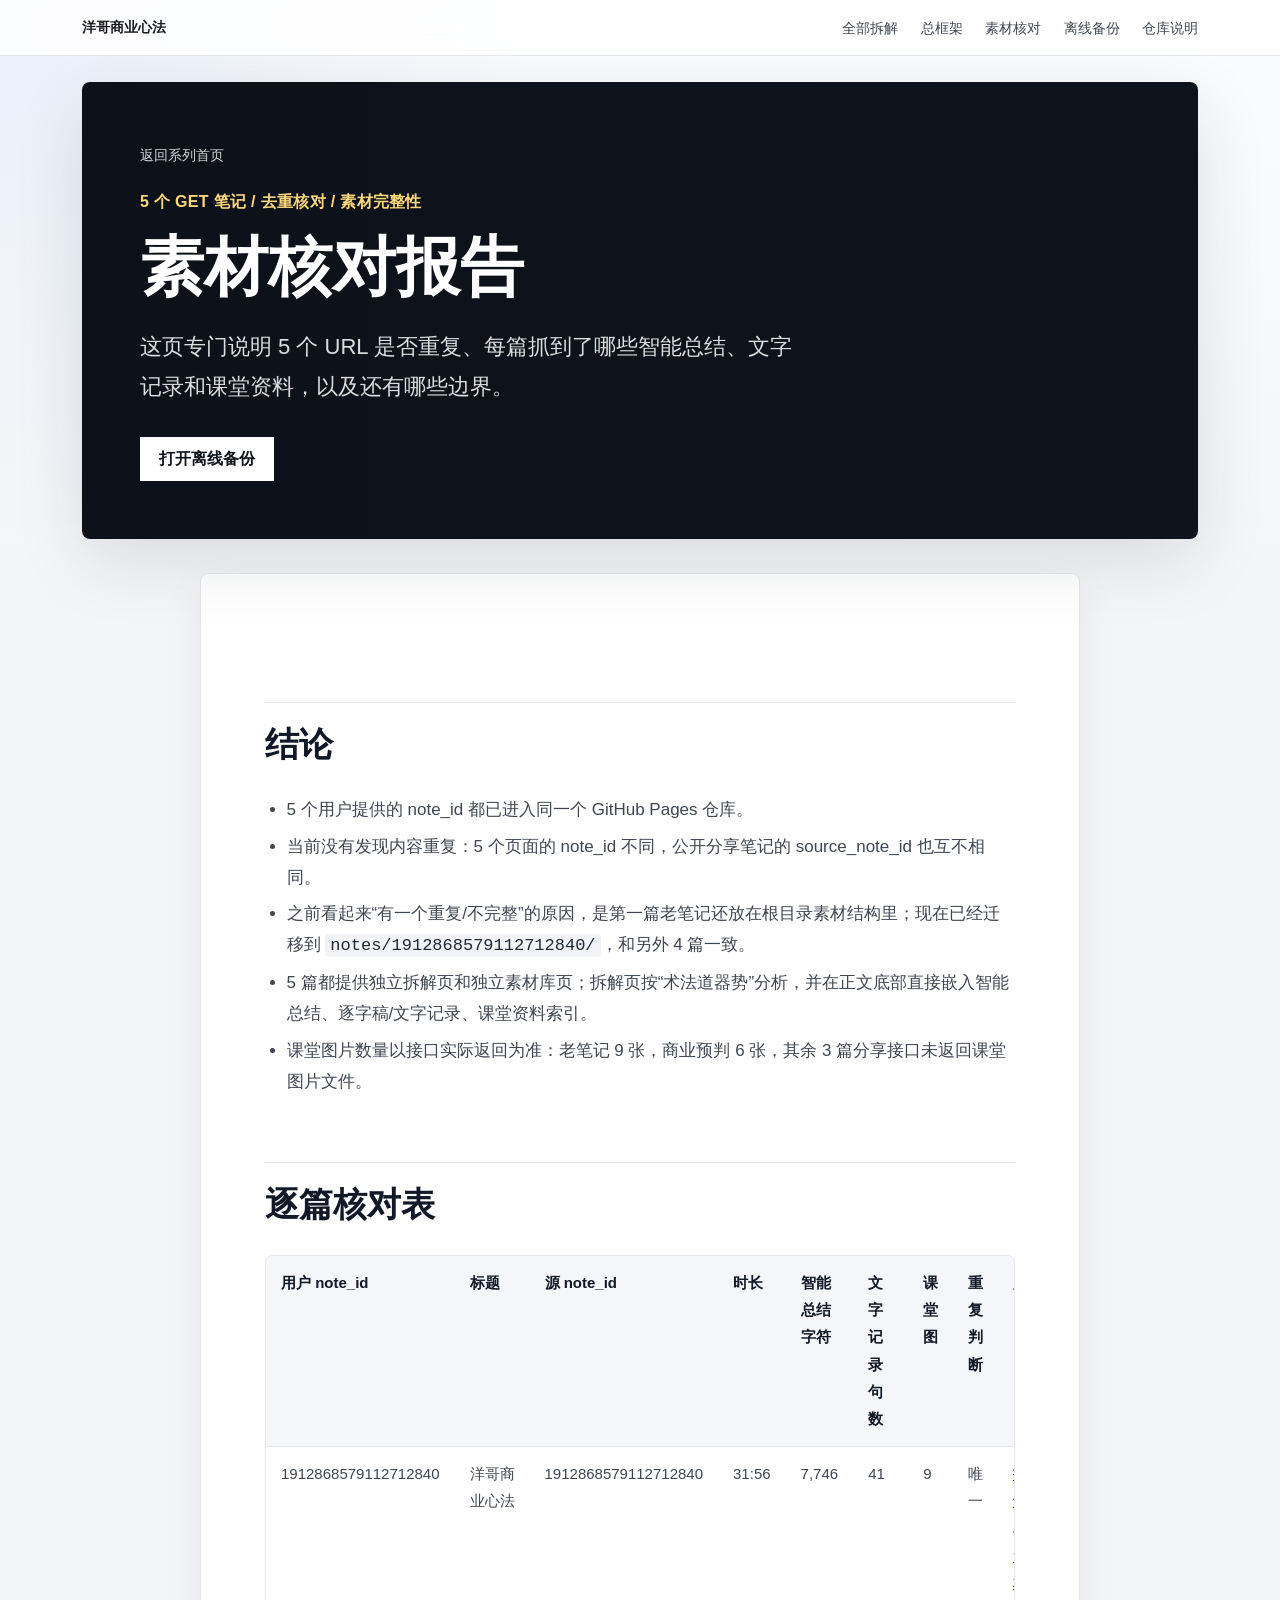
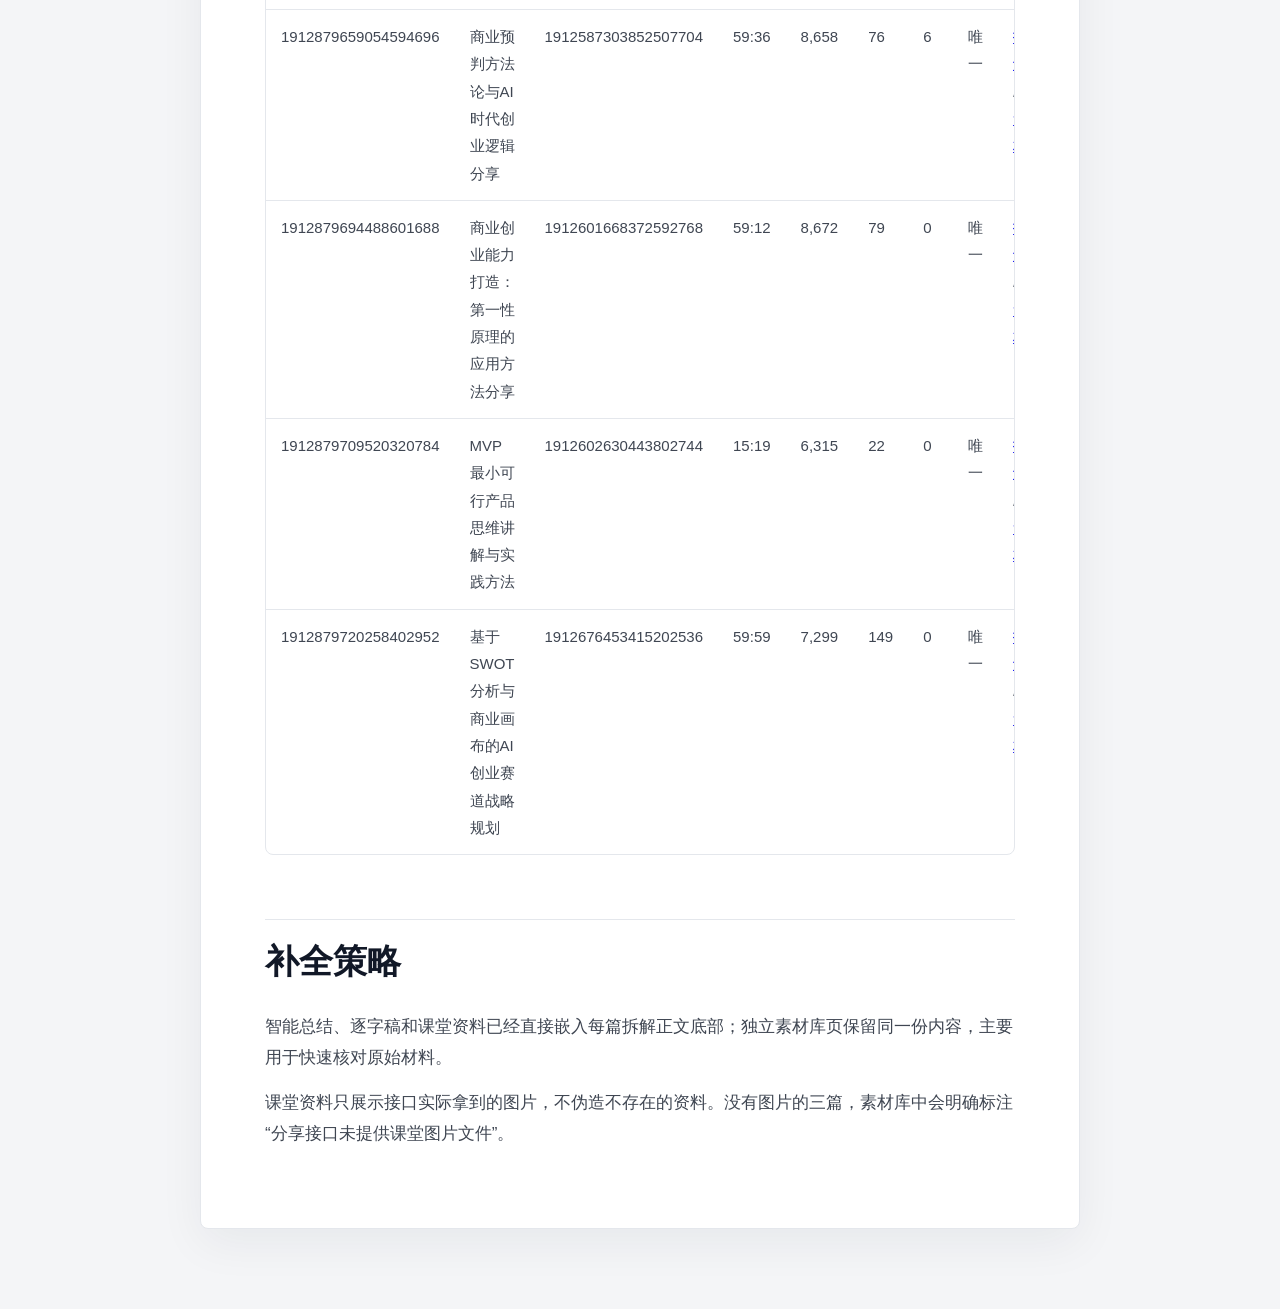
<file: audit.html>
<!doctype html>
<html lang="zh-CN">
<head>
  <meta charset="utf-8">
  <meta name="viewport" content="width=device-width, initial-scale=1">
  <title>素材核对报告 · 洋哥商业心法</title>
  <meta name="description" content="5 个妙记 URL 的去重核对、素材完整性和补全说明。">
  <link rel="stylesheet" href="styles.css">
</head>
<body>
<header class="site-header">
    <nav>
      <a href="index.html" class="brand">洋哥商业心法</a>
      <div>
        <a href="index.html#notes">全部拆解</a>
        <a href="index.html#framework">总框架</a>
        <a href="audit.html">素材核对</a>
        <a href="archive.html">离线备份</a>
        <a href="README.md">仓库说明</a>
      </div>
    </nav>
  </header>
  <main id="top">
    <section class="article-hero">
      <div class="article-hero-copy">
        <a class="back-link" href="index.html">返回系列首页</a>
        <p class="meta">5 个 GET 笔记 / 去重核对 / 素材完整性</p>
        <h1>素材核对报告</h1>
        <p class="lead">这页专门说明 5 个 URL 是否重复、每篇抓到了哪些智能总结、文字记录和课堂资料，以及还有哪些边界。</p>
        <div class="actions">
          <a class="button primary" href="archive.html">打开离线备份</a>
        </div>
      </div>
    </section>

    <article class="content">
      <h2>结论</h2>
      <ul>
        <li>5 个用户提供的 note_id 都已进入同一个 GitHub Pages 仓库。</li>
        <li>当前没有发现内容重复：5 个页面的 note_id 不同，公开分享笔记的 source_note_id 也互不相同。</li>
        <li>之前看起来“有一个重复/不完整”的原因，是第一篇老笔记还放在根目录素材结构里；现在已经迁移到 <code>notes/1912868579112712840/</code>，和另外 4 篇一致。</li>
        <li>5 篇都提供独立拆解页和独立素材库页；拆解页按“术法道器势”分析，并在正文底部直接嵌入智能总结、逐字稿/文字记录、课堂资料索引。</li>
        <li>课堂图片数量以接口实际返回为准：老笔记 9 张，商业预判 6 张，其余 3 篇分享接口未返回课堂图片文件。</li>
      </ul>

      <h2>逐篇核对表</h2>
      <div class="table-wrap">
        <table>
          <thead>
            <tr>
              <th>用户 note_id</th>
              <th>标题</th>
              <th>源 note_id</th>
              <th>时长</th>
              <th>智能总结字符</th>
              <th>文字记录句数</th>
              <th>课堂图</th>
              <th>重复判断</th>
              <th>入口</th>
            </tr>
          </thead>
          <tbody>
<tr>
        <td>1912868579112712840</td>
        <td>洋哥商业心法</td>
        <td>1912868579112712840</td>
        <td>31:56</td>
        <td>7,746</td>
        <td>41</td>
        <td>9</td>
        <td>唯一</td>
        <td><a href="notes/1912868579112712840/">拆解</a> / <a href="notes/1912868579112712840/materials.html">素材</a></td>
      </tr>
<tr>
        <td>1912879659054594696</td>
        <td>商业预判方法论与AI时代创业逻辑分享</td>
        <td>1912587303852507704</td>
        <td>59:36</td>
        <td>8,658</td>
        <td>76</td>
        <td>6</td>
        <td>唯一</td>
        <td><a href="notes/1912879659054594696/">拆解</a> / <a href="notes/1912879659054594696/materials.html">素材</a></td>
      </tr>
<tr>
        <td>1912879694488601688</td>
        <td>商业创业能力打造：第一性原理的应用方法分享</td>
        <td>1912601668372592768</td>
        <td>59:12</td>
        <td>8,672</td>
        <td>79</td>
        <td>0</td>
        <td>唯一</td>
        <td><a href="notes/1912879694488601688/">拆解</a> / <a href="notes/1912879694488601688/materials.html">素材</a></td>
      </tr>
<tr>
        <td>1912879709520320784</td>
        <td>MVP最小可行产品思维讲解与实践方法</td>
        <td>1912602630443802744</td>
        <td>15:19</td>
        <td>6,315</td>
        <td>22</td>
        <td>0</td>
        <td>唯一</td>
        <td><a href="notes/1912879709520320784/">拆解</a> / <a href="notes/1912879709520320784/materials.html">素材</a></td>
      </tr>
<tr>
        <td>1912879720258402952</td>
        <td>基于SWOT分析与商业画布的AI创业赛道战略规划</td>
        <td>1912676453415202536</td>
        <td>59:59</td>
        <td>7,299</td>
        <td>149</td>
        <td>0</td>
        <td>唯一</td>
        <td><a href="notes/1912879720258402952/">拆解</a> / <a href="notes/1912879720258402952/materials.html">素材</a></td>
      </tr>
          </tbody>
        </table>
      </div>

      <h2>补全策略</h2>
      <p>智能总结、逐字稿和课堂资料已经直接嵌入每篇拆解正文底部；独立素材库页保留同一份内容，主要用于快速核对原始材料。</p>
      <p>课堂资料只展示接口实际拿到的图片，不伪造不存在的资料。没有图片的三篇，素材库中会明确标注“分享接口未提供课堂图片文件”。</p>
    </article>
  </main>
</body>
</html>
</file>
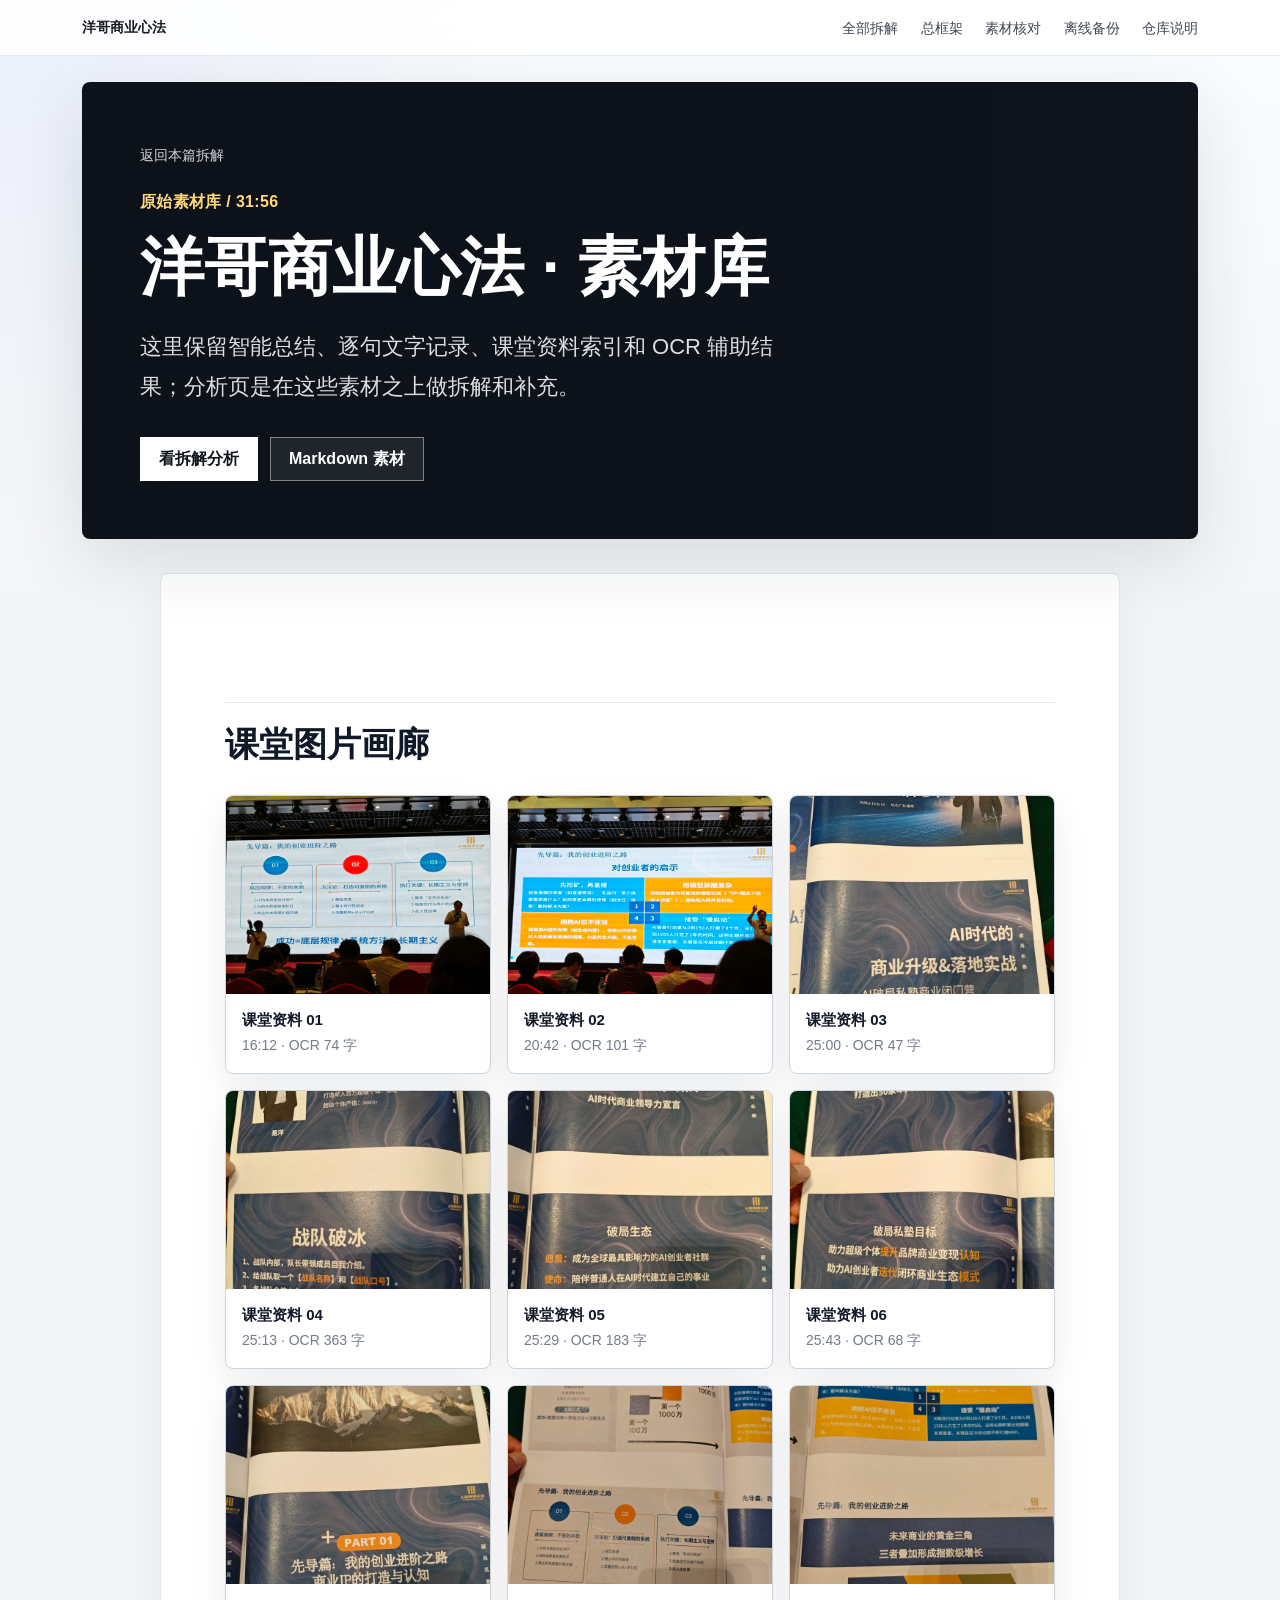
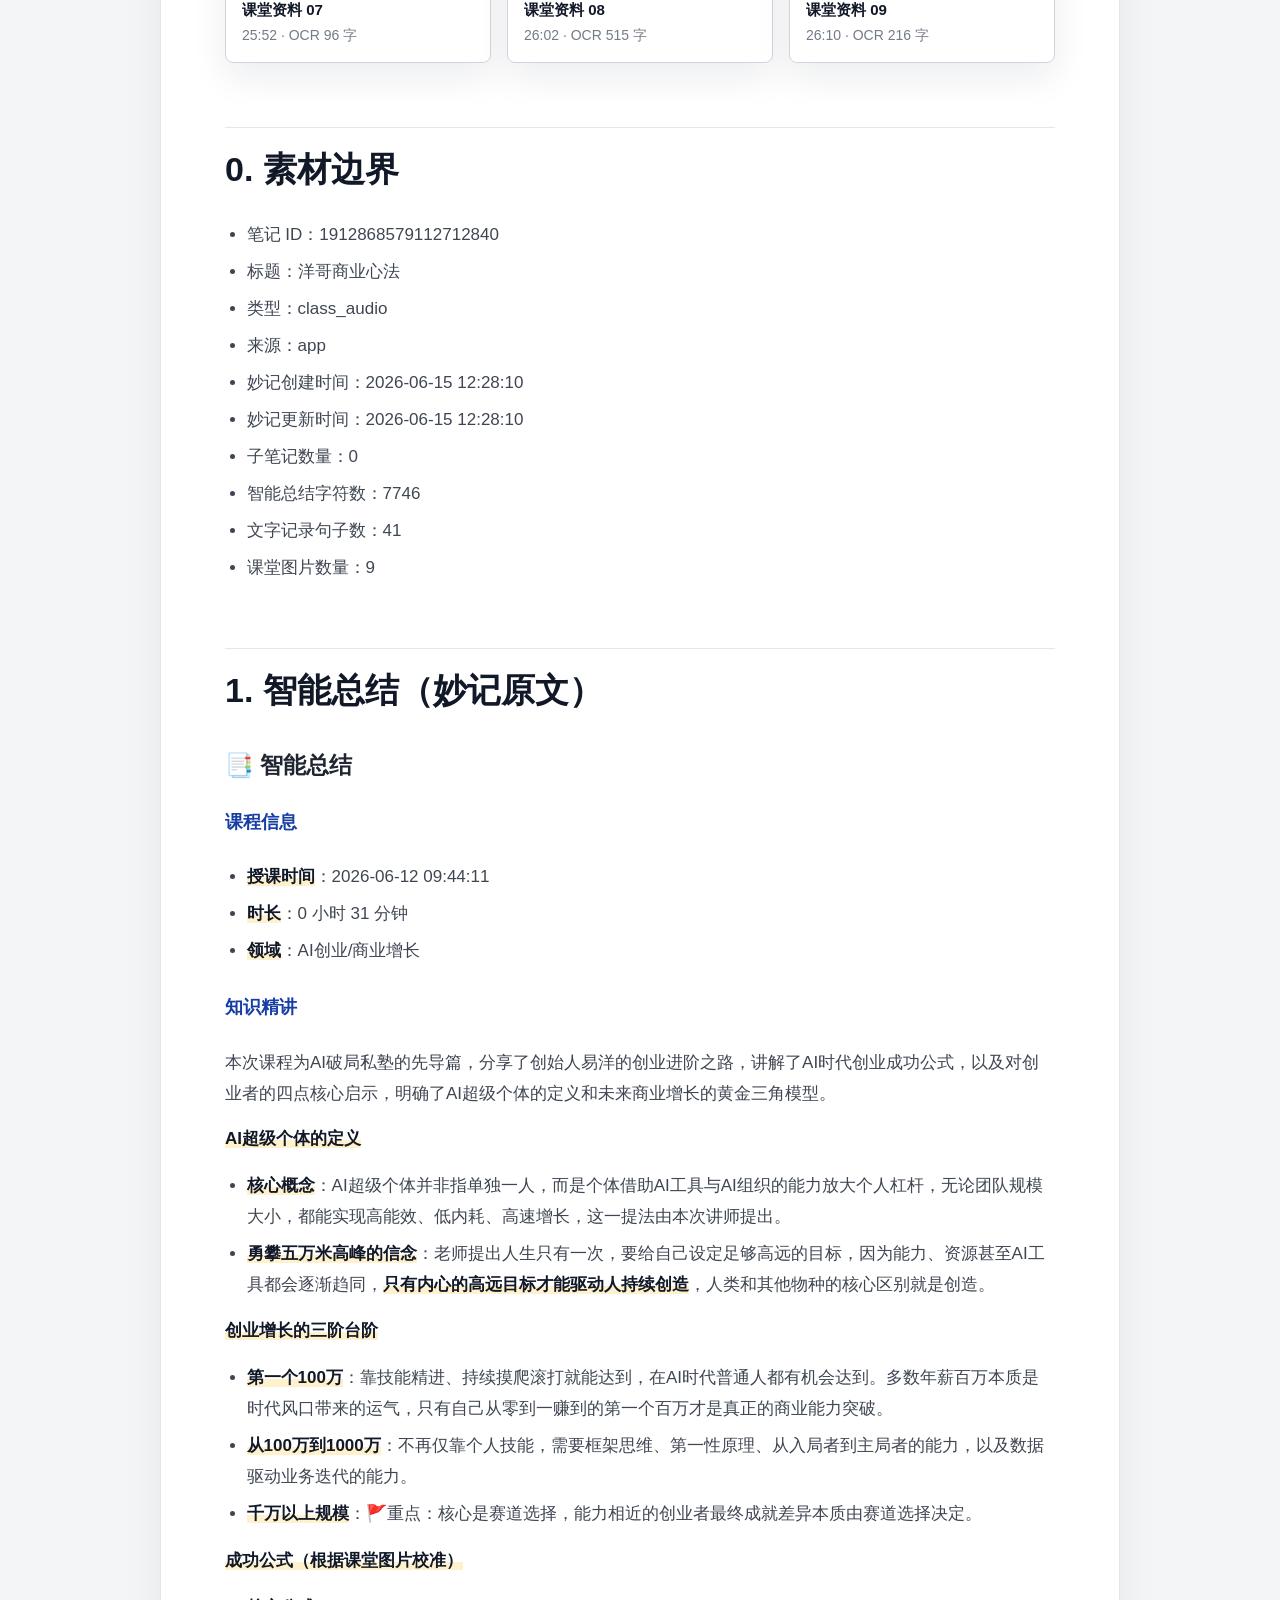
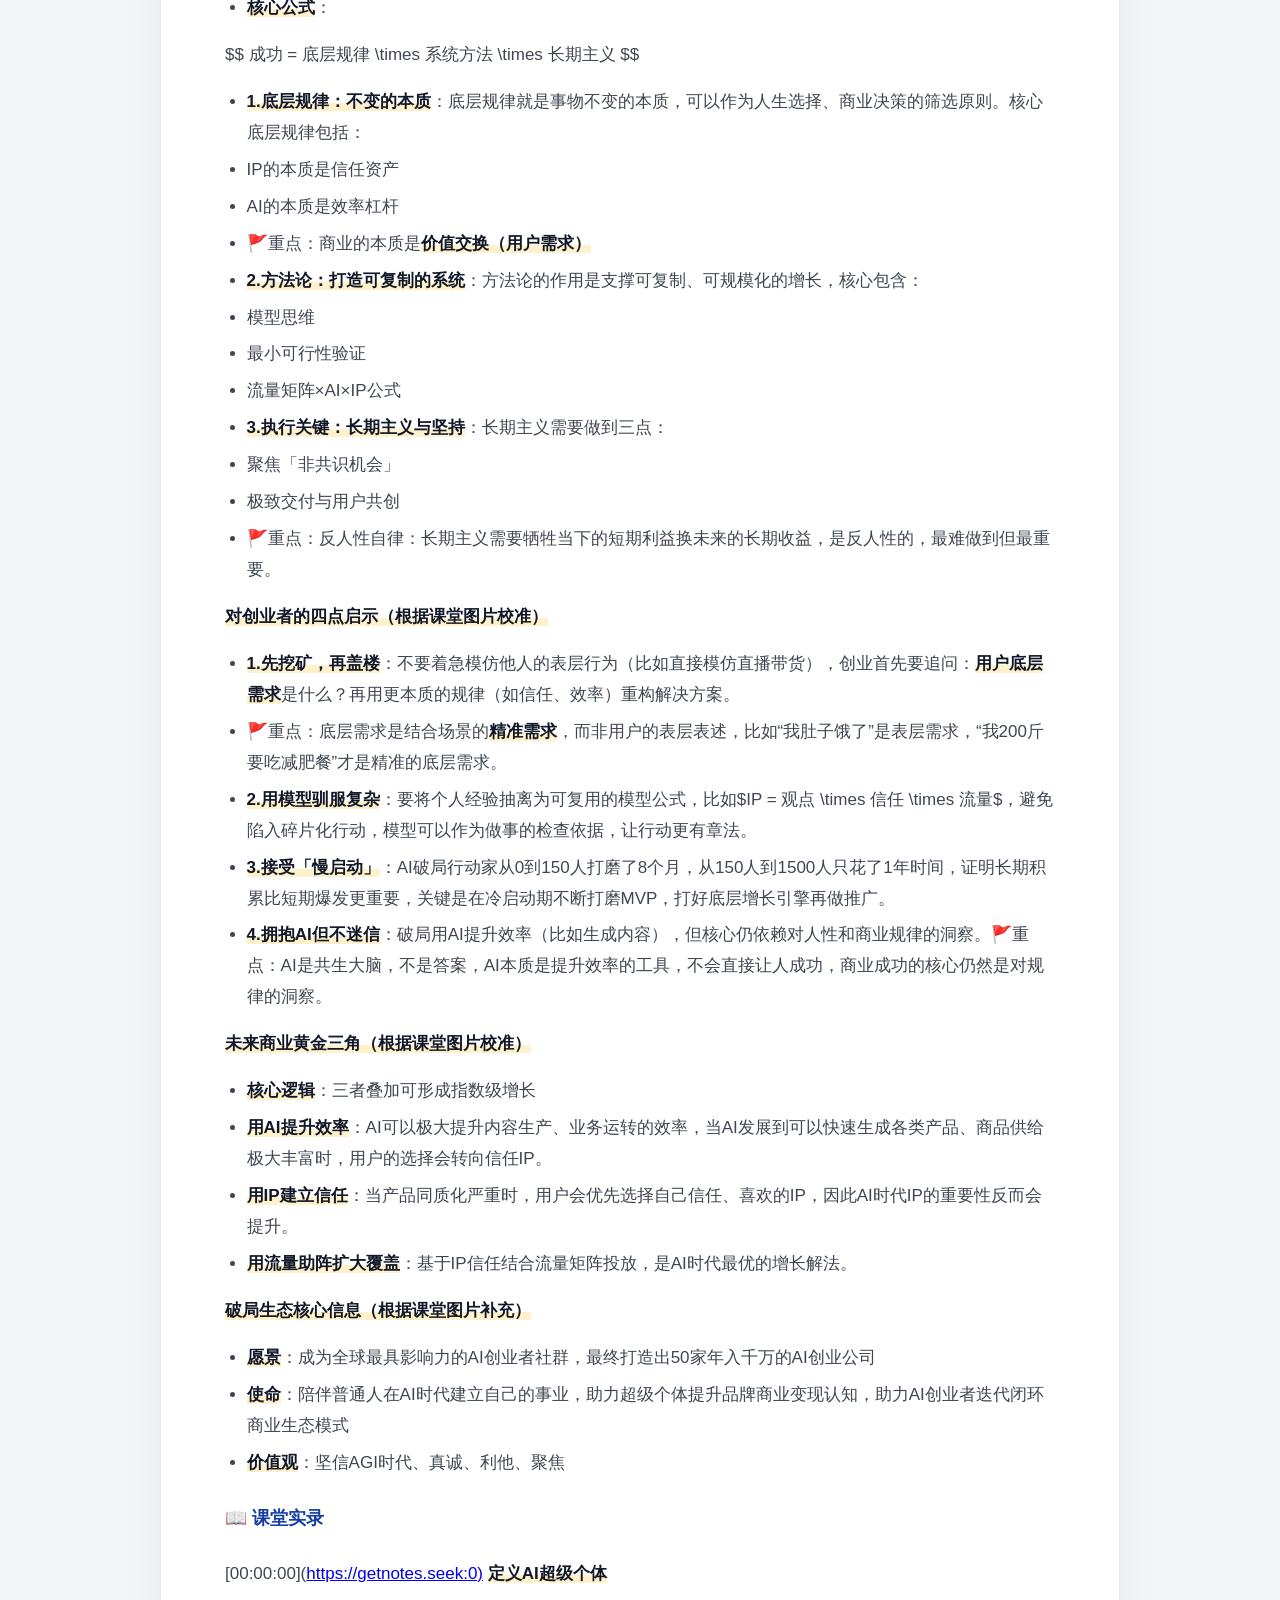
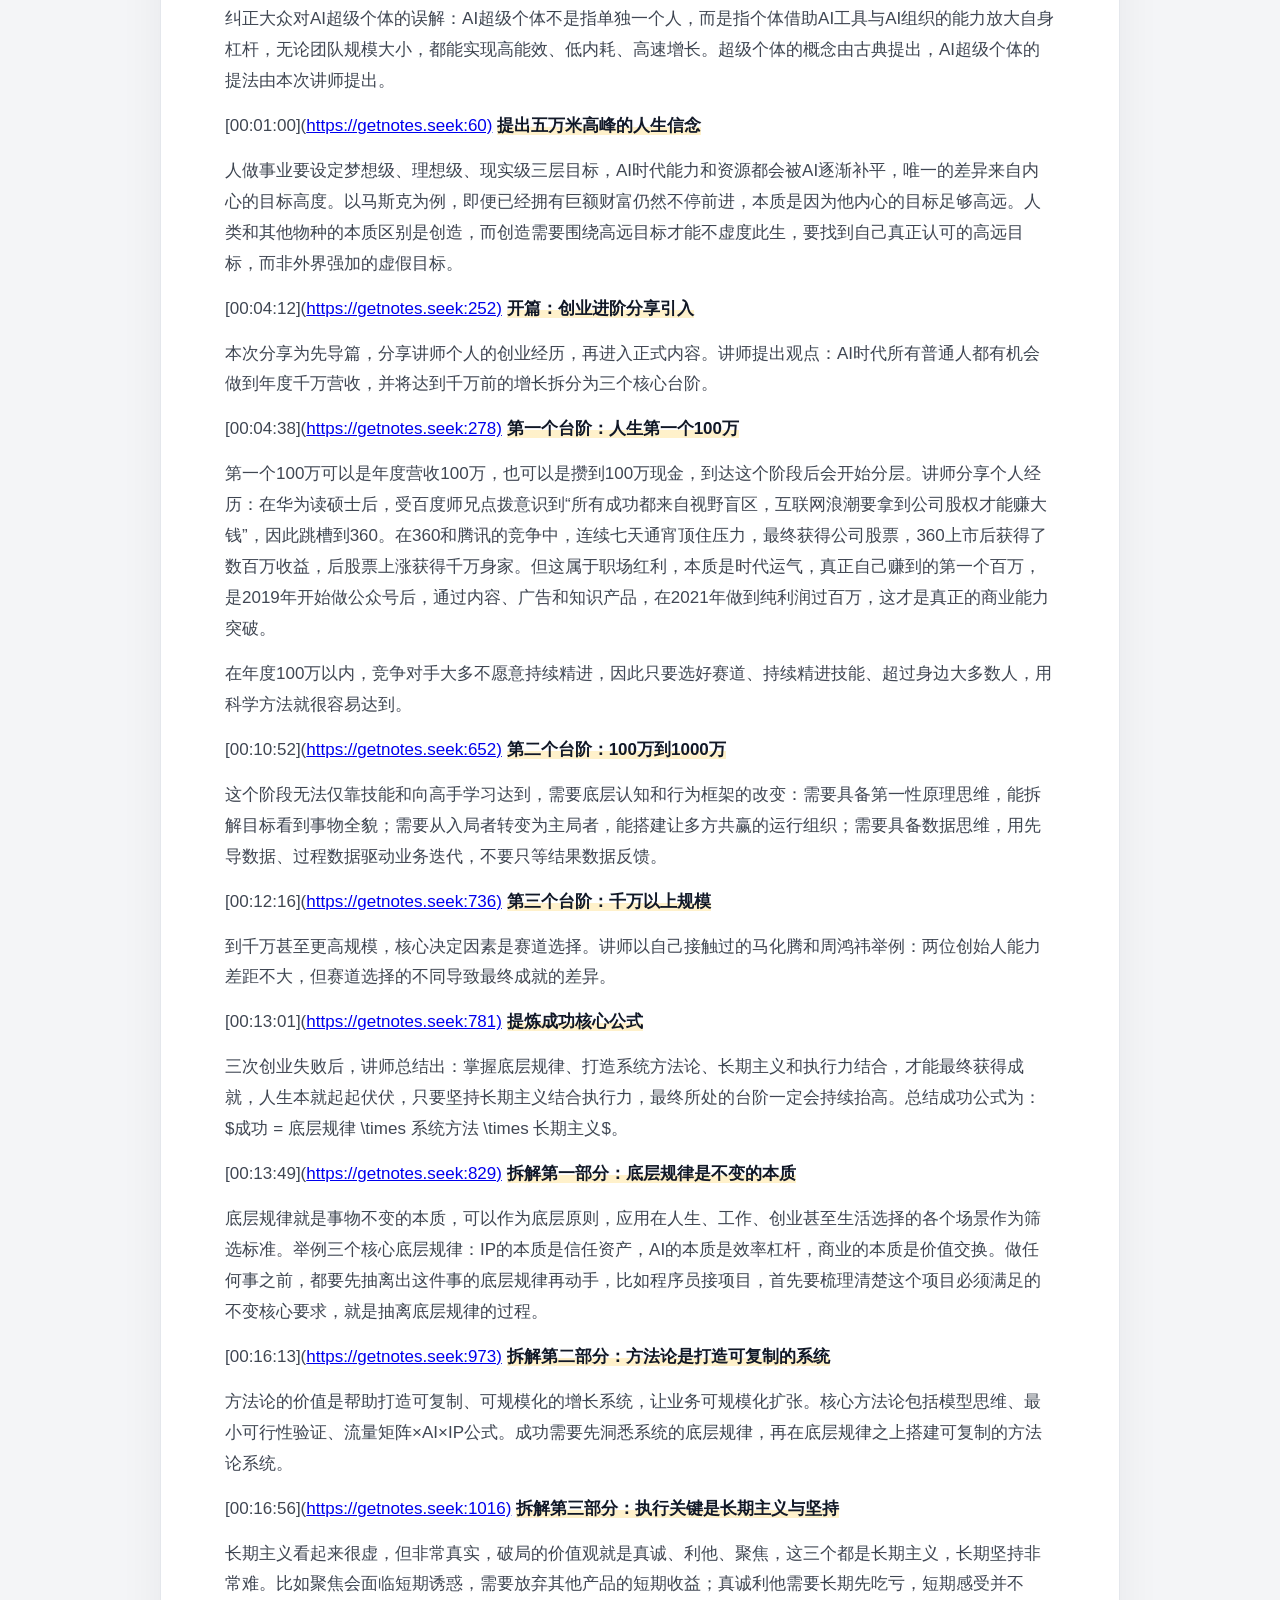
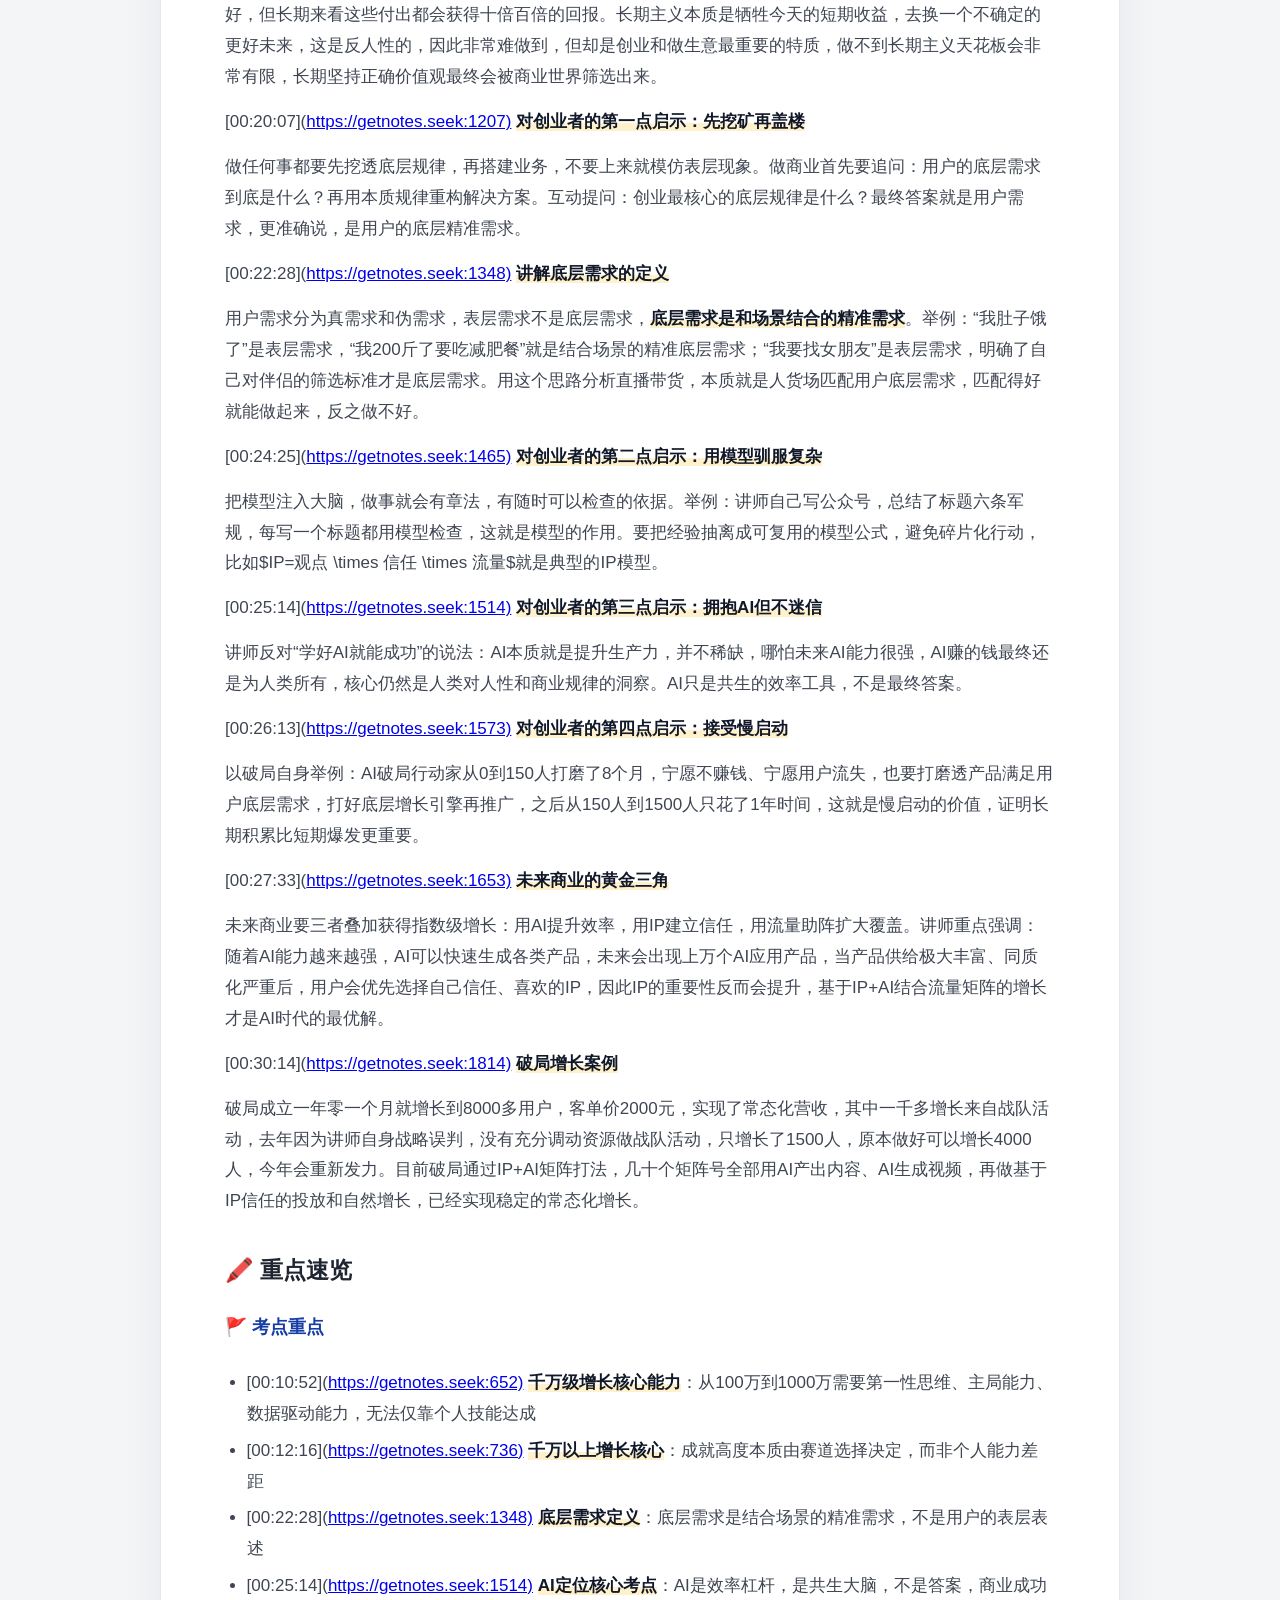
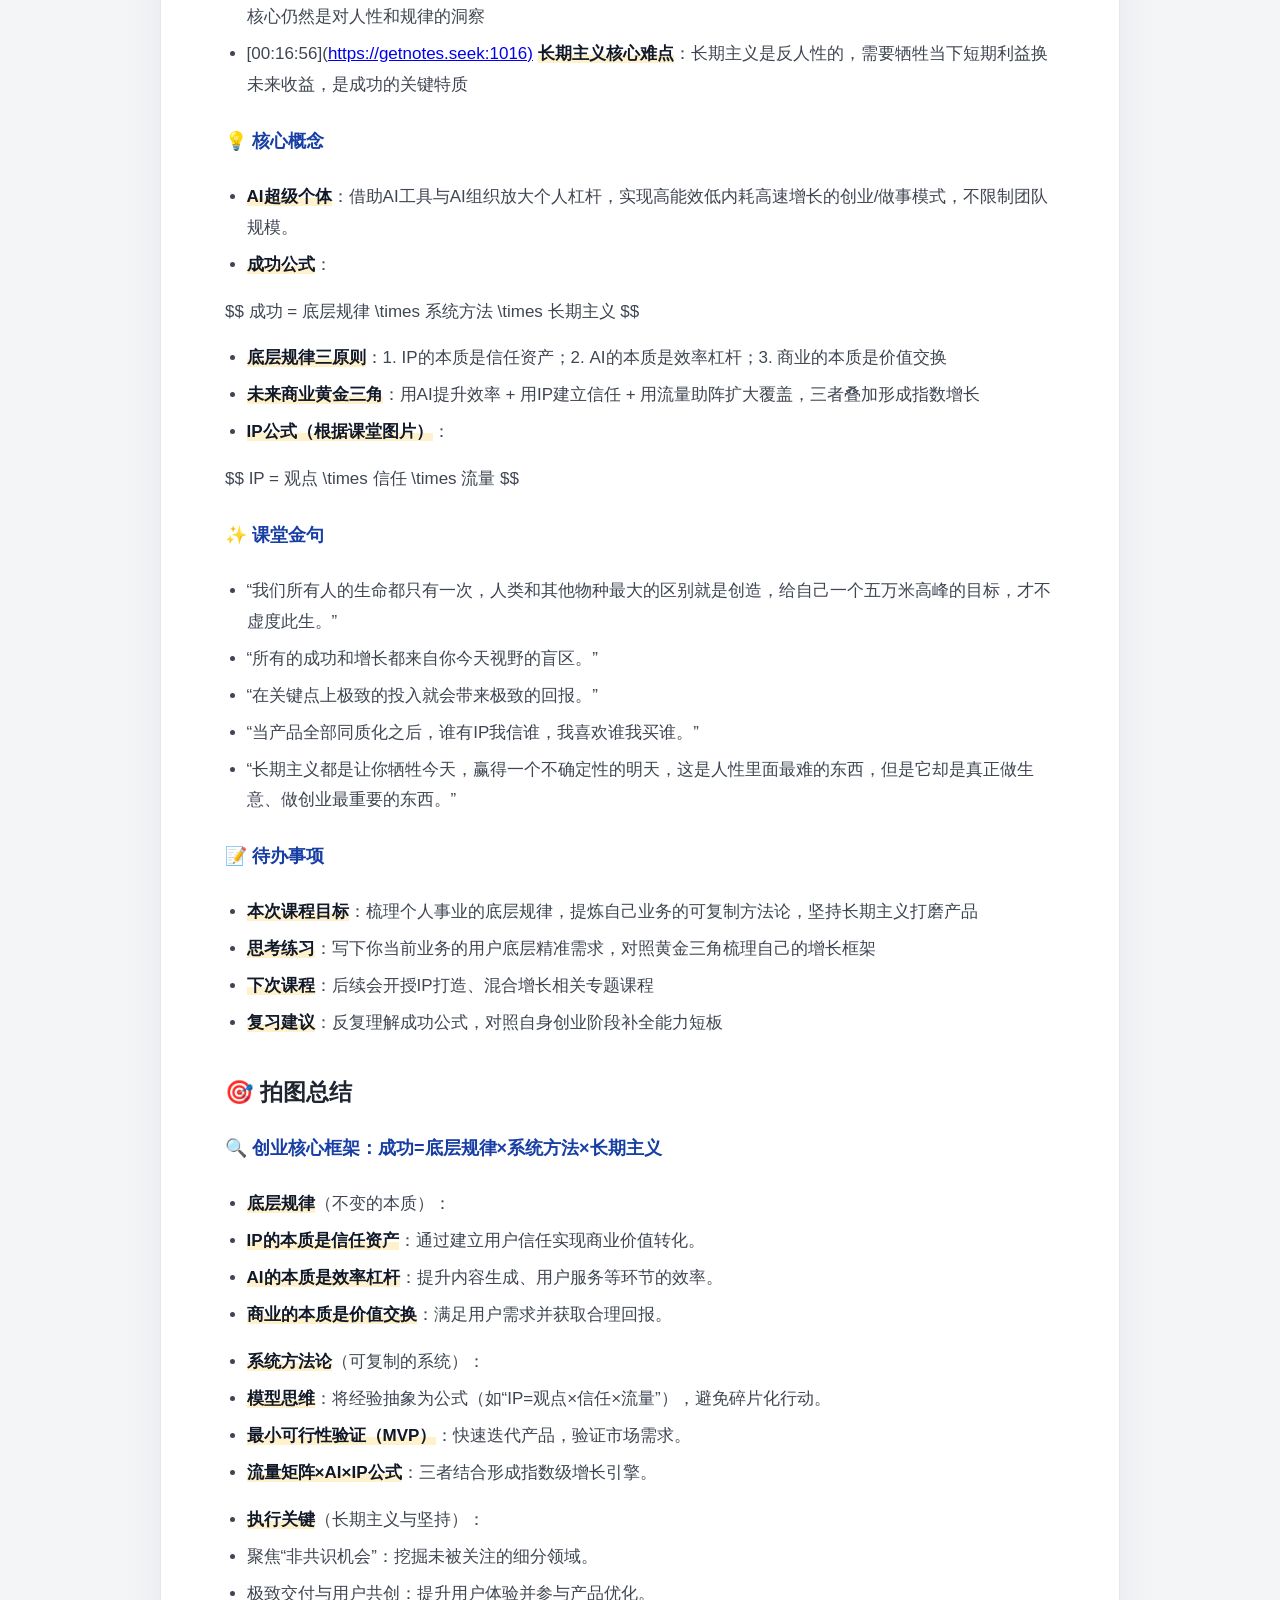
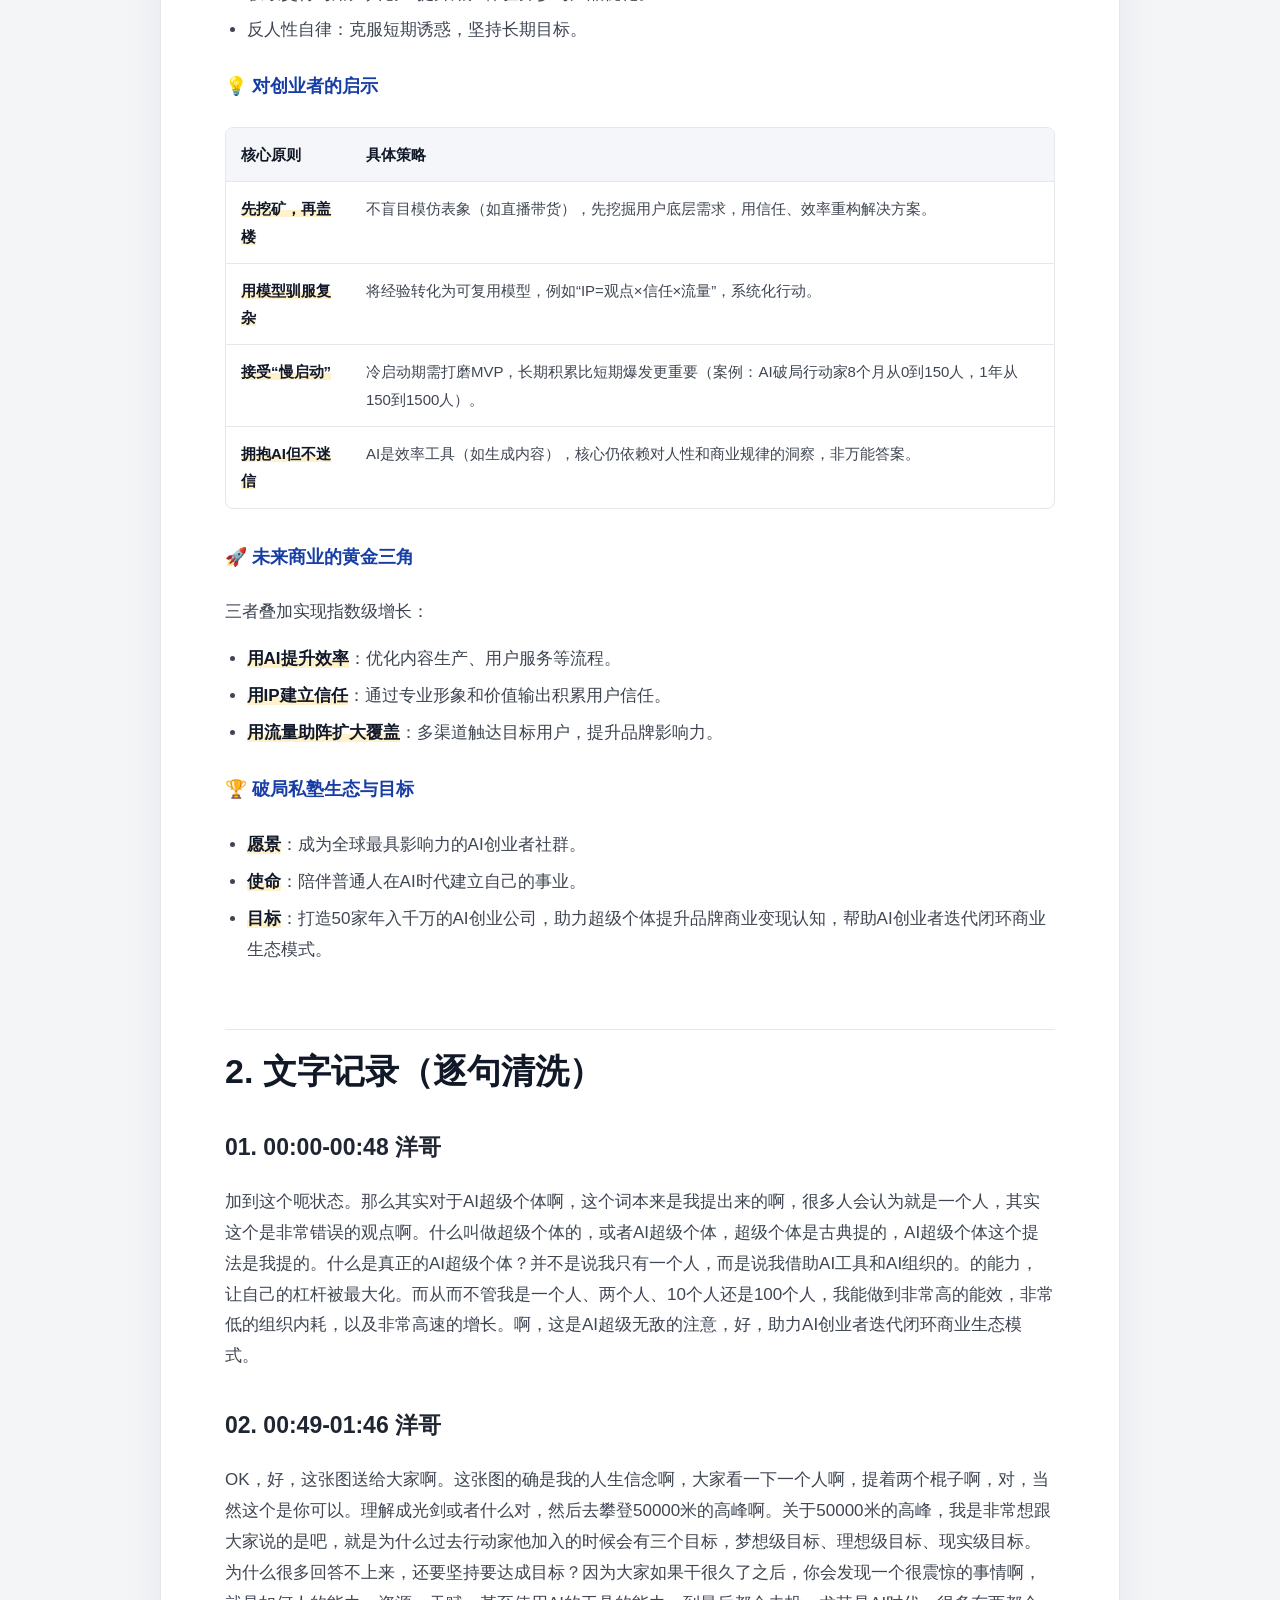
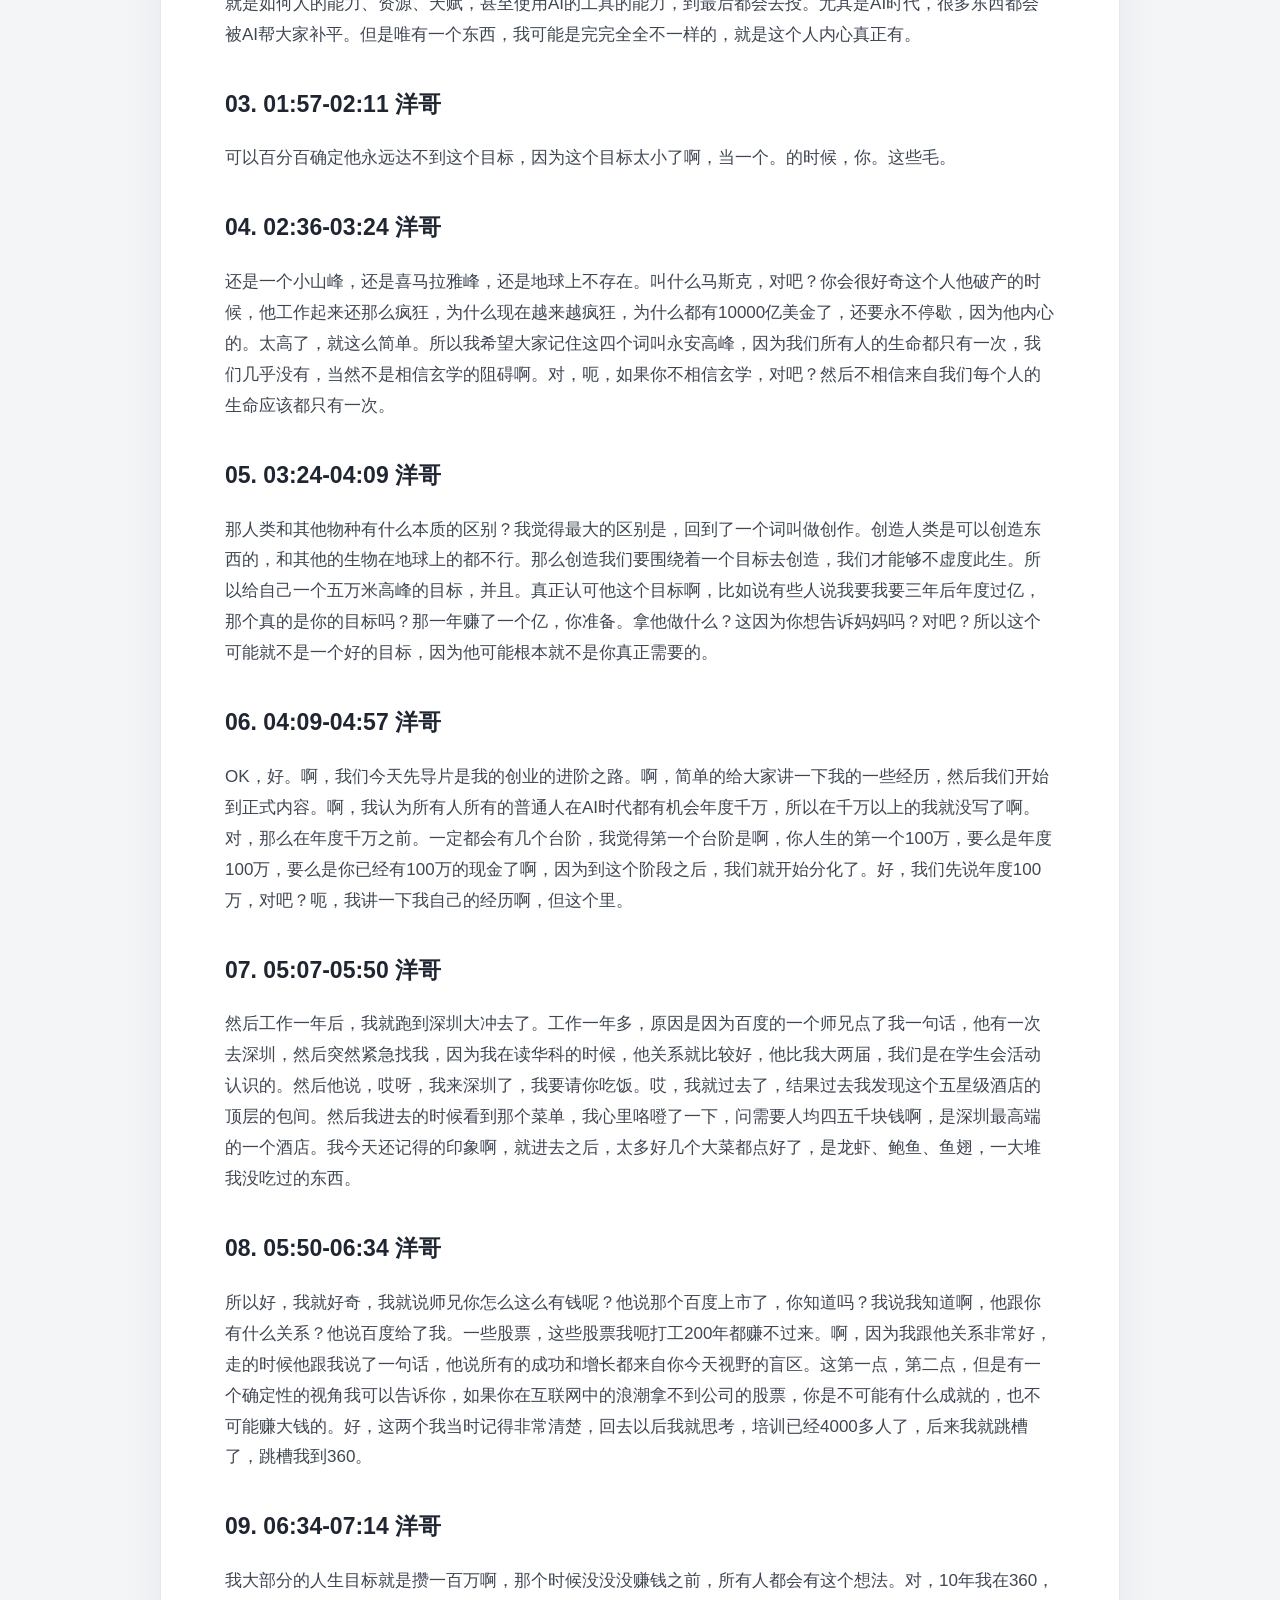
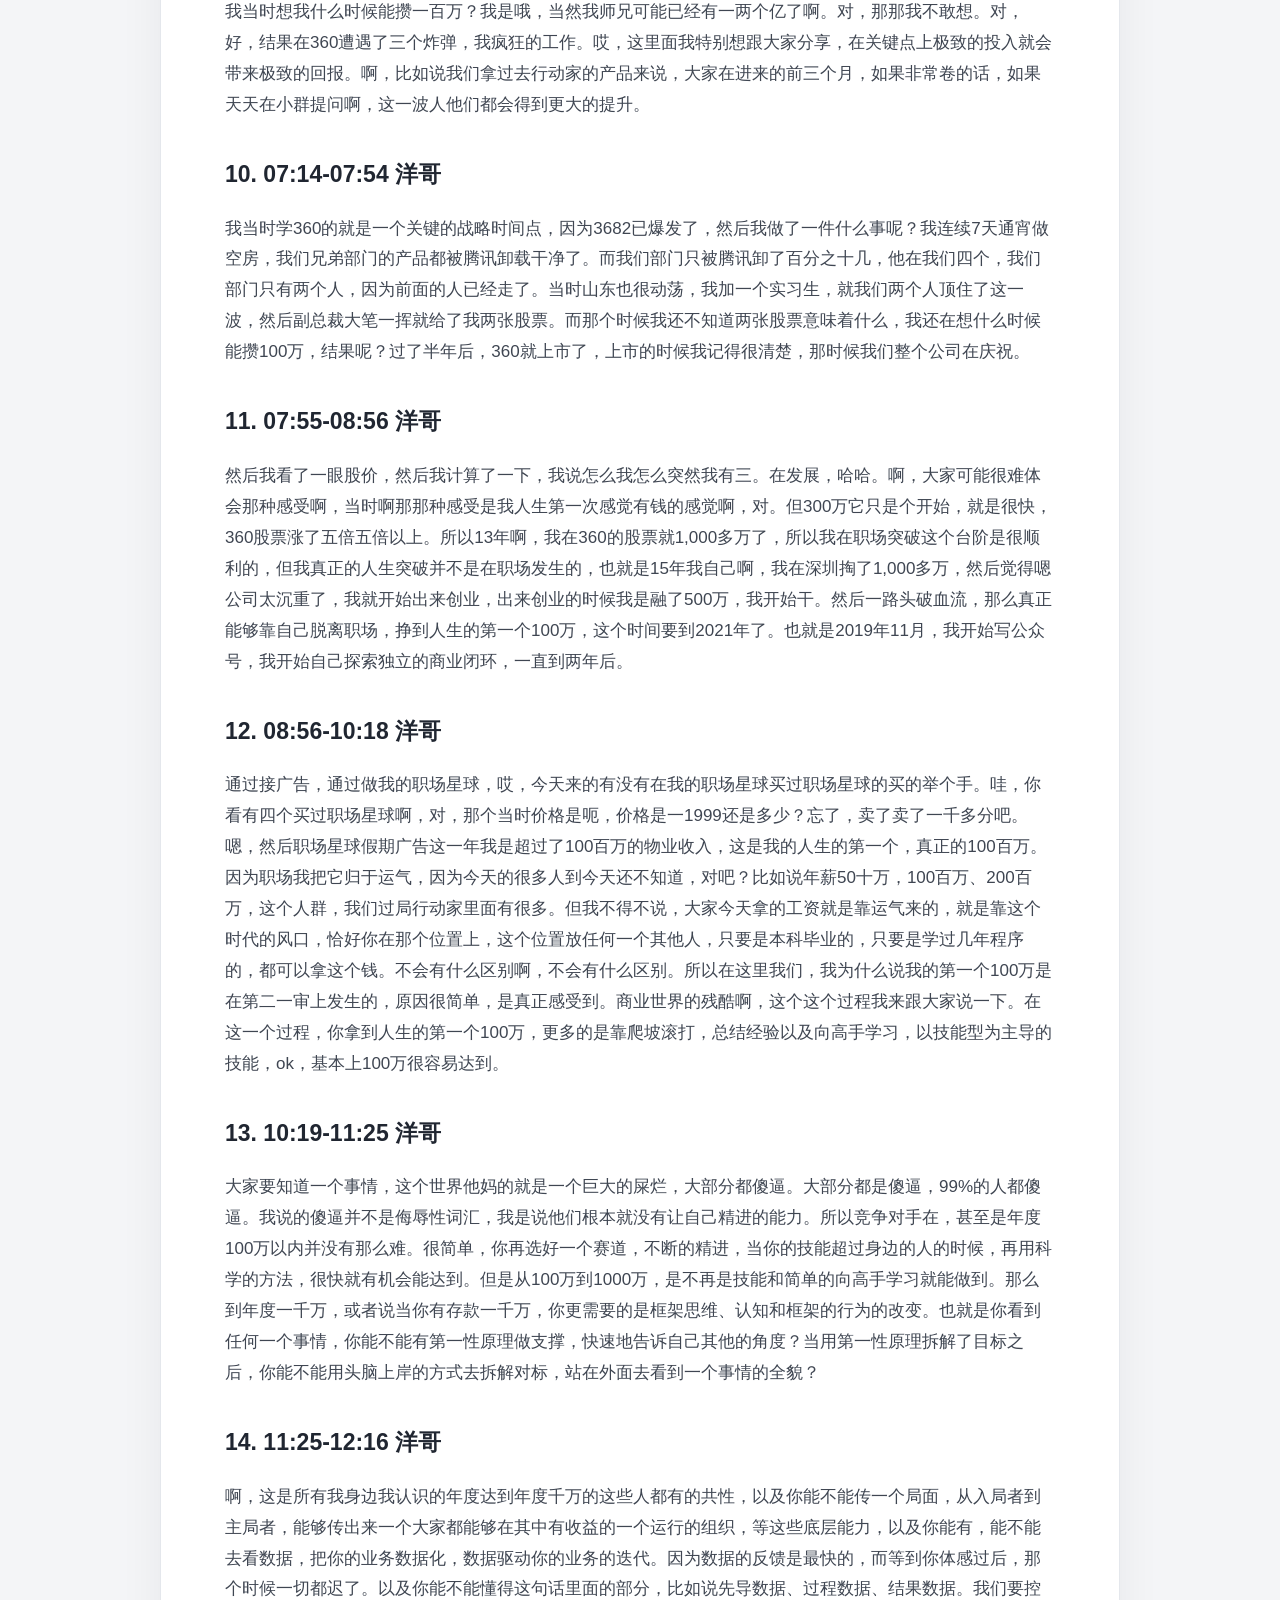
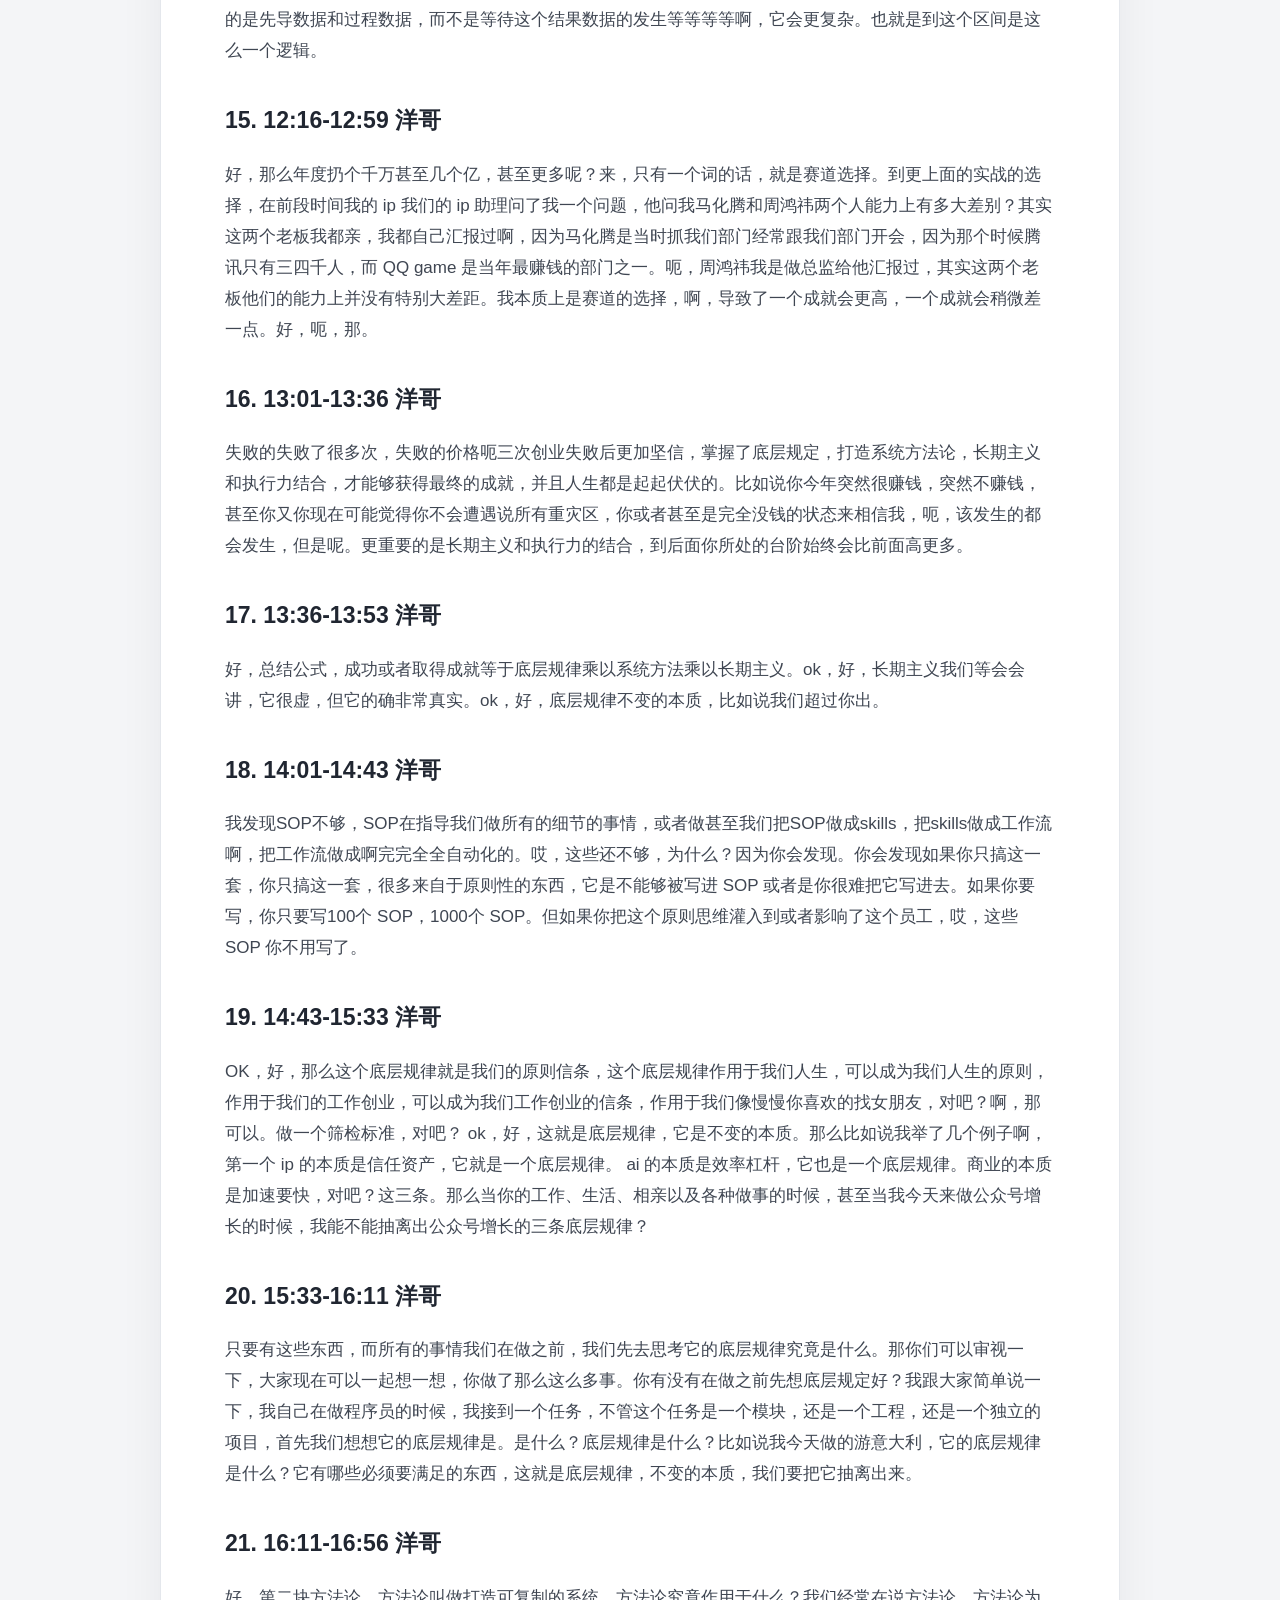
<file: notes/1912868579112712840/materials.html>
<!doctype html>
<html lang="zh-CN">
<head>
  <meta charset="utf-8">
  <meta name="viewport" content="width=device-width, initial-scale=1">
  <title>洋哥商业心法 · 智能总结与逐字稿</title>
  <meta name="description" content="妙记智能总结、文字记录和课堂资料清洗版素材库。">
  <link rel="stylesheet" href="../../styles.css">
</head>
<body>
<header class="site-header">
    <nav>
      <a href="../../index.html" class="brand">洋哥商业心法</a>
      <div>
        <a href="../../index.html#notes">全部拆解</a>
        <a href="../../index.html#framework">总框架</a>
        <a href="../../audit.html">素材核对</a>
        <a href="../../archive.html">离线备份</a>
        <a href="../../README.md">仓库说明</a>
      </div>
    </nav>
  </header>
  <main id="top">
    <section class="article-hero">
      <div class="article-hero-copy">
        <a class="back-link" href="index.html">返回本篇拆解</a>
        <p class="meta">原始素材库 / 31:56</p>
        <h1>洋哥商业心法 · 素材库</h1>
        <p class="lead">这里保留智能总结、逐句文字记录、课堂资料索引和 OCR 辅助结果；分析页是在这些素材之上做拆解和补充。</p>
        <div class="actions">
          <a class="button primary" href="index.html">看拆解分析</a>
          <a class="button ghost" href="sources/normalized-materials.md">Markdown 素材</a>
        </div>
      </div>
    </section>

    <article class="content source-content">
<h2 id="课堂图片画廊">课堂图片画廊</h2>
<div class="material-cluster">
<figure class="inline-material">
  <a href="assets/class-images/01-001_WadRXb-01.jpg" target="_blank" rel="noreferrer">
    <img src="assets/class-images/01-001_WadRXb-01.jpg" alt="课堂资料 01" loading="lazy">
  </a>
  <figcaption><strong>课堂资料 01</strong><span>16:12 · OCR 74 字</span></figcaption>
</figure>
<figure class="inline-material">
  <a href="assets/class-images/02-002_FPxXcR-01.jpg" target="_blank" rel="noreferrer">
    <img src="assets/class-images/02-002_FPxXcR-01.jpg" alt="课堂资料 02" loading="lazy">
  </a>
  <figcaption><strong>课堂资料 02</strong><span>20:42 · OCR 101 字</span></figcaption>
</figure>
<figure class="inline-material">
  <a href="assets/class-images/03-003_aJR6Tk-01.jpg" target="_blank" rel="noreferrer">
    <img src="assets/class-images/03-003_aJR6Tk-01.jpg" alt="课堂资料 03" loading="lazy">
  </a>
  <figcaption><strong>课堂资料 03</strong><span>25:00 · OCR 47 字</span></figcaption>
</figure>
<figure class="inline-material">
  <a href="assets/class-images/04-004_N9x3aV-01.jpg" target="_blank" rel="noreferrer">
    <img src="assets/class-images/04-004_N9x3aV-01.jpg" alt="课堂资料 04" loading="lazy">
  </a>
  <figcaption><strong>课堂资料 04</strong><span>25:13 · OCR 363 字</span></figcaption>
</figure>
<figure class="inline-material">
  <a href="assets/class-images/05-005_ZB1Yt8-01.jpg" target="_blank" rel="noreferrer">
    <img src="assets/class-images/05-005_ZB1Yt8-01.jpg" alt="课堂资料 05" loading="lazy">
  </a>
  <figcaption><strong>课堂资料 05</strong><span>25:29 · OCR 183 字</span></figcaption>
</figure>
<figure class="inline-material">
  <a href="assets/class-images/06-006_hrgnBL-01.jpg" target="_blank" rel="noreferrer">
    <img src="assets/class-images/06-006_hrgnBL-01.jpg" alt="课堂资料 06" loading="lazy">
  </a>
  <figcaption><strong>课堂资料 06</strong><span>25:43 · OCR 68 字</span></figcaption>
</figure>
<figure class="inline-material">
  <a href="assets/class-images/07-007_IG4eG7-01.jpg" target="_blank" rel="noreferrer">
    <img src="assets/class-images/07-007_IG4eG7-01.jpg" alt="课堂资料 07" loading="lazy">
  </a>
  <figcaption><strong>课堂资料 07</strong><span>25:52 · OCR 96 字</span></figcaption>
</figure>
<figure class="inline-material">
  <a href="assets/class-images/08-008_2irXy8-01.jpg" target="_blank" rel="noreferrer">
    <img src="assets/class-images/08-008_2irXy8-01.jpg" alt="课堂资料 08" loading="lazy">
  </a>
  <figcaption><strong>课堂资料 08</strong><span>26:02 · OCR 515 字</span></figcaption>
</figure>
<figure class="inline-material">
  <a href="assets/class-images/09-009_4YSOi6-01.jpg" target="_blank" rel="noreferrer">
    <img src="assets/class-images/09-009_4YSOi6-01.jpg" alt="课堂资料 09" loading="lazy">
  </a>
  <figcaption><strong>课堂资料 09</strong><span>26:10 · OCR 216 字</span></figcaption>
</figure>
</div>
<h2 id="0-素材边界">0. 素材边界</h2>
<ul>
<li>笔记 ID：1912868579112712840</li>
<li>标题：洋哥商业心法</li>
<li>类型：class_audio</li>
<li>来源：app</li>
<li>妙记创建时间：2026-06-15 12:28:10</li>
<li>妙记更新时间：2026-06-15 12:28:10</li>
<li>子笔记数量：0</li>
<li>智能总结字符数：7746</li>
<li>文字记录句子数：41</li>
<li>课堂图片数量：9</li>
</ul>
<h2 id="1-智能总结-妙记原文">1. 智能总结（妙记原文）</h2>
<h3 id="智能总结">📑 智能总结</h3>
<h4 id="课程信息">课程信息</h4>
<ul>
<li><strong>授课时间</strong>：2026-06-12 09:44:11</li>
<li><strong>时长</strong>：0 小时 31 分钟</li>
<li><strong>领域</strong>：AI创业/商业增长</li>
</ul>
<h4 id="知识精讲">知识精讲</h4>
<p>本次课程为AI破局私塾的先导篇，分享了创始人易洋的创业进阶之路，讲解了AI时代创业成功公式，以及对创业者的四点核心启示，明确了AI超级个体的定义和未来商业增长的黄金三角模型。</p>
<p><strong>AI超级个体的定义</strong></p>
<ul>
<li><strong>核心概念</strong>：AI超级个体并非指单独一人，而是个体借助AI工具与AI组织的能力放大个人杠杆，无论团队规模大小，都能实现高能效、低内耗、高速增长，这一提法由本次讲师提出。</li>
<li><strong>勇攀五万米高峰的信念</strong>：老师提出人生只有一次，要给自己设定足够高远的目标，因为能力、资源甚至AI工具都会逐渐趋同，<strong>只有内心的高远目标才能驱动人持续创造</strong>，人类和其他物种的核心区别就是创造。</li>
</ul>
<p><strong>创业增长的三阶台阶</strong></p>
<ul>
<li><strong>第一个100万</strong>：靠技能精进、持续摸爬滚打就能达到，在AI时代普通人都有机会达到。多数年薪百万本质是时代风口带来的运气，只有自己从零到一赚到的第一个百万才是真正的商业能力突破。</li>
<li><strong>从100万到1000万</strong>：不再仅靠个人技能，需要框架思维、第一性原理、从入局者到主局者的能力，以及数据驱动业务迭代的能力。</li>
<li><strong>千万以上规模</strong>：🚩重点：核心是赛道选择，能力相近的创业者最终成就差异本质由赛道选择决定。</li>
</ul>
<p><strong>成功公式（根据课堂图片校准）</strong></p>
<ul>
<li><strong>核心公式</strong>：</li>
</ul>
<p>$$ 成功 = 底层规律 \times 系统方法 \times 长期主义 $$</p>
<ul>
<li><strong>1.底层规律：不变的本质</strong>：底层规律就是事物不变的本质，可以作为人生选择、商业决策的筛选原则。核心底层规律包括：</li>
<li>IP的本质是信任资产</li>
<li>AI的本质是效率杠杆</li>
<li>🚩重点：商业的本质是<strong>价值交换（用户需求）</strong></li>
<li><strong>2.方法论：打造可复制的系统</strong>：方法论的作用是支撑可复制、可规模化的增长，核心包含：</li>
<li>模型思维</li>
<li>最小可行性验证</li>
<li>流量矩阵×AI×IP公式</li>
<li><strong>3.执行关键：长期主义与坚持</strong>：长期主义需要做到三点：</li>
<li>聚焦「非共识机会」</li>
<li>极致交付与用户共创</li>
<li>🚩重点：反人性自律：长期主义需要牺牲当下的短期利益换未来的长期收益，是反人性的，最难做到但最重要。</li>
</ul>
<p><strong>对创业者的四点启示（根据课堂图片校准）</strong></p>
<ul>
<li><strong>1.先挖矿，再盖楼</strong>：不要着急模仿他人的表层行为（比如直接模仿直播带货），创业首先要追问：<strong>用户底层需求</strong>是什么？再用更本质的规律（如信任、效率）重构解决方案。</li>
<li>🚩重点：底层需求是结合场景的<strong>精准需求</strong>，而非用户的表层表述，比如“我肚子饿了”是表层需求，“我200斤要吃减肥餐”才是精准的底层需求。</li>
<li><strong>2.用模型驯服复杂</strong>：要将个人经验抽离为可复用的模型公式，比如$IP = 观点 \times 信任 \times 流量$，避免陷入碎片化行动，模型可以作为做事的检查依据，让行动更有章法。</li>
<li><strong>3.接受「慢启动」</strong>：AI破局行动家从0到150人打磨了8个月，从150人到1500人只花了1年时间，证明长期积累比短期爆发更重要，关键是在冷启动期不断打磨MVP，打好底层增长引擎再做推广。</li>
<li><strong>4.拥抱AI但不迷信</strong>：破局用AI提升效率（比如生成内容），但核心仍依赖对人性和商业规律的洞察。🚩重点：AI是共生大脑，不是答案，AI本质是提升效率的工具，不会直接让人成功，商业成功的核心仍然是对规律的洞察。</li>
</ul>
<p><strong>未来商业黄金三角（根据课堂图片校准）</strong></p>
<ul>
<li><strong>核心逻辑</strong>：三者叠加可形成指数级增长</li>
<li><strong>用AI提升效率</strong>：AI可以极大提升内容生产、业务运转的效率，当AI发展到可以快速生成各类产品、商品供给极大丰富时，用户的选择会转向信任IP。</li>
<li><strong>用IP建立信任</strong>：当产品同质化严重时，用户会优先选择自己信任、喜欢的IP，因此AI时代IP的重要性反而会提升。</li>
<li><strong>用流量助阵扩大覆盖</strong>：基于IP信任结合流量矩阵投放，是AI时代最优的增长解法。</li>
</ul>
<p><strong>破局生态核心信息（根据课堂图片补充）</strong></p>
<ul>
<li><strong>愿景</strong>：成为全球最具影响力的AI创业者社群，最终打造出50家年入千万的AI创业公司</li>
<li><strong>使命</strong>：陪伴普通人在AI时代建立自己的事业，助力超级个体提升品牌商业变现认知，助力AI创业者迭代闭环商业生态模式</li>
<li><strong>价值观</strong>：坚信AGI时代、真诚、利他、聚焦</li>
</ul>
<h4 id="课堂实录">📖 课堂实录</h4>
<p>[00:00:00](<a href="https://getnotes.seek:0)" target="_blank" rel="noreferrer">https://getnotes.seek:0)</a> <strong>定义AI超级个体</strong></p>
<p>纠正大众对AI超级个体的误解：AI超级个体不是指单独一个人，而是指个体借助AI工具与AI组织的能力放大自身杠杆，无论团队规模大小，都能实现高能效、低内耗、高速增长。超级个体的概念由古典提出，AI超级个体的提法由本次讲师提出。</p>
<p>[00:01:00](<a href="https://getnotes.seek:60)" target="_blank" rel="noreferrer">https://getnotes.seek:60)</a> <strong>提出五万米高峰的人生信念</strong></p>
<p>人做事业要设定梦想级、理想级、现实级三层目标，AI时代能力和资源都会被AI逐渐补平，唯一的差异来自内心的目标高度。以马斯克为例，即便已经拥有巨额财富仍然不停前进，本质是因为他内心的目标足够高远。人类和其他物种的本质区别是创造，而创造需要围绕高远目标才能不虚度此生，要找到自己真正认可的高远目标，而非外界强加的虚假目标。</p>
<p>[00:04:12](<a href="https://getnotes.seek:252)" target="_blank" rel="noreferrer">https://getnotes.seek:252)</a> <strong>开篇：创业进阶分享引入</strong></p>
<p>本次分享为先导篇，分享讲师个人的创业经历，再进入正式内容。讲师提出观点：AI时代所有普通人都有机会做到年度千万营收，并将达到千万前的增长拆分为三个核心台阶。</p>
<p>[00:04:38](<a href="https://getnotes.seek:278)" target="_blank" rel="noreferrer">https://getnotes.seek:278)</a> <strong>第一个台阶：人生第一个100万</strong></p>
<p>第一个100万可以是年度营收100万，也可以是攒到100万现金，到达这个阶段后会开始分层。讲师分享个人经历：在华为读硕士后，受百度师兄点拨意识到“所有成功都来自视野盲区，互联网浪潮要拿到公司股权才能赚大钱”，因此跳槽到360。在360和腾讯的竞争中，连续七天通宵顶住压力，最终获得公司股票，360上市后获得了数百万收益，后股票上涨获得千万身家。但这属于职场红利，本质是时代运气，真正自己赚到的第一个百万，是2019年开始做公众号后，通过内容、广告和知识产品，在2021年做到纯利润过百万，这才是真正的商业能力突破。</p>
<p>在年度100万以内，竞争对手大多不愿意持续精进，因此只要选好赛道、持续精进技能、超过身边大多数人，用科学方法就很容易达到。</p>
<p>[00:10:52](<a href="https://getnotes.seek:652)" target="_blank" rel="noreferrer">https://getnotes.seek:652)</a> <strong>第二个台阶：100万到1000万</strong></p>
<p>这个阶段无法仅靠技能和向高手学习达到，需要底层认知和行为框架的改变：需要具备第一性原理思维，能拆解目标看到事物全貌；需要从入局者转变为主局者，能搭建让多方共赢的运行组织；需要具备数据思维，用先导数据、过程数据驱动业务迭代，不要只等结果数据反馈。</p>
<p>[00:12:16](<a href="https://getnotes.seek:736)" target="_blank" rel="noreferrer">https://getnotes.seek:736)</a> <strong>第三个台阶：千万以上规模</strong></p>
<p>到千万甚至更高规模，核心决定因素是赛道选择。讲师以自己接触过的马化腾和周鸿祎举例：两位创始人能力差距不大，但赛道选择的不同导致最终成就的差异。</p>
<p>[00:13:01](<a href="https://getnotes.seek:781)" target="_blank" rel="noreferrer">https://getnotes.seek:781)</a> <strong>提炼成功核心公式</strong></p>
<p>三次创业失败后，讲师总结出：掌握底层规律、打造系统方法论、长期主义和执行力结合，才能最终获得成就，人生本就起起伏伏，只要坚持长期主义结合执行力，最终所处的台阶一定会持续抬高。总结成功公式为：$成功 = 底层规律 \times 系统方法 \times 长期主义$。</p>
<p>[00:13:49](<a href="https://getnotes.seek:829)" target="_blank" rel="noreferrer">https://getnotes.seek:829)</a> <strong>拆解第一部分：底层规律是不变的本质</strong></p>
<p>底层规律就是事物不变的本质，可以作为底层原则，应用在人生、工作、创业甚至生活选择的各个场景作为筛选标准。举例三个核心底层规律：IP的本质是信任资产，AI的本质是效率杠杆，商业的本质是价值交换。做任何事之前，都要先抽离出这件事的底层规律再动手，比如程序员接项目，首先要梳理清楚这个项目必须满足的不变核心要求，就是抽离底层规律的过程。</p>
<p>[00:16:13](<a href="https://getnotes.seek:973)" target="_blank" rel="noreferrer">https://getnotes.seek:973)</a> <strong>拆解第二部分：方法论是打造可复制的系统</strong></p>
<p>方法论的价值是帮助打造可复制、可规模化的增长系统，让业务可规模化扩张。核心方法论包括模型思维、最小可行性验证、流量矩阵×AI×IP公式。成功需要先洞悉系统的底层规律，再在底层规律之上搭建可复制的方法论系统。</p>
<p>[00:16:56](<a href="https://getnotes.seek:1016)" target="_blank" rel="noreferrer">https://getnotes.seek:1016)</a> <strong>拆解第三部分：执行关键是长期主义与坚持</strong></p>
<p>长期主义看起来很虚，但非常真实，破局的价值观就是真诚、利他、聚焦，这三个都是长期主义，长期坚持非常难。比如聚焦会面临短期诱惑，需要放弃其他产品的短期收益；真诚利他需要长期先吃亏，短期感受并不好，但长期来看这些付出都会获得十倍百倍的回报。长期主义本质是牺牲今天的短期收益，去换一个不确定的更好未来，这是反人性的，因此非常难做到，但却是创业和做生意最重要的特质，做不到长期主义天花板会非常有限，长期坚持正确价值观最终会被商业世界筛选出来。</p>
<p>[00:20:07](<a href="https://getnotes.seek:1207)" target="_blank" rel="noreferrer">https://getnotes.seek:1207)</a> <strong>对创业者的第一点启示：先挖矿再盖楼</strong></p>
<p>做任何事都要先挖透底层规律，再搭建业务，不要上来就模仿表层现象。做商业首先要追问：用户的底层需求到底是什么？再用本质规律重构解决方案。互动提问：创业最核心的底层规律是什么？最终答案就是用户需求，更准确说，是用户的底层精准需求。</p>
<p>[00:22:28](<a href="https://getnotes.seek:1348)" target="_blank" rel="noreferrer">https://getnotes.seek:1348)</a> <strong>讲解底层需求的定义</strong></p>
<p>用户需求分为真需求和伪需求，表层需求不是底层需求，<strong>底层需求是和场景结合的精准需求</strong>。举例：“我肚子饿了”是表层需求，“我200斤了要吃减肥餐”就是结合场景的精准底层需求；“我要找女朋友”是表层需求，明确了自己对伴侣的筛选标准才是底层需求。用这个思路分析直播带货，本质就是人货场匹配用户底层需求，匹配得好就能做起来，反之做不好。</p>
<p>[00:24:25](<a href="https://getnotes.seek:1465)" target="_blank" rel="noreferrer">https://getnotes.seek:1465)</a> <strong>对创业者的第二点启示：用模型驯服复杂</strong></p>
<p>把模型注入大脑，做事就会有章法，有随时可以检查的依据。举例：讲师自己写公众号，总结了标题六条军规，每写一个标题都用模型检查，这就是模型的作用。要把经验抽离成可复用的模型公式，避免碎片化行动，比如$IP=观点 \times 信任 \times 流量$就是典型的IP模型。</p>
<p>[00:25:14](<a href="https://getnotes.seek:1514)" target="_blank" rel="noreferrer">https://getnotes.seek:1514)</a> <strong>对创业者的第三点启示：拥抱AI但不迷信</strong></p>
<p>讲师反对“学好AI就能成功”的说法：AI本质就是提升生产力，并不稀缺，哪怕未来AI能力很强，AI赚的钱最终还是为人类所有，核心仍然是人类对人性和商业规律的洞察。AI只是共生的效率工具，不是最终答案。</p>
<p>[00:26:13](<a href="https://getnotes.seek:1573)" target="_blank" rel="noreferrer">https://getnotes.seek:1573)</a> <strong>对创业者的第四点启示：接受慢启动</strong></p>
<p>以破局自身举例：AI破局行动家从0到150人打磨了8个月，宁愿不赚钱、宁愿用户流失，也要打磨透产品满足用户底层需求，打好底层增长引擎再推广，之后从150人到1500人只花了1年时间，这就是慢启动的价值，证明长期积累比短期爆发更重要。</p>
<p>[00:27:33](<a href="https://getnotes.seek:1653)" target="_blank" rel="noreferrer">https://getnotes.seek:1653)</a> <strong>未来商业的黄金三角</strong></p>
<p>未来商业要三者叠加获得指数级增长：用AI提升效率，用IP建立信任，用流量助阵扩大覆盖。讲师重点强调：随着AI能力越来越强，AI可以快速生成各类产品，未来会出现上万个AI应用产品，当产品供给极大丰富、同质化严重后，用户会优先选择自己信任、喜欢的IP，因此IP的重要性反而会提升，基于IP+AI结合流量矩阵的增长才是AI时代的最优解。</p>
<p>[00:30:14](<a href="https://getnotes.seek:1814)" target="_blank" rel="noreferrer">https://getnotes.seek:1814)</a> <strong>破局增长案例</strong></p>
<p>破局成立一年零一个月就增长到8000多用户，客单价2000元，实现了常态化营收，其中一千多增长来自战队活动，去年因为讲师自身战略误判，没有充分调动资源做战队活动，只增长了1500人，原本做好可以增长4000人，今年会重新发力。目前破局通过IP+AI矩阵打法，几十个矩阵号全部用AI产出内容、AI生成视频，再做基于IP信任的投放和自然增长，已经实现稳定的常态化增长。</p>
<h3 id="重点速览">🖍️ 重点速览</h3>
<h4 id="考点重点">🚩 考点重点</h4>
<ul>
<li>[00:10:52](<a href="https://getnotes.seek:652)" target="_blank" rel="noreferrer">https://getnotes.seek:652)</a> <strong>千万级增长核心能力</strong>：从100万到1000万需要第一性思维、主局能力、数据驱动能力，无法仅靠个人技能达成</li>
<li>[00:12:16](<a href="https://getnotes.seek:736)" target="_blank" rel="noreferrer">https://getnotes.seek:736)</a> <strong>千万以上增长核心</strong>：成就高度本质由赛道选择决定，而非个人能力差距</li>
<li>[00:22:28](<a href="https://getnotes.seek:1348)" target="_blank" rel="noreferrer">https://getnotes.seek:1348)</a> <strong>底层需求定义</strong>：底层需求是结合场景的精准需求，不是用户的表层表述</li>
<li>[00:25:14](<a href="https://getnotes.seek:1514)" target="_blank" rel="noreferrer">https://getnotes.seek:1514)</a> <strong>AI定位核心考点</strong>：AI是效率杠杆，是共生大脑，不是答案，商业成功核心仍然是对人性和规律的洞察</li>
<li>[00:16:56](<a href="https://getnotes.seek:1016)" target="_blank" rel="noreferrer">https://getnotes.seek:1016)</a> <strong>长期主义核心难点</strong>：长期主义是反人性的，需要牺牲当下短期利益换未来收益，是成功的关键特质</li>
</ul>
<h4 id="核心概念">💡 核心概念</h4>
<ul>
<li><strong>AI超级个体</strong>：借助AI工具与AI组织放大个人杠杆，实现高能效低内耗高速增长的创业/做事模式，不限制团队规模。</li>
<li><strong>成功公式</strong>：</li>
</ul>
<p>$$ 成功 = 底层规律 \times 系统方法 \times 长期主义 $$</p>
<ul>
<li><strong>底层规律三原则</strong>：1. IP的本质是信任资产；2. AI的本质是效率杠杆；3. 商业的本质是价值交换</li>
<li><strong>未来商业黄金三角</strong>：用AI提升效率 + 用IP建立信任 + 用流量助阵扩大覆盖，三者叠加形成指数增长</li>
<li><strong>IP公式（根据课堂图片）</strong>：</li>
</ul>
<p>$$ IP = 观点 \times 信任 \times 流量 $$</p>
<h4 id="课堂金句">✨ 课堂金句</h4>
<ul>
<li>“我们所有人的生命都只有一次，人类和其他物种最大的区别就是创造，给自己一个五万米高峰的目标，才不虚度此生。”</li>
<li>“所有的成功和增长都来自你今天视野的盲区。”</li>
<li>“在关键点上极致的投入就会带来极致的回报。”</li>
<li>“当产品全部同质化之后，谁有IP我信谁，我喜欢谁我买谁。”</li>
<li>“长期主义都是让你牺牲今天，赢得一个不确定性的明天，这是人性里面最难的东西，但是它却是真正做生意、做创业最重要的东西。”</li>
</ul>
<h4 id="待办事项">📝 待办事项</h4>
<ul>
<li><strong>本次课程目标</strong>：梳理个人事业的底层规律，提炼自己业务的可复制方法论，坚持长期主义打磨产品</li>
<li><strong>思考练习</strong>：写下你当前业务的用户底层精准需求，对照黄金三角梳理自己的增长框架</li>
<li><strong>下次课程</strong>：后续会开授IP打造、混合增长相关专题课程</li>
<li><strong>复习建议</strong>：反复理解成功公式，对照自身创业阶段补全能力短板</li>
</ul>
<h3 id="拍图总结">🎯 拍图总结</h3>
<h4 id="创业核心框架-成功-底层规律-系统方法-长期主义">🔍 创业核心框架：成功=底层规律×系统方法×长期主义</h4>
<ul>
<li><strong>底层规律</strong>（不变的本质）：</li>
<li><strong>IP的本质是信任资产</strong>：通过建立用户信任实现商业价值转化。</li>
<li><strong>AI的本质是效率杠杆</strong>：提升内容生成、用户服务等环节的效率。</li>
<li><strong>商业的本质是价值交换</strong>：满足用户需求并获取合理回报。</li>
</ul>
<ul>
<li><strong>系统方法论</strong>（可复制的系统）：</li>
<li><strong>模型思维</strong>：将经验抽象为公式（如“IP=观点×信任×流量”），避免碎片化行动。</li>
<li><strong>最小可行性验证（MVP）</strong>：快速迭代产品，验证市场需求。</li>
<li><strong>流量矩阵×AI×IP公式</strong>：三者结合形成指数级增长引擎。</li>
</ul>
<ul>
<li><strong>执行关键</strong>（长期主义与坚持）：</li>
<li>聚焦“非共识机会”：挖掘未被关注的细分领域。</li>
<li>极致交付与用户共创：提升用户体验并参与产品优化。</li>
<li>反人性自律：克服短期诱惑，坚持长期目标。</li>
</ul>
<h4 id="对创业者的启示">💡 对创业者的启示</h4>
<div class="table-wrap"><table><thead><tr><th>核心原则</th><th>具体策略</th></tr></thead><tbody><tr><td><strong>先挖矿，再盖楼</strong></td><td>不盲目模仿表象（如直播带货），先挖掘用户底层需求，用信任、效率重构解决方案。</td></tr><tr><td><strong>用模型驯服复杂</strong></td><td>将经验转化为可复用模型，例如“IP=观点×信任×流量”，系统化行动。</td></tr><tr><td><strong>接受“慢启动”</strong></td><td>冷启动期需打磨MVP，长期积累比短期爆发更重要（案例：AI破局行动家8个月从0到150人，1年从150到1500人）。</td></tr><tr><td><strong>拥抱AI但不迷信</strong></td><td>AI是效率工具（如生成内容），核心仍依赖对人性和商业规律的洞察，非万能答案。</td></tr></tbody></table></div>
<h4 id="未来商业的黄金三角">🚀 未来商业的黄金三角</h4>
<p>三者叠加实现指数级增长：</p>
<ul>
<li><strong>用AI提升效率</strong>：优化内容生产、用户服务等流程。</li>
<li><strong>用IP建立信任</strong>：通过专业形象和价值输出积累用户信任。</li>
<li><strong>用流量助阵扩大覆盖</strong>：多渠道触达目标用户，提升品牌影响力。</li>
</ul>
<h4 id="破局私塾生态与目标">🏆 破局私塾生态与目标</h4>
<ul>
<li><strong>愿景</strong>：成为全球最具影响力的AI创业者社群。</li>
<li><strong>使命</strong>：陪伴普通人在AI时代建立自己的事业。</li>
<li><strong>目标</strong>：打造50家年入千万的AI创业公司，助力超级个体提升品牌商业变现认知，帮助AI创业者迭代闭环商业生态模式。</li>
</ul>
<h2 id="2-文字记录-逐句清洗">2. 文字记录（逐句清洗）</h2>
<h3 id="01-00-00-00-48-洋哥">01. 00:00-00:48 洋哥</h3>
<p>加到这个呃状态。那么其实对于AI超级个体啊，这个词本来是我提出来的啊，很多人会认为就是一个人，其实这个是非常错误的观点啊。什么叫做超级个体的，或者AI超级个体，超级个体是古典提的，AI超级个体这个提法是我提的。什么是真正的AI超级个体？并不是说我只有一个人，而是说我借助AI工具和AI组织的。的能力，让自己的杠杆被最大化。而从而不管我是一个人、两个人、10个人还是100个人，我能做到非常高的能效，非常低的组织内耗，以及非常高速的增长。啊，这是AI超级无敌的注意，好，助力AI创业者迭代闭环商业生态模式。</p>
<h3 id="02-00-49-01-46-洋哥">02. 00:49-01:46 洋哥</h3>
<p>OK，好，这张图送给大家啊。这张图的确是我的人生信念啊，大家看一下一个人啊，提着两个棍子啊，对，当然这个是你可以。理解成光剑或者什么对，然后去攀登50000米的高峰啊。关于50000米的高峰，我是非常想跟大家说的是吧，就是为什么过去行动家他加入的时候会有三个目标，梦想级目标、理想级目标、现实级目标。为什么很多回答不上来，还要坚持要达成目标？因为大家如果干很久了之后，你会发现一个很震惊的事情啊，就是如何人的能力、资源、天赋，甚至使用AI的工具的能力，到最后都会去投。尤其是AI时代，很多东西都会被AI帮大家补平。但是唯有一个东西，我可能是完完全全不一样的，就是这个人内心真正有。</p>
<h3 id="03-01-57-02-11-洋哥">03. 01:57-02:11 洋哥</h3>
<p>可以百分百确定他永远达不到这个目标，因为这个目标太小了啊，当一个。的时候，你。这些毛。</p>
<h3 id="04-02-36-03-24-洋哥">04. 02:36-03:24 洋哥</h3>
<p>还是一个小山峰，还是喜马拉雅峰，还是地球上不存在。叫什么马斯克，对吧？你会很好奇这个人他破产的时候，他工作起来还那么疯狂，为什么现在越来越疯狂，为什么都有10000亿美金了，还要永不停歇，因为他内心的。太高了，就这么简单。所以我希望大家记住这四个词叫永安高峰，因为我们所有人的生命都只有一次，我们几乎没有，当然不是相信玄学的阻碍啊。对，呃，如果你不相信玄学，对吧？然后不相信来自我们每个人的生命应该都只有一次。</p>
<h3 id="05-03-24-04-09-洋哥">05. 03:24-04:09 洋哥</h3>
<p>那人类和其他物种有什么本质的区别？我觉得最大的区别是，回到了一个词叫做创作。创造人类是可以创造东西的，和其他的生物在地球上的都不行。那么创造我们要围绕着一个目标去创造，我们才能够不虚度此生。所以给自己一个五万米高峰的目标，并且。真正认可他这个目标啊，比如说有些人说我要我要三年后年度过亿，那个真的是你的目标吗？那一年赚了一个亿，你准备。拿他做什么？这因为你想告诉妈妈吗？对吧？所以这个可能就不是一个好的目标，因为他可能根本就不是你真正需要的。</p>
<h3 id="06-04-09-04-57-洋哥">06. 04:09-04:57 洋哥</h3>
<p>OK，好。啊，我们今天先导片是我的创业的进阶之路。啊，简单的给大家讲一下我的一些经历，然后我们开始到正式内容。啊，我认为所有人所有的普通人在AI时代都有机会年度千万，所以在千万以上的我就没写了啊。对，那么在年度千万之前。一定都会有几个台阶，我觉得第一个台阶是啊，你人生的第一个100万，要么是年度100万，要么是你已经有100万的现金了啊，因为到这个阶段之后，我们就开始分化了。好，我们先说年度100万，对吧？呃，我讲一下我自己的经历啊，但这个里。</p>
<h3 id="07-05-07-05-50-洋哥">07. 05:07-05:50 洋哥</h3>
<p>然后工作一年后，我就跑到深圳大冲去了。工作一年多，原因是因为百度的一个师兄点了我一句话，他有一次去深圳，然后突然紧急找我，因为我在读华科的时候，他关系就比较好，他比我大两届，我们是在学生会活动认识的。然后他说，哎呀，我来深圳了，我要请你吃饭。哎，我就过去了，结果过去我发现这个五星级酒店的顶层的包间。然后我进去的时候看到那个菜单，我心里咯噔了一下，问需要人均四五千块钱啊，是深圳最高端的一个酒店。我今天还记得的印象啊，就进去之后，太多好几个大菜都点好了，是龙虾、鲍鱼、鱼翅，一大堆我没吃过的东西。</p>
<h3 id="08-05-50-06-34-洋哥">08. 05:50-06:34 洋哥</h3>
<p>所以好，我就好奇，我就说师兄你怎么这么有钱呢？他说那个百度上市了，你知道吗？我说我知道啊，他跟你有什么关系？他说百度给了我。一些股票，这些股票我呃打工200年都赚不过来。啊，因为我跟他关系非常好，走的时候他跟我说了一句话，他说所有的成功和增长都来自你今天视野的盲区。这第一点，第二点，但是有一个确定性的视角我可以告诉你，如果你在互联网中的浪潮拿不到公司的股票，你是不可能有什么成就的，也不可能赚大钱的。好，这两个我当时记得非常清楚，回去以后我就思考，培训已经4000多人了，后来我就跳槽了，跳槽我到360。</p>
<h3 id="09-06-34-07-14-洋哥">09. 06:34-07:14 洋哥</h3>
<p>我大部分的人生目标就是攒一百万啊，那个时候没没没赚钱之前，所有人都会有这个想法。对，10年我在360，我当时想我什么时候能攒一百万？我是哦，当然我师兄可能已经有一两个亿了啊。对，那那我不敢想。对，好，结果在360遭遇了三个炸弹，我疯狂的工作。哎，这里面我特别想跟大家分享，在关键点上极致的投入就会带来极致的回报。啊，比如说我们拿过去行动家的产品来说，大家在进来的前三个月，如果非常卷的话，如果天天在小群提问啊，这一波人他们都会得到更大的提升。</p>
<h3 id="10-07-14-07-54-洋哥">10. 07:14-07:54 洋哥</h3>
<p>我当时学360的就是一个关键的战略时间点，因为3682已爆发了，然后我做了一件什么事呢？我连续7天通宵做空房，我们兄弟部门的产品都被腾讯卸载干净了。而我们部门只被腾讯卸了百分之十几，他在我们四个，我们部门只有两个人，因为前面的人已经走了。当时山东也很动荡，我加一个实习生，就我们两个人顶住了这一波，然后副总裁大笔一挥就给了我两张股票。而那个时候我还不知道两张股票意味着什么，我还在想什么时候能攒100万，结果呢？过了半年后，360就上市了，上市的时候我记得很清楚，那时候我们整个公司在庆祝。</p>
<h3 id="11-07-55-08-56-洋哥">11. 07:55-08:56 洋哥</h3>
<p>然后我看了一眼股价，然后我计算了一下，我说怎么我怎么突然我有三。在发展，哈哈。啊，大家可能很难体会那种感受啊，当时啊那那种感受是我人生第一次感觉有钱的感觉啊，对。但300万它只是个开始，就是很快，360股票涨了五倍五倍以上。所以13年啊，我在360的股票就1,000多万了，所以我在职场突破这个台阶是很顺利的，但我真正的人生突破并不是在职场发生的，也就是15年我自己啊，我在深圳掏了1,000多万，然后觉得嗯公司太沉重了，我就开始出来创业，出来创业的时候我是融了500万，我开始干。然后一路头破血流，那么真正能够靠自己脱离职场，挣到人生的第一个100万，这个时间要到2021年了。也就是2019年11月，我开始写公众号，我开始自己探索独立的商业闭环，一直到两年后。</p>
<h3 id="12-08-56-10-18-洋哥">12. 08:56-10:18 洋哥</h3>
<p>通过接广告，通过做我的职场星球，哎，今天来的有没有在我的职场星球买过职场星球的买的举个手。哇，你看有四个买过职场星球啊，对，那个当时价格是呃，价格是一1999还是多少？忘了，卖了卖了一千多分吧。嗯，然后职场星球假期广告这一年我是超过了100百万的物业收入，这是我的人生的第一个，真正的100百万。因为职场我把它归于运气，因为今天的很多人到今天还不知道，对吧？比如说年薪50十万，100百万、200百万，这个人群，我们过局行动家里面有很多。但我不得不说，大家今天拿的工资就是靠运气来的，就是靠这个时代的风口，恰好你在那个位置上，这个位置放任何一个其他人，只要是本科毕业的，只要是学过几年程序的，都可以拿这个钱。不会有什么区别啊，不会有什么区别。所以在这里我们，我为什么说我的第一个100万是在第二一审上发生的，原因很简单，是真正感受到。商业世界的残酷啊，这个这个过程我来跟大家说一下。在这一个过程，你拿到人生的第一个100万，更多的是靠爬坡滚打，总结经验以及向高手学习，以技能型为主导的技能，ok，基本上100万很容易达到。</p>
<h3 id="13-10-19-11-25-洋哥">13. 10:19-11:25 洋哥</h3>
<p>大家要知道一个事情，这个世界他妈的就是一个巨大的屎烂，大部分都傻逼。大部分都是傻逼，99%的人都傻逼。我说的傻逼并不是侮辱性词汇，我是说他们根本就没有让自己精进的能力。所以竞争对手在，甚至是年度100万以内并没有那么难。很简单，你再选好一个赛道，不断的精进，当你的技能超过身边的人的时候，再用科学的方法，很快就有机会能达到。但是从100万到1000万，是不再是技能和简单的向高手学习就能做到。那么到年度一千万，或者说当你有存款一千万，你更需要的是框架思维、认知和框架的行为的改变。也就是你看到任何一个事情，你能不能有第一性原理做支撑，快速地告诉自己其他的角度？当用第一性原理拆解了目标之后，你能不能用头脑上岸的方式去拆解对标，站在外面去看到一个事情的全貌？</p>
<h3 id="14-11-25-12-16-洋哥">14. 11:25-12:16 洋哥</h3>
<p>啊，这是所有我身边我认识的年度达到年度千万的这些人都有的共性，以及你能不能传一个局面，从入局者到主局者，能够传出来一个大家都能够在其中有收益的一个运行的组织，等这些底层能力，以及你能有，能不能去看数据，把你的业务数据化，数据驱动你的业务的迭代。因为数据的反馈是最快的，而等到你体感过后，那个时候一切都迟了。以及你能不能懂得这句话里面的部分，比如说先导数据、过程数据、结果数据。我们要控的是先导数据和过程数据，而不是等待这个结果数据的发生等等等等啊，它会更复杂。也就是到这个区间是这么一个逻辑。</p>
<h3 id="15-12-16-12-59-洋哥">15. 12:16-12:59 洋哥</h3>
<p>好，那么年度扔个千万甚至几个亿，甚至更多呢？来，只有一个词的话，就是赛道选择。到更上面的实战的选择，在前段时间我的 ip 我们的 ip 助理问了我一个问题，他问我马化腾和周鸿祎两个人能力上有多大差别？其实这两个老板我都亲，我都自己汇报过啊，因为马化腾是当时抓我们部门经常跟我们部门开会，因为那个时候腾讯只有三四千人，而 QQ game 是当年最赚钱的部门之一。呃，周鸿祎我是做总监给他汇报过，其实这两个老板他们的能力上并没有特别大差距。我本质上是赛道的选择，啊，导致了一个成就会更高，一个成就会稍微差一点。好，呃，那。</p>
<h3 id="16-13-01-13-36-洋哥">16. 13:01-13:36 洋哥</h3>
<p>失败的失败了很多次，失败的价格呃三次创业失败后更加坚信，掌握了底层规定，打造系统方法论，长期主义和执行力结合，才能够获得最终的成就，并且人生都是起起伏伏的。比如说你今年突然很赚钱，突然不赚钱，甚至你又你现在可能觉得你不会遭遇说所有重灾区，你或者甚至是完全没钱的状态来相信我，呃，该发生的都会发生，但是呢。更重要的是长期主义和执行力的结合，到后面你所处的台阶始终会比前面高更多。</p>
<h3 id="17-13-36-13-53-洋哥">17. 13:36-13:53 洋哥</h3>
<p>好，总结公式，成功或者取得成就等于底层规律乘以系统方法乘以长期主义。ok，好，长期主义我们等会会讲，它很虚，但它的确非常真实。ok，好，底层规律不变的本质，比如说我们超过你出。</p>
<h3 id="18-14-01-14-43-洋哥">18. 14:01-14:43 洋哥</h3>
<p>我发现SOP不够，SOP在指导我们做所有的细节的事情，或者做甚至我们把SOP做成skills，把skills做成工作流啊，把工作流做成啊完完全全自动化的。哎，这些还不够，为什么？因为你会发现。你会发现如果你只搞这一套，你只搞这一套，很多来自于原则性的东西，它是不能够被写进 SOP 或者是你很难把它写进去。如果你要写，你只要写100个 SOP，1000个 SOP。但如果你把这个原则思维灌入到或者影响了这个员工，哎，这些 SOP 你不用写了。</p>
<h3 id="19-14-43-15-33-洋哥">19. 14:43-15:33 洋哥</h3>
<p>OK，好，那么这个底层规律就是我们的原则信条，这个底层规律作用于我们人生，可以成为我们人生的原则，作用于我们的工作创业，可以成为我们工作创业的信条，作用于我们像慢慢你喜欢的找女朋友，对吧？啊，那可以。做一个筛检标准，对吧？ ok，好，这就是底层规律，它是不变的本质。那么比如说我举了几个例子啊，第一个 ip 的本质是信任资产，它就是一个底层规律。 ai 的本质是效率杠杆，它也是一个底层规律。商业的本质是加速要快，对吧？这三条。那么当你的工作、生活、相亲以及各种做事的时候，甚至当我今天来做公众号增长的时候，我能不能抽离出公众号增长的三条底层规律？</p>
<h3 id="20-15-33-16-11-洋哥">20. 15:33-16:11 洋哥</h3>
<p>只要有这些东西，而所有的事情我们在做之前，我们先去思考它的底层规律究竟是什么。那你们可以审视一下，大家现在可以一起想一想，你做了那么这么多事。你有没有在做之前先想底层规定好？我跟大家简单说一下，我自己在做程序员的时候，我接到一个任务，不管这个任务是一个模块，还是一个工程，还是一个独立的项目，首先我们想想它的底层规律是。是什么？底层规律是什么？比如说我今天做的游意大利，它的底层规律是什么？它有哪些必须要满足的东西，这就是底层规律，不变的本质，我们要把它抽离出来。</p>
<h3 id="21-16-11-16-56-洋哥">21. 16:11-16:56 洋哥</h3>
<p>好，第二块方法论。方法论叫做打造可复制的系统，方法论究竟作用于什么？我们经常在说方法论，方法论为什么重要？因为方法论就可以帮助你打造可复制的系统，可复制化增长，可规模化增长。所以你会看到创业这件事情，或者我们同样都是做副业，有的人可规模化，有的人不可规模化。那么我们要问一个问题，方法论可能没有抽离出来。好，方法论包含哪些？比如像逻辑思维就是方法论，最小的可行性验证，流量矩阵乘以AI乘以IP的公式。OK，所以第一个洞悉一个系统的底层规律，第二个在底层规律的洞悉之上打造这套系统的方法论。</p>
<h3 id="22-16-56-17-59-洋哥">22. 16:56-17:59 洋哥</h3>
<p>第三点，长期主义和坚持。那么。长期主义和坚持体制来很虚，比如破局的口号叫做价值观，叫做真诚利他聚焦，而真诚和利他聚焦这三个都是长期主义。你要长期保持真诚利他是非常难的事情，非常非常难。你要长期保持聚焦也是非常难的事情，非常非常难。你比如说我跟大家举个例子啊，过去三年我收到过很多反馈，说你破局为啥就做这么点事情？对吧？那你这个产品不能做一做，那个产品不能做一做。好，这个时候你就会遭遇一个，对吧？哎，我想想，我好像我们 k 娃也很多，我们资源也很多，为什么我又不能再做做更多的事情呢？对吧，这个时候聚焦就会遭遇挑战，而真诚利他，你如果秉承真诚利他，你在人生过程中是一直给你的体感一直在吃亏，一直在吃亏和内耗，但是我告诉大家，今天你的这个吃亏和内耗未来会有十倍百倍的回报。但是会，但是不好的能看到我。</p>
<h3 id="23-18-00-18-55-洋哥">23. 18:00-18:55 洋哥</h3>
<p>未来是没改变，所以长期主义它不是一个虚妄的词，它是一个真实的。就是你秉承了什么样的价值观，这个价值观它不是赚今天的钱。损耗未来的钱，不是赚未来的钱，牺牲今天。所有的长期主义都会指向今天的困局，这就是长期主义最难的。所以呢，大家有时候想长期主义不很简单吗？对不对？错，非常难。比如说我们破局的这三个词，真诚与他聚焦，你要聚焦你眼前就赚不了另外一个产品的钱。你要聚焦你的朋友圈，就没办法发那么多广告。你要聚焦，你就得舍弃一些东西，对吧？如果真诚的他了，你就得吃亏。简单的说，翻译过来你就是先吃亏再享福，对不对？先吃亏做筛选，然后再往前走。</p>
<h3 id="24-18-55-19-23-洋哥">24. 18:55-19:23 洋哥</h3>
<p>所以你看长期主义都是让你牺牲今天赢得一个不。确定性的明天，这是人性里面最难的东西。但是呢，它却是真正做生意的、做创业的最重要的东西。如果你做不到长期主义，你的天花板就非常有限。就是所有的冲出来的人，大家可以看我们请过一些人，为什么大家都是趋同的？本质上都是趋同的，为什么？因为这是被商业世界筛选出来的。</p>
<h3 id="25-19-24-20-01-洋哥">25. 19:24-20:01 洋哥</h3>
<p>所以你看，很多东西我们看似自私，其实没有做到自私。很多行为我们看似很无私，其实是最终你还是自己收获，就这么简单。但这个道理不难，能不能想通很难很难，只能，人交流都很难交汇。但是我今天把这个火种放在这，在你们后面的生活、工作、创业中，如果遭遇了困境，哎，你突然想说，为什么不跟我合作了呀？这个为什么开始，对吧？本来原来我用的爽爽的，呃，很爽，现在为什么要跟我作对呀？等等，哎，反制一下，你自己有责任。做到长期主义，对吧？</p>
<h3 id="26-20-02-20-26-洋哥">26. 20:02-20:26 洋哥</h3>
<p>当然我这只是举个例子。好，这三个其实我创业总结了三个最重要的东西。好，一些启示啊，我们任何事情是先挖矿再盖楼。OK，比如说我们教大家的开解课啊，因为我觉得对于系统化思维，就是我们看万事万物都是系统，以及针对系统的深度挖掘和模仿，是我们踏。</p>
<h3 id="27-20-33-21-34-洋哥">27. 20:33-21:34 洋哥</h3>
<p>这句话用户的需求到底是什么？如何用更本质的规律重构解决方案？好，为什么在这里提到了一个用户底层需求？我们前面提到底层，我们来把创业这件事拆解一下，你会发现一个事。如果说创业的底层规律是什么？大家可以用一句话说出来，如果只允许有一个一句话，那这是什么？那有没有人抢答？一下，奖励20个金币，答对的话。如果光电这件事，它的底层位置只有一条，请问这一条是什么？答案已经放在多了啊，来，慢慢，呃，可以慢慢要快，行，云朵，给他快，20个金币啊，帮我记录。所以大家认真听一点啊，随时会有福利发发布。然后呢，我们的规则很简单，对，因为对于世俗现象来说。会有更多奖励，对吧？啊，所以呢，你们看这个问题是啥嘞？我靠，天哪，他比较高水准，外面服了你。</p>
<h3 id="28-21-34-22-14-洋哥">28. 21:34-22:14 洋哥</h3>
<p>好好，我跟你说问题，对创业这件事，如果只有一个底层规律，那么它会是什么？消费者导向啊，有点接近啊，但是还不完全是。哎，罗总，哎，我说了这个答案。罗律师，你罗律师找到用户需求好，对他不经历只有四个字，就叫用户需求。好，所以还加一点罗律师吧。OK，好，请请罗斌接第二组竞品啊。OK啊，这样这样咱们抢答的去到这个小组有主管部队，好不好？可不可以？可以吧，加强小组荣誉感，给给二组接第二组的竞品。</p>
<h3 id="29-22-14-23-13-洋哥">29. 22:14-23:13 洋哥</h3>
<p>OK，好，来，所以这里面所有的商业行为，你先问一句用户的底层需求是什么？好。为什么加了一个底层。用户需求会分为真需求与需求。比如说我今天我现在肚子饿了，我说我肚子饿了，来问大家，这是真需求还是伪需求，或者说他是个需求还是个底层需求，我肚子饿了。休闲鞋。他可能是个伪需求，对吧？这只你看啊，我们来看这个词非常关键啊，我这里把这个地方给大家讲清楚，用户需求究竟是什么？是用户肚子饿吗？是你妈妈想找女朋友吗？是大胸又想。有钱吗？并不是，并不是对吧。你慢慢想找朋友，但你今天不清楚他的筛选标准的时候，你无法满足他这个需求，他没有变成精准需求或底层需求。</p>
<h3 id="30-23-13-23-44-洋哥">30. 23:13-23:44 洋哥</h3>
<p>这里的底层需求说的是精准的需求。好，我肚子饿了，并不是一个底层精准的需求。它只是一个表象的需求。但是如果我这么告诉你，我肚子饿了，但我200斤了，我要吃减肥餐。来，这个时候它是不是变成了底层需求？是不是大家懂了吗？好，比如说我再说我肚子饿了，我平时最爱吃的就牛排，这个时候它就变成底层需求。好，这个底层需求是跟场景结合的精准需求。</p>
<h3 id="31-23-44-24-25-洋哥">31. 23:44-24:25 洋哥</h3>
<p>所以。我们看直播带货，来用底层规律去分享分析它的话，就叫做人货场，以及这个直播间为什么不火，那个直播间为什么火，对应着人货场里面的匹配，或。跟人的需求对不对？场力是不是为这个产品怎么打造的？你拿农货场再去分析，你会发现有的直播间能把用户需求满足的非常好，有的直播间没有真正抓住用户的底层需求。好，所以这是第一个，先挖杠再盖楼啊，追问用户的底层需求是什么，如何用更本质的规律重构解决方案。好，那么当你。</p>
<h3 id="32-24-25-25-10-洋哥">32. 24:25-25:10 洋哥</h3>
<p>做完第一步之后，你就需要用模型去主导。那模型对我们的意思，如果我们自己把这些模型注入了我们的大脑里面，你做事就有了章法，你就有了随时检查的依据。检查工具，比如说你看，我举个例子啊，我写公众号，我自己以前为了服务我自己，我定了六条军规。第一条必须有数字，第二条必须有流量关键词，第三条必须有冲突原因，第四条尽量是动词，第五条如果很长的话，需要多个流量关键词，还有第六条我忘了啊，呃，应该是五条，对。错了，还我应该六条啊，还有没有人记得六条啊？我现在突然忘了。对，好，我们为什么要总结这个东西？是因为我没写一个标题要去检查它，所以这个就是模型的力量。</p>
<h3 id="33-25-10-25-38-洋哥">33. 25:10-25:38 洋哥</h3>
<p>模型就是公式，或者就是抽练的真正的核心。ok，好，将经验抽一层可复用的模型公式，避免陷入碎片化行动，拥抱 ai，淡定迷信啊。ok，我非常反对只学好 ai。就能成功的这种狗屁说法，我发现很多同行很多竞品都在打这个概念。啊，因为他们刚转型 ai 嘛，上来就说，啊，所有的都学 ai 就成功，对吧？这个我是非常反对的。</p>
<h3 id="34-25-39-26-17-洋哥">34. 25:39-26:17 洋哥</h3>
<p>学 ai 并不会让任何人成功，为什么？因为 ai 的本质就是员工生产力，而全世界有70亿人，今天很多都找不到工作，ai 有这么稀缺吗？并没有。所以呢，他依旧，在他没有完全觉醒之前，他依旧只是我们人类的最大的一个工具，哪怕。未来你就成了 ai 的董秘，而 ai 赚的钱还是为你所有。好，拥抱 ai，但核心人依赖对人性和商业规律的洞察。ai 是共生大佬，但绝对不是我们的答案。ok，好，以及长期主义的借势慢启动。</p>
<h3 id="35-26-17-27-15-洋哥">35. 26:17-27:15 洋哥</h3>
<p>这里我特别想再给大家重点说一下，过去行动家。从0~100不失。花了8个月时间，从150人到现在一直累计1700人，只花了不到两年时间。为什么呢？这8个月我们究竟在干什么呢？所以这8个月我们宁愿我们的用户去到别的生态，他没有来行动家，宁愿流失，宁愿不赚钱，在干一件事情，我要把这群人他们真正的底层需求以及如何满足他们的底层需求的产品。标准化以及做大者，以及不断的探寻新的需求。也就往尽可能的把这个产品做成底层的增长引擎，是ok的，再去做推广啊。这个我觉得是呃，或许在过去三三年坚守长期主义的一个案例和印证啊。</p>
<h3 id="36-27-15-27-59-洋哥">36. 27:15-27:59 洋哥</h3>
<p>这个第一批行动家有没有150级的举手？就一个啊，这么惨，两个啊，好，对，两个，啊，三个，三个，对，在大冲，对，呃，所以那那段时间其实是一直憋着的，所以这个就是一个慢启动。好，ok，那么未来的商业的黄金三角，三者叠加，提升指数级的增长。啊，这个用 AI 不断的智能效率，用 IP 建立信任，用流量助阵，扩大覆盖。这里我重点提一下 IP 啊，对我我觉得我对 AI 有判断，我今天在线下带给大家重点说一下，就是 VDI 这个问题，到飞巴，飞巴5.0。好我们。</p>
<h3 id="37-28-00-28-44-洋哥">37. 28:00-28:44 洋哥</h3>
<p>我知道大家应该还没用过，大家过一段时间就会用啊，过一段时间就会用，你会用你你用 vivo 5.0你会发现一个很恐怖的事情，很恐怖的事情，我们说可能扣的已经是一大截了，口袋的是，我现在天天用口袋的是，然后我试用一下 vivo 我的感受是。当然，可能贫穷会限制我，对吧？因为因为飞巴我特别贵啊，但是他现在已经做到什么？比如说你给他说一句话，你给我做一个星际争霸，你给我做一个星际争霸，他可以给你做出来，并且是及时战略的。哇，很可怕吧！所以 AI 对效率的提升，对人类的替换是一是非常可怕的。</p>
<h3 id="38-28-45-29-33-洋哥">38. 28:45-29:33 洋哥</h3>
<p>但是这里面会带来一个非常大的问题，当商品无限多的时候，我究竟选择谁的商品？以后那个小豪也可以做一个啊，AI叉叉叉啊，那那那呃，谭永强也可以做一个。对吧，老赵也可以做一个，啊，或者我们拿 ai 应用公司这个产品来说吧，未来这个商业面会出现几万个 ai 应用公司，对不对？甚至你要说 ai 应用公司破局也算 ai 应用公司，对吧？因为很简单吧，这是社社会的浪潮嘛，啊，至少有上万个 ai 应用中的产品，甚至我们很多同行，他原来不是干 ai 的，也是把 ai 应用公司的，ai 超级个体啊，这些概念，对不对？当产品全部同质化之后，怎么办？两条路啊，我告诉大家两条路。</p>
<h3 id="39-29-33-30-11-洋哥">39. 29:33-30:11 洋哥</h3>
<p>第一条路就是好好做IP，第二条路就是把你的用户一定要服务好，然后把它们两者结合起来，你就可以获得当别人不增长，你还可以增长。本质原因是什么呢？是我选择谁都可以选择的时候，谁有IP我信谁，我喜欢谁我买谁，就这么简单。所以IP更重要了，IP在VS在更重要了，且基于IP和VI的混合投放和增长才是最优解，这也是我们前面两次思。一个讲过的啊，因为这一次课只有一天半，所以这一块被去掉了，也就是关于怎么做 ip 怎么做投放，怎么混合增长的这一块去掉了啊，但是大家欢迎后面可以来听，对。</p>
<h3 id="40-30-11-30-49-洋哥">40. 30:11-30:49 洋哥</h3>
<p>啊，然后这里面的底层逻辑是什么呢？我结合破局来说，破局一年一个月一年零一个月时间增长了8000人，8000多吧。然后我们的客单价已经是2000了，差不多常态化的营收。啊，这里面8000有一千多是打战队打出来的。啊，我我我今天必须得啊承认一个错误，呃，就是我们去年打战队的时候，我正在我正在做，我正在当时我们撬动的日播策略啊，每天卖600个40元。所以那段时间我天天在卖那200亿，对，战队我没有，我们去年打的很一般。</p>
<h3 id="41-30-50-31-55-洋哥">41. 30:50-31:55 洋哥</h3>
<p>啊，战队很一般。那当然我相信破局的交付还在，我们的QR还在。呃，2027年我们肯定要搬回来，但是我们去年战队。因为我自己的失误，因为我自己想活火啊，导致战队没怎么调动起来，或者没调动。或者我内心其实在想一个问题，当时因为我的我的常态化增长已经非常猛，当时当时一个月是增长一千多人，我在想那打战队这种有营销属性的，我就不想动用大家了。当时有个想法，所以我们再行动加群也没说星球，也就是最后。最后两天通知了，所以我们如果调用所有资源，我们相信应该能够增长4,000人左右，但实际上是增长1,500啊，这是一个灾难。如果原路拉新没做好，是个灾难，但是破局平稳的都不得是个灾难，为什么？因为我们的日增，我们通过 ip 和 ai 矩阵的打法，我有我有二三十个矩阵号，全部用 ai 产出内容，全部用 ai 拍视频，然后开始投放，基于 ip 新人的投放，基于 ip 自然流量增长啊。基于我们的交付的快速性已经能带来。</p>
<h2 id="3-课堂资料">3. 课堂资料</h2>
<h3 id="3-1-音频附件元数据">3.1 音频附件元数据</h3>
<div class="table-wrap"><table><thead><tr><th>类型</th><th>标题</th><th>时长</th><th>大小</th><th>备注</th></tr></thead><tbody><tr><td>audio</td><td>file-1</td><td>31:56</td><td>0</td><td>音频二进制未落库，转写文本已完整保存</td></tr></tbody></table></div>
<h3 id="3-2-图片资料索引">3.2 图片资料索引</h3>
<div class="table-wrap"><table><thead><tr><th>时间</th><th>类型</th><th>本地文件</th><th>OCR 字符数</th></tr></thead><tbody><tr><td>16:12</td><td>图片</td><td>assets/class-images/01-001_WadRXb-01.jpg</td><td>74</td></tr><tr><td>20:42</td><td>图片</td><td>assets/class-images/02-002_FPxXcR-01.jpg</td><td>101</td></tr><tr><td>25:00</td><td>图片</td><td>assets/class-images/03-003_aJR6Tk-01.jpg</td><td>47</td></tr><tr><td>25:13</td><td>图片</td><td>assets/class-images/04-004_N9x3aV-01.jpg</td><td>363</td></tr><tr><td>25:29</td><td>图片</td><td>assets/class-images/05-005_ZB1Yt8-01.jpg</td><td>183</td></tr><tr><td>25:43</td><td>图片</td><td>assets/class-images/06-006_hrgnBL-01.jpg</td><td>68</td></tr><tr><td>25:52</td><td>图片</td><td>assets/class-images/07-007_IG4eG7-01.jpg</td><td>96</td></tr><tr><td>26:02</td><td>图片</td><td>assets/class-images/08-008_2irXy8-01.jpg</td><td>515</td></tr><tr><td>26:10</td><td>图片</td><td>assets/class-images/09-009_4YSOi6-01.jpg</td><td>216</td></tr></tbody></table></div>
<h3 id="3-3-ocr-结果-tesseract-质量仅作辅助">3.3 OCR 结果（Tesseract，质量仅作辅助）</h3>
<h4 id="1-16-12-001-wadrxb">1. 16:12 001_WadRXb</h4>
<ul>
<li>本地图片：assets/class-images/01-001_WadRXb-01.jpg</li>
<li>OCR 汇总：sources/ocr-combined.md</li>
</ul>
<pre><code>人一全
先导篇: 我的创业进阶之路
a
一全            |         )
i)          l
Ae Civebr Nase</code></pre>
<h4 id="2-20-42-002-fpxxcr">2. 20:42 002_FPxXcR</h4>
<ul>
<li>本地图片：assets/class-images/02-002_FPxXcR-01.jpg</li>
<li>OCR 汇总：sources/ocr-combined.md</li>
</ul>
<pre><code>PR lie t—“‘i‘“C™SCSC*‘*wC
a ee a ee eee
|       j    RE   MV SEY Be
let lai
&gt;} =          a       eae</code></pre>
<h4 id="3-25-00-003-ajr6tk">3. 25:00 003_aJR6Tk</h4>
<ul>
<li>本地图片：assets/class-images/03-003_aJR6Tk-01.jpg</li>
<li>OCR 汇总：sources/ocr-combined.md</li>
</ul>
<pre><code>AH BARA He Ruts | 7    |
TD iets
'  AnRAAE LATE</code></pre>
<h4 id="4-25-13-004-n9x3av">4. 25:13 004_N9x3aV</h4>
<ul>
<li>本地图片：assets/class-images/04-004_N9x3aV-01.jpg</li>
<li>OCR 汇总：sources/ocr-combined.md</li>
</ul>
<pre><code>_ ton        “Ty
意见领袖: &lt;&lt; 3   |
fon       eas             TAN |
vs TDI: oR oa MBA]. *PRREMBAS e810   过 |
打造 打造300+直级个体                  |
{              el eae oo              4 |
HEB MRPE: stor                   2 |       :
/
战队破水 “|
站
1, 战队内部，队长带领成员自我介绍。                   有
2、给战队取一个【【     称] 和【       le             4
3) SUMSHES, gun]      1a [       }       1</code></pre>
<h4 id="5-25-29-005-zb1yt8">5. 25:29 005_ZB1Yt8</h4>
<ul>
<li>本地图片：assets/class-images/05-005_ZB1Yt8-01.jpg</li>
<li>OCR 汇总：sources/ocr-combined.md</li>
</ul>
<pre><code>|   i

'      破

| Rese

: |       ALES Ra OS ae          -

‘

x            a3      成为全下最上用力的All者社                  下
:      信合:陪伴普通从在A时代建立自己的事业
           坚信AGI时代、真诚、利他、聚焦         :</code></pre>
<h4 id="6-25-43-006-hrgnbl">6. 25:43 006_hrgnBL</h4>
<ul>
<li>本地图片：assets/class-images/06-006_hrgnBL-01.jpg</li>
<li>OCR 汇总：sources/ocr-combined.md</li>
</ul>
<pre><code>WSS
mausontby tae 、

破局私扫目 Ss  |

助力超级个休 站可商业  1
助力Al创业者迁代闭环商业生态   中</code></pre>
<h4 id="7-25-52-007-ig4eg7">7. 25:52 007_IG4eG7</h4>
<ul>
<li>本地图片：assets/class-images/07-007_IG4eG7-01.jpg</li>
<li>OCR 汇总：sources/ocr-combined.md</li>
</ul>
<pre><code>Jongg AINE S

|                          mn
: |  : 4   + PART 04      re
a oe ee
ai)  EP RTES WA</code></pre>
<h4 id="8-26-02-008-2irxy8">8. 26:02 008_2irXy8</h4>
<ul>
<li>本地图片：assets/class-images/08-008_2irXy8-01.jpg</li>
<li>OCR 汇总：sources/ocr-combined.md</li>
</ul>
<pre><code>HOM: RVC 5 oy BH AB        oe
第N个         rier
fii:                 =) 本本方案
exe        SS 10008
AEP MERIRIR x Rth    BE      第-个                     ammaraee
oe pa                                    ot ABERL Eee
一一一
先导篇: 我的创业进阶之路                     AL     先导篇: 我
-9@- 9 -9@
|  BBM: FEAR  | ”方法论: 打造可复制的系统 | 执行关键: 长期主义与坚持
2入的本所是效事村杠      |      -最小可行性验证                 PRR SPR,
SR EI      |         3流量乱降X Al x past         |         了区人性自律                  |
es)        a        i |
AUD=IRERINE x REST x Senge foe</code></pre>
<h4 id="9-26-10-009-4ysoi6">9. 26:10 009_4YSOi6</h4>
<ul>
<li>本地图片：assets/class-images/09-009_4YSOi6-01.jpg</li>
<li>OCR 汇总：sources/ocr-combined.md</li>
</ul>
<pre><code>hy
5       ARM: BLOG OH op &gt;
’                   对创业者的启示
0 ov                             SS,
事) 重构解决方案      Re (ints 加 加
&gt;
4   先导篇: 我的创业进阶之路
          未来商业的黄金三角
7 7         Sey MRK
Fava
用Al提升效率                扩大对读 |</code></pre>
    </article>
  </main>
</body>
</html>
</file>
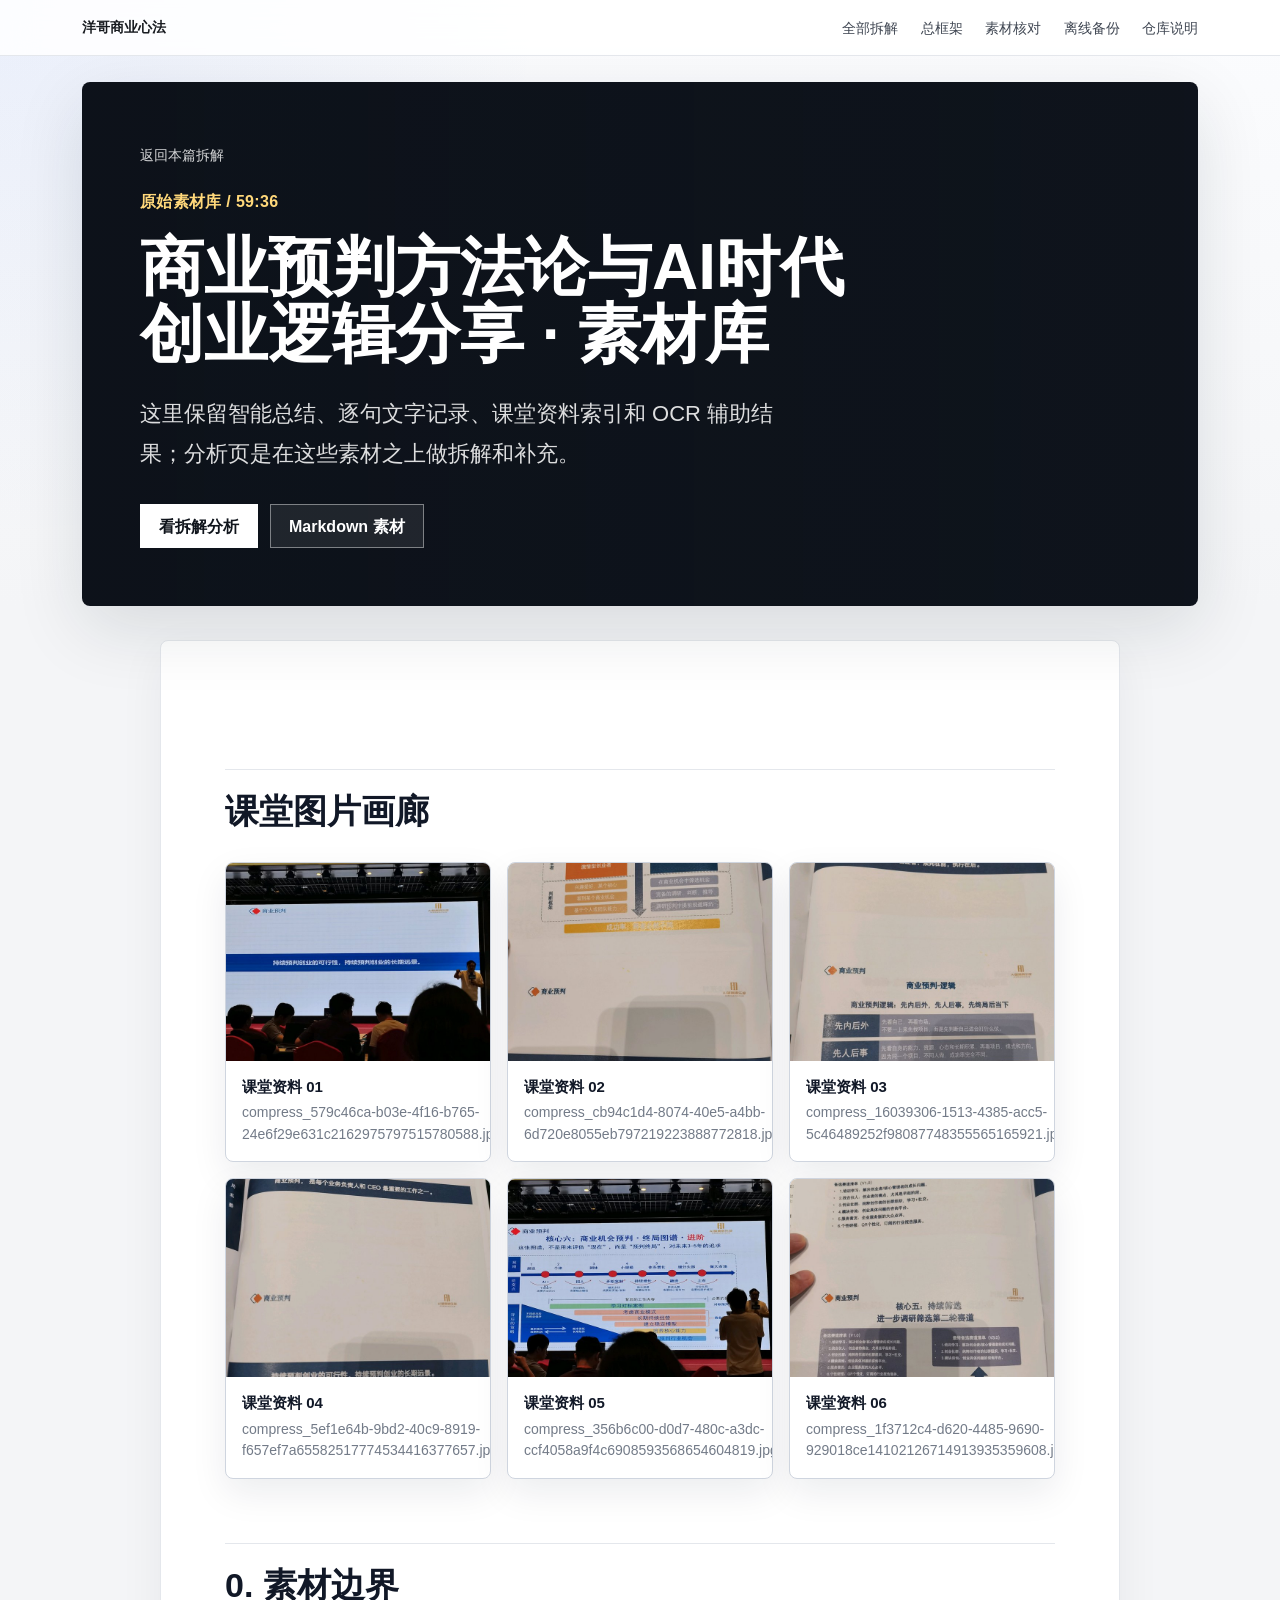
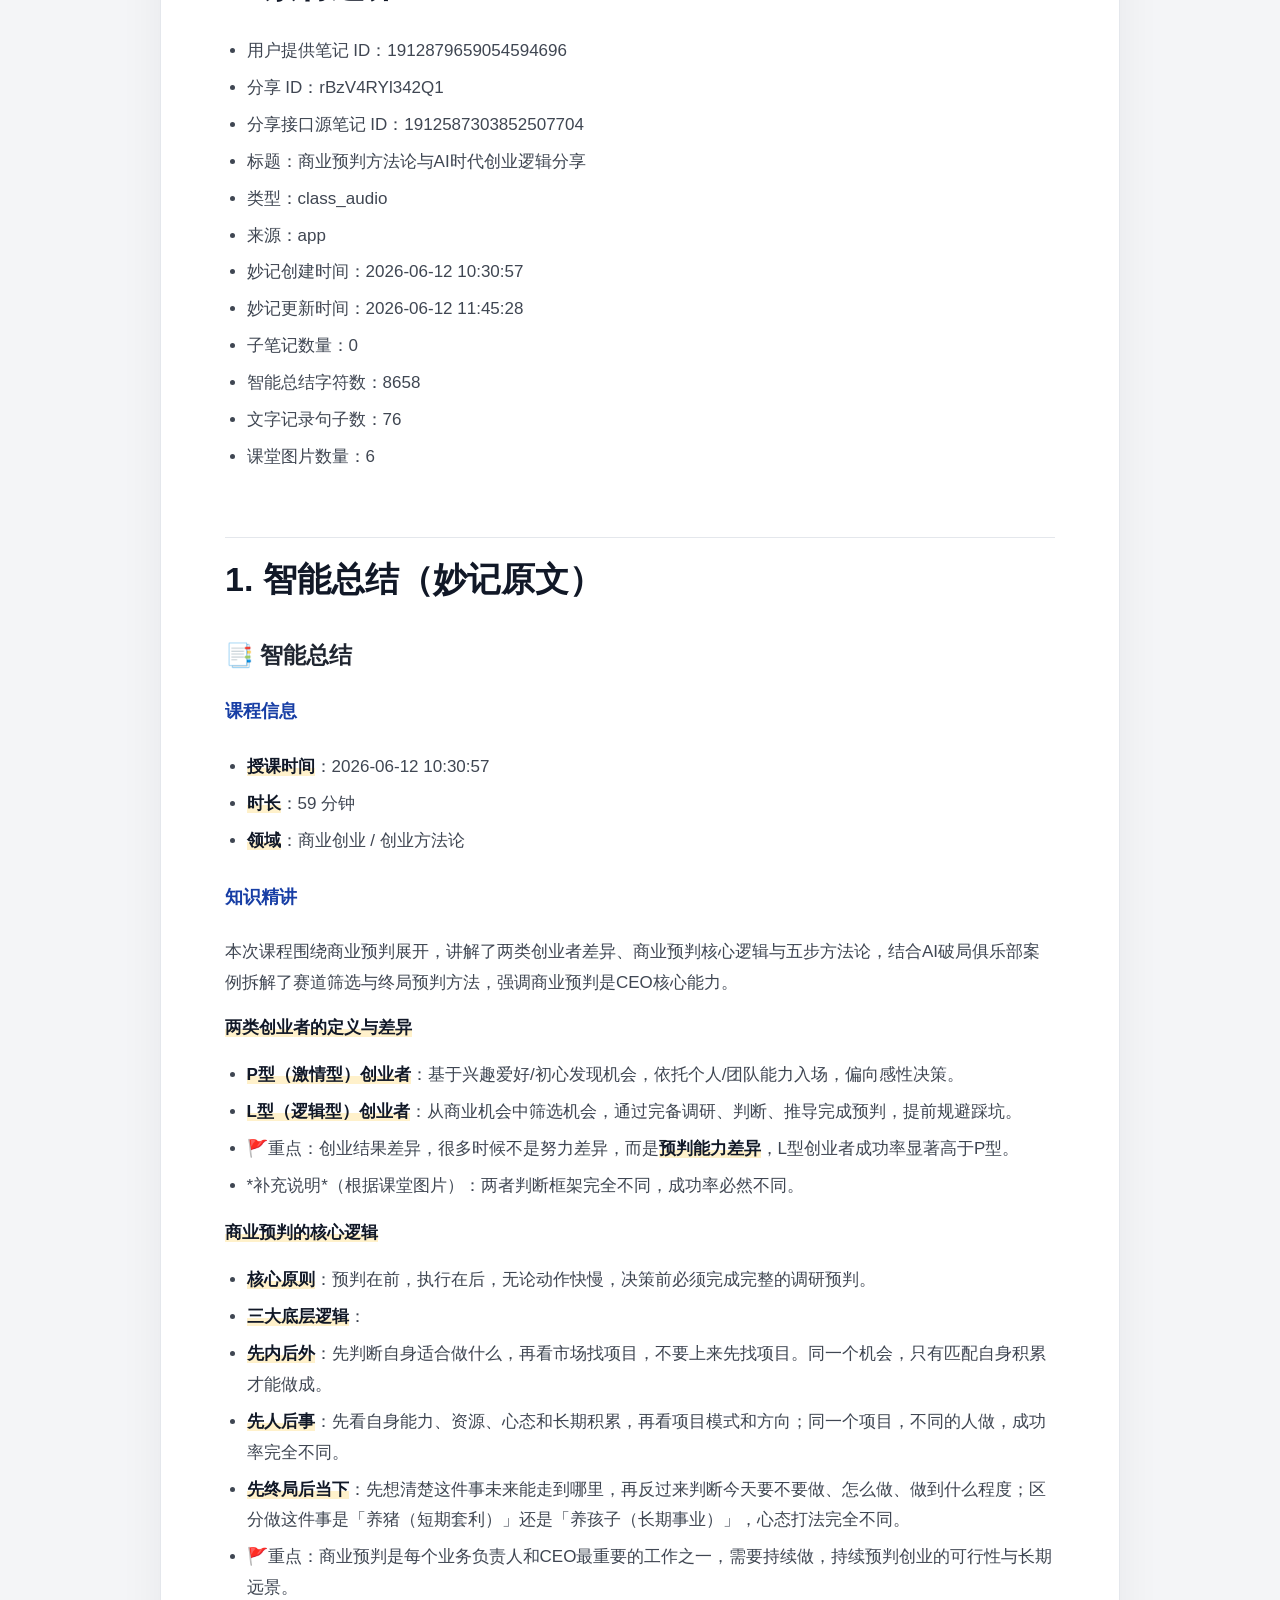
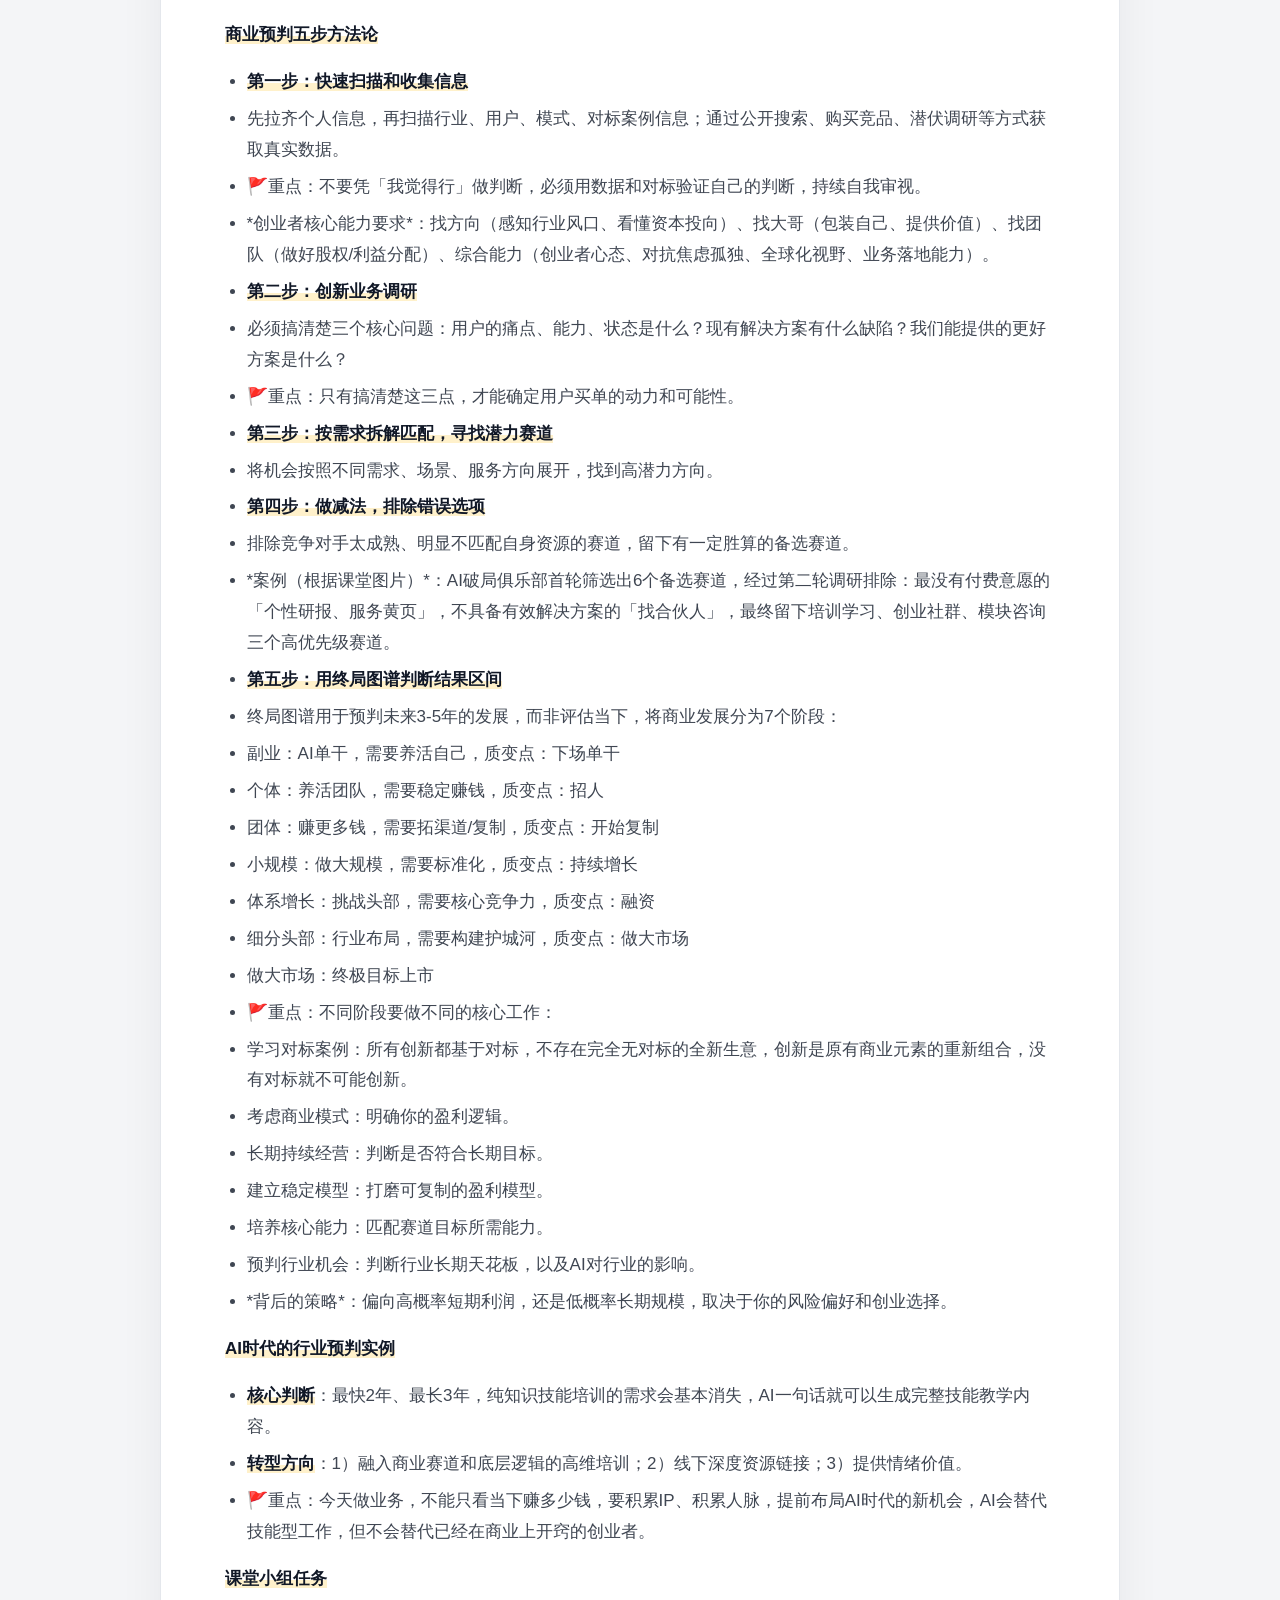
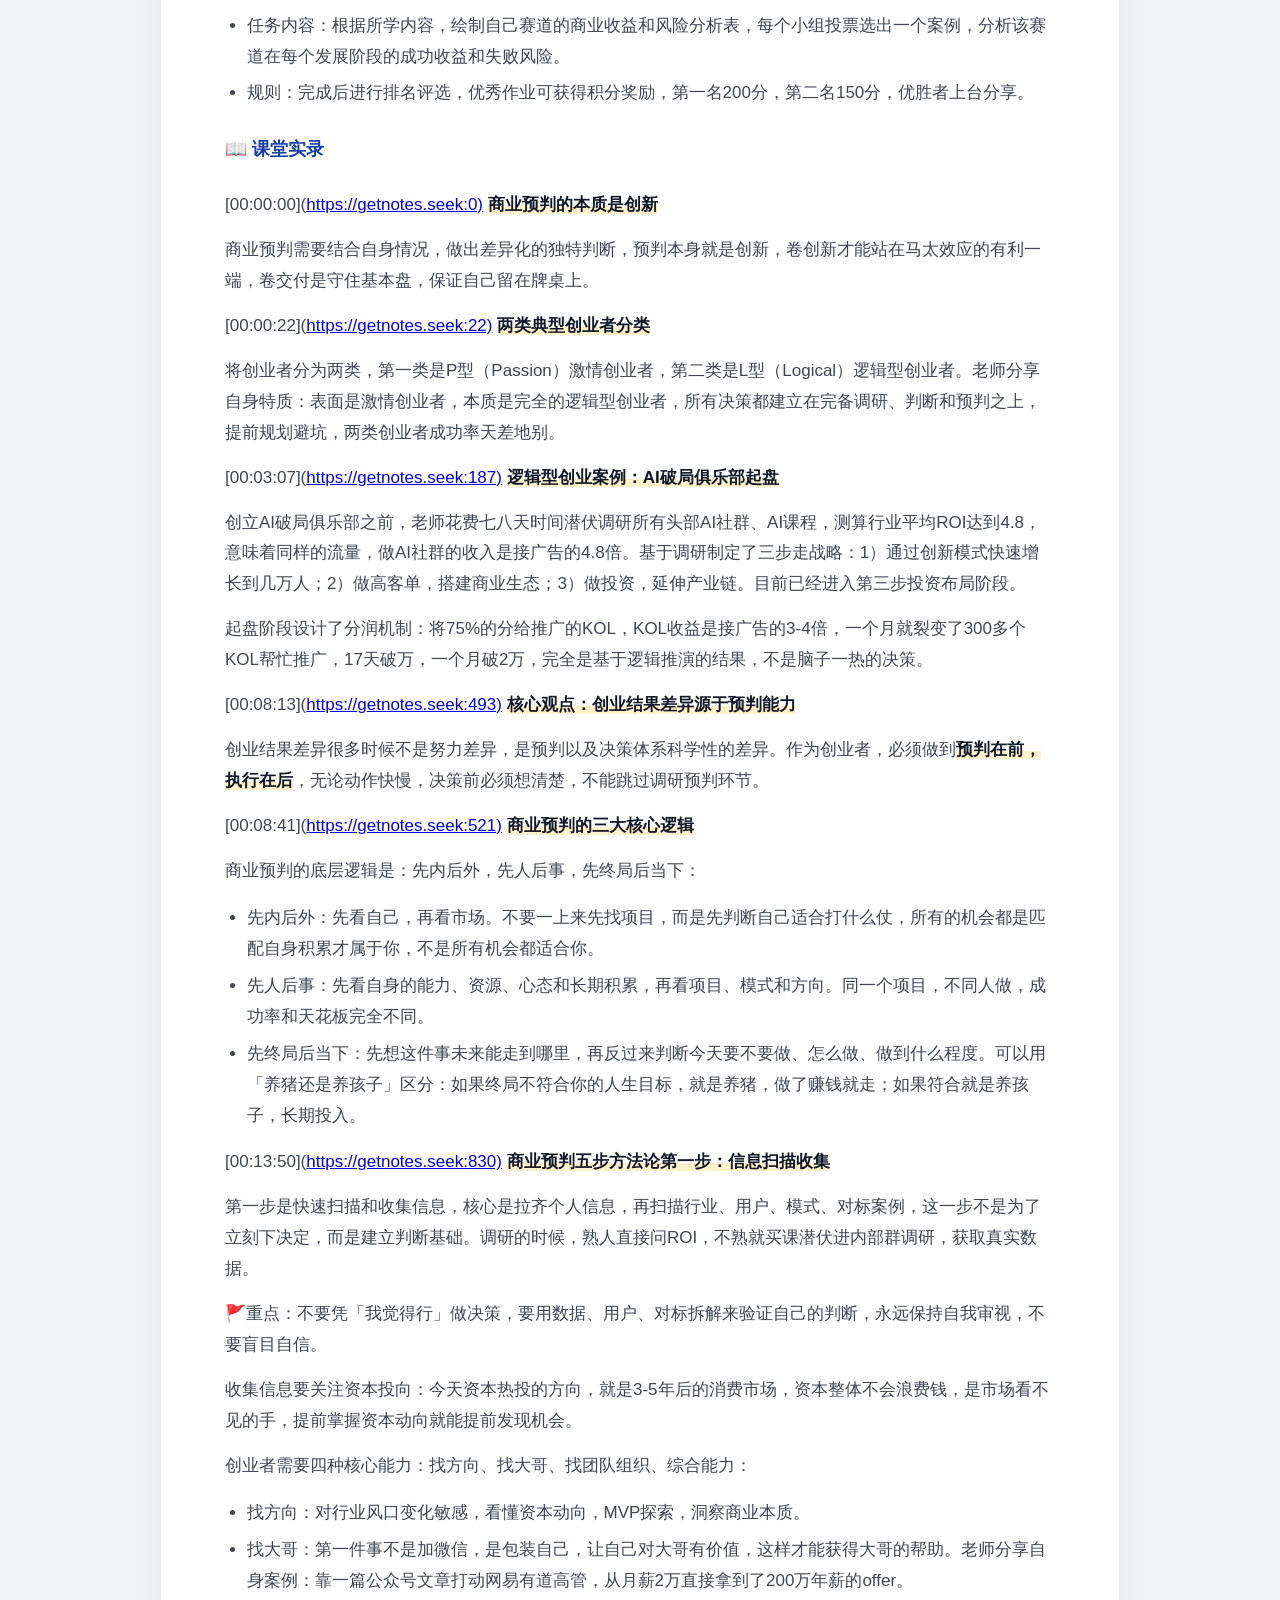
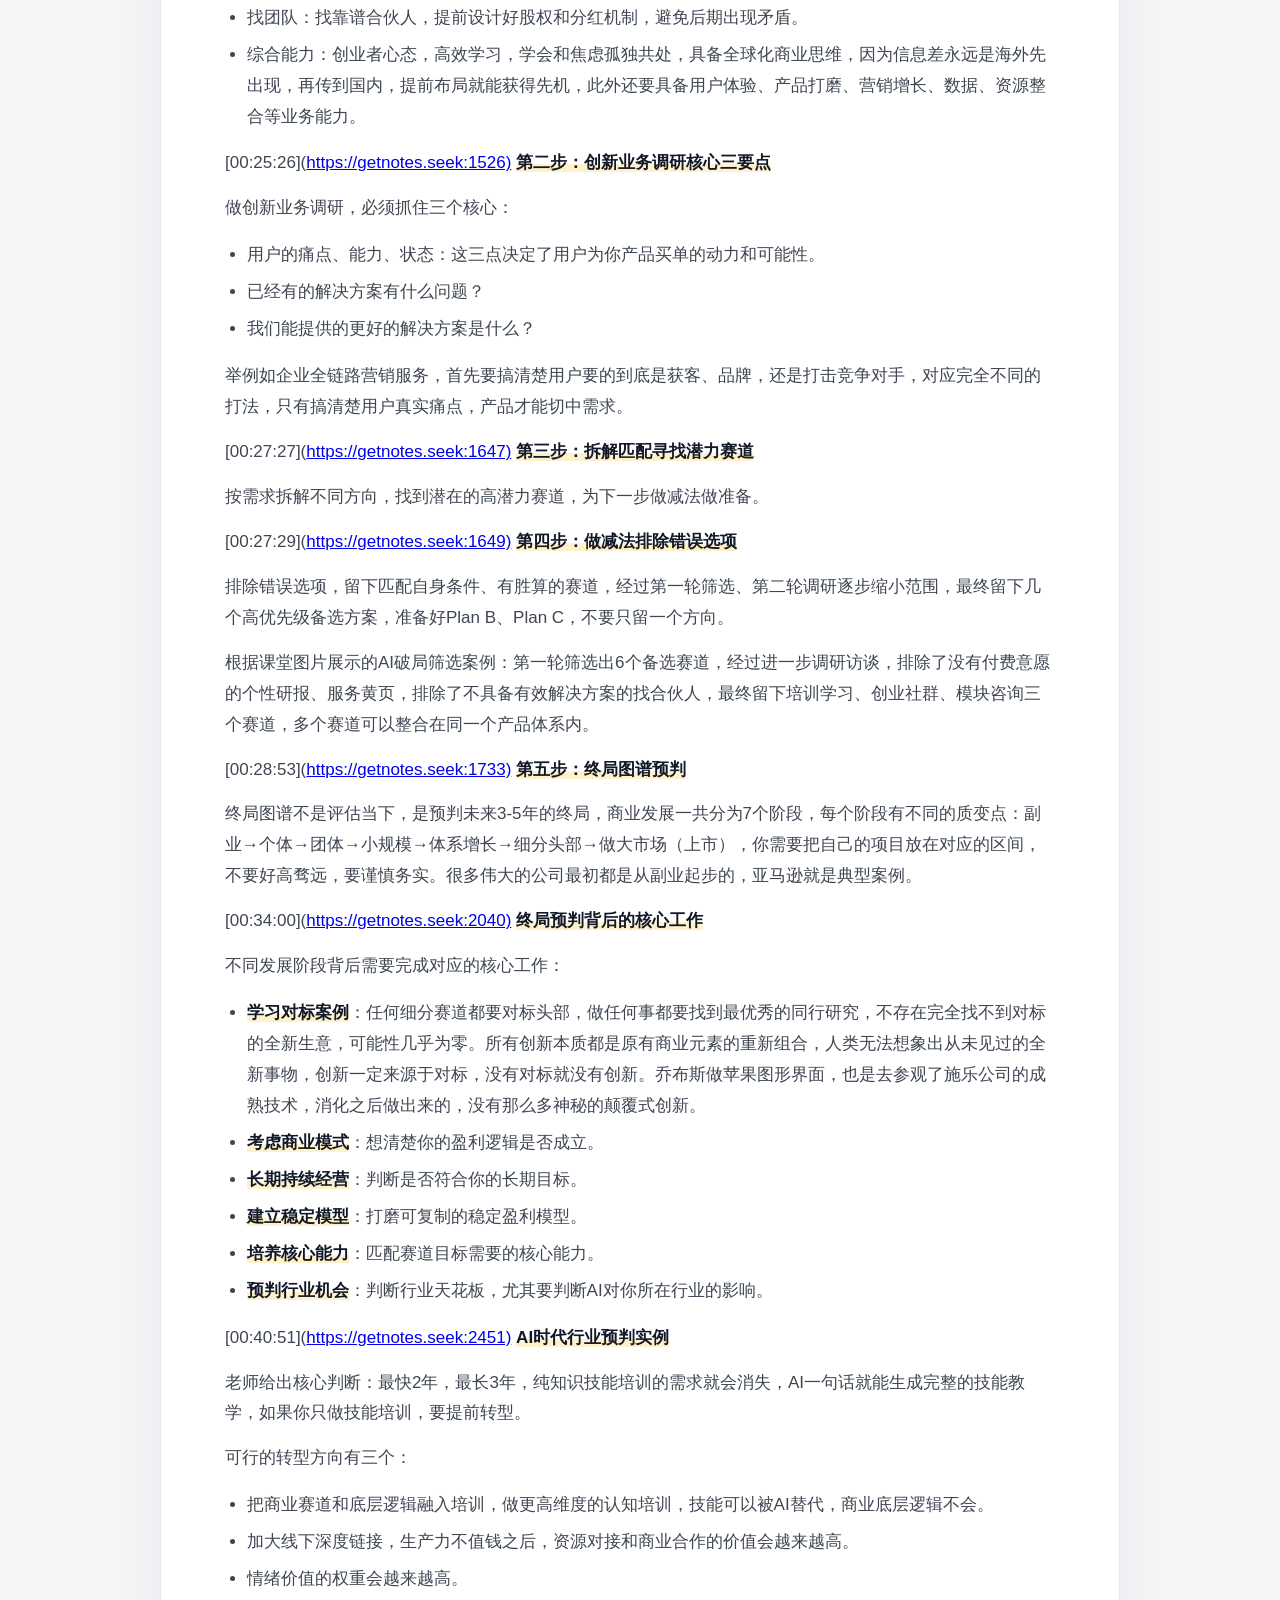
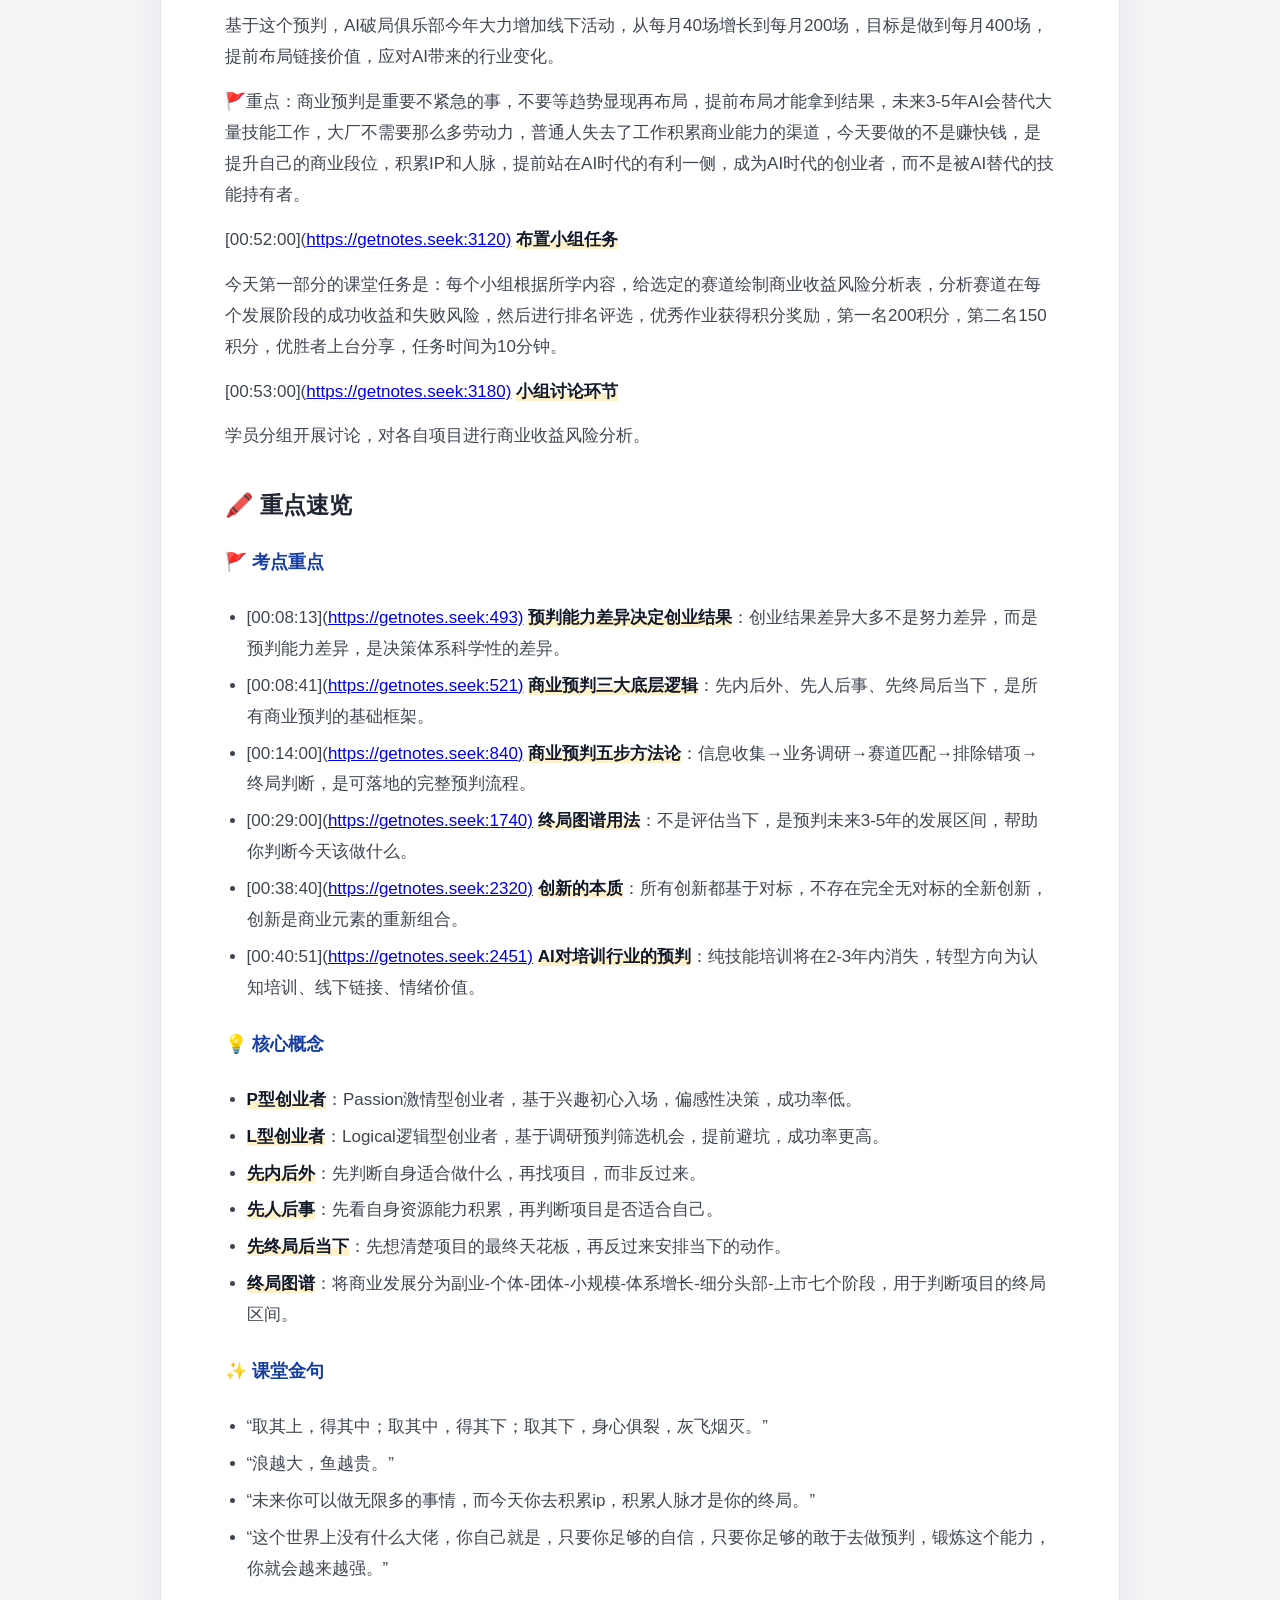
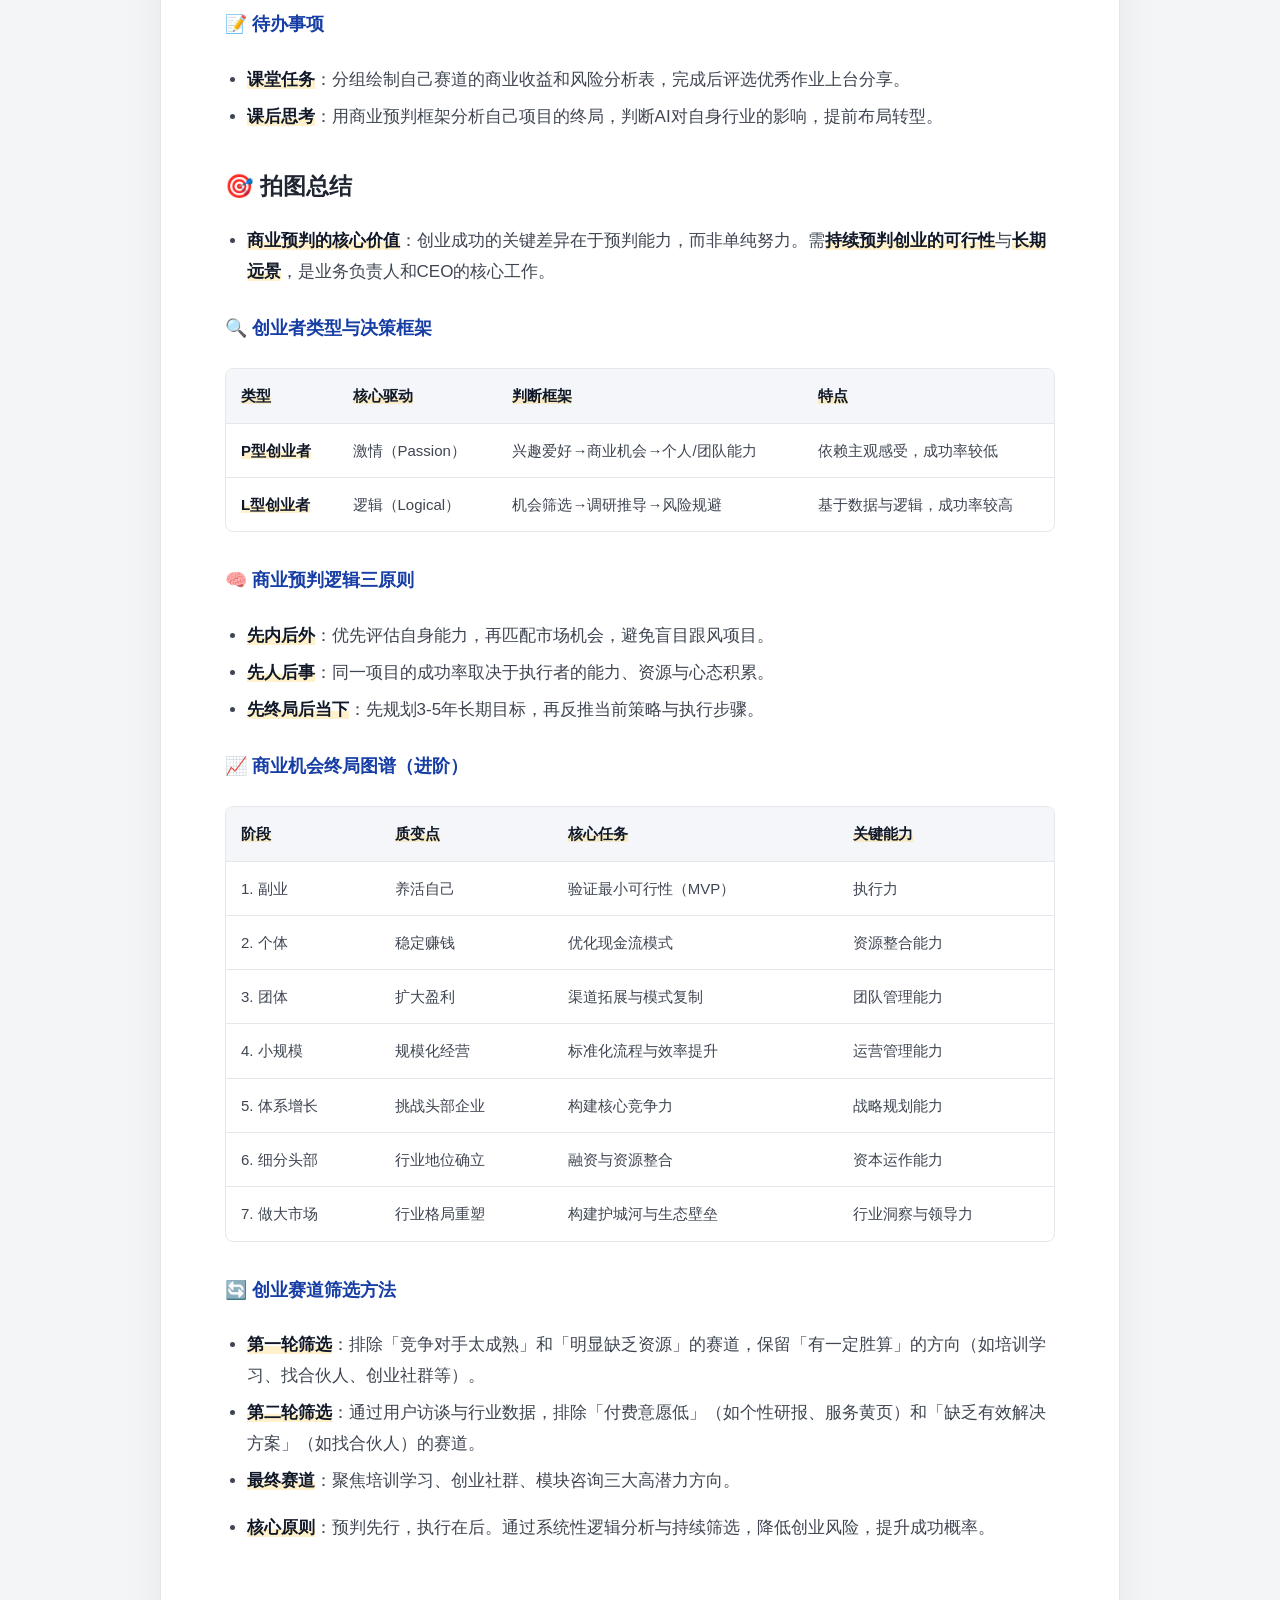
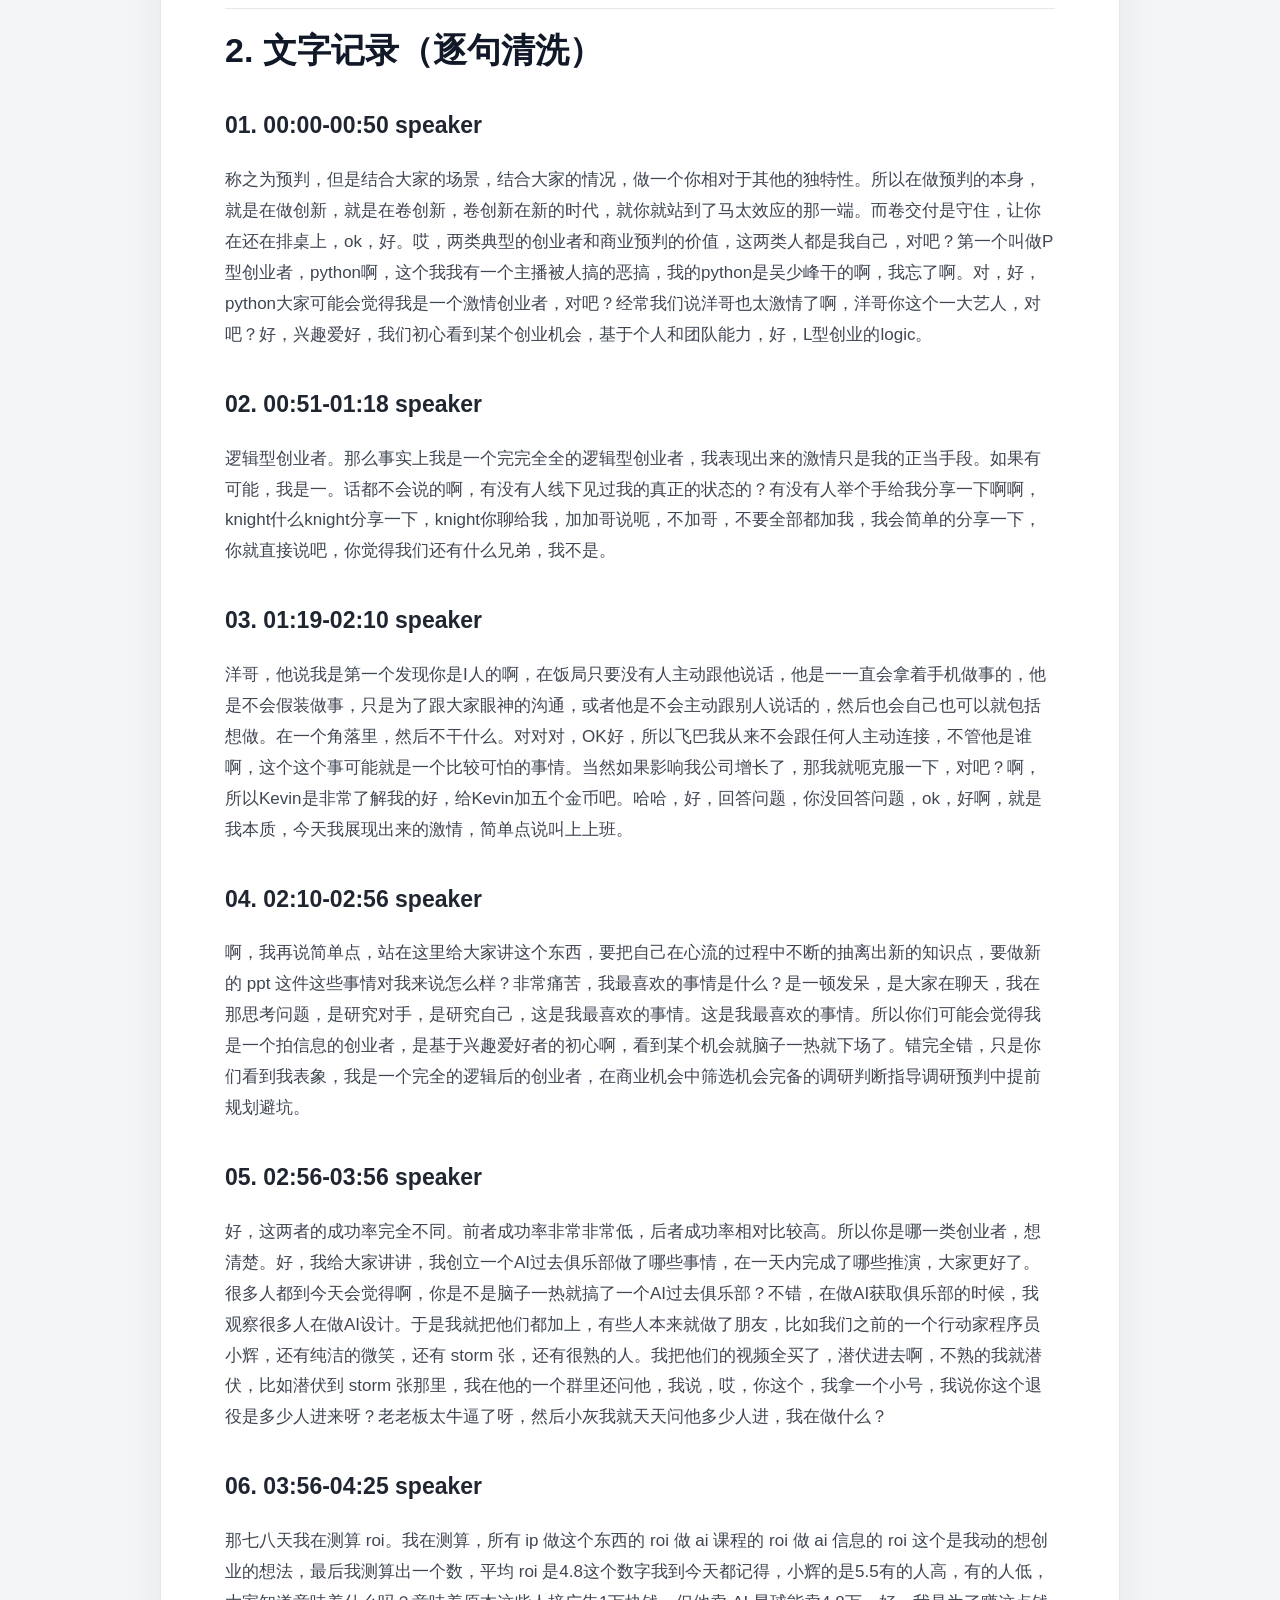
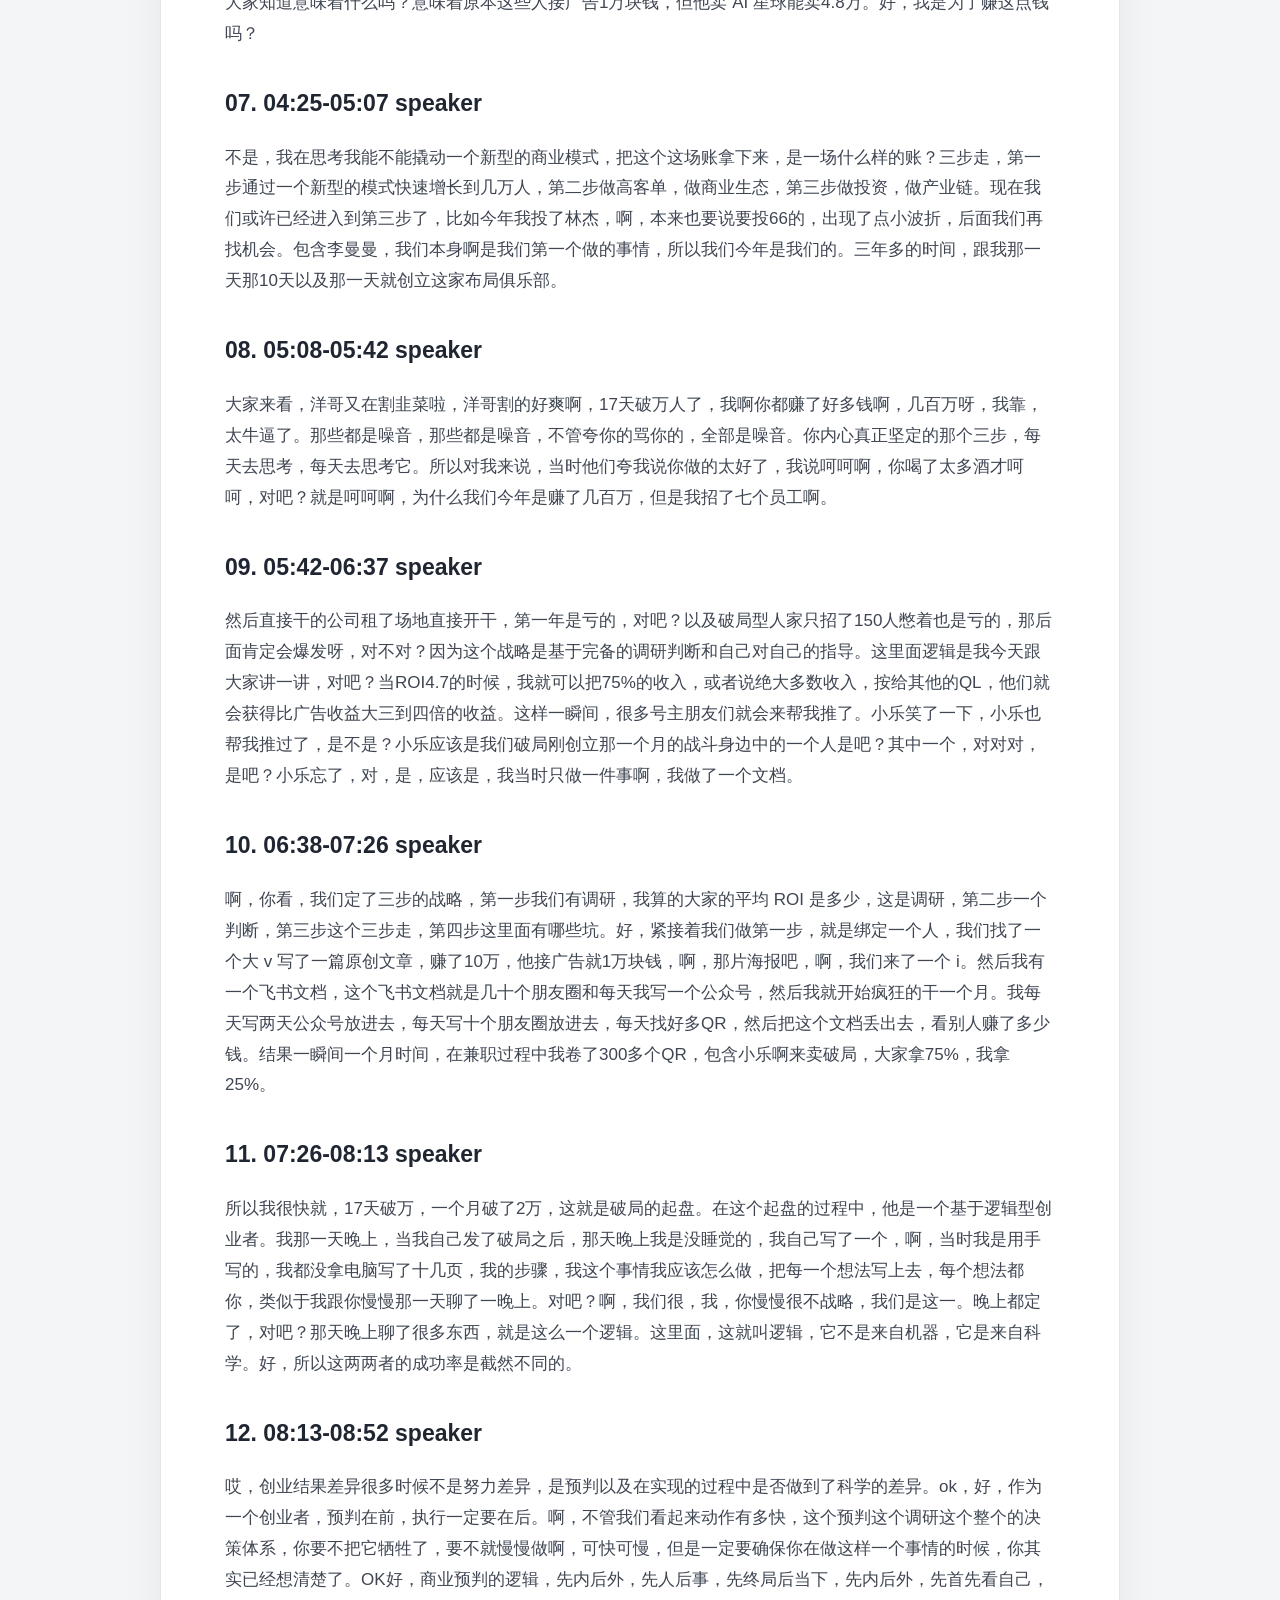
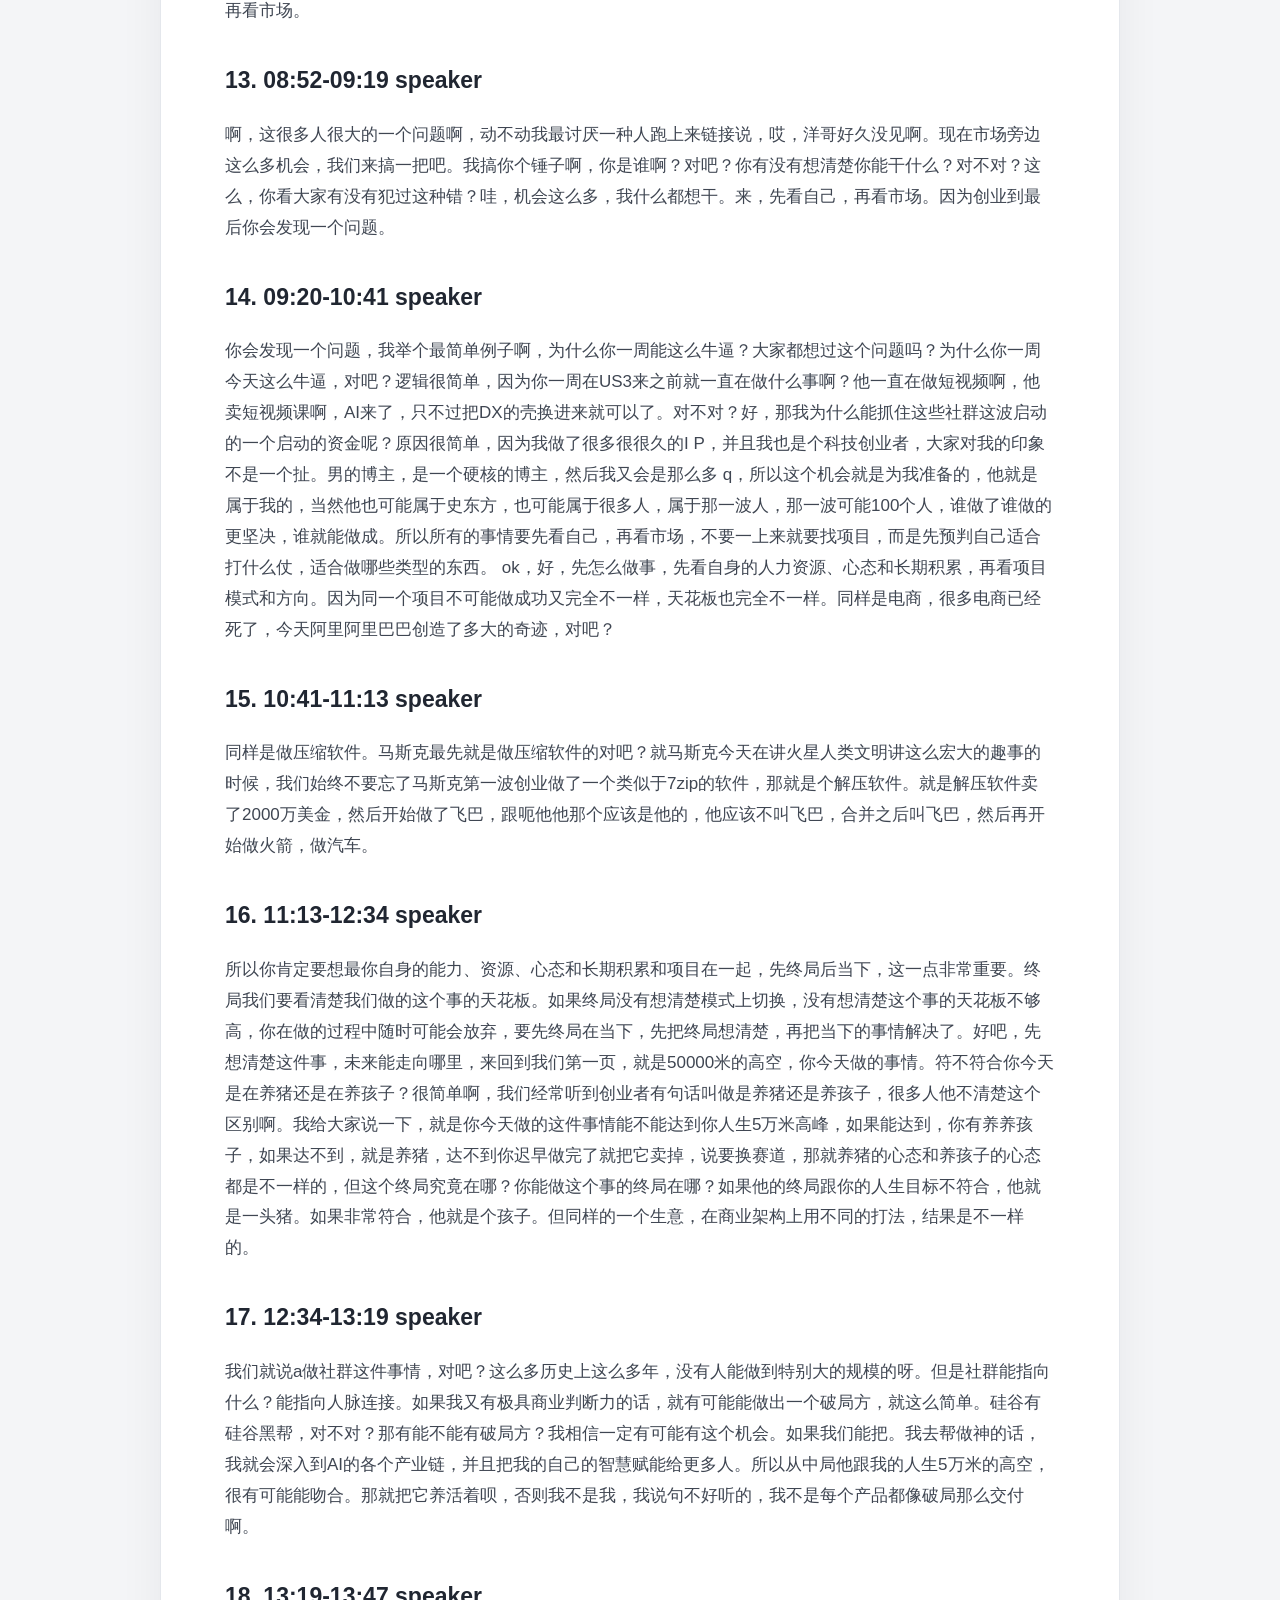
<file: notes/1912879659054594696/materials.html>
<!doctype html>
<html lang="zh-CN">
<head>
  <meta charset="utf-8">
  <meta name="viewport" content="width=device-width, initial-scale=1">
  <title>商业预判方法论与AI时代创业逻辑分享 · 智能总结与逐字稿</title>
  <meta name="description" content="妙记智能总结、文字记录和课堂资料清洗版素材库。">
  <link rel="stylesheet" href="../../styles.css">
</head>
<body>
<header class="site-header">
    <nav>
      <a href="../../index.html" class="brand">洋哥商业心法</a>
      <div>
        <a href="../../index.html#notes">全部拆解</a>
        <a href="../../index.html#framework">总框架</a>
        <a href="../../audit.html">素材核对</a>
        <a href="../../archive.html">离线备份</a>
        <a href="../../README.md">仓库说明</a>
      </div>
    </nav>
  </header>
  <main id="top">
    <section class="article-hero">
      <div class="article-hero-copy">
        <a class="back-link" href="index.html">返回本篇拆解</a>
        <p class="meta">原始素材库 / 59:36</p>
        <h1>商业预判方法论与AI时代创业逻辑分享 · 素材库</h1>
        <p class="lead">这里保留智能总结、逐句文字记录、课堂资料索引和 OCR 辅助结果；分析页是在这些素材之上做拆解和补充。</p>
        <div class="actions">
          <a class="button primary" href="index.html">看拆解分析</a>
          <a class="button ghost" href="sources/normalized-materials.md">Markdown 素材</a>
        </div>
      </div>
    </section>

    <article class="content source-content">
<h2 id="课堂图片画廊">课堂图片画廊</h2>
<div class="material-cluster">
<figure class="inline-material">
  <a href="assets/class-images/01-001_Uidme7-01.jpg" target="_blank" rel="noreferrer">
    <img src="assets/class-images/01-001_Uidme7-01.jpg" alt="课堂资料 01" loading="lazy">
  </a>
  <figcaption><strong>课堂资料 01</strong><span>compress_579c46ca-b03e-4f16-b765-24e6f29e631c2162975797515780588.jpg.jpg</span></figcaption>
</figure>
<figure class="inline-material">
  <a href="assets/class-images/02-002_S7MwqI-01.jpg" target="_blank" rel="noreferrer">
    <img src="assets/class-images/02-002_S7MwqI-01.jpg" alt="课堂资料 02" loading="lazy">
  </a>
  <figcaption><strong>课堂资料 02</strong><span>compress_cb94c1d4-8074-40e5-a4bb-6d720e8055eb797219223888772818.jpg.jpg</span></figcaption>
</figure>
<figure class="inline-material">
  <a href="assets/class-images/03-003_QcHip6-01.jpg" target="_blank" rel="noreferrer">
    <img src="assets/class-images/03-003_QcHip6-01.jpg" alt="课堂资料 03" loading="lazy">
  </a>
  <figcaption><strong>课堂资料 03</strong><span>compress_16039306-1513-4385-acc5-5c46489252f98087748355565165921.jpg.jpg</span></figcaption>
</figure>
<figure class="inline-material">
  <a href="assets/class-images/04-004_o1SoNz-01.jpg" target="_blank" rel="noreferrer">
    <img src="assets/class-images/04-004_o1SoNz-01.jpg" alt="课堂资料 04" loading="lazy">
  </a>
  <figcaption><strong>课堂资料 04</strong><span>compress_5ef1e64b-9bd2-40c9-8919-f657ef7a65582517774534416377657.jpg.jpg</span></figcaption>
</figure>
<figure class="inline-material">
  <a href="assets/class-images/05-005_CrtMSM-01.jpg" target="_blank" rel="noreferrer">
    <img src="assets/class-images/05-005_CrtMSM-01.jpg" alt="课堂资料 05" loading="lazy">
  </a>
  <figcaption><strong>课堂资料 05</strong><span>compress_356b6c00-d0d7-480c-a3dc-ccf4058a9f4c6908593568654604819.jpg.jpg</span></figcaption>
</figure>
<figure class="inline-material">
  <a href="assets/class-images/06-006_25uwzL-01.jpg" target="_blank" rel="noreferrer">
    <img src="assets/class-images/06-006_25uwzL-01.jpg" alt="课堂资料 06" loading="lazy">
  </a>
  <figcaption><strong>课堂资料 06</strong><span>compress_1f3712c4-d620-4485-9690-929018ce14102126714913935359608.jpg.jpg</span></figcaption>
</figure>
</div>
<h2 id="0-素材边界">0. 素材边界</h2>
<ul>
<li>用户提供笔记 ID：1912879659054594696</li>
<li>分享 ID：rBzV4RYl342Q1</li>
<li>分享接口源笔记 ID：1912587303852507704</li>
<li>标题：商业预判方法论与AI时代创业逻辑分享</li>
<li>类型：class_audio</li>
<li>来源：app</li>
<li>妙记创建时间：2026-06-12 10:30:57</li>
<li>妙记更新时间：2026-06-12 11:45:28</li>
<li>子笔记数量：0</li>
<li>智能总结字符数：8658</li>
<li>文字记录句子数：76</li>
<li>课堂图片数量：6</li>
</ul>
<h2 id="1-智能总结-妙记原文">1. 智能总结（妙记原文）</h2>
<h3 id="智能总结">📑 智能总结</h3>
<h4 id="课程信息">课程信息</h4>
<ul>
<li><strong>授课时间</strong>：2026-06-12 10:30:57</li>
<li><strong>时长</strong>：59 分钟</li>
<li><strong>领域</strong>：商业创业 / 创业方法论</li>
</ul>
<h4 id="知识精讲">知识精讲</h4>
<p>本次课程围绕商业预判展开，讲解了两类创业者差异、商业预判核心逻辑与五步方法论，结合AI破局俱乐部案例拆解了赛道筛选与终局预判方法，强调商业预判是CEO核心能力。</p>
<p><strong>两类创业者的定义与差异</strong></p>
<ul>
<li><strong>P型（激情型）创业者</strong>：基于兴趣爱好/初心发现机会，依托个人/团队能力入场，偏向感性决策。</li>
<li><strong>L型（逻辑型）创业者</strong>：从商业机会中筛选机会，通过完备调研、判断、推导完成预判，提前规避踩坑。</li>
<li>🚩重点：创业结果差异，很多时候不是努力差异，而是<strong>预判能力差异</strong>，L型创业者成功率显著高于P型。</li>
<li>*补充说明*（根据课堂图片）：两者判断框架完全不同，成功率必然不同。</li>
</ul>
<p><strong>商业预判的核心逻辑</strong></p>
<ul>
<li><strong>核心原则</strong>：预判在前，执行在后，无论动作快慢，决策前必须完成完整的调研预判。</li>
<li><strong>三大底层逻辑</strong>：</li>
<li><strong>先内后外</strong>：先判断自身适合做什么，再看市场找项目，不要上来先找项目。同一个机会，只有匹配自身积累才能做成。</li>
<li><strong>先人后事</strong>：先看自身能力、资源、心态和长期积累，再看项目模式和方向；同一个项目，不同的人做，成功率完全不同。</li>
<li><strong>先终局后当下</strong>：先想清楚这件事未来能走到哪里，再反过来判断今天要不要做、怎么做、做到什么程度；区分做这件事是「养猪（短期套利）」还是「养孩子（长期事业）」，心态打法完全不同。</li>
<li>🚩重点：商业预判是每个业务负责人和CEO最重要的工作之一，需要持续做，持续预判创业的可行性与长期远景。</li>
</ul>
<p><strong>商业预判五步方法论</strong></p>
<ul>
<li><strong>第一步：快速扫描和收集信息</strong></li>
<li>先拉齐个人信息，再扫描行业、用户、模式、对标案例信息；通过公开搜索、购买竞品、潜伏调研等方式获取真实数据。</li>
<li>🚩重点：不要凭「我觉得行」做判断，必须用数据和对标验证自己的判断，持续自我审视。</li>
<li>*创业者核心能力要求*：找方向（感知行业风口、看懂资本投向）、找大哥（包装自己、提供价值）、找团队（做好股权/利益分配）、综合能力（创业者心态、对抗焦虑孤独、全球化视野、业务落地能力）。</li>
<li><strong>第二步：创新业务调研</strong></li>
<li>必须搞清楚三个核心问题：用户的痛点、能力、状态是什么？现有解决方案有什么缺陷？我们能提供的更好方案是什么？</li>
<li>🚩重点：只有搞清楚这三点，才能确定用户买单的动力和可能性。</li>
<li><strong>第三步：按需求拆解匹配，寻找潜力赛道</strong></li>
<li>将机会按照不同需求、场景、服务方向展开，找到高潜力方向。</li>
<li><strong>第四步：做减法，排除错误选项</strong></li>
<li>排除竞争对手太成熟、明显不匹配自身资源的赛道，留下有一定胜算的备选赛道。</li>
<li>*案例（根据课堂图片）*：AI破局俱乐部首轮筛选出6个备选赛道，经过第二轮调研排除：最没有付费意愿的「个性研报、服务黄页」，不具备有效解决方案的「找合伙人」，最终留下培训学习、创业社群、模块咨询三个高优先级赛道。</li>
<li><strong>第五步：用终局图谱判断结果区间</strong></li>
<li>终局图谱用于预判未来3-5年的发展，而非评估当下，将商业发展分为7个阶段：</li>
<li>副业：AI单干，需要养活自己，质变点：下场单干</li>
<li>个体：养活团队，需要稳定赚钱，质变点：招人</li>
<li>团体：赚更多钱，需要拓渠道/复制，质变点：开始复制</li>
<li>小规模：做大规模，需要标准化，质变点：持续增长</li>
<li>体系增长：挑战头部，需要核心竞争力，质变点：融资</li>
<li>细分头部：行业布局，需要构建护城河，质变点：做大市场</li>
<li>做大市场：终极目标上市</li>
<li>🚩重点：不同阶段要做不同的核心工作：</li>
<li>学习对标案例：所有创新都基于对标，不存在完全无对标的全新生意，创新是原有商业元素的重新组合，没有对标就不可能创新。</li>
<li>考虑商业模式：明确你的盈利逻辑。</li>
<li>长期持续经营：判断是否符合长期目标。</li>
<li>建立稳定模型：打磨可复制的盈利模型。</li>
<li>培养核心能力：匹配赛道目标所需能力。</li>
<li>预判行业机会：判断行业长期天花板，以及AI对行业的影响。</li>
<li>*背后的策略*：偏向高概率短期利润，还是低概率长期规模，取决于你的风险偏好和创业选择。</li>
</ul>
<p><strong>AI时代的行业预判实例</strong></p>
<ul>
<li><strong>核心判断</strong>：最快2年、最长3年，纯知识技能培训的需求会基本消失，AI一句话就可以生成完整技能教学内容。</li>
<li><strong>转型方向</strong>：1）融入商业赛道和底层逻辑的高维培训；2）线下深度资源链接；3）提供情绪价值。</li>
<li>🚩重点：今天做业务，不能只看当下赚多少钱，要积累IP、积累人脉，提前布局AI时代的新机会，AI会替代技能型工作，但不会替代已经在商业上开窍的创业者。</li>
</ul>
<p><strong>课堂小组任务</strong></p>
<ul>
<li>任务内容：根据所学内容，绘制自己赛道的商业收益和风险分析表，每个小组投票选出一个案例，分析该赛道在每个发展阶段的成功收益和失败风险。</li>
<li>规则：完成后进行排名评选，优秀作业可获得积分奖励，第一名200分，第二名150分，优胜者上台分享。</li>
</ul>
<h4 id="课堂实录">📖 课堂实录</h4>
<p>[00:00:00](<a href="https://getnotes.seek:0)" target="_blank" rel="noreferrer">https://getnotes.seek:0)</a> <strong>商业预判的本质是创新</strong></p>
<p>商业预判需要结合自身情况，做出差异化的独特判断，预判本身就是创新，卷创新才能站在马太效应的有利一端，卷交付是守住基本盘，保证自己留在牌桌上。</p>
<p>[00:00:22](<a href="https://getnotes.seek:22)" target="_blank" rel="noreferrer">https://getnotes.seek:22)</a> <strong>两类典型创业者分类</strong></p>
<p>将创业者分为两类，第一类是P型（Passion）激情创业者，第二类是L型（Logical）逻辑型创业者。老师分享自身特质：表面是激情创业者，本质是完全的逻辑型创业者，所有决策都建立在完备调研、判断和预判之上，提前规划避坑，两类创业者成功率天差地别。</p>
<p>[00:03:07](<a href="https://getnotes.seek:187)" target="_blank" rel="noreferrer">https://getnotes.seek:187)</a> <strong>逻辑型创业案例：AI破局俱乐部起盘</strong></p>
<p>创立AI破局俱乐部之前，老师花费七八天时间潜伏调研所有头部AI社群、AI课程，测算行业平均ROI达到4.8，意味着同样的流量，做AI社群的收入是接广告的4.8倍。基于调研制定了三步走战略：1）通过创新模式快速增长到几万人；2）做高客单，搭建商业生态；3）做投资，延伸产业链。目前已经进入第三步投资布局阶段。</p>
<p>起盘阶段设计了分润机制：将75%的分给推广的KOL，KOL收益是接广告的3-4倍，一个月就裂变了300多个KOL帮忙推广，17天破万，一个月破2万，完全是基于逻辑推演的结果，不是脑子一热的决策。</p>
<p>[00:08:13](<a href="https://getnotes.seek:493)" target="_blank" rel="noreferrer">https://getnotes.seek:493)</a> <strong>核心观点：创业结果差异源于预判能力</strong></p>
<p>创业结果差异很多时候不是努力差异，是预判以及决策体系科学性的差异。作为创业者，必须做到<strong>预判在前，执行在后</strong>，无论动作快慢，决策前必须想清楚，不能跳过调研预判环节。</p>
<p>[00:08:41](<a href="https://getnotes.seek:521)" target="_blank" rel="noreferrer">https://getnotes.seek:521)</a> <strong>商业预判的三大核心逻辑</strong></p>
<p>商业预判的底层逻辑是：先内后外，先人后事，先终局后当下：</p>
<ul>
<li>先内后外：先看自己，再看市场。不要一上来先找项目，而是先判断自己适合打什么仗，所有的机会都是匹配自身积累才属于你，不是所有机会都适合你。</li>
<li>先人后事：先看自身的能力、资源、心态和长期积累，再看项目、模式和方向。同一个项目，不同人做，成功率和天花板完全不同。</li>
<li>先终局后当下：先想这件事未来能走到哪里，再反过来判断今天要不要做、怎么做、做到什么程度。可以用「养猪还是养孩子」区分：如果终局不符合你的人生目标，就是养猪，做了赚钱就走；如果符合就是养孩子，长期投入。</li>
</ul>
<p>[00:13:50](<a href="https://getnotes.seek:830)" target="_blank" rel="noreferrer">https://getnotes.seek:830)</a> <strong>商业预判五步方法论第一步：信息扫描收集</strong></p>
<p>第一步是快速扫描和收集信息，核心是拉齐个人信息，再扫描行业、用户、模式、对标案例，这一步不是为了立刻下决定，而是建立判断基础。调研的时候，熟人直接问ROI，不熟就买课潜伏进内部群调研，获取真实数据。</p>
<p>🚩重点：不要凭「我觉得行」做决策，要用数据、用户、对标拆解来验证自己的判断，永远保持自我审视，不要盲目自信。</p>
<p>收集信息要关注资本投向：今天资本热投的方向，就是3-5年后的消费市场，资本整体不会浪费钱，是市场看不见的手，提前掌握资本动向就能提前发现机会。</p>
<p>创业者需要四种核心能力：找方向、找大哥、找团队组织、综合能力：</p>
<ul>
<li>找方向：对行业风口变化敏感，看懂资本动向，MVP探索，洞察商业本质。</li>
<li>找大哥：第一件事不是加微信，是包装自己，让自己对大哥有价值，这样才能获得大哥的帮助。老师分享自身案例：靠一篇公众号文章打动网易有道高管，从月薪2万直接拿到了200万年薪的offer。</li>
<li>找团队：找靠谱合伙人，提前设计好股权和分红机制，避免后期出现矛盾。</li>
<li>综合能力：创业者心态，高效学习，学会和焦虑孤独共处，具备全球化商业思维，因为信息差永远是海外先出现，再传到国内，提前布局就能获得先机，此外还要具备用户体验、产品打磨、营销增长、数据、资源整合等业务能力。</li>
</ul>
<p>[00:25:26](<a href="https://getnotes.seek:1526)" target="_blank" rel="noreferrer">https://getnotes.seek:1526)</a> <strong>第二步：创新业务调研核心三要点</strong></p>
<p>做创新业务调研，必须抓住三个核心：</p>
<ul>
<li>用户的痛点、能力、状态：这三点决定了用户为你产品买单的动力和可能性。</li>
<li>已经有的解决方案有什么问题？</li>
<li>我们能提供的更好的解决方案是什么？</li>
</ul>
<p>举例如企业全链路营销服务，首先要搞清楚用户要的到底是获客、品牌，还是打击竞争对手，对应完全不同的打法，只有搞清楚用户真实痛点，产品才能切中需求。</p>
<p>[00:27:27](<a href="https://getnotes.seek:1647)" target="_blank" rel="noreferrer">https://getnotes.seek:1647)</a> <strong>第三步：拆解匹配寻找潜力赛道</strong></p>
<p>按需求拆解不同方向，找到潜在的高潜力赛道，为下一步做减法做准备。</p>
<p>[00:27:29](<a href="https://getnotes.seek:1649)" target="_blank" rel="noreferrer">https://getnotes.seek:1649)</a> <strong>第四步：做减法排除错误选项</strong></p>
<p>排除错误选项，留下匹配自身条件、有胜算的赛道，经过第一轮筛选、第二轮调研逐步缩小范围，最终留下几个高优先级备选方案，准备好Plan B、Plan C，不要只留一个方向。</p>
<p>根据课堂图片展示的AI破局筛选案例：第一轮筛选出6个备选赛道，经过进一步调研访谈，排除了没有付费意愿的个性研报、服务黄页，排除了不具备有效解决方案的找合伙人，最终留下培训学习、创业社群、模块咨询三个赛道，多个赛道可以整合在同一个产品体系内。</p>
<p>[00:28:53](<a href="https://getnotes.seek:1733)" target="_blank" rel="noreferrer">https://getnotes.seek:1733)</a> <strong>第五步：终局图谱预判</strong></p>
<p>终局图谱不是评估当下，是预判未来3-5年的终局，商业发展一共分为7个阶段，每个阶段有不同的质变点：副业→个体→团体→小规模→体系增长→细分头部→做大市场（上市），你需要把自己的项目放在对应的区间，不要好高骛远，要谨慎务实。很多伟大的公司最初都是从副业起步的，亚马逊就是典型案例。</p>
<p>[00:34:00](<a href="https://getnotes.seek:2040)" target="_blank" rel="noreferrer">https://getnotes.seek:2040)</a> <strong>终局预判背后的核心工作</strong></p>
<p>不同发展阶段背后需要完成对应的核心工作：</p>
<ul>
<li><strong>学习对标案例</strong>：任何细分赛道都要对标头部，做任何事都要找到最优秀的同行研究，不存在完全找不到对标的全新生意，可能性几乎为零。所有创新本质都是原有商业元素的重新组合，人类无法想象出从未见过的全新事物，创新一定来源于对标，没有对标就没有创新。乔布斯做苹果图形界面，也是去参观了施乐公司的成熟技术，消化之后做出来的，没有那么多神秘的颠覆式创新。</li>
<li><strong>考虑商业模式</strong>：想清楚你的盈利逻辑是否成立。</li>
<li><strong>长期持续经营</strong>：判断是否符合你的长期目标。</li>
<li><strong>建立稳定模型</strong>：打磨可复制的稳定盈利模型。</li>
<li><strong>培养核心能力</strong>：匹配赛道目标需要的核心能力。</li>
<li><strong>预判行业机会</strong>：判断行业天花板，尤其要判断AI对你所在行业的影响。</li>
</ul>
<p>[00:40:51](<a href="https://getnotes.seek:2451)" target="_blank" rel="noreferrer">https://getnotes.seek:2451)</a> <strong>AI时代行业预判实例</strong></p>
<p>老师给出核心判断：最快2年，最长3年，纯知识技能培训的需求就会消失，AI一句话就能生成完整的技能教学，如果你只做技能培训，要提前转型。</p>
<p>可行的转型方向有三个：</p>
<ul>
<li>把商业赛道和底层逻辑融入培训，做更高维度的认知培训，技能可以被AI替代，商业底层逻辑不会。</li>
<li>加大线下深度链接，生产力不值钱之后，资源对接和商业合作的价值会越来越高。</li>
<li>情绪价值的权重会越来越高。</li>
</ul>
<p>基于这个预判，AI破局俱乐部今年大力增加线下活动，从每月40场增长到每月200场，目标是做到每月400场，提前布局链接价值，应对AI带来的行业变化。</p>
<p>🚩重点：商业预判是重要不紧急的事，不要等趋势显现再布局，提前布局才能拿到结果，未来3-5年AI会替代大量技能工作，大厂不需要那么多劳动力，普通人失去了工作积累商业能力的渠道，今天要做的不是赚快钱，是提升自己的商业段位，积累IP和人脉，提前站在AI时代的有利一侧，成为AI时代的创业者，而不是被AI替代的技能持有者。</p>
<p>[00:52:00](<a href="https://getnotes.seek:3120)" target="_blank" rel="noreferrer">https://getnotes.seek:3120)</a> <strong>布置小组任务</strong></p>
<p>今天第一部分的课堂任务是：每个小组根据所学内容，给选定的赛道绘制商业收益风险分析表，分析赛道在每个发展阶段的成功收益和失败风险，然后进行排名评选，优秀作业获得积分奖励，第一名200积分，第二名150积分，优胜者上台分享，任务时间为10分钟。</p>
<p>[00:53:00](<a href="https://getnotes.seek:3180)" target="_blank" rel="noreferrer">https://getnotes.seek:3180)</a> <strong>小组讨论环节</strong></p>
<p>学员分组开展讨论，对各自项目进行商业收益风险分析。</p>
<h3 id="重点速览">🖍️ 重点速览</h3>
<h4 id="考点重点">🚩 考点重点</h4>
<ul>
<li>[00:08:13](<a href="https://getnotes.seek:493)" target="_blank" rel="noreferrer">https://getnotes.seek:493)</a> <strong>预判能力差异决定创业结果</strong>：创业结果差异大多不是努力差异，而是预判能力差异，是决策体系科学性的差异。</li>
<li>[00:08:41](<a href="https://getnotes.seek:521)" target="_blank" rel="noreferrer">https://getnotes.seek:521)</a> <strong>商业预判三大底层逻辑</strong>：先内后外、先人后事、先终局后当下，是所有商业预判的基础框架。</li>
<li>[00:14:00](<a href="https://getnotes.seek:840)" target="_blank" rel="noreferrer">https://getnotes.seek:840)</a> <strong>商业预判五步方法论</strong>：信息收集→业务调研→赛道匹配→排除错项→终局判断，是可落地的完整预判流程。</li>
<li>[00:29:00](<a href="https://getnotes.seek:1740)" target="_blank" rel="noreferrer">https://getnotes.seek:1740)</a> <strong>终局图谱用法</strong>：不是评估当下，是预判未来3-5年的发展区间，帮助你判断今天该做什么。</li>
<li>[00:38:40](<a href="https://getnotes.seek:2320)" target="_blank" rel="noreferrer">https://getnotes.seek:2320)</a> <strong>创新的本质</strong>：所有创新都基于对标，不存在完全无对标的全新创新，创新是商业元素的重新组合。</li>
<li>[00:40:51](<a href="https://getnotes.seek:2451)" target="_blank" rel="noreferrer">https://getnotes.seek:2451)</a> <strong>AI对培训行业的预判</strong>：纯技能培训将在2-3年内消失，转型方向为认知培训、线下链接、情绪价值。</li>
</ul>
<h4 id="核心概念">💡 核心概念</h4>
<ul>
<li><strong>P型创业者</strong>：Passion激情型创业者，基于兴趣初心入场，偏感性决策，成功率低。</li>
<li><strong>L型创业者</strong>：Logical逻辑型创业者，基于调研预判筛选机会，提前避坑，成功率更高。</li>
<li><strong>先内后外</strong>：先判断自身适合做什么，再找项目，而非反过来。</li>
<li><strong>先人后事</strong>：先看自身资源能力积累，再判断项目是否适合自己。</li>
<li><strong>先终局后当下</strong>：先想清楚项目的最终天花板，再反过来安排当下的动作。</li>
<li><strong>终局图谱</strong>：将商业发展分为副业-个体-团体-小规模-体系增长-细分头部-上市七个阶段，用于判断项目的终局区间。</li>
</ul>
<h4 id="课堂金句">✨ 课堂金句</h4>
<ul>
<li>“取其上，得其中；取其中，得其下；取其下，身心俱裂，灰飞烟灭。”</li>
<li>“浪越大，鱼越贵。”</li>
<li>“未来你可以做无限多的事情，而今天你去积累ip，积累人脉才是你的终局。”</li>
<li>“这个世界上没有什么大佬，你自己就是，只要你足够的自信，只要你足够的敢于去做预判，锻炼这个能力，你就会越来越强。”</li>
</ul>
<h4 id="待办事项">📝 待办事项</h4>
<ul>
<li><strong>课堂任务</strong>：分组绘制自己赛道的商业收益和风险分析表，完成后评选优秀作业上台分享。</li>
<li><strong>课后思考</strong>：用商业预判框架分析自己项目的终局，判断AI对自身行业的影响，提前布局转型。</li>
</ul>
<h3 id="拍图总结">🎯 拍图总结</h3>
<ul>
<li><strong>商业预判的核心价值</strong>：创业成功的关键差异在于预判能力，而非单纯努力。需<strong>持续预判创业的可行性</strong>与<strong>长期远景</strong>，是业务负责人和CEO的核心工作。</li>
</ul>
<h4 id="创业者类型与决策框架">🔍 创业者类型与决策框架</h4>
<div class="table-wrap"><table><thead><tr><th><strong>类型</strong></th><th><strong>核心驱动</strong></th><th><strong>判断框架</strong></th><th><strong>特点</strong></th></tr></thead><tbody><tr><td><strong>P型创业者</strong></td><td>激情（Passion）</td><td>兴趣爱好→商业机会→个人/团队能力</td><td>依赖主观感受，成功率较低</td></tr><tr><td><strong>L型创业者</strong></td><td>逻辑（Logical）</td><td>机会筛选→调研推导→风险规避</td><td>基于数据与逻辑，成功率较高</td></tr></tbody></table></div>
<h4 id="商业预判逻辑三原则">🧠 商业预判逻辑三原则</h4>
<ul>
<li><strong>先内后外</strong>：优先评估自身能力，再匹配市场机会，避免盲目跟风项目。  </li>
<li><strong>先人后事</strong>：同一项目的成功率取决于执行者的能力、资源与心态积累。  </li>
<li><strong>先终局后当下</strong>：先规划3-5年长期目标，再反推当前策略与执行步骤。</li>
</ul>
<h4 id="商业机会终局图谱-进阶">📈 商业机会终局图谱（进阶）</h4>
<div class="table-wrap"><table><thead><tr><th><strong>阶段</strong></th><th><strong>质变点</strong></th><th><strong>核心任务</strong></th><th><strong>关键能力</strong></th></tr></thead><tbody><tr><td>1. 副业</td><td>养活自己</td><td>验证最小可行性（MVP）</td><td>执行力</td></tr><tr><td>2. 个体</td><td>稳定赚钱</td><td>优化现金流模式</td><td>资源整合能力</td></tr><tr><td>3. 团体</td><td>扩大盈利</td><td>渠道拓展与模式复制</td><td>团队管理能力</td></tr><tr><td>4. 小规模</td><td>规模化经营</td><td>标准化流程与效率提升</td><td>运营管理能力</td></tr><tr><td>5. 体系增长</td><td>挑战头部企业</td><td>构建核心竞争力</td><td>战略规划能力</td></tr><tr><td>6. 细分头部</td><td>行业地位确立</td><td>融资与资源整合</td><td>资本运作能力</td></tr><tr><td>7. 做大市场</td><td>行业格局重塑</td><td>构建护城河与生态壁垒</td><td>行业洞察与领导力</td></tr></tbody></table></div>
<h4 id="创业赛道筛选方法">🔄 创业赛道筛选方法</h4>
<ul>
<li><strong>第一轮筛选</strong>：排除「竞争对手太成熟」和「明显缺乏资源」的赛道，保留「有一定胜算」的方向（如培训学习、找合伙人、创业社群等）。  </li>
<li><strong>第二轮筛选</strong>：通过用户访谈与行业数据，排除「付费意愿低」（如个性研报、服务黄页）和「缺乏有效解决方案」（如找合伙人）的赛道。  </li>
<li><strong>最终赛道</strong>：聚焦培训学习、创业社群、模块咨询三大高潜力方向。</li>
</ul>
<ul>
<li><strong>核心原则</strong>：预判先行，执行在后。通过系统性逻辑分析与持续筛选，降低创业风险，提升成功概率。</li>
</ul>
<h2 id="2-文字记录-逐句清洗">2. 文字记录（逐句清洗）</h2>
<h3 id="01-00-00-00-50-speaker">01. 00:00-00:50 speaker</h3>
<p>称之为预判，但是结合大家的场景，结合大家的情况，做一个你相对于其他的独特性。所以在做预判的本身，就是在做创新，就是在卷创新，卷创新在新的时代，就你就站到了马太效应的那一端。而卷交付是守住，让你在还在排桌上，ok，好。哎，两类典型的创业者和商业预判的价值，这两类人都是我自己，对吧？第一个叫做P型创业者，python啊，这个我我有一个主播被人搞的恶搞，我的python是吴少峰干的啊，我忘了啊。对，好，python大家可能会觉得我是一个激情创业者，对吧？经常我们说洋哥也太激情了啊，洋哥你这个一大艺人，对吧？好，兴趣爱好，我们初心看到某个创业机会，基于个人和团队能力，好，L型创业的logic。</p>
<h3 id="02-00-51-01-18-speaker">02. 00:51-01:18 speaker</h3>
<p>逻辑型创业者。那么事实上我是一个完完全全的逻辑型创业者，我表现出来的激情只是我的正当手段。如果有可能，我是一。话都不会说的啊，有没有人线下见过我的真正的状态的？有没有人举个手给我分享一下啊啊，knight什么knight分享一下，knight你聊给我，加加哥说呃，不加哥，不要全部都加我，我会简单的分享一下，你就直接说吧，你觉得我们还有什么兄弟，我不是。</p>
<h3 id="03-01-19-02-10-speaker">03. 01:19-02:10 speaker</h3>
<p>洋哥，他说我是第一个发现你是I人的啊，在饭局只要没有人主动跟他说话，他是一一直会拿着手机做事的，他是不会假装做事，只是为了跟大家眼神的沟通，或者他是不会主动跟别人说话的，然后也会自己也可以就包括想做。在一个角落里，然后不干什么。对对对，OK好，所以飞巴我从来不会跟任何人主动连接，不管他是谁啊，这个这个事可能就是一个比较可怕的事情。当然如果影响我公司增长了，那我就呃克服一下，对吧？啊，所以Kevin是非常了解我的好，给Kevin加五个金币吧。哈哈，好，回答问题，你没回答问题，ok，好啊，就是我本质，今天我展现出来的激情，简单点说叫上上班。</p>
<h3 id="04-02-10-02-56-speaker">04. 02:10-02:56 speaker</h3>
<p>啊，我再说简单点，站在这里给大家讲这个东西，要把自己在心流的过程中不断的抽离出新的知识点，要做新的 ppt 这件这些事情对我来说怎么样？非常痛苦，我最喜欢的事情是什么？是一顿发呆，是大家在聊天，我在那思考问题，是研究对手，是研究自己，这是我最喜欢的事情。这是我最喜欢的事情。所以你们可能会觉得我是一个拍信息的创业者，是基于兴趣爱好者的初心啊，看到某个机会就脑子一热就下场了。错完全错，只是你们看到我表象，我是一个完全的逻辑后的创业者，在商业机会中筛选机会完备的调研判断指导调研预判中提前规划避坑。</p>
<h3 id="05-02-56-03-56-speaker">05. 02:56-03:56 speaker</h3>
<p>好，这两者的成功率完全不同。前者成功率非常非常低，后者成功率相对比较高。所以你是哪一类创业者，想清楚。好，我给大家讲讲，我创立一个AI过去俱乐部做了哪些事情，在一天内完成了哪些推演，大家更好了。很多人都到今天会觉得啊，你是不是脑子一热就搞了一个AI过去俱乐部？不错，在做AI获取俱乐部的时候，我观察很多人在做AI设计。于是我就把他们都加上，有些人本来就做了朋友，比如我们之前的一个行动家程序员小辉，还有纯洁的微笑，还有 storm 张，还有很熟的人。我把他们的视频全买了，潜伏进去啊，不熟的我就潜伏，比如潜伏到 storm 张那里，我在他的一个群里还问他，我说，哎，你这个，我拿一个小号，我说你这个退役是多少人进来呀？老老板太牛逼了呀，然后小灰我就天天问他多少人进，我在做什么？</p>
<h3 id="06-03-56-04-25-speaker">06. 03:56-04:25 speaker</h3>
<p>那七八天我在测算 roi。我在测算，所有 ip 做这个东西的 roi 做 ai 课程的 roi 做 ai 信息的 roi 这个是我动的想创业的想法，最后我测算出一个数，平均 roi 是4.8这个数字我到今天都记得，小辉的是5.5有的人高，有的人低，大家知道意味着什么吗？意味着原本这些人接广告1万块钱，但他卖 AI 星球能卖4.8万。好，我是为了赚这点钱吗？</p>
<h3 id="07-04-25-05-07-speaker">07. 04:25-05:07 speaker</h3>
<p>不是，我在思考我能不能撬动一个新型的商业模式，把这个这场账拿下来，是一场什么样的账？三步走，第一步通过一个新型的模式快速增长到几万人，第二步做高客单，做商业生态，第三步做投资，做产业链。现在我们或许已经进入到第三步了，比如今年我投了林杰，啊，本来也要说要投66的，出现了点小波折，后面我们再找机会。包含李曼曼，我们本身啊是我们第一个做的事情，所以我们今年是我们的。三年多的时间，跟我那一天那10天以及那一天就创立这家布局俱乐部。</p>
<h3 id="08-05-08-05-42-speaker">08. 05:08-05:42 speaker</h3>
<p>大家来看，洋哥又在割韭菜啦，洋哥割的好爽啊，17天破万人了，我啊你都赚了好多钱啊，几百万呀，我靠，太牛逼了。那些都是噪音，那些都是噪音，不管夸你的骂你的，全部是噪音。你内心真正坚定的那个三步，每天去思考，每天去思考它。所以对我来说，当时他们夸我说你做的太好了，我说呵呵啊，你喝了太多酒才呵呵，对吧？就是呵呵啊，为什么我们今年是赚了几百万，但是我招了七个员工啊。</p>
<h3 id="09-05-42-06-37-speaker">09. 05:42-06:37 speaker</h3>
<p>然后直接干的公司租了场地直接开干，第一年是亏的，对吧？以及破局型人家只招了150人憋着也是亏的，那后面肯定会爆发呀，对不对？因为这个战略是基于完备的调研判断和自己对自己的指导。这里面逻辑是我今天跟大家讲一讲，对吧？当ROI4.7的时候，我就可以把75%的收入，或者说绝大多数收入，按给其他的QL，他们就会获得比广告收益大三到四倍的收益。这样一瞬间，很多号主朋友们就会来帮我推了。小乐笑了一下，小乐也帮我推过了，是不是？小乐应该是我们破局刚创立那一个月的战斗身边中的一个人是吧？其中一个，对对对，是吧？小乐忘了，对，是，应该是，我当时只做一件事啊，我做了一个文档。</p>
<h3 id="10-06-38-07-26-speaker">10. 06:38-07:26 speaker</h3>
<p>啊，你看，我们定了三步的战略，第一步我们有调研，我算的大家的平均 ROI 是多少，这是调研，第二步一个判断，第三步这个三步走，第四步这里面有哪些坑。好，紧接着我们做第一步，就是绑定一个人，我们找了一个大 v 写了一篇原创文章，赚了10万，他接广告就1万块钱，啊，那片海报吧，啊，我们来了一个 i。然后我有一个飞书文档，这个飞书文档就是几十个朋友圈和每天我写一个公众号，然后我就开始疯狂的干一个月。我每天写两天公众号放进去，每天写十个朋友圈放进去，每天找好多QR，然后把这个文档丢出去，看别人赚了多少钱。结果一瞬间一个月时间，在兼职过程中我卷了300多个QR，包含小乐啊来卖破局，大家拿75%，我拿25%。</p>
<h3 id="11-07-26-08-13-speaker">11. 07:26-08:13 speaker</h3>
<p>所以我很快就，17天破万，一个月破了2万，这就是破局的起盘。在这个起盘的过程中，他是一个基于逻辑型创业者。我那一天晚上，当我自己发了破局之后，那天晚上我是没睡觉的，我自己写了一个，啊，当时我是用手写的，我都没拿电脑写了十几页，我的步骤，我这个事情我应该怎么做，把每一个想法写上去，每个想法都你，类似于我跟你慢慢那一天聊了一晚上。对吧？啊，我们很，我，你慢慢很不战略，我们是这一。晚上都定了，对吧？那天晚上聊了很多东西，就是这么一个逻辑。这里面，这就叫逻辑，它不是来自机器，它是来自科学。好，所以这两两者的成功率是截然不同的。</p>
<h3 id="12-08-13-08-52-speaker">12. 08:13-08:52 speaker</h3>
<p>哎，创业结果差异很多时候不是努力差异，是预判以及在实现的过程中是否做到了科学的差异。ok，好，作为一个创业者，预判在前，执行一定要在后。啊，不管我们看起来动作有多快，这个预判这个调研这个整个的决策体系，你要不把它牺牲了，要不就慢慢做啊，可快可慢，但是一定要确保你在做这样一个事情的时候，你其实已经想清楚了。OK好，商业预判的逻辑，先内后外，先人后事，先终局后当下，先内后外，先首先看自己，再看市场。</p>
<h3 id="13-08-52-09-19-speaker">13. 08:52-09:19 speaker</h3>
<p>啊，这很多人很大的一个问题啊，动不动我最讨厌一种人跑上来链接说，哎，洋哥好久没见啊。现在市场旁边这么多机会，我们来搞一把吧。我搞你个锤子啊，你是谁啊？对吧？你有没有想清楚你能干什么？对不对？这么，你看大家有没有犯过这种错？哇，机会这么多，我什么都想干。来，先看自己，再看市场。因为创业到最后你会发现一个问题。</p>
<h3 id="14-09-20-10-41-speaker">14. 09:20-10:41 speaker</h3>
<p>你会发现一个问题，我举个最简单例子啊，为什么你一周能这么牛逼？大家都想过这个问题吗？为什么你一周今天这么牛逼，对吧？逻辑很简单，因为你一周在US3来之前就一直在做什么事啊？他一直在做短视频啊，他卖短视频课啊，AI来了，只不过把DX的壳换进来就可以了。对不对？好，那我为什么能抓住这些社群这波启动的一个启动的资金呢？原因很简单，因为我做了很多很很久的I P，并且我也是个科技创业者，大家对我的印象不是一个扯。男的博主，是一个硬核的博主，然后我又会是那么多 q，所以这个机会就是为我准备的，他就是属于我的，当然他也可能属于史东方，也可能属于很多人，属于那一波人，那一波可能100个人，谁做了谁做的更坚决，谁就能做成。所以所有的事情要先看自己，再看市场，不要一上来就要找项目，而是先预判自己适合打什么仗，适合做哪些类型的东西。 ok，好，先怎么做事，先看自身的人力资源、心态和长期积累，再看项目模式和方向。因为同一个项目不可能做成功又完全不一样，天花板也完全不一样。同样是电商，很多电商已经死了，今天阿里阿里巴巴创造了多大的奇迹，对吧？</p>
<h3 id="15-10-41-11-13-speaker">15. 10:41-11:13 speaker</h3>
<p>同样是做压缩软件。马斯克最先就是做压缩软件的对吧？就马斯克今天在讲火星人类文明讲这么宏大的趣事的时候，我们始终不要忘了马斯克第一波创业做了一个类似于7zip的软件，那就是个解压软件。就是解压软件卖了2000万美金，然后开始做了飞巴，跟呃他他那个应该是他的，他应该不叫飞巴，合并之后叫飞巴，然后再开始做火箭，做汽车。</p>
<h3 id="16-11-13-12-34-speaker">16. 11:13-12:34 speaker</h3>
<p>所以你肯定要想最你自身的能力、资源、心态和长期积累和项目在一起，先终局后当下，这一点非常重要。终局我们要看清楚我们做的这个事的天花板。如果终局没有想清楚模式上切换，没有想清楚这个事的天花板不够高，你在做的过程中随时可能会放弃，要先终局在当下，先把终局想清楚，再把当下的事情解决了。好吧，先想清楚这件事，未来能走向哪里，来回到我们第一页，就是50000米的高空，你今天做的事情。符不符合你今天是在养猪还是在养孩子？很简单啊，我们经常听到创业者有句话叫做是养猪还是养孩子，很多人他不清楚这个区别啊。我给大家说一下，就是你今天做的这件事情能不能达到你人生5万米高峰，如果能达到，你有养养孩子，如果达不到，就是养猪，达不到你迟早做完了就把它卖掉，说要换赛道，那就养猪的心态和养孩子的心态都是不一样的，但这个终局究竟在哪？你能做这个事的终局在哪？如果他的终局跟你的人生目标不符合，他就是一头猪。如果非常符合，他就是个孩子。但同样的一个生意，在商业架构上用不同的打法，结果是不一样的。</p>
<h3 id="17-12-34-13-19-speaker">17. 12:34-13:19 speaker</h3>
<p>我们就说a做社群这件事情，对吧？这么多历史上这么多年，没有人能做到特别大的规模的呀。但是社群能指向什么？能指向人脉连接。如果我又有极具商业判断力的话，就有可能能做出一个破局方，就这么简单。硅谷有硅谷黑帮，对不对？那有能不能有破局方？我相信一定有可能有这个机会。如果我们能把。我去帮做神的话，我就会深入到AI的各个产业链，并且把我的自己的智慧赋能给更多人。所以从中局他跟我的人生5万米的高空，很有可能能吻合。那就把它养活着呗，否则我不是我，我说句不好听的，我不是每个产品都像破局那么交付啊。</p>
<h3 id="18-13-19-13-47-speaker">18. 13:19-13:47 speaker</h3>
<p>我以前也做过职场星球，可能可能没说出来的话，就是可能就前两个人见到我，后面我就跑了，对吧？一旦我确定他是个猪，那我就没办法，对不对？当然我收的钱很少啊，我们当时收的钱很少，收199交付两三个月也还可以啊。对吧？OK，好，所以这个事先终局后当下，先想清楚这件事未来能走到哪，再反过来判断今天要不要做，怎么做，做到什么程度，都是有巨大区别。</p>
<h3 id="19-13-48-14-51-speaker">19. 13:48-14:51 speaker</h3>
<p> OK，好。来，商业预判给大家一个框架，啊，我们前面在讲怎么预判，然后这里是我第一次把商业预判这件事唯一。自己的所有的底层的逻辑，把它抽离出来的一个方法论，分为五步。第一步，快速扫描和收集信息。好，拿 ai 破局俱乐部做商业预判。第一，我创立 ai 破局记录是如何快速收集扫描和收集信息的。我那段时间，那10天，我每天在公众号 sbu 上搜 ai 社群。Ai 课程和各种各样的东西，在抖音上搜，搜下来，然后把它记下来，这就叫快速扫描和收集信息。然后熟人我就直接问个 r y 是多少，不熟的买一个课，打入他的内部群。给他做了点服务，然后再问他。好，这个叫什么？先把个人信息拉齐，再快速看行业用户模式案例，行业用户模式案例。</p>
<h3 id="20-14-52-15-43-speaker">20. 14:52-15:43 speaker</h3>
<p> ok，这个过程是一定需要的，就今天我们很多人在做事的时候，就觉得我我就搞错了，是吧？对吧，来，你有没有会计小玩。数据信息对应着我们的商家，因为你的对标拆解有没有做，你都没做，你都不知道有多少人做过这个事。就凭我觉得行，我觉得行，他妈最不行的，只要你你打印节奏，我觉得行了，你挂了啊。对这句话大家一定要记好啊，这么多年我从来没觉得我我已经很久没有这种感觉，就是我觉得我自己行，我觉得我所有判断都牛逼。啊，我这三年都是用事后诸葛亮的方式去看我事前做的这些东西去审视。如果以前第一次创业，我总结他妈的，我觉得行就能做，没问题，绝对成。所以第一年我是一个激情型的创业者，你只要觉得你行了，你就挂了。</p>
<h3 id="21-15-43-16-22-speaker">21. 15:43-16:22 speaker</h3>
<p>什么时候都这样的，只要你永远觉得自己就傻逼，自己就得用数据，用用户，用对标，用拆解的方式来证明自己来，不是要证明自己来check自己。那这个时候你可能才珍惜。ok，好，自己的个人信息拉起快速。看行业用户模式案例，这一课第一步不是为了立刻下决定，而是为了建立判断基础。第二步，按需求拆解匹配，寻找潜力赛道，把你的机会按照不同的需求、不同的场景、不同的服务的方向找开。展开，找到可能的高险方法。来，第三步叫做做减法，排除错误选项。</p>
<h3 id="22-16-23-16-59-speaker">22. 16:23-16:59 speaker</h3>
<p>啊，比如说我为什么做了社群，没有做课程，没有做工具，没有做很多东西，我当时拿了个表，直接把它们全剪了。最适合我自己的就是那个逻辑。第一，行业 ROI 已经到了4.8，有一个短暂的超级风口。第二，我自己不会做投放。因为我在大公司，虽然在一个部门，但我们大公司的投放部门是独立的，这是我创业前的最大影响的。我也不会商务，这些都没做过。那么对我最快的方式要做投放的方式，就是绑定一群Q L，用私域分销裂变的方式做，对吧？那恰好我身边有。</p>
<h3 id="23-17-00-17-36-speaker">23. 17:00-17:36 speaker</h3>
<p>Ok 啊，所以他跟我的个人信息是拉齐的。所以在第一步之后，第二步我就自然把 ai 课程和 ai 工业都干掉了，课程它不符合我要建的生态，对吧？好，这叫按需求开点匹配，寻找潜力赛道，把你的机会按照不同的需求、不同的场景、不同的目标、不同的服务方向，怎么展开？找到最可能的高潜的方向，做减法，排除掉相对错误的方法，最后找到高优先级的方案，准备 plan b plan c 最终不是只留一个方向，而是留下几个可能性更高的备选方案去验证。</p>
<h3 id="24-17-36-18-15-speaker">24. 17:36-18:15 speaker</h3>
<p>好，用中局光谱图判断不同结果区间，等会会教大家，同一个方向不同的目标也有不同的做法，你是想做个人项目，单体业务，小规模团队，体系增长，还是最终做大做强，判断的方法都不一样。好，ok，来，这是核心第一第一点，快速扫描和收集信息，是一个创业者。这个我希望是大家都。一定要掌握的能力，来几个能力。第一个找方向，第二个找大哥，第三个找团队和组织，第四个综合的能力、思维能力、业务能力。这是这个创业者的啊，大家可以根据这张图对照一下自己有哪些能力，好吧？</p>
<h3 id="25-18-15-19-07-speaker">25. 18:15-19:07 speaker</h3>
<p>比如说我们的找方向，你对行业风口的变化是不是敏感，以及你今天就算不融资，你永远就是一个AI超级个体。你永远就是一个个体户，你永远就是一个靠自己的生意流去滚生意的人。但你知不知道今天行业当下正在投哪些企业？为什么？大家有没有想过这个问题啊？为什么我们不同时间点投资的方向是完全不一样的？以及今天投资很热，就代表当下啊？错！今天所有投资很热，都代表未来三年的 c 端的消费综合。三到五年的，你只要按这个逻辑判断，你就可以提前发。很多机会，比如你发现现在智能手机投资很热，智能玩具投资很热，3~5年后，这玩意肯定起飞的呀，对不对？</p>
<h3 id="26-19-07-19-43-speaker">26. 19:07-19:43 speaker</h3>
<p>为什么？大家经常会说泡沫，但是我告诉你，资本有没骗的，资本的没有一分钱是白花的。你看历史上有资本的，有一分钱是白花的吗？资本是不会浪费一分钱的，也许资本家会浪费很多钱。但是把所有的资本家加在一起变成资本的时候，这个东西它就是市场看不见的手，它会筛选出人类未来的消费机会，人类未来的社会形态。所以你掌握了消费数据、投资数据，你就等于掌握了人类的未来。</p>
<h3 id="27-19-43-20-57-speaker">27. 19:43-20:57 speaker</h3>
<p>所以你有没有一些研报能看投资的研报的地方？如果没有，后面我分享给大家。对我我的文件，我的我都记不得名字了，我的文件夹里面。直接点进去看就可以看，哎，哪些投融资对吧？比如还有三十六k，三十六。课，还有好几个答案可以自己说出来，应该把这些关注起来，应该关注今天中国的 vc，美国的 vc 到底在投什么？他们今天花了那么多钱，就是未来我们的 to c to b to g，就这么简单，未来3~5年的，因为从资本到实现需要3~5年。好，所以行业风格变化，融资的窗口，创业选的了解的方向，mvp 进行探索，以及你真正洞察商业的本质。好，第二个小大哥。你找大哥第一件事是什么呢？很多人找大哥第一件事是加大哥的微信，不对，第一件事叫包装自己。比如说你有一个公众号，你有一个短视频，且做的还可以。那另外一个跟你差不多的人，啥都没有，你说谁更容易找到大哥来告诉我谁容谁更容易找到大哥，第一个对吧？第一个对不对？</p>
<h3 id="28-20-57-21-50-speaker">28. 20:57-21:50 speaker</h3>
<p>为什么第一个对自己有包袱？方案，对吧？比我只能好的大哥的。我历史上有很多大哥，对不对？我给大家说一说我的大哥，第一个大哥是我的百修大哥，对吧？为什么我做学生会，我是学生会主席，这就是我的包装。他就是一个技术极客，我给他带华哥解决了很多他的问题。对吧？因为我进去的时候，他快快毕业了嘛，对不对？他有很多问题啊，并且我还给了他很多机会啊，很多国企招人，虽然他们都没去国企，那为什么他成我大哥了，到现在跟我关系还非常好，给我好多信息。因为我包我自己有包装嘛，我对他有价值啊。好，我第二个大哥可能是呃网易有道的周峰老师，把我从水果中拯救出来了，我当时已经失业了。对吧，这个小公司拿20000的月薪，然后开始写公号。</p>
<h3 id="29-21-52-22-21-speaker">29. 21:52-22:21 speaker</h3>
<p>好，有一篇文章，他发到了网易的内网，并且要求全部的网易员员工高管。学习网友闹的员工叫管理者的七个军规，七条军规啥都忘了。哎，当时我那说实话说的不好听，就是我拼凑的，对不对我就写了10分钟，对吧？但是里面但有前两条是我自己人生的一个洞察，然后这两条就打动了周峰老师，他就扒到了抖音内网，让所有的高级管理者学习。</p>
<h3 id="30-22-21-23-10-speaker">30. 22:21-23:10 speaker</h3>
<p>我那时候在一个小厂子，两万多块钱。我从月薪从七八万，7万多降到2万。那有什么办法？没有办法，结果呢？结果他一发，网易的三个高级副总裁同时挖我，每个副总裁都给我三个部门的选项，就我在9个部门里挑了啊，最有前途的一家，对吧？当当年那个有道博文，当时是一年亏损4000万。但我觉得我觉得这个业务因为当因为当时大家还不知道双减啊啊，还还没有双减。但我觉得业务非常好，也符合，因为我语文也还不错，所以就选了那个部门。但是在这个谈判的过程中，我把。就是直接拉回到了200万年薪，对吧？200万年薪什么概念？月薪8万，股票一大堆，对吧？就这么简单。</p>
<h3 id="31-23-10-23-59-speaker">31. 23:10-23:59 speaker</h3>
<p>那什么原因呢？找到大哥了呀！你看，大哥需要什么？需要你有价值啊，你的价值一也是包装啊，把你的亮点快速让大哥看到，对吧？好，ok，比如说对于你要融资，你要做一个合格和优秀的 bp，你要能理解大哥和投资人的视角，等等等等，对吧？就找大哥，团队和组织，啊，这个找靠谱的合伙人。啊，当然可能有股权设计，也可能有分红的设计。啊，如果你们就算是线上合伙人，啊，或者夫妻店，对吧这玩意搞好，最后就很麻烦。比如六六和七七应该还好吧，七七就是一个天选的打工人是吧？哈哈哈，但是如果两个人都想当老板的时候，对吧？或者很多时候我我的主导权啊，这个这个很麻烦的，这个。</p>
<h3 id="32-24-00-24-44-speaker">32. 24:00-24:44 speaker</h3>
<p>这个环境的这个很重要，综合的能力，创业者心态，高效的学习方法，以及以及学习如何和焦虑和孤独共处啊，这个是个很大的问题，对吧？来，你们感受过的举个手，怎么和焦虑和孤独共处这么这么点人？哦，那你们其他人都不焦虑？对啊，哦，这只有几个觉得自己不焦虑吗？你不孤独吗？没有是吧？好，说明还没有遇到真正的困难，知道吧？对，OK好，还说明目前还是一帆风顺。OK好，思维能力来商业思维，全球化思维。也就是说，你们日常浏览的东西一定要有海外的资讯，一定要有全球的视野。</p>
<h3 id="33-24-44-25-59-speaker">33. 24:44-25:59 speaker</h3>
<p>这个不是说我今天就赚100万块钱，我为什么要有这个玩意儿？不是这样的，所有的信息流速是先飞巴飞布油管，再到中国的什么极客啊，这些东西再到呃我们的微信群，最后再到这个公众号，是这么一。一个逻辑，如果你把视野往外放的时候，你就能够比别人获得先机。ok，好，突破性的创新和互联网思维，业务能力，用户体验和产品打磨，营销和增长，立刻数据能力，上下游的资源获取。ok，好，那么我们看看这第一步快速扫描，ok，以及收集自己的情况，ok，好，第二步快速扫描和收集信息，创新业务调研。那么调研我们在做调研的时候，记住三点，第一个叫做用户的痛点能力和状态。当我们完成调研的时候，我们一定要知道用户有哪些痛点，他的能力，他的状态。比如我们今天要推出一个新的产品，我们的用户是谁？他现在的痛点，最大的痛点，场景痛点是什么？他的能力和状态是怎么样的？因为在这三个才决定了他为你产品买单的动力和可能性，OK 好，那么以及已经有的解决方案能不能确定？</p>
<h3 id="34-26-00-26-36-speaker">34. 26:00-26:36 speaker</h3>
<p>和我们要做的解决方案，同样是这些社群解决用户今天想了解AI信息的焦虑。有的人解决信啊，那么多AI社群，有的人是做到信息的焦虑，有人做到认知的提升，有人能做到实战的提升，对吧？好，现有的解决方案，我们能给出的更好的解决方案。好，回到清酒停止的女性社群，回到什么那个小曹要做的OBC联盟，回到呃慢慢做的代写业务，回到我们每个人自己在做的事情，全职的G U。</p>
<h3 id="35-26-36-27-16-speaker">35. 26:36-27:16 speaker</h3>
<p>好，全职的G U，你的用户痛点能力状态是什么？想清楚了吗？今天企业家今天要的是什么？是获客还是品牌，还是要跟竞争对手battle？对不对？呃，其实是获客还是品牌，还是要跟竞争对手battle，其实代表了三条路线和你的三个打法。你你你只要知道用户的痛点有三个来。增长品牌和经济对手battle，对吧？那这是他的终点，和能力的状态是怎么样的？今天的企业家还能够付多少钱？他们的状态是什么？他们怎么看GU？你只有这些信息出来了，你的产品才是更切合啊，更切合能出成果的东西。</p>
<h3 id="36-27-17-27-56-speaker">36. 27:17-27:56 speaker</h3>
<p>OK，好，核心三，按需求拆解匹配，去寻找你的潜力赛道，比如服务市场to c的啊，to b，这只是举个例子。OK，好。这两个表拆解啊，核心是做减法，排除错误的方式，对吧？比如说我们的备选清单、培训学习、创业咨询模块咨询等等。ok，核心我持续筛选，进一步调研筛选第二轮赛道。来最后得出一个结论。当然这个过程是一个筛选的过程，最后你可能就要做培训学习创业社群模块咨询。</p>
<h3 id="37-27-56-28-46-speaker">37. 27:56-28:46 speaker</h3>
<p>那这三个你必须要做的赛道，它有没有可能。在一个产品里展现出来，或者一个产品体系展现出来，是完全有可能的。OK，好。来创业的本质是概率游戏，用商业预判去提升概率。我们再把这五步看一下啊，重新看一眼。第一第一步，快速扫描的数据信息，这里面最重要的是你的个人能力的信息和行业用户模式案例。第二步，按需求拆解匹配寻找潜力赛道。第三步是做减法，哪些是你做不到的，哪些是你判断市场空间有限的，哪些是明显不适合你的。第四步，留下几个高优的呃plan b plan c。第五步，用终局去判断不同的结果区间，去看它的市场规模，以及是不是你要的事情。ok，好。</p>
<h3 id="38-28-53-30-09-speaker">38. 28:53-30:09 speaker</h3>
<p>来最后一个讲一讲我们的终极图谱图谱。好，如果我们经历了前面的筛选的。高潜的赛道，那么这张图谱不是来评估现在，而是来预判终局，对未来3~5年的追求。当然第七步我觉得可以省略啊，当然我们很多人都会有一个上市的梦想，啊，但这个梦想在今天我发现很多人上市之后啊，我一些朋友上市之后，不仅没有套到钱，还还还负债啊。比如叮当快药的我 CEO 朋友和 ceo 朋友，他们两个人分别负债十十几个亿和两个亿，因为在港股上市要先交税，先交税再套现，效果打翻倍。 ok，好，第一个叫副业期间。对吧？啊，然后以及握硬下场班带需要，这个自变点下场班带需要养活自己，从副业到个体的变化，从个体到团队的变化，养活团队是要开始努力赚钱。如果你就一个人，如果你就真的是一个完完全全的一个人，你不需要养活任何人的时候，那其实不会到下一个阶段。当然，我必须得说啊，就是虽然今天 AI 工具越来越牛逼了，但是。我们依然会面对一个问题，在不同的商业类型里面，有些商业类型你还是需要员工啊，就比如说如果纯软件的行业，我觉得你是不需要员工的。</p>
<h3 id="39-30-09-30-41-speaker">39. 30:09-30:41 speaker</h3>
<p>就如果你说我要做一个 APP 做一个什么做一个什么智能体啊，或者什么，这些我都我觉得完全一个员工都不需要，真的一个员工都不需要，因为是想法决胜，且 AI 工具，尤其 vivo 5，如果你不用的话，我靠，这玩意还需要啥员工啊？但是如果是有服务型的，那可能还是需要员工。如果需要销售了，需要商务了，需要客服了，需要很多很多东西，这个东西尤其还有微信生态，现在微信并没有下定决心直接完全拥抱 AI，我们还要等它，能够让微信变成 agent。对不对？</p>
<h3 id="40-30-41-31-31-speaker">40. 30:41-31:31 speaker</h3>
<p>啊，这个可能还需要时间，可能还是需要有团队，在需要团队的地方永远是团队，会暂时没有团队的。永远是这个规律，但如果是纯软件，那我判断很简单，纯软件，纯互联网的产品，AI产品后面就是一个单体打不下来。因为一个单品足够敏捷，一个单品加上AI，把战略、战术、UI设计、产品研发、迭代全搞定了，对不对？反而多招几个人容易扯皮，影响了AI的开发速度，对吧？OK，好，所以对于需要人的赛道，团队招人以及还需要复制，从团队到小规模，再到持续的增长，做大规模需要标准化，你的产品要标准化，你的服务要标准化，你的所有的东西都要标准化。</p>
<h3 id="41-31-32-32-23-speaker">41. 31:32-32:23 speaker</h3>
<p>所谓的标准化就是可以加一个六七千块钱的员工，就可以帮你多服务多少人，或者说你做一个什么样的产品，就可以帮你服务多少人，是规模化可复制的。所以对于破局来说，我们的规模化只能压制在破局需求上啊，因为行动家也好，师傅也好，是没办法做到标准化的，对吧？啊，是没办法。他需要我亲自服务，那这个他保持一定的规模就可以了。但是破局可以往上想办法，再把规模放大。那我们今年再去两万多，能不能到4万，能不能到5万，到10万，他的服务模式是不会改变的，甚至到100万，他还是可以服务。当然，100万可能面临要被抓了，对，那是另外一个故事。对吧，一个社区如果到100万人，可能影响啊影响比较大。</p>
<h3 id="42-32-24-33-07-speaker">42. 32:24-33:07 speaker</h3>
<p>对，ok，好，所以做大规模需要标准化，然后最后你可能是融资，或者你拿自己的钱存下来当做融资，然后你需要构建核心的竞争力，成为细分头部，成为细分头部。到下一步就是啊做上市。当然有的赛道细分头部也上不了市，比如社群，对吧？社群过去已经做到了这个，不管是社群赛道还是AI社群赛道，我们应该已经细分头部了，但这个跟上市没啥关系，因为这个赛道不具备上市的可能性。但你们有些人做的。业务有没有可能有这个机会啊？比如吴少峰在开小差，做做 ai 手机，对吧？这个就有可能最后上市啊。</p>
<h3 id="43-33-07-33-44-speaker">43. 33:07-33:44 speaker</h3>
<p>好，这是终局图谱，大家应该要把自己的事画上这样一个图谱。有些事可能永远只在事业阶段，有些事可能永远只在个体阶段，有些事可能在团团队小规模体系增长，细分投入，上市。对吧，这是不同的阶段，但是商业就这这些阶段，所有的商业这些阶段，还有你会发现一个问题，很多上市公司曾经都是一个副业。啊，你们可以去看看世界500强的完整的介绍，对吧？你会发现一个很有趣的事情，里面有20多个，他最先是企业的一个副业，对吧？就是一个副业开始。</p>
<h3 id="44-33-45-34-29-speaker">44. 33:45-34:29 speaker</h3>
<p>ok，好，这是红色是自边点，每个阶段的自边点都会影响全部的商业预判，不是选一个点，主要是选一个区间，把这个整张图要做出来，要谨慎和务实，不要画高远。ok，好。Ok，来，我们在这几个阶段里面，我们背后的工作是什么？对吧？这里把预判的这里给大家列出来，对标的预判，就是你今天在做你自己的事情的时候，比如说你要做一个女性高人圈子，你要做一个大学生 opc，你要做一个 ai代写新的工作室，你要做一个留学工作室，你要做一个 gpu，你要做一个 vs 手机，来，我问你，你的这个赛道。</p>
<h3 id="45-34-29-34-54-speaker">45. 34:29-34:54 speaker</h3>
<p>有多少家竞争对手做的最好的是谁？最好的前三家是谁？他们赚钱还是亏损？他们的创始人是什么鸟样？他们的团队有什么优点？如果你都答不上来，那你说你做这个是干什么呀？啊，吴少峰不是说你啊，吴少峰怎么露出这种表情啊？呃，这个表情，你感觉别给我来真的。哎，没有没有，我我并不知道你了不了解这些啊。对，看看样子你是不了解的是吧？</p>
<h3 id="46-34-54-35-36-speaker">46. 34:54-35:36 speaker</h3>
<p>啊，那那请你去做对标预判，对吧？好，比如说我做写作。留学工作室，那我问军国第一天你的头部能做到多少？头部是谁啊？知道了，那就说明你知道了这个对标，对标肯定是对标头部啊，因为我们他妈的干这个事就是要成为新的头部啊，对不对？要么你干他干嘛？对不对？是不是？那你要干任何一件细分的事情，我建议大家给大家一个粗暴残酷的军规。就是你做任何一个小的细，一个细分赛道，你就给自己设一个破百万的目标。因为取其上，得其中，取其中，得其下，取其下，身心俱裂。</p>
<h3 id="47-35-37-36-12-speaker">47. 35:37-36:12 speaker</h3>
<p>灰飞烟灭，啥也没有，对吧？所以很简单，做成为全球第一，这是一个很好的目标，虽然很粗暴，对吧？啊，虽然很粗暴，但是如果你要抱着一个想法说，我就进来搞搞钱，搞点钱，那也可以。也可以，但是意义并没有那么大，你很可能搞点钱都没有实现，也许你抱着做全球破百万的心态，最后。找点钱对吧？啊，好，所以学习对标案例，这个对标不是泛滥的谈对标，是要做大量的调研，包括我们的商业开解课里面给大家讲这么多对标手段。</p>
<h3 id="48-36-12-36-47-speaker">48. 36:12-36:47 speaker</h3>
<p>好，所以找同行，找最优秀的同行，这是必必由之路。好，你会发现有一件事，说我现在做的事情。一个同行都找不到怎么办？难道我进入了一个全知全能的创业的新领域吗？我告诉你，可能性几乎为零，可能性几乎为零。要么就是你的搜索手段和信息流速不够，或者你没有找到足够多的人去了解这个市场。还有一些有些信息是互联网搜不到的啊，那你可能需要来问问我，或者问问其他的啊，有这些资源的人。</p>
<h3 id="49-36-47-37-31-speaker">49. 36:47-37:31 speaker</h3>
<p>那么第二点就是可能有我们在过去的历史上有过这种情况，比如特别早期的时候，在2023年6~8月这个时候有AI提示词，AI写作变现，还有。什么 ai，对吧？ ai 权益带货这些，它的的确确是新物种，但它又的的确确又不是新物种。因为比如写作变现，在飞巴时代就就只加了一个烟，那么这个你可以从依性原理去出发，这个商业本身就有，本身大家就可以赚钱，我只是加了烟。这个呃带货，真的是这样，带货以前就有视频号带货，我们只是用 ai 工作流和各种各样的方法，让大家出图，出视频更好出而已，那大概。</p>
<h3 id="50-37-31-38-07-speaker">50. 37:31-38:07 speaker</h3>
<p>对吧，提示词培训，那以前各种各样的培训都有，那提示词既然大家要用 AI 那当然存在的。啊，那比如成天应该是过去第一个做什么 AI 培训的嘛，他说2023年6月份招我进去嘛。 6月28号或者今天，刚招完，啊，6月29号来找我订了嘛。那为什么给他定位 AI 企业培训？他应该是全中国最早做 AI 企业培训的一批的导师，因为企业培训一直存在啊，那那今年 AI 来了，当然得培训员。对不对？这么简单的逻辑啊，所以本质上都可以找到对标，也没有什么新的生意，都只是各种组合。</p>
<h3 id="51-38-07-38-59-speaker">51. 38:07-38:59 speaker</h3>
<p>大家不要觉得创新很神秘啊，人类是一个人类，虽然有灵魂，对吧？人类虽然有灵魂，但是人类无法想象自己一个从来没见过的颜色。你们能想象吗？想象不到吧，对不对？所以人类的大脑本质上还是一个复读机。所以我们在看待当我喊创新这个事的时候，我想告诉大家，创新来源于什么？来源于对标，来源于对标，没有对标就不可能创新，来源于对商业案例的对标。很多人会认为乔布斯是一个伟大的创新者。啊，比如说苹果电脑图形界面，很多人都认为是乔布斯最先搞的这玩意，但你们可能不知道的一个真相是乔布斯为了搞这个东西，他不知道怎么搞，他听他听说了施乐公。</p>
<h3 id="52-39-00-39-36-speaker">52. 39:00-39:36 speaker</h3>
<p>做出了人类第一代可操作的图形化界面，他立马就跟思乐公司的总裁打电话说，我要投资你，重注投资啊。这个这个溢价可能比你们现在价格高5倍，你赶紧接见我，给我一天时间，让我看看你们整个内部系统。好，思乐整个公司拿到这个消息，思乐当时正在寻求融资，然后就。接待的小公司一行人，全部把自己公司所有人都带过去了，就最最核心的那些人跑去学习那个学习那个四个公司的啊所有的方法，然后参观了一天回来就把四个公司总裁拉黑了。</p>
<h3 id="53-39-37-40-19-speaker">53. 39:37-40:19 speaker</h3>
<p>然后三个月后，苹果的第一代。那个图形化技术就诞生，就这么一个故事，OK 好，所以那个并没有那么神奇啊，对，然后另外很多东西都是交叉物种的创新，交叉物种在一起，比如呃比如我们历史上有一个特别牛逼的家庭，叫美美帝奇。啊，大家可以了解一下，这个家族是最先发明以案支付信信用卡啊，控制金融的。但它的每一步的迭代都是传统的步骤，加上加上新的行业产生的新的趋势结合在一起。所以所有的所有的创新基于对标，没有对标就不可能有创新。</p>
<h3 id="54-40-19-40-51-speaker">54. 40:19-40:51 speaker</h3>
<p>然后在对标之下需要去做商业预判，考虑你的商业模式，考虑你是否要长期经营，你建立的稳定模型是什么？然后你去能力预判，在这个赛道里面，你要实现你的目标，你最终需要多少能力？你需要多少核心的能力？以及行业预判，预，来，行业预判是独立的，为什么？因为你干着干着可能你这个行业就没了。你有没有想过一个问题，你的行业天花板，对吧？尤其在 ai 时代，你的行业究竟是在 ai 的左边还是在右边？</p>
<h3 id="55-40-51-41-28-speaker">55. 40:51-41:28 speaker</h3>
<p>这是个很好的问题。比如说我给大家讲一个我的思考。前上一次私属线下，我应该说过这个观点，我就说。说我说两，最多两三年吧，三年为期吧，最长不会超过三年，最快也可能两年。培训知识技能的需求就可能已经没了，对不对？你看飞巴，我靠，一句话全部搞定，一句话是不是都做一个新升级吧，一晚上可以做出来，对不对？呃，越来越接近这个基点了，这个基点，你们今天如果还在做技能型的培训，你要小心了。</p>
<h3 id="56-41-28-42-13-speaker">56. 41:28-42:13 speaker</h3>
<p>最后两三年就是我们最后的时光，如果你只能培训技能。对吧，你只能培训完完全全的技能，不是不是带商业的。好，所以解法是什么呢？解法是要把商业赛道和底层逻辑融入在一起的培训，这个是更高维的。以及在这个时候大家都可以生产这个东西，但是商业的底层还在，这是第一个解法。第二个解法是线下的深度链接越来越重要了，对吧？因为生产力如果没那么重要，大家交换一下资源，是不是？立马就攻城略地了，商业的合作越来越重要。所以啊，这是第二个判断，第三个判断是什么？情绪价值越来越重要了。所以今年2026年破局改了很多东西，可能你们是没有感知的。</p>
<h3 id="57-42-13-42-43-speaker">57. 42:13-42:43 speaker</h3>
<p>我给大家一些简单的数据吧，我们以前每每个月的主局数大概40场，然后5月份已经200场，6月份差不多也应该做到200场。这什么意思啊？简单再给你直观说一下，我们的同行里面深圳这个线下主机89年的组织，他一个月也就1200场，对吧？所以我们快速做到头部。因为我觉得现在还不够，我我们定的目标是一个月干到400场。一共要把它干到100层。</p>
<h3 id="58-42-43-43-53-speaker">58. 42:43-43:53 speaker</h3>
<p>然后我们今年的大会在我们家的市场获取形象大会啊，八月份我们要做两天一夜的实战实操，也会去跟大家链接，以及我的速度并没有减掉，对不对？我速度也还是保持原来的规模。以及我们还加入城市留学，这都是我们今年的改变，对吧？当然实战依然重要，培训依然重要，但是两三年都谈没当下，那还有用。那你永远做的事情是你的思想线是什么？来，我们说一下另外一个底层逻辑，我们的思想线重要紧急，重要不紧急，不重要紧急，不重要不紧急，不重要不紧急，别说了，对不对？不重要不紧急是哪些事啊？吃喝玩乐，对不对？当然啊，对某些人来说，这就是最重要最紧急的事情。啊，这是我们的人生态度，对吧？当然你你你筛员工也可以这样筛啊，你发现有些人吃喝玩乐就是他最重要最紧的事情，那这个员工你只能，啊，如果你是一个想进取的老板，你只能淘汰，没有别的办法，对。好，这里面最大的陷阱就是重要不紧急的事情。而我们说的这个预判，以及我刚才给大家说的这个预判，就是重要不紧急。</p>
<h3 id="59-43-53-44-34-speaker">59. 43:53-44:34 speaker</h3>
<p>有些人会想，哎，就算你一阳是对的，三年后关我了事啊，我现在今天还可以赚钱呢。大晚了，对不对？三年。他不用三年，趋势我们说三年后是一个终局，那可能半年就显现出来了，并且你在加强其他东西时候，反过来能推动你的增长，就这么简单。所以我们今年为什么这么重视主角？我们给大家一枪主力拉到30个晶体啊，所以你们得抓紧布局啊，因为这30个晶体是不可持续的，他不可能说我一年都比30个晶体，因为那样会影响 aigc的价格，我们最终还是要把 aigc的价格往更高，往，就相对于现在的价格，因为现在价格太低了，对。现在价格应该是 aigc历史上已经是第二低谷了，对。</p>
<h3 id="60-44-34-45-40-speaker">60. 44:34-45:40 speaker</h3>
<p>为什么？因为我们主题，啊，那个西堂作为 AI之心最大持有者，半夜的时候发来一段话。本来我不想回的，因为我觉得你既然关注长期价值，有什么关注短期的波动的？啊，西堂说，啊，洋哥， AI之心都跌到3000以下了，怎么办？怎么办呢？就你看着呗，等着呗。为什么跌到3000以下？因为异常主球也在这个境地，对不对？很多人在靠主局传 AI之心，但这只是我们引发。活动的一步，对吧？那很快我们应该会下降一点，但大概也不至于降到五个晶体，可能10个晶体，15个晶体，对吧？让它维持常态化。但是我们从这件事情上，我们不惜承担这些之星泛滥的短期，有一个小泛滥的结果，我们都要把这张牌打出去，为什么？因为我们必须把主局搞起来，因为未来。三年，每一年都会出现AI工具又把很多技能都通掉的情况。而培训这个事情，培训大家技能培训，大家拿结果这个事情是今天当下非常非常重要的事情。</p>
<h3 id="61-45-40-46-13-speaker">61. 45:40-46:13 speaker</h3>
<p>为什么？因为很多人都在面临事业了，所以最近你们会发现啊，群响，比如群响刘世义说了一段话，以及他们转型了，对吧？他们转型做什么了？他们做线上的领导啊，他们还把价格降到了1499。一年1499，哎，这个价格是破局上亿的价格啊，对我们最近也涨价了。但它的确是2000以内最好卖的价格，一年一次就走。然后他开始做培训，为什么他会这么做？因为我们以前的人要的是要的是梦想目标就行。</p>
<h3 id="62-46-13-46-45-speaker">62. 46:13-46:45 speaker</h3>
<p>为什么因为大家在职场相对都是稳定的，虽然有35岁危机、40岁危机，但实际上大部分人在职场是稳定的。但从2026年开始，大部分人在职场都真的不稳定的。对吧？骗稍微要好了，对吧？不然还可以让他爸爸也他以前以前问我的爸爸说，哎，洋哥啊，我没有准备创业啊，我这个职场稳得很啊。最近的他是这个这本人说我我在整大礼包，所以这个呃变化的确非常快。所以今天的陪跑更重要了。</p>
<h3 id="63-46-45-47-21-speaker">63. 46:45-47:21 speaker</h3>
<p>在三年后，我为什么说三年后没有陪跑和技能培训这个说法来了？因为这个时候已经没有普通的窗口了，所以大家如果上次四叔来参加，记得我说过一个重要的判断，我说。三年后，或许将全部是 ai 创业，而行动家将全部是 ai 来的企业家，而世俗要长成企业家里面的领军人物。这个上次来过世俗，我应该说过这个观点。那么你今天在看飞巴，你就会懂我在说什么。当我一句话就把结果交付的时候，当这一刻来的越快，他对普通人的打击越大。</p>
<h3 id="64-47-21-48-36-speaker">64. 47:21-48:36 speaker</h3>
<p>为什么？因为这一刻，所有的大厂都不需要那么多劳动力了，没有这些劳动力，你就失去了通过工作积累商业能力的机会。因为工作本身也是可以给一部分人做商业的一个启蒙老师的啊。所以三年后，当社会已经开始大面积失列的时候，当国家保障被迫提出来的时候，其实已经是创业者企业家关门的时候了。所以今天大家不管拿到了多少成果，今天大家不管赚了多少钱，请不要以再赚多少钱来衡量自己了，而是以你的商业段位到哪一个层面，你拥有的资源在哪一个层面。因为今天你很多做不到的事情，随着 ai 能力的增长，它一定会成为你的 java。那么你是选择站在右边还是左边，决定了你的未来命运。如果你还是一个技能型的，没有在商业上开窍，那么你是站在 ai 的左边的，你是被 ai 替代的。但如果你已经开悟了，你已经能够知道我今天赚多少钱并不重要，而我在未来的10年、20年能赚多少钱是更重要的，或者我能不能成为一个 ai 成才的创业的企业家会更重要。那你今天做了很多事情都不一样。因为未来你可以做无限多的事情，而今天你去积累 ip，积累人脉才是你的终局。</p>
<h3 id="65-48-36-49-30-speaker">65. 48:36-49:30 speaker</h3>
<p>好，这里有点讲远了，你要预防行业。这个行业对AI行业的预判，对吧？哎，我这里说一下，对吧？比如说我在2023年三月份在星球上说过。大型的公司会变成1000人，中小公司会消亡。A I超级个体，A I创业者企业家将崛起。这是我2023年3月份说的啊，我们以前说这个话，以及5月份我们写了编超级的这本书，这本书上面也讲了这个观点。我们以前说这个话是拿不到任何共鸣的，因为大佬们没说，对吧？那你是谁呢？你就是个小卡拉丁，那做一个小卡拉丁，我们要做商业预判，这就是我对 AI 这代最大的一个商业预判。今天发现的很多东西，恰好就运气好，还在这个预判里面，在这个预判里面我们要去做空。这是很关键的，大家也可以注意看。</p>
<h3 id="66-49-30-50-24-speaker">66. 49:30-50:24 speaker</h3>
<p>到最近2026年，大佬开始出来了，对吧？马斯克说，怎么说的？马斯克怎么说的？是，未来10~20年实现共产主义，但是四年，3~5年后将非常百，对吧？血海，这是他的原话，对吧？血海，意思是所有很多人都失去工作了，然后这里面有个基本的判断，他说政府来不及反应，要拉扯，啊，要爆发各种各样的事情。对吧，但这判断为什么我不能判断人。第四呢，因为大家都基于第一性原理来判断，你只要学会了第一性原理，你的思维，哪怕你今天没有那么多经验，你的思维跟大脑是在，所谓的大脑是站在同一层级的，并且这个世界上没有什么大佬，你自己就是，只要你足够的自信，只要你足够的敢于去做预判，锻炼这个能力，你就会越来越强。好，所以大家今天听完课之后，都可以去做一些预判，没有任何问题。</p>
<h3 id="67-50-24-51-02-speaker">67. 50:24-51:02 speaker</h3>
<p> OK 好，浪越大鱼越贵，这个是关心最喜欢说的话，对吧？商业预判要考考虑商业收益和风险，OK 好，那么我们给大家一个商业收益风险分析表，来，在类别里面，副业个体团队小规模体系增长细分头部，做答方式，哪几个案例都有可能。对吧都有可能，但是上市的可能大部分都很难了。啊，但是前面的你可以看，每个你的成功的收益，失败的收益是多少？啊，该分析表可以用在一个具体的行业，从物业到做大。做答进行全面的分析。</p>
<h3 id="68-51-02-51-55-speaker">68. 51:02-51:55 speaker</h3>
<p>好，那么比如说我们破局现在一年的营收大概是几千万啊，就是几千万的量级，对吧？那我们也是起步于一个副业啊，对吧？所以这这个逻辑是完全OK的，尤其你去看500强的公司，好多公司，你就像哎亚马逊，就是贝索斯最先的副业。好吧，之前是卖鞋的，还是卖啥的，卖了一个特别小的商品，先在公司里蹲着做了两年，然后离职，自己一个人，啊，亚马，呃，贝佐斯是真的一个超级个体啊，他在没有 AI 的时候既当前台又当客服又当商务又当税务又当程序员又当财务经理，啊，特别逗啊，你们可以看看，你们可以看看那个亚马逊的成长历史，就是先副业两年，然后自己一个人租了一个小十几平的小办公室，干了两年，然后开始融资，融资碰到了浪潮期，然后就起来了。</p>
<h3 id="69-51-55-53-08-speaker">69. 51:55-53:08 speaker</h3>
<p>对，OK 好，所以那个，这是这是这这个。一个风险的分析。好，来，我们的今天的第一趴作业是根据所学的内容，绘制自己赛道的商业收益和风险分析表。然后每个小组选一个案例，每个小组选一个案例，但尽量不要组长跟你说，组长呃可以大家以投票组织投票选哪一个商业模式啊，然后那个画一个绘制自己的这样一个表，好吧？然后你的赛道是什么？你在每个阶段。阶段，你的成功收益和你的失败风险。ok，好，呃，大家给大家发一下那个地址吧。对，然后我们时间是做十十分钟吧，十分钟差不多了吧，十分钟差不多了，然后呃我们这里是排排名，好吧，排名，那个呃火火，你们把排名在那里写上，大家开始。积分然后选优秀作业上来领奖我们就。首个上来分享，我们分享的好，就200分啊，分别是200150，好吧，你们可以由我来给好开始。</p>
<h3 id="70-53-29-53-32-speaker">70. 53:29-53:32 speaker</h3>
<p>没有白纸是吧？还是在几张，在哪几张？</p>
<h3 id="71-53-56-54-57-speaker">71. 53:56-54:57 speaker</h3>
<p>那现在现在慢慢慢慢的，那你的态度就是这样的。喜欢下来回来吧，规划这个城市。可以这么理解。因为其实我们本来团队，其他目前也。</p>
<h3 id="72-55-07-55-08-speaker">72. 55:07-55:08 speaker</h3>
<p>相当记的这。</p>
<h3 id="73-55-25-57-00-speaker">73. 55:25-57:00 speaker</h3>
<p>那它的I应该是一个社会一套好设计，每月月初大概想慢慢快的那个，一个月十几天吧，然后二零二零。</p>
<h3 id="74-57-29-57-39-speaker">74. 57:29-57:39 speaker</h3>
<p>钱可能也会少，不过你少，那就是这个。但是说呢，就各企业的。</p>
<h3 id="75-57-47-57-56-speaker">75. 57:47-57:56 speaker</h3>
<p>非常非常高。被保的。一对多，还是多对。</p>
<h3 id="76-58-48-59-12-speaker">76. 58:48-59:12 speaker</h3>
<p>你呢，哎，你怎么读我了？我就随随便模模仿一个人做做做成，然后就。就是我我我的我就把自己作为一个个人介绍，我现在做A I P是吧？对。因为传球比较。</p>
<h2 id="3-课堂资料">3. 课堂资料</h2>
<h3 id="3-1-音频附件元数据">3.1 音频附件元数据</h3>
<div class="table-wrap"><table><thead><tr><th>类型</th><th>标题</th><th>时长</th><th>大小</th><th>备注</th></tr></thead><tbody><tr><td>audio</td><td></td><td>59:36</td><td>0</td><td>音频二进制未落库，转写文本已保存</td></tr></tbody></table></div>
<h3 id="3-2-图片资料索引">3.2 图片资料索引</h3>
<div class="table-wrap"><table><thead><tr><th>时间</th><th>本地文件</th><th>OCR 字符数</th></tr></thead><tbody><tr><td>00:05</td><td>assets/class-images/01-001_Uidme7-01.jpg</td><td>77</td></tr><tr><td>08:45</td><td>assets/class-images/02-002_S7MwqI-01.jpg</td><td>241</td></tr><tr><td>08:58</td><td>assets/class-images/03-003_QcHip6-01.jpg</td><td>263</td></tr><tr><td>09:09</td><td>assets/class-images/04-004_o1SoNz-01.jpg</td><td>114</td></tr><tr><td>38:43</td><td>assets/class-images/05-005_CrtMSM-01.jpg</td><td>316</td></tr><tr><td>39:18</td><td>assets/class-images/06-006_25uwzL-01.jpg</td><td>953</td></tr></tbody></table></div>
<h3 id="3-3-ocr-结果-tesseract-质量仅作辅助">3.3 OCR 结果（Tesseract，质量仅作辅助）</h3>
<h4 id="1-00-05-001-uidme7">1. 00:05 001_Uidme7</h4>
<ul>
<li>本地图片：assets/class-images/01-001_Uidme7-01.jpg</li>
<li>OCR 文件：sources/ocr-text/01-001_Uidme7-01.txt</li>
</ul>
<pre><code>一     一    —_ ol  a =
7. -., - - ff in
持续预判创业的可行性，持续预判创业的长期远景
Ld
—          ?</code></pre>
<h4 id="2-08-45-002-s7mwqi">2. 08:45 002_S7MwqI</h4>
<ul>
<li>本地图片：assets/class-images/02-002_S7MwqI-01.jpg</li>
<li>OCR 文件：sources/ocr-text/02-002_S7MwqI-01.txt</li>
</ul>
<pre><code>A    |
         yar                         al
Eee segues ROSETTE
机    P型创业者         L型创业者     \
3      Passion            Logical      \
=     激情型创业者          eames     |
DD RUTH                            用
创业结果差异，很多时候不是
候不是努力差异，而是 预判能力差异。</code></pre>
<h4 id="3-08-58-003-qchip6">3. 08:58 003_QcHip6</h4>
<ul>
<li>本地图片：assets/class-images/03-003_QcHip6-01.jpg</li>
<li>OCR 文件：sources/ocr-text/03-003_QcHip6-01.txt</li>
</ul>
<pre><code>HD TI
salts
@ aus                             wall.
商业预判-逻辑
|          商业预判逻辑，先内后外，先人后事，先终局后当下
         BAC, BEDS.
， 先内后 外   未要全下来先拉项目。而是先判煌自己适合打什么仪
|      :           FSR) He. DORKWRR, BETA. eA.
先人后事 和同人做，成功率完全不同
     一 荐二于天得天下8
先终局后当 下 沽计过来判断全关要不要做、怎么做，做到什么程度
a</code></pre>
<h4 id="4-09-09-004-o1sonz">4. 09:09 004_o1SoNz</h4>
<ul>
<li>本地图片：assets/class-images/04-004_o1SoNz-01.jpg</li>
<li>OCR 文件：sources/ocr-text/04-004_o1SoNz-01.txt</li>
</ul>
<pre><code>@ 商业预判
由
a,
ORES                                                                      fl
PRMMAMMTTE, SARNOMUNKERR.</code></pre>
<h4 id="5-38-43-005-crtmsm">5. 38:43 005_CrtMSM</h4>
<ul>
<li>本地图片：assets/class-images/05-005_CrtMSM-01.jpg</li>
<li>OCR 文件：sources/ocr-text/05-005_CrtMSM-01.txt</li>
</ul>
<pre><code>a=   ES     ee            ae
&gt;= -. -. 全”全 有 入
DP ies)                                                                 fil
这张图谱，不是用来评估“现在”，而是“预判终局”，对未来3-5年的追求
Fl
1 ie    个休      zit     asin   demic   ssp ee   eA
‘one                         考虑商业模式
2                        长期持续经营
|                             建立稳定模型</code></pre>
<h4 id="6-39-18-006-25uwzl">6. 39:18 006_25uwzL</h4>
<ul>
<li>本地图片：assets/class-images/06-006_25uwzL-01.jpg</li>
<li>OCR 文件：sources/ocr-text/06-006_25uwzL-01.txt</li>
</ul>
<pre><code>@ awa                               tll
nll    |
核心四， 做减法， 排掉错误选项     ee |
a          创业案例， 慑务市场-第一办入选结果
站        排除| prone cen) (0 fone
得到，有【一定胜算】 的创业要道
=                seam (V1.0)
is            +1 SME rscesseer ito LATOR                              \
;            + 2.找合伙人 创业者的靖点， 光其是早起阶段，                                |
3 .创业社群， 绩粹创作者的社群组织， 学习+社交，
:           + 4 创业具体问题的咨询平台，
 。 服务黄页，企业服务版的大众点评-
+ 6个性研报，QR个性化， 订阅的行业报告服务
y    @ aw                                   al
ie            Am
   BoE: BMT              : |
| EERE (V5.0)           ope
Pimms, maseanoraconkcn. 上 ioe    are
pa          a      steam. (V3.0)
| she 业者的六点，大基尼时和阶和   a   Oe. ene RR  eee
[Seite enerawsnes. 5-12. ae     二
SARI HLA ETe   .   gues 纹料创作者的社本组织，学习4社交、
地黄页，个服务且的大全于     a        20, CRA.
ee 国生  —
ie     pa     By teu (v2.0)
.   访谈&amp;行业数据   |   hae mae LAO AREAS
FR AARIDRE:    |      国 。 :ent mmereanneem, 30%
—          Le 4 | iit: SLR
-         J    ov |  IRSRR, Sian</code></pre>
    </article>
  </main>
</body>
</html>
</file>
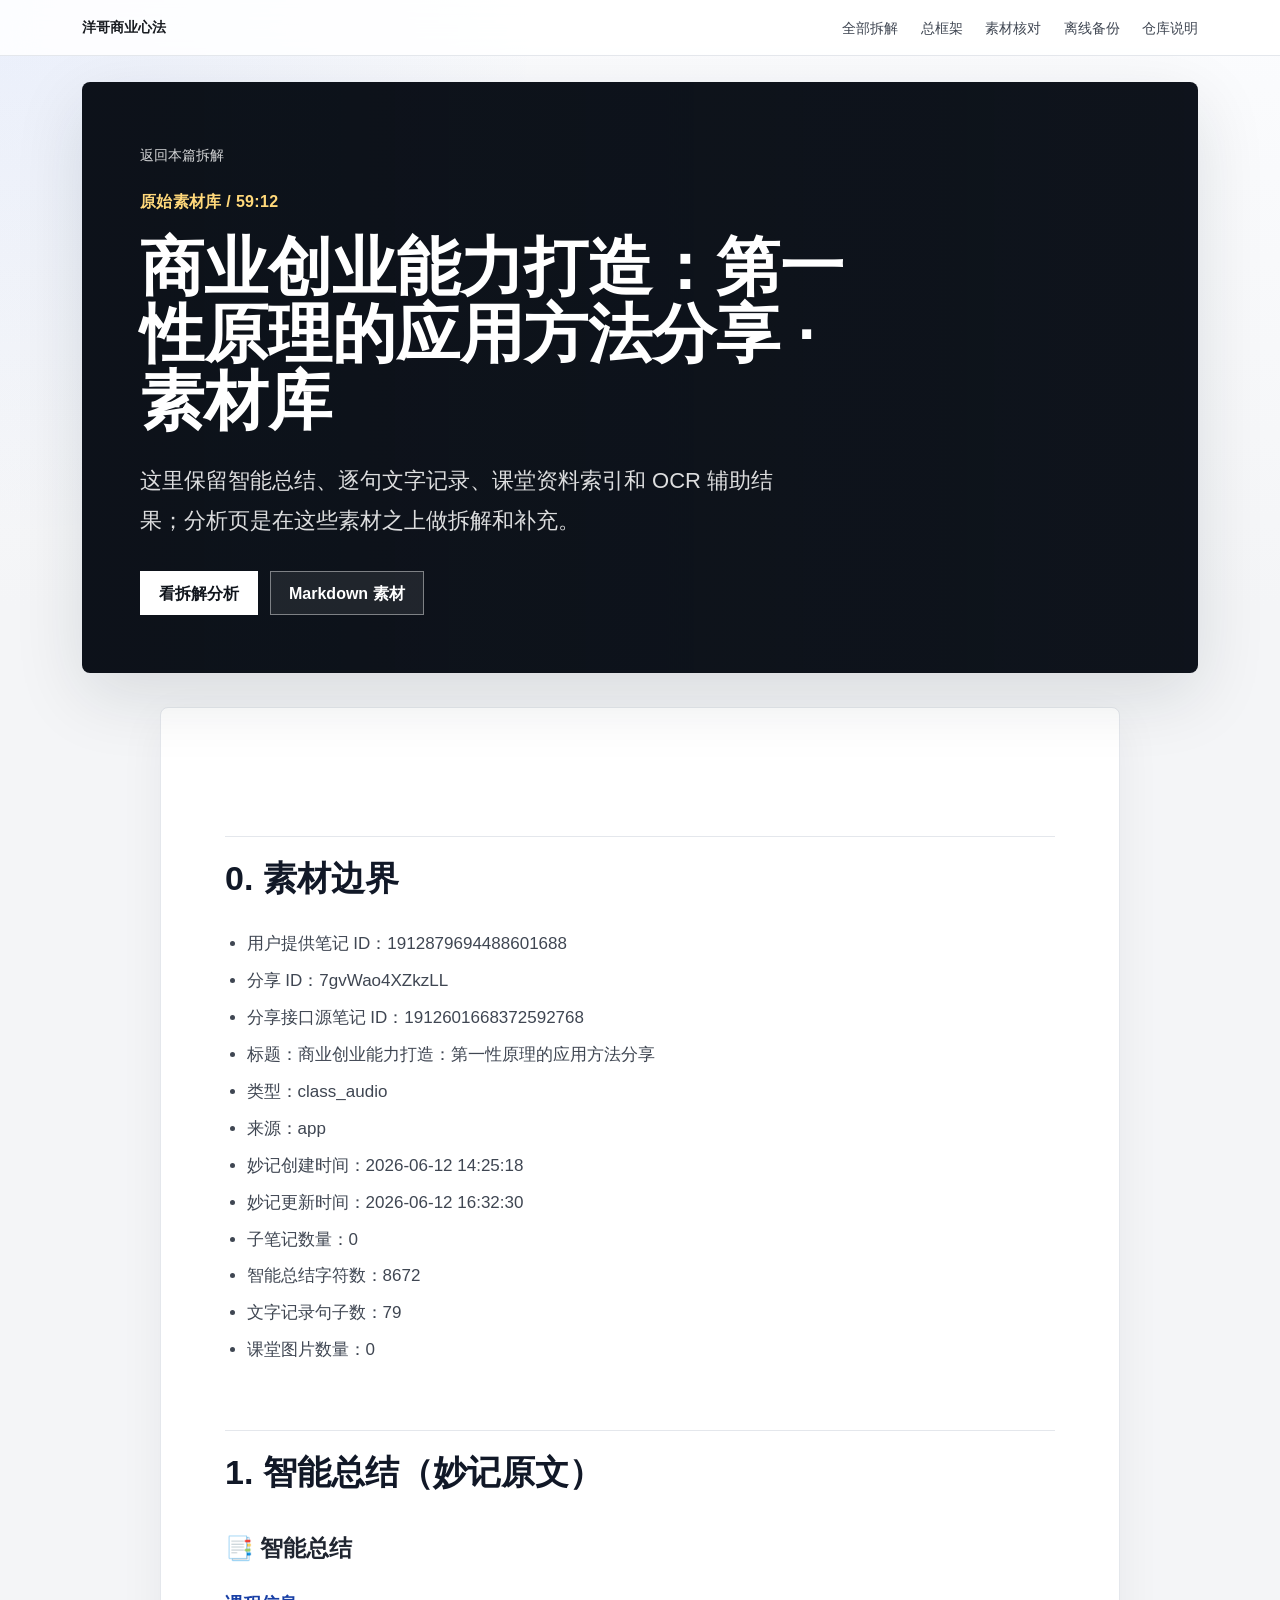
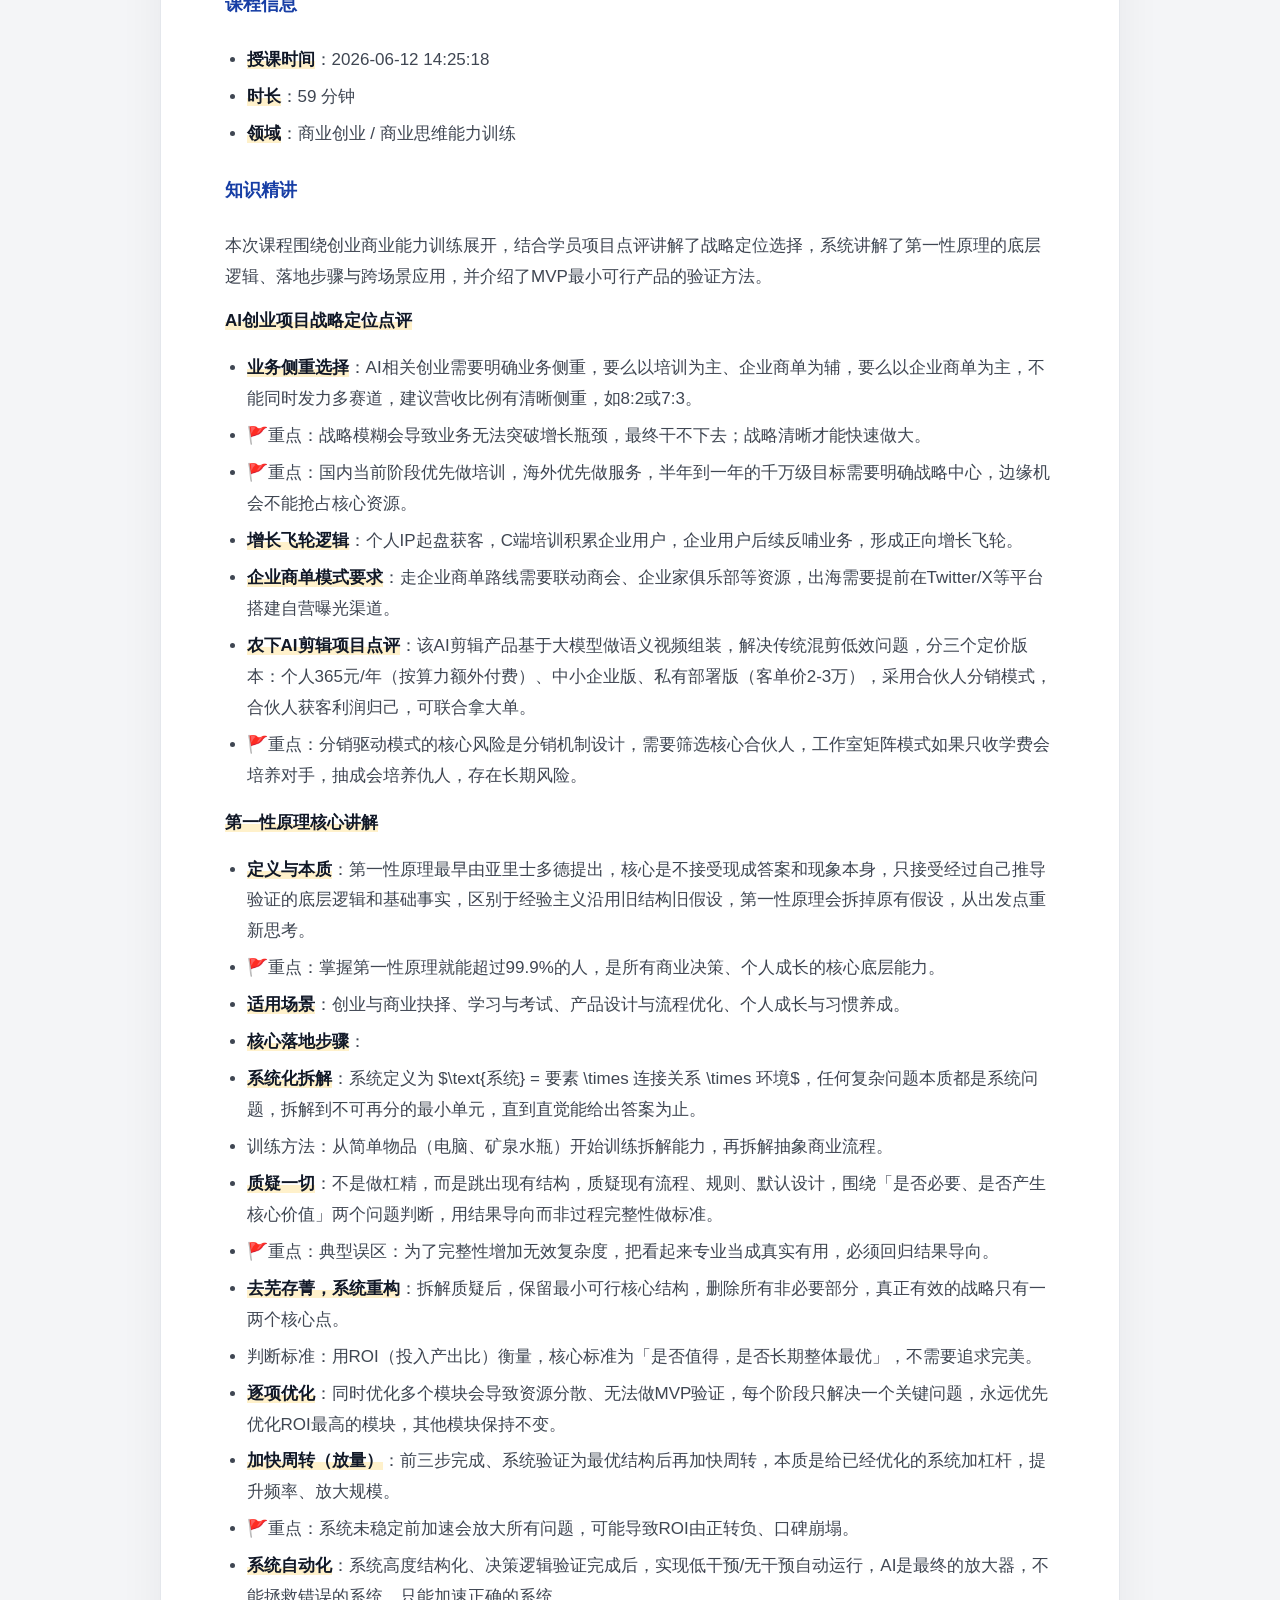
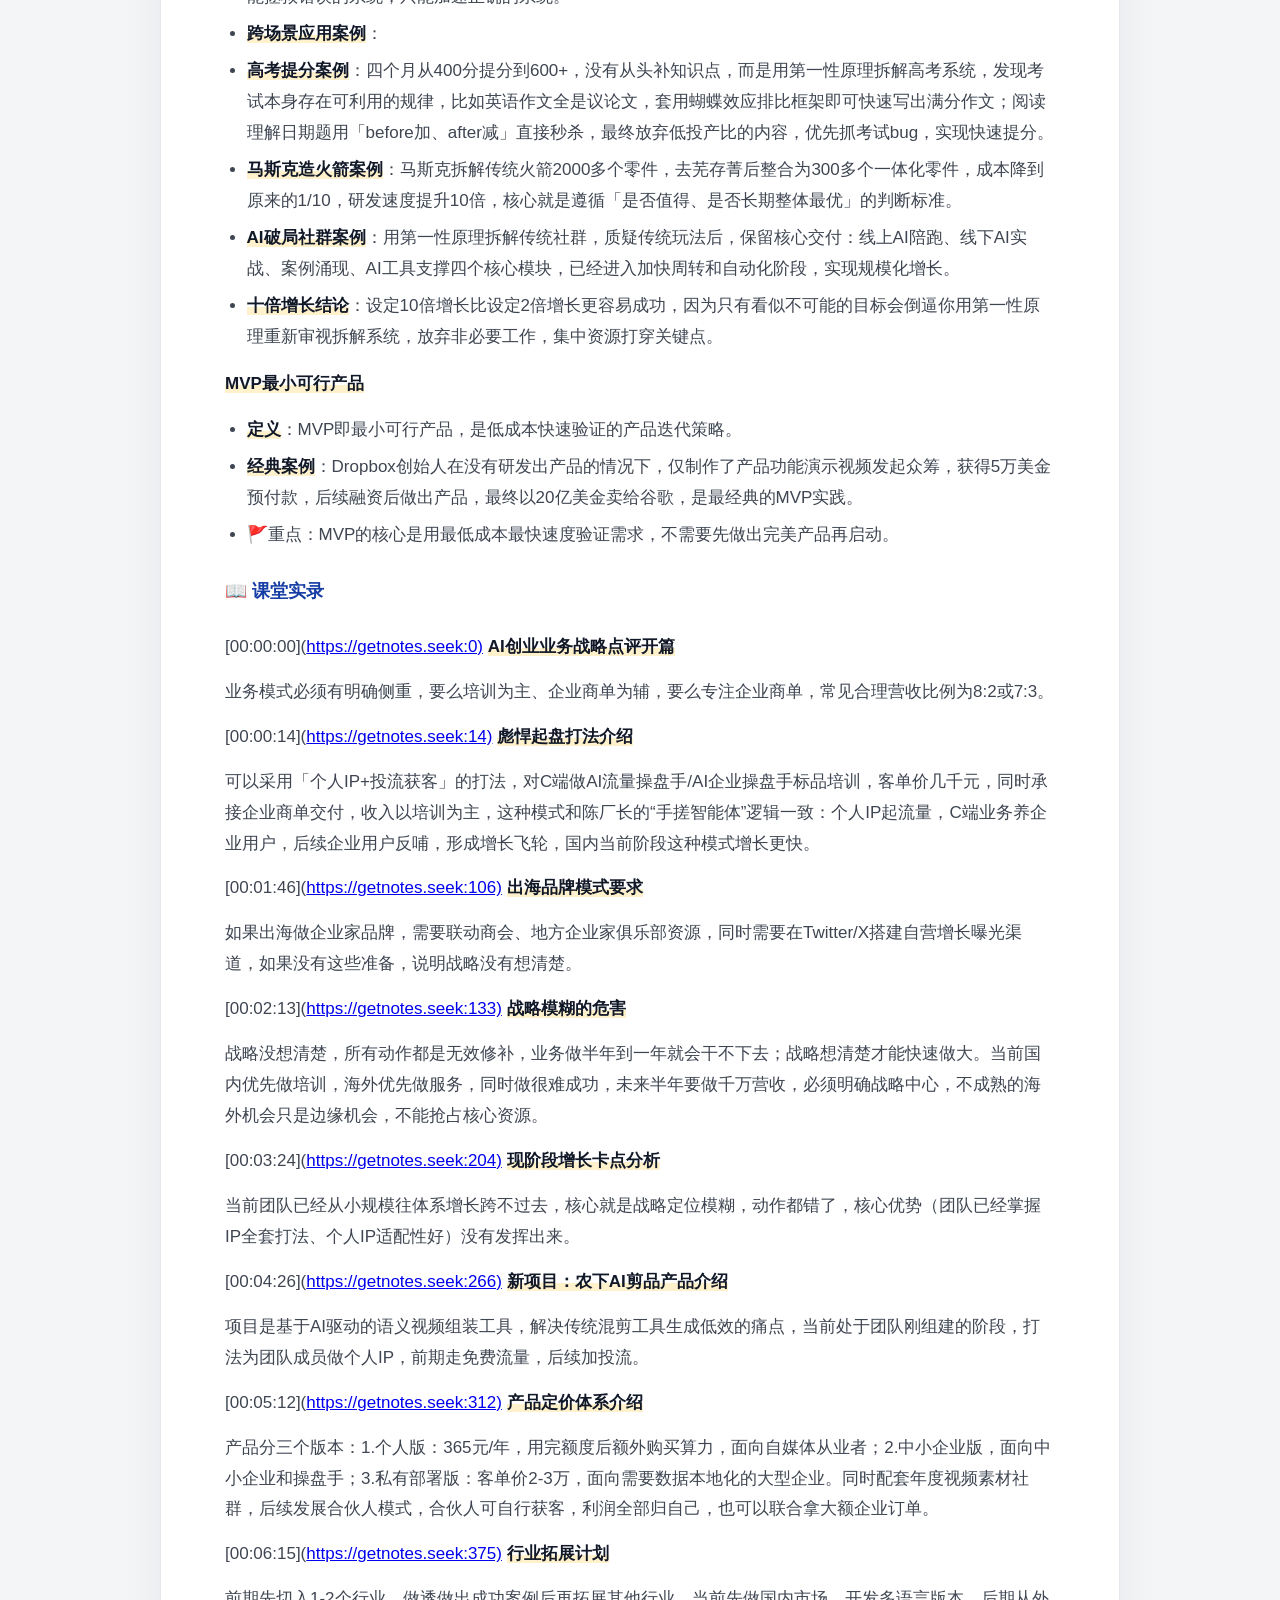
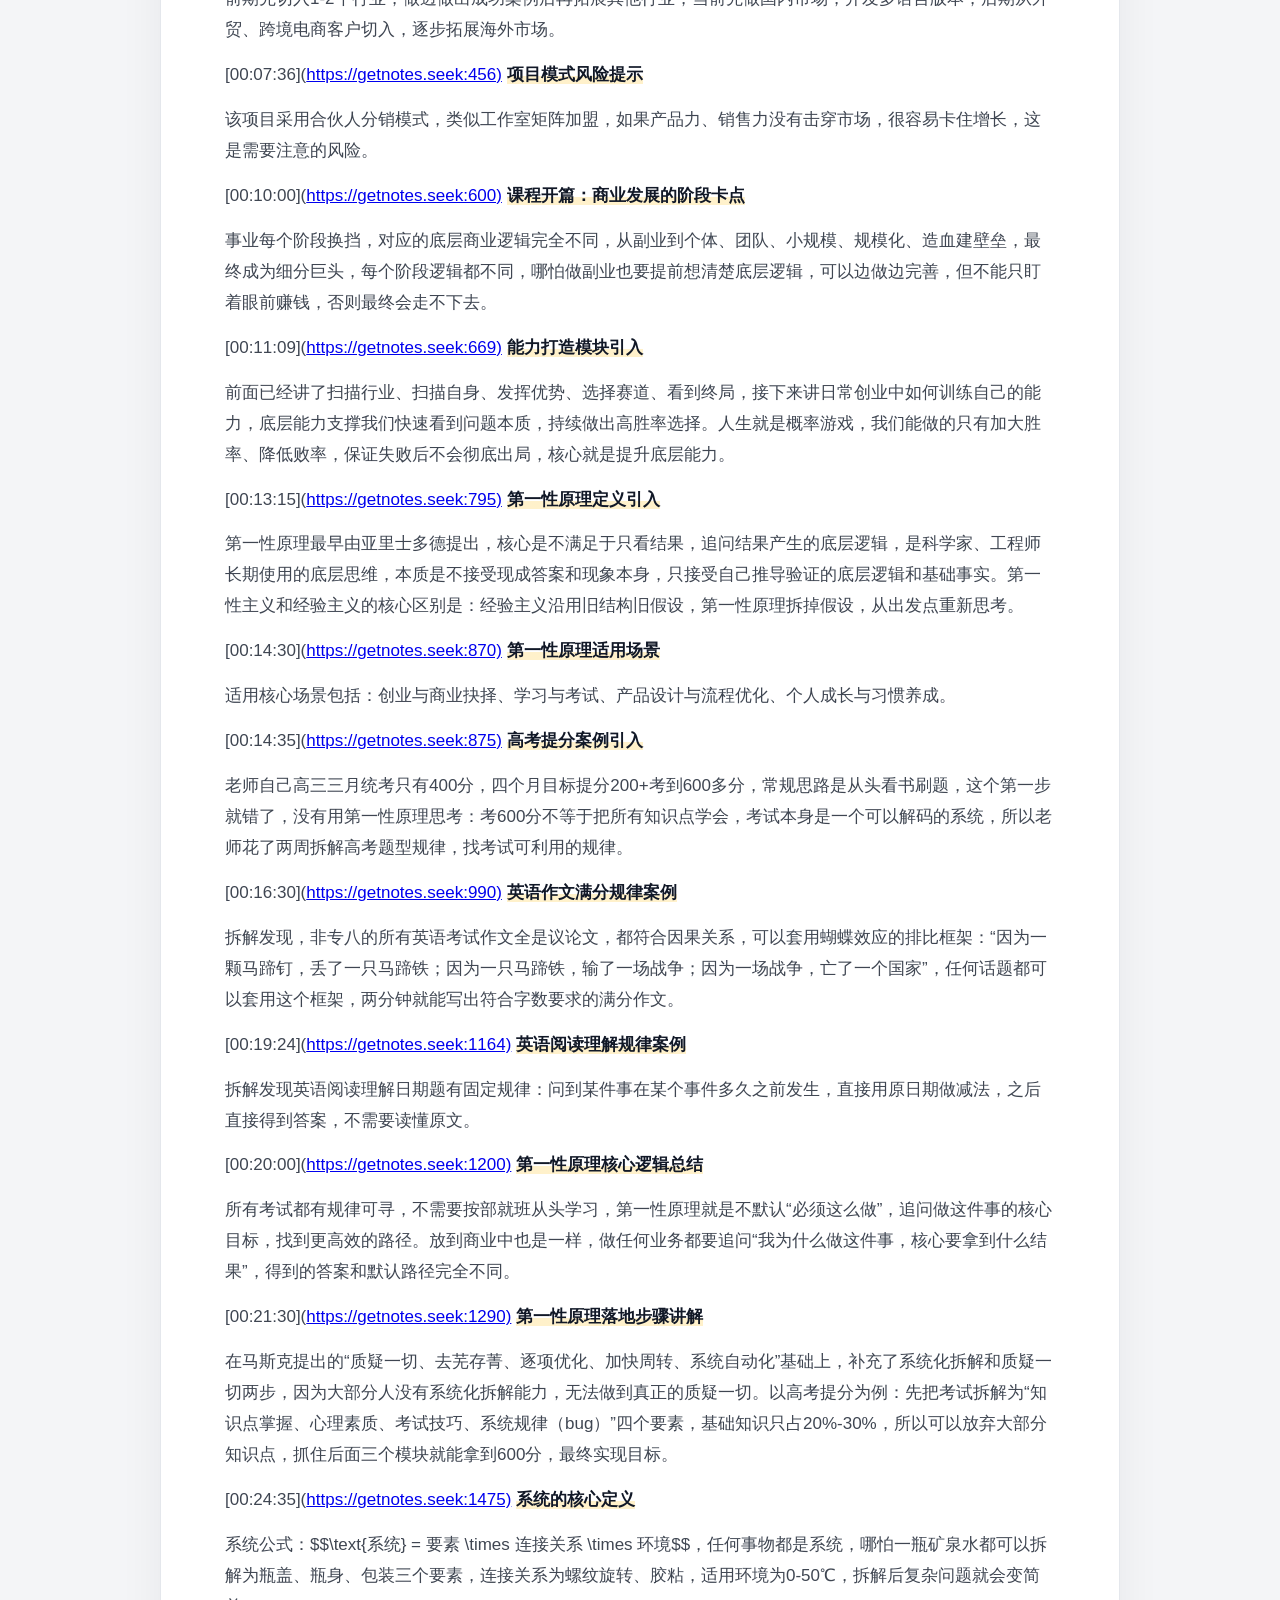
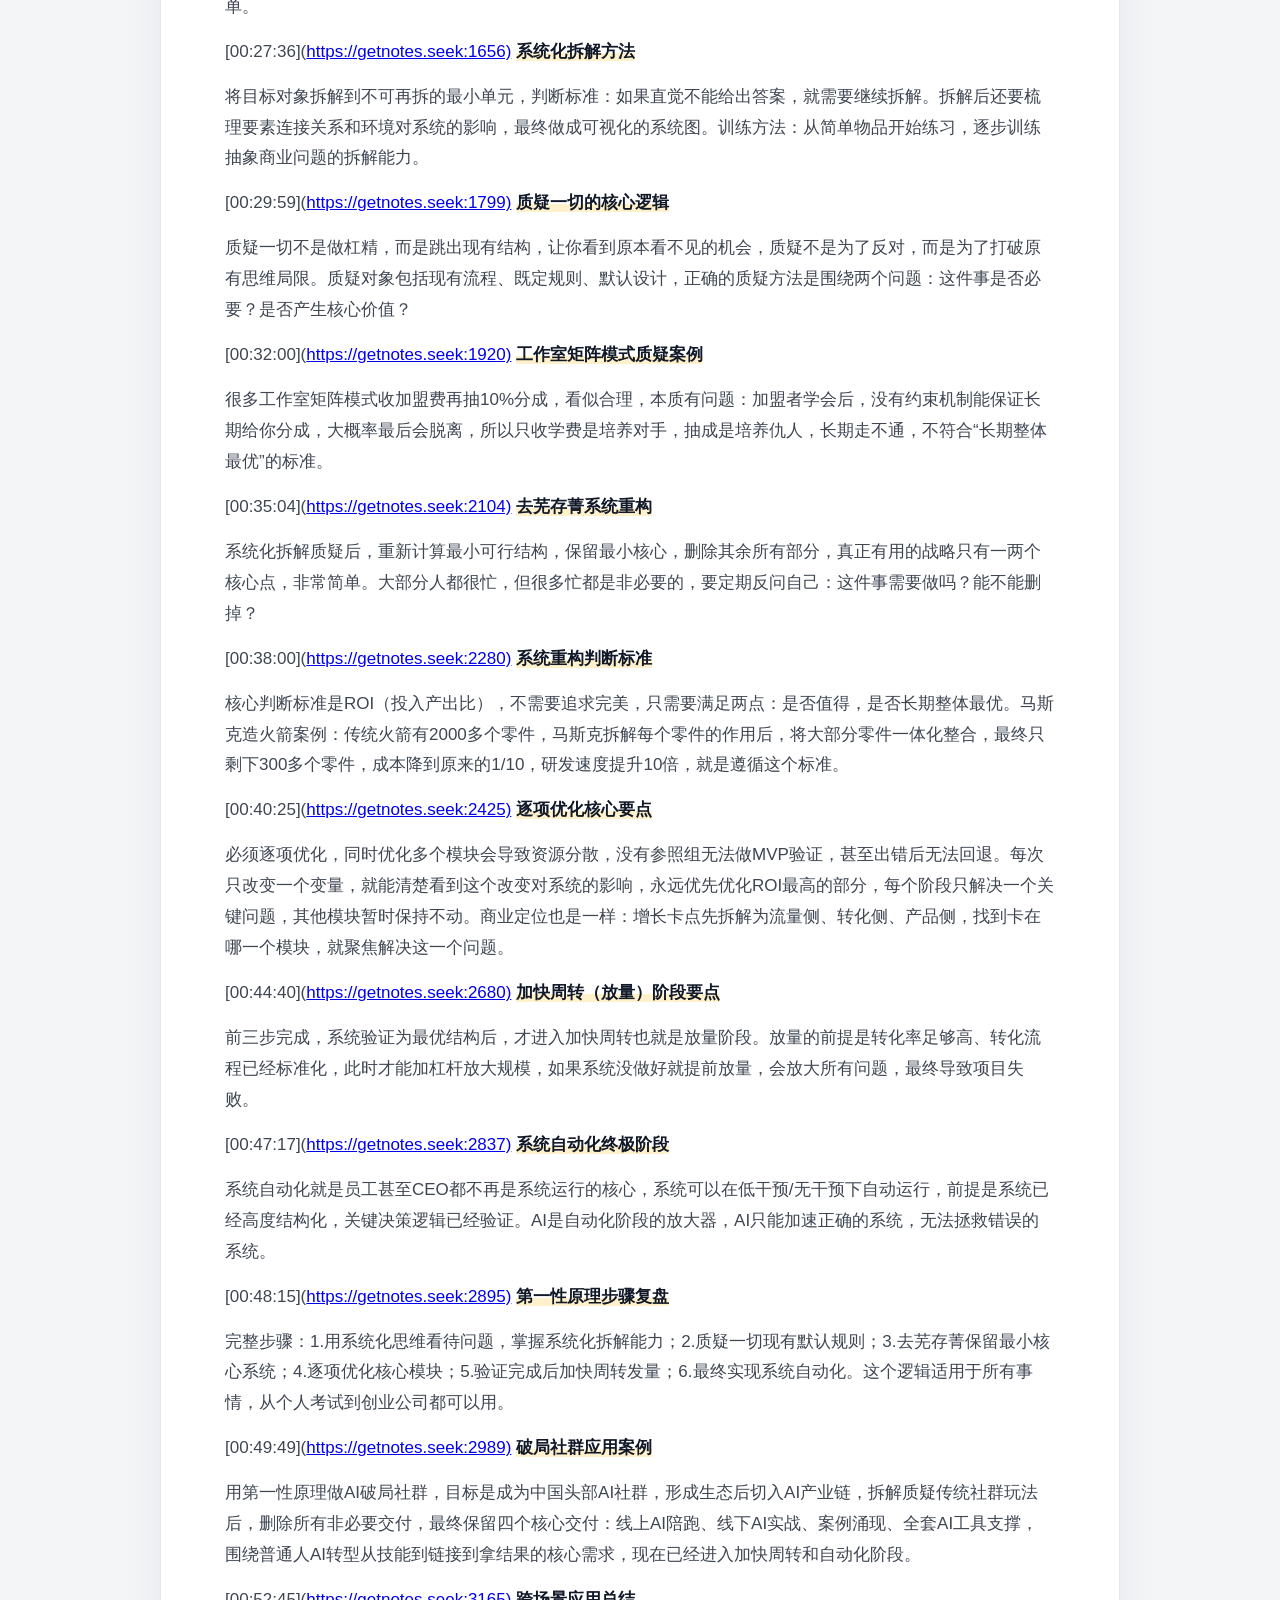
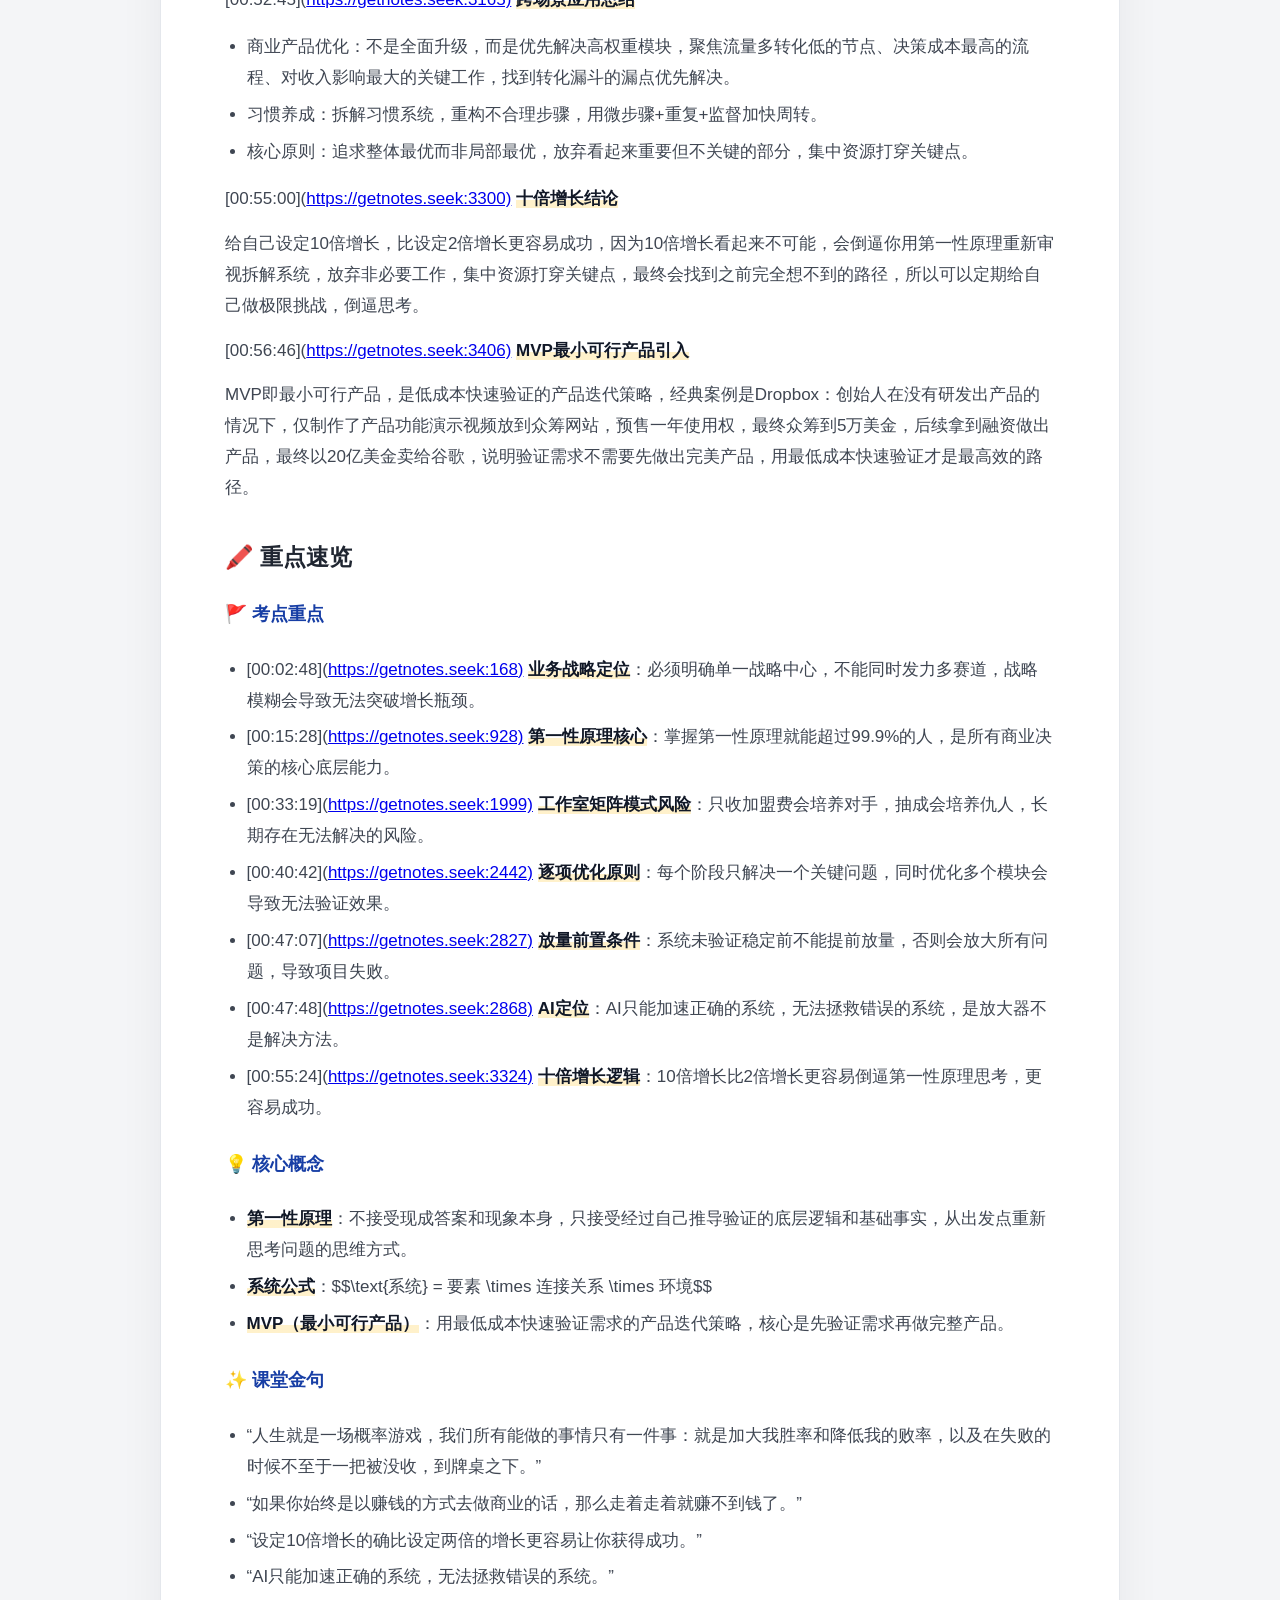
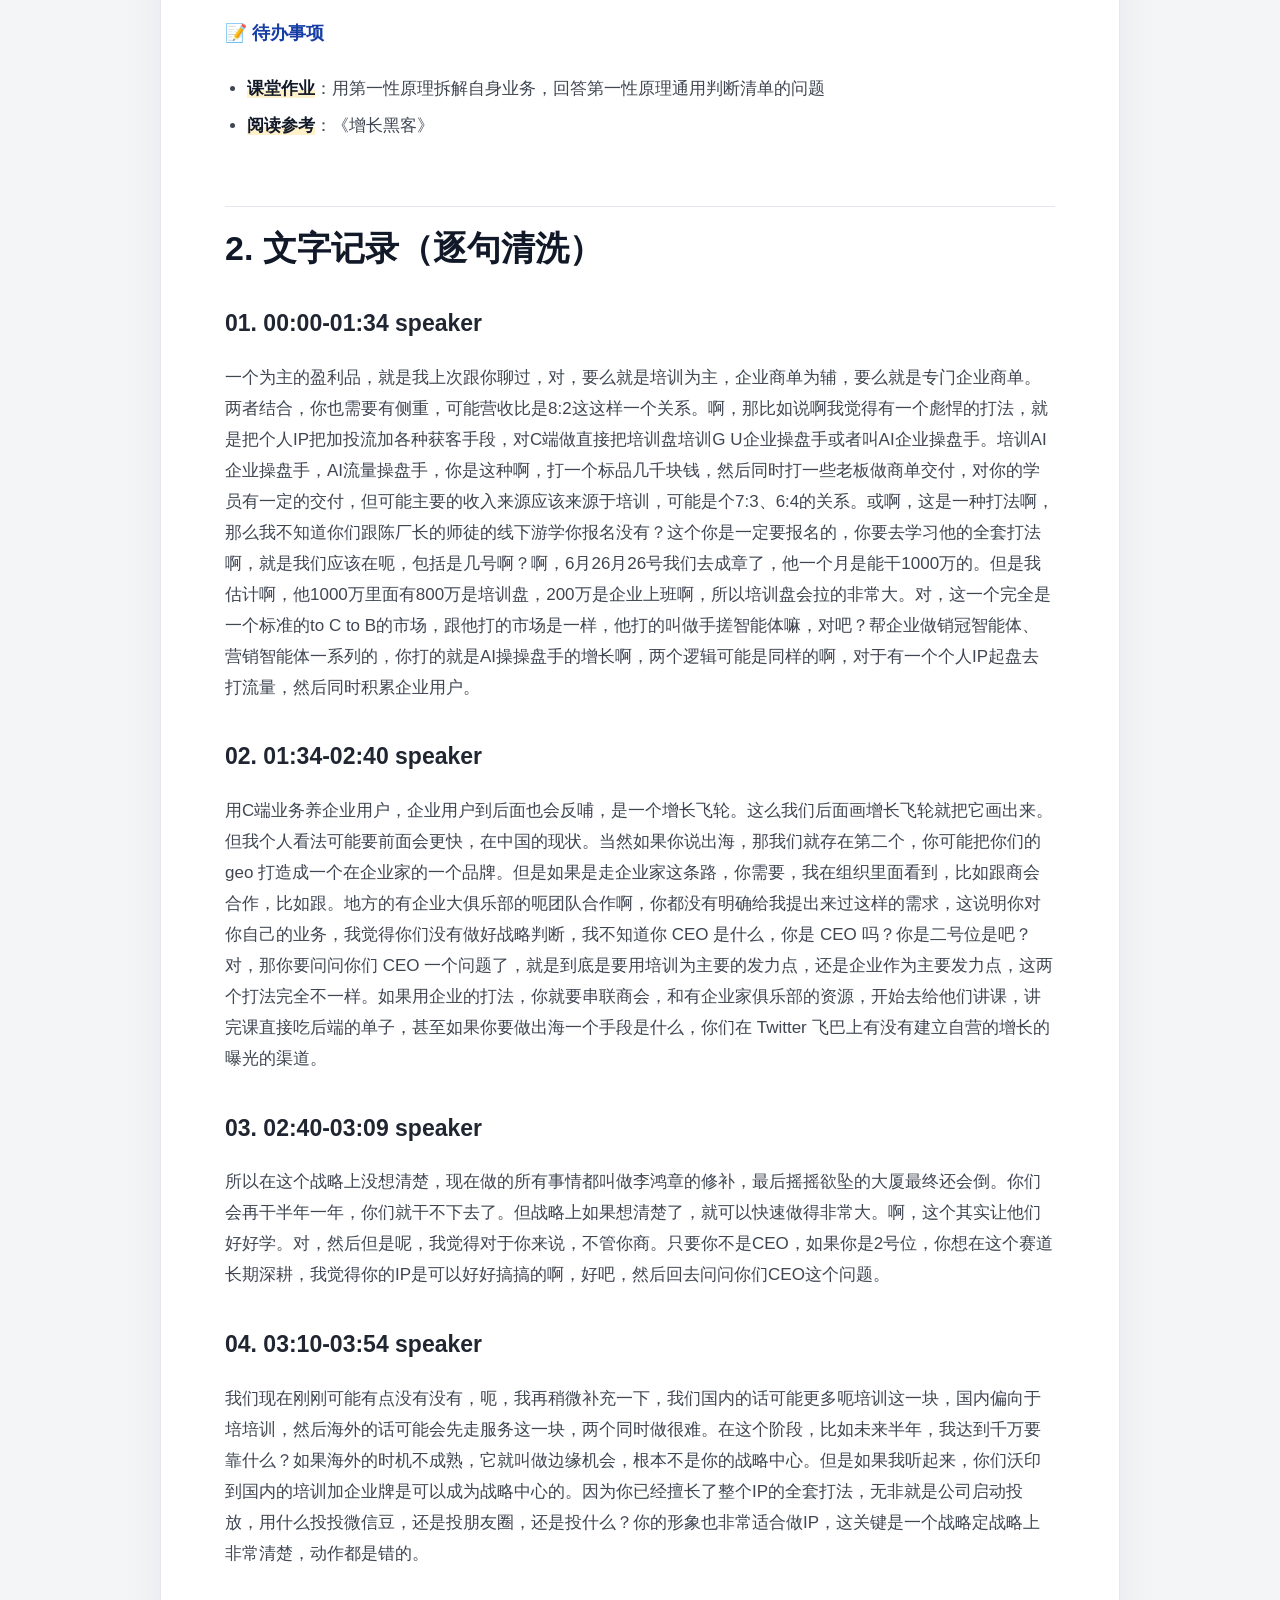
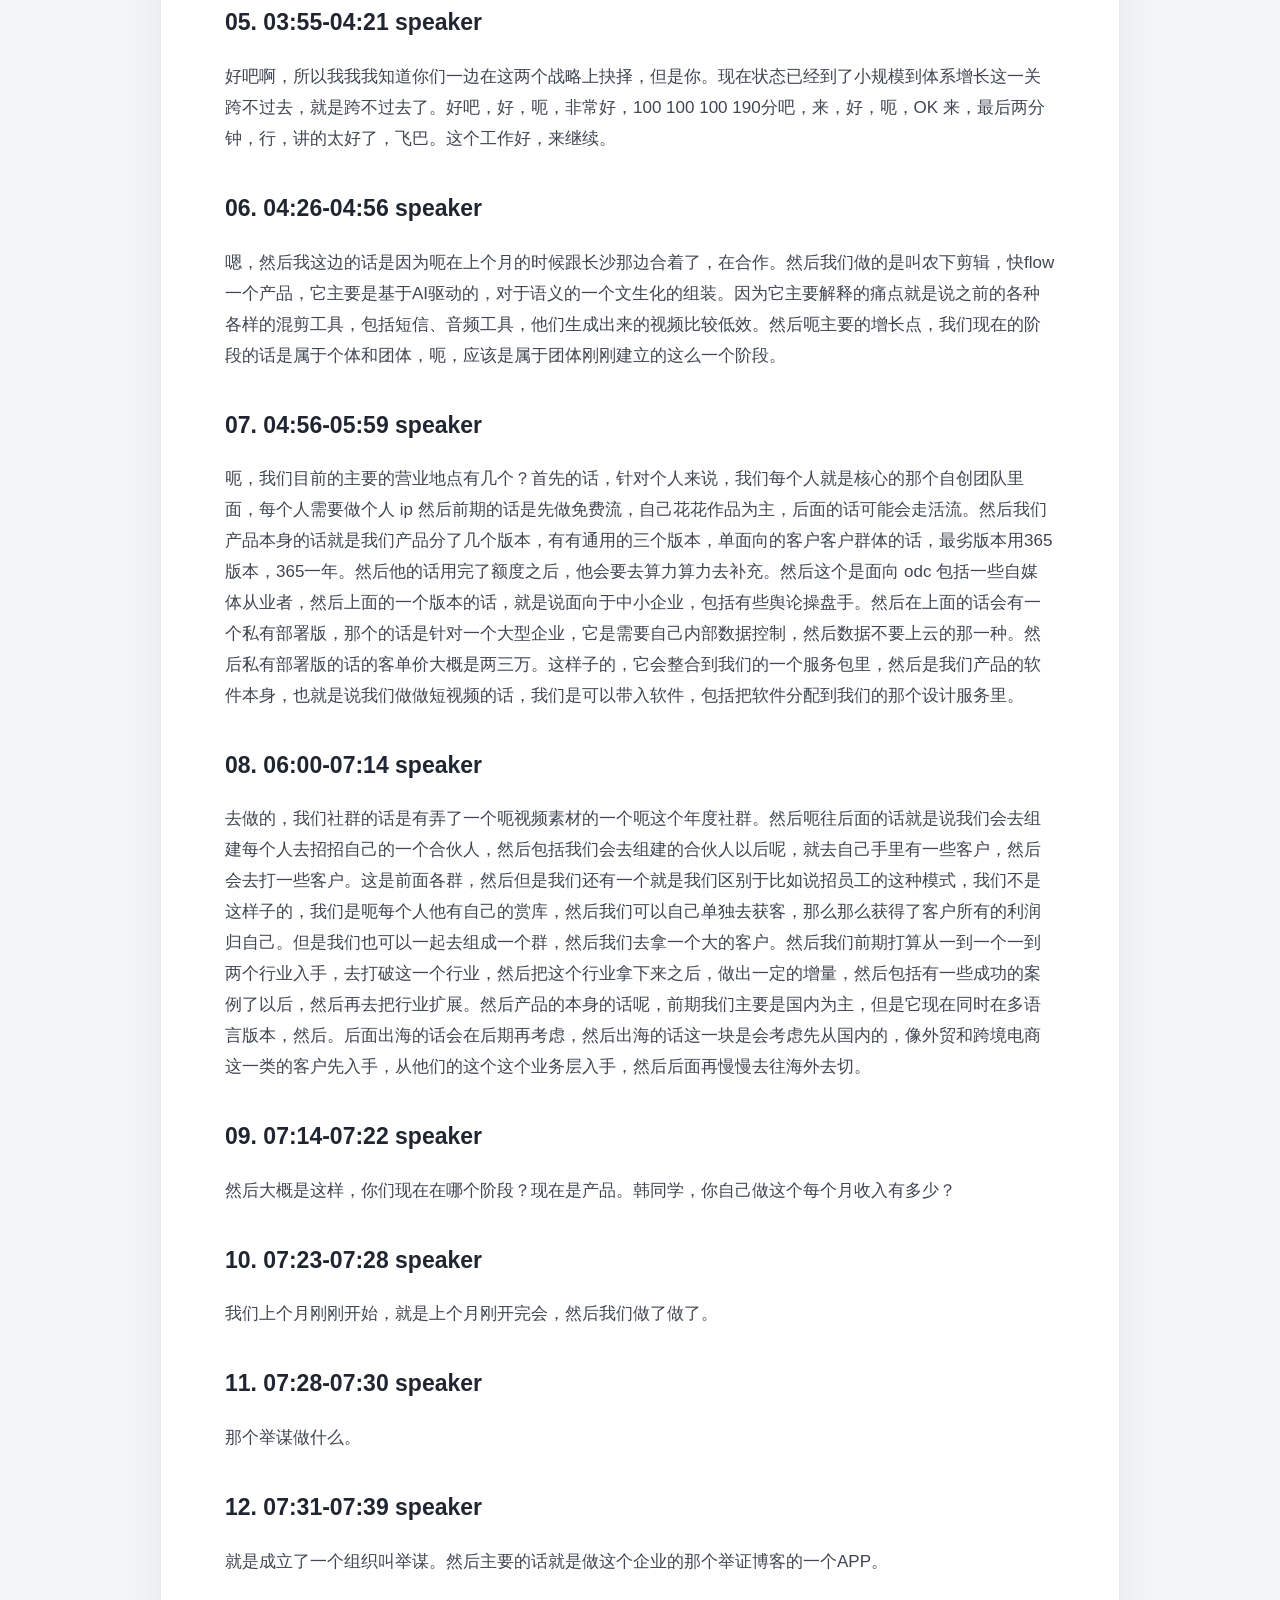
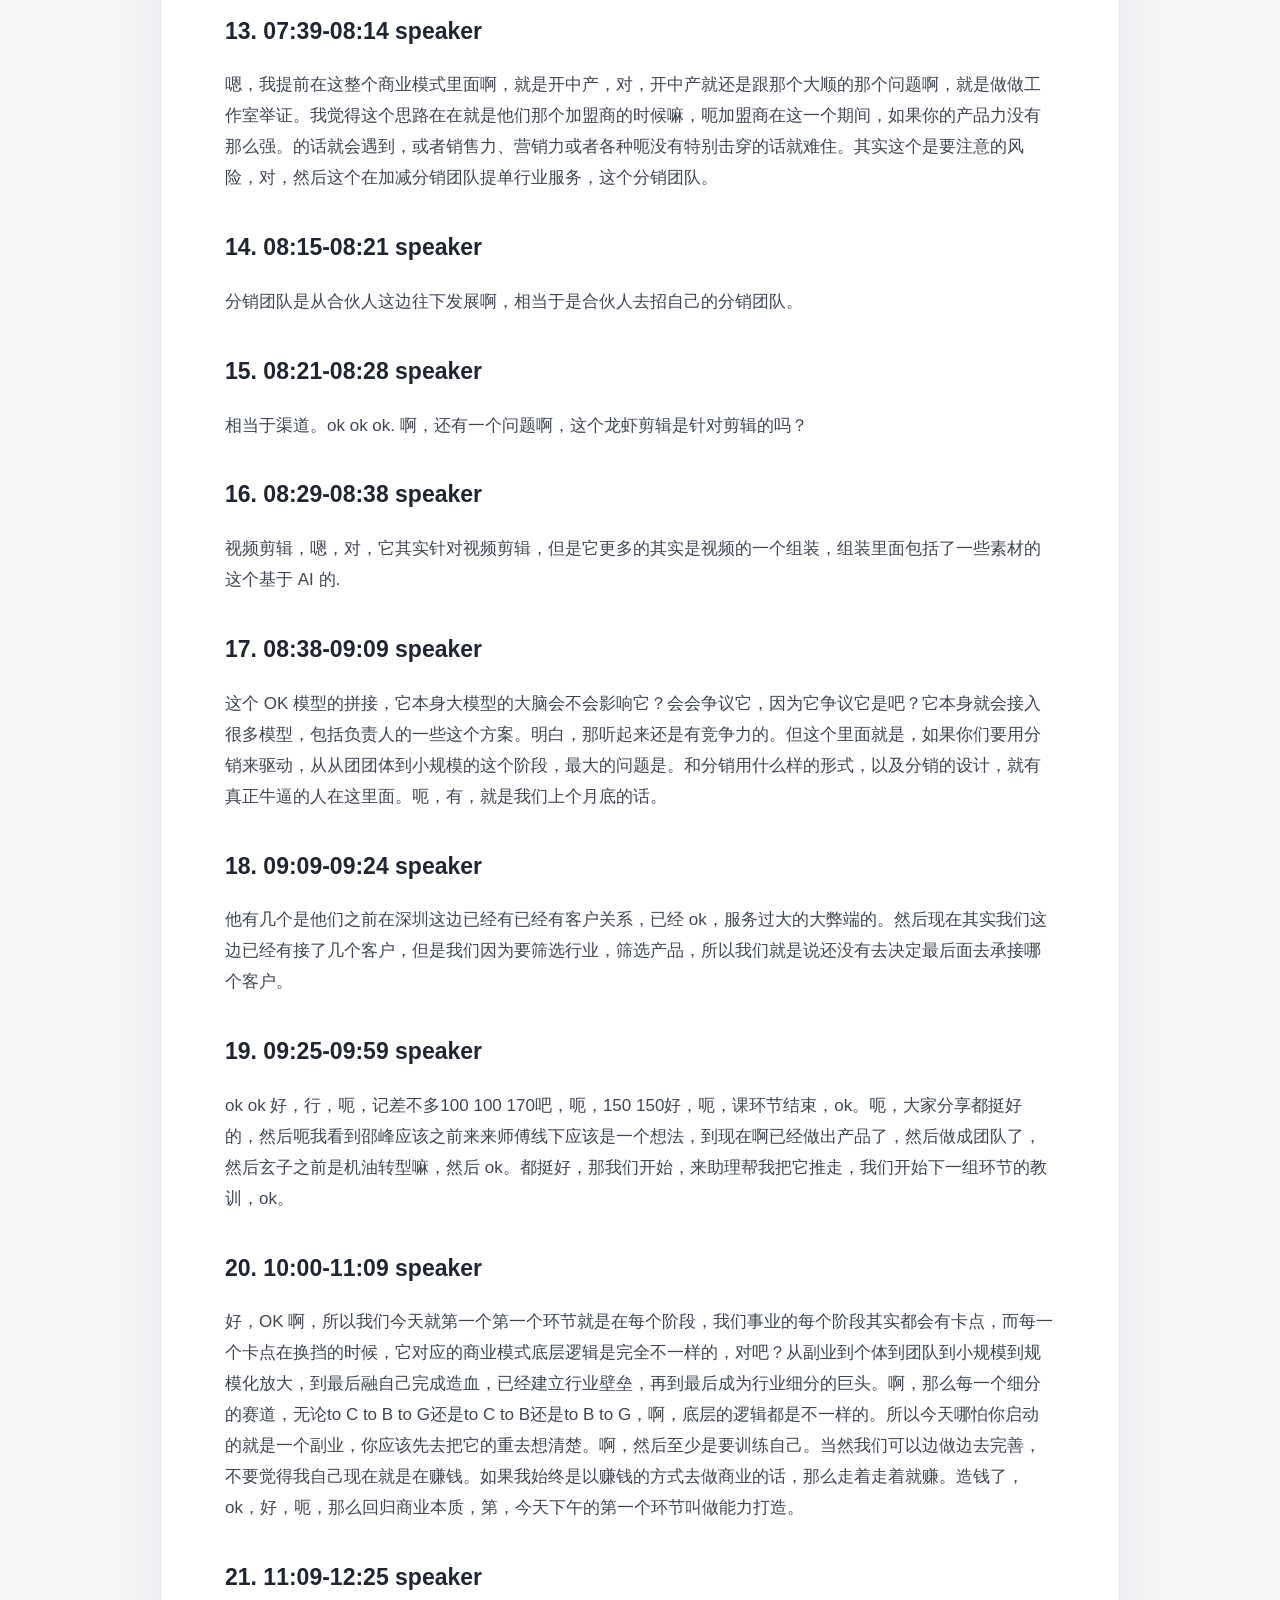
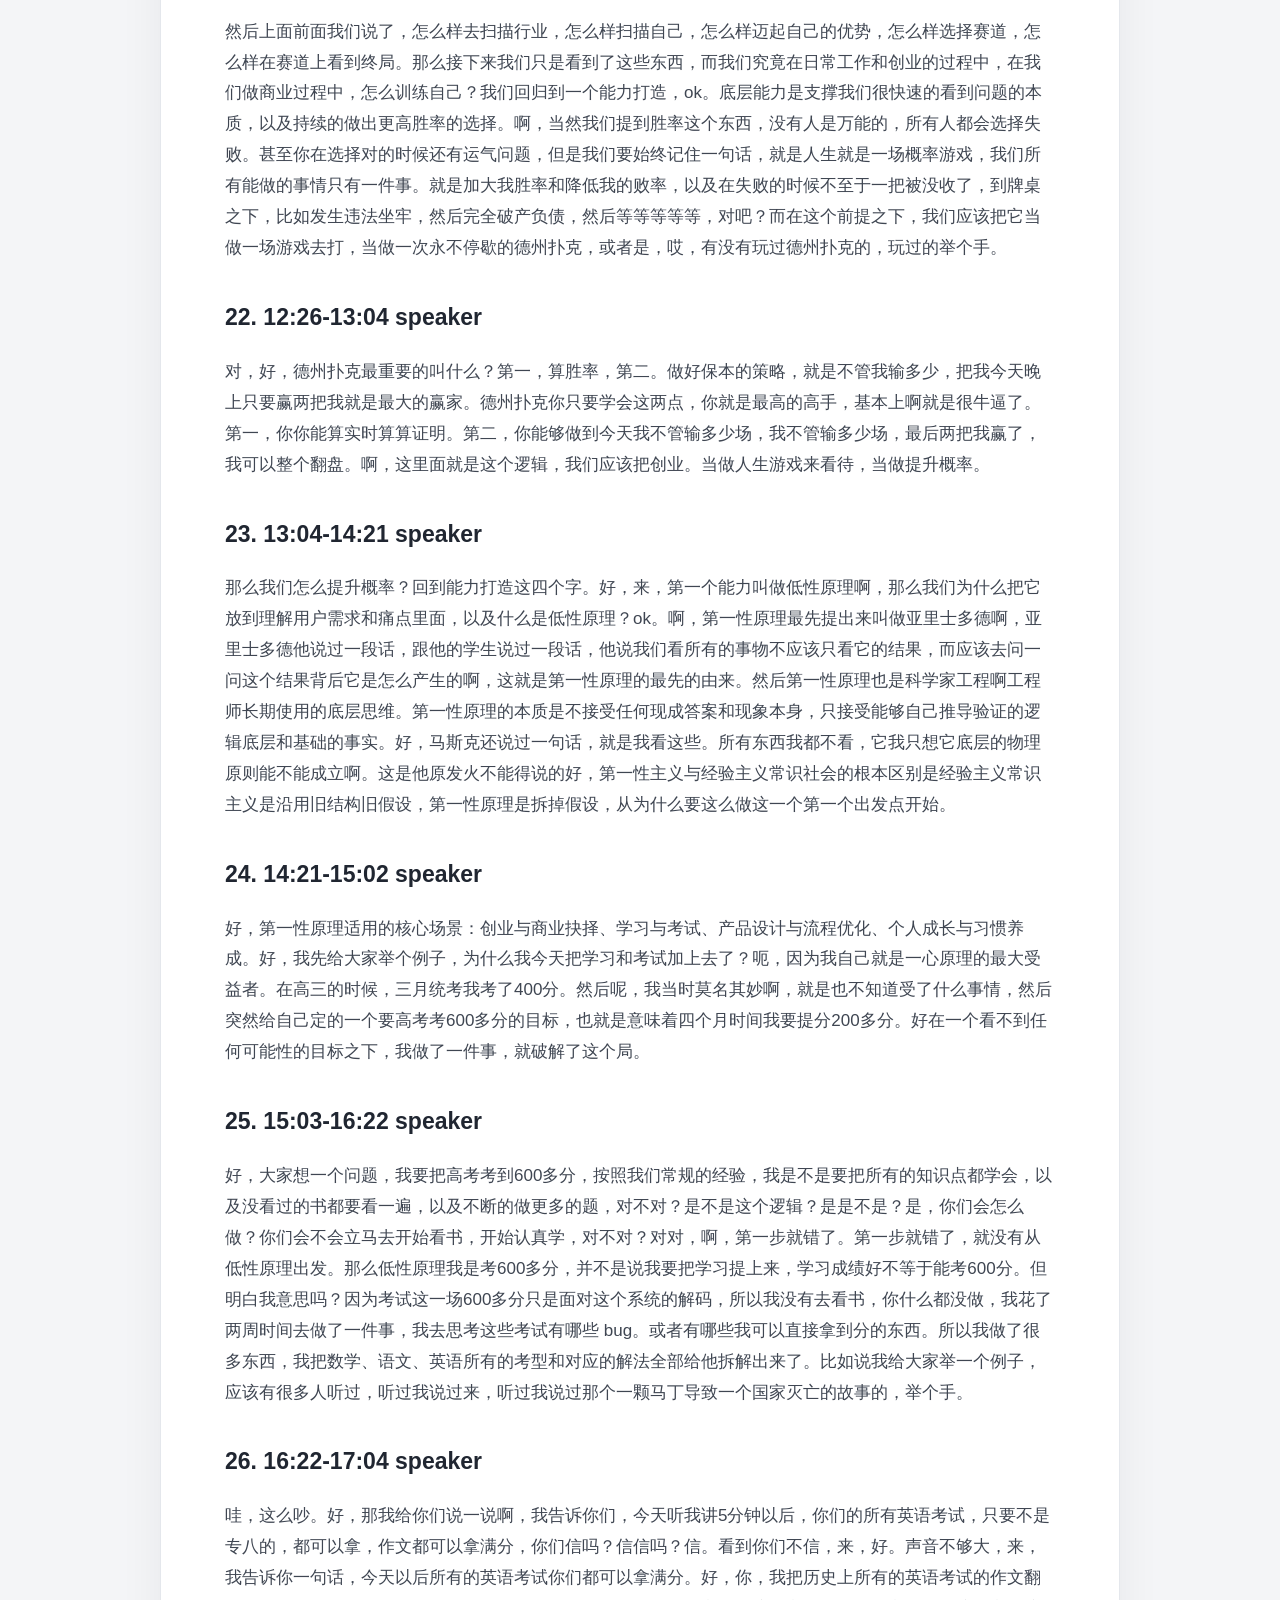
<file: notes/1912879694488601688/materials.html>
<!doctype html>
<html lang="zh-CN">
<head>
  <meta charset="utf-8">
  <meta name="viewport" content="width=device-width, initial-scale=1">
  <title>商业创业能力打造：第一性原理的应用方法分享 · 智能总结与逐字稿</title>
  <meta name="description" content="妙记智能总结、文字记录和课堂资料清洗版素材库。">
  <link rel="stylesheet" href="../../styles.css">
</head>
<body>
<header class="site-header">
    <nav>
      <a href="../../index.html" class="brand">洋哥商业心法</a>
      <div>
        <a href="../../index.html#notes">全部拆解</a>
        <a href="../../index.html#framework">总框架</a>
        <a href="../../audit.html">素材核对</a>
        <a href="../../archive.html">离线备份</a>
        <a href="../../README.md">仓库说明</a>
      </div>
    </nav>
  </header>
  <main id="top">
    <section class="article-hero">
      <div class="article-hero-copy">
        <a class="back-link" href="index.html">返回本篇拆解</a>
        <p class="meta">原始素材库 / 59:12</p>
        <h1>商业创业能力打造：第一性原理的应用方法分享 · 素材库</h1>
        <p class="lead">这里保留智能总结、逐句文字记录、课堂资料索引和 OCR 辅助结果；分析页是在这些素材之上做拆解和补充。</p>
        <div class="actions">
          <a class="button primary" href="index.html">看拆解分析</a>
          <a class="button ghost" href="sources/normalized-materials.md">Markdown 素材</a>
        </div>
      </div>
    </section>

    <article class="content source-content">

<h2 id="0-素材边界">0. 素材边界</h2>
<ul>
<li>用户提供笔记 ID：1912879694488601688</li>
<li>分享 ID：7gvWao4XZkzLL</li>
<li>分享接口源笔记 ID：1912601668372592768</li>
<li>标题：商业创业能力打造：第一性原理的应用方法分享</li>
<li>类型：class_audio</li>
<li>来源：app</li>
<li>妙记创建时间：2026-06-12 14:25:18</li>
<li>妙记更新时间：2026-06-12 16:32:30</li>
<li>子笔记数量：0</li>
<li>智能总结字符数：8672</li>
<li>文字记录句子数：79</li>
<li>课堂图片数量：0</li>
</ul>
<h2 id="1-智能总结-妙记原文">1. 智能总结（妙记原文）</h2>
<h3 id="智能总结">📑 智能总结</h3>
<h4 id="课程信息">课程信息</h4>
<ul>
<li><strong>授课时间</strong>：2026-06-12 14:25:18</li>
<li><strong>时长</strong>：59 分钟</li>
<li><strong>领域</strong>：商业创业 / 商业思维能力训练</li>
</ul>
<h4 id="知识精讲">知识精讲</h4>
<p>本次课程围绕创业商业能力训练展开，结合学员项目点评讲解了战略定位选择，系统讲解了第一性原理的底层逻辑、落地步骤与跨场景应用，并介绍了MVP最小可行产品的验证方法。</p>
<p><strong>AI创业项目战略定位点评</strong></p>
<ul>
<li><strong>业务侧重选择</strong>：AI相关创业需要明确业务侧重，要么以培训为主、企业商单为辅，要么以企业商单为主，不能同时发力多赛道，建议营收比例有清晰侧重，如8:2或7:3。</li>
<li>🚩重点：战略模糊会导致业务无法突破增长瓶颈，最终干不下去；战略清晰才能快速做大。</li>
<li>🚩重点：国内当前阶段优先做培训，海外优先做服务，半年到一年的千万级目标需要明确战略中心，边缘机会不能抢占核心资源。</li>
<li><strong>增长飞轮逻辑</strong>：个人IP起盘获客，C端培训积累企业用户，企业用户后续反哺业务，形成正向增长飞轮。</li>
<li><strong>企业商单模式要求</strong>：走企业商单路线需要联动商会、企业家俱乐部等资源，出海需要提前在Twitter/X等平台搭建自营曝光渠道。</li>
<li><strong>农下AI剪辑项目点评</strong>：该AI剪辑产品基于大模型做语义视频组装，解决传统混剪低效问题，分三个定价版本：个人365元/年（按算力额外付费）、中小企业版、私有部署版（客单价2-3万），采用合伙人分销模式，合伙人获客利润归己，可联合拿大单。</li>
<li>🚩重点：分销驱动模式的核心风险是分销机制设计，需要筛选核心合伙人，工作室矩阵模式如果只收学费会培养对手，抽成会培养仇人，存在长期风险。</li>
</ul>
<p><strong>第一性原理核心讲解</strong></p>
<ul>
<li><strong>定义与本质</strong>：第一性原理最早由亚里士多德提出，核心是不接受现成答案和现象本身，只接受经过自己推导验证的底层逻辑和基础事实，区别于经验主义沿用旧结构旧假设，第一性原理会拆掉原有假设，从出发点重新思考。</li>
<li>🚩重点：掌握第一性原理就能超过99.9%的人，是所有商业决策、个人成长的核心底层能力。</li>
<li><strong>适用场景</strong>：创业与商业抉择、学习与考试、产品设计与流程优化、个人成长与习惯养成。</li>
<li><strong>核心落地步骤</strong>：</li>
<li><strong>系统化拆解</strong>：系统定义为 $\text{系统} = 要素 \times 连接关系 \times 环境$，任何复杂问题本质都是系统问题，拆解到不可再分的最小单元，直到直觉能给出答案为止。</li>
<li>训练方法：从简单物品（电脑、矿泉水瓶）开始训练拆解能力，再拆解抽象商业流程。</li>
<li><strong>质疑一切</strong>：不是做杠精，而是跳出现有结构，质疑现有流程、规则、默认设计，围绕「是否必要、是否产生核心价值」两个问题判断，用结果导向而非过程完整性做标准。</li>
<li>🚩重点：典型误区：为了完整性增加无效复杂度，把看起来专业当成真实有用，必须回归结果导向。</li>
<li><strong>去芜存菁，系统重构</strong>：拆解质疑后，保留最小可行核心结构，删除所有非必要部分，真正有效的战略只有一两个核心点。</li>
<li>判断标准：用ROI（投入产出比）衡量，核心标准为「是否值得，是否长期整体最优」，不需要追求完美。</li>
<li><strong>逐项优化</strong>：同时优化多个模块会导致资源分散、无法做MVP验证，每个阶段只解决一个关键问题，永远优先优化ROI最高的模块，其他模块保持不变。</li>
<li><strong>加快周转（放量）</strong>：前三步完成、系统验证为最优结构后再加快周转，本质是给已经优化的系统加杠杆，提升频率、放大规模。</li>
<li>🚩重点：系统未稳定前加速会放大所有问题，可能导致ROI由正转负、口碑崩塌。</li>
<li><strong>系统自动化</strong>：系统高度结构化、决策逻辑验证完成后，实现低干预/无干预自动运行，AI是最终的放大器，不能拯救错误的系统，只能加速正确的系统。</li>
<li><strong>跨场景应用案例</strong>：</li>
<li><strong>高考提分案例</strong>：四个月从400分提分到600+，没有从头补知识点，而是用第一性原理拆解高考系统，发现考试本身存在可利用的规律，比如英语作文全是议论文，套用蝴蝶效应排比框架即可快速写出满分作文；阅读理解日期题用「before加、after减」直接秒杀，最终放弃低投产比的内容，优先抓考试bug，实现快速提分。</li>
<li><strong>马斯克造火箭案例</strong>：马斯克拆解传统火箭2000多个零件，去芜存菁后整合为300多个一体化零件，成本降到原来的1/10，研发速度提升10倍，核心就是遵循「是否值得、是否长期整体最优」的判断标准。</li>
<li><strong>AI破局社群案例</strong>：用第一性原理拆解传统社群，质疑传统玩法后，保留核心交付：线上AI陪跑、线下AI实战、案例涌现、AI工具支撑四个核心模块，已经进入加快周转和自动化阶段，实现规模化增长。</li>
<li><strong>十倍增长结论</strong>：设定10倍增长比设定2倍增长更容易成功，因为只有看似不可能的目标会倒逼你用第一性原理重新审视拆解系统，放弃非必要工作，集中资源打穿关键点。</li>
</ul>
<p><strong>MVP最小可行产品</strong></p>
<ul>
<li><strong>定义</strong>：MVP即最小可行产品，是低成本快速验证的产品迭代策略。</li>
<li><strong>经典案例</strong>：Dropbox创始人在没有研发出产品的情况下，仅制作了产品功能演示视频发起众筹，获得5万美金预付款，后续融资后做出产品，最终以20亿美金卖给谷歌，是最经典的MVP实践。</li>
<li>🚩重点：MVP的核心是用最低成本最快速度验证需求，不需要先做出完美产品再启动。</li>
</ul>
<h4 id="课堂实录">📖 课堂实录</h4>
<p>[00:00:00](<a href="https://getnotes.seek:0)" target="_blank" rel="noreferrer">https://getnotes.seek:0)</a> <strong>AI创业业务战略点评开篇</strong></p>
<p>业务模式必须有明确侧重，要么培训为主、企业商单为辅，要么专注企业商单，常见合理营收比例为8:2或7:3。</p>
<p>[00:00:14](<a href="https://getnotes.seek:14)" target="_blank" rel="noreferrer">https://getnotes.seek:14)</a> <strong>彪悍起盘打法介绍</strong></p>
<p>可以采用「个人IP+投流获客」的打法，对C端做AI流量操盘手/AI企业操盘手标品培训，客单价几千元，同时承接企业商单交付，收入以培训为主，这种模式和陈厂长的“手搓智能体”逻辑一致：个人IP起流量，C端业务养企业用户，后续企业用户反哺，形成增长飞轮，国内当前阶段这种模式增长更快。</p>
<p>[00:01:46](<a href="https://getnotes.seek:106)" target="_blank" rel="noreferrer">https://getnotes.seek:106)</a> <strong>出海品牌模式要求</strong></p>
<p>如果出海做企业家品牌，需要联动商会、地方企业家俱乐部资源，同时需要在Twitter/X搭建自营增长曝光渠道，如果没有这些准备，说明战略没有想清楚。</p>
<p>[00:02:13](<a href="https://getnotes.seek:133)" target="_blank" rel="noreferrer">https://getnotes.seek:133)</a> <strong>战略模糊的危害</strong></p>
<p>战略没想清楚，所有动作都是无效修补，业务做半年到一年就会干不下去；战略想清楚才能快速做大。当前国内优先做培训，海外优先做服务，同时做很难成功，未来半年要做千万营收，必须明确战略中心，不成熟的海外机会只是边缘机会，不能抢占核心资源。</p>
<p>[00:03:24](<a href="https://getnotes.seek:204)" target="_blank" rel="noreferrer">https://getnotes.seek:204)</a> <strong>现阶段增长卡点分析</strong></p>
<p>当前团队已经从小规模往体系增长跨不过去，核心就是战略定位模糊，动作都错了，核心优势（团队已经掌握IP全套打法、个人IP适配性好）没有发挥出来。</p>
<p>[00:04:26](<a href="https://getnotes.seek:266)" target="_blank" rel="noreferrer">https://getnotes.seek:266)</a> <strong>新项目：农下AI剪品产品介绍</strong></p>
<p>项目是基于AI驱动的语义视频组装工具，解决传统混剪工具生成低效的痛点，当前处于团队刚组建的阶段，打法为团队成员做个人IP，前期走免费流量，后续加投流。</p>
<p>[00:05:12](<a href="https://getnotes.seek:312)" target="_blank" rel="noreferrer">https://getnotes.seek:312)</a> <strong>产品定价体系介绍</strong></p>
<p>产品分三个版本：1.个人版：365元/年，用完额度后额外购买算力，面向自媒体从业者；2.中小企业版，面向中小企业和操盘手；3.私有部署版：客单价2-3万，面向需要数据本地化的大型企业。同时配套年度视频素材社群，后续发展合伙人模式，合伙人可自行获客，利润全部归自己，也可以联合拿大额企业订单。</p>
<p>[00:06:15](<a href="https://getnotes.seek:375)" target="_blank" rel="noreferrer">https://getnotes.seek:375)</a> <strong>行业拓展计划</strong></p>
<p>前期先切入1-2个行业，做透做出成功案例后再拓展其他行业，当前先做国内市场，开发多语言版本，后期从外贸、跨境电商客户切入，逐步拓展海外市场。</p>
<p>[00:07:36](<a href="https://getnotes.seek:456)" target="_blank" rel="noreferrer">https://getnotes.seek:456)</a> <strong>项目模式风险提示</strong></p>
<p>该项目采用合伙人分销模式，类似工作室矩阵加盟，如果产品力、销售力没有击穿市场，很容易卡住增长，这是需要注意的风险。</p>
<p>[00:10:00](<a href="https://getnotes.seek:600)" target="_blank" rel="noreferrer">https://getnotes.seek:600)</a> <strong>课程开篇：商业发展的阶段卡点</strong></p>
<p>事业每个阶段换挡，对应的底层商业逻辑完全不同，从副业到个体、团队、小规模、规模化、造血建壁垒，最终成为细分巨头，每个阶段逻辑都不同，哪怕做副业也要提前想清楚底层逻辑，可以边做边完善，但不能只盯着眼前赚钱，否则最终会走不下去。</p>
<p>[00:11:09](<a href="https://getnotes.seek:669)" target="_blank" rel="noreferrer">https://getnotes.seek:669)</a> <strong>能力打造模块引入</strong></p>
<p>前面已经讲了扫描行业、扫描自身、发挥优势、选择赛道、看到终局，接下来讲日常创业中如何训练自己的能力，底层能力支撑我们快速看到问题本质，持续做出高胜率选择。人生就是概率游戏，我们能做的只有加大胜率、降低败率，保证失败后不会彻底出局，核心就是提升底层能力。</p>
<p>[00:13:15](<a href="https://getnotes.seek:795)" target="_blank" rel="noreferrer">https://getnotes.seek:795)</a> <strong>第一性原理定义引入</strong></p>
<p>第一性原理最早由亚里士多德提出，核心是不满足于只看结果，追问结果产生的底层逻辑，是科学家、工程师长期使用的底层思维，本质是不接受现成答案和现象本身，只接受自己推导验证的底层逻辑和基础事实。第一性主义和经验主义的核心区别是：经验主义沿用旧结构旧假设，第一性原理拆掉假设，从出发点重新思考。</p>
<p>[00:14:30](<a href="https://getnotes.seek:870)" target="_blank" rel="noreferrer">https://getnotes.seek:870)</a> <strong>第一性原理适用场景</strong></p>
<p>适用核心场景包括：创业与商业抉择、学习与考试、产品设计与流程优化、个人成长与习惯养成。</p>
<p>[00:14:35](<a href="https://getnotes.seek:875)" target="_blank" rel="noreferrer">https://getnotes.seek:875)</a> <strong>高考提分案例引入</strong></p>
<p>老师自己高三三月统考只有400分，四个月目标提分200+考到600多分，常规思路是从头看书刷题，这个第一步就错了，没有用第一性原理思考：考600分不等于把所有知识点学会，考试本身是一个可以解码的系统，所以老师花了两周拆解高考题型规律，找考试可利用的规律。</p>
<p>[00:16:30](<a href="https://getnotes.seek:990)" target="_blank" rel="noreferrer">https://getnotes.seek:990)</a> <strong>英语作文满分规律案例</strong></p>
<p>拆解发现，非专八的所有英语考试作文全是议论文，都符合因果关系，可以套用蝴蝶效应的排比框架：“因为一颗马蹄钉，丢了一只马蹄铁；因为一只马蹄铁，输了一场战争；因为一场战争，亡了一个国家”，任何话题都可以套用这个框架，两分钟就能写出符合字数要求的满分作文。</p>
<p>[00:19:24](<a href="https://getnotes.seek:1164)" target="_blank" rel="noreferrer">https://getnotes.seek:1164)</a> <strong>英语阅读理解规律案例</strong></p>
<p>拆解发现英语阅读理解日期题有固定规律：问到某件事在某个事件多久之前发生，直接用原日期做减法，之后直接得到答案，不需要读懂原文。</p>
<p>[00:20:00](<a href="https://getnotes.seek:1200)" target="_blank" rel="noreferrer">https://getnotes.seek:1200)</a> <strong>第一性原理核心逻辑总结</strong></p>
<p>所有考试都有规律可寻，不需要按部就班从头学习，第一性原理就是不默认“必须这么做”，追问做这件事的核心目标，找到更高效的路径。放到商业中也是一样，做任何业务都要追问“我为什么做这件事，核心要拿到什么结果”，得到的答案和默认路径完全不同。</p>
<p>[00:21:30](<a href="https://getnotes.seek:1290)" target="_blank" rel="noreferrer">https://getnotes.seek:1290)</a> <strong>第一性原理落地步骤讲解</strong></p>
<p>在马斯克提出的“质疑一切、去芜存菁、逐项优化、加快周转、系统自动化”基础上，补充了系统化拆解和质疑一切两步，因为大部分人没有系统化拆解能力，无法做到真正的质疑一切。以高考提分为例：先把考试拆解为“知识点掌握、心理素质、考试技巧、系统规律（bug）”四个要素，基础知识只占20%-30%，所以可以放弃大部分知识点，抓住后面三个模块就能拿到600分，最终实现目标。</p>
<p>[00:24:35](<a href="https://getnotes.seek:1475)" target="_blank" rel="noreferrer">https://getnotes.seek:1475)</a> <strong>系统的核心定义</strong></p>
<p>系统公式：$$\text{系统} = 要素 \times 连接关系 \times 环境$$，任何事物都是系统，哪怕一瓶矿泉水都可以拆解为瓶盖、瓶身、包装三个要素，连接关系为螺纹旋转、胶粘，适用环境为0-50℃，拆解后复杂问题就会变简单。</p>
<p>[00:27:36](<a href="https://getnotes.seek:1656)" target="_blank" rel="noreferrer">https://getnotes.seek:1656)</a> <strong>系统化拆解方法</strong></p>
<p>将目标对象拆解到不可再拆的最小单元，判断标准：如果直觉不能给出答案，就需要继续拆解。拆解后还要梳理要素连接关系和环境对系统的影响，最终做成可视化的系统图。训练方法：从简单物品开始练习，逐步训练抽象商业问题的拆解能力。</p>
<p>[00:29:59](<a href="https://getnotes.seek:1799)" target="_blank" rel="noreferrer">https://getnotes.seek:1799)</a> <strong>质疑一切的核心逻辑</strong></p>
<p>质疑一切不是做杠精，而是跳出现有结构，让你看到原本看不见的机会，质疑不是为了反对，而是为了打破原有思维局限。质疑对象包括现有流程、既定规则、默认设计，正确的质疑方法是围绕两个问题：这件事是否必要？是否产生核心价值？</p>
<p>[00:32:00](<a href="https://getnotes.seek:1920)" target="_blank" rel="noreferrer">https://getnotes.seek:1920)</a> <strong>工作室矩阵模式质疑案例</strong></p>
<p>很多工作室矩阵模式收加盟费再抽10%分成，看似合理，本质有问题：加盟者学会后，没有约束机制能保证长期给你分成，大概率最后会脱离，所以只收学费是培养对手，抽成是培养仇人，长期走不通，不符合“长期整体最优”的标准。</p>
<p>[00:35:04](<a href="https://getnotes.seek:2104)" target="_blank" rel="noreferrer">https://getnotes.seek:2104)</a> <strong>去芜存菁系统重构</strong></p>
<p>系统化拆解质疑后，重新计算最小可行结构，保留最小核心，删除其余所有部分，真正有用的战略只有一两个核心点，非常简单。大部分人都很忙，但很多忙都是非必要的，要定期反问自己：这件事需要做吗？能不能删掉？</p>
<p>[00:38:00](<a href="https://getnotes.seek:2280)" target="_blank" rel="noreferrer">https://getnotes.seek:2280)</a> <strong>系统重构判断标准</strong></p>
<p>核心判断标准是ROI（投入产出比），不需要追求完美，只需要满足两点：是否值得，是否长期整体最优。马斯克造火箭案例：传统火箭有2000多个零件，马斯克拆解每个零件的作用后，将大部分零件一体化整合，最终只剩下300多个零件，成本降到原来的1/10，研发速度提升10倍，就是遵循这个标准。</p>
<p>[00:40:25](<a href="https://getnotes.seek:2425)" target="_blank" rel="noreferrer">https://getnotes.seek:2425)</a> <strong>逐项优化核心要点</strong></p>
<p>必须逐项优化，同时优化多个模块会导致资源分散，没有参照组无法做MVP验证，甚至出错后无法回退。每次只改变一个变量，就能清楚看到这个改变对系统的影响，永远优先优化ROI最高的部分，每个阶段只解决一个关键问题，其他模块暂时保持不动。商业定位也是一样：增长卡点先拆解为流量侧、转化侧、产品侧，找到卡在哪一个模块，就聚焦解决这一个问题。</p>
<p>[00:44:40](<a href="https://getnotes.seek:2680)" target="_blank" rel="noreferrer">https://getnotes.seek:2680)</a> <strong>加快周转（放量）阶段要点</strong></p>
<p>前三步完成，系统验证为最优结构后，才进入加快周转也就是放量阶段。放量的前提是转化率足够高、转化流程已经标准化，此时才能加杠杆放大规模，如果系统没做好就提前放量，会放大所有问题，最终导致项目失败。</p>
<p>[00:47:17](<a href="https://getnotes.seek:2837)" target="_blank" rel="noreferrer">https://getnotes.seek:2837)</a> <strong>系统自动化终极阶段</strong></p>
<p>系统自动化就是员工甚至CEO都不再是系统运行的核心，系统可以在低干预/无干预下自动运行，前提是系统已经高度结构化，关键决策逻辑已经验证。AI是自动化阶段的放大器，AI只能加速正确的系统，无法拯救错误的系统。</p>
<p>[00:48:15](<a href="https://getnotes.seek:2895)" target="_blank" rel="noreferrer">https://getnotes.seek:2895)</a> <strong>第一性原理步骤复盘</strong></p>
<p>完整步骤：1.用系统化思维看待问题，掌握系统化拆解能力；2.质疑一切现有默认规则；3.去芜存菁保留最小核心系统；4.逐项优化核心模块；5.验证完成后加快周转发量；6.最终实现系统自动化。这个逻辑适用于所有事情，从个人考试到创业公司都可以用。</p>
<p>[00:49:49](<a href="https://getnotes.seek:2989)" target="_blank" rel="noreferrer">https://getnotes.seek:2989)</a> <strong>破局社群应用案例</strong></p>
<p>用第一性原理做AI破局社群，目标是成为中国头部AI社群，形成生态后切入AI产业链，拆解质疑传统社群玩法后，删除所有非必要交付，最终保留四个核心交付：线上AI陪跑、线下AI实战、案例涌现、全套AI工具支撑，围绕普通人AI转型从技能到链接到拿结果的核心需求，现在已经进入加快周转和自动化阶段。</p>
<p>[00:52:45](<a href="https://getnotes.seek:3165)" target="_blank" rel="noreferrer">https://getnotes.seek:3165)</a> <strong>跨场景应用总结</strong></p>
<ul>
<li>商业产品优化：不是全面升级，而是优先解决高权重模块，聚焦流量多转化低的节点、决策成本最高的流程、对收入影响最大的关键工作，找到转化漏斗的漏点优先解决。</li>
<li>习惯养成：拆解习惯系统，重构不合理步骤，用微步骤+重复+监督加快周转。</li>
<li>核心原则：追求整体最优而非局部最优，放弃看起来重要但不关键的部分，集中资源打穿关键点。</li>
</ul>
<p>[00:55:00](<a href="https://getnotes.seek:3300)" target="_blank" rel="noreferrer">https://getnotes.seek:3300)</a> <strong>十倍增长结论</strong></p>
<p>给自己设定10倍增长，比设定2倍增长更容易成功，因为10倍增长看起来不可能，会倒逼你用第一性原理重新审视拆解系统，放弃非必要工作，集中资源打穿关键点，最终会找到之前完全想不到的路径，所以可以定期给自己做极限挑战，倒逼思考。</p>
<p>[00:56:46](<a href="https://getnotes.seek:3406)" target="_blank" rel="noreferrer">https://getnotes.seek:3406)</a> <strong>MVP最小可行产品引入</strong></p>
<p>MVP即最小可行产品，是低成本快速验证的产品迭代策略，经典案例是Dropbox：创始人在没有研发出产品的情况下，仅制作了产品功能演示视频放到众筹网站，预售一年使用权，最终众筹到5万美金，后续拿到融资做出产品，最终以20亿美金卖给谷歌，说明验证需求不需要先做出完美产品，用最低成本快速验证才是最高效的路径。</p>
<h3 id="重点速览">🖍️ 重点速览</h3>
<h4 id="考点重点">🚩 考点重点</h4>
<ul>
<li>[00:02:48](<a href="https://getnotes.seek:168)" target="_blank" rel="noreferrer">https://getnotes.seek:168)</a> <strong>业务战略定位</strong>：必须明确单一战略中心，不能同时发力多赛道，战略模糊会导致无法突破增长瓶颈。</li>
<li>[00:15:28](<a href="https://getnotes.seek:928)" target="_blank" rel="noreferrer">https://getnotes.seek:928)</a> <strong>第一性原理核心</strong>：掌握第一性原理就能超过99.9%的人，是所有商业决策的核心底层能力。</li>
<li>[00:33:19](<a href="https://getnotes.seek:1999)" target="_blank" rel="noreferrer">https://getnotes.seek:1999)</a> <strong>工作室矩阵模式风险</strong>：只收加盟费会培养对手，抽成会培养仇人，长期存在无法解决的风险。</li>
<li>[00:40:42](<a href="https://getnotes.seek:2442)" target="_blank" rel="noreferrer">https://getnotes.seek:2442)</a> <strong>逐项优化原则</strong>：每个阶段只解决一个关键问题，同时优化多个模块会导致无法验证效果。</li>
<li>[00:47:07](<a href="https://getnotes.seek:2827)" target="_blank" rel="noreferrer">https://getnotes.seek:2827)</a> <strong>放量前置条件</strong>：系统未验证稳定前不能提前放量，否则会放大所有问题，导致项目失败。</li>
<li>[00:47:48](<a href="https://getnotes.seek:2868)" target="_blank" rel="noreferrer">https://getnotes.seek:2868)</a> <strong>AI定位</strong>：AI只能加速正确的系统，无法拯救错误的系统，是放大器不是解决方法。</li>
<li>[00:55:24](<a href="https://getnotes.seek:3324)" target="_blank" rel="noreferrer">https://getnotes.seek:3324)</a> <strong>十倍增长逻辑</strong>：10倍增长比2倍增长更容易倒逼第一性原理思考，更容易成功。</li>
</ul>
<h4 id="核心概念">💡 核心概念</h4>
<ul>
<li><strong>第一性原理</strong>：不接受现成答案和现象本身，只接受经过自己推导验证的底层逻辑和基础事实，从出发点重新思考问题的思维方式。</li>
<li><strong>系统公式</strong>：$$\text{系统} = 要素 \times 连接关系 \times 环境$$</li>
<li><strong>MVP（最小可行产品）</strong>：用最低成本快速验证需求的产品迭代策略，核心是先验证需求再做完整产品。</li>
</ul>
<h4 id="课堂金句">✨ 课堂金句</h4>
<ul>
<li>“人生就是一场概率游戏，我们所有能做的事情只有一件事：就是加大我胜率和降低我的败率，以及在失败的时候不至于一把被没收，到牌桌之下。”</li>
<li>“如果你始终是以赚钱的方式去做商业的话，那么走着走着就赚不到钱了。”</li>
<li>“设定10倍增长的确比设定两倍的增长更容易让你获得成功。”</li>
<li>“AI只能加速正确的系统，无法拯救错误的系统。”</li>
</ul>
<h4 id="待办事项">📝 待办事项</h4>
<ul>
<li><strong>课堂作业</strong>：用第一性原理拆解自身业务，回答第一性原理通用判断清单的问题</li>
<li><strong>阅读参考</strong>：《增长黑客》</li>
</ul>
<h2 id="2-文字记录-逐句清洗">2. 文字记录（逐句清洗）</h2>
<h3 id="01-00-00-01-34-speaker">01. 00:00-01:34 speaker</h3>
<p>一个为主的盈利品，就是我上次跟你聊过，对，要么就是培训为主，企业商单为辅，要么就是专门企业商单。两者结合，你也需要有侧重，可能营收比是8:2这这样一个关系。啊，那比如说啊我觉得有一个彪悍的打法，就是把个人IP把加投流加各种获客手段，对C端做直接把培训盘培训G U企业操盘手或者叫AI企业操盘手。培训AI企业操盘手，AI流量操盘手，你是这种啊，打一个标品几千块钱，然后同时打一些老板做商单交付，对你的学员有一定的交付，但可能主要的收入来源应该来源于培训，可能是个7:3、6:4的关系。或啊，这是一种打法啊，那么我不知道你们跟陈厂长的师徒的线下游学你报名没有？这个你是一定要报名的，你要去学习他的全套打法啊，就是我们应该在呃，包括是几号啊？啊，6月26月26号我们去成章了，他一个月是能干1000万的。但是我估计啊，他1000万里面有800万是培训盘，200万是企业上班啊，所以培训盘会拉的非常大。对，这一个完全是一个标准的to C to B的市场，跟他打的市场是一样，他打的叫做手搓智能体嘛，对吧？帮企业做销冠智能体、营销智能体一系列的，你打的就是AI操操盘手的增长啊，两个逻辑可能是同样的啊，对于有一个个人IP起盘去打流量，然后同时积累企业用户。</p>
<h3 id="02-01-34-02-40-speaker">02. 01:34-02:40 speaker</h3>
<p>用C端业务养企业用户，企业用户到后面也会反哺，是一个增长飞轮。这么我们后面画增长飞轮就把它画出来。但我个人看法可能要前面会更快，在中国的现状。当然如果你说出海，那我们就存在第二个，你可能把你们的 geo 打造成一个在企业家的一个品牌。但是如果是走企业家这条路，你需要，我在组织里面看到，比如跟商会合作，比如跟。地方的有企业大俱乐部的呃团队合作啊，你都没有明确给我提出来过这样的需求，这说明你对你自己的业务，我觉得你们没有做好战略判断，我不知道你 CEO 是什么，你是 CEO 吗？你是二号位是吧？对，那你要问问你们 CEO 一个问题了，就是到底是要用培训为主要的发力点，还是企业作为主要发力点，这两个打法完全不一样。如果用企业的打法，你就要串联商会，和有企业家俱乐部的资源，开始去给他们讲课，讲完课直接吃后端的单子，甚至如果你要做出海一个手段是什么，你们在 Twitter 飞巴上有没有建立自营的增长的曝光的渠道。</p>
<h3 id="03-02-40-03-09-speaker">03. 02:40-03:09 speaker</h3>
<p>所以在这个战略上没想清楚，现在做的所有事情都叫做李鸿章的修补，最后摇摇欲坠的大厦最终还会倒。你们会再干半年一年，你们就干不下去了。但战略上如果想清楚了，就可以快速做得非常大。啊，这个其实让他们好好学。对，然后但是呢，我觉得对于你来说，不管你商。只要你不是CEO，如果你是2号位，你想在这个赛道长期深耕，我觉得你的IP是可以好好搞搞的啊，好吧，然后回去问问你们CEO这个问题。</p>
<h3 id="04-03-10-03-54-speaker">04. 03:10-03:54 speaker</h3>
<p>我们现在刚刚可能有点没有没有，呃，我再稍微补充一下，我们国内的话可能更多呃培训这一块，国内偏向于培培训，然后海外的话可能会先走服务这一块，两个同时做很难。在这个阶段，比如未来半年，我达到千万要靠什么？如果海外的时机不成熟，它就叫做边缘机会，根本不是你的战略中心。但是如果我听起来，你们沃印到国内的培训加企业牌是可以成为战略中心的。因为你已经擅长了整个IP的全套打法，无非就是公司启动投放，用什么投投微信豆，还是投朋友圈，还是投什么？你的形象也非常适合做IP，这关键是一个战略定战略上非常清楚，动作都是错的。</p>
<h3 id="05-03-55-04-21-speaker">05. 03:55-04:21 speaker</h3>
<p>好吧啊，所以我我我知道你们一边在这两个战略上抉择，但是你。现在状态已经到了小规模到体系增长这一关跨不过去，就是跨不过去了。好吧，好，呃，非常好，100 100 100 190分吧，来，好，呃，OK 来，最后两分钟，行，讲的太好了，飞巴。这个工作好，来继续。</p>
<h3 id="06-04-26-04-56-speaker">06. 04:26-04:56 speaker</h3>
<p>嗯，然后我这边的话是因为呃在上个月的时候跟长沙那边合着了，在合作。然后我们做的是叫农下剪辑，快flow一个产品，它主要是基于AI驱动的，对于语义的一个文生化的组装。因为它主要解释的痛点就是说之前的各种各样的混剪工具，包括短信、音频工具，他们生成出来的视频比较低效。然后呃主要的增长点，我们现在的阶段的话是属于个体和团体，呃，应该是属于团体刚刚建立的这么一个阶段。</p>
<h3 id="07-04-56-05-59-speaker">07. 04:56-05:59 speaker</h3>
<p>呃，我们目前的主要的营业地点有几个？首先的话，针对个人来说，我们每个人就是核心的那个自创团队里面，每个人需要做个人 ip 然后前期的话是先做免费流，自己花花作品为主，后面的话可能会走活流。然后我们产品本身的话就是我们产品分了几个版本，有有通用的三个版本，单面向的客户客户群体的话，最劣版本用365版本，365一年。然后他的话用完了额度之后，他会要去算力算力去补充。然后这个是面向 odc 包括一些自媒体从业者，然后上面的一个版本的话，就是说面向于中小企业，包括有些舆论操盘手。然后在上面的话会有一个私有部署版，那个的话是针对一个大型企业，它是需要自己内部数据控制，然后数据不要上云的那一种。然后私有部署版的话的客单价大概是两三万。这样子的，它会整合到我们的一个服务包里，然后是我们产品的软件本身，也就是说我们做做短视频的话，我们是可以带入软件，包括把软件分配到我们的那个设计服务里。</p>
<h3 id="08-06-00-07-14-speaker">08. 06:00-07:14 speaker</h3>
<p>去做的，我们社群的话是有弄了一个呃视频素材的一个呃这个年度社群。然后呃往后面的话就是说我们会去组建每个人去招招自己的一个合伙人，然后包括我们会去组建的合伙人以后呢，就去自己手里有一些客户，然后会去打一些客户。这是前面各群，然后但是我们还有一个就是我们区别于比如说招员工的这种模式，我们不是这样子的，我们是呃每个人他有自己的赏库，然后我们可以自己单独去获客，那么那么获得了客户所有的利润归自己。但是我们也可以一起去组成一个群，然后我们去拿一个大的客户。然后我们前期打算从一到一个一到两个行业入手，去打破这一个行业，然后把这个行业拿下来之后，做出一定的增量，然后包括有一些成功的案例了以后，然后再去把行业扩展。然后产品的本身的话呢，前期我们主要是国内为主，但是它现在同时在多语言版本，然后。后面出海的话会在后期再考虑，然后出海的话这一块是会考虑先从国内的，像外贸和跨境电商这一类的客户先入手，从他们的这个这个业务层入手，然后后面再慢慢去往海外去切。</p>
<h3 id="09-07-14-07-22-speaker">09. 07:14-07:22 speaker</h3>
<p>然后大概是这样，你们现在在哪个阶段？现在是产品。韩同学，你自己做这个每个月收入有多少？</p>
<h3 id="10-07-23-07-28-speaker">10. 07:23-07:28 speaker</h3>
<p>我们上个月刚刚开始，就是上个月刚开完会，然后我们做了做了。</p>
<h3 id="11-07-28-07-30-speaker">11. 07:28-07:30 speaker</h3>
<p>那个举谋做什么。</p>
<h3 id="12-07-31-07-39-speaker">12. 07:31-07:39 speaker</h3>
<p>就是成立了一个组织叫举谋。然后主要的话就是做这个企业的那个举证博客的一个APP。</p>
<h3 id="13-07-39-08-14-speaker">13. 07:39-08:14 speaker</h3>
<p>嗯，我提前在这整个商业模式里面啊，就是开中产，对，开中产就还是跟那个大顺的那个问题啊，就是做做工作室举证。我觉得这个思路在在就是他们那个加盟商的时候嘛，呃加盟商在这一个期间，如果你的产品力没有那么强。的话就会遇到，或者销售力、营销力或者各种呃没有特别击穿的话就难住。其实这个是要注意的风险，对，然后这个在加减分销团队提单行业服务，这个分销团队。</p>
<h3 id="14-08-15-08-21-speaker">14. 08:15-08:21 speaker</h3>
<p>分销团队是从合伙人这边往下发展啊，相当于是合伙人去招自己的分销团队。</p>
<h3 id="15-08-21-08-28-speaker">15. 08:21-08:28 speaker</h3>
<p>相当于渠道。ok ok ok. 啊，还有一个问题啊，这个龙虾剪辑是针对剪辑的吗？</p>
<h3 id="16-08-29-08-38-speaker">16. 08:29-08:38 speaker</h3>
<p>视频剪辑，嗯，对，它其实针对视频剪辑，但是它更多的其实是视频的一个组装，组装里面包括了一些素材的这个基于 AI 的. </p>
<h3 id="17-08-38-09-09-speaker">17. 08:38-09:09 speaker</h3>
<p>这个 OK 模型的拼接，它本身大模型的大脑会不会影响它？会会争议它，因为它争议它是吧？它本身就会接入很多模型，包括负责人的一些这个方案。明白，那听起来还是有竞争力的。但这个里面就是，如果你们要用分销来驱动，从从团团体到小规模的这个阶段，最大的问题是。和分销用什么样的形式，以及分销的设计，就有真正牛逼的人在这里面。呃，有，就是我们上个月底的话。</p>
<h3 id="18-09-09-09-24-speaker">18. 09:09-09:24 speaker</h3>
<p>他有几个是他们之前在深圳这边已经有已经有客户关系，已经 ok，服务过大的大弊端的。然后现在其实我们这边已经有接了几个客户，但是我们因为要筛选行业，筛选产品，所以我们就是说还没有去决定最后面去承接哪个客户。</p>
<h3 id="19-09-25-09-59-speaker">19. 09:25-09:59 speaker</h3>
<p> ok ok 好，行，呃，记差不多100 100 170吧，呃，150 150好，呃，课环节结束，ok。呃，大家分享都挺好的，然后呃我看到邵峰应该之前来来师傅线下应该是一个想法，到现在啊已经做出产品了，然后做成团队了，然后玄子之前是机油转型嘛，然后 ok。都挺好，那我们开始，来助理帮我把它推走，我们开始下一组环节的教训，ok。</p>
<h3 id="20-10-00-11-09-speaker">20. 10:00-11:09 speaker</h3>
<p>好，OK 啊，所以我们今天就第一个第一个环节就是在每个阶段，我们事业的每个阶段其实都会有卡点，而每一个卡点在换挡的时候，它对应的商业模式底层逻辑是完全不一样的，对吧？从副业到个体到团队到小规模到规模化放大，到最后融自己完成造血，已经建立行业壁垒，再到最后成为行业细分的巨头。啊，那么每一个细分的赛道，无论to C to B to G还是to C to B还是to B to G，啊，底层的逻辑都是不一样的。所以今天哪怕你启动的就是一个副业，你应该先去把它的重去想清楚。啊，然后至少是要训练自己。当然我们可以边做边去完善，不要觉得我自己现在就是在赚钱。如果我始终是以赚钱的方式去做商业的话，那么走着走着就赚。造钱了，ok，好，呃，那么回归商业本质，第，今天下午的第一个环节叫做能力打造。</p>
<h3 id="21-11-09-12-25-speaker">21. 11:09-12:25 speaker</h3>
<p>然后上面前面我们说了，怎么样去扫描行业，怎么样扫描自己，怎么样迈起自己的优势，怎么样选择赛道，怎么样在赛道上看到终局。那么接下来我们只是看到了这些东西，而我们究竟在日常工作和创业的过程中，在我们做商业过程中，怎么训练自己？我们回归到一个能力打造，ok。底层能力是支撑我们很快速的看到问题的本质，以及持续的做出更高胜率的选择。啊，当然我们提到胜率这个东西，没有人是万能的，所有人都会选择失败。甚至你在选择对的时候还有运气问题，但是我们要始终记住一句话，就是人生就是一场概率游戏，我们所有能做的事情只有一件事。就是加大我胜率和降低我的败率，以及在失败的时候不至于一把被没收了，到牌桌之下，比如发生违法坐牢，然后完全破产负债，然后等等等等等，对吧？而在这个前提之下，我们应该把它当做一场游戏去打，当做一次永不停歇的德州扑克，或者是，哎，有没有玩过德州扑克的，玩过的举个手。</p>
<h3 id="22-12-26-13-04-speaker">22. 12:26-13:04 speaker</h3>
<p>对，好，德州扑克最重要的叫什么？第一，算胜率，第二。做好保本的策略，就是不管我输多少，把我今天晚上只要赢两把我就是最大的赢家。德州扑克你只要学会这两点，你就是最高的高手，基本上啊就是很牛逼了。第一，你你能算实时算算证明。第二，你能够做到今天我不管输多少场，我不管输多少场，最后两把我赢了，我可以整个翻盘。啊，这里面就是这个逻辑，我们应该把创业。当做人生游戏来看待，当做提升概率。</p>
<h3 id="23-13-04-14-21-speaker">23. 13:04-14:21 speaker</h3>
<p>那么我们怎么提升概率？回到能力打造这四个字。好，来，第一个能力叫做低性原理啊，那么我们为什么把它放到理解用户需求和痛点里面，以及什么是低性原理？ok。啊，第一性原理最先提出来叫做亚里士多德啊，亚里士多德他说过一段话，跟他的学生说过一段话，他说我们看所有的事物不应该只看它的结果，而应该去问一问这个结果背后它是怎么产生的啊，这就是第一性原理的最先的由来。然后第一性原理也是科学家工程啊工程师长期使用的底层思维。第一性原理的本质是不接受任何现成答案和现象本身，只接受能够自己推导验证的逻辑底层和基础的事实。好，马斯克还说过一句话，就是我看这些。所有东西我都不看，它我只想它底层的物理原则能不能成立啊。这是他原发火不能得说的好，第一性主义与经验主义常识社会的根本区别是经验主义常识主义是沿用旧结构旧假设，第一性原理是拆掉假设，从为什么要这么做这一个第一个出发点开始。</p>
<h3 id="24-14-21-15-02-speaker">24. 14:21-15:02 speaker</h3>
<p>好，第一性原理适用的核心场景：创业与商业抉择、学习与考试、产品设计与流程优化、个人成长与习惯养成。好，我先给大家举个例子，为什么我今天把学习和考试加上去了？呃，因为我自己就是一心原理的最大受益者。在高三的时候，三月统考我考了400分。然后呢，我当时莫名其妙啊，就是也不知道受了什么事情，然后突然给自己定的一个要高考考600多分的目标，也就是意味着四个月时间我要提分200多分。好在一个看不到任何可能性的目标之下，我做了一件事，就破解了这个局。</p>
<h3 id="25-15-03-16-22-speaker">25. 15:03-16:22 speaker</h3>
<p>好，大家想一个问题，我要把高考考到600多分，按照我们常规的经验，我是不是要把所有的知识点都学会，以及没看过的书都要看一遍，以及不断的做更多的题，对不对？是不是这个逻辑？是是不是？是，你们会怎么做？你们会不会立马去开始看书，开始认真学，对不对？对对，啊，第一步就错了。第一步就错了，就没有从低性原理出发。那么低性原理我是考600多分，并不是说我要把学习提上来，学习成绩好不等于能考600分。但明白我意思吗？因为考试这一场600多分只是面对这个系统的解码，所以我没有去看书，你什么都没做，我花了两周时间去做了一件事，我去思考这些考试有哪些 bug。或者有哪些我可以直接拿到分的东西。所以我做了很多东西，我把数学、语文、英语所有的考型和对应的解法全部给他拆解出来了。比如说我给大家举一个例子，应该有很多人听过，听过我说过来，听过我说过那个一颗马丁导致一个国家灭亡的故事的，举个手。</p>
<h3 id="26-16-22-17-04-speaker">26. 16:22-17:04 speaker</h3>
<p>哇，这么吵。好，那我给你们说一说啊，我告诉你们，今天听我讲5分钟以后，你们的所有英语考试，只要不是专八的，都可以拿，作文都可以拿满分，你们信吗？信信吗？信。看到你们不信，来，好。声音不够大，来，我告诉你一句话，今天以后所有的英语考试你们都可以拿满分。好，你，我把历史上所有的英语考试的作文翻出来，我发现了一个规律，所有的英语考试的规律都是所有的作文都是议论文。所有的作文。都是议论文，议论文符合什么？符合因果关系，符合因果关系。</p>
<h3 id="27-17-04-17-30-speaker">27. 17:04-17:30 speaker</h3>
<p>所有的议论文都因果关系来，我们回忆一下我们高考的英语的试卷，贝克汉姆踢阴央投的，你怎么看？中国人在长城丢垃圾的，你怎么看？中国人堆遍了，你怎么看？有一个家长把这小孩打成残疾的，你怎么看？你们有没有见过这样的真题？有吧？有有啊，如果你们参加过高考，你们知道，无论是高考四六级，全部是这种作文题，这个作文题叫什么呢？叫做议论文因果关系。</p>
<h3 id="28-17-31-18-11-speaker">28. 17:31-18:11 speaker</h3>
<p>因果关系符合蝴蝶效应，我就在买了一本英语的成语的，类似谚语的这么一本这么贵一本书。我在这本书里面，因为那时候没有互联网，找了两天两夜找到了一句话，这句话被我用了喷次了后面。啊，这句话是这样的，because of a soul，a soul j代的，哦不，the horse已经代了，because of the horse，the soul j代的，because of the soul j。The the world is lost because we. The war，the country destroyed。这是我唯一发音非常好的一句英文，我其他英文几乎不会说，因为我背这个背了他妈的500遍啊，这个就牛逼了。</p>
<h3 id="29-18-11-18-59-speaker">29. 18:11-18:59 speaker</h3>
<p>来，背个汉语听羊头怎么看？因为这个汉语听羊头了，他的粉丝听羊头了，因为这些粉丝听羊头，他们家里也听羊头，最后整个社会都是听羊头，社会风气都被带坏了，都是因为这个汉语听羊头。大家听懂了吗？这是一个排比句，加刚才我说的排比句。我这两个放到一起，英语作文要求150个字，对不起，我那我那个长篇大论就是150多个字。也就是意味着我可以写300多字的文章，只需要两分钟。所以来，我再给你举例，中国人登月，中国人火箭上天了怎么看？因为一个工程师，你模式很认真，他感染者身边的同事都很认真，最后整个火箭，你火，做火箭的都很认真，所以火箭登月，呃，火箭升空成功，都要感谢这个工程师认真，我们以后都要认真工作，两个排。</p>
<h3 id="30-19-00-20-13-speaker">30. 19:00-20:13 speaker</h3>
<p>好，这个中国人去长城丢垃圾，你怎么看？哎，前面那个排句来，因为你去长城丢垃圾了，你小孩跟着丢，你小孩跟着他们班上的同学全部丢，他们的垃圾也能丢，整个社会都去长城丢垃圾了，整个社会风气都是因为你。所以这叫满分作文。好，这是我破解的第一个bug，这个bug破解之后，我不再去为英语作文发愁了。破解的第二个 bug 是英语的阅读理解，英语的阅读理解总共有12个题型，我给大家讲其中一个题型，叫 before up 的 before。好，我告诉你这一个事情发生的年代，1973年，对不起，up 的 before up。好，最后问你，他来了10个 before up before，问你，哎，这个事什么时候发生？好，你说你去看，我就把英文搞过来做这玩意，他也做不对呀。你看，像阿里里云啊，瞎哦，不用做，before 就是加，after 就是减，直接加减加减，用最初的1978年加减加减，答案直接出来了。好，这里是这个。洋哥，你们今天听了我讲的，要是有兴趣的，我可以去看一下，所有的考试全部都有bug，所有的考试全部都有bug。好，所以我这个就叫冰心原理，我没有成为解决问题的人。</p>
<h3 id="31-20-14-21-06-speaker">31. 20:14-21:06 speaker</h3>
<p>来，我们很多人，今天我们第一反应，我要做geo。我要做GEO对吧？或者我要做某件事，我为什么要做？我为什么要做？我是为了我真的是为了做GEO吗？我是为了拿到什么样的商业结果，对吧？好，我们再回到前面那个问题，我三四个月我要提分200多。我为什么要学习？只有学习才能把我提分200多万。最后你得到的答案就完全不一样了。如果我去学，那我铁定最后考不到600多个呀。那我没有人能做到这样的四个月能够三年都在逃课，从从第一节课补起吗？怎么可能呢？那我只能用先找系统 bug 的方式，保证我基础的非常快的做到。</p>
<h3 id="32-21-07-22-05-speaker">32. 21:07-22:05 speaker</h3>
<p>啊，这里面还有一些，比如说英语听力，我几乎不听，只写个 a c d，只拿了个10分的2分就行了。为什么？因为他只有10分，然后他要耽误我30分钟。哎，这里面就要投产比的思维，我一算啊，我就知道这一块我就不要练了，然后练听力又很难。对吧？好，所以这就是这个第一性原理，好吧？好，创业与商业决策，学习与考试，产品设计与流程设计，个人成长和习惯养成，全部都可以从第一性原理开始，只要你掌握了第一性原理，你就超过了99.9%的人，就是这么绝对，你就是千里挑一了。好吧，所以大家今天一定第一性原理要好好听，怎么形成自己的第一性原理，来，我开始讲。OK，好，马斯克说了一个怎么做第一性原理，说的非常好。叫做质疑一切，一衰尽衰逐项优化，加快周转系统自动化。</p>
<h3 id="33-22-06-22-40-speaker">33. 22:06-22:40 speaker</h3>
<p>我给他补了两项，因为我觉得99%的人上来做不到质疑一切，本质原因不是因为他们笨，而是因为他们没有用系统化的思维去看待外市道路，以及没有拆解系统的能力。回到考试这件事，我三个月要提200多分。我现在看来就质疑一切吗？我质疑的是什么？我先要搞清楚考试这个事情，600多分它的系统是什么？它的系统包含知识点的掌握、心理素质和我的考试技巧，以及我发现的考试bug。</p>
<h3 id="34-22-40-23-35-speaker">34. 22:40-23:35 speaker</h3>
<p>好，现在就这么一个系统，你把它这个系统拆解之后，你会发现基础知识只能占百分之二三十，心理素质要占百分之三十。技巧要占百分之二三十，bug要占百分之四十。所以你看我很显然我就把知识点放弃，百分之二十我不要了，我依然可以抓住这个。系统的后面三项，心理素质，那我肯定是足够好，我本来100分都不已经不可能再差了，对我来说无所谓了，不我屌位，对吧心理素质是最好的。好，而系统的 bug 和系统的技法，这两者很快，三四个月完全够，所以后面80%被我拿掉了，那我最后就考了600多名，就这么简单。好，并不是说我有多牛逼，并不是说我有多牛逼，你今天听了我这方法，甚至我，啊，我其实最遗最遗憾的一件事就是，很多人都很多我的朋友啊，就是我们老家的朋友都认为我应该去做教培。</p>
<h3 id="35-23-35-24-59-speaker">35. 23:35-24:59 speaker</h3>
<p>应该去辅导高三的人拿高分，因为这个事我干过，我们我妈学校这个校长的儿子考了两年都是考了400多分，后来我给他培训了两周，考了580啊，就是，所以核心在于系统化思维去看待考试这件事，看待高考这件事，以及用拆解系统的能力去把它哪些最终。重要的部分找出来，然后开始质疑这一切。只要你产生了质疑，你就会发现很多事你根本就不用做，这个就叫做硬酸净酸。留下来的最重要的事情是你花20分能拿到200斤的结果的事情。去逐项优化，在这个事情足够 ok 之后，加快周转和系统自动化，你就达成了用阴性原理去重复一个考试、一个工作、一次创业、一家公司，甚至是你自己的全部过程。好，这个可以说是我的版本了啊，这，ok，总结系统化是你一切提出新的系统。那么自营前端前端图像优化价格运转系统化自动化是不是回过头来创造了一个新的系统，创造了一个新的系统，创造新的系统非常重要，尤其是可以自己卖起的系统，非常非常重要。</p>
<h3 id="36-25-00-25-51-speaker">36. 25:00-25:51 speaker</h3>
<p>我们都我们很多人都做不了拍戏，对吧？我们都在做，你每天都拍短视频，你拍了之后，你有没有去用系统化的视角看待短视频这件事？前三秒、前八秒以及跳数据数据化啊，这里面也是啊。如果你用系统化的思维，你有没有去质疑过你干的很多事情是无用功？对吧？你急，刚才玄子上来之后，每次问他，哦，我觉得每次问他，哦，嘎啦嘎啦，这些我都做我都做，我们都做。国内也做，海外也做，培训也做，企业也做。那这里面至少有四个象限，对吧？四个象限，第一个象限叫做国内的培训，第二个象限叫做海外的培训，第三个象限是国内的企业，第四个象限叫做海外的企业。当然你们可以选择是国内的培训加海外的企业。</p>
<h3 id="37-25-51-26-40-speaker">37. 25:51-26:40 speaker</h3>
<p>那有一个问题是，这是在这个系统里面，究竟哪一些能在未来半年上能达到千万？对吧？或者一年或者最多不会超过两年嘛，对吧？那你其实先把个系统化，然后开始质疑海外，我们真的有实力做吗？培训我们真的有实力做吗？国内的培训我们真的有实力做吗？其实答案品牌就出来了啊，这只是举个例子。ok，好，这是冰心原理的欺负方法。ok，来什么系统？我不知道大家商业ID有没有好好学，但看刚才举手的情况应该是没有了。因为最近我刚讲过，我我用系统化思维去猜测考试的一堂课，对，ok，好，什么是系统？系统等于要素乘以连接关系乘以环境。</p>
<h3 id="38-26-41-27-36-speaker">38. 26:41-27:36 speaker</h3>
<p>好，比如说我们大家看看桌上的矿泉水，来，它也是一个系统。它由瓶盖瓶身和外面的这圈呃塑料纸这三个组成，对吧？然后它的连接关系是什么？瓶盖和瓶身是可以延伸。合在一起，然后再用万能胶或者工业的胶粘在一起。好，这个矿泉水呢，它能喝的状态是0到40度或者50度啊，超过50度塑料塑料会有毒，低于0度它会结冰，对吧？好，我们看到这个瓶子就是一个小小的系统。好，有个结论，任何复杂的问题本质上都是一个系统的问题，而只要你系统的拆解了，你会发现它就会变成一个简单的问题。ok，好，这个是系统，系统等于要素加人际关系加环境。</p>
<h3 id="39-27-36-28-27-speaker">39. 27:36-28:27 speaker</h3>
<p>来系统化拆解的基本方法，将不目标对象拆解到不可再拆的最小单元。什么叫做不可再拆的最小单元？很简单的逻辑，如果你的直觉不能够告诉你这件事的答案，那就说明他要再拆解。如果你的直觉不能告诉你这件事的答案，就说明他要再拆解。什么意思呢？比如我们回到。全职的问题，我现在能收100多万，我不知道怎么增长，这是一个增长系统问题，我猜，我猜成国内国外两个市场，我不知道怎么做，我继续猜，国内做培训，国外做国外做企业，我依然不知道，我再猜这两件事情的前置条件是什么，再猜一层，可能直觉就能给你答案了，那它的系统化就展现到你面前了。</p>
<h3 id="40-28-27-29-22-speaker">40. 28:27-29:22 speaker</h3>
<p>关于全职公司怎么增长的系统化，同理刚才的披豆，我们面对什么样的威胁，我们把它当做一个系统的时候，我们拆解，哎，我们会说，我现在增长困难，对不起，他没有拆解到一个直观的能给你要答案了。但如果我拆解到，所有人都开始疯狂做了，这个时候我增长困难，我应该做哪些动作之后，这个元素才能出来。好吧，所以拆解到不可能拆的比较单一，同时去拆解组成要素和要素之间的连接。关系和所处的环境对系统影响，我用系统的方法拆解为一张图，这张图就是我们做商业 ip 那张图，如果你们看过商业 ip 课都应该看过，公域公域的，公域和私域的链接链接和私域和产品化之间的链接，以及每一步系统对整个 ip 打法的影响，就是平台的变迁。</p>
<h3 id="41-29-22-30-12-speaker">41. 29:22-30:12 speaker</h3>
<p> ok 这是系统化拆解方法，来系统化拆解能力的训练公式，从简单物品开始训练，比如电脑。电视、表格、流程，然后从一句抽象。描述还原的这个系统，对，然后拆解的东西用一句话去描述它，就是在锻炼你的啊拆解能力。OK，好，呃，那么有系统化以及拆解系统之后，那么回到了和低心原理的接下来的第一步，质疑一切。为什么第一。一切是质疑性的核心，为什么质疑一切是质疑原理的核心？来，原因很简单，如果你不质疑，就无法跳出现有的结构。</p>
<h3 id="42-30-12-30-52-speaker">42. 30:12-30:52 speaker</h3>
<p>来，我这里要解释一下，一般性思维和质疑一切，并不是说我成为一个杠精，并不是说我成为一个杠精，而是说我连自己都不相信。我连自己都不相信，也就是说我遇到任何结论，尤其是有告诉过程，比如说今天大家来听课，难道我说的都是对的吗？当然不是，大家也可以质疑我，但是可能是在心里质疑推导质疑推导好质疑的目标不是为了质疑，而是为了跳出现有的结构。只有你跳出现有结构的，你的思维才能升为你才能看见那些原本你看不见的东西。而看见那些原本看不见的东西非常非常重要。</p>
<h3 id="43-30-52-31-22-speaker">43. 30:52-31:22 speaker</h3>
<p>好吧，好，质疑的对象包括现有的流程，既定的规则，看似理所当然的设计，正确质疑的方法。不是情绪化反对，而是围绕这么几个问题，是否必要，是否产生核心价值。来，我们看一下，比如说用到我的考试，我四个三个月要提升200多。这个时候第一反应大家应该是从，因为我高一就在逃学，我啥课都没上，第一反应把高一的书看一遍，把高二书看一遍，把高三的书看一遍。</p>
<h3 id="44-31-23-32-10-speaker">44. 31:23-32:10 speaker</h3>
<p>好，回到这个问题，是否必要，是否产生核心价值？我三个月。我把音搭进去也看不过来啊，所以他就他就产生不了核心价值。他对我的考试叫做于事无补，那再进一步问自己是否必要呢？当然不必要了，我只要把这个考试搞定就行，我只要把这个考试搞定就行了。那就回到考试这个系统有没有捷径，就这么简单。有没有捷径？如果未来的考试进化到当面对面去考核你的全面能力，全面的扫描，那肯定没有捷径啊。但他是一直定工，一考定终身，他就有捷径。对吧，同样的逻辑，你把它运用到你的商业赛事，以及比如说我们来说大大众说的工作室矩阵。</p>
<h3 id="45-32-10-32-56-speaker">45. 32:10-32:56 speaker</h3>
<p>好，这一个要到1000万，是否产生核心价值？而我们初略想，哎，你跟我交5万，然后把后端的10%的分成给我，哇，这个还没有回有价值呢。但问题是，人家可以给你交5万，但学会了，他凭啥一直把10%给你呢？这个是个伪命题，就是就是说我们要我们我们看投资这件事啊，我们要知道投资这件事本质上为什么这么多天使投资是可以正常工作的，是因为在天使投资的语境里面，它是要指向上市的，而上市一环扣一环，一环过一环，中间如果你把前面的一个投资人坑到，你将不可能拿到后面任何一份融资。大家明白吗？</p>
<h3 id="46-32-57-33-33-speaker">46. 32:57-33:33 speaker</h3>
<p>但是我们的私人投资却不具备这样的能力。人性天性，你把我带出来了，不管你给了我多少资源，不管我过去是蒙你多少人，我也许我会给你一些钱，但是大概率到最后我会逼你完全退出。所以工作室举证，如果只收学费，就是在培养对手。如果抽对方10%，就是在培养仇人。那最后干着干着，你会发现你会发现不光是他们瓜分了你的生意，甚至有一个人专门举报你，各个无死角的举报你，很有可能就是这种情况。</p>
<h3 id="47-33-33-34-08-speaker">47. 33:33-34:08 speaker</h3>
<p>所以而让我们破局，我们在做投资，我做的是什么理念？我在象骑士1000个面前怎么说的？我把这个钱。换过去不求回报，你给我钱了。哎，感谢不给我基于你过去对破局生态的贡献给你投。简单点说就是硅谷黑帮那种模式，哎，每个人投10万美金、20万美金、100万美金，对他的财富逻辑。它是几十亿美金啊，可能有有一两个有回报啊，或者说，并且硅谷一般还是基于投资的逻辑，对吧？</p>
<h3 id="48-34-08-34-43-speaker">48. 34:08-34:43 speaker</h3>
<p>让我们破局的投资本质上是打造一个氛围，给大家一个出口，仅此而已。我根本就没有指望这个投资能带多大的回报，大家可以即使让我们去了解产业链，甚至在合适的时候，我们可以自己去做一些更具增长的事情。啊，所以我为什么说工作室举证可能会有问题啊？问题就在这，这个问题很难解啊，很难解。所以这个就是回到了回到了它是否产生核心价值。你看什么叫核心价值？我们说我们的目标是年收千万，肯定不是说今天我赚1000万，明天就不赚钱了，所以他要持续的 work。</p>
<h3 id="49-34-44-35-19-speaker">49. 34:44-35:19 speaker</h3>
<p>好，ok，是否必要啊？用结果导向而非过程完整性做判断标准。始终跳过当下我的收益，往后看是不是 ok 的，再回过来反推，这是。是一种结构化的推荐，OK，这是正确自己的方式。好，这一切的典型误区，比如说为了做得更完整和增加无效复杂度，这是很多人会错。那么这里面他放弃了结果导向，对吧？把看起来专业当成真实有用。</p>
<h3 id="50-35-20-36-14-speaker">50. 35:20-36:14 speaker</h3>
<p>要回归用户，要结果导向，ok，好，来，一性原理的核心步骤二，硬酸则酸，系统重构。什么是硬酸则酸？在系统化看到这个思路，拆解和质疑之后，重新计算系统的最小可行结构，不是优化整个系统，而是重组新系统，保留最小的核心，其他的全部删掉。这也是我经常给大家强调的，真正有用的战略就那么一两点。应该是非常简单，说白了非常简单，比如说我刚才给啊我刚才给那个我们的智AI智能手机。对吧？如果我没，它有几个路径啊，我可以变成一个 ip 投放型的模式玩这个，能不能玩？我们可以论证，以及我可以跟一个大的头部合作，拿这个头部去撬动很多很多资源。</p>
<h3 id="51-36-15-36-59-speaker">51. 36:15-36:59 speaker</h3>
<p>那回到霍克手机，那需求最大的可能就是 case 啊，对吧？最大的可能就是 case 啊，呃，它的获客量非常大，所以这个就是我拆解之后我发现下一步我想到下一个阶段只需要那么一两个因素。那就是硬酸折酸之后的保留最小核心，这个最小核心可能是你这个系统在当下的最大的驱动力。而你搞不定的话，你做再多事又怎么样呢？而我们会发现一个最大的问题啊，就是创业或者做副业做工或者打工打工做副业创业做企业家，其实说难也难，说简单也简单。就有一个最重要的思维的转换，就每个美元。</p>
<h3 id="52-37-00-37-34-speaker">52. 37:00-37:34 speaker</h3>
<p>很忙，对吧？来，感觉到自己很忙的举个手啊，全举手了，基本全举手了。感，对，我们每个人都会觉得自己很忙，但是很多人为忙而满足的时候，最大的危险出现了。如果这个忙让你满足了，风险非常大。为什么？也可能你天天忙，天天忙，最后死不掉了。最后，副业没做成，工作没做好，创业没做，为什么？因为你应该一直对你的工作做第一性的拆解，对吧？</p>
<h3 id="53-37-34-38-21-speaker">53. 37:34-38:21 speaker</h3>
<p>好，当我做了一个服务，做了一个动作，做了一个产品，做了很多很多东西的时候，我要折个头问自己，应该做吗？需要做吗？能不能删掉？对吧？好，所以我们不是去始终不是去优化人系统，而是去保留最小核心，其余的删除。好，印刷纸张的关键原则，功能不等于现有的结构与取向。提升非关键性能来换取成本大幅下降，效率显著提升，ROI整体提升好。那这里提到ROI，一切用ROI来衡量，而ROI视角下的系统重构判断标准不是是否完美，而是这两句话是否值得，是否长期整体最优。</p>
<h3 id="54-38-21-39-29-speaker">54. 38:21-39:29 speaker</h3>
<p>好，这里拿马斯克的火箭举例。马斯克理解了火箭这个系统，花了三年，先去找俄罗斯的人谈，2500万美金一颗，啊，把他气的，对吧？后来好，他学习了两三年，开始造火箭，对吧？那么所有人都告诉他，火箭成本非常高，美国的拉屎的成本更高，大概可能更贵。马斯克做了件什么事？他把传统的火箭的零件大概2000个全部拆解出来，每一个火箭的零件他都理解是干什么，每个连接关系和什么样的环境下能产生作用，他都了如指掌之后，他开始做，才他开始做。硬酸则酸，最后2000多个零件被到三个，只剩下300多个。当然很多零件是，它因为没有必要成为零件，就把它组装成一起，一体化一体化。所以有很多零件被一体化了，有很多零件没了，那它的成本就降到非常可怕的地步，是原来的1/10，并且不光是成本的下降，是研发速度的提升，成本降了1/10，研发速度快了10倍。</p>
<h3 id="55-39-30-40-19-speaker">55. 39:30-40:19 speaker</h3>
<p>ok，所以。他考虑的只有两点，是否值得，是否长期整体最优。OK，所以我们一定要不断的去review我们的工作，review我们的副业，review我们的创业公司，review我们的团队的组织成员，是否是值得，是否长期整体最优。啊，所有的事情要用这个标准去做。如果你能够形成这样的思维模式，你做的所有。事情本能的就是最高效的，就是最牛逼的。慢慢的一点零五的一点零一的365次方是多少？一点零一的365次方是多少？37点几的Cok好，这是R Y视角下的系统重构。</p>
<h3 id="56-40-19-40-53-speaker">56. 40:19-40:53 speaker</h3>
<p>ok好，来步骤三，为什么叫做逐项优化？为什么马斯克会强调逐项？ok为什么必须逐项优化？同时优化多个模块等于资源分散，等于失去了参照组，做不了MVP的实验。哎，这个也是我们很多人很很容易犯的一个错。当我今天要整改一个业务的时候，啪，我同时做了10个动作。来，我告诉你，绝对会出错，绝对会出，甚至连回退的机会都没有。</p>
<h3 id="57-40-53-41-59-speaker">57. 40:53-41:59 speaker</h3>
<p>因为你同时去优化，首先是第一，你的资源分散了。第二，你的系统。复杂度会变高了。第三，你没法做关键因素的分析，每次只变一个，我就可以清楚的看到这个动作改了之后，我的整体运转速度是不是更快了？我的成本是不是下降了？如果同时做就很麻烦，我优化顺序其实决定了你这个整个优化的成败，永远优化ROI最高的部分。好，逐渐文化的基本逻辑。先砍到最小系统，再对唯一核心模块进行深度优化，其他模块在这一期间保持不动就行了，不要动它不要动它。所以马斯克在把2000多零件砍到300多个的时候，是做了很多个 MVP 实验的，不断的实验，不断的砍，ok 和 ok。而不是说一上来我就搞了一个新的规则，新的规则啪上去，管你行不行，那就不叫彻底足够了。好吧，OK，好在小团队初创阶段的。</p>
<h3 id="58-42-00-42-45-speaker">58. 42:00-42:45 speaker</h3>
<p>逐项优化的策略必须有明确的阶段性重点，每个阶段只解决一个关键问题。所以我经常给大家做定位的时候，比如说巴拉巴拉问一段话，我一年收入50万，我现在卡住了。好，我问你，卡住了是卡在交互侧、产品侧还是流量侧？先回答我，好，流量侧卡，ok，这就是。我们先把卡住的这个事情系统化拆解，那不就是流量转化产品，对吧？基本上，那这三端你是卡在哪？卡在哪？这是第一层拆解，这一层和流量侧，过去的流量手段和你新增的探索是卡在哪一块了？是原来的流量就出问题了，还是长期没探索，还是竞争加剧了？</p>
<h3 id="59-42-46-43-33-speaker">59. 42:46-43:33 speaker</h3>
<p>进一步的拆解，最后我们找出那么几项，其实这个过程在我们商业帮大家定位的过程，也是符合低息低息原理的。虽然我们可能时间会很短，有人找我定位，我可能几句话就结束了。第一，你的问题。问题背后的系统是什么？第二，这个系统的关键因素是什么？第三，这个系统这个系统有没有可以节省的？第四，没有节省，那么开始逐项优化，已经是最小系统。我们逐项优化，在这一个领域里面，我们再捋出来哪几项关键指标，那么敲红叉得出一个判断，下一个阶段三个月干这一件事，你去验证一下这个事情改善之后，你的整个系统是不是赚得更好了。所以你看，就是这么一个逻辑，必须有明确的阶段性的重点。</p>
<h3 id="60-43-33-44-52-speaker">60. 43:33-44:52 speaker</h3>
<p>每个阶段只解决一个关键问题，如果我们把马斯克重新造了一个火箭，成本是原来的1/10效率是原来10倍，当做一个商业的案例来看的话，来第一步是了解一个火箭的3,000多个零件，每一个零件的组成元素、连接关系、使用环境，好，这就叫做系统化思维。和了解性，拆解的性。好，在这两步之后，我们开始做硬酸折酸，这个过程中伴随着 MVP 实验和我的阶段性的，以及每个阶段的重点，对吧？逐项硬酸折酸和逐项优化都应该追寻，必须有明确的阶段性中心，每个阶段只解决一个关键问题。然后到图像优化，再到第四步加快周转，好，整个该三个零件都算完了，只剩下300多个零件了，然后效率也提升了，这个时候呢，已经叫做最优结构了，举个例子，对吧，比如说我今天做 AI 游学出海，我有辆车为你解决了，我找到了新的方向。</p>
<h3 id="61-44-52-45-27-speaker">61. 44:52-45:27 speaker</h3>
<p>然后团队组织也是最最敏捷的状态，这个时候到了什么阶段，加快周转叫做。放量阶段。好，我们拿投放生意来说，什么情况下我能放量？这是一个非常好的问题。以及我们跟渠道合作，什么情况下我们可以扩大渠道？那这里面有几个关键词，第一个，我的转化率足够高。第二个，我的转化流程已经标化了。标化意味着我随时进销售，它很快就能够接近销冠的水平。</p>
<h3 id="62-45-28-45-59-speaker">62. 45:28-45:59 speaker</h3>
<p>啊，看我们今天来看这个事情，我们可以用 ai 做稿，对吧？我们经常在喊，用 ai 做销冠，又是，他在干什么？他在标化我这件事。只有，你看，这就是图像优化要做的，在系统化拆解，在硬酸折酸，图像优化之后，你会得到一个最敏捷的、最小的、最牛逼的内核。这也是我们硅谷，这硅谷黑哥创业里面，哎，那个最强的 MVP，找到了市场，KMM 的阶段的 mop，这个时候你可以上。</p>
<h3 id="63-45-59-46-49-speaker">63. 45:59-46:49 speaker</h3>
<p>加。加快周转，对吧？你可以投油，你可以放大，你可以找渠道，你可以找很多这个合作。这个时候前面的东西，前面这个系统已经最优了，对应这个阶段就是你的开始放大的阶段。ok，前三步已经完成，系统已经被验证为最优结构。好，加为周转的本质是给已经优化了的系统加一。频率提升，节奏加大，规模放大。它如果前面的东西是规模可盈利的，你只需要去扩投放出口就好了。如果前面你都没搞好，比如说你在一个组织，我们以前互联网创业，在融投融资很多的时候，经常会有一类创业的方式是我并没有把前面的东西做好，我就开始投放了。</p>
<h3 id="64-46-49-47-35-speaker">64. 46:49-47:35 speaker</h3>
<p>最后。发现R I D一线用，然后公司挂了啊，这个很多时候都是这样的。所以在这个阶段是给。已经优化系统，加上了。 ok 加快周转的风险边界，在系统未稳定前加速，等于放大了你的所有问题。然后这个时候你的 ri 可能从正转到负，或者你的口碑直接崩塌了。 ok 这是第四个阶段，好，异性原理的终极阶段，系统自动化。好，什么是系统化自动化？人，任何一个员工甚至 ceo 本身不再是系统运行的核心，系统可以在低干预甚至无干预下运行。自动化的前提是系统已经高度结构化，关键决策逻辑已经被验证。</p>
<h3 id="65-47-35-48-14-speaker">65. 47:35-48:14 speaker</h3>
<p>哦，那么我觉得在马斯克提出来的这个系统化系统化里面，AI应该占据非常大的作用。而AI不应该是起点，而是应该是最后最和最大的一个放大器。呃，并且AI只能加速正确的性能，无法拯救错误的性能。所以所所以AI时代AI的工具性，AI的效率的确是牛逼了。比如说今今天的飞巴五。对吧，一万描述我就可以做一个全新的游戏。但如果这个游戏天生没有市场，你做100个，1000个都没有用，对吧？ok，好，所以这是回归商业本质的低性原理的几个阶段，我们再来复习一下。</p>
<h3 id="66-48-15-48-59-speaker">66. 48:15-48:59 speaker</h3>
<p>ok，好，首先具备系统化的思维，用系统去看待世界的万事万物，然后具备拆解系统的能力。好，这个在我们的对标拆解商业案例课里面多次提到，用系统的方式去判断世界，拆解系统，拆每个零件，每个零件的组成元素组成元素连接关系和它的环境，在什么情况下适用，然后在这个阶段以后去质疑一切。无论你今天在哪个阶段，请你开始去质疑自己。质疑一切之后，你会发现很多原本你以为就应该这样的东西，它还有解法。很多原本你以为要付的工资可以不用付了，很多原本你以为要用的工具可以不用用了，而一些新的东西可能会进。</p>
<h3 id="67-49-00-49-32-speaker">67. 49:00-49:32 speaker</h3>
<p>Ok，好，这是一砖一砖，然后剩下的最小的系统，把它优化到极限，逐项优化，优化到极限之后，你打造了一套稳定的系统，开始加快周转，上杠杆，上投融资。上渠道，上合作伙伴，都叫上杠杆。最后系统化、自动化，你做成了一件很牛逼的事情。比如说马斯克现在应该已经不用管他的火箭了。好，所以在马斯克的基础上，我加了前面两项，是一个最大的基础。</p>
<h3 id="68-49-32-50-18-speaker">68. 49:32-50:18 speaker</h3>
<p>Ok，好，这是我们的七步法，ok。来，我们，我再给大家讲一讲那破局的这题目，我们等会需要做作业，我来拿破局举例。破局这件事情，首先，对于做这样一个V I社群，它的出发点是我的三个主观点，第一。第一步变成一个增长极快的中国头部AI社群。第二步形成一个小的生态。第三步在这个小的生态里面切入到AI的产业链里面去。当然我们可能也不太小的生态。OK好，所以这是系统化思维去看待社群这个物种。</p>
<h3 id="69-50-19-51-09-speaker">69. 50:19-51:09 speaker</h3>
<p>来这里注意了，不同的人看社群看到的东西是不一样的。不同人看任何一个东西，看到东西不一样。比如说你今天选择看AI GPU，我也可以换一个看法，它应该叫做AI增长，对吧？或者再换一个看法，它应该叫做AI带来的新商业等等等等，对吧？好，我们看社群，有的人会看到，这就是你不就是个微信群吗？有人会看到啊，有可能有培训啊，加在一起这么多东西。那再往后看呢，它是在AI浪潮下一个加速，很多普通人成为创业的企业家的一个机会。那么既然能加速大家成为创业的企业家。那么就有可能成立一个获取方，以及进入到产业链的纵深。好，不同的视角看待这个系统是不一样的。</p>
<h3 id="70-51-09-52-28-speaker">70. 51:09-52:28 speaker</h3>
<p>好，我们进一步拆解这个系统，那么我们开始质疑一切，质疑传统的社群的做法，哪些是ok的，哪些是不ok的，以及我要做哪些创新。好，所以在过去三年，我们加了很多东西，也删了很多东西。那么最后留下来的就是今天大家看到的我们的整体交付。那么从破局星球上来说，从AI破局来说，我们今天已经在全面的AI化和数据化。那我们的核心交付说到最后，只有线上的AI陪跑和线下的AI AI实战，以及我们能让大家看到的不断的案例的涌现。那么加上第四个就是全套的AI工具的支撑。那么这四套逻辑围绕着一个普通人，从从他AI时代的技能的掌握到。链接和人脉的增加，以及到最后更容易拿到结果的方式和方法。那么我们已经到了加快周转和系统化、自动化的阶段，也就是我们已经在广泛的做投放，广泛的寻求合作，广泛的寻求呃规模化的增长，以及整个公司的AI化啊。所以这所有的你所所有做的事情都可以用一星原理统一思考。</p>
<h3 id="71-52-28-53-05-speaker">71. 52:28-53:05 speaker</h3>
<p>我我今天给大家讲了前面我的考试的系统，以及我们破局。对吧，在这个过程中是怎么应用到应用地心原理的？OK，好，来机器原理的跨场景应用的模型，商商业产品的机器原理啊，商业绝对不是内容bug，内容的堆叠堆叠，而是系统的去找bug。商业产品的核心不在于。涨多少的油，而在于你要发现哪个环境在漏人，哪个环境在叫转化，哪个环境在叫转化。</p>
<h3 id="72-53-06-53-59-speaker">72. 53:06-53:59 speaker</h3>
<p> ok，好，这是我们拿商业产品来举，商业产品优化的运行原理不是全面升级，而是优先解决高权重的模块，聚焦在流量很多但转化低的节点，决策成本最高的运输步骤上，对收入影响最大的关键工作上。而如果我们做任何商业产品。遵循这个逻辑，我们要去思考我的哪个环节在漏文，我的哪个环节在标准化，我的哪些环节在浪费资源。ok，好，来习惯养成的低性原理，拆解你的习惯系统，重构你的不合理的步骤，用微步骤加重复加监督，加快你的周转。好，这些都是低性原理的底层方法，总结整体最优而非局部最优，放弃看起来重要但不关键的部分。集中资源打团。</p>
<h3 id="73-54-00-54-53-speaker">73. 54:00-54:53 speaker</h3>
<p>关键点好，第一性原理的通用判断清单，这个系统是否还可以被拆解？拆解之后哪些部分是必要的？是否存在更低成本的实验方式？是否已经找到了可以加速的阶段？问自己这些问题，你会发现我现在面对的问题，它都不是一个真正的问题。对吧？还是回到了我们前面。哎，我三月中考400分，我高考要考600多，这是一个问题。这个问题的结论底下，我要好好学习吗？我要去看书吗？我要去刷题吗？他其实冥冥中只有一个解，就是必须找考试的bug。很巧的是啊，我我我后来读清华清华认识了几清华的几个人，啊，有几个也是学渣，他们的经历跟我一样，就是最后几个月呃，不过他们更牛逼，他们最后几个月考上清华了。</p>
<h3 id="74-54-54-55-28-speaker">74. 54:54-55:28 speaker</h3>
<p>大家大家都会回到这个话题来，都会。去找爸爸，没有办法。而这里面还是会引发一个东西，所以我跟大家分享一个，就是给自己设定10倍的增长，的确比设定两倍的增长更容易让你获得成功。为什么？底层逻辑是什么？底层逻辑就是10倍增长看起来是不可能的，只有看起来不可能才会让你更好的应用第一心原理。对不对？如果你自己只给自己定了一个两个亿嘛，或者增长50%。</p>
<h3 id="75-55-28-56-27-speaker">75. 55:28-56:27 speaker</h3>
<p>你觉得哎，就这样干就这样干，优化一下就完了。好，你你你自己定了一个看似无法完成的目标，你会激发你重新去审视系统，重新去拆解系统，重新去看你的系统，你的所有该翻的，该添加的，然后去逐项优化，重新遇到了一个系统，再把它放大，就会出现你根本没有思考过的路径。对吧？所以大家有时候可以来给自己来一点极限挑战，比如明年你的业务要翻十倍。你今天还有哪些事情没做？这种话题就跟三个月要分200多分，我要到底要做哪些事啊，对不对？你就会发现你根本好多事情都不用做了，因为时间都不够了，你只应该集中资源，打穿关键点。所以质疑一切一定是在这个环节里面系统化，还有系统以及质疑一切是最重要的一旦你停止了质疑，你就不可能达到这种结果。</p>
<h3 id="76-56-28-57-19-speaker">76. 56:28-57:19 speaker</h3>
<p>ok好。哎，这个没，11年就没给大家留作业了啊，应该在后面。好，那么我们刚才在11年里讲了整个系统加速优化的过程中，我们需要不断的MVP。好，什么叫做MVP？有的话我就知道MVP，请举个手啊，只有几个人不知道。好，MVP叫做最小可行产品。低成本快速验证的产品迭代策略。好，我用个最简单。讲清楚MVP应该是吧？对，给我留下最大的启发的是，我在2010年啊，10年创业的时候，看了一本书叫做增长黑客，我也推荐大家去看一下，里面提了一个最彻底的MVP，就job box这家公司卖了给谷歌，卖给了20亿美金。</p>
<h3 id="77-57-20-57-53-speaker">77. 57:20-57:53 speaker</h3>
<p>做个box的故事是什么？是一个穷困潦倒的程序员，要做人生最后一搏的时候，发现自己连50万美金都拿不出来了，甚至连5万美金都没有了。好，他想他有个天才的idea，这个idea是什么呢？就是他要做一款产品，这款产品可以在多个云端去帮我们实时同步各种文件、视频、各种东西。哎，你想想吧，这个在20呃，他是2007年做的一个产品。这产品其实非常好，是一个强刚需，但当时没有人有这个需求。</p>
<h3 id="78-57-54-58-53-speaker">78. 57:54-58:53 speaker</h3>
<p>哎，他在想一个问题，那我怎么样去不花钱把它启动起来啊，他想了一个办法。他在他在家里用一个本子，然后把 job box 未来做出来的样子，一个人在电脑、手机各个平台用的东西，上传的视频。把这个东西画出来，画出来，拍了一个视频，像小动画一样。他把它发到一个众筹网站上，当时美国有一个众筹网站，他说你们谁需要这个东西啊？做做出来，我可能一年要收500美金，你现在给我付50美金就可以，毕竟未来一年做出来之后的，哎，他的一年的使用时间。结果他卖了5万美金。就是，就是那个视频卖了50000美金，他预计马路上继续发起了一个众筹，就众筹了50万美金。然后他就拿着50万美金把这个东西做出来了，又融了500万美金，然后5000万美金卖给谷歌，20亿美金，短短两三年时间，这是做梦梦子的故事。</p>
<h3 id="79-58-54-59-12-speaker">79. 58:54-59:12 speaker</h3>
<p>啊，这个是个非常疯狂的故事，这个故事就是典型的MVP。再有你基。有一个创业想法，或者你想做一个课的时候，或者你想做一个产品的时候，最好最快速度把它做出来，最好是最快的速度把它做出来。这也是我经常给大家讲的一个想法，是比如。</p>
<h2 id="3-课堂资料">3. 课堂资料</h2>
<h3 id="3-1-音频附件元数据">3.1 音频附件元数据</h3>
<div class="table-wrap"><table><thead><tr><th>类型</th><th>标题</th><th>时长</th><th>大小</th><th>备注</th></tr></thead><tbody><tr><td>audio</td><td></td><td>59:12</td><td>0</td><td>音频二进制未落库，转写文本已保存</td></tr></tbody></table></div>
<h3 id="3-2-图片资料索引">3.2 图片资料索引</h3>
<p>_分享接口未提供课堂图片文件_</p>
<h3 id="3-3-ocr-结果-tesseract-质量仅作辅助">3.3 OCR 结果（Tesseract，质量仅作辅助）</h3>
    </article>
  </main>
</body>
</html>
</file>
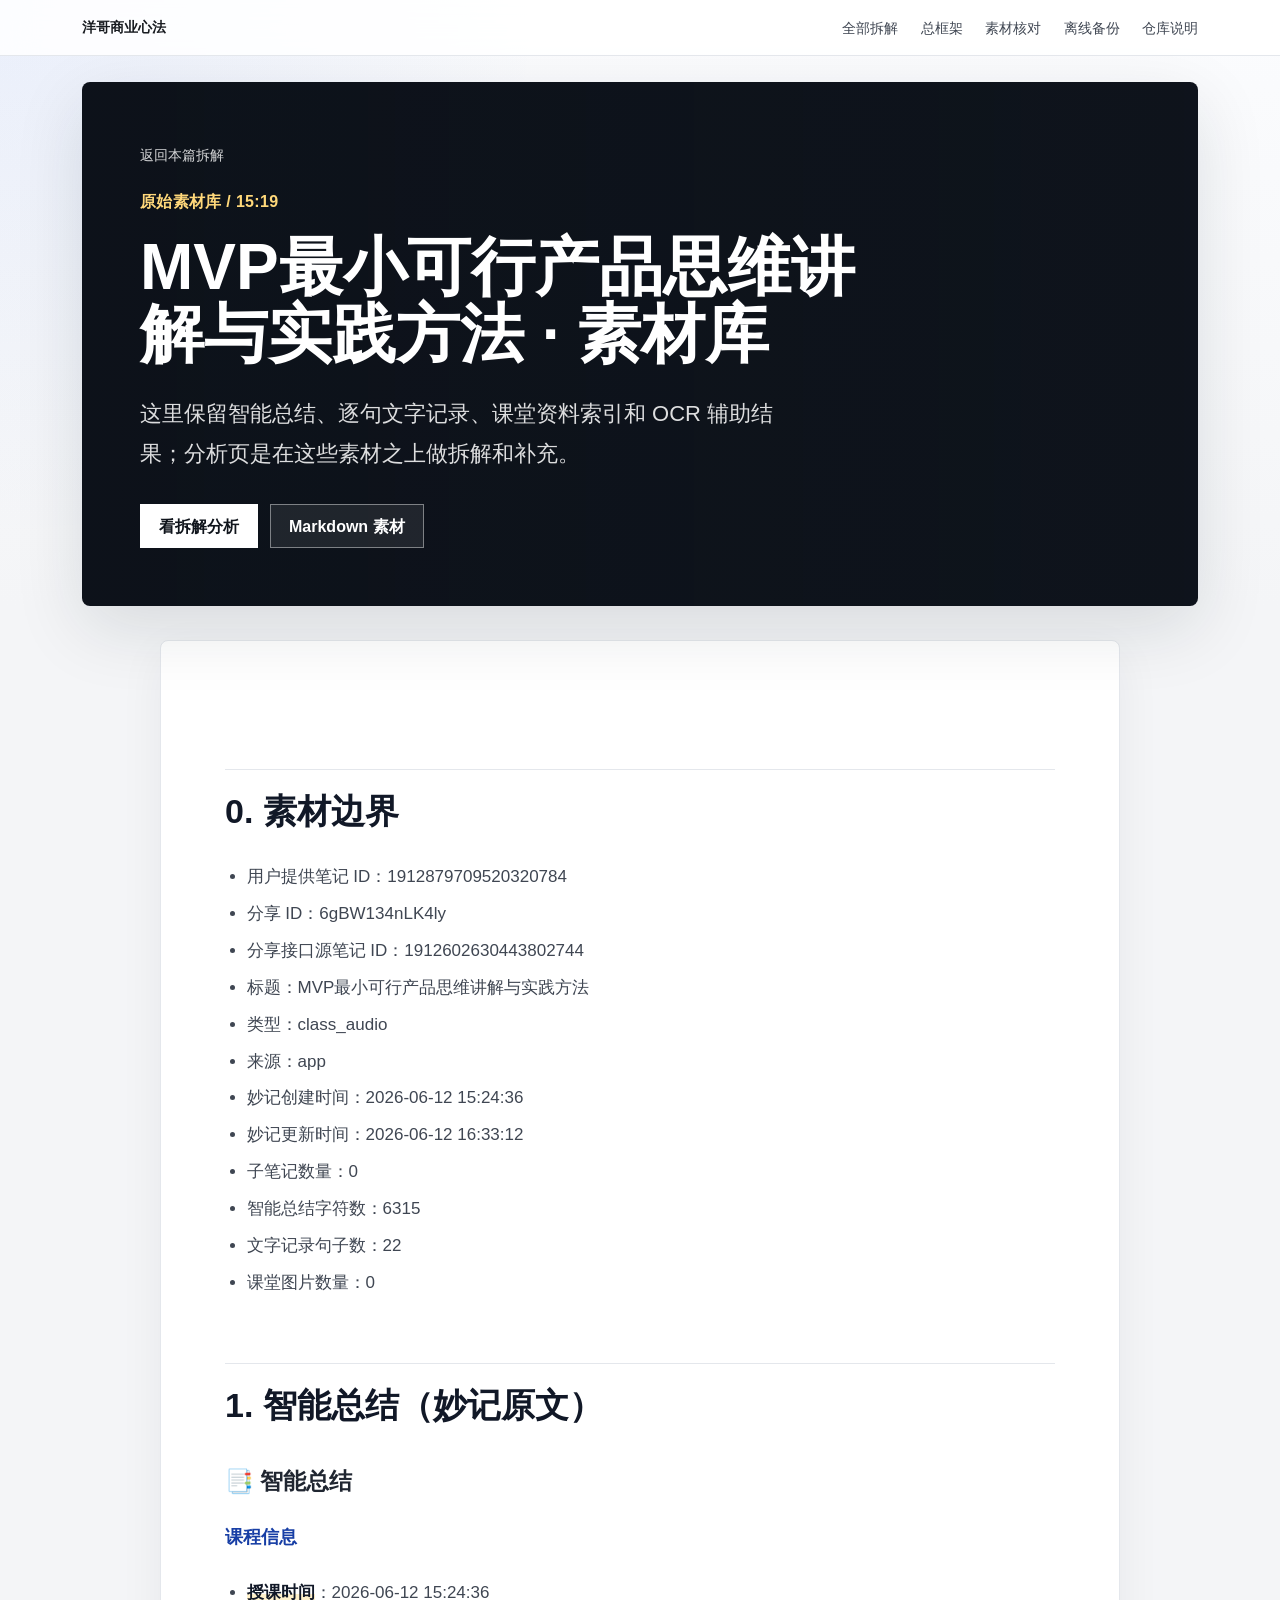
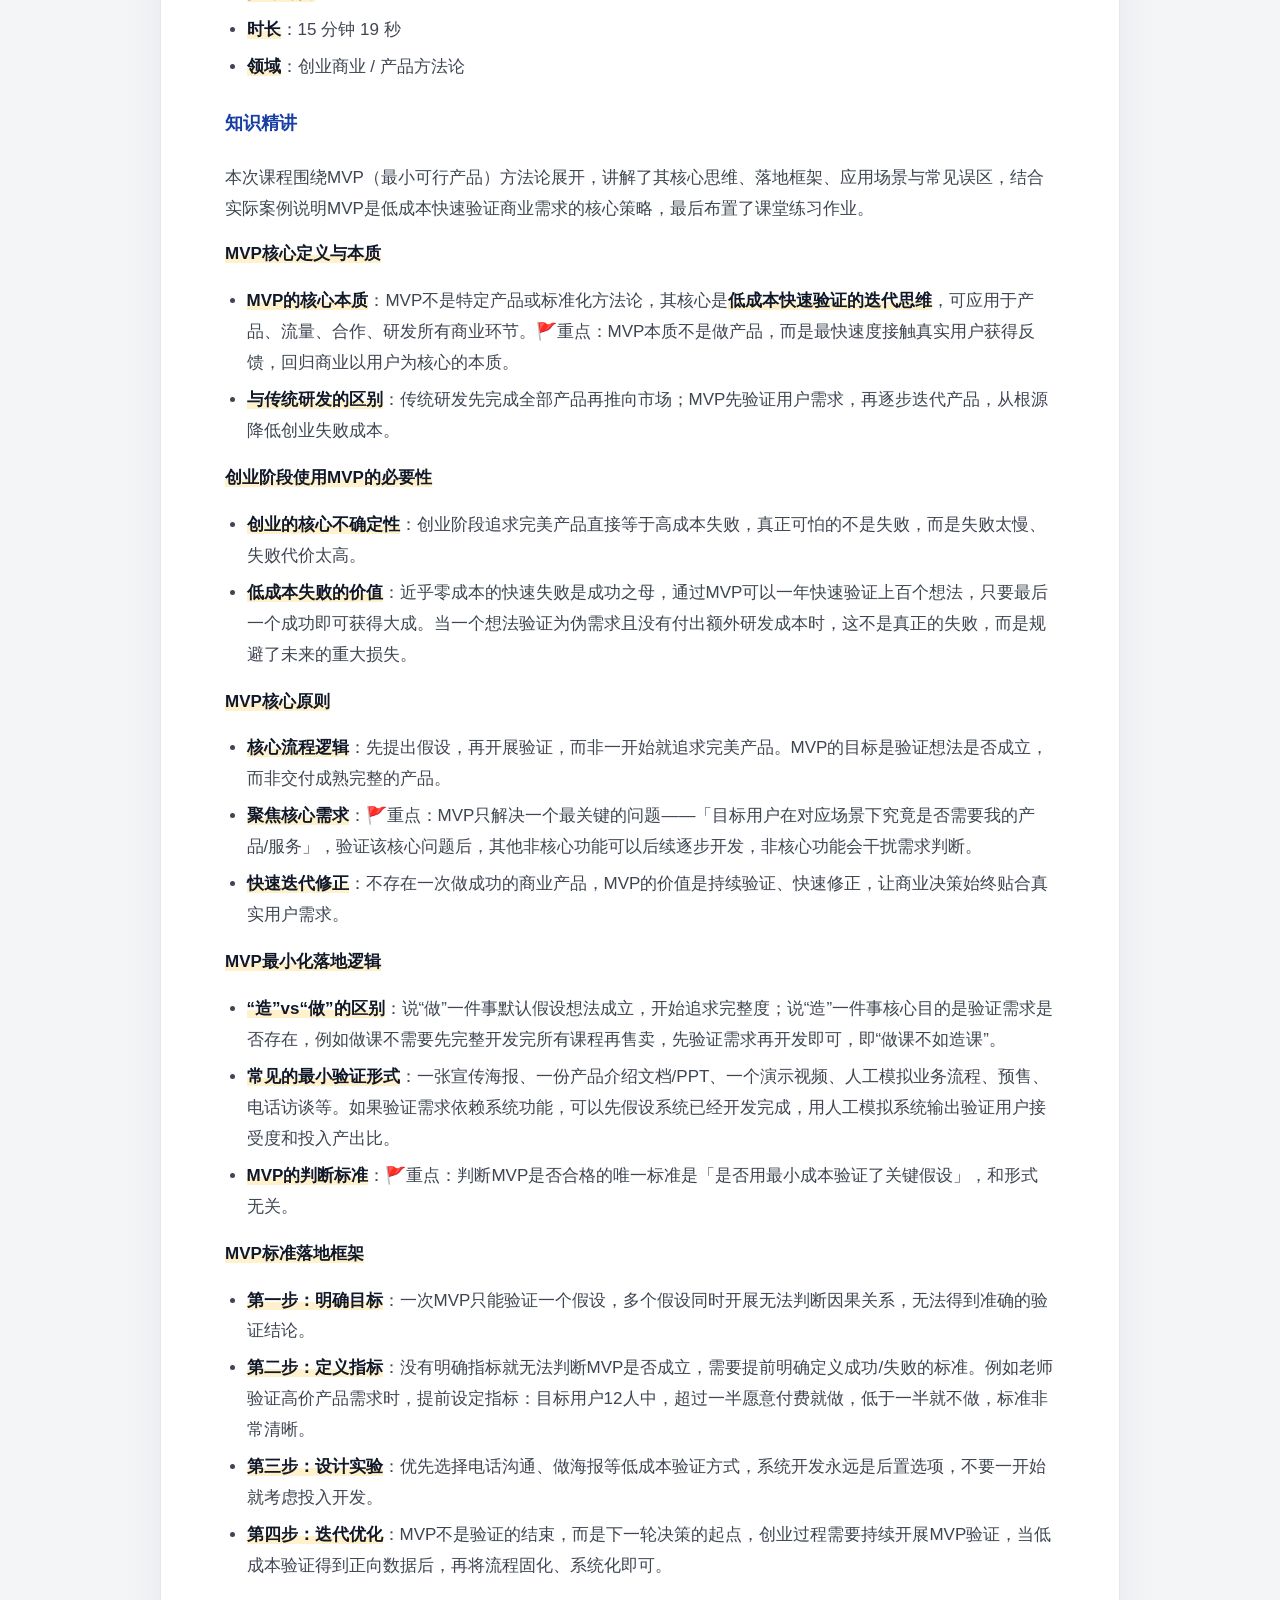
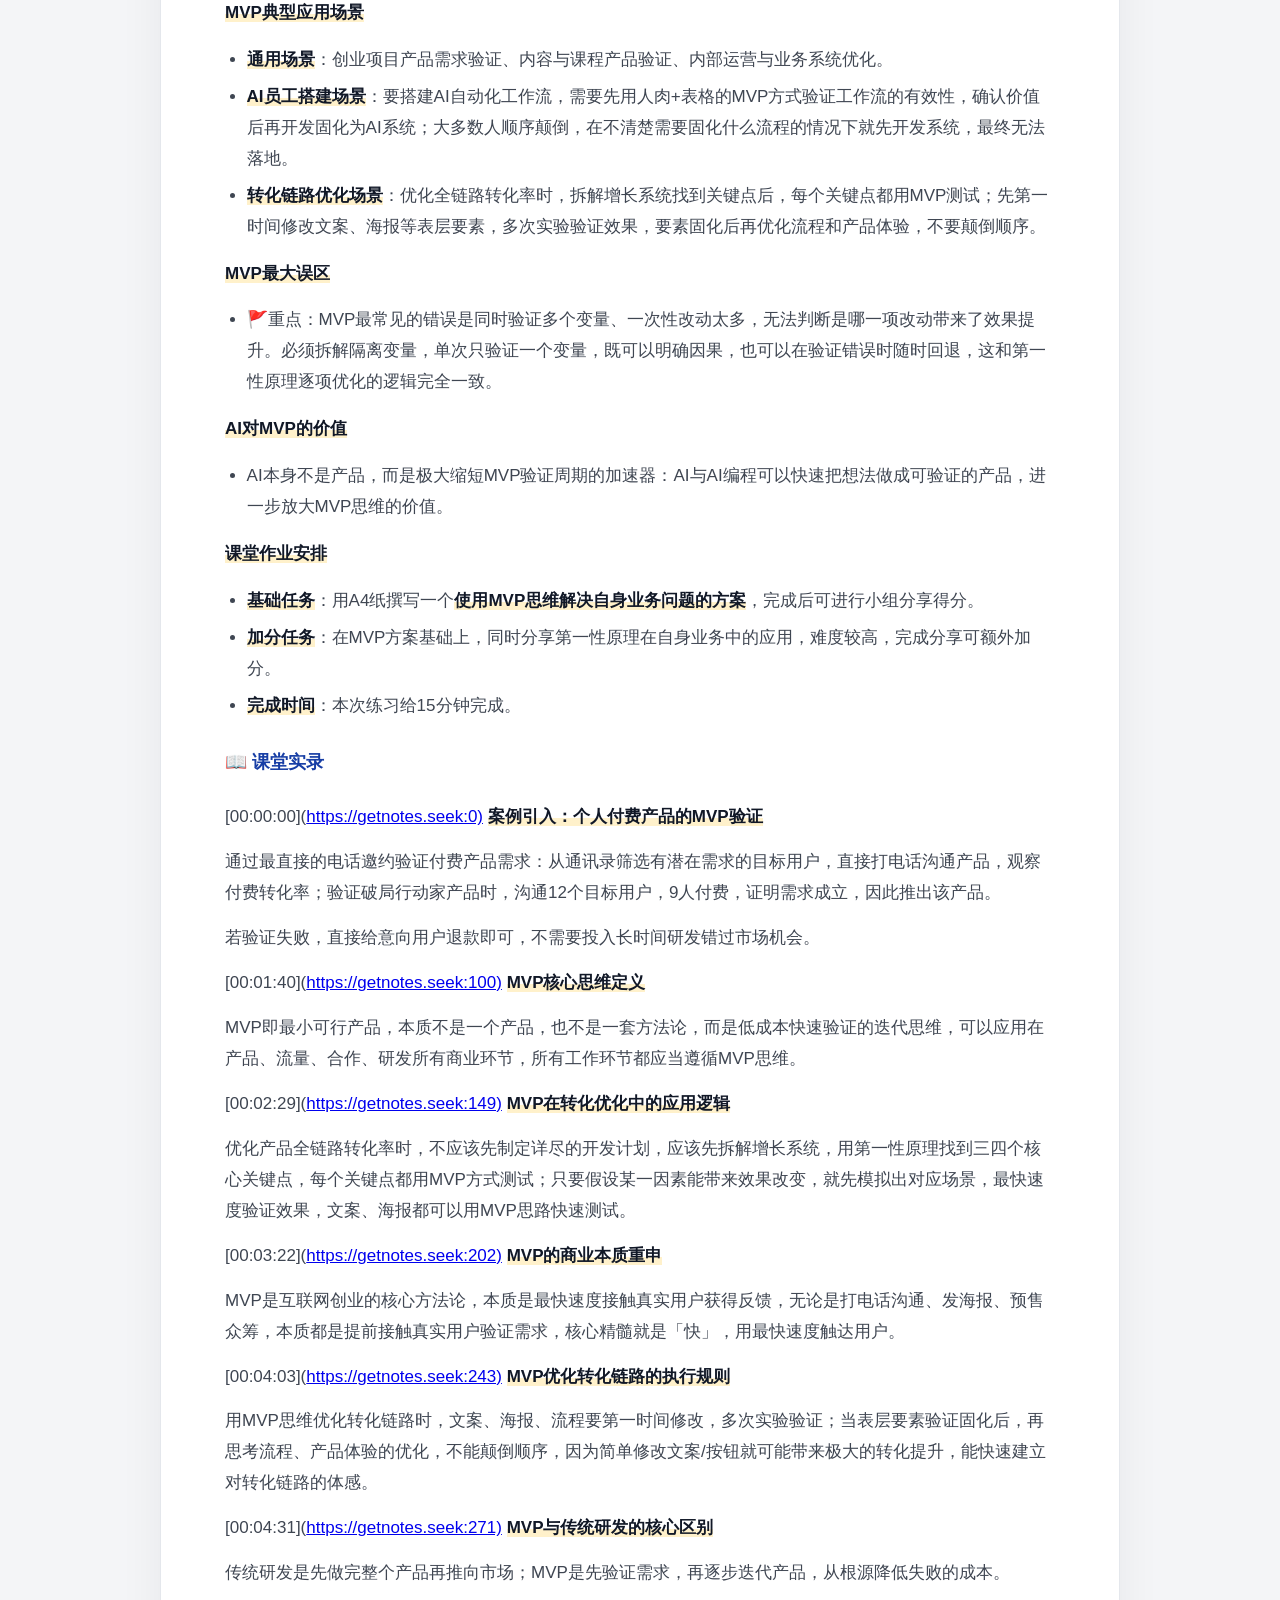
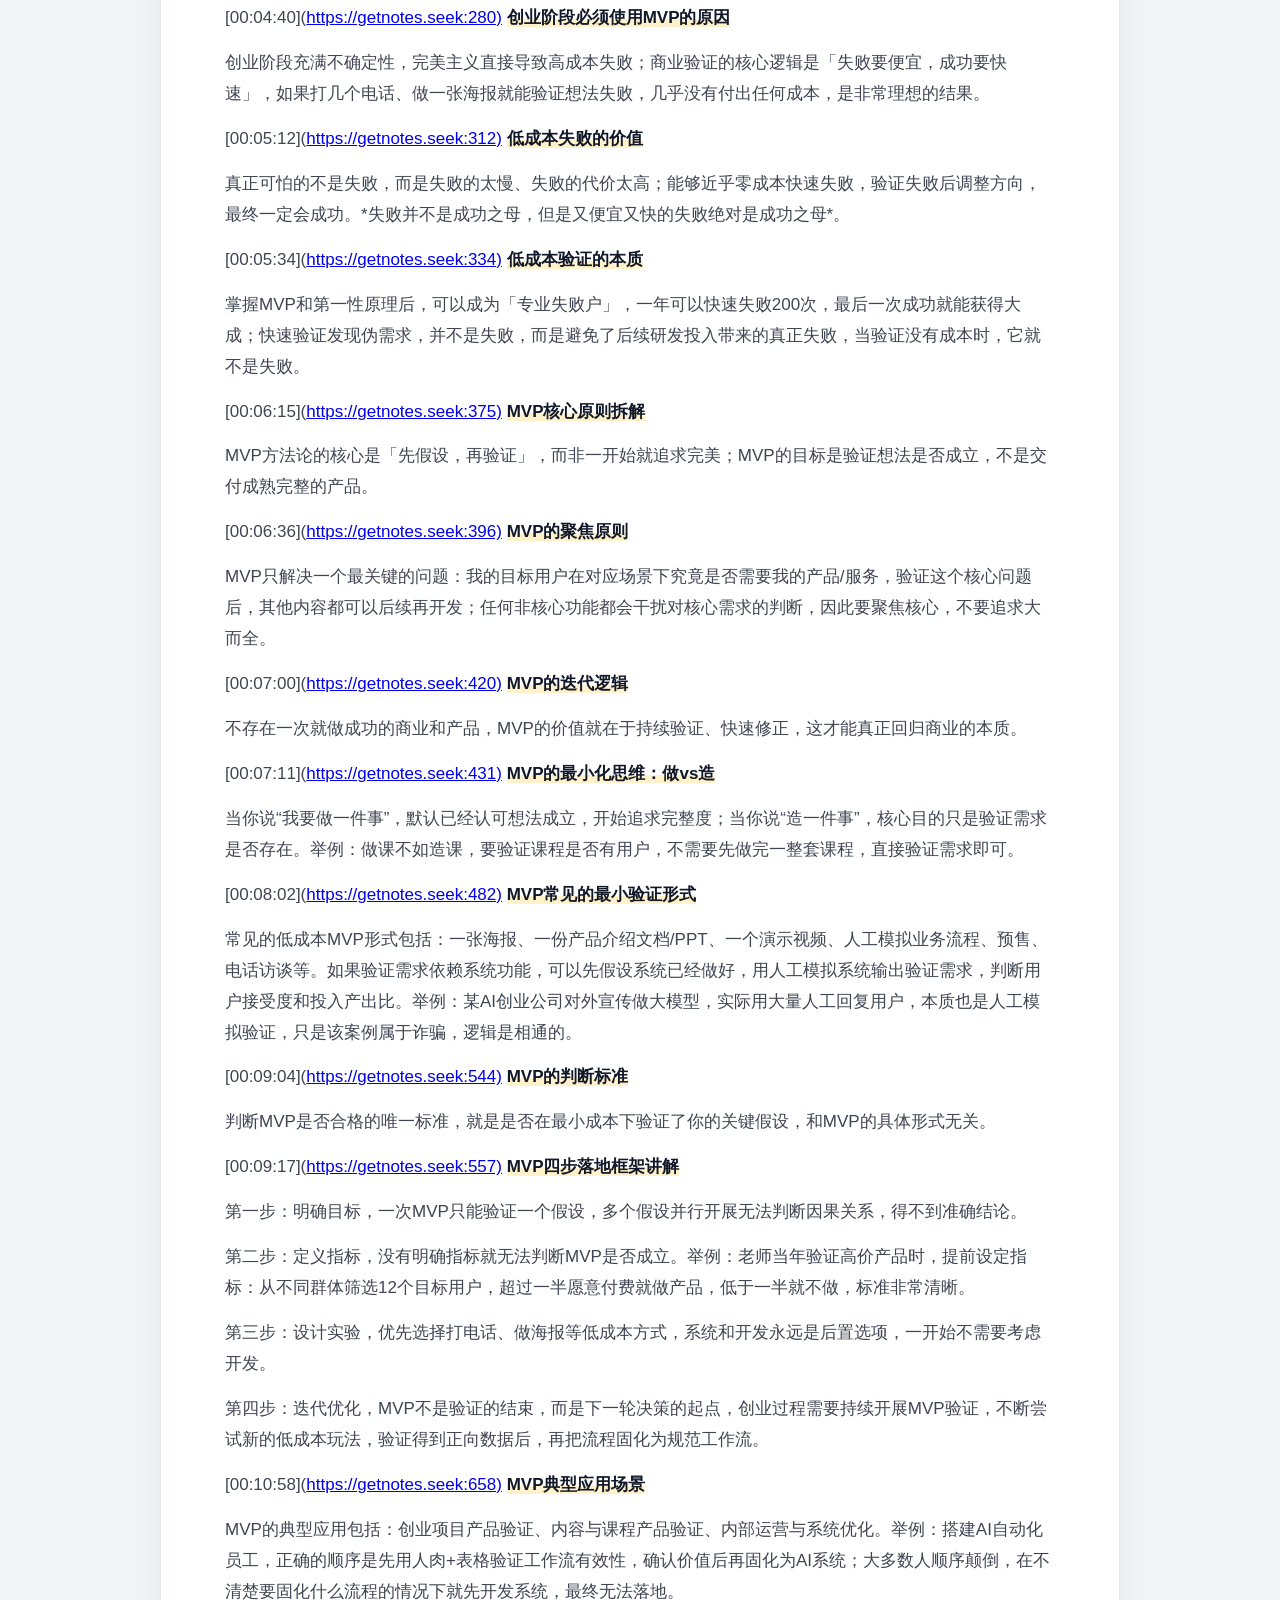
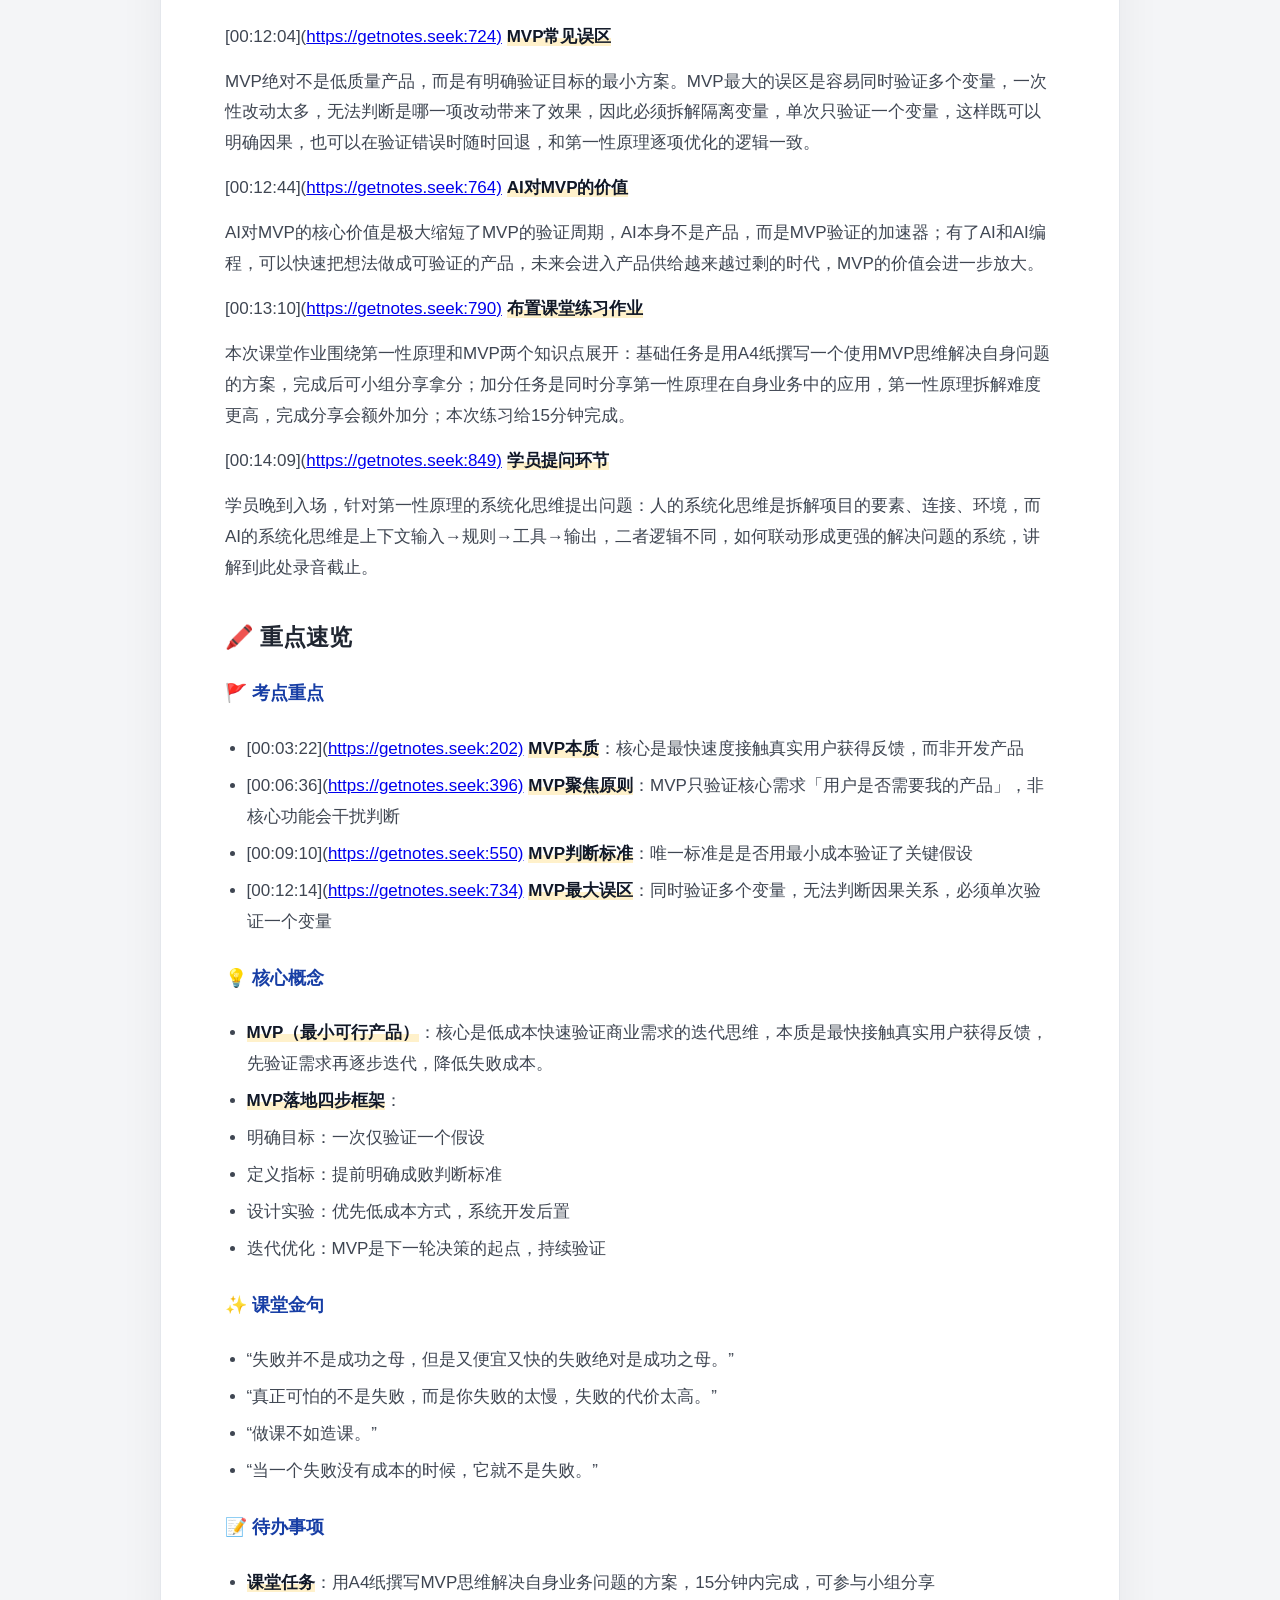
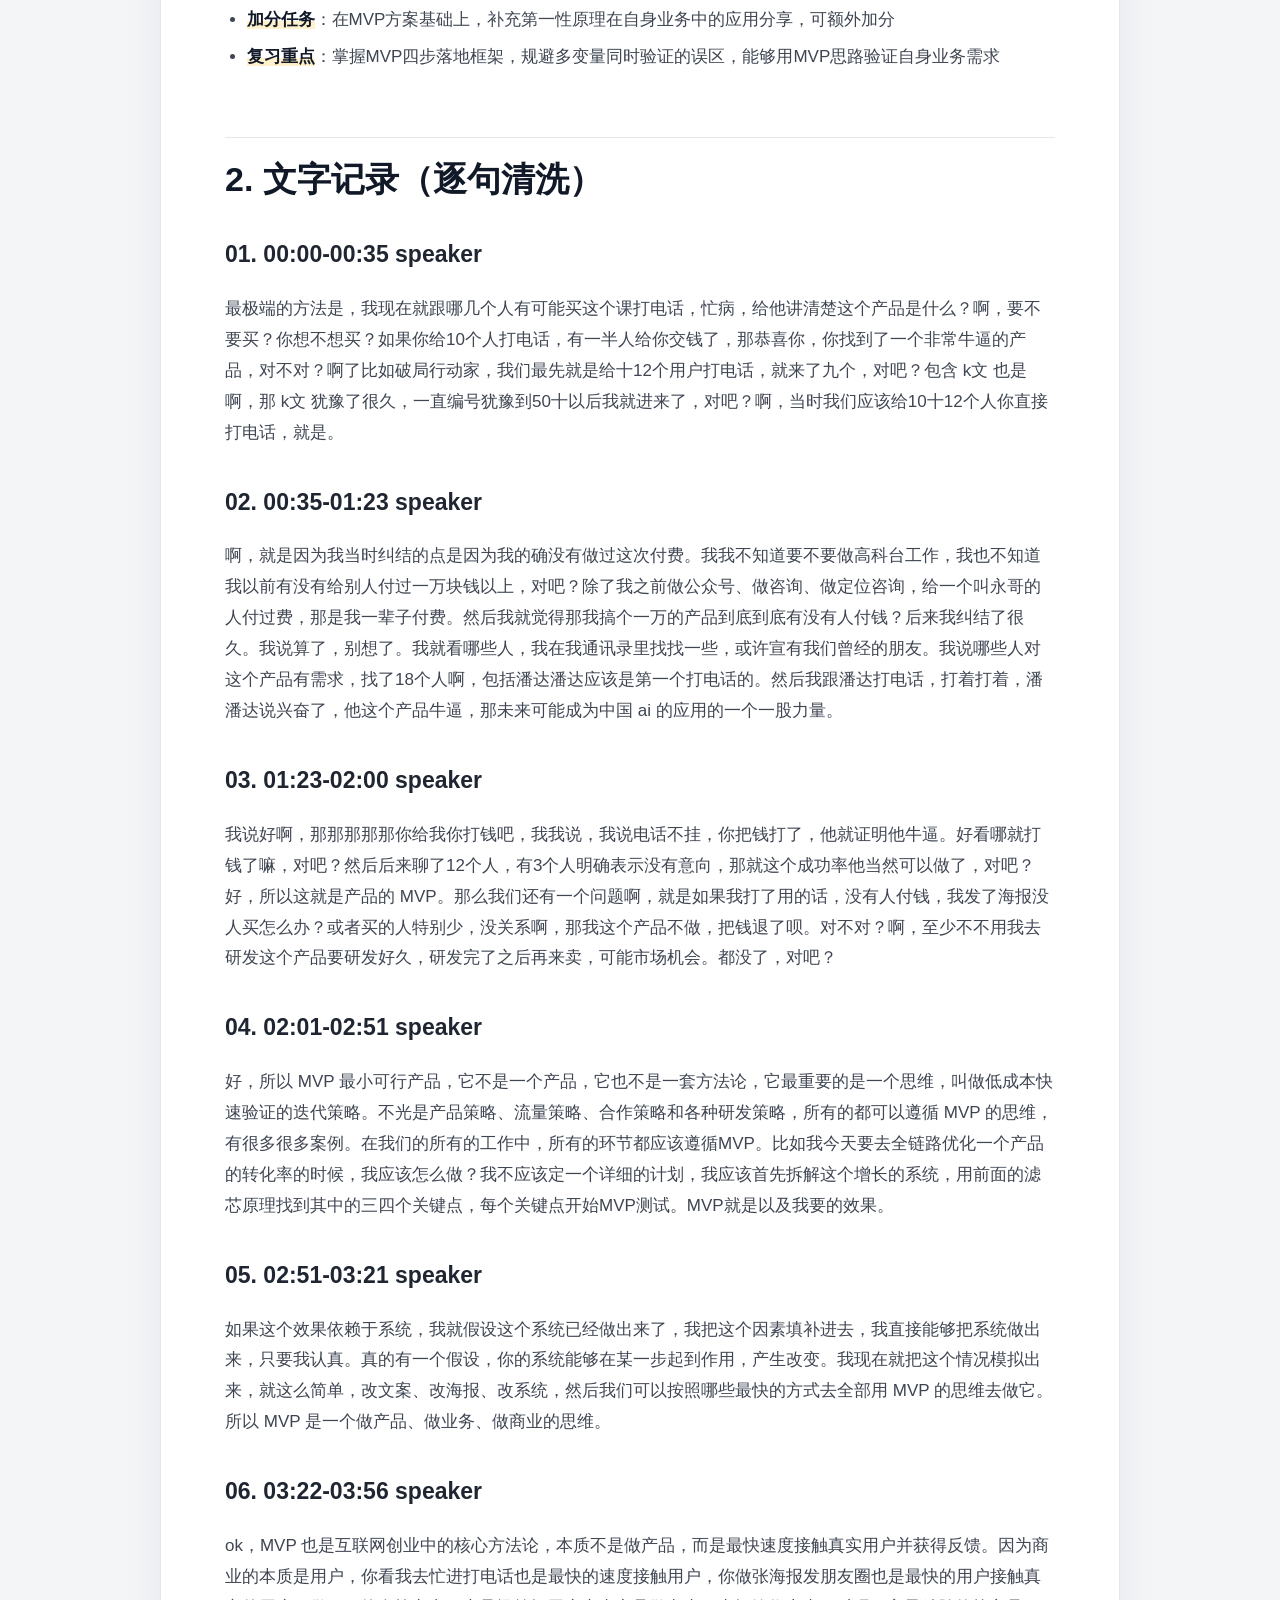
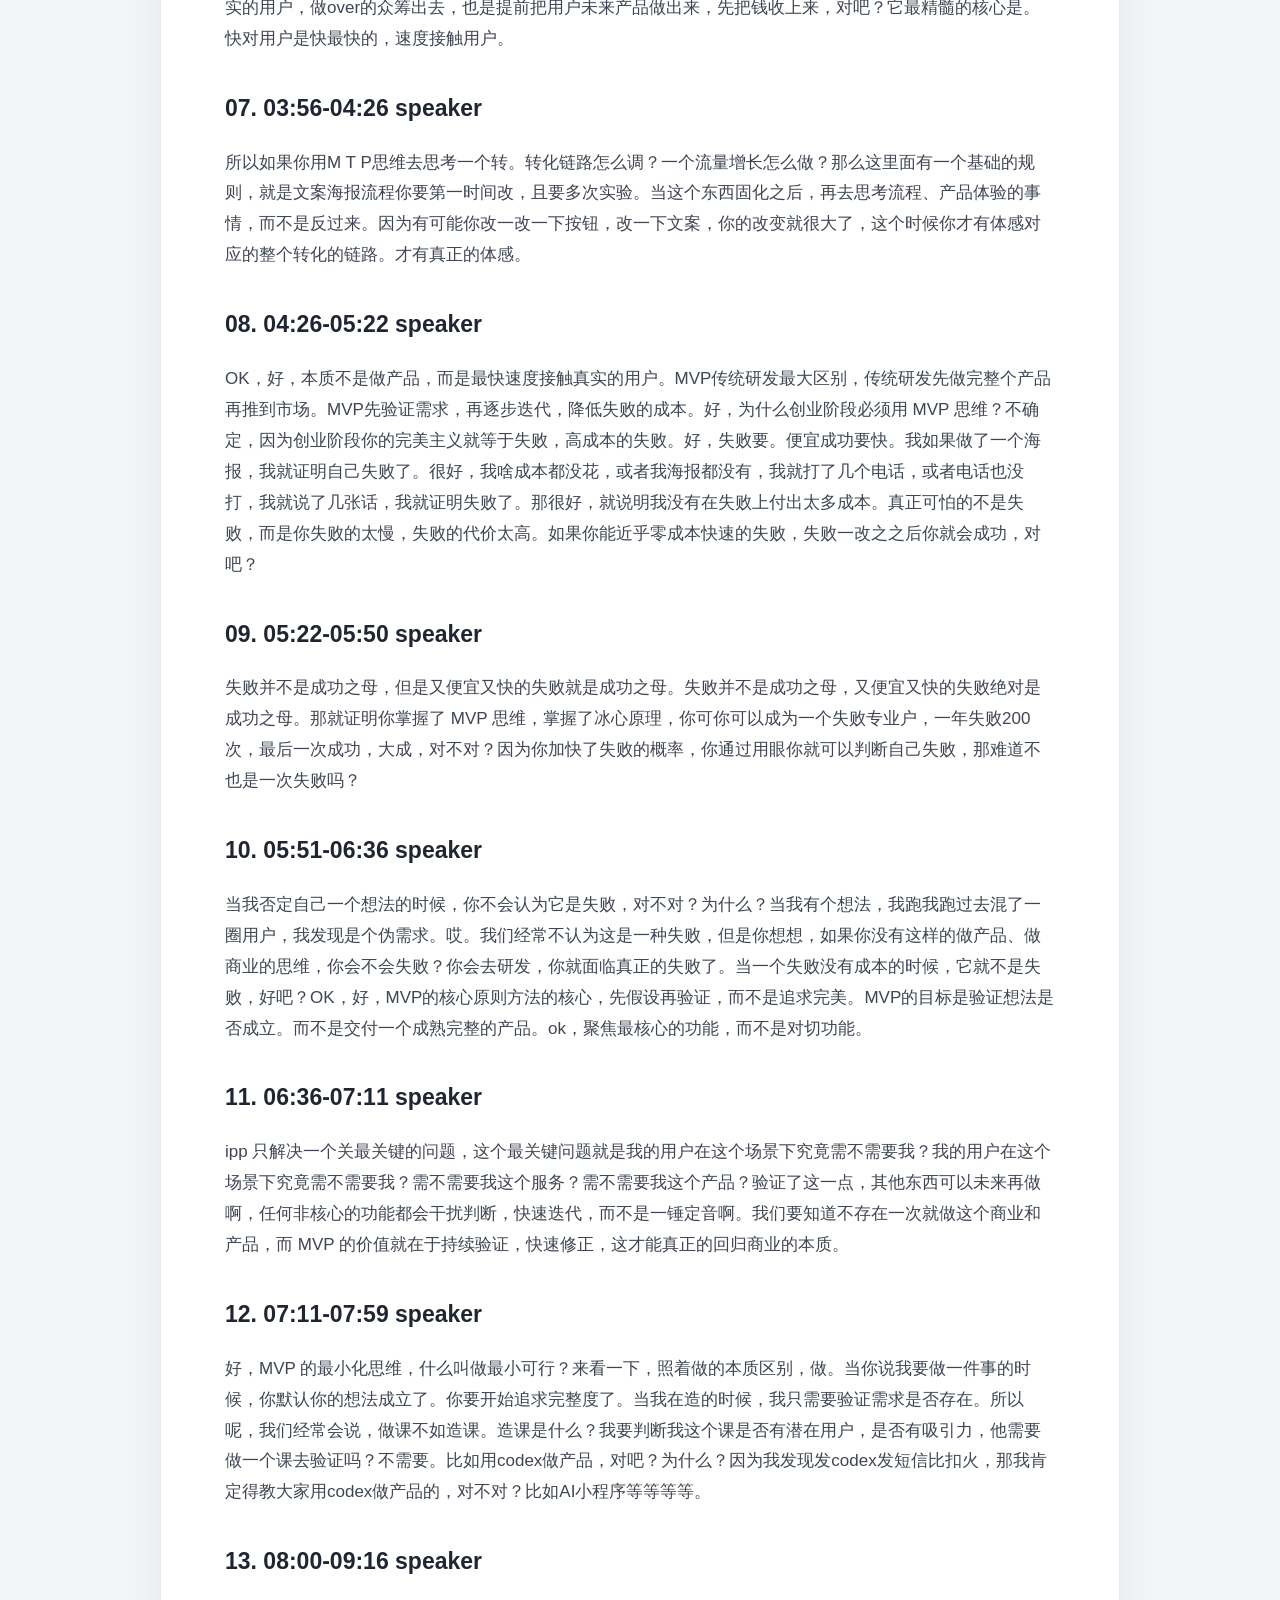
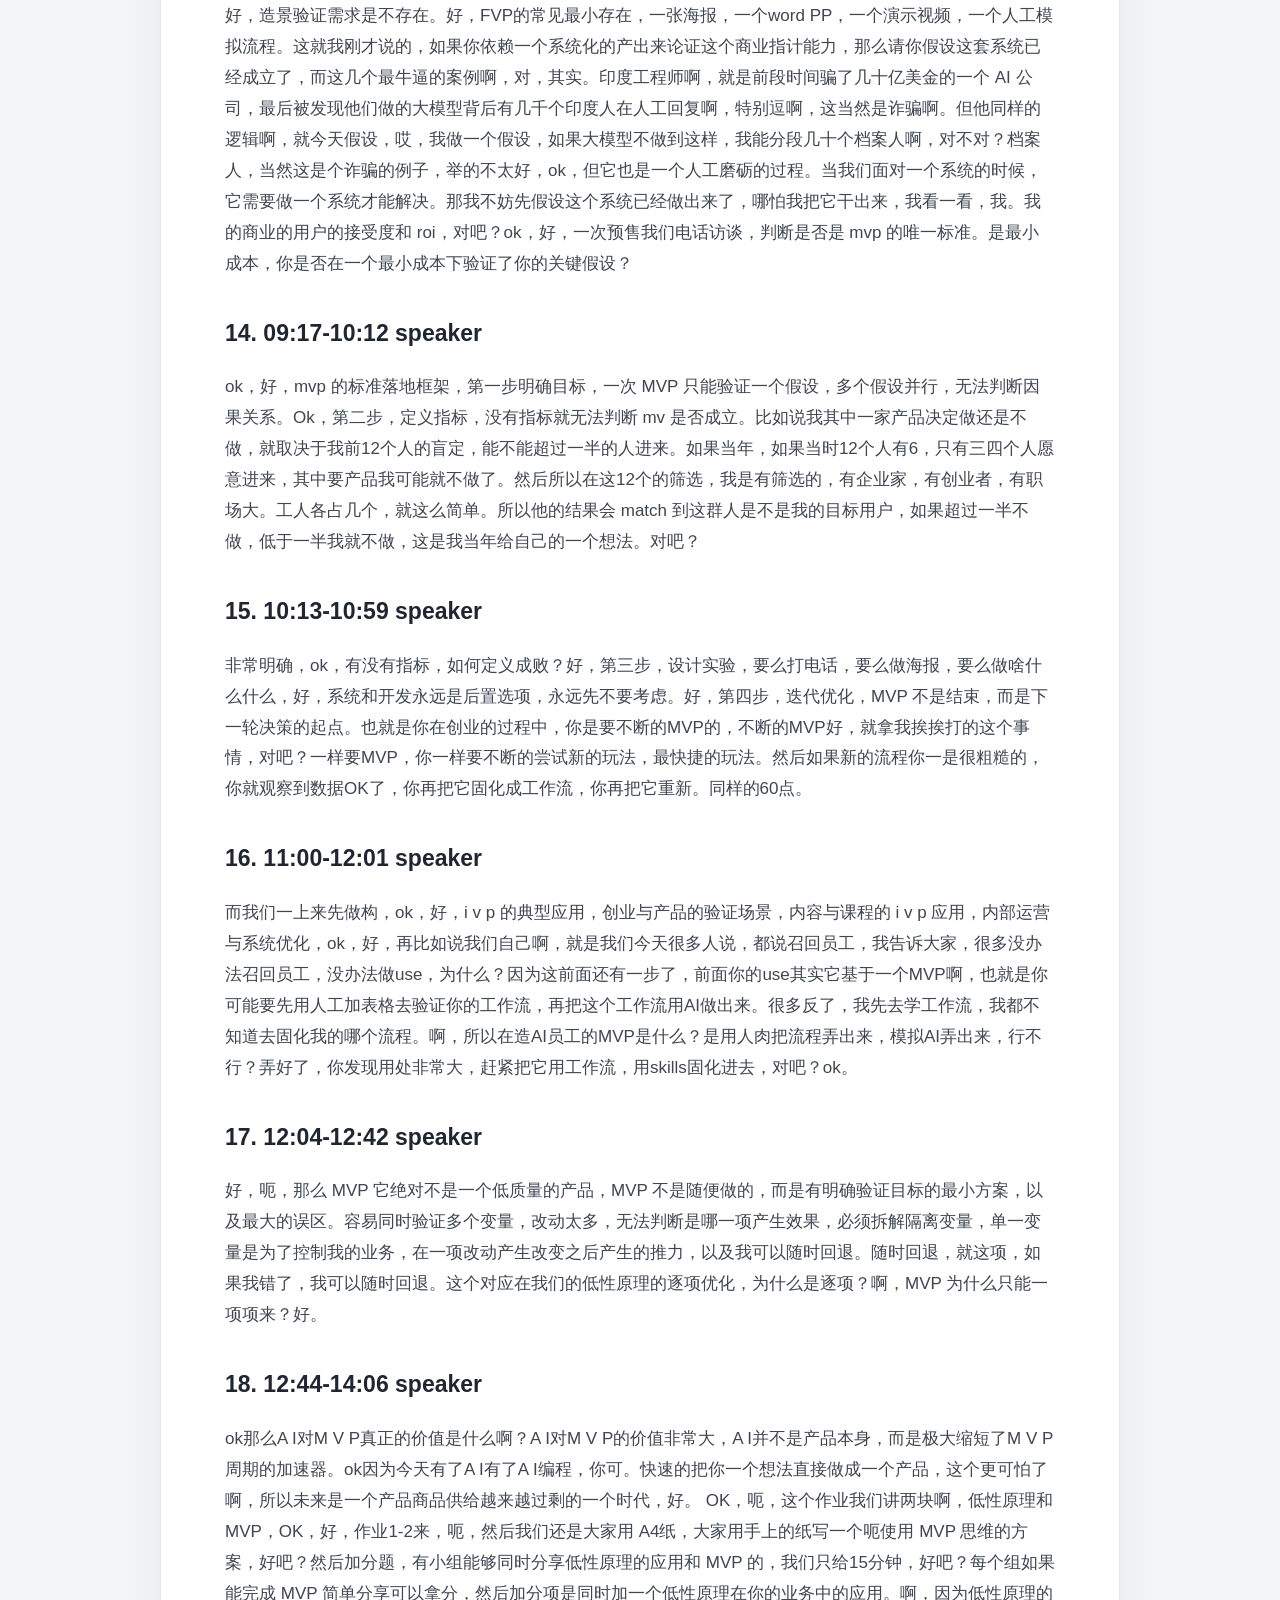
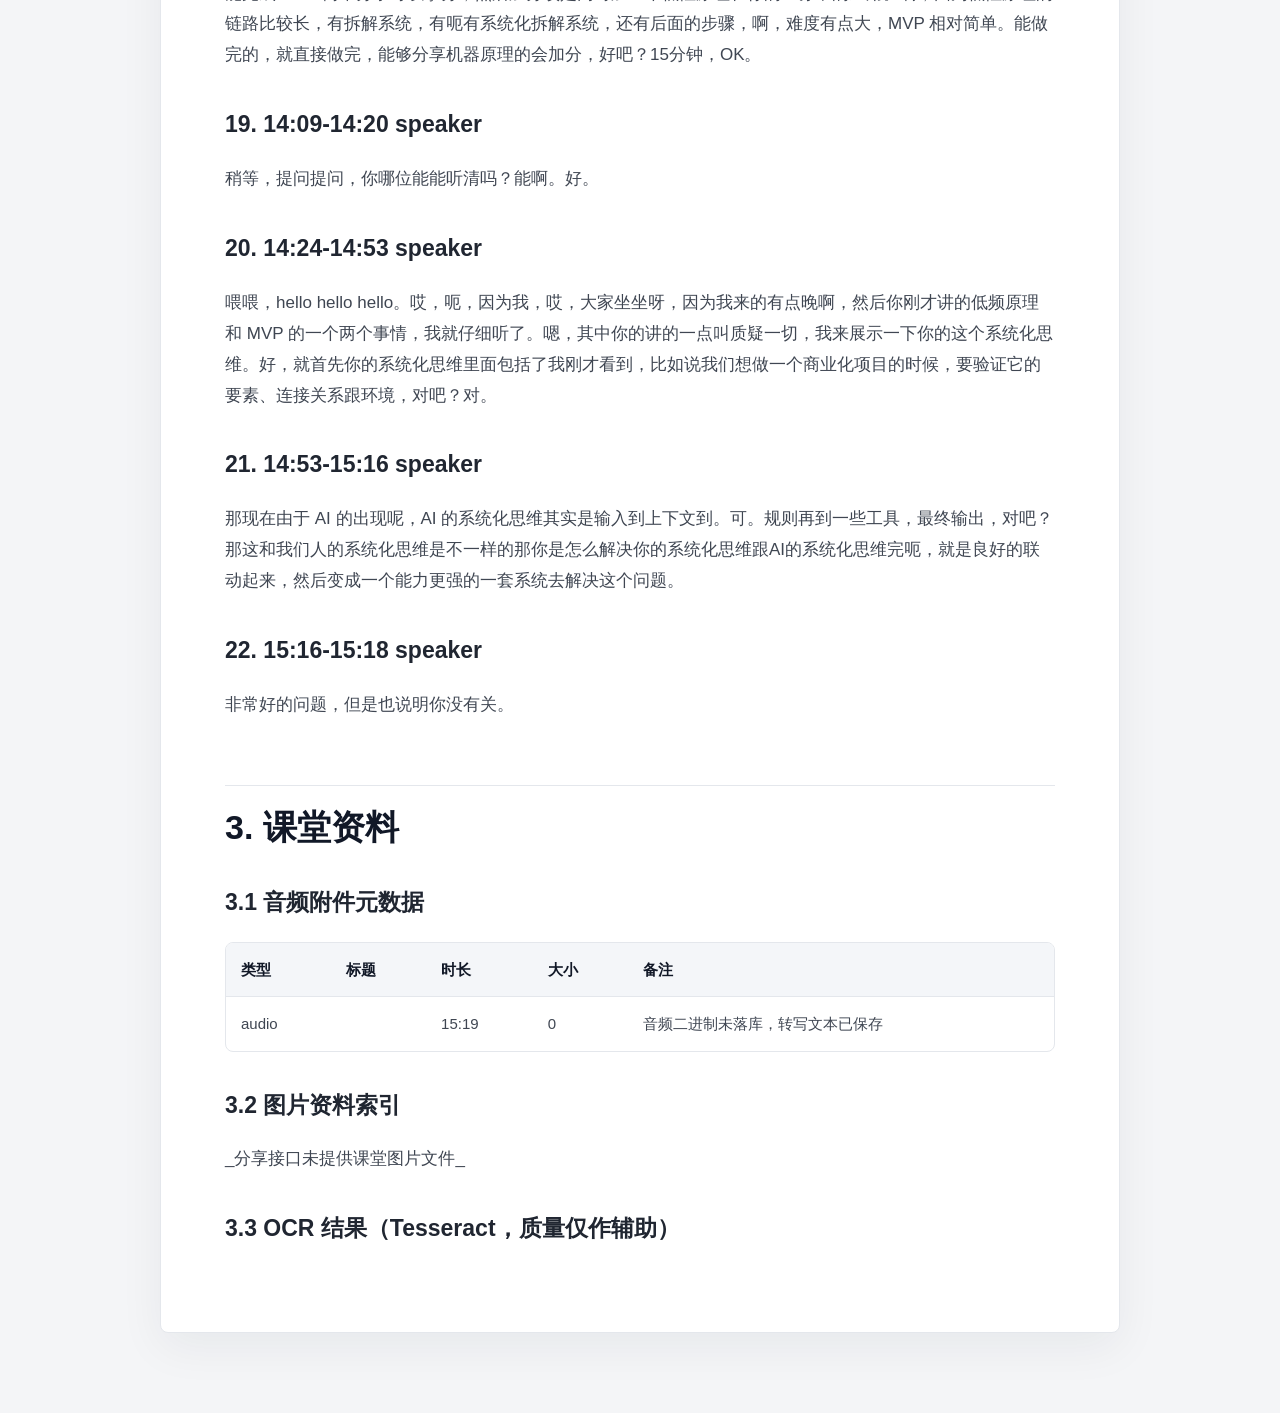
<file: notes/1912879709520320784/materials.html>
<!doctype html>
<html lang="zh-CN">
<head>
  <meta charset="utf-8">
  <meta name="viewport" content="width=device-width, initial-scale=1">
  <title>MVP最小可行产品思维讲解与实践方法 · 智能总结与逐字稿</title>
  <meta name="description" content="妙记智能总结、文字记录和课堂资料清洗版素材库。">
  <link rel="stylesheet" href="../../styles.css">
</head>
<body>
<header class="site-header">
    <nav>
      <a href="../../index.html" class="brand">洋哥商业心法</a>
      <div>
        <a href="../../index.html#notes">全部拆解</a>
        <a href="../../index.html#framework">总框架</a>
        <a href="../../audit.html">素材核对</a>
        <a href="../../archive.html">离线备份</a>
        <a href="../../README.md">仓库说明</a>
      </div>
    </nav>
  </header>
  <main id="top">
    <section class="article-hero">
      <div class="article-hero-copy">
        <a class="back-link" href="index.html">返回本篇拆解</a>
        <p class="meta">原始素材库 / 15:19</p>
        <h1>MVP最小可行产品思维讲解与实践方法 · 素材库</h1>
        <p class="lead">这里保留智能总结、逐句文字记录、课堂资料索引和 OCR 辅助结果；分析页是在这些素材之上做拆解和补充。</p>
        <div class="actions">
          <a class="button primary" href="index.html">看拆解分析</a>
          <a class="button ghost" href="sources/normalized-materials.md">Markdown 素材</a>
        </div>
      </div>
    </section>

    <article class="content source-content">

<h2 id="0-素材边界">0. 素材边界</h2>
<ul>
<li>用户提供笔记 ID：1912879709520320784</li>
<li>分享 ID：6gBW134nLK4ly</li>
<li>分享接口源笔记 ID：1912602630443802744</li>
<li>标题：MVP最小可行产品思维讲解与实践方法</li>
<li>类型：class_audio</li>
<li>来源：app</li>
<li>妙记创建时间：2026-06-12 15:24:36</li>
<li>妙记更新时间：2026-06-12 16:33:12</li>
<li>子笔记数量：0</li>
<li>智能总结字符数：6315</li>
<li>文字记录句子数：22</li>
<li>课堂图片数量：0</li>
</ul>
<h2 id="1-智能总结-妙记原文">1. 智能总结（妙记原文）</h2>
<h3 id="智能总结">📑 智能总结</h3>
<h4 id="课程信息">课程信息</h4>
<ul>
<li><strong>授课时间</strong>：2026-06-12 15:24:36</li>
<li><strong>时长</strong>：15 分钟 19 秒</li>
<li><strong>领域</strong>：创业商业 / 产品方法论</li>
</ul>
<h4 id="知识精讲">知识精讲</h4>
<p>本次课程围绕MVP（最小可行产品）方法论展开，讲解了其核心思维、落地框架、应用场景与常见误区，结合实际案例说明MVP是低成本快速验证商业需求的核心策略，最后布置了课堂练习作业。</p>
<p><strong>MVP核心定义与本质</strong></p>
<ul>
<li><strong>MVP的核心本质</strong>：MVP不是特定产品或标准化方法论，其核心是<strong>低成本快速验证的迭代思维</strong>，可应用于产品、流量、合作、研发所有商业环节。🚩重点：MVP本质不是做产品，而是最快速度接触真实用户获得反馈，回归商业以用户为核心的本质。</li>
<li><strong>与传统研发的区别</strong>：传统研发先完成全部产品再推向市场；MVP先验证用户需求，再逐步迭代产品，从根源降低创业失败成本。</li>
</ul>
<p><strong>创业阶段使用MVP的必要性</strong></p>
<ul>
<li><strong>创业的核心不确定性</strong>：创业阶段追求完美产品直接等于高成本失败，真正可怕的不是失败，而是失败太慢、失败代价太高。</li>
<li><strong>低成本失败的价值</strong>：近乎零成本的快速失败是成功之母，通过MVP可以一年快速验证上百个想法，只要最后一个成功即可获得大成。当一个想法验证为伪需求且没有付出额外研发成本时，这不是真正的失败，而是规避了未来的重大损失。</li>
</ul>
<p><strong>MVP核心原则</strong></p>
<ul>
<li><strong>核心流程逻辑</strong>：先提出假设，再开展验证，而非一开始就追求完美产品。MVP的目标是验证想法是否成立，而非交付成熟完整的产品。</li>
<li><strong>聚焦核心需求</strong>：🚩重点：MVP只解决一个最关键的问题——「目标用户在对应场景下究竟是否需要我的产品/服务」，验证该核心问题后，其他非核心功能可以后续逐步开发，非核心功能会干扰需求判断。</li>
<li><strong>快速迭代修正</strong>：不存在一次做成功的商业产品，MVP的价值是持续验证、快速修正，让商业决策始终贴合真实用户需求。</li>
</ul>
<p><strong>MVP最小化落地逻辑</strong></p>
<ul>
<li><strong>“造”vs“做”的区别</strong>：说“做”一件事默认假设想法成立，开始追求完整度；说“造”一件事核心目的是验证需求是否存在，例如做课不需要先完整开发完所有课程再售卖，先验证需求再开发即可，即“做课不如造课”。</li>
<li><strong>常见的最小验证形式</strong>：一张宣传海报、一份产品介绍文档/PPT、一个演示视频、人工模拟业务流程、预售、电话访谈等。如果验证需求依赖系统功能，可以先假设系统已经开发完成，用人工模拟系统输出验证用户接受度和投入产出比。</li>
<li><strong>MVP的判断标准</strong>：🚩重点：判断MVP是否合格的唯一标准是「是否用最小成本验证了关键假设」，和形式无关。</li>
</ul>
<p><strong>MVP标准落地框架</strong></p>
<ul>
<li><strong>第一步：明确目标</strong>：一次MVP只能验证一个假设，多个假设同时开展无法判断因果关系，无法得到准确的验证结论。</li>
<li><strong>第二步：定义指标</strong>：没有明确指标就无法判断MVP是否成立，需要提前明确定义成功/失败的标准。例如老师验证高价产品需求时，提前设定指标：目标用户12人中，超过一半愿意付费就做，低于一半就不做，标准非常清晰。</li>
<li><strong>第三步：设计实验</strong>：优先选择电话沟通、做海报等低成本验证方式，系统开发永远是后置选项，不要一开始就考虑投入开发。</li>
<li><strong>第四步：迭代优化</strong>：MVP不是验证的结束，而是下一轮决策的起点，创业过程需要持续开展MVP验证，当低成本验证得到正向数据后，再将流程固化、系统化即可。</li>
</ul>
<p><strong>MVP典型应用场景</strong></p>
<ul>
<li><strong>通用场景</strong>：创业项目产品需求验证、内容与课程产品验证、内部运营与业务系统优化。</li>
<li><strong>AI员工搭建场景</strong>：要搭建AI自动化工作流，需要先用人肉+表格的MVP方式验证工作流的有效性，确认价值后再开发固化为AI系统；大多数人顺序颠倒，在不清楚需要固化什么流程的情况下就先开发系统，最终无法落地。</li>
<li><strong>转化链路优化场景</strong>：优化全链路转化率时，拆解增长系统找到关键点后，每个关键点都用MVP测试；先第一时间修改文案、海报等表层要素，多次实验验证效果，要素固化后再优化流程和产品体验，不要颠倒顺序。</li>
</ul>
<p><strong>MVP最大误区</strong></p>
<ul>
<li>🚩重点：MVP最常见的错误是同时验证多个变量、一次性改动太多，无法判断是哪一项改动带来了效果提升。必须拆解隔离变量，单次只验证一个变量，既可以明确因果，也可以在验证错误时随时回退，这和第一性原理逐项优化的逻辑完全一致。</li>
</ul>
<p><strong>AI对MVP的价值</strong></p>
<ul>
<li>AI本身不是产品，而是极大缩短MVP验证周期的加速器：AI与AI编程可以快速把想法做成可验证的产品，进一步放大MVP思维的价值。</li>
</ul>
<p><strong>课堂作业安排</strong></p>
<ul>
<li><strong>基础任务</strong>：用A4纸撰写一个<strong>使用MVP思维解决自身业务问题的方案</strong>，完成后可进行小组分享得分。</li>
<li><strong>加分任务</strong>：在MVP方案基础上，同时分享第一性原理在自身业务中的应用，难度较高，完成分享可额外加分。</li>
<li><strong>完成时间</strong>：本次练习给15分钟完成。</li>
</ul>
<h4 id="课堂实录">📖 课堂实录</h4>
<p>[00:00:00](<a href="https://getnotes.seek:0)" target="_blank" rel="noreferrer">https://getnotes.seek:0)</a> <strong>案例引入：个人付费产品的MVP验证</strong></p>
<p>通过最直接的电话邀约验证付费产品需求：从通讯录筛选有潜在需求的目标用户，直接打电话沟通产品，观察付费转化率；验证破局行动家产品时，沟通12个目标用户，9人付费，证明需求成立，因此推出该产品。</p>
<p>若验证失败，直接给意向用户退款即可，不需要投入长时间研发错过市场机会。</p>
<p>[00:01:40](<a href="https://getnotes.seek:100)" target="_blank" rel="noreferrer">https://getnotes.seek:100)</a> <strong>MVP核心思维定义</strong></p>
<p>MVP即最小可行产品，本质不是一个产品，也不是一套方法论，而是低成本快速验证的迭代思维，可以应用在产品、流量、合作、研发所有商业环节，所有工作环节都应当遵循MVP思维。</p>
<p>[00:02:29](<a href="https://getnotes.seek:149)" target="_blank" rel="noreferrer">https://getnotes.seek:149)</a> <strong>MVP在转化优化中的应用逻辑</strong></p>
<p>优化产品全链路转化率时，不应该先制定详尽的开发计划，应该先拆解增长系统，用第一性原理找到三四个核心关键点，每个关键点都用MVP方式测试；只要假设某一因素能带来效果改变，就先模拟出对应场景，最快速度验证效果，文案、海报都可以用MVP思路快速测试。</p>
<p>[00:03:22](<a href="https://getnotes.seek:202)" target="_blank" rel="noreferrer">https://getnotes.seek:202)</a> <strong>MVP的商业本质重申</strong></p>
<p>MVP是互联网创业的核心方法论，本质是最快速度接触真实用户获得反馈，无论是打电话沟通、发海报、预售众筹，本质都是提前接触真实用户验证需求，核心精髓就是「快」，用最快速度触达用户。</p>
<p>[00:04:03](<a href="https://getnotes.seek:243)" target="_blank" rel="noreferrer">https://getnotes.seek:243)</a> <strong>MVP优化转化链路的执行规则</strong></p>
<p>用MVP思维优化转化链路时，文案、海报、流程要第一时间修改，多次实验验证；当表层要素验证固化后，再思考流程、产品体验的优化，不能颠倒顺序，因为简单修改文案/按钮就可能带来极大的转化提升，能快速建立对转化链路的体感。</p>
<p>[00:04:31](<a href="https://getnotes.seek:271)" target="_blank" rel="noreferrer">https://getnotes.seek:271)</a> <strong>MVP与传统研发的核心区别</strong></p>
<p>传统研发是先做完整个产品再推向市场；MVP是先验证需求，再逐步迭代产品，从根源降低失败的成本。</p>
<p>[00:04:40](<a href="https://getnotes.seek:280)" target="_blank" rel="noreferrer">https://getnotes.seek:280)</a> <strong>创业阶段必须使用MVP的原因</strong></p>
<p>创业阶段充满不确定性，完美主义直接导致高成本失败；商业验证的核心逻辑是「失败要便宜，成功要快速」，如果打几个电话、做一张海报就能验证想法失败，几乎没有付出任何成本，是非常理想的结果。</p>
<p>[00:05:12](<a href="https://getnotes.seek:312)" target="_blank" rel="noreferrer">https://getnotes.seek:312)</a> <strong>低成本失败的价值</strong></p>
<p>真正可怕的不是失败，而是失败的太慢、失败的代价太高；能够近乎零成本快速失败，验证失败后调整方向，最终一定会成功。*失败并不是成功之母，但是又便宜又快的失败绝对是成功之母*。</p>
<p>[00:05:34](<a href="https://getnotes.seek:334)" target="_blank" rel="noreferrer">https://getnotes.seek:334)</a> <strong>低成本验证的本质</strong></p>
<p>掌握MVP和第一性原理后，可以成为「专业失败户」，一年可以快速失败200次，最后一次成功就能获得大成；快速验证发现伪需求，并不是失败，而是避免了后续研发投入带来的真正失败，当验证没有成本时，它就不是失败。</p>
<p>[00:06:15](<a href="https://getnotes.seek:375)" target="_blank" rel="noreferrer">https://getnotes.seek:375)</a> <strong>MVP核心原则拆解</strong></p>
<p>MVP方法论的核心是「先假设，再验证」，而非一开始就追求完美；MVP的目标是验证想法是否成立，不是交付成熟完整的产品。</p>
<p>[00:06:36](<a href="https://getnotes.seek:396)" target="_blank" rel="noreferrer">https://getnotes.seek:396)</a> <strong>MVP的聚焦原则</strong></p>
<p>MVP只解决一个最关键的问题：我的目标用户在对应场景下究竟是否需要我的产品/服务，验证这个核心问题后，其他内容都可以后续再开发；任何非核心功能都会干扰对核心需求的判断，因此要聚焦核心，不要追求大而全。</p>
<p>[00:07:00](<a href="https://getnotes.seek:420)" target="_blank" rel="noreferrer">https://getnotes.seek:420)</a> <strong>MVP的迭代逻辑</strong></p>
<p>不存在一次就做成功的商业和产品，MVP的价值就在于持续验证、快速修正，这才能真正回归商业的本质。</p>
<p>[00:07:11](<a href="https://getnotes.seek:431)" target="_blank" rel="noreferrer">https://getnotes.seek:431)</a> <strong>MVP的最小化思维：做vs造</strong></p>
<p>当你说“我要做一件事”，默认已经认可想法成立，开始追求完整度；当你说“造一件事”，核心目的只是验证需求是否存在。举例：做课不如造课，要验证课程是否有用户，不需要先做完一整套课程，直接验证需求即可。</p>
<p>[00:08:02](<a href="https://getnotes.seek:482)" target="_blank" rel="noreferrer">https://getnotes.seek:482)</a> <strong>MVP常见的最小验证形式</strong></p>
<p>常见的低成本MVP形式包括：一张海报、一份产品介绍文档/PPT、一个演示视频、人工模拟业务流程、预售、电话访谈等。如果验证需求依赖系统功能，可以先假设系统已经做好，用人工模拟系统输出验证需求，判断用户接受度和投入产出比。举例：某AI创业公司对外宣传做大模型，实际用大量人工回复用户，本质也是人工模拟验证，只是该案例属于诈骗，逻辑是相通的。</p>
<p>[00:09:04](<a href="https://getnotes.seek:544)" target="_blank" rel="noreferrer">https://getnotes.seek:544)</a> <strong>MVP的判断标准</strong></p>
<p>判断MVP是否合格的唯一标准，就是是否在最小成本下验证了你的关键假设，和MVP的具体形式无关。</p>
<p>[00:09:17](<a href="https://getnotes.seek:557)" target="_blank" rel="noreferrer">https://getnotes.seek:557)</a> <strong>MVP四步落地框架讲解</strong></p>
<p>第一步：明确目标，一次MVP只能验证一个假设，多个假设并行开展无法判断因果关系，得不到准确结论。</p>
<p>第二步：定义指标，没有明确指标就无法判断MVP是否成立。举例：老师当年验证高价产品时，提前设定指标：从不同群体筛选12个目标用户，超过一半愿意付费就做产品，低于一半就不做，标准非常清晰。</p>
<p>第三步：设计实验，优先选择打电话、做海报等低成本方式，系统和开发永远是后置选项，一开始不需要考虑开发。</p>
<p>第四步：迭代优化，MVP不是验证的结束，而是下一轮决策的起点，创业过程需要持续开展MVP验证，不断尝试新的低成本玩法，验证得到正向数据后，再把流程固化为规范工作流。</p>
<p>[00:10:58](<a href="https://getnotes.seek:658)" target="_blank" rel="noreferrer">https://getnotes.seek:658)</a> <strong>MVP典型应用场景</strong></p>
<p>MVP的典型应用包括：创业项目产品验证、内容与课程产品验证、内部运营与系统优化。举例：搭建AI自动化员工，正确的顺序是先用人肉+表格验证工作流有效性，确认价值后再固化为AI系统；大多数人顺序颠倒，在不清楚要固化什么流程的情况下就先开发系统，最终无法落地。</p>
<p>[00:12:04](<a href="https://getnotes.seek:724)" target="_blank" rel="noreferrer">https://getnotes.seek:724)</a> <strong>MVP常见误区</strong></p>
<p>MVP绝对不是低质量产品，而是有明确验证目标的最小方案。MVP最大的误区是容易同时验证多个变量，一次性改动太多，无法判断是哪一项改动带来了效果，因此必须拆解隔离变量，单次只验证一个变量，这样既可以明确因果，也可以在验证错误时随时回退，和第一性原理逐项优化的逻辑一致。</p>
<p>[00:12:44](<a href="https://getnotes.seek:764)" target="_blank" rel="noreferrer">https://getnotes.seek:764)</a> <strong>AI对MVP的价值</strong></p>
<p>AI对MVP的核心价值是极大缩短了MVP的验证周期，AI本身不是产品，而是MVP验证的加速器；有了AI和AI编程，可以快速把想法做成可验证的产品，未来会进入产品供给越来越过剩的时代，MVP的价值会进一步放大。</p>
<p>[00:13:10](<a href="https://getnotes.seek:790)" target="_blank" rel="noreferrer">https://getnotes.seek:790)</a> <strong>布置课堂练习作业</strong></p>
<p>本次课堂作业围绕第一性原理和MVP两个知识点展开：基础任务是用A4纸撰写一个使用MVP思维解决自身问题的方案，完成后可小组分享拿分；加分任务是同时分享第一性原理在自身业务中的应用，第一性原理拆解难度更高，完成分享会额外加分；本次练习给15分钟完成。</p>
<p>[00:14:09](<a href="https://getnotes.seek:849)" target="_blank" rel="noreferrer">https://getnotes.seek:849)</a> <strong>学员提问环节</strong></p>
<p>学员晚到入场，针对第一性原理的系统化思维提出问题：人的系统化思维是拆解项目的要素、连接、环境，而AI的系统化思维是上下文输入→规则→工具→输出，二者逻辑不同，如何联动形成更强的解决问题的系统，讲解到此处录音截止。</p>
<h3 id="重点速览">🖍️ 重点速览</h3>
<h4 id="考点重点">🚩 考点重点</h4>
<ul>
<li>[00:03:22](<a href="https://getnotes.seek:202)" target="_blank" rel="noreferrer">https://getnotes.seek:202)</a> <strong>MVP本质</strong>：核心是最快速度接触真实用户获得反馈，而非开发产品</li>
<li>[00:06:36](<a href="https://getnotes.seek:396)" target="_blank" rel="noreferrer">https://getnotes.seek:396)</a> <strong>MVP聚焦原则</strong>：MVP只验证核心需求「用户是否需要我的产品」，非核心功能会干扰判断</li>
<li>[00:09:10](<a href="https://getnotes.seek:550)" target="_blank" rel="noreferrer">https://getnotes.seek:550)</a> <strong>MVP判断标准</strong>：唯一标准是是否用最小成本验证了关键假设</li>
<li>[00:12:14](<a href="https://getnotes.seek:734)" target="_blank" rel="noreferrer">https://getnotes.seek:734)</a> <strong>MVP最大误区</strong>：同时验证多个变量，无法判断因果关系，必须单次验证一个变量</li>
</ul>
<h4 id="核心概念">💡 核心概念</h4>
<ul>
<li><strong>MVP（最小可行产品）</strong>：核心是低成本快速验证商业需求的迭代思维，本质是最快接触真实用户获得反馈，先验证需求再逐步迭代，降低失败成本。</li>
<li><strong>MVP落地四步框架</strong>：</li>
<li>明确目标：一次仅验证一个假设</li>
<li>定义指标：提前明确成败判断标准</li>
<li>设计实验：优先低成本方式，系统开发后置</li>
<li>迭代优化：MVP是下一轮决策的起点，持续验证</li>
</ul>
<h4 id="课堂金句">✨ 课堂金句</h4>
<ul>
<li>“失败并不是成功之母，但是又便宜又快的失败绝对是成功之母。”</li>
<li>“真正可怕的不是失败，而是你失败的太慢，失败的代价太高。”</li>
<li>“做课不如造课。”</li>
<li>“当一个失败没有成本的时候，它就不是失败。”</li>
</ul>
<h4 id="待办事项">📝 待办事项</h4>
<ul>
<li><strong>课堂任务</strong>：用A4纸撰写MVP思维解决自身业务问题的方案，15分钟内完成，可参与小组分享</li>
<li><strong>加分任务</strong>：在MVP方案基础上，补充第一性原理在自身业务中的应用分享，可额外加分</li>
<li><strong>复习重点</strong>：掌握MVP四步落地框架，规避多变量同时验证的误区，能够用MVP思路验证自身业务需求</li>
</ul>
<h2 id="2-文字记录-逐句清洗">2. 文字记录（逐句清洗）</h2>
<h3 id="01-00-00-00-35-speaker">01. 00:00-00:35 speaker</h3>
<p>最极端的方法是，我现在就跟哪几个人有可能买这个课打电话，忙病，给他讲清楚这个产品是什么？啊，要不要买？你想不想买？如果你给10个人打电话，有一半人给你交钱了，那恭喜你，你找到了一个非常牛逼的产品，对不对？啊了比如破局行动家，我们最先就是给十12个用户打电话，就来了九个，对吧？包含 k文 也是啊，那 k文 犹豫了很久，一直编号犹豫到50十以后我就进来了，对吧？啊，当时我们应该给10十12个人你直接打电话，就是。</p>
<h3 id="02-00-35-01-23-speaker">02. 00:35-01:23 speaker</h3>
<p>啊，就是因为我当时纠结的点是因为我的确没有做过这次付费。我我不知道要不要做高科台工作，我也不知道我以前有没有给别人付过一万块钱以上，对吧？除了我之前做公众号、做咨询、做定位咨询，给一个叫永哥的人付过费，那是我一辈子付费。然后我就觉得那我搞个一万的产品到底到底有没有人付钱？后来我纠结了很久。我说算了，别想了。我就看哪些人，我在我通讯录里找找一些，或许宣有我们曾经的朋友。我说哪些人对这个产品有需求，找了18个人啊，包括潘达潘达应该是第一个打电话的。然后我跟潘达打电话，打着打着，潘潘达说兴奋了，他这个产品牛逼，那未来可能成为中国 ai 的应用的一个一股力量。</p>
<h3 id="03-01-23-02-00-speaker">03. 01:23-02:00 speaker</h3>
<p>我说好啊，那那那那那你给我你打钱吧，我我说，我说电话不挂，你把钱打了，他就证明他牛逼。好看哪就打钱了嘛，对吧？然后后来聊了12个人，有3个人明确表示没有意向，那就这个成功率他当然可以做了，对吧？好，所以这就是产品的 MVP。那么我们还有一个问题啊，就是如果我打了用的话，没有人付钱，我发了海报没人买怎么办？或者买的人特别少，没关系啊，那我这个产品不做，把钱退了呗。对不对？啊，至少不不用我去研发这个产品要研发好久，研发完了之后再来卖，可能市场机会。都没了，对吧？</p>
<h3 id="04-02-01-02-51-speaker">04. 02:01-02:51 speaker</h3>
<p>好，所以 MVP 最小可行产品，它不是一个产品，它也不是一套方法论，它最重要的是一个思维，叫做低成本快速验证的迭代策略。不光是产品策略、流量策略、合作策略和各种研发策略，所有的都可以遵循 MVP 的思维，有很多很多案例。在我们的所有的工作中，所有的环节都应该遵循MVP。比如我今天要去全链路优化一个产品的转化率的时候，我应该怎么做？我不应该定一个详细的计划，我应该首先拆解这个增长的系统，用前面的滤芯原理找到其中的三四个关键点，每个关键点开始MVP测试。MVP就是以及我要的效果。</p>
<h3 id="05-02-51-03-21-speaker">05. 02:51-03:21 speaker</h3>
<p>如果这个效果依赖于系统，我就假设这个系统已经做出来了，我把这个因素填补进去，我直接能够把系统做出来，只要我认真。真的有一个假设，你的系统能够在某一步起到作用，产生改变。我现在就把这个情况模拟出来，就这么简单，改文案、改海报、改系统，然后我们可以按照哪些最快的方式去全部用 MVP 的思维去做它。所以 MVP 是一个做产品、做业务、做商业的思维。</p>
<h3 id="06-03-22-03-56-speaker">06. 03:22-03:56 speaker</h3>
<p>ok，MVP 也是互联网创业中的核心方法论，本质不是做产品，而是最快速度接触真实用户并获得反馈。因为商业的本质是用户，你看我去忙进打电话也是最快的速度接触用户，你做张海报发朋友圈也是最快的用户接触真实的用户，做over的众筹出去，也是提前把用户未来产品做出来，先把钱收上来，对吧？它最精髓的核心是。快对用户是快最快的，速度接触用户。</p>
<h3 id="07-03-56-04-26-speaker">07. 03:56-04:26 speaker</h3>
<p>所以如果你用M T P思维去思考一个转。转化链路怎么调？一个流量增长怎么做？那么这里面有一个基础的规则，就是文案海报流程你要第一时间改，且要多次实验。当这个东西固化之后，再去思考流程、产品体验的事情，而不是反过来。因为有可能你改一改一下按钮，改一下文案，你的改变就很大了，这个时候你才有体感对应的整个转化的链路。才有真正的体感。</p>
<h3 id="08-04-26-05-22-speaker">08. 04:26-05:22 speaker</h3>
<p>OK，好，本质不是做产品，而是最快速度接触真实的用户。MVP传统研发最大区别，传统研发先做完整个产品再推到市场。MVP先验证需求，再逐步迭代，降低失败的成本。好，为什么创业阶段必须用 MVP 思维？不确定，因为创业阶段你的完美主义就等于失败，高成本的失败。好，失败要。便宜成功要快。我如果做了一个海报，我就证明自己失败了。很好，我啥成本都没花，或者我海报都没有，我就打了几个电话，或者电话也没打，我就说了几张话，我就证明失败了。那很好，就说明我没有在失败上付出太多成本。真正可怕的不是失败，而是你失败的太慢，失败的代价太高。如果你能近乎零成本快速的失败，失败一改之之后你就会成功，对吧？</p>
<h3 id="09-05-22-05-50-speaker">09. 05:22-05:50 speaker</h3>
<p>失败并不是成功之母，但是又便宜又快的失败就是成功之母。失败并不是成功之母，又便宜又快的失败绝对是成功之母。那就证明你掌握了 MVP 思维，掌握了冰心原理，你可你可以成为一个失败专业户，一年失败200次，最后一次成功，大成，对不对？因为你加快了失败的概率，你通过用眼你就可以判断自己失败，那难道不也是一次失败吗？</p>
<h3 id="10-05-51-06-36-speaker">10. 05:51-06:36 speaker</h3>
<p>当我否定自己一个想法的时候，你不会认为它是失败，对不对？为什么？当我有个想法，我跑我跑过去混了一圈用户，我发现是个伪需求。哎。我们经常不认为这是一种失败，但是你想想，如果你没有这样的做产品、做商业的思维，你会不会失败？你会去研发，你就面临真正的失败了。当一个失败没有成本的时候，它就不是失败，好吧？OK，好，MVP的核心原则方法的核心，先假设再验证，而不是追求完美。MVP的目标是验证想法是否成立。而不是交付一个成熟完整的产品。ok，聚焦最核心的功能，而不是对切功能。</p>
<h3 id="11-06-36-07-11-speaker">11. 06:36-07:11 speaker</h3>
<p>ipp 只解决一个关最关键的问题，这个最关键问题就是我的用户在这个场景下究竟需不需要我？我的用户在这个场景下究竟需不需要我？需不需要我这个服务？需不需要我这个产品？验证了这一点，其他东西可以未来再做啊，任何非核心的功能都会干扰判断，快速迭代，而不是一锤定音啊。我们要知道不存在一次就做这个商业和产品，而 MVP 的价值就在于持续验证，快速修正，这才能真正的回归商业的本质。</p>
<h3 id="12-07-11-07-59-speaker">12. 07:11-07:59 speaker</h3>
<p>好，MVP 的最小化思维，什么叫做最小可行？来看一下，照着做的本质区别，做。当你说我要做一件事的时候，你默认你的想法成立了。你要开始追求完整度了。当我在造的时候，我只需要验证需求是否存在。所以呢，我们经常会说，做课不如造课。造课是什么？我要判断我这个课是否有潜在用户，是否有吸引力，他需要做一个课去验证吗？不需要。比如用codex做产品，对吧？为什么？因为我发现发codex发短信比扣火，那我肯定得教大家用codex做产品的，对不对？比如AI小程序等等等等。</p>
<h3 id="13-08-00-09-16-speaker">13. 08:00-09:16 speaker</h3>
<p>好，造景验证需求是不存在。好，FVP的常见最小存在，一张海报，一个word PP，一个演示视频，一个人工模拟流程。这就我刚才说的，如果你依赖一个系统化的产出来论证这个商业指计能力，那么请你假设这套系统已经成立了，而这几个最牛逼的案例啊，对，其实。印度工程师啊，就是前段时间骗了几十亿美金的一个 AI 公司，最后被发现他们做的大模型背后有几千个印度人在人工回复啊，特别逗啊，这当然是诈骗啊。但他同样的逻辑啊，就今天假设，哎，我做一个假设，如果大模型不做到这样，我能分段几十个档案人啊，对不对？档案人，当然这是个诈骗的例子，举的不太好，ok，但它也是一个人工磨砺的过程。当我们面对一个系统的时候，它需要做一个系统才能解决。那我不妨先假设这个系统已经做出来了，哪怕我把它干出来，我看一看，我。我的商业的用户的接受度和 roi，对吧？ok，好，一次预售我们电话访谈，判断是否是 mvp 的唯一标准。是最小成本，你是否在一个最小成本下验证了你的关键假设？</p>
<h3 id="14-09-17-10-12-speaker">14. 09:17-10:12 speaker</h3>
<p>ok，好，mvp 的标准落地框架，第一步明确目标，一次 MVP 只能验证一个假设，多个假设并行，无法判断因果关系。Ok，第二步，定义指标，没有指标就无法判断 mv 是否成立。比如说我其中一家产品决定做还是不做，就取决于我前12个人的盲定，能不能超过一半的人进来。如果当年，如果当时12个人有6，只有三四个人愿意进来，其中要产品我可能就不做了。然后所以在这12个的筛选，我是有筛选的，有企业家，有创业者，有职场大。工人各占几个，就这么简单。所以他的结果会 match 到这群人是不是我的目标用户，如果超过一半不做，低于一半我就不做，这是我当年给自己的一个想法。对吧？</p>
<h3 id="15-10-13-10-59-speaker">15. 10:13-10:59 speaker</h3>
<p>非常明确，ok，有没有指标，如何定义成败？好，第三步，设计实验，要么打电话，要么做海报，要么做啥什么什么，好，系统和开发永远是后置选项，永远先不要考虑。好，第四步，迭代优化，MVP 不是结束，而是下一轮决策的起点。也就是你在创业的过程中，你是要不断的MVP的，不断的MVP好，就拿我挨挨打的这个事情，对吧？一样要MVP，你一样要不断的尝试新的玩法，最快捷的玩法。然后如果新的流程你一是很粗糙的，你就观察到数据OK了，你再把它固化成工作流，你再把它重新。同样的60点。</p>
<h3 id="16-11-00-12-01-speaker">16. 11:00-12:01 speaker</h3>
<p>而我们一上来先做构，ok，好，i v p 的典型应用，创业与产品的验证场景，内容与课程的 i v p 应用，内部运营与系统优化，ok，好，再比如说我们自己啊，就是我们今天很多人说，都说召回员工，我告诉大家，很多没办法召回员工，没办法做use，为什么？因为这前面还有一步了，前面你的use其实它基于一个MVP啊，也就是你可能要先用人工加表格去验证你的工作流，再把这个工作流用AI做出来。很多反了，我先去学工作流，我都不知道去固化我的哪个流程。啊，所以在造AI员工的MVP是什么？是用人肉把流程弄出来，模拟AI弄出来，行不行？弄好了，你发现用处非常大，赶紧把它用工作流，用skills固化进去，对吧？ok。</p>
<h3 id="17-12-04-12-42-speaker">17. 12:04-12:42 speaker</h3>
<p>好，呃，那么 MVP 它绝对不是一个低质量的产品，MVP 不是随便做的，而是有明确验证目标的最小方案，以及最大的误区。容易同时验证多个变量，改动太多，无法判断是哪一项产生效果，必须拆解隔离变量，单一变量是为了控制我的业务，在一项改动产生改变之后产生的推力，以及我可以随时回退。随时回退，就这项，如果我错了，我可以随时回退。这个对应在我们的低性原理的逐项优化，为什么是逐项？啊，MVP 为什么只能一项项来？好。</p>
<h3 id="18-12-44-14-06-speaker">18. 12:44-14:06 speaker</h3>
<p>ok那么A I对M V P真正的价值是什么啊？A I对M V P的价值非常大，A I并不是产品本身，而是极大缩短了M V P周期的加速器。ok因为今天有了A I有了A I编程，你可。快速的把你一个想法直接做成一个产品，这个更可怕了啊，所以未来是一个产品商品供给越来越过剩的一个时代，好。 OK，呃，这个作业我们讲两块啊，低性原理和 MVP，OK，好，作业1-2来，呃，然后我们还是大家用 A4纸，大家用手上的纸写一个呃使用 MVP 思维的方案，好吧？然后加分题，有小组能够同时分享低性原理的应用和 MVP 的，我们只给15分钟，好吧？每个组如果能完成 MVP 简单分享可以拿分，然后加分项是同时加一个低性原理在你的业务中的应用。啊，因为低性原理的链路比较长，有拆解系统，有呃有系统化拆解系统，还有后面的步骤，啊，难度有点大，MVP 相对简单。能做完的，就直接做完，能够分享机器原理的会加分，好吧？15分钟，OK。</p>
<h3 id="19-14-09-14-20-speaker">19. 14:09-14:20 speaker</h3>
<p>稍等，提问提问，你哪位能能听清吗？能啊。好。</p>
<h3 id="20-14-24-14-53-speaker">20. 14:24-14:53 speaker</h3>
<p>喂喂，hello hello hello。哎，呃，因为我，哎，大家坐坐呀，因为我来的有点晚啊，然后你刚才讲的低频原理和 MVP 的一个两个事情，我就仔细听了。嗯，其中你的讲的一点叫质疑一切，我来展示一下你的这个系统化思维。好，就首先你的系统化思维里面包括了我刚才看到，比如说我们想做一个商业化项目的时候，要验证它的要素、连接关系跟环境，对吧？对。</p>
<h3 id="21-14-53-15-16-speaker">21. 14:53-15:16 speaker</h3>
<p>那现在由于 AI 的出现呢，AI 的系统化思维其实是输入到上下文到。可。规则再到一些工具，最终输出，对吧？那这和我们人的系统化思维是不一样的那你是怎么解决你的系统化思维跟AI的系统化思维完呃，就是良好的联动起来，然后变成一个能力更强的一套系统去解决这个问题。</p>
<h3 id="22-15-16-15-18-speaker">22. 15:16-15:18 speaker</h3>
<p>非常好的问题，但是也说明你没有关。</p>
<h2 id="3-课堂资料">3. 课堂资料</h2>
<h3 id="3-1-音频附件元数据">3.1 音频附件元数据</h3>
<div class="table-wrap"><table><thead><tr><th>类型</th><th>标题</th><th>时长</th><th>大小</th><th>备注</th></tr></thead><tbody><tr><td>audio</td><td></td><td>15:19</td><td>0</td><td>音频二进制未落库，转写文本已保存</td></tr></tbody></table></div>
<h3 id="3-2-图片资料索引">3.2 图片资料索引</h3>
<p>_分享接口未提供课堂图片文件_</p>
<h3 id="3-3-ocr-结果-tesseract-质量仅作辅助">3.3 OCR 结果（Tesseract，质量仅作辅助）</h3>
    </article>
  </main>
</body>
</html>
</file>
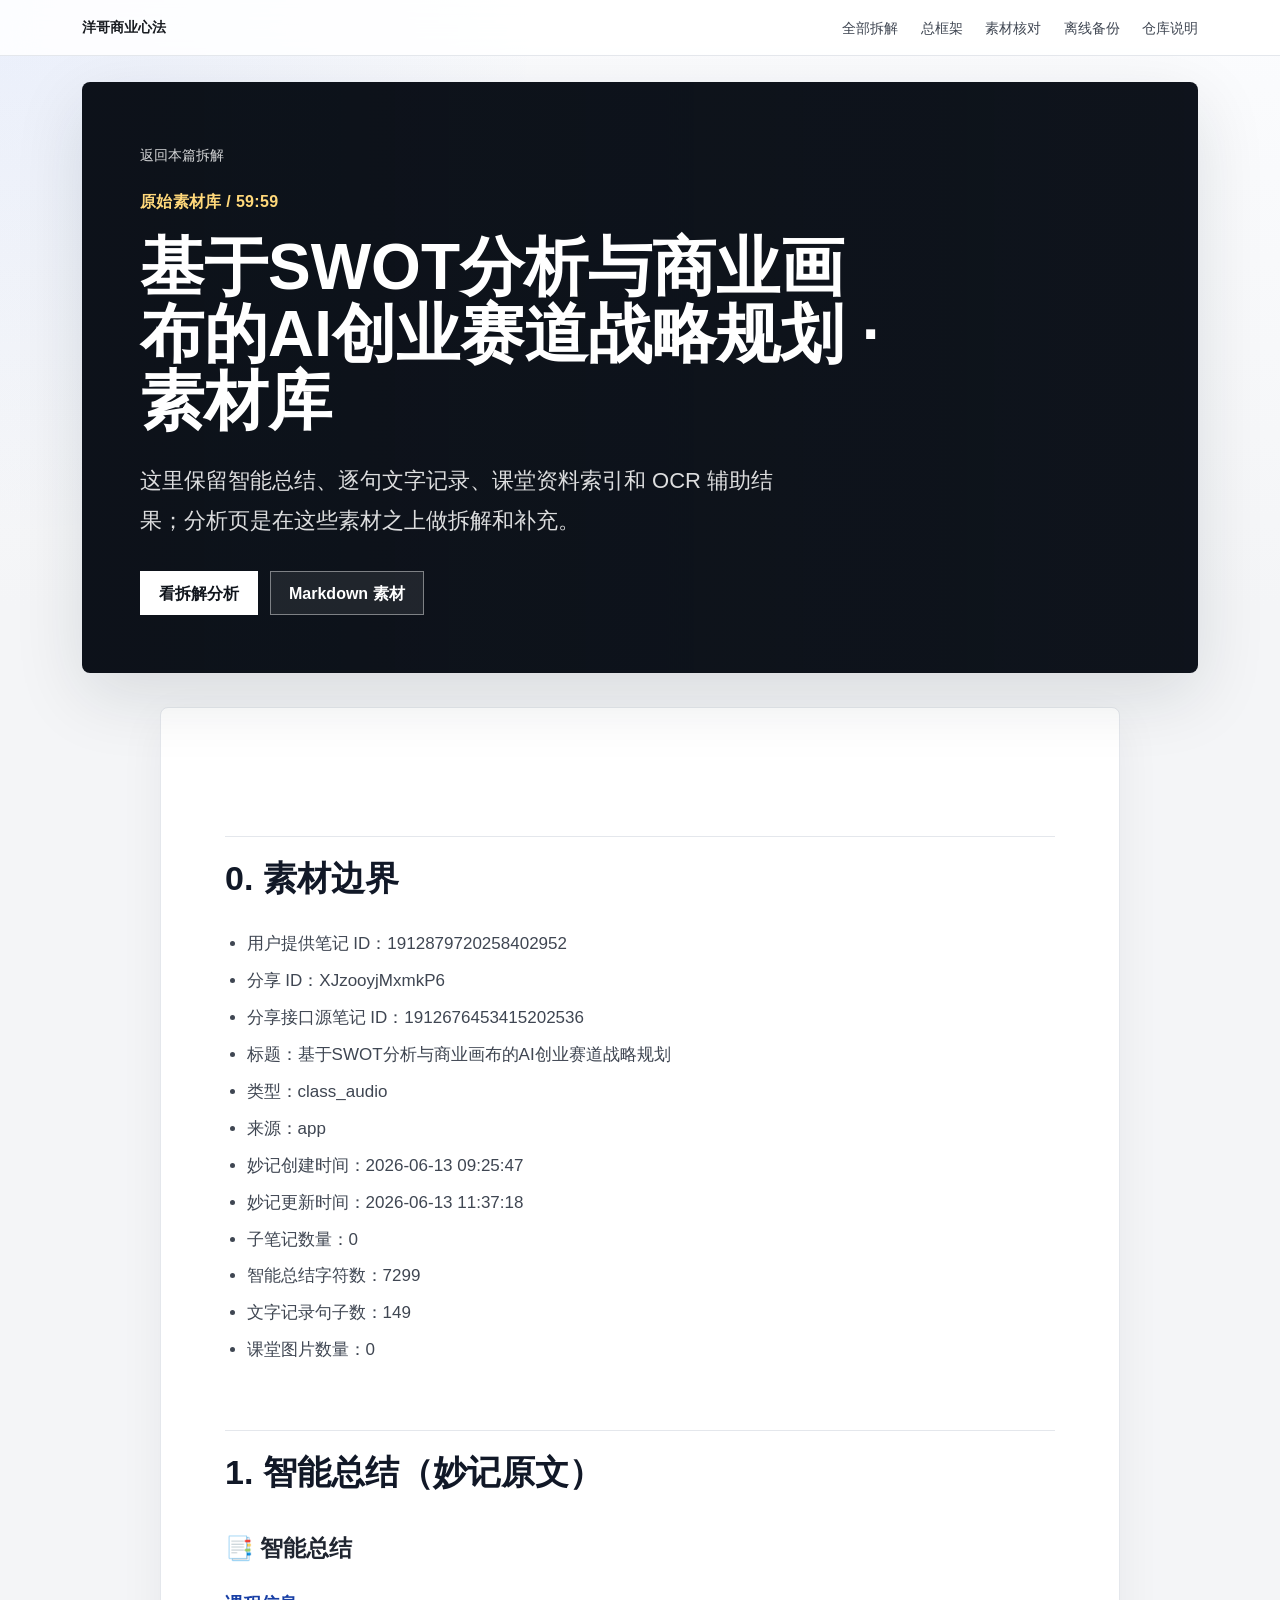
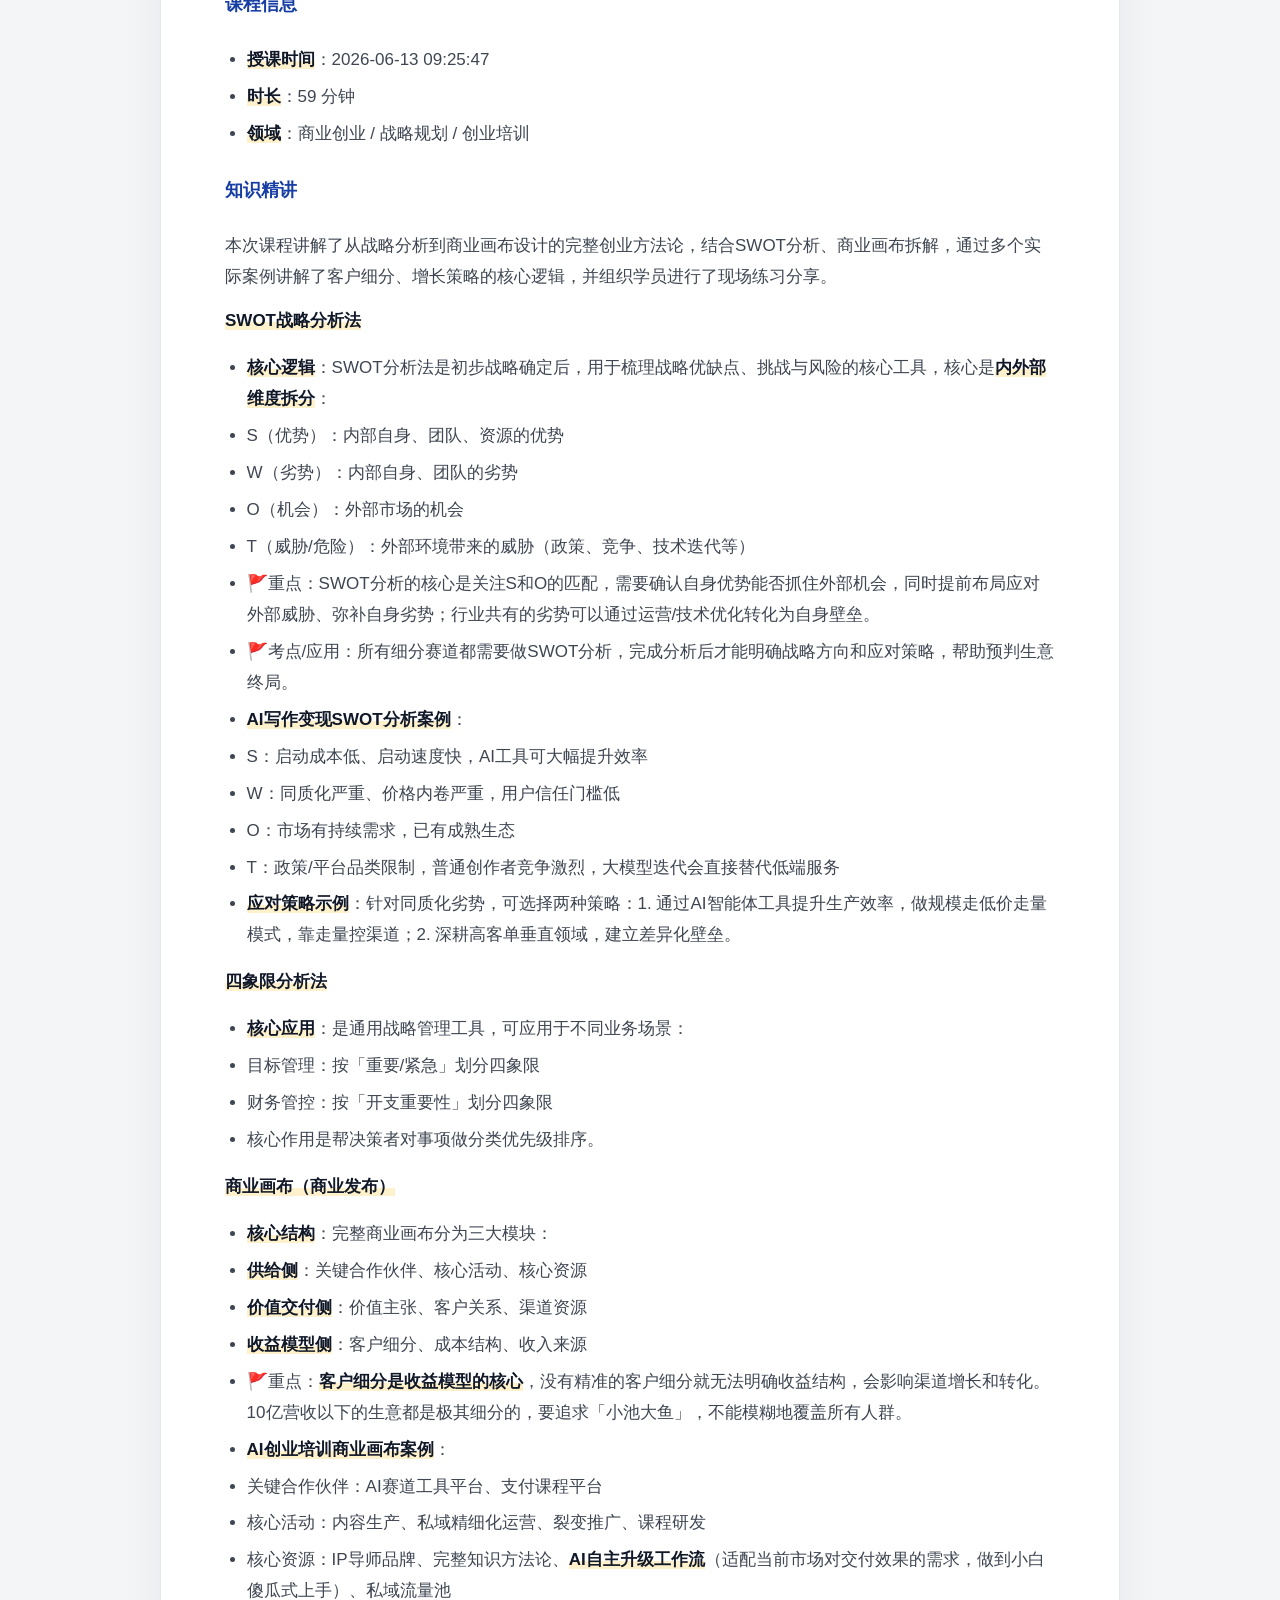
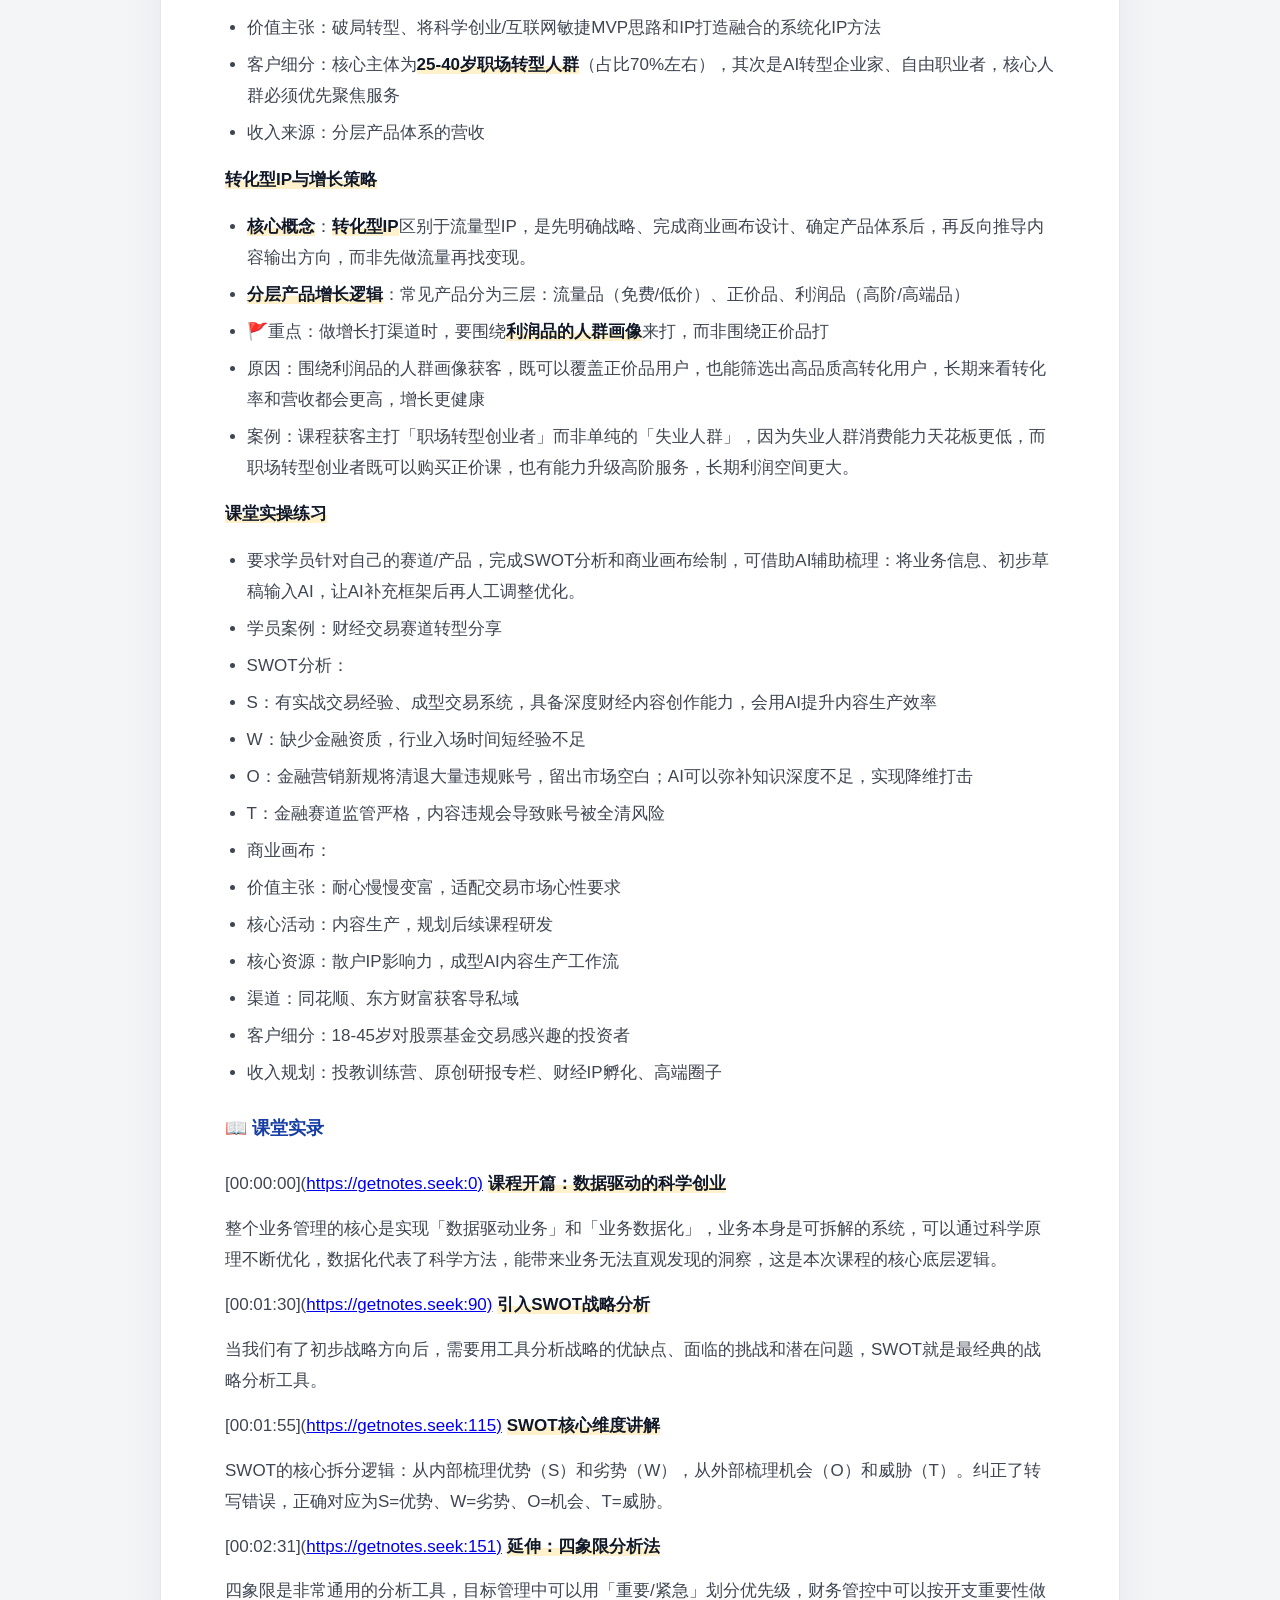
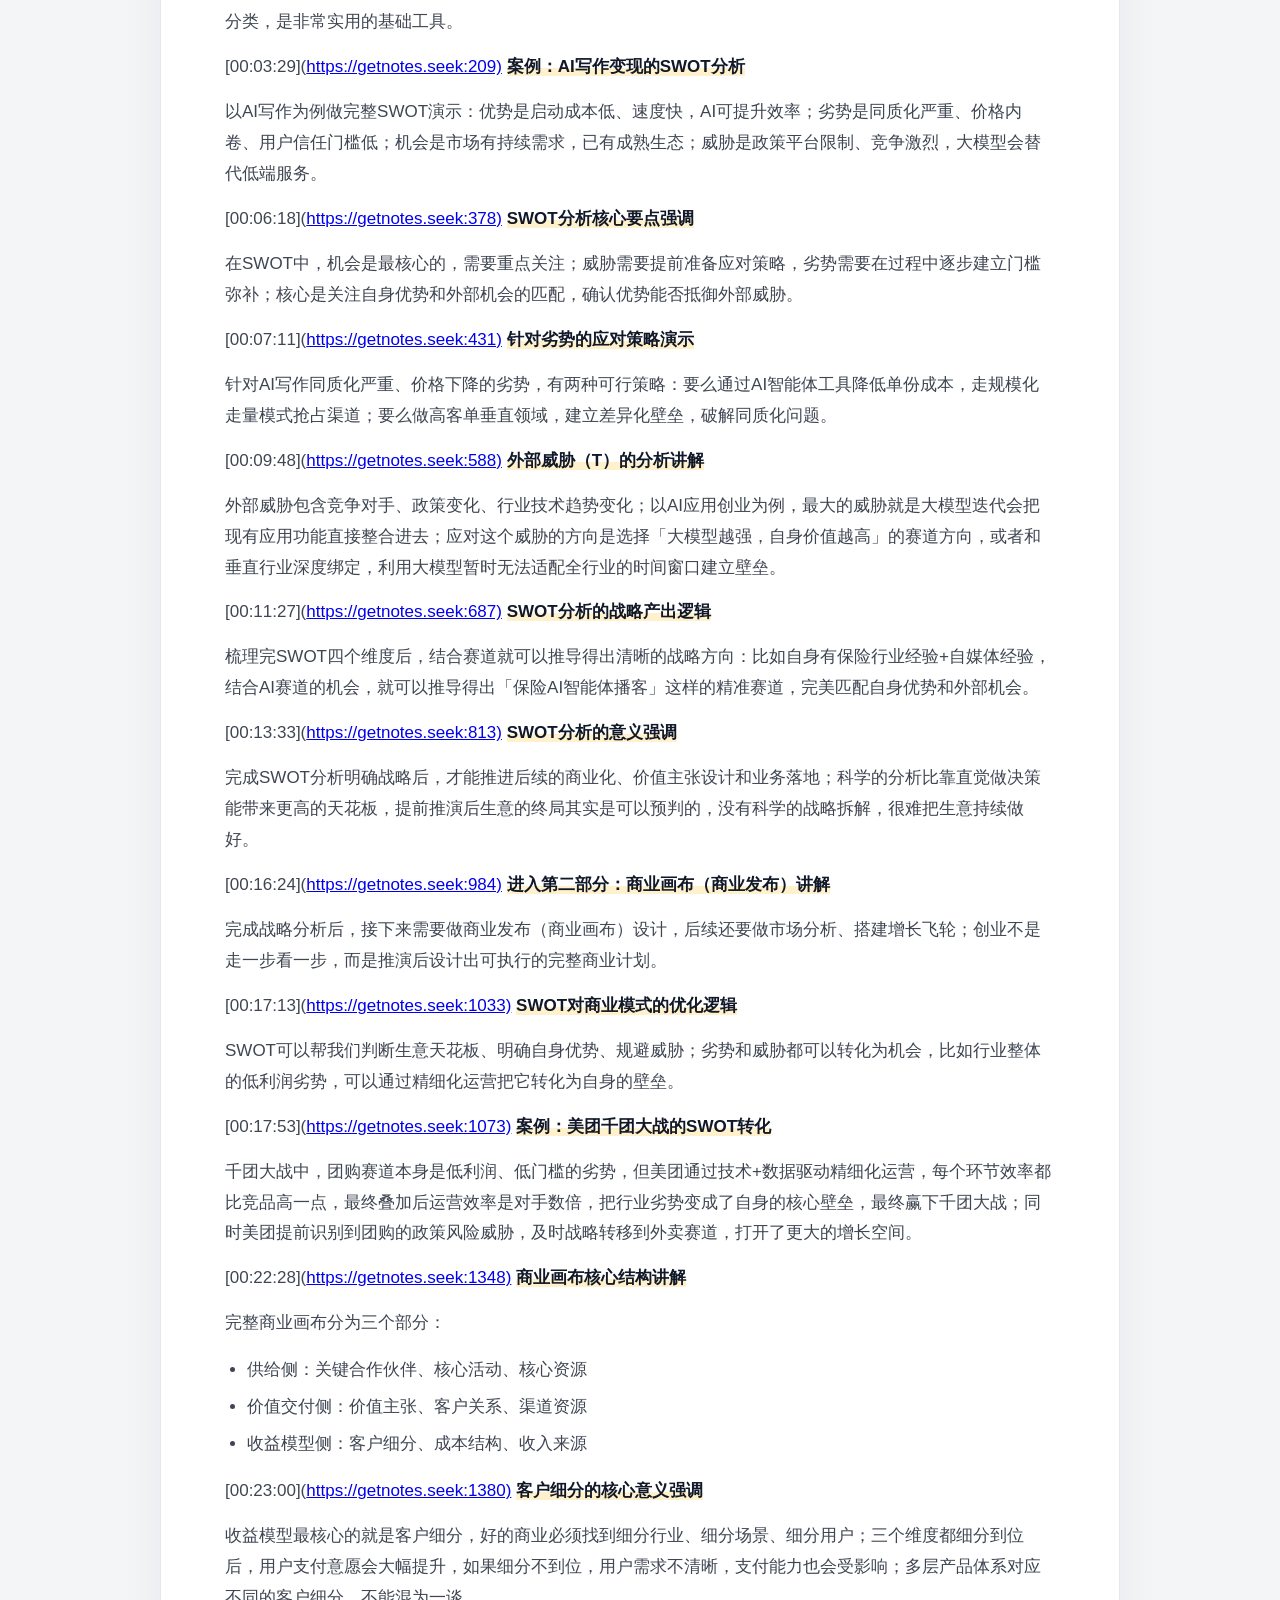
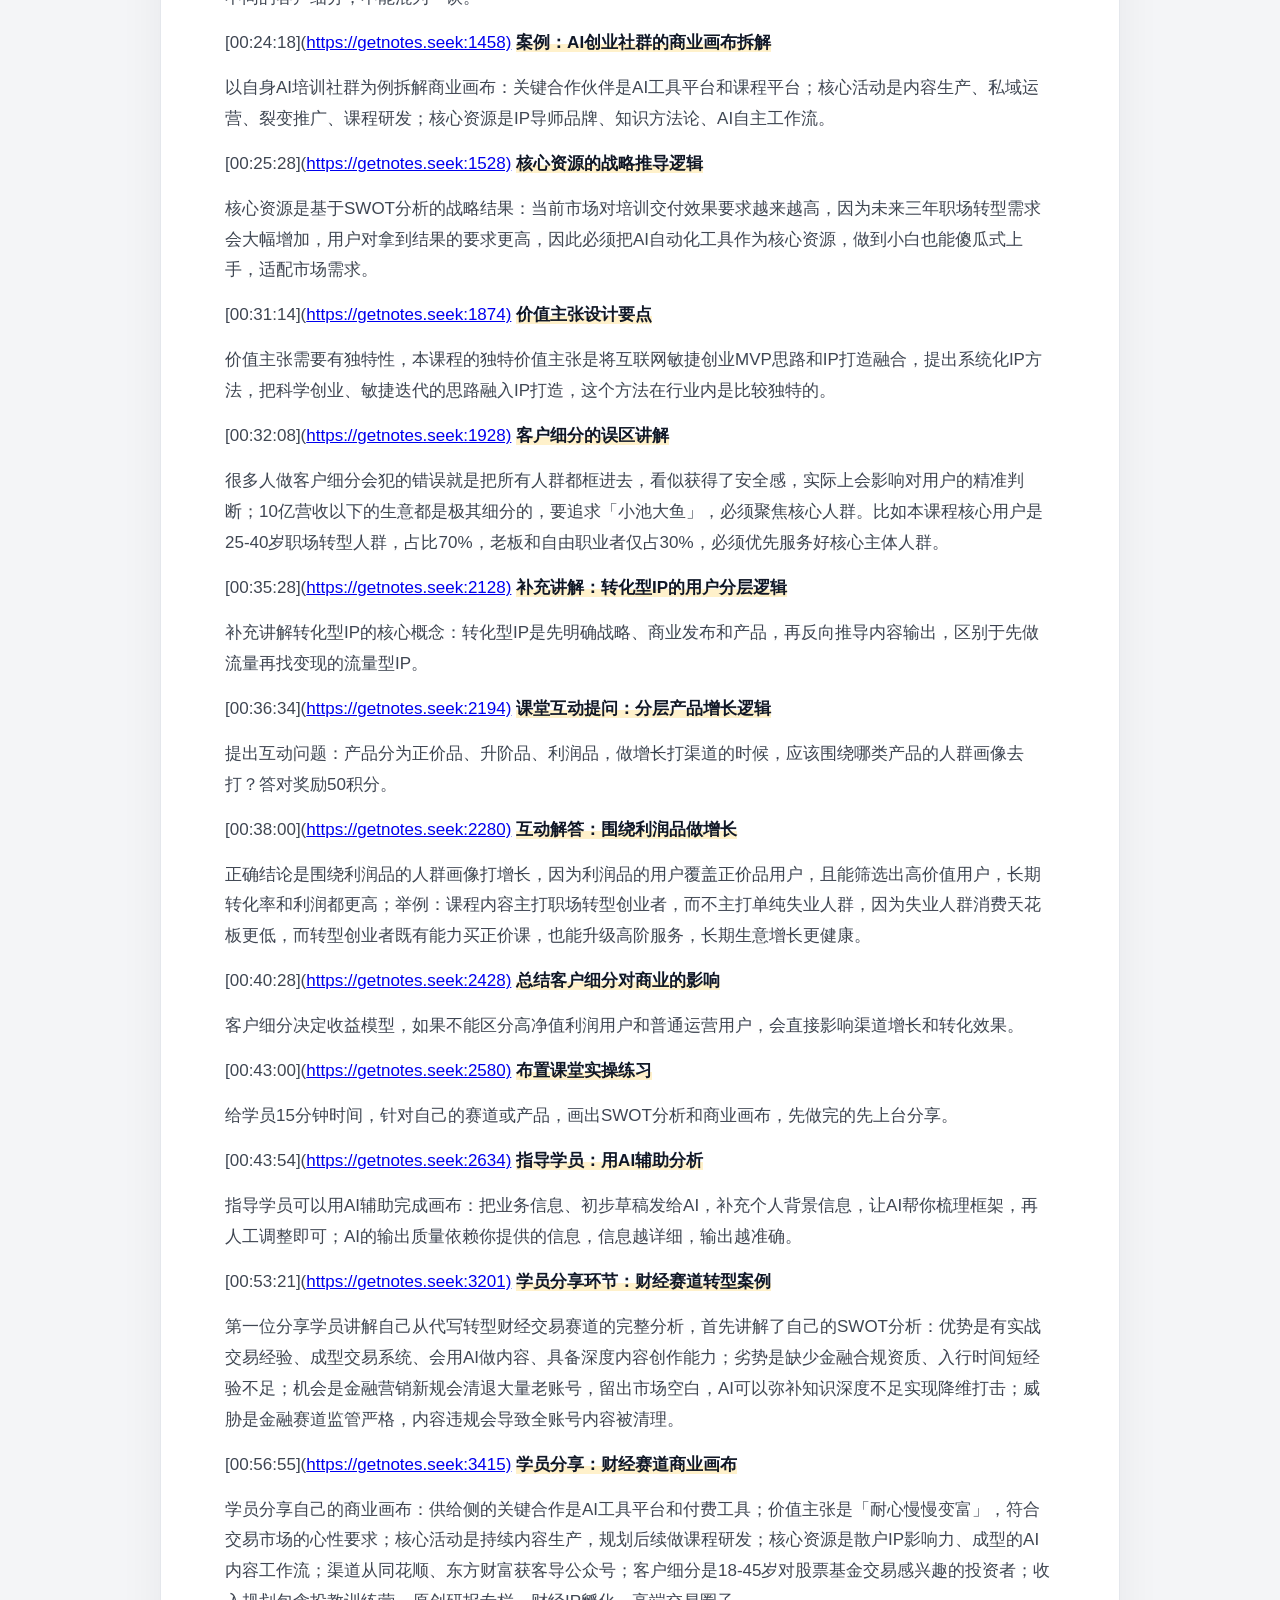
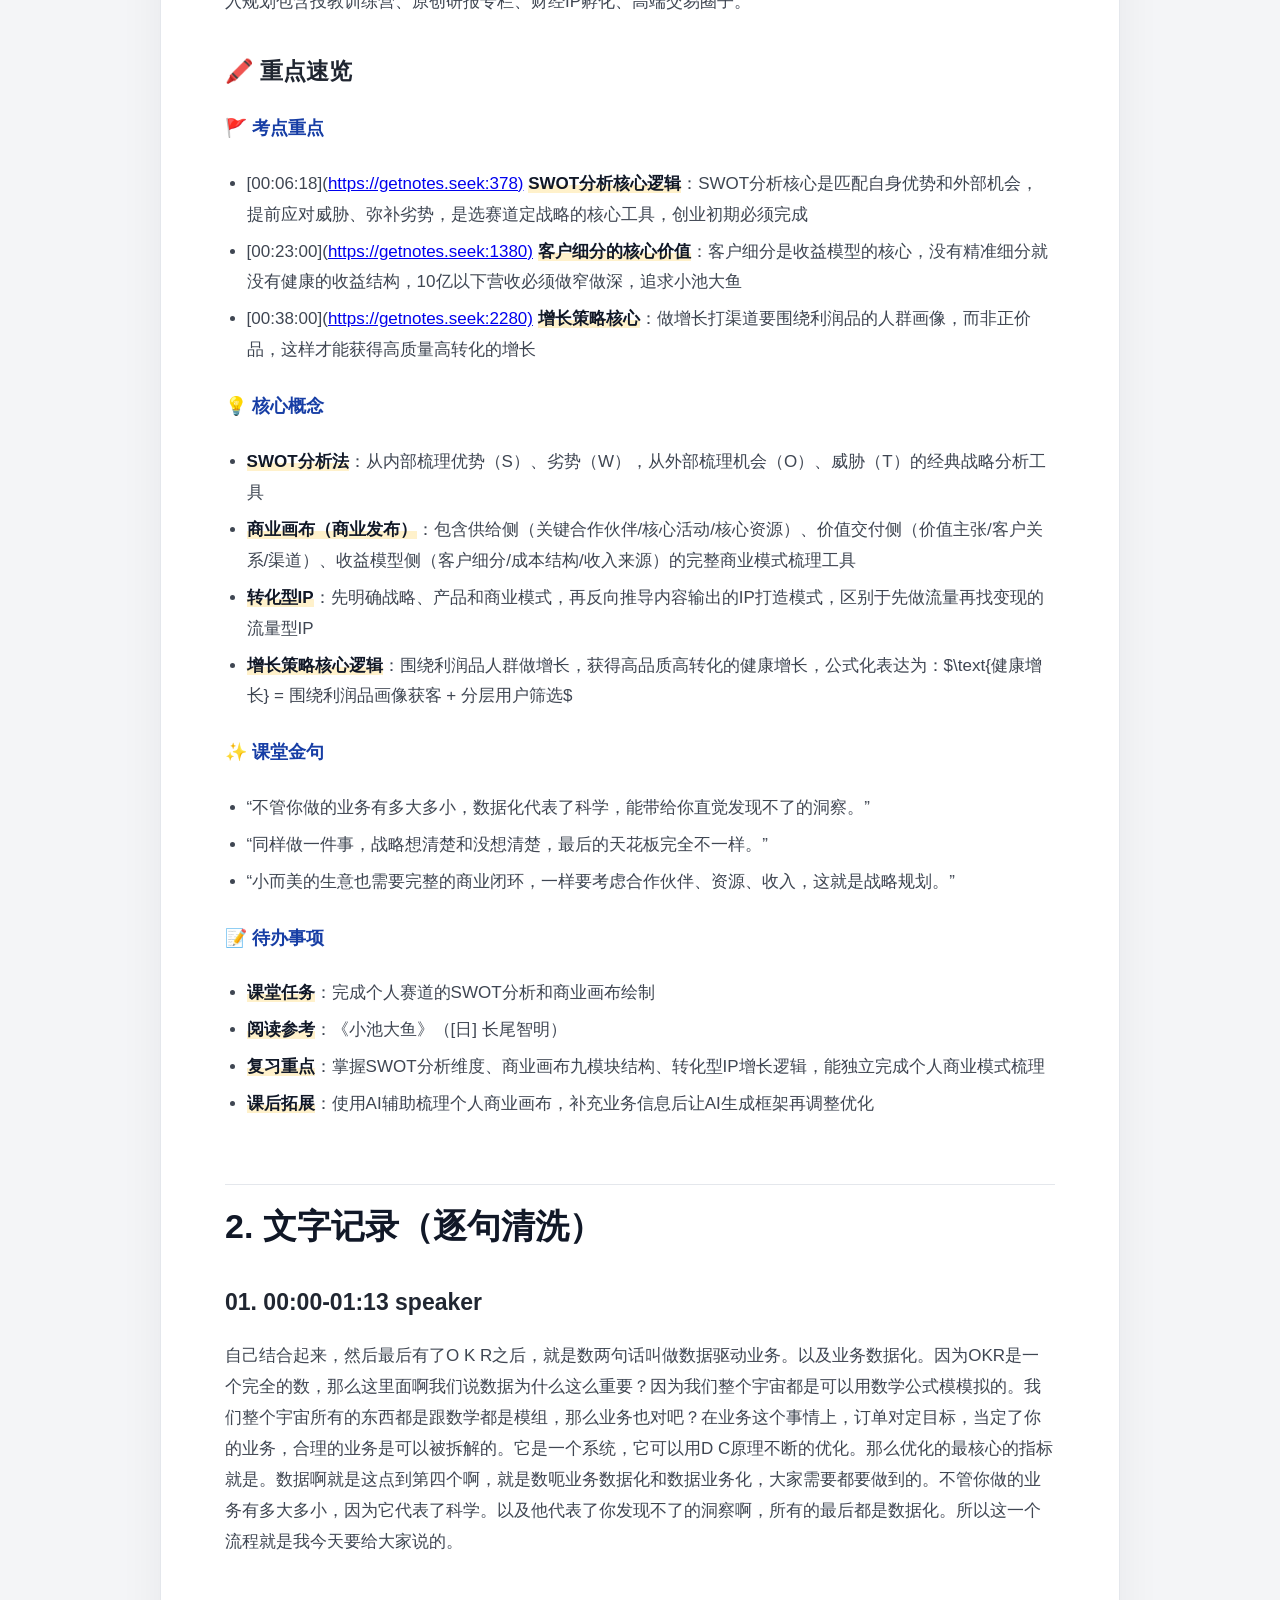
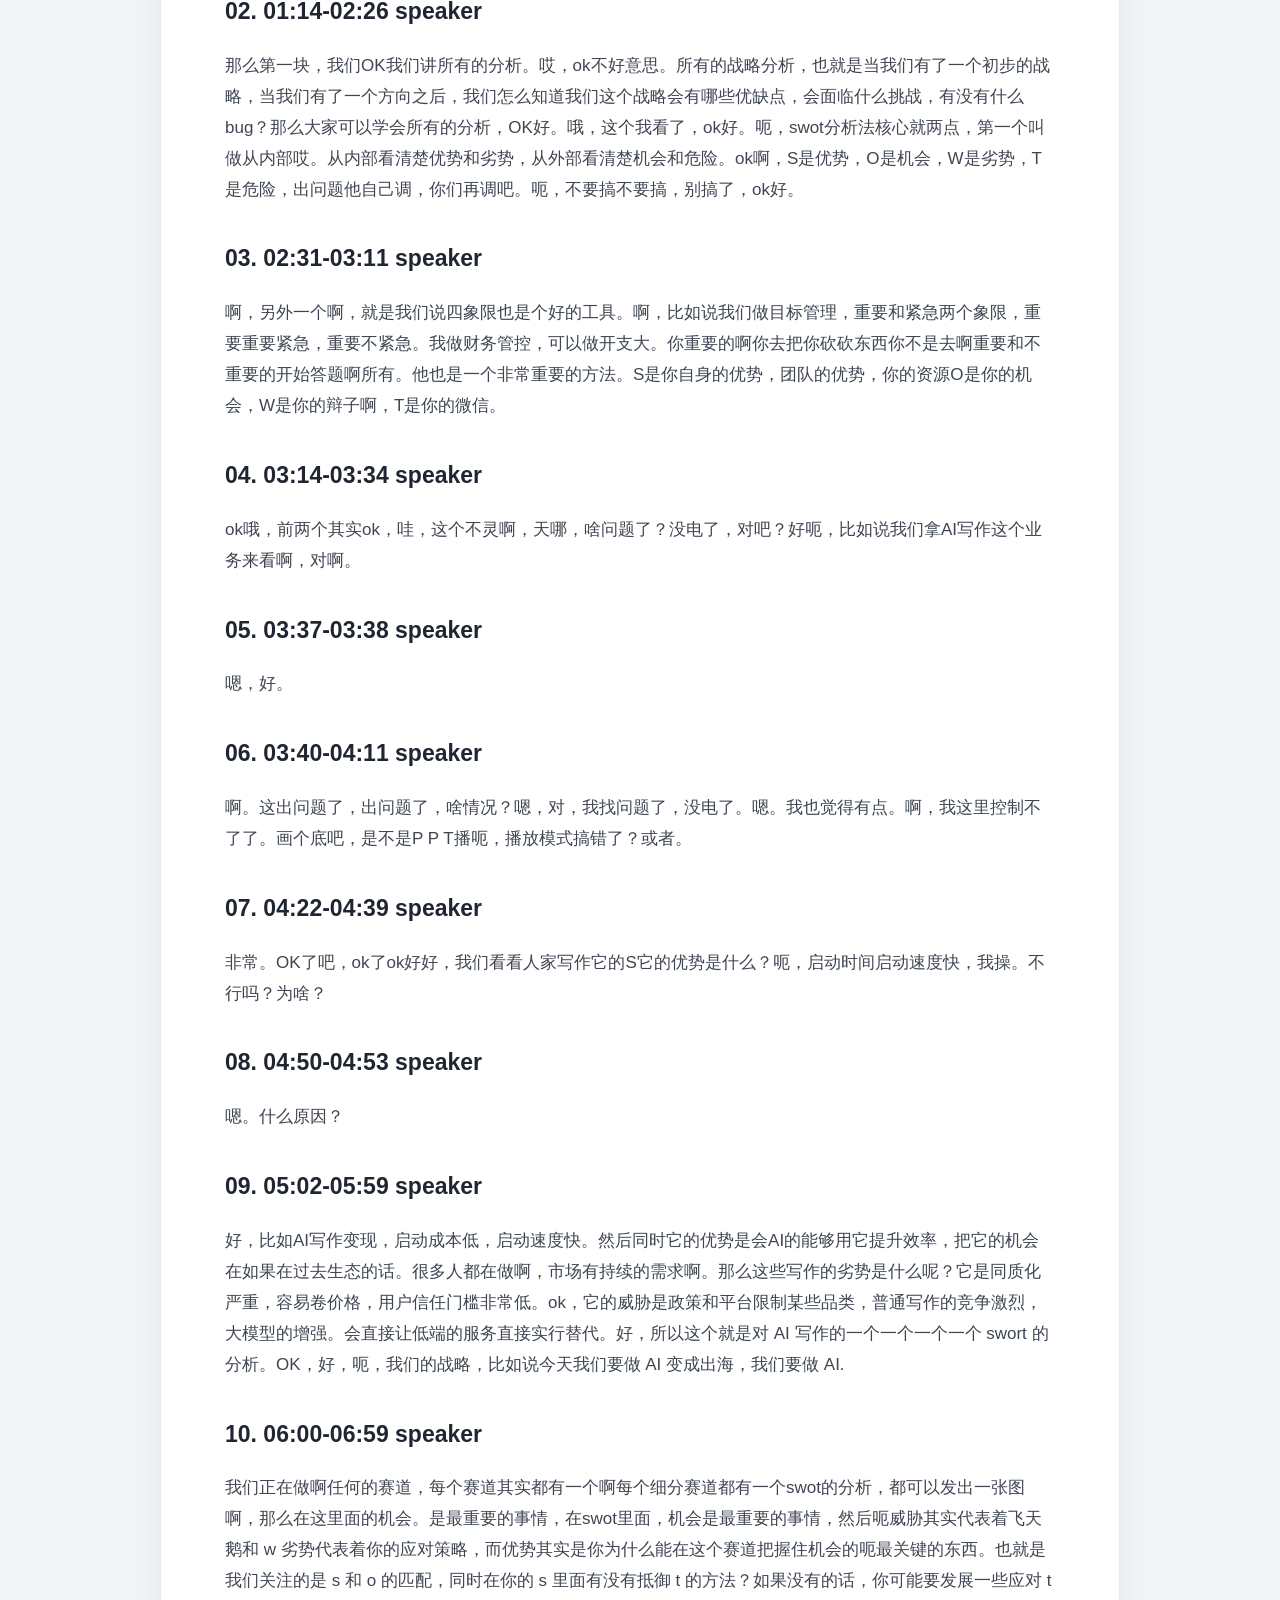
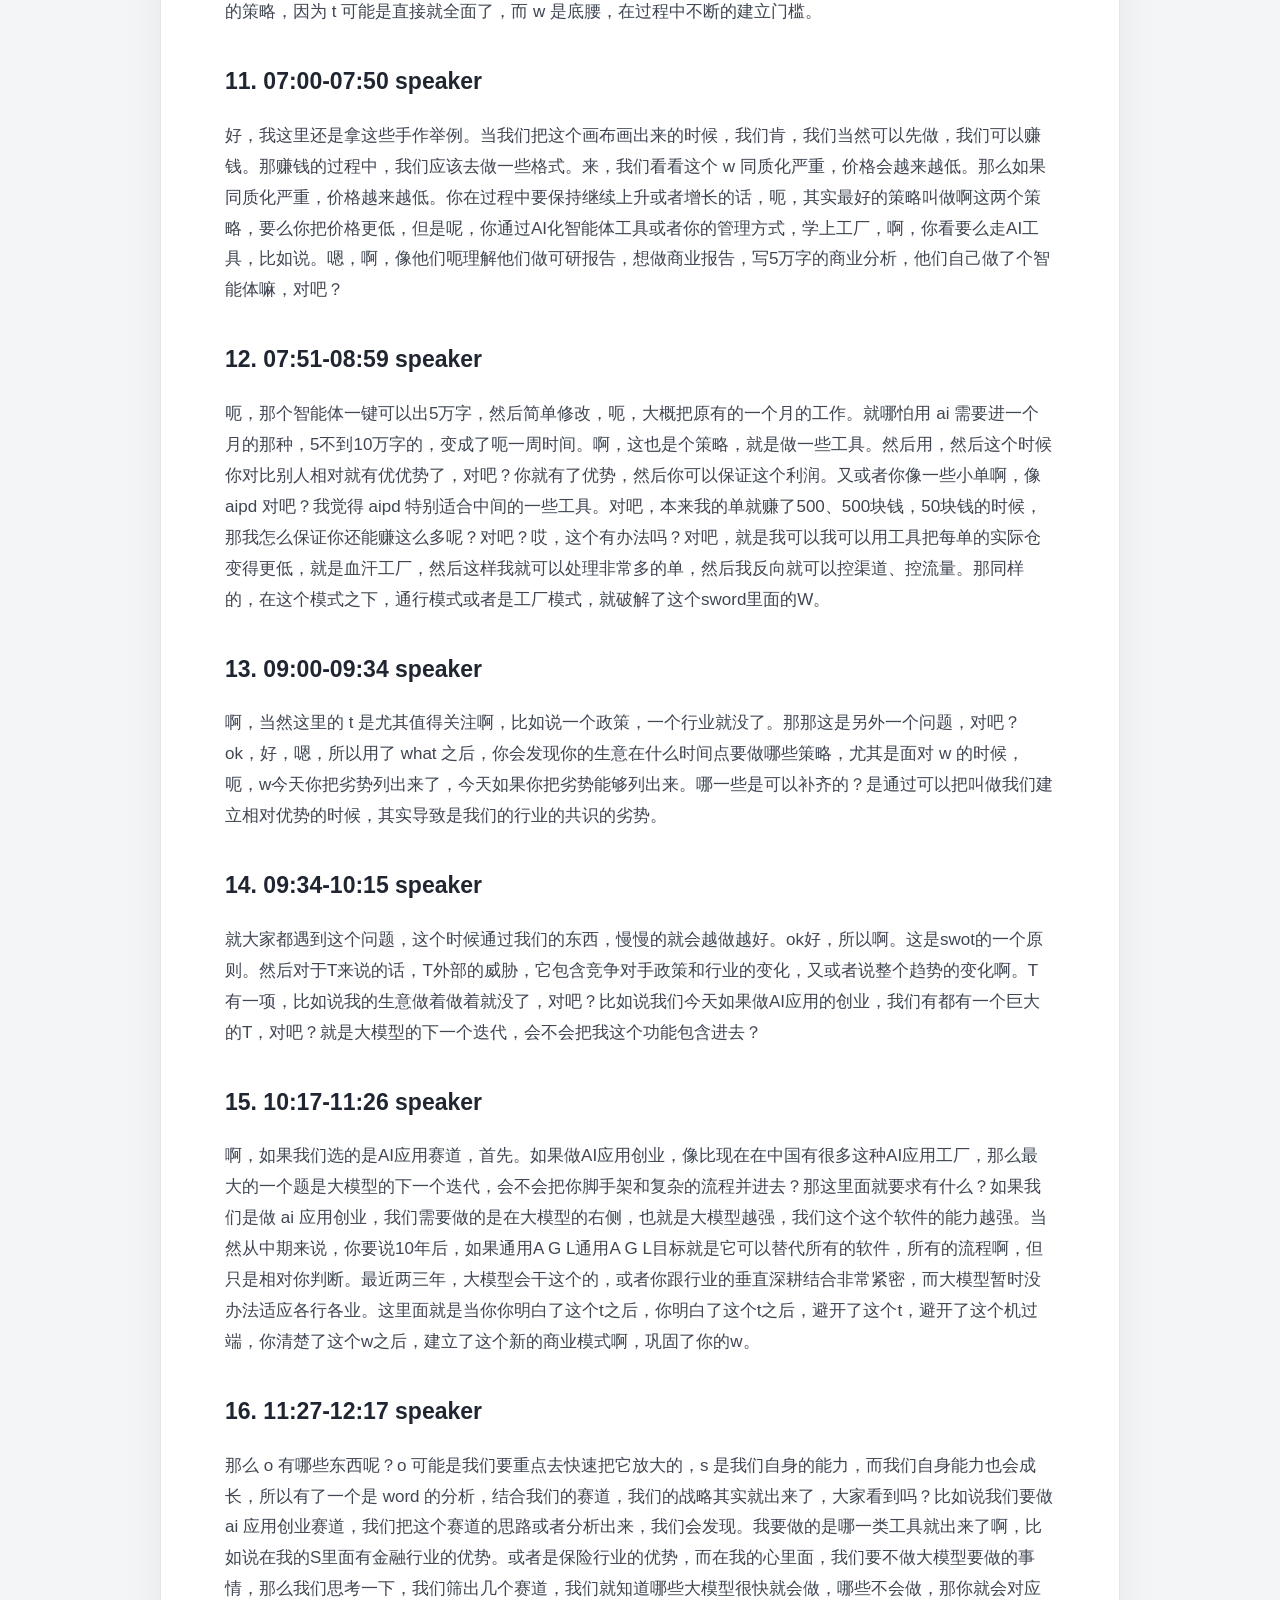
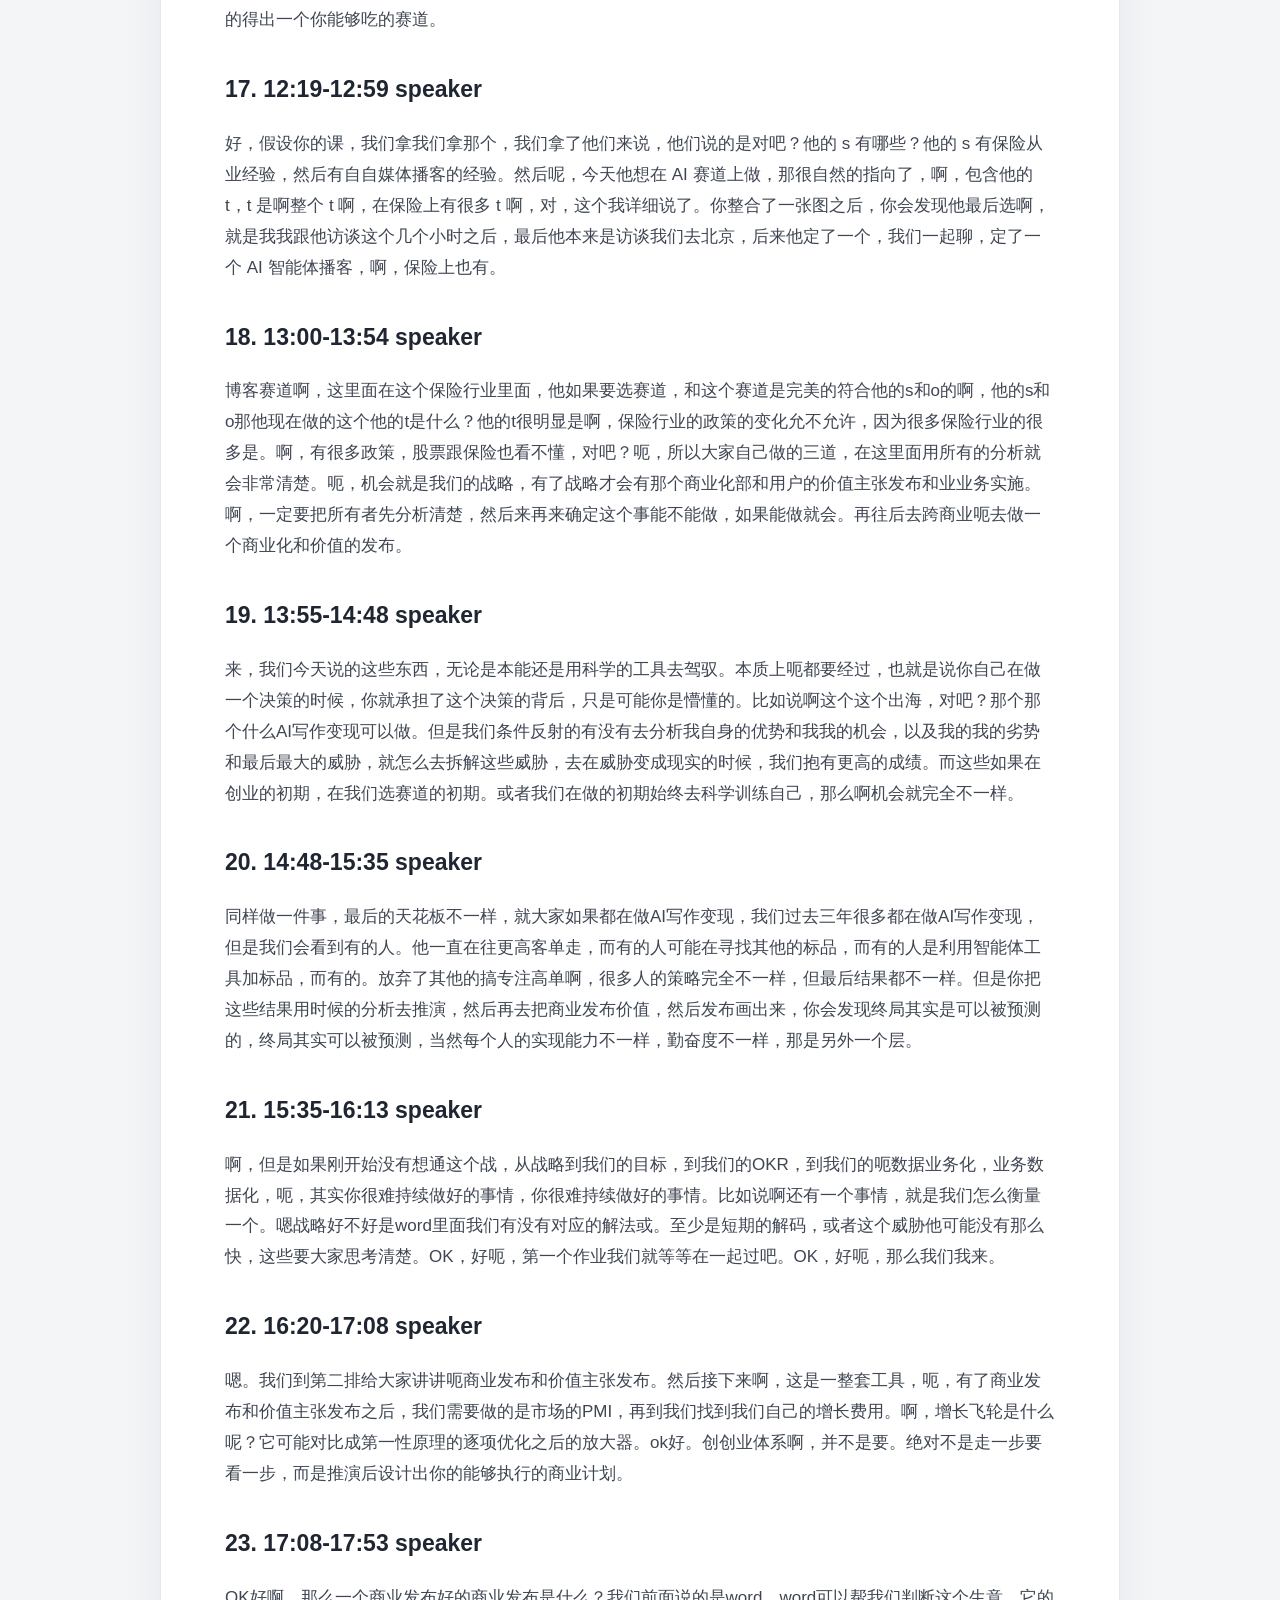
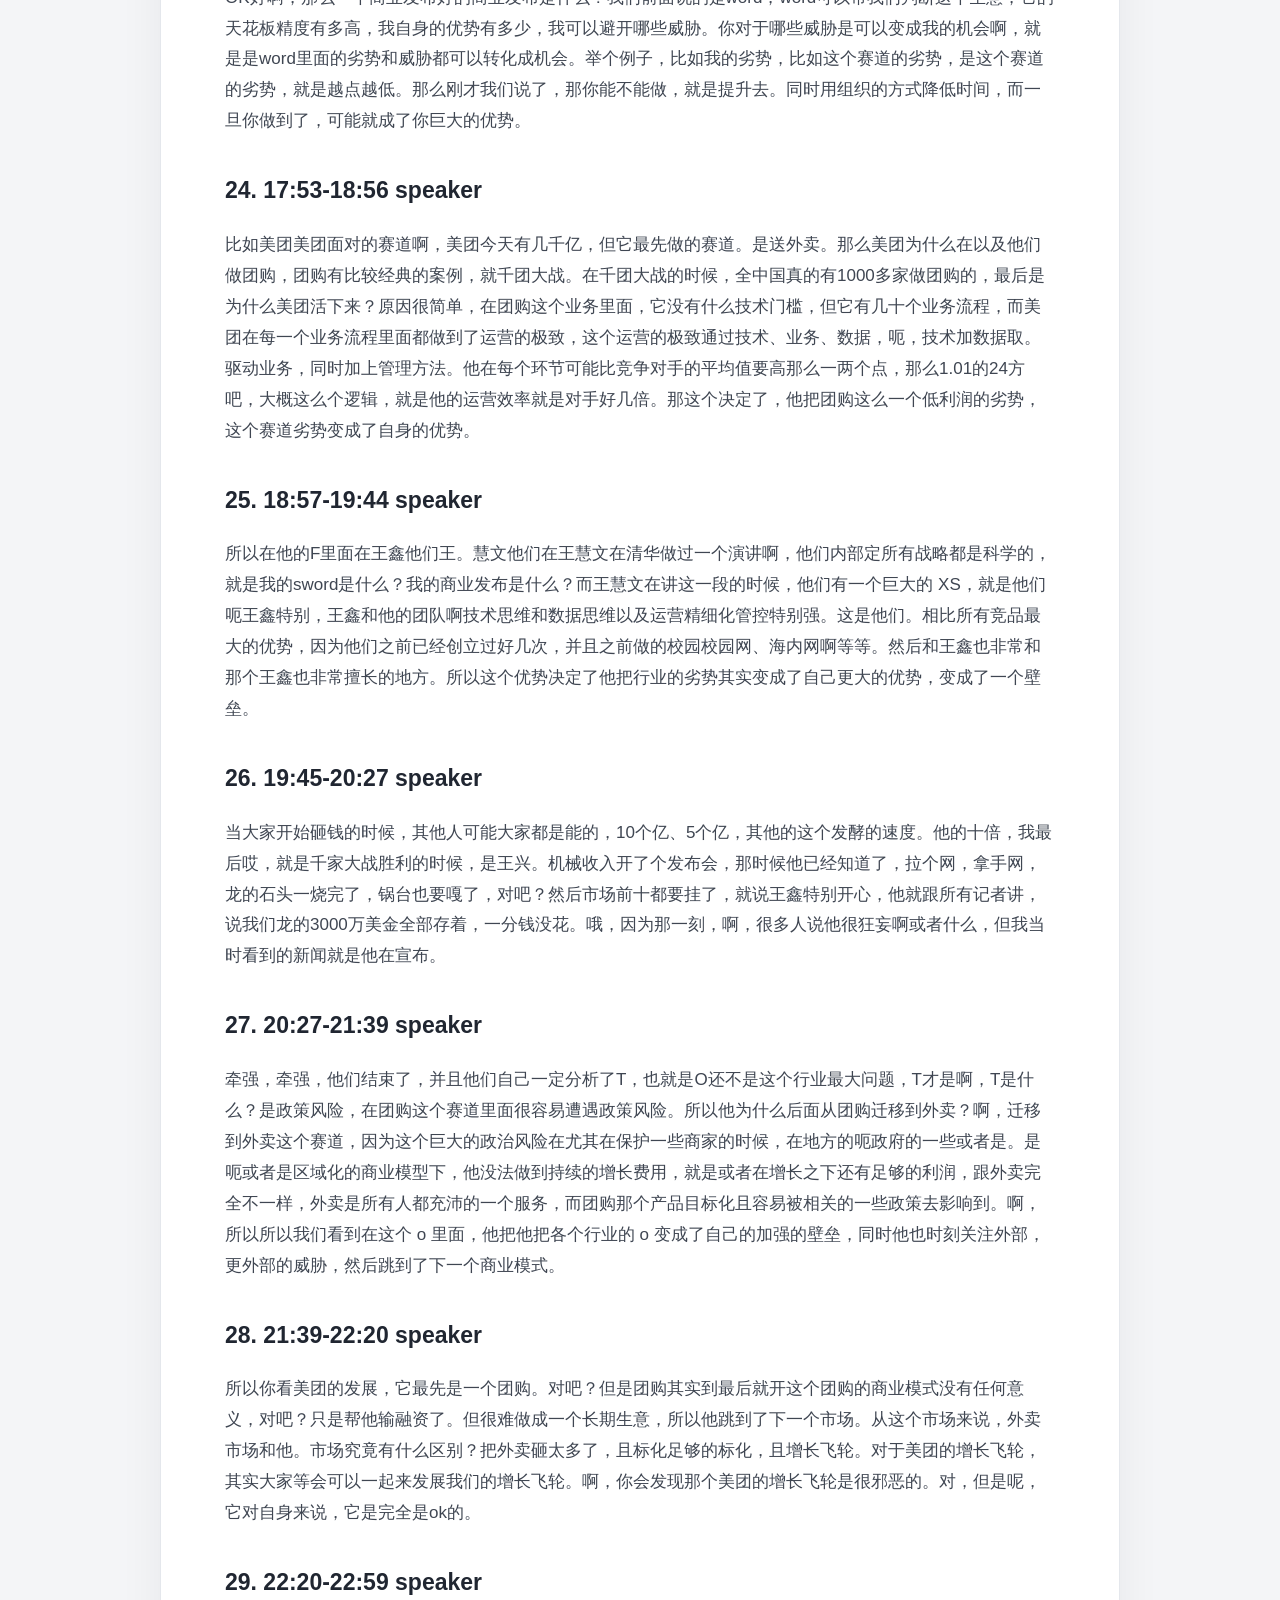
<file: notes/1912879720258402952/materials.html>
<!doctype html>
<html lang="zh-CN">
<head>
  <meta charset="utf-8">
  <meta name="viewport" content="width=device-width, initial-scale=1">
  <title>基于SWOT分析与商业画布的AI创业赛道战略规划 · 智能总结与逐字稿</title>
  <meta name="description" content="妙记智能总结、文字记录和课堂资料清洗版素材库。">
  <link rel="stylesheet" href="../../styles.css">
</head>
<body>
<header class="site-header">
    <nav>
      <a href="../../index.html" class="brand">洋哥商业心法</a>
      <div>
        <a href="../../index.html#notes">全部拆解</a>
        <a href="../../index.html#framework">总框架</a>
        <a href="../../audit.html">素材核对</a>
        <a href="../../archive.html">离线备份</a>
        <a href="../../README.md">仓库说明</a>
      </div>
    </nav>
  </header>
  <main id="top">
    <section class="article-hero">
      <div class="article-hero-copy">
        <a class="back-link" href="index.html">返回本篇拆解</a>
        <p class="meta">原始素材库 / 59:59</p>
        <h1>基于SWOT分析与商业画布的AI创业赛道战略规划 · 素材库</h1>
        <p class="lead">这里保留智能总结、逐句文字记录、课堂资料索引和 OCR 辅助结果；分析页是在这些素材之上做拆解和补充。</p>
        <div class="actions">
          <a class="button primary" href="index.html">看拆解分析</a>
          <a class="button ghost" href="sources/normalized-materials.md">Markdown 素材</a>
        </div>
      </div>
    </section>

    <article class="content source-content">

<h2 id="0-素材边界">0. 素材边界</h2>
<ul>
<li>用户提供笔记 ID：1912879720258402952</li>
<li>分享 ID：XJzooyjMxmkP6</li>
<li>分享接口源笔记 ID：1912676453415202536</li>
<li>标题：基于SWOT分析与商业画布的AI创业赛道战略规划</li>
<li>类型：class_audio</li>
<li>来源：app</li>
<li>妙记创建时间：2026-06-13 09:25:47</li>
<li>妙记更新时间：2026-06-13 11:37:18</li>
<li>子笔记数量：0</li>
<li>智能总结字符数：7299</li>
<li>文字记录句子数：149</li>
<li>课堂图片数量：0</li>
</ul>
<h2 id="1-智能总结-妙记原文">1. 智能总结（妙记原文）</h2>
<h3 id="智能总结">📑 智能总结</h3>
<h4 id="课程信息">课程信息</h4>
<ul>
<li><strong>授课时间</strong>：2026-06-13 09:25:47</li>
<li><strong>时长</strong>：59 分钟</li>
<li><strong>领域</strong>：商业创业 / 战略规划 / 创业培训</li>
</ul>
<h4 id="知识精讲">知识精讲</h4>
<p>本次课程讲解了从战略分析到商业画布设计的完整创业方法论，结合SWOT分析、商业画布拆解，通过多个实际案例讲解了客户细分、增长策略的核心逻辑，并组织学员进行了现场练习分享。</p>
<p><strong>SWOT战略分析法</strong></p>
<ul>
<li><strong>核心逻辑</strong>：SWOT分析法是初步战略确定后，用于梳理战略优缺点、挑战与风险的核心工具，核心是<strong>内外部维度拆分</strong>：</li>
<li>S（优势）：内部自身、团队、资源的优势</li>
<li>W（劣势）：内部自身、团队的劣势</li>
<li>O（机会）：外部市场的机会</li>
<li>T（威胁/危险）：外部环境带来的威胁（政策、竞争、技术迭代等）</li>
<li>🚩重点：SWOT分析的核心是关注S和O的匹配，需要确认自身优势能否抓住外部机会，同时提前布局应对外部威胁、弥补自身劣势；行业共有的劣势可以通过运营/技术优化转化为自身壁垒。</li>
<li>🚩考点/应用：所有细分赛道都需要做SWOT分析，完成分析后才能明确战略方向和应对策略，帮助预判生意终局。</li>
<li><strong>AI写作变现SWOT分析案例</strong>：</li>
<li>S：启动成本低、启动速度快，AI工具可大幅提升效率</li>
<li>W：同质化严重、价格内卷严重，用户信任门槛低</li>
<li>O：市场有持续需求，已有成熟生态</li>
<li>T：政策/平台品类限制，普通创作者竞争激烈，大模型迭代会直接替代低端服务</li>
<li><strong>应对策略示例</strong>：针对同质化劣势，可选择两种策略：1. 通过AI智能体工具提升生产效率，做规模走低价走量模式，靠走量控渠道；2. 深耕高客单垂直领域，建立差异化壁垒。</li>
</ul>
<p><strong>四象限分析法</strong></p>
<ul>
<li><strong>核心应用</strong>：是通用战略管理工具，可应用于不同业务场景：</li>
<li>目标管理：按「重要/紧急」划分四象限</li>
<li>财务管控：按「开支重要性」划分四象限</li>
<li>核心作用是帮决策者对事项做分类优先级排序。</li>
</ul>
<p><strong>商业画布（商业发布）</strong></p>
<ul>
<li><strong>核心结构</strong>：完整商业画布分为三大模块：</li>
<li><strong>供给侧</strong>：关键合作伙伴、核心活动、核心资源</li>
<li><strong>价值交付侧</strong>：价值主张、客户关系、渠道资源</li>
<li><strong>收益模型侧</strong>：客户细分、成本结构、收入来源</li>
<li>🚩重点：<strong>客户细分是收益模型的核心</strong>，没有精准的客户细分就无法明确收益结构，会影响渠道增长和转化。10亿营收以下的生意都是极其细分的，要追求「小池大鱼」，不能模糊地覆盖所有人群。</li>
<li><strong>AI创业培训商业画布案例</strong>：</li>
<li>关键合作伙伴：AI赛道工具平台、支付课程平台</li>
<li>核心活动：内容生产、私域精细化运营、裂变推广、课程研发</li>
<li>核心资源：IP导师品牌、完整知识方法论、<strong>AI自主升级工作流</strong>（适配当前市场对交付效果的需求，做到小白傻瓜式上手）、私域流量池</li>
<li>价值主张：破局转型、将科学创业/互联网敏捷MVP思路和IP打造融合的系统化IP方法</li>
<li>客户细分：核心主体为<strong>25-40岁职场转型人群</strong>（占比70%左右），其次是AI转型企业家、自由职业者，核心人群必须优先聚焦服务</li>
<li>收入来源：分层产品体系的营收</li>
</ul>
<p><strong>转化型IP与增长策略</strong></p>
<ul>
<li><strong>核心概念</strong>：<strong>转化型IP</strong>区别于流量型IP，是先明确战略、完成商业画布设计、确定产品体系后，再反向推导内容输出方向，而非先做流量再找变现。</li>
<li><strong>分层产品增长逻辑</strong>：常见产品分为三层：流量品（免费/低价）、正价品、利润品（高阶/高端品）</li>
<li>🚩重点：做增长打渠道时，要围绕<strong>利润品的人群画像</strong>来打，而非围绕正价品打</li>
<li>原因：围绕利润品的人群画像获客，既可以覆盖正价品用户，也能筛选出高品质高转化用户，长期来看转化率和营收都会更高，增长更健康</li>
<li>案例：课程获客主打「职场转型创业者」而非单纯的「失业人群」，因为失业人群消费能力天花板更低，而职场转型创业者既可以购买正价课，也有能力升级高阶服务，长期利润空间更大。</li>
</ul>
<p><strong>课堂实操练习</strong></p>
<ul>
<li>要求学员针对自己的赛道/产品，完成SWOT分析和商业画布绘制，可借助AI辅助梳理：将业务信息、初步草稿输入AI，让AI补充框架后再人工调整优化。</li>
<li>学员案例：财经交易赛道转型分享</li>
<li>SWOT分析：</li>
<li>S：有实战交易经验、成型交易系统，具备深度财经内容创作能力，会用AI提升内容生产效率</li>
<li>W：缺少金融资质，行业入场时间短经验不足</li>
<li>O：金融营销新规将清退大量违规账号，留出市场空白；AI可以弥补知识深度不足，实现降维打击</li>
<li>T：金融赛道监管严格，内容违规会导致账号被全清风险</li>
<li>商业画布：</li>
<li>价值主张：耐心慢慢变富，适配交易市场心性要求</li>
<li>核心活动：内容生产，规划后续课程研发</li>
<li>核心资源：散户IP影响力，成型AI内容生产工作流</li>
<li>渠道：同花顺、东方财富获客导私域</li>
<li>客户细分：18-45岁对股票基金交易感兴趣的投资者</li>
<li>收入规划：投教训练营、原创研报专栏、财经IP孵化、高端圈子</li>
</ul>
<h4 id="课堂实录">📖 课堂实录</h4>
<p>[00:00:00](<a href="https://getnotes.seek:0)" target="_blank" rel="noreferrer">https://getnotes.seek:0)</a> <strong>课程开篇：数据驱动的科学创业</strong></p>
<p>整个业务管理的核心是实现「数据驱动业务」和「业务数据化」，业务本身是可拆解的系统，可以通过科学原理不断优化，数据化代表了科学方法，能带来业务无法直观发现的洞察，这是本次课程的核心底层逻辑。</p>
<p>[00:01:30](<a href="https://getnotes.seek:90)" target="_blank" rel="noreferrer">https://getnotes.seek:90)</a> <strong>引入SWOT战略分析</strong></p>
<p>当我们有了初步战略方向后，需要用工具分析战略的优缺点、面临的挑战和潜在问题，SWOT就是最经典的战略分析工具。</p>
<p>[00:01:55](<a href="https://getnotes.seek:115)" target="_blank" rel="noreferrer">https://getnotes.seek:115)</a> <strong>SWOT核心维度讲解</strong></p>
<p>SWOT的核心拆分逻辑：从内部梳理优势（S）和劣势（W），从外部梳理机会（O）和威胁（T）。纠正了转写错误，正确对应为S=优势、W=劣势、O=机会、T=威胁。</p>
<p>[00:02:31](<a href="https://getnotes.seek:151)" target="_blank" rel="noreferrer">https://getnotes.seek:151)</a> <strong>延伸：四象限分析法</strong></p>
<p>四象限是非常通用的分析工具，目标管理中可以用「重要/紧急」划分优先级，财务管控中可以按开支重要性做分类，是非常实用的基础工具。</p>
<p>[00:03:29](<a href="https://getnotes.seek:209)" target="_blank" rel="noreferrer">https://getnotes.seek:209)</a> <strong>案例：AI写作变现的SWOT分析</strong></p>
<p>以AI写作为例做完整SWOT演示：优势是启动成本低、速度快，AI可提升效率；劣势是同质化严重、价格内卷、用户信任门槛低；机会是市场有持续需求，已有成熟生态；威胁是政策平台限制、竞争激烈，大模型会替代低端服务。</p>
<p>[00:06:18](<a href="https://getnotes.seek:378)" target="_blank" rel="noreferrer">https://getnotes.seek:378)</a> <strong>SWOT分析核心要点强调</strong></p>
<p>在SWOT中，机会是最核心的，需要重点关注；威胁需要提前准备应对策略，劣势需要在过程中逐步建立门槛弥补；核心是关注自身优势和外部机会的匹配，确认优势能否抵御外部威胁。</p>
<p>[00:07:11](<a href="https://getnotes.seek:431)" target="_blank" rel="noreferrer">https://getnotes.seek:431)</a> <strong>针对劣势的应对策略演示</strong></p>
<p>针对AI写作同质化严重、价格下降的劣势，有两种可行策略：要么通过AI智能体工具降低单份成本，走规模化走量模式抢占渠道；要么做高客单垂直领域，建立差异化壁垒，破解同质化问题。</p>
<p>[00:09:48](<a href="https://getnotes.seek:588)" target="_blank" rel="noreferrer">https://getnotes.seek:588)</a> <strong>外部威胁（T）的分析讲解</strong></p>
<p>外部威胁包含竞争对手、政策变化、行业技术趋势变化；以AI应用创业为例，最大的威胁就是大模型迭代会把现有应用功能直接整合进去；应对这个威胁的方向是选择「大模型越强，自身价值越高」的赛道方向，或者和垂直行业深度绑定，利用大模型暂时无法适配全行业的时间窗口建立壁垒。</p>
<p>[00:11:27](<a href="https://getnotes.seek:687)" target="_blank" rel="noreferrer">https://getnotes.seek:687)</a> <strong>SWOT分析的战略产出逻辑</strong></p>
<p>梳理完SWOT四个维度后，结合赛道就可以推导得出清晰的战略方向：比如自身有保险行业经验+自媒体经验，结合AI赛道的机会，就可以推导得出「保险AI智能体播客」这样的精准赛道，完美匹配自身优势和外部机会。</p>
<p>[00:13:33](<a href="https://getnotes.seek:813)" target="_blank" rel="noreferrer">https://getnotes.seek:813)</a> <strong>SWOT分析的意义强调</strong></p>
<p>完成SWOT分析明确战略后，才能推进后续的商业化、价值主张设计和业务落地；科学的分析比靠直觉做决策能带来更高的天花板，提前推演后生意的终局其实是可以预判的，没有科学的战略拆解，很难把生意持续做好。</p>
<p>[00:16:24](<a href="https://getnotes.seek:984)" target="_blank" rel="noreferrer">https://getnotes.seek:984)</a> <strong>进入第二部分：商业画布（商业发布）讲解</strong></p>
<p>完成战略分析后，接下来需要做商业发布（商业画布）设计，后续还要做市场分析、搭建增长飞轮；创业不是走一步看一步，而是推演后设计出可执行的完整商业计划。</p>
<p>[00:17:13](<a href="https://getnotes.seek:1033)" target="_blank" rel="noreferrer">https://getnotes.seek:1033)</a> <strong>SWOT对商业模式的优化逻辑</strong></p>
<p>SWOT可以帮我们判断生意天花板、明确自身优势、规避威胁；劣势和威胁都可以转化为机会，比如行业整体的低利润劣势，可以通过精细化运营把它转化为自身的壁垒。</p>
<p>[00:17:53](<a href="https://getnotes.seek:1073)" target="_blank" rel="noreferrer">https://getnotes.seek:1073)</a> <strong>案例：美团千团大战的SWOT转化</strong></p>
<p>千团大战中，团购赛道本身是低利润、低门槛的劣势，但美团通过技术+数据驱动精细化运营，每个环节效率都比竞品高一点，最终叠加后运营效率是对手数倍，把行业劣势变成了自身的核心壁垒，最终赢下千团大战；同时美团提前识别到团购的政策风险威胁，及时战略转移到外卖赛道，打开了更大的增长空间。</p>
<p>[00:22:28](<a href="https://getnotes.seek:1348)" target="_blank" rel="noreferrer">https://getnotes.seek:1348)</a> <strong>商业画布核心结构讲解</strong></p>
<p>完整商业画布分为三个部分：</p>
<ul>
<li>供给侧：关键合作伙伴、核心活动、核心资源</li>
<li>价值交付侧：价值主张、客户关系、渠道资源</li>
<li>收益模型侧：客户细分、成本结构、收入来源</li>
</ul>
<p>[00:23:00](<a href="https://getnotes.seek:1380)" target="_blank" rel="noreferrer">https://getnotes.seek:1380)</a> <strong>客户细分的核心意义强调</strong></p>
<p>收益模型最核心的就是客户细分，好的商业必须找到细分行业、细分场景、细分用户；三个维度都细分到位后，用户支付意愿会大幅提升，如果细分不到位，用户需求不清晰，支付能力也会受影响；多层产品体系对应不同的客户细分，不能混为一谈。</p>
<p>[00:24:18](<a href="https://getnotes.seek:1458)" target="_blank" rel="noreferrer">https://getnotes.seek:1458)</a> <strong>案例：AI创业社群的商业画布拆解</strong></p>
<p>以自身AI培训社群为例拆解商业画布：关键合作伙伴是AI工具平台和课程平台；核心活动是内容生产、私域运营、裂变推广、课程研发；核心资源是IP导师品牌、知识方法论、AI自主工作流。</p>
<p>[00:25:28](<a href="https://getnotes.seek:1528)" target="_blank" rel="noreferrer">https://getnotes.seek:1528)</a> <strong>核心资源的战略推导逻辑</strong></p>
<p>核心资源是基于SWOT分析的战略结果：当前市场对培训交付效果要求越来越高，因为未来三年职场转型需求会大幅增加，用户对拿到结果的要求更高，因此必须把AI自动化工具作为核心资源，做到小白也能傻瓜式上手，适配市场需求。</p>
<p>[00:31:14](<a href="https://getnotes.seek:1874)" target="_blank" rel="noreferrer">https://getnotes.seek:1874)</a> <strong>价值主张设计要点</strong></p>
<p>价值主张需要有独特性，本课程的独特价值主张是将互联网敏捷创业MVP思路和IP打造融合，提出系统化IP方法，把科学创业、敏捷迭代的思路融入IP打造，这个方法在行业内是比较独特的。</p>
<p>[00:32:08](<a href="https://getnotes.seek:1928)" target="_blank" rel="noreferrer">https://getnotes.seek:1928)</a> <strong>客户细分的误区讲解</strong></p>
<p>很多人做客户细分会犯的错误就是把所有人群都框进去，看似获得了安全感，实际上会影响对用户的精准判断；10亿营收以下的生意都是极其细分的，要追求「小池大鱼」，必须聚焦核心人群。比如本课程核心用户是25-40岁职场转型人群，占比70%，老板和自由职业者仅占30%，必须优先服务好核心主体人群。</p>
<p>[00:35:28](<a href="https://getnotes.seek:2128)" target="_blank" rel="noreferrer">https://getnotes.seek:2128)</a> <strong>补充讲解：转化型IP的用户分层逻辑</strong></p>
<p>补充讲解转化型IP的核心概念：转化型IP是先明确战略、商业发布和产品，再反向推导内容输出，区别于先做流量再找变现的流量型IP。</p>
<p>[00:36:34](<a href="https://getnotes.seek:2194)" target="_blank" rel="noreferrer">https://getnotes.seek:2194)</a> <strong>课堂互动提问：分层产品增长逻辑</strong></p>
<p>提出互动问题：产品分为正价品、升阶品、利润品，做增长打渠道的时候，应该围绕哪类产品的人群画像去打？答对奖励50积分。</p>
<p>[00:38:00](<a href="https://getnotes.seek:2280)" target="_blank" rel="noreferrer">https://getnotes.seek:2280)</a> <strong>互动解答：围绕利润品做增长</strong></p>
<p>正确结论是围绕利润品的人群画像打增长，因为利润品的用户覆盖正价品用户，且能筛选出高价值用户，长期转化率和利润都更高；举例：课程内容主打职场转型创业者，而不主打单纯失业人群，因为失业人群消费天花板更低，而转型创业者既有能力买正价课，也能升级高阶服务，长期生意增长更健康。</p>
<p>[00:40:28](<a href="https://getnotes.seek:2428)" target="_blank" rel="noreferrer">https://getnotes.seek:2428)</a> <strong>总结客户细分对商业的影响</strong></p>
<p>客户细分决定收益模型，如果不能区分高净值利润用户和普通运营用户，会直接影响渠道增长和转化效果。</p>
<p>[00:43:00](<a href="https://getnotes.seek:2580)" target="_blank" rel="noreferrer">https://getnotes.seek:2580)</a> <strong>布置课堂实操练习</strong></p>
<p>给学员15分钟时间，针对自己的赛道或产品，画出SWOT分析和商业画布，先做完的先上台分享。</p>
<p>[00:43:54](<a href="https://getnotes.seek:2634)" target="_blank" rel="noreferrer">https://getnotes.seek:2634)</a> <strong>指导学员：用AI辅助分析</strong></p>
<p>指导学员可以用AI辅助完成画布：把业务信息、初步草稿发给AI，补充个人背景信息，让AI帮你梳理框架，再人工调整即可；AI的输出质量依赖你提供的信息，信息越详细，输出越准确。</p>
<p>[00:53:21](<a href="https://getnotes.seek:3201)" target="_blank" rel="noreferrer">https://getnotes.seek:3201)</a> <strong>学员分享环节：财经赛道转型案例</strong></p>
<p>第一位分享学员讲解自己从代写转型财经交易赛道的完整分析，首先讲解了自己的SWOT分析：优势是有实战交易经验、成型交易系统、会用AI做内容、具备深度内容创作能力；劣势是缺少金融合规资质、入行时间短经验不足；机会是金融营销新规会清退大量老账号，留出市场空白，AI可以弥补知识深度不足实现降维打击；威胁是金融赛道监管严格，内容违规会导致全账号内容被清理。</p>
<p>[00:56:55](<a href="https://getnotes.seek:3415)" target="_blank" rel="noreferrer">https://getnotes.seek:3415)</a> <strong>学员分享：财经赛道商业画布</strong></p>
<p>学员分享自己的商业画布：供给侧的关键合作是AI工具平台和付费工具；价值主张是「耐心慢慢变富」，符合交易市场的心性要求；核心活动是持续内容生产，规划后续做课程研发；核心资源是散户IP影响力、成型的AI内容工作流；渠道从同花顺、东方财富获客导公众号；客户细分是18-45岁对股票基金交易感兴趣的投资者；收入规划包含投教训练营、原创研报专栏、财经IP孵化、高端交易圈子。</p>
<h3 id="重点速览">🖍️ 重点速览</h3>
<h4 id="考点重点">🚩 考点重点</h4>
<ul>
<li>[00:06:18](<a href="https://getnotes.seek:378)" target="_blank" rel="noreferrer">https://getnotes.seek:378)</a> <strong>SWOT分析核心逻辑</strong>：SWOT分析核心是匹配自身优势和外部机会，提前应对威胁、弥补劣势，是选赛道定战略的核心工具，创业初期必须完成</li>
<li>[00:23:00](<a href="https://getnotes.seek:1380)" target="_blank" rel="noreferrer">https://getnotes.seek:1380)</a> <strong>客户细分的核心价值</strong>：客户细分是收益模型的核心，没有精准细分就没有健康的收益结构，10亿以下营收必须做窄做深，追求小池大鱼</li>
<li>[00:38:00](<a href="https://getnotes.seek:2280)" target="_blank" rel="noreferrer">https://getnotes.seek:2280)</a> <strong>增长策略核心</strong>：做增长打渠道要围绕利润品的人群画像，而非正价品，这样才能获得高质量高转化的增长</li>
</ul>
<h4 id="核心概念">💡 核心概念</h4>
<ul>
<li><strong>SWOT分析法</strong>：从内部梳理优势（S）、劣势（W），从外部梳理机会（O）、威胁（T）的经典战略分析工具</li>
<li><strong>商业画布（商业发布）</strong>：包含供给侧（关键合作伙伴/核心活动/核心资源）、价值交付侧（价值主张/客户关系/渠道）、收益模型侧（客户细分/成本结构/收入来源）的完整商业模式梳理工具</li>
<li><strong>转化型IP</strong>：先明确战略、产品和商业模式，再反向推导内容输出的IP打造模式，区别于先做流量再找变现的流量型IP</li>
<li><strong>增长策略核心逻辑</strong>：围绕利润品人群做增长，获得高品质高转化的健康增长，公式化表达为：$\text{健康增长} = 围绕利润品画像获客 + 分层用户筛选$</li>
</ul>
<h4 id="课堂金句">✨ 课堂金句</h4>
<ul>
<li>“不管你做的业务有多大多小，数据化代表了科学，能带给你直觉发现不了的洞察。”</li>
<li>“同样做一件事，战略想清楚和没想清楚，最后的天花板完全不一样。”</li>
<li>“小而美的生意也需要完整的商业闭环，一样要考虑合作伙伴、资源、收入，这就是战略规划。”</li>
</ul>
<h4 id="待办事项">📝 待办事项</h4>
<ul>
<li><strong>课堂任务</strong>：完成个人赛道的SWOT分析和商业画布绘制</li>
<li><strong>阅读参考</strong>：《小池大鱼》（[日] 长尾智明）</li>
<li><strong>复习重点</strong>：掌握SWOT分析维度、商业画布九模块结构、转化型IP增长逻辑，能独立完成个人商业模式梳理</li>
<li><strong>课后拓展</strong>：使用AI辅助梳理个人商业画布，补充业务信息后让AI生成框架再调整优化</li>
</ul>
<h2 id="2-文字记录-逐句清洗">2. 文字记录（逐句清洗）</h2>
<h3 id="01-00-00-01-13-speaker">01. 00:00-01:13 speaker</h3>
<p>自己结合起来，然后最后有了O K R之后，就是数两句话叫做数据驱动业务。以及业务数据化。因为OKR是一个完全的数，那么这里面啊我们说数据为什么这么重要？因为我们整个宇宙都是可以用数学公式模模拟的。我们整个宇宙所有的东西都是跟数学都是模组，那么业务也对吧？在业务这个事情上，订单对定目标，当定了你的业务，合理的业务是可以被拆解的。它是一个系统，它可以用D C原理不断的优化。那么优化的最核心的指标就是。数据啊就是这点到第四个啊，就是数呃业务数据化和数据业务化，大家需要都要做到的。不管你做的业务有多大多小，因为它代表了科学。以及他代表了你发现不了的洞察啊，所有的最后都是数据化。所以这一个流程就是我今天要给大家说的。</p>
<h3 id="02-01-14-02-26-speaker">02. 01:14-02:26 speaker</h3>
<p>那么第一块，我们OK我们讲所有的分析。哎，ok不好意思。所有的战略分析，也就是当我们有了一个初步的战略，当我们有了一个方向之后，我们怎么知道我们这个战略会有哪些优缺点，会面临什么挑战，有没有什么bug？那么大家可以学会所有的分析，OK好。哦，这个我看了，ok好。呃，swot分析法核心就两点，第一个叫做从内部哎。从内部看清楚优势和劣势，从外部看清楚机会和危险。ok啊，S是优势，O是机会，W是劣势，T是危险，出问题他自己调，你们再调吧。呃，不要搞不要搞，别搞了，ok好。</p>
<h3 id="03-02-31-03-11-speaker">03. 02:31-03:11 speaker</h3>
<p>啊，另外一个啊，就是我们说四象限也是个好的工具。啊，比如说我们做目标管理，重要和紧急两个象限，重要重要紧急，重要不紧急。我做财务管控，可以做开支大。你重要的啊你去把你砍砍东西你不是去啊重要和不重要的开始答题啊所有。他也是一个非常重要的方法。S是你自身的优势，团队的优势，你的资源O是你的机会，W是你的辩子啊，T是你的微信。</p>
<h3 id="04-03-14-03-34-speaker">04. 03:14-03:34 speaker</h3>
<p>ok哦，前两个其实ok，哇，这个不灵啊，天哪，啥问题了？没电了，对吧？好呃，比如说我们拿AI写作这个业务来看啊，对啊。</p>
<h3 id="05-03-37-03-38-speaker">05. 03:37-03:38 speaker</h3>
<p>嗯，好。</p>
<h3 id="06-03-40-04-11-speaker">06. 03:40-04:11 speaker</h3>
<p>啊。这出问题了，出问题了，啥情况？嗯，对，我找问题了，没电了。嗯。我也觉得有点。啊，我这里控制不了了。画个底吧，是不是P P T播呃，播放模式搞错了？或者。</p>
<h3 id="07-04-22-04-39-speaker">07. 04:22-04:39 speaker</h3>
<p>非常。OK了吧，ok了ok好好，我们看看人家写作它的S它的优势是什么？呃，启动时间启动速度快，我操。不行吗？为啥？</p>
<h3 id="08-04-50-04-53-speaker">08. 04:50-04:53 speaker</h3>
<p>嗯。什么原因？</p>
<h3 id="09-05-02-05-59-speaker">09. 05:02-05:59 speaker</h3>
<p>好，比如AI写作变现，启动成本低，启动速度快。然后同时它的优势是会AI的能够用它提升效率，把它的机会在如果在过去生态的话。很多人都在做啊，市场有持续的需求啊。那么这些写作的劣势是什么呢？它是同质化严重，容易卷价格，用户信任门槛非常低。ok，它的威胁是政策和平台限制某些品类，普通写作的竞争激烈，大模型的增强。会直接让低端的服务直接实行替代。好，所以这个就是对 AI 写作的一个一个一个一个 swort 的分析。OK，好，呃，我们的战略，比如说今天我们要做 AI 变成出海，我们要做 AI. </p>
<h3 id="10-06-00-06-59-speaker">10. 06:00-06:59 speaker</h3>
<p>我们正在做啊任何的赛道，每个赛道其实都有一个啊每个细分赛道都有一个swot的分析，都可以发出一张图啊，那么在这里面的机会。是最重要的事情，在swot里面，机会是最重要的事情，然后呃威胁其实代表着飞天鹅和 w 劣势代表着你的应对策略，而优势其实是你为什么能在这个赛道把握住机会的呃最关键的东西。也就是我们关注的是 s 和 o 的匹配，同时在你的 s 里面有没有抵御 t 的方法？如果没有的话，你可能要发展一些应对 t 的策略，因为 t 可能是直接就全面了，而 w 是底腰，在过程中不断的建立门槛。</p>
<h3 id="11-07-00-07-50-speaker">11. 07:00-07:50 speaker</h3>
<p>好，我这里还是拿这些手作举例。当我们把这个画布画出来的时候，我们肯，我们当然可以先做，我们可以赚钱。那赚钱的过程中，我们应该去做一些格式。来，我们看看这个 w 同质化严重，价格会越来越低。那么如果同质化严重，价格越来越低。你在过程中要保持继续上升或者增长的话，呃，其实最好的策略叫做啊这两个策略，要么你把价格更低，但是呢，你通过AI化智能体工具或者你的管理方式，学上工厂，啊，你看要么走AI工具，比如说。嗯，啊，像他们呃理解他们做可研报告，想做商业报告，写5万字的商业分析，他们自己做了个智能体嘛，对吧？</p>
<h3 id="12-07-51-08-59-speaker">12. 07:51-08:59 speaker</h3>
<p>呃，那个智能体一键可以出5万字，然后简单修改，呃，大概把原有的一个月的工作。就哪怕用 ai 需要进一个月的那种，5不到10万字的，变成了呃一周时间。啊，这也是个策略，就是做一些工具。然后用，然后这个时候你对比别人相对就有优优势了，对吧？你就有了优势，然后你可以保证这个利润。又或者你像一些小单啊，像 aipd 对吧？我觉得 aipd 特别适合中间的一些工具。对吧，本来我的单就赚了500、500块钱，50块钱的时候，那我怎么保证你还能赚这么多呢？对吧？哎，这个有办法吗？对吧，就是我可以我可以用工具把每单的实际仓变得更低，就是血汗工厂，然后这样我就可以处理非常多的单，然后我反向就可以控渠道、控流量。那同样的，在这个模式之下，通行模式或者是工厂模式，就破解了这个sword里面的W。</p>
<h3 id="13-09-00-09-34-speaker">13. 09:00-09:34 speaker</h3>
<p>啊，当然这里的 t 是尤其值得关注啊，比如说一个政策，一个行业就没了。那那这是另外一个问题，对吧？ok，好，嗯，所以用了 what 之后，你会发现你的生意在什么时间点要做哪些策略，尤其是面对 w 的时候，呃，w今天你把劣势列出来了，今天如果你把劣势能够列出来。哪一些是可以补齐的？是通过可以把叫做我们建立相对优势的时候，其实导致是我们的行业的共识的劣势。</p>
<h3 id="14-09-34-10-15-speaker">14. 09:34-10:15 speaker</h3>
<p>就大家都遇到这个问题，这个时候通过我们的东西，慢慢的就会越做越好。ok好，所以啊。这是swot的一个原则。然后对于T来说的话，T外部的威胁，它包含竞争对手政策和行业的变化，又或者说整个趋势的变化啊。T有一项，比如说我的生意做着做着就没了，对吧？比如说我们今天如果做AI应用的创业，我们有都有一个巨大的T，对吧？就是大模型的下一个迭代，会不会把我这个功能包含进去？</p>
<h3 id="15-10-17-11-26-speaker">15. 10:17-11:26 speaker</h3>
<p>啊，如果我们选的是AI应用赛道，首先。如果做AI应用创业，像比现在在中国有很多这种AI应用工厂，那么最大的一个题是大模型的下一个迭代，会不会把你脚手架和复杂的流程并进去？那这里面就要求有什么？如果我们是做 ai 应用创业，我们需要做的是在大模型的右侧，也就是大模型越强，我们这个这个软件的能力越强。当然从中期来说，你要说10年后，如果通用A G L通用A G L目标就是它可以替代所有的软件，所有的流程啊，但只是相对你判断。最近两三年，大模型会干这个的，或者你跟行业的垂直深耕结合非常紧密，而大模型暂时没办法适应各行各业。这里面就是当你你明白了这个t之后，你明白了这个t之后，避开了这个t，避开了这个机过端，你清楚了这个w之后，建立了这个新的商业模式啊，巩固了你的w。</p>
<h3 id="16-11-27-12-17-speaker">16. 11:27-12:17 speaker</h3>
<p>那么 o 有哪些东西呢？o 可能是我们要重点去快速把它放大的，s 是我们自身的能力，而我们自身能力也会成长，所以有了一个是 word 的分析，结合我们的赛道，我们的战略其实就出来了，大家看到吗？比如说我们要做 ai 应用创业赛道，我们把这个赛道的思路或者分析出来，我们会发现。我要做的是哪一类工具就出来了啊，比如说在我的S里面有金融行业的优势。或者是保险行业的优势，而在我的心里面，我们要不做大模型要做的事情，那么我们思考一下，我们筛出几个赛道，我们就知道哪些大模型很快就会做，哪些不会做，那你就会对应的得出一个你能够吃的赛道。</p>
<h3 id="17-12-19-12-59-speaker">17. 12:19-12:59 speaker</h3>
<p>好，假设你的课，我们拿我们拿那个，我们拿了他们来说，他们说的是对吧？他的 s 有哪些？他的 s 有保险从业经验，然后有自自媒体播客的经验。然后呢，今天他想在 AI 赛道上做，那很自然的指向了，啊，包含他的 t，t 是啊整个 t 啊，在保险上有很多 t 啊，对，这个我详细说了。你整合了一张图之后，你会发现他最后选啊，就是我我跟他访谈这个几个小时之后，最后他本来是访谈我们去北京，后来他定了一个，我们一起聊，定了一个 AI 智能体播客，啊，保险上也有。</p>
<h3 id="18-13-00-13-54-speaker">18. 13:00-13:54 speaker</h3>
<p>博客赛道啊，这里面在这个保险行业里面，他如果要选赛道，和这个赛道是完美的符合他的s和o的啊，他的s和o那他现在做的这个他的t是什么？他的t很明显是啊，保险行业的政策的变化允不允许，因为很多保险行业的很多是。啊，有很多政策，股票跟保险也看不懂，对吧？呃，所以大家自己做的三道，在这里面用所有的分析就会非常清楚。呃，机会就是我们的战略，有了战略才会有那个商业化部和用户的价值主张发布和业业务实施。啊，一定要把所有者先分析清楚，然后来再来确定这个事能不能做，如果能做就会。再往后去跨商业呃去做一个商业化和价值的发布。</p>
<h3 id="19-13-55-14-48-speaker">19. 13:55-14:48 speaker</h3>
<p>来，我们今天说的这些东西，无论是本能还是用科学的工具去驾驭。本质上呃都要经过，也就是说你自己在做一个决策的时候，你就承担了这个决策的背后，只是可能你是懵懂的。比如说啊这个这个出海，对吧？那个那个什么AI写作变现可以做。但是我们条件反射的有没有去分析我自身的优势和我我的机会，以及我的我的劣势和最后最大的威胁，就怎么去拆解这些威胁，去在威胁变成现实的时候，我们抱有更高的成绩。而这些如果在创业的初期，在我们选赛道的初期。或者我们在做的初期始终去科学训练自己，那么啊机会就完全不一样。</p>
<h3 id="20-14-48-15-35-speaker">20. 14:48-15:35 speaker</h3>
<p>同样做一件事，最后的天花板不一样，就大家如果都在做AI写作变现，我们过去三年很多都在做AI写作变现，但是我们会看到有的人。他一直在往更高客单走，而有的人可能在寻找其他的标品，而有的人是利用智能体工具加标品，而有的。放弃了其他的搞专注高单啊，很多人的策略完全不一样，但最后结果都不一样。但是你把这些结果用时候的分析去推演，然后再去把商业发布价值，然后发布画出来，你会发现终局其实是可以被预测的，终局其实可以被预测，当然每个人的实现能力不一样，勤奋度不一样，那是另外一个层。</p>
<h3 id="21-15-35-16-13-speaker">21. 15:35-16:13 speaker</h3>
<p>啊，但是如果刚开始没有想通这个战，从战略到我们的目标，到我们的OKR，到我们的呃数据业务化，业务数据化，呃，其实你很难持续做好的事情，你很难持续做好的事情。比如说啊还有一个事情，就是我们怎么衡量一个。嗯战略好不好是word里面我们有没有对应的解法或。至少是短期的解码，或者这个威胁他可能没有那么快，这些要大家思考清楚。OK，好呃，第一个作业我们就等等在一起过吧。OK，好呃，那么我们我来。</p>
<h3 id="22-16-20-17-08-speaker">22. 16:20-17:08 speaker</h3>
<p>嗯。我们到第二排给大家讲讲呃商业发布和价值主张发布。然后接下来啊，这是一整套工具，呃，有了商业发布和价值主张发布之后，我们需要做的是市场的PMI，再到我们找到我们自己的增长费用。啊，增长飞轮是什么呢？它可能对比成第一性原理的逐项优化之后的放大器。ok好。创创业体系啊，并不是要。绝对不是走一步要看一步，而是推演后设计出你的能够执行的商业计划。</p>
<h3 id="23-17-08-17-53-speaker">23. 17:08-17:53 speaker</h3>
<p>OK好啊，那么一个商业发布好的商业发布是什么？我们前面说的是word，word可以帮我们判断这个生意，它的天花板精度有多高，我自身的优势有多少，我可以避开哪些威胁。你对于哪些威胁是可以变成我的机会啊，就是是word里面的劣势和威胁都可以转化成机会。举个例子，比如我的劣势，比如这个赛道的劣势，是这个赛道的劣势，就是越点越低。那么刚才我们说了，那你能不能做，就是提升去。同时用组织的方式降低时间，而一旦你做到了，可能就成了你巨大的优势。</p>
<h3 id="24-17-53-18-56-speaker">24. 17:53-18:56 speaker</h3>
<p>比如美团美团面对的赛道啊，美团今天有几千亿，但它最先做的赛道。是送外卖。那么美团为什么在以及他们做团购，团购有比较经典的案例，就千团大战。在千团大战的时候，全中国真的有1000多家做团购的，最后是为什么美团活下来？原因很简单，在团购这个业务里面，它没有什么技术门槛，但它有几十个业务流程，而美团在每一个业务流程里面都做到了运营的极致，这个运营的极致通过技术、业务、数据，呃，技术加数据取。驱动业务，同时加上管理方法。他在每个环节可能比竞争对手的平均值要高那么一两个点，那么1.01的24方吧，大概这么个逻辑，就是他的运营效率就是对手好几倍。那这个决定了，他把团购这么一个低利润的劣势，这个赛道劣势变成了自身的优势。</p>
<h3 id="25-18-57-19-44-speaker">25. 18:57-19:44 speaker</h3>
<p>所以在他的F里面在王鑫他们王。慧文他们在王慧文在清华做过一个演讲啊，他们内部定所有战略都是科学的，就是我的sword是什么？我的商业发布是什么？而王慧文在讲这一段的时候，他们有一个巨大的 XS，就是他们呃王鑫特别，王鑫和他的团队啊技术思维和数据思维以及运营精细化管控特别强。这是他们。相比所有竞品最大的优势，因为他们之前已经创立过好几次，并且之前做的校园校园网、海内网啊等等。然后和王鑫也非常和那个王鑫也非常擅长的地方。所以这个优势决定了他把行业的劣势其实变成了自己更大的优势，变成了一个壁垒。</p>
<h3 id="26-19-45-20-27-speaker">26. 19:45-20:27 speaker</h3>
<p>当大家开始砸钱的时候，其他人可能大家都是能的，10个亿、5个亿，其他的这个发酵的速度。他的十倍，我最后哎，就是千家大战胜利的时候，是王兴。机械收入开了个发布会，那时候他已经知道了，拉个网，拿手网，龙的石头一烧完了，锅台也要嘎了，对吧？然后市场前十都要挂了，就说王鑫特别开心，他就跟所有记者讲，说我们龙的3000万美金全部存着，一分钱没花。哦，因为那一刻，啊，很多人说他很狂妄啊或者什么，但我当时看到的新闻就是他在宣布。</p>
<h3 id="27-20-27-21-39-speaker">27. 20:27-21:39 speaker</h3>
<p>牵强，牵强，他们结束了，并且他们自己一定分析了T，也就是O还不是这个行业最大问题，T才是啊，T是什么？是政策风险，在团购这个赛道里面很容易遭遇政策风险。所以他为什么后面从团购迁移到外卖？啊，迁移到外卖这个赛道，因为这个巨大的政治风险在尤其在保护一些商家的时候，在地方的呃政府的一些或者是。是呃或者是区域化的商业模型下，他没法做到持续的增长费用，就是或者在增长之下还有足够的利润，跟外卖完全不一样，外卖是所有人都充沛的一个服务，而团购那个产品目标化且容易被相关的一些政策去影响到。啊，所以所以我们看到在这个 o 里面，他把他把各个行业的 o 变成了自己的加强的壁垒，同时他也时刻关注外部，更外部的威胁，然后跳到了下一个商业模式。</p>
<h3 id="28-21-39-22-20-speaker">28. 21:39-22:20 speaker</h3>
<p>所以你看美团的发展，它最先是一个团购。对吧？但是团购其实到最后就开这个团购的商业模式没有任何意义，对吧？只是帮他输融资了。但很难做成一个长期生意，所以他跳到了下一个市场。从这个市场来说，外卖市场和他。市场究竟有什么区别？把外卖砸太多了，且标化足够的标化，且增长飞轮。对于美团的增长飞轮，其实大家等会可以一起来发展我们的增长飞轮。啊，你会发现那个美团的增长飞轮是很邪恶的。对，但是呢，它对自身来说，它是完全是ok的。</p>
<h3 id="29-22-20-22-59-speaker">29. 22:20-22:59 speaker</h3>
<p>ok，好，那么在我们做了很多的分析之后，其实我们就对应有一个我们的商业发布。那么一个商业发布它包含。我们的关键合作伙伴，我们的核心活动，我们的核心资源，以及我们的价值主张。啊，在这是供给侧，这三个叫做供给侧关键合作伙伴。核心活动，核心资源，然后是我们的价值交付的地方，也就是我们的啊价值主张和我们的客户关系，以及我们的渠道资源。然后最后一块是我们的收益模型。我们的收益模型，其实我们看看收益这两个词，为什么收益，为什。</p>
<h3 id="30-23-00-23-59-speaker">30. 23:00-23:59 speaker</h3>
<p>发布里面收益模型，第一个叫做客需客户细分。啊，就是逻辑很简单，我们在昨天讲了用户需求和讲了商业的底层，然后商业的底层，一个好的商业是一定要找到细分行业、细分场景和细分用户的。为什么？因为这三个细分之后，用户的支付力会被拉到非常大。而这三个只要有一个没有细分到位，用户的支付力会受影响，同时同时用户的共性需求不明确，啊，所以在收益模型里面最核心的是你的客户的细分啊，OK 那么比如说你一个产品，在你的一个产品里面有多层的产品。或者你有一个产品体系，那么你对应的在这一栏里面，客户细分其实是不一样的。你可能说觉得哎我会卖给我的客户，但实际上是不一样的，实际上两个不一样的点在哪？就在于。</p>
<h3 id="31-24-00-24-59-speaker">31. 24:00-24:59 speaker</h3>
<p>啊，细分行业细分啊，用户细分这些东西，然后成本结构啊，成本结构最后是收入来源。好，ok，这个是一个破局的商业化，当然是在做AI社群这一这一块。ok，大家可以看一下啊，那我们的关键合作伙伴有QL QC和。Ai赛道的工具平台和支付课程平台核心活动啊，那其实啊内容生产是我们最关键的，是我们的呃私域精细化运营，推广的活动的裂变，课程研发，我们的核心资源，我们的 ip 导师和品牌，知识体系和方法论，啊，ai 自主的工作流。啊，所以在这里面，这个是我们之前就画进去了。呃，在我们画这个的时候，我们 ai 自主的工作流，比如说最近我们在针对各个获取行动，做各种各样的智能工具，我们马上要上线的就是AI全开拓的。</p>
<h3 id="32-25-00-25-59-speaker">32. 25:00-25:59 speaker</h3>
<p>工具，然后后面还会把几个最大家最热门的这些破局行动的赛道全部都啊没有这个体划，直接给大家填工具。但是在之前我们我们是接入了这张图再去做这件事，啊，因为我们认为它是它会成为我们的核心资源，以及啊在我们的所有的分析里面，我们之前我们去年自己做了一个战略，这就是我们做战略的。呃，这就这就前面的，这这张图是我们做战略之后决定下来的。对，ok，在我们的o里面，我们找到了一项o，是啊，就是我们的培训啊，大家可以考的结果不好啊，入门门槛太高，所以在这里面，大家大家看到啊，在我这里的核心资源，来我们看一下。我们发现了一个O还是这个逻辑，当一个O它这里预示着的一个核心资源，还是举了例子，每。</p>
<h3 id="33-26-00-26-44-speaker">33. 26:00-26:44 speaker</h3>
<p>美团的o，这个赛道的o是什么？是是运营成本居高不下，团购受制于商家一个空间，所以它是一个视觉模式。但是美团把这个o变成s，是靠着什么呢？是靠着自己的数据驱动业务的能力，技术研发的能力，对吧？这些组合的能力，他就把它变成了s。他在他的核心资源里面就有最顶尖的研发者。以及另一团队，这就成了他的核心资源。在这个市场上好，那么对于破局，这个o就是我们的培训交付效果不好啊，不是不好，就是就是没有达到最好啊。</p>
<h3 id="34-26-44-27-21-speaker">34. 26:44-27:21 speaker</h3>
<p>那么我们又做了一个判断啊，这个判断我昨天跟大家说过，就是。我们未来三年是对培训校对陪跑，或者是说对拿到初步拿到结果这个事情要求越来越高了。三年三年之后。不需要了，为什么啊？这里面的底层逻辑是什么？我昨天跟大家分享的第一个就是第一点，就是说。未来三年，就是很多人被迫真正从职场被迫走出来的时候。以前我们说狼来了，喊第一，第一次喊狼来了，第二次喊狼来了，第三次就是狼真的来了。</p>
<h3 id="35-27-21-27-58-speaker">35. 27:21-27:58 speaker</h3>
<p>我们以前做写公众号文章，包括我自己，一九年十一月份写公众号文章，经常会有一种心态。对吧，我我自己觉得哎呀，这个中国到了35岁以上，的确难找工作。但是我就觉得好像不确，真的会我我自己搞30，我我自己还做不怎么干，对不对？还有那个侥幸心理，甚至也怀疑哎，大家都在写这个话题，那我身边失业的人并不多，对吧？但是我们会。写这个话题对不对？但是我没有，我会发现我自己是怀疑自己。</p>
<h3 id="36-27-58-28-52-speaker">36. 27:58-28:52 speaker</h3>
<p>好，那么到。这一步来了，从2023年到今天，呃，职场人是越来越少，就是出来的的确越来越多了。那这个时候我们以前说陪跑或者是去练，给一场结果，是代表一个希望，呃，代表一个希望，很多人没有达到结果，但是呢，他日常有稳的时候，他其实也不怪，他觉得戴错眼镜了，但是未来m年。用户可能选择你，他可能会把你当朋友，当成一定程度。你当我们从某种形式上来说，我们不能收这种用户。但是如果全社会参培的人大部分都是这种用户的，因为大部分可能在未来三年工作都会有波动啊。大部分人工作都会有活动，如果还是要打通的话，因为没办法，的确他是不需要这么多的问题。</p>
<h3 id="37-28-54-29-25-speaker">37. 28:54-29:25 speaker</h3>
<p>对吧，所有的大厂都在做各种各样的智能体。好，这个时候给他出效果就很重要，但。但是且我们不能宣传促销，为什么？我们不能宣传促销，是因为你导向性，你要把这种把你当做唯一救命稻草的人，多了一个产品，就反受啊。所以这个是你要自己去思考。所以今年我们一方面要提升获取行动和各种我们的这种课程的服务率，另外方面我们要淡化对效果宣传。</p>
<h3 id="38-29-25-29-59-speaker">38. 29:25-29:59 speaker</h3>
<p>所以最近其实过去的精华点出现了很大改变，大家可能知道，对，就是拿到小结果的，失败了我反而可以精华，很多拿到大结果，只要没写好，我就不可以不给精华。为什么？因为我不想宣传，啊，来过去就能拿到大结果。我不知道我把意思我你说清楚没有，老师基于这样的战略思考，对于这样的一个 o，我们有了一个提前把这个核心资源，不管怎么样，今年它必须变成我们的核心资源，就是我们所有的训练营都配有非常智能的自动化的工具。二，小白。建。</p>
<h3 id="39-30-00-30-58-speaker">39. 30:00-30:58 speaker</h3>
<p>上手啊，比如说 AI 学习代购，我们会做到傻瓜式的起点飞，就是你是个小学毕业，你想听教练的话，你就可以赚到。你就有机会，你都有机会爆单，对不对？我们把它做到这样，我们不能说，哎，这里面还得需要，哎，你有点智商，哎，你呢，你得你得怎么怎么样怎么怎么样。对不对？最好你能做到字都不认识，这个工具就能上手。哎，为什么？因为应对今天这个时代的需求，因为最未来大学是我们真正能在大国型和人类之间去做工的时间点，在培训这个时间上，所以你要把这个体系层通过战略的思考，通过SWOT分析，通过商业发布，在这个逻辑上就完全闭环了，且这样的认知通过科学的方法去训练之后。就植入了你心智啊，那这样这样的话，你当然就会做的更好一点啊。</p>
<h3 id="40-30-58-31-25-speaker">40. 30:58-31:25 speaker</h3>
<p>OK好，所以我解释。下这个 ai升级工作流的这个核心资源的来源。ok，好，那么另外一点，一个核心资源，我们有一个很大的私域图装。好，在价值主张上，我们的价值主张是有哪些重要的价值主张？这个价值主张一定是跟行业不那么一样的，对吧？或者是有一点独特性的，比如说有一个破局，破局一年几十年，就是我们一个重要的价值主张。</p>
<h3 id="41-31-25-32-07-speaker">41. 31:25-32:07 speaker</h3>
<p>好，那么第二个是我们把 ip 这件事和互联网的敏捷创业 mvp 的思路啊完全融合了，就是我的在秦仲家的商家地位也好，我们线下也好，我们做 ip 做用 ip 去撬动一个 ce，用的是互联网的敏捷思维和互联网的创业方法，把这两套完美融合了啊，叫系统化 ip。整个变天的思路我们是比较独特的啊，这个这个完全是我呃几乎我没有看到别人有这样的做法，对，然后。所以我们是把科学创业啊，互联网敏捷迭代，互联网 MVP 的思维和用研这一套融入到 ip 里面。</p>
<h3 id="42-32-08-33-18-speaker">42. 32:08-33:18 speaker</h3>
<p>啊，ok，好，那么我们的客户关系啊，大概这个就很简单了，我们有哪些客户关系，渠道资源，以及客户细分，啊，对我们的细分，我们主要只有三类人，第一类叫做20岁到25岁到40岁之间的职场转型的，第二类就是。呃，呃，就是在AI时代想转型的一些企业家，对，然后呃，自由职业者，对，那么这三类哪一类是最重要的？对我们来说，我们最重要的就是25岁到40岁之间的职场转型的啊。所以我们在考虑人群画像的时候，我们会。我们在获取这个时间会忽略掉什么老板呀，什么自由职业者啊，那那有那有，那跟我有什么关系哦，他们总共占比只有20%啊，那。百分之二三十，老板的百分之二十，自由职业的百分之十。呃，那百分之七六七十是职场，你服务好这个主体人群，你的你才能活下去，对吧？当然，如果是行动家策略就不一样，师傅策略也不一样啊，因为这这是三个。</p>
<h3 id="43-33-19-33-49-speaker">43. 33:19-33:49 speaker</h3>
<p>啊，所以昨天大家很多人在画的时候啊，画这个人群的时候，嗯，画了四个啊，五个啊，什么六个啊，对吧？最后把所有的人群都框进去了，看似你内心获得了一个安全感，说所有的用户尽在我的掌握，对吧？有大叔，画了什么宝妈、职场人群啊，想搞事业的啊，想新创业的，对吧？画了四个，我我心想这会把中国14亿人都装进去，是吧？心里获得了莫名的安全感。</p>
<h3 id="44-33-49-33-51-speaker">44. 33:49-33:51 speaker</h3>
<p>但实际上这是一个很大的机会。</p>
<h3 id="45-33-52-34-57-speaker">45. 33:52-34:57 speaker</h3>
<p>因为它会影响你对用户的真正的判断，你真的觉得你的用户这么多吗？就中国有40亿人。中国有14亿人，你为什么要慌着中国人都是对吧？你又不是要做，你现在做的生意并不是马斯克的个1万亿为计划，对不对？你可能一年干100万，再干几百万，再干到1000万，你干到10个亿以下，就是极其细分的啊。有本书叫做小池大鱼，你给大家去看一下，对，是一个日本人写的，对，就是你要看的是一个极其细分的事情。所以我有时候经常在想，我这个细分不够到位。他2020岁到45岁的职场转型人太他妈多了，对吧？好，后来我想到我的主体用户是什么？我再细分一下，我30岁到40岁职场转型人群，那30岁以下的人我不要了吗？不是，他没那么焦虑，40岁以上的我不管了吗？不是，40岁以上想改变。他的他的他成为我的成功案例的概率，对吧？</p>
<h3 id="46-34-58-35-51-speaker">46. 34:58-35:51 speaker</h3>
<p>那我们再具象化一点。我们再思考一个问题，如果我们通过用户分类以及用转化型的 ip 去反推反推，我们是那么多 ip 啊，我我我的上 ip 课最新版大家看了吗？啊，你们应该都有看过吧，看过举个手，有最近在4.0学习的。啊，就这，难道我还是讲讲吧，那这个概念还是比较重要，对， ok。我们，我把这一块给大家补一补，我要跳出这里，对，就是哎，这个也挺有意思的，你们来线下的，线上都不看课，就就就就就一个人，我天呐，对，好啊，就是我要给大家讲一个，就是我回去你们去补一补，上一下这课试点。好，就是因为我我我这三天的课本来里面有的，我把它排。</p>
<h3 id="47-35-52-36-33-speaker">47. 35:52-36:33 speaker</h3>
<p>转化型I P啊，今天什么是转化型I P什么是流量型I P转化型I P就是我在做I P期。我想清楚了我的战略，我的所有的分析和我的商业发布和我的产品，然后我再由这个产品反推，我应该输出什么内容，我应该输出什么内容。我的产品反对我们来做的什么用？那么我要讲的一个关键点在于用户分层，我们为什么要强调客户细分、需求细分、产品细分，是因为哎，对于我的产品体系来说，下面的全是免费的，增加品、高端品、最高品。</p>
<h3 id="48-36-34-37-31-speaker">48. 36:34-37:31 speaker</h3>
<p>来，我问大家一个问题，免费的，正价品、高阶品、最高品，对吧？假设或者单纯吧。我现在问一个问题，这个问题等会答对了的，奖励50个积分，好吧？给大家弯道超车的机会，啊，能不能用一张纸把大家排去弄一下，或者找这个，哎，不是，你们可以把它写到纸上，大大乱炖，对，好。我们的这就是我们的正价品、输液品、利润品三个品啊，正价。升阶利润好，我问大家一个问题啊，问大家一个问题，我们在转化型IP，如果我们想好了三层结构，请问我们是用正价品的人群画像去。打增长打渠道，还是用生鲜品去打增长，打渠道，还是用利润品的，用花匠去打增长，打渠道来抢答。</p>
<h3 id="49-37-33-37-46-speaker">49. 37:33-37:46 speaker</h3>
<p>刘文能回答吗？真假。正确来，还有吗？还有吗？呃，这个是错的是吧？回答正确来，你讲讲你的理由来，给到那个给到刚刚。</p>
<h3 id="50-37-55-37-59-speaker">50. 37:55-37:59 speaker</h3>
<p>呃，第一个是这个，强调你的一审这个没有审。</p>
<h3 id="51-38-00-38-05-speaker">51. 38:00-38:05 speaker</h3>
<p>这个我觉得就是什么呢？就比如说做流量和做产品，其实它是同一个思维。</p>
<h3 id="52-38-05-38-10-speaker">52. 38:05-38:10 speaker</h3>
<p>对喂，对，大概就流量高。</p>
<h3 id="53-38-10-38-42-speaker">53. 38:10-38:42 speaker</h3>
<p>然后像比如说像我们之前做流量的时候，如果我要打那个直接买我产品的，我可能不会直接去打，如果初级的话直接打创意粉，然后高级的话我会直接打职场粉。那同样我要去做一个营收的同时，第一个我们就打这个正价品。那正价品其实是第一层的流量筛选，我目的是为了筛选流量，那我其实核心是为了为我以及我的团队去创造利润，我就得围绕着利润品的特征去打。</p>
<h3 id="54-38-43-39-23-speaker">54. 38:43-39:23 speaker</h3>
<p>对，说的非常好。对，就是围绕着利润品的特征打，是会涵盖到你的正价品，因为正价它的用户是它的下一个阶梯，同时会包括更多的大衣跟上，对吧？啊，所以你从利润品的打，哎，我我来。解释一下什么例子啊？比如说你们可以去看我的打的视频，我可能你看着我打的是职场人，但是我其实打的都是职场人里面要创业，或者是从职场人创业出来。要成为这样的时代的创业者、企业家，这群人为什么要这么打？因为这种人进来之后，他既可以进破局，也可以到我们的师傅来，长期来看，对吧？长期来看。</p>
<h3 id="55-39-23-40-06-speaker">55. 39:23-40:06 speaker</h3>
<p>啊，所以，但是如果你打的就是正价的，就是，哎，我们以前天天，我我们以前的，我们以前那个呃我们的之前那个编剧。老喜欢写失业失业，我说你久一点写失业了，他说，哎，我失业好孤单呀，失业哐哐来的呀，我说你你打了他妈的失业的人，对吧，全都来了，你说他已经失业了，这个时候再过来，他的天花板被急剧限制了。啊，被急剧限制，所以在这个转化里面啊要用利润去转，啊，那你怎么知道你的利润品呢？那就跟你的用户画像细分有关，同样。用户，你同样是你这里有多少用户代表问题，这个利润品究竟是你的用户方向是什么？</p>
<h3 id="56-40-06-40-59-speaker">56. 40:06-40:59 speaker</h3>
<p>好，这里给大家补了一个转化平台，一个三层结构，以及我们应该把自己的利润品都想清楚之后再去做增长，因为这样的增长才是高品质的增长，在每个层级筛选，转化力度变高。转化率就会变高，我这个生意就会得到源源不断的往上走。ok好，所以这里是收益模型，回到这我在讲什么呢？我在讲什么呢？在我说的转化型I D，在上I D就这里面讲的，其实就是客户细分，它决定了你的收益模型。如果你不能把你的客户细分，有你这个生意里面哪些是高净值，是你的利润来源，哪些是维持你正常运作的人群，你不能细分的话，你没有做好这个，那么它会影响我们渠道增长以上的这种东西。好，我们这是收益模型的这个地方，ok。</p>
<h3 id="57-41-00-41-37-speaker">57. 41:00-41:37 speaker</h3>
<p>好，成本结果啊，这个有没有彻底AI化啊，有没有彻底数据化等等，都会影响我们的成本结果啊，最终是一个收入来源啊，这个是破局的一个商业发布，ok，好啊，那我们在看培训啊，对不对？我们看看培训啊。他的关键合作伙伴核心活动核心资源价值主张客户关系。好，我这里重点说一下那个客户积分，所以你要看看腾讯的客户到底哪些，对吧？那C端用户啊，微信QQ视频号游戏的玩家不同的背景啊，不同的产品机制，这个这个这个细分的不够啊。</p>
<h3 id="58-41-38-42-39-speaker">58. 41:38-42:39 speaker</h3>
<p>对，就是举个例子，在这里面，这里有个维度分为在C端有小C中C大C在B端也有小B中B大B在腾讯的框架体系里面，比如说我们公司每个月就好比腾讯出多少钱。要50万到100万吧，对，就是ok，可以去南京搞一些嗯。流量来忽悠我们，骗我们这些小微创业者的钱，很残酷的，知道吧，兄弟们，对，姐妹们，对，虚假流量，然后你发现加威利也是有40%的，把培训周期性抽税。好，所以他当然为什么能抽，因为他他牛逼嘛，对吧？所以他的客户其实他包含c和d，对吧？ok，然后还有分层。Ok 最后看到收入来源，王者荣耀这种是顶尖的氪金游戏，啊，他也赚，我记得还有一个这个王者荣耀也花不了多少钱吧，你们玩王者荣耀花多少钱？有没有网上的一。</p>
<h3 id="59-42-39-42-41-speaker">59. 42:39-42:41 speaker</h3>
<p>万几千。</p>
<h3 id="60-42-41-43-31-speaker">60. 42:41-43:31 speaker</h3>
<p>块钱几千块钱对差不多这个这个不算跟网易的游戏对O K好罗振宇啊看看罗振宇皮肤也不贵啊O K这是罗振宇啊秋叶大叔的对秋叶大叔的这场细分啊就是二十岁到四十岁的。场的啊，还有企业的内选课，想学企业内选课，对，ok，好，那么我们前两同学一起做，给大家15分钟，把swot你自己做的赛道产品，或者你想做的赛道的产品也行，把它swot画出来，然后把商业画完，画在两张纸。啊，先做完的先分享，好吧？先做完的先分享。我靠，你们都提前做作业，太牛逼了！</p>
<h3 id="61-43-32-43-46-speaker">61. 43:32-43:46 speaker</h3>
<p>15分钟，那你，那等5分钟后吧，啊，慢慢第一个分享，这5分钟。好，前面分享的压力会更大，好不好？但得分可能也会更高。啊，但是也可能扣分啊。好，ok。呃。</p>
<h3 id="62-43-46-43-47-speaker">62. 43:46-43:47 speaker</h3>
<p>大纸。</p>
<h3 id="63-43-47-44-05-speaker">63. 43:47-44:05 speaker</h3>
<p>因为飞巴已经做完了啊，所以我们很多就开始了。我不上了，我不上了。OK，谢谢。其实就是啊，首先他已经写了第一个，你听完。飞巴要去补啊，你的实物的和商业发布有一定的技术的关系。</p>
<h3 id="64-44-05-44-06-speaker">64. 44:05-44:06 speaker</h3>
<p>你可以写了，万一他的分不高。</p>
<h3 id="65-44-06-44-10-speaker">65. 44:06-44:10 speaker</h3>
<p>你上啊。</p>
<h3 id="66-44-10-44-16-speaker">66. 44:10-44:16 speaker</h3>
<p>你你把商业发布也也画一下，没有你们可以一起玩，可以我们一起画。</p>
<h3 id="67-44-16-44-24-speaker">67. 44:16-44:24 speaker</h3>
<p>一个同一个产品，一个产品，这个就像我这个，我的我的商业发布资源。</p>
<h3 id="68-44-24-44-40-speaker">68. 44:24-44:40 speaker</h3>
<p>你把这个拍进来给AI，然后再跟AI说一下你是做什么的，你是做金融什么什么的，讲清楚。然后再把这个画给他，你说我商业画布应该是怎么样，给我一点建议，他马上就给你画出来了。嗯嗯，然后你再改一改，再抄到这个上面来就行。</p>
<h3 id="69-44-40-44-41-speaker">69. 44:40-44:41 speaker</h3>
<p>这个有点难过。</p>
<h3 id="70-44-41-44-45-speaker">70. 44:41-44:45 speaker</h3>
<p>因为是有点难。对啊，所以你要你先把你自己的业务写。</p>
<h3 id="71-44-45-44-49-speaker">71. 44:45-44:49 speaker</h3>
<p>我可以说我这一个，然后他们写他自己的商业画布吗？</p>
<h3 id="72-44-50-44-52-speaker">72. 44:50-44:52 speaker</h3>
<p>他希望你把前两个两个都结合在一起。</p>
<h3 id="73-44-53-44-56-speaker">73. 44:53-44:56 speaker</h3>
<p>嗯嗯，那就有点难了，我我根本没有客户关系。</p>
<h3 id="74-44-57-44-59-speaker">74. 44:57-44:59 speaker</h3>
<p>A I会帮你对肯定有关系啦你怎么会没关。</p>
<h3 id="75-45-00-45-02-speaker">75. 45:00-45:02 speaker</h3>
<p>你可以让AI帮你分析。</p>
<h3 id="76-45-02-45-04-speaker">76. 45:02-45:04 speaker</h3>
<p>对你你先。</p>
<h3 id="77-45-04-45-04-speaker">77. 45:04-45:04 speaker</h3>
<p>嗯。</p>
<h3 id="78-45-05-45-06-speaker">78. 45:05-45:06 speaker</h3>
<p>对你打开AI问。</p>
<h3 id="79-45-07-45-15-speaker">79. 45:07-45:15 speaker</h3>
<p>你跟他说你这个word是这样的，然后你帮我分析一下我我我的商业画布，就就就就就是拍拍这照。</p>
<h3 id="80-45-16-45-18-speaker">80. 45:16-45:18 speaker</h3>
<p>这个有点难，拍这个对于我来讲有点难。</p>
<h3 id="81-45-18-45-33-speaker">81. 45:18-45:33 speaker</h3>
<p>然后拍拍拍这个照，然后再把商商业画布再再拍一拍，对对，然后就就就都都发给他。我一般就是。就是你跟他说，我的boss是这样的，然后你帮我分析一下我这个号。</p>
<h3 id="82-45-36-45-49-speaker">82. 45:36-45:49 speaker</h3>
<p>哎呀，看得清这个字吧，看得清看得清。不过现在AI确实厉害，嗯，然后你的文字补充嘛，补充你的业务，对。这个要看。</p>
<h3 id="83-45-49-46-03-speaker">83. 45:49-46:03 speaker</h3>
<p>前面也不用不用，你这那私私我还有就可以了。在商业画部，你跟他说，我这边就是这样的，你帮我就是说一下我商业画部。嗯，嗯。</p>
<h3 id="84-46-24-46-25-speaker">84. 46:24-46:25 speaker</h3>
<p>你可以补充一下你的基本信息。</p>
<h3 id="85-46-26-46-29-speaker">85. 46:26-46:29 speaker</h3>
<p>这不好讲这个课程啊之类的研发啊。</p>
<h3 id="86-46-29-46-52-speaker">86. 46:29-46:52 speaker</h3>
<p>那些都不好讲，不仅是你不好讲，大家都不好讲。对，因为第一次讲这个东西，谁都讲不清楚，但是你讲的过程当中，你分析完了，你就会清晰很多。你在那文字补充一下你的个人背景，因为 AI 看那个图可能会看不清，你文字补充一下你的个人背景，其实你你是做股票操盘是吧？做那个什么，你写清楚，详细的告诉他。</p>
<h3 id="87-47-01-47-06-speaker">87. 47:01-47:06 speaker</h3>
<p>这这这段语音呢。可以直接打语音。</p>
<h3 id="88-47-06-47-07-speaker">88. 47:06-47:07 speaker</h3>
<p>只需要一句。</p>
<h3 id="89-47-29-47-33-speaker">89. 47:29-47:33 speaker</h3>
<p>感觉他也没有出来，嗯，他也没有出来，我想要的。</p>
<h3 id="90-47-34-47-36-speaker">90. 47:34-47:36 speaker</h3>
<p>那肯定啊。所以你要补充你的信息给他。</p>
<h3 id="91-47-36-47-42-speaker">91. 47:36-47:42 speaker</h3>
<p>就按你的就是干什么的。嗯，一些信息在你你说。</p>
<h3 id="92-47-42-47-55-speaker">92. 47:42-47:55 speaker</h3>
<p>的越说的越多，他就越懂。对，然后你再把你的信息再发给他，你说再帮我重新申申请一下，慢慢的调。嗯，AI AI它是基于你的信息来的。他现在只看到这两张图，他是懵的。</p>
<h3 id="93-47-55-47-59-speaker">93. 47:55-47:59 speaker</h3>
<p>嗯，他只是帮我补充了这一个，他没有没没。</p>
<h3 id="94-48-00-48-03-speaker">94. 48:00-48:03 speaker</h3>
<p>给我这个商业，你是怎么提问的？我给你，你要问问问他了。</p>
<h3 id="95-48-03-48-17-speaker">95. 48:03-48:17 speaker</h3>
<p>我就图二是我的错图嘛，帮我分析一下我的商业跨步嘛，然后他就补充了我这一个而已。然后这个也没有什么讲啊，什么供给侧啊，那些也没有啊，又是越是他他只是帮我。</p>
<h3 id="96-48-18-48-19-speaker">96. 48:18-48:19 speaker</h3>
<p>他可能。</p>
<h3 id="97-48-19-48-36-speaker">97. 48:19-48:36 speaker</h3>
<p>他不一定看清楚那个字，你在文字补充一下你的。文字补充一下你的个人背景啊，你个人背景说一下。对。</p>
<h3 id="98-48-37-48-38-speaker">98. 48:37-48:38 speaker</h3>
<p>你要把你的就是。</p>
<h3 id="99-48-40-48-49-speaker">99. 48:40-48:49 speaker</h3>
<p>做什么的，你不用写的，你直接打在这里面，因为字他可能理解不清楚，这个用的好难看得清，你知道吗？特别是这些国外的软件，国外的软件。</p>
<h3 id="100-48-51-48-52-speaker">100. 48:51-48:52 speaker</h3>
<p>感觉他讲的好一点。</p>
<h3 id="101-48-55-49-01-speaker">101. 48:55-49:01 speaker</h3>
<p>这个没关系，谁上其实没关系，关键是你要把这个梳理一下，你梳。更清晰啊。</p>
<h3 id="102-49-08-49-15-speaker">102. 49:08-49:15 speaker</h3>
<p>关键合作伙伴终于到你不是到不了一点，现在觉得可以。</p>
<h3 id="103-49-15-49-36-speaker">103. 49:15-49:36 speaker</h3>
<p>你们两个都上的可以，到不了一两个都上，看谁高分是好难理解，我都我都看不懂。我上次也换过一次，还是有点懵。本身就没有标准答案，这个。</p>
<h3 id="104-49-38-49-38-speaker">104. 49:38-49:38 speaker</h3>
<p>价值。</p>
<h3 id="105-49-40-49-50-speaker">105. 49:40-49:50 speaker</h3>
<p>本身都没有标准答案，肯定的。</p>
<h3 id="106-49-51-49-52-speaker">106. 49:51-49:52 speaker</h3>
<p>可难了。</p>
<h3 id="107-49-56-49-58-speaker">107. 49:56-49:58 speaker</h3>
<p>我觉得还是要打出正过来。</p>
<h3 id="108-49-58-50-00-speaker">108. 49:58-50:00 speaker</h3>
<p>我我现在只想做一个。小而美的东西。</p>
<h3 id="109-50-01-50-27-speaker">109. 50:01-50:27 speaker</h3>
<p>小而美也要也要考虑这个一样的一样的。其实这就叫战略分析，战略规划。对你要想到你你做个小而美也是闭环嘛，因为这个闭环这样的，你得有收入，你得有供应商，你得有资源，你得有做什么事，这就是一个闭环。这小完美，它也是有个闭环。</p>
<h3 id="110-50-34-50-35-speaker">110. 50:34-50:35 speaker</h3>
<p>好的，谢谢大家。</p>
<h3 id="111-50-48-50-49-speaker">111. 50:48-50:49 speaker</h3>
<p>包括自己的外地员工。</p>
<h3 id="112-50-51-50-53-speaker">112. 50:51-50:53 speaker</h3>
<p>你直接用语音补啊，嗯。</p>
<h3 id="113-50-53-50-55-speaker">113. 50:53-50:55 speaker</h3>
<p>这不是语音输入法吗？有。</p>
<h3 id="114-50-56-50-58-speaker">114. 50:56-50:58 speaker</h3>
<p>你补充你信息给他，让他去调。</p>
<h3 id="115-51-02-51-04-speaker">115. 51:02-51:04 speaker</h3>
<p>他他只是帮我补充这个分享。</p>
<h3 id="116-51-04-51-10-speaker">116. 51:04-51:10 speaker</h3>
<p>你是你是你是就是干干什么，直接说这个语言说这个。</p>
<h3 id="117-51-11-51-14-speaker">117. 51:11-51:14 speaker</h3>
<p>干什么？我我现在就是做自己的手机套餐。</p>
<h3 id="118-51-14-51-16-speaker">118. 51:14-51:16 speaker</h3>
<p>我我对我。</p>
<h3 id="119-51-16-51-17-speaker">119. 51:16-51:17 speaker</h3>
<p>是个不会操作手机。</p>
<h3 id="120-51-17-51-18-speaker">120. 51:17-51:18 speaker</h3>
<p>对。</p>
<h3 id="121-51-20-51-33-speaker">121. 51:20-51:33 speaker</h3>
<p>然后我会A I嗯，我在顶级的A I圈子，你用语音输入吧，我在国内最顶级的A I圈子。</p>
<h3 id="122-51-39-51-47-speaker">122. 51:39-51:47 speaker</h3>
<p>但是目前我是一个人单干，嗯，为啥框架的啥？</p>
<h3 id="123-52-02-52-03-speaker">123. 52:02-52:03 speaker</h3>
<p>基本情况。</p>
<h3 id="124-52-03-52-05-speaker">124. 52:03-52:05 speaker</h3>
<p>还有什么基本情况？</p>
<h3 id="125-52-05-52-06-speaker">125. 52:05-52:06 speaker</h3>
<p>你有多少年的从业经验？</p>
<h3 id="126-52-07-52-10-speaker">126. 52:07-52:10 speaker</h3>
<p>我自己在这个都有10年以上。</p>
<h3 id="127-52-11-52-25-speaker">127. 52:11-52:25 speaker</h3>
<p>有10年以上的股票方法经验是吧？算法金融行业的经验，金融行业的经验，然后。劣势是啥？你太美了，曾经的成绩可以说啥啊？曾经的成绩可以干嘛？</p>
<h3 id="128-52-25-52-27-speaker">128. 52:25-52:27 speaker</h3>
<p>曾经的成绩啊，劣势。</p>
<h3 id="129-52-30-52-36-speaker">129. 52:30-52:36 speaker</h3>
<p>是啊，你现在是SWOT是吧？对呀，是研究环境。</p>
<h3 id="130-52-36-52-39-speaker">130. 52:36-52:39 speaker</h3>
<p>你咋想不出来，对，看一下曾经的成绩。</p>
<h3 id="131-52-44-52-47-speaker">131. 52:44-52:47 speaker</h3>
<p>我们的优势是有项目平台的，也有资源。</p>
<h3 id="132-52-48-52-55-speaker">132. 52:48-52:55 speaker</h3>
<p>对，还有一千二百个种子用户，我刚刚都说了，没有，我现在都是自己做。我之前的话。</p>
<h3 id="133-52-55-52-59-speaker">133. 52:55-52:59 speaker</h3>
<p>对客户现在不对客户，所以所以后面卡在这儿，好吧。</p>
<h3 id="134-53-01-53-02-speaker">134. 53:01-53:02 speaker</h3>
<p>成绩。</p>
<h3 id="135-53-21-53-39-speaker">135. 53:21-53:39 speaker</h3>
<p>来，洋哥，这是站排第一个，第一个好，来站排第一个，来，在这上面讲，贴上去有好，第一个两张纸，先讲sword。</p>
<h3 id="136-53-41-54-02-speaker">136. 53:41-54:02 speaker</h3>
<p>他两个同时讲，成绩啊成绩的话呃这段时间在那个大A方了，有差不多三倍吧，然后。然后在。</p>
<h3 id="137-54-02-54-03-speaker">137. 54:02-54:03 speaker</h3>
<p>在每一款。</p>
<h3 id="138-54-04-54-12-speaker">138. 54:04-54:12 speaker</h3>
<p>都都有了，拿了几倍，我看一下。也是3~4倍吧。</p>
<h3 id="139-54-13-54-14-speaker">139. 54:13-54:14 speaker</h3>
<p>我我往这儿站吧。</p>
<h3 id="140-54-15-54-49-speaker">140. 54:15-54:49 speaker</h3>
<p>对，那个我现在我主要去做的赛道是一个财经赛道。呃，从开始我做代写赛道，其实转这个赛道，今年属于我一个转型阶段，转赛道的原因就是给人给一个金融博士做代写的时候，把我带入了这个坑。然后我给大家说一下我的整个逻辑分析吧，这个是我在跑了两个月之后得到的一个结果，以及我在想去做，在我的理论推推理里面做了一下商业调查。</p>
<h3 id="141-54-49-55-21-speaker">141. 54:49-55:21 speaker</h3>
<p>首先第一个我的优势优势是什么呢？就是我我的优势我是一个也是一个在破局喜欢用 AI 的人，然后我的有一个。属性在财经赛道，我有一个IP属性是什么呢？就我去做交易的时候，经历了多次腰斩、回转以及稳定盈利，打做成了自己的交易系统。然后在另外一个是我的内容创作能力，我喜欢写作，所以我在深度内容财经品类有这个能力。</p>
<h3 id="142-55-22-55-57-speaker">142. 55:22-55:57 speaker</h3>
<p>那第二个我的劣势是什么？就是我。这个是一个需要有门槛、有资质的圈子。第一个呢是我的资质，第二个是这个圈子，就目前属于呃经验，入市经验，入市时间太短，经验还在缺乏的这么一个阶段。那机会是什么呢？机会就是在呃9月30号会出一个新规，就是关于网络金融产品网络营销的这个新规，会清退大量的之前的一些金融前辈，那会清退这些大量的账号。那这时候我们的优势就来了。</p>
<h3 id="143-55-58-57-06-speaker">143. 55:58-57:06 speaker</h3>
<p>那第二个呢，是AI革命。因为我们都是在破局，以前我可能想要写去写那个金融相关的知识，我的那个知识层面达不到，但是现在可以用 ai 去写出非常有深度的能力，而且非常正确，以及我可以去做到一个降维打击，我只需要有一个判断力就行了。那在劣势方面呢，就是呃那个，在7方面就是可能会遇到像监管，比如说在监管前面，因为金融赛道它是一个离钱非常近的地方，但同时它的红线底线也是非常明确的。比如说在做内容的时候，可能你的一条内容违规，那马上把之前所有内容都清理。这是我的一个所有性分析，那同时我给大家再把我的商业。画布展开，请分享一下我的这个赛道，也。也也算是在转型期间，各位资深圈友可以给一些建议啊。</p>
<h3 id="144-57-06-58-20-speaker">144. 57:06-58:20 speaker</h3>
<p>首先是在供给侧，供给侧的话，我像呃平常合作的Q2 QC啊，以及AI工具，还有这是付费工具，就是目前我要去完成需要的几个板块，然后在价值价值交付，因为其实我已经在做了，目前我有一个一万个粉左右。在外面左右，然后我的价值主张就是耐心慢慢变富，那这也符合交这个交易市场的一个心性。我的核心活动现在非常简单，其实也就一个内容生产，就不断的去产生内容，下一个阶段可能会做课程研发，以及我的那个核心资源，核心资源目前在我那些粉丝的眼中的话，我也是一个呃 IP 散户 IP 或者说基金方面的这么一个 IP。我的另外一个核心资源，就是。工作流目前在内容生产方面有自己一套工作流，然后整个价值交付有刚刚说的，还有另外客户关系吧。我客户关系其实也非常简单，现在这个赛道就只需要做一个内容内容绑定，另外一个是我的渠道资源。</p>
<h3 id="145-58-21-59-01-speaker">145. 58:21-59:01 speaker</h3>
<p>目前我获客是这样的，就是。第一个呢是在财经平台，财经平台我选两个，第一个是同花顺，还有那个东方财富。获客非常简单，从这些直接导公众号，导公众号以后，下个阶段可能在这次丝绸回去，我就会做一个我自己的一个比如说我的交易随笔啊，这种知识手册，我的一个付款记录去当做产品，那最终就是引到知识手册。以及我的收益模型是这样的，收益模型首先是他的成本结构，呃，客户关系，然后积分证，其实就两个点，他做。细分的话就是对。</p>
<h3 id="146-59-01-59-02-speaker">146. 59:01-59:02 speaker</h3>
<p>交易感兴趣的基金人员。</p>
<h3 id="147-59-02-59-11-speaker">147. 59:02-59:11 speaker</h3>
<p>或者说股市交易人员。那从年龄段的话，我统计了一下，我现在的用户群体是18岁到45岁的偏多。</p>
<h3 id="148-59-12-59-14-speaker">148. 59:12-59:14 speaker</h3>
<p>以及后面。</p>
<h3 id="149-59-14-59-59-speaker">149. 59:14-59:59 speaker</h3>
<p>我的产品产品整整个收入来源。产品的话目前是第一个我可以做投教的训练营，比如说我可以孵化出很多想做财财经的这个 ip 去发挥我之前做知识付费的一个经验，那第二个呢是我。可以做一个范哥，因为我现在的IP是那个范哥啊，那个范哥的一个原创的一个专栏。比如说我学习的研报，我写的研报，然后这些产品呢，是目前在我的那些呃粉丝用户里面做了那个用户调查去总结出来的。另外一个是我可以做一个高端一点的圈子，那这个高端的圈子第呃是在后面规划里面，那第四个可以营收的。</p>
<h2 id="3-课堂资料">3. 课堂资料</h2>
<h3 id="3-1-音频附件元数据">3.1 音频附件元数据</h3>
<div class="table-wrap"><table><thead><tr><th>类型</th><th>标题</th><th>时长</th><th>大小</th><th>备注</th></tr></thead><tbody><tr><td>audio</td><td></td><td>59:59</td><td>0</td><td>音频二进制未落库，转写文本已保存</td></tr></tbody></table></div>
<h3 id="3-2-图片资料索引">3.2 图片资料索引</h3>
<p>_分享接口未提供课堂图片文件_</p>
<h3 id="3-3-ocr-结果-tesseract-质量仅作辅助">3.3 OCR 结果（Tesseract，质量仅作辅助）</h3>
    </article>
  </main>
</body>
</html>
</file>
<file: styles.css>
:root {
  color-scheme: light;
  --page: #f4f5f7;
  --paper: #ffffff;
  --ink: #171a1f;
  --soft-ink: #3f4652;
  --muted: #737b88;
  --line: #e4e7ec;
  --line-strong: #cfd5df;
  --accent: #2457d6;
  --accent-ink: #173ea5;
  --warm: #b35a24;
  --quote-bg: #f7f8fa;
  --mark: rgba(255, 214, 102, 0.34);
  --shadow: 0 22px 70px rgba(19, 29, 45, 0.12);
}

* {
  box-sizing: border-box;
}

html {
  scroll-behavior: smooth;
}

body {
  margin: 0;
  overflow-x: hidden;
  background:
    radial-gradient(circle at top left, rgba(36, 87, 214, 0.08), transparent 34rem),
    linear-gradient(180deg, #fbfcfe 0%, var(--page) 38rem);
  color: var(--ink);
  font-family: -apple-system, BlinkMacSystemFont, "Segoe UI", "PingFang SC", "Hiragino Sans GB", "Microsoft YaHei", sans-serif;
  line-height: 1.82;
}

.site-header {
  position: sticky;
  top: 0;
  z-index: 20;
  background: rgba(255, 255, 255, 0.86);
  backdrop-filter: blur(16px);
  border-bottom: 1px solid var(--line);
}

nav {
  width: 100%;
  max-width: 1160px;
  margin: 0 auto;
  padding: 13px 22px;
  display: flex;
  justify-content: space-between;
  align-items: center;
  gap: 24px;
}

nav a {
  color: var(--soft-ink);
  text-decoration: none;
  font-size: 14px;
  margin-left: 18px;
}

nav a:hover {
  color: var(--accent);
}

.brand {
  color: var(--ink);
  font-weight: 800;
  margin-left: 0;
}

main {
  width: 100%;
  max-width: 1160px;
  margin: 0 auto;
  padding: 26px 22px 80px;
}

.hero {
  min-height: 70vh;
  position: relative;
  display: flex;
  align-items: flex-end;
  overflow: hidden;
  border-radius: 8px;
  background-image: url("notes/1912868579112712840/assets/class-images/03-003_aJR6Tk-01.jpg");
  background-size: cover;
  background-position: center;
  box-shadow: var(--shadow);
}

.hero-overlay {
  position: absolute;
  inset: 0;
  background:
    linear-gradient(90deg, rgba(10, 14, 21, 0.86), rgba(10, 14, 21, 0.48) 46%, rgba(10, 14, 21, 0.08)),
    linear-gradient(0deg, rgba(10, 14, 21, 0.62), transparent 42%);
}

.hero-copy {
  position: relative;
  width: 100%;
  min-width: 0;
  max-width: 780px;
  padding: clamp(30px, 6vw, 72px);
  color: #fff;
}

.meta {
  color: #ffd87a;
  font-weight: 800;
  margin: 0 0 18px;
  letter-spacing: 0.02em;
}

h1 {
  font-size: clamp(44px, 7.5vw, 84px);
  line-height: 1;
  letter-spacing: 0;
  margin: 0;
  overflow-wrap: anywhere;
}

.lead {
  width: 100%;
  max-width: 660px;
  color: rgba(255, 255, 255, 0.86);
  font-size: clamp(18px, 2.2vw, 22px);
  margin: 26px 0 0;
  overflow-wrap: anywhere;
  word-break: break-word;
}

.actions {
  display: flex;
  gap: 12px;
  flex-wrap: wrap;
  margin-top: 30px;
}

.button {
  display: inline-flex;
  align-items: center;
  justify-content: center;
  min-height: 44px;
  padding: 0 18px;
  border: 1px solid rgba(255, 255, 255, 0.42);
  color: #fff;
  text-decoration: none;
  font-weight: 750;
}

.button.primary {
  background: #fff;
  border-color: #fff;
  color: #10151c;
}

.button.ghost {
  background: rgba(255, 255, 255, 0.08);
}

.summary-band {
  display: grid;
  grid-template-columns: repeat(3, minmax(0, 1fr));
  gap: 1px;
  overflow: hidden;
  margin-top: 18px;
  border: 1px solid var(--line);
  border-radius: 8px;
  background: var(--line);
}

.summary-band div {
  background: var(--paper);
  padding: 18px 20px;
}

.summary-band span {
  display: block;
  color: var(--muted);
  font-size: 13px;
  margin-bottom: 3px;
}

.summary-band strong {
  font-size: 17px;
  background: none;
}

.hub-section {
  margin-top: 44px;
}

.section-heading {
  max-width: 760px;
  margin-bottom: 18px;
}

.section-heading h2 {
  margin: 0;
  font-size: clamp(30px, 4vw, 46px);
  line-height: 1.12;
}

.note-grid {
  display: grid;
  grid-template-columns: repeat(auto-fit, minmax(210px, 1fr));
  gap: 14px;
}

.note-card {
  min-height: 260px;
  display: flex;
  flex-direction: column;
  justify-content: space-between;
  gap: 18px;
  padding: 22px;
  border: 1px solid var(--line);
  border-radius: 8px;
  background: var(--paper);
  color: var(--ink);
  text-decoration: none;
  box-shadow: 0 14px 42px rgba(19, 29, 45, 0.06);
  transition: transform 160ms ease, border-color 160ms ease, box-shadow 160ms ease;
}

.note-card:hover {
  border-color: var(--line-strong);
  transform: translateY(-2px);
  box-shadow: 0 18px 48px rgba(19, 29, 45, 0.1);
}

.note-card span {
  color: var(--warm);
  font-weight: 850;
  font-size: 14px;
}

.note-card h3 {
  margin: 0;
  font-size: 24px;
  line-height: 1.25;
}

.note-card p {
  margin: 0;
  color: var(--soft-ink);
  font-size: 15px;
  line-height: 1.65;
}

.note-card small {
  color: var(--muted);
  font-size: 12px;
}

.article-hero {
  min-height: 48vh;
  display: flex;
  align-items: flex-end;
  overflow: hidden;
  position: relative;
  border-radius: 8px;
  background:
    linear-gradient(90deg, rgba(12, 17, 25, 0.92), rgba(12, 17, 25, 0.76)),
    var(--hero-image, none),
    #151b24;
  background-size: cover;
  background-position: center;
  box-shadow: var(--shadow);
}

.article-hero-copy {
  width: 100%;
  min-width: 0;
  max-width: 860px;
  padding: clamp(28px, 5vw, 58px);
  color: #fff;
}

.article-hero-copy h1 {
  margin: 0;
  font-size: clamp(34px, 5.8vw, 64px);
  line-height: 1.05;
}

.back-link {
  display: inline-flex;
  color: rgba(255, 255, 255, 0.82);
  text-decoration: none;
  margin-bottom: 18px;
  font-size: 14px;
}

.back-link:hover {
  color: #fff;
}

.content {
  width: 100%;
  max-width: 880px;
  margin: 34px auto 0;
  background: var(--paper);
  padding: clamp(26px, 5vw, 64px);
  border: 1px solid var(--line);
  border-radius: 8px;
  box-shadow: 0 14px 46px rgba(19, 29, 45, 0.06);
}

.source-content {
  max-width: 960px;
}

.source-content h2 {
  margin-top: 52px;
}

.source-content h3 {
  color: var(--accent-ink);
}

.source-content pre {
  white-space: pre-wrap;
}

.source-appendix {
  margin-top: 72px;
  padding-top: 10px;
}

.source-appendix > h2:first-child {
  margin-top: 0;
  border-top: 2px solid var(--accent);
}

.archive-content {
  max-width: 1020px;
}

.archive-toc {
  display: grid;
  grid-template-columns: repeat(auto-fit, minmax(230px, 1fr));
  gap: 10px;
  margin: 18px 0 34px;
}

.archive-toc-item {
  display: grid;
  gap: 5px;
  padding: 14px 16px;
  border: 1px solid var(--line);
  border-radius: 8px;
  background: #fbfcfe;
  color: var(--ink);
  text-decoration: none;
}

.archive-toc-item:hover {
  border-color: var(--line-strong);
}

.archive-toc-item span {
  color: var(--warm);
  font-size: 13px;
  font-weight: 850;
}

.archive-toc-item small {
  color: var(--muted);
  line-height: 1.55;
}

.archive-note {
  margin-top: 20px;
  border: 1px solid var(--line);
  border-radius: 8px;
  background: #fff;
  overflow: hidden;
}

.archive-note summary {
  display: grid;
  grid-template-columns: auto minmax(0, 1fr);
  gap: 4px 12px;
  align-items: center;
  cursor: pointer;
  padding: 18px 20px;
  background: #f7f8fa;
}

.archive-note summary span {
  grid-row: span 2;
  color: var(--warm);
  font-weight: 850;
}

.archive-note summary strong {
  background: none;
}

.archive-note summary small {
  color: var(--muted);
  font-size: 13px;
}

.archive-note-body {
  padding: 6px clamp(18px, 4vw, 38px) 34px;
}

.archive-note-meta {
  display: flex;
  flex-wrap: wrap;
  gap: 10px;
  margin: 22px 0 8px;
}

.archive-note-meta a {
  padding: 6px 10px;
  border: 1px solid var(--line);
  border-radius: 6px;
  color: var(--accent-ink);
  text-decoration: none;
  font-size: 14px;
}

.content h1 {
  font-size: clamp(34px, 5vw, 52px);
  line-height: 1.12;
  color: var(--ink);
}

.content h2 {
  margin-top: 64px;
  padding-top: 20px;
  border-top: 1px solid var(--line);
  font-size: clamp(25px, 3.3vw, 34px);
  line-height: 1.28;
  color: #111827;
}

.content h3 {
  margin-top: 38px;
  font-size: 23px;
  line-height: 1.38;
  color: #202631;
}

.content h4 {
  font-size: 18px;
  color: var(--accent-ink);
}

.content p,
.content li {
  font-size: 17px;
  color: var(--soft-ink);
  overflow-wrap: anywhere;
}

.content p {
  margin: 14px 0;
}

.content ul {
  padding-left: 1.35em;
}

.content li + li {
  margin-top: 6px;
}

.content strong {
  color: #111827;
  font-weight: 800;
  background: linear-gradient(transparent 58%, var(--mark) 0);
  box-decoration-break: clone;
  -webkit-box-decoration-break: clone;
}

.content blockquote {
  margin: 26px 0 30px;
  padding: 20px 24px;
  border-left: 5px solid #2d3748;
  background: var(--quote-bg);
  color: #293241;
  border-radius: 0 8px 8px 0;
  overflow-wrap: anywhere;
  word-break: break-all;
}

.content blockquote p,
.content blockquote {
  font-size: 18px;
  line-height: 1.8;
}

.content blockquote p {
  margin: 0;
}

.content code {
  background: #f1f3f6;
  color: #1f2937;
  padding: 2px 5px;
  border-radius: 4px;
}

.content pre {
  overflow-x: auto;
  background: #121820;
  color: #edf4f8;
  padding: 20px;
  border-radius: 8px;
}

.table-wrap {
  overflow-x: auto;
  margin: 22px 0 32px;
  border: 1px solid var(--line);
  border-radius: 8px;
}

table {
  width: 100%;
  border-collapse: collapse;
  min-width: 680px;
}

th,
td {
  padding: 13px 15px;
  border-bottom: 1px solid var(--line);
  vertical-align: top;
  text-align: left;
  font-size: 15px;
}

th {
  background: #f4f6f9;
  color: #111827;
}

td {
  color: #3f4652;
}

tr:last-child td {
  border-bottom: 0;
}

.material-single,
.material-cluster {
  margin: 24px 0 34px;
}

.material-cluster {
  display: grid;
  grid-template-columns: repeat(auto-fit, minmax(230px, 1fr));
  gap: 16px;
}

.inline-material {
  margin: 0;
  overflow: hidden;
  border: 1px solid var(--line-strong);
  border-radius: 8px;
  background: #fff;
  box-shadow: 0 14px 36px rgba(19, 29, 45, 0.08);
}

.inline-material img {
  width: 100%;
  max-height: 520px;
  object-fit: cover;
  display: block;
  background: #e9edf3;
}

.material-cluster .inline-material img {
  aspect-ratio: 4 / 3;
  max-height: none;
}

.inline-material figcaption {
  display: grid;
  gap: 4px;
  padding: 14px 16px 16px;
  color: var(--muted);
  font-size: 14px;
  line-height: 1.55;
}

.inline-material figcaption strong {
  color: #111827;
  font-size: 15px;
  background: none;
}

.inline-material figcaption span {
  color: var(--muted);
}

@media (max-width: 820px) {
  nav {
    width: 100vw;
    max-width: 100vw;
    align-items: flex-start;
    flex-direction: column;
  }

  nav a {
    margin-left: 0;
    margin-right: 14px;
  }

  main {
    width: 100vw;
    max-width: 100vw;
    padding: 16px 14px 60px;
  }

  .hero {
    width: calc(100vw - 28px);
    min-height: 74vh;
    border-radius: 8px;
  }

  .hero-copy {
    padding: 28px 22px;
  }

  .hero-copy h1 {
    font-size: clamp(36px, 10.5vw, 42px);
    line-height: 1.08;
  }

  .lead {
    font-size: 16px;
    line-height: 1.78;
    max-width: 100%;
    word-break: break-all;
  }

  .summary-band {
    grid-template-columns: 1fr;
  }

  .note-grid {
    grid-template-columns: 1fr;
  }

  .note-card {
    min-height: 210px;
  }

  .article-hero {
    width: calc(100vw - 28px);
    min-height: 58vh;
    border-radius: 8px;
  }

  .article-hero-copy {
    padding: 28px 22px;
  }

  .article-hero-copy h1 {
    font-size: clamp(30px, 9.2vw, 42px);
    line-height: 1.1;
    max-width: 8.5em;
    word-break: break-all;
  }

  .article-hero-copy .lead {
    max-width: 18em;
  }

  .content {
    width: calc(100vw - 28px);
    max-width: calc(100vw - 28px);
    padding: 24px 18px;
    margin-top: 18px;
  }

  .content p,
  .content li {
    font-size: 16px;
  }

  .content h2 {
    margin-top: 46px;
  }
}
</file>
